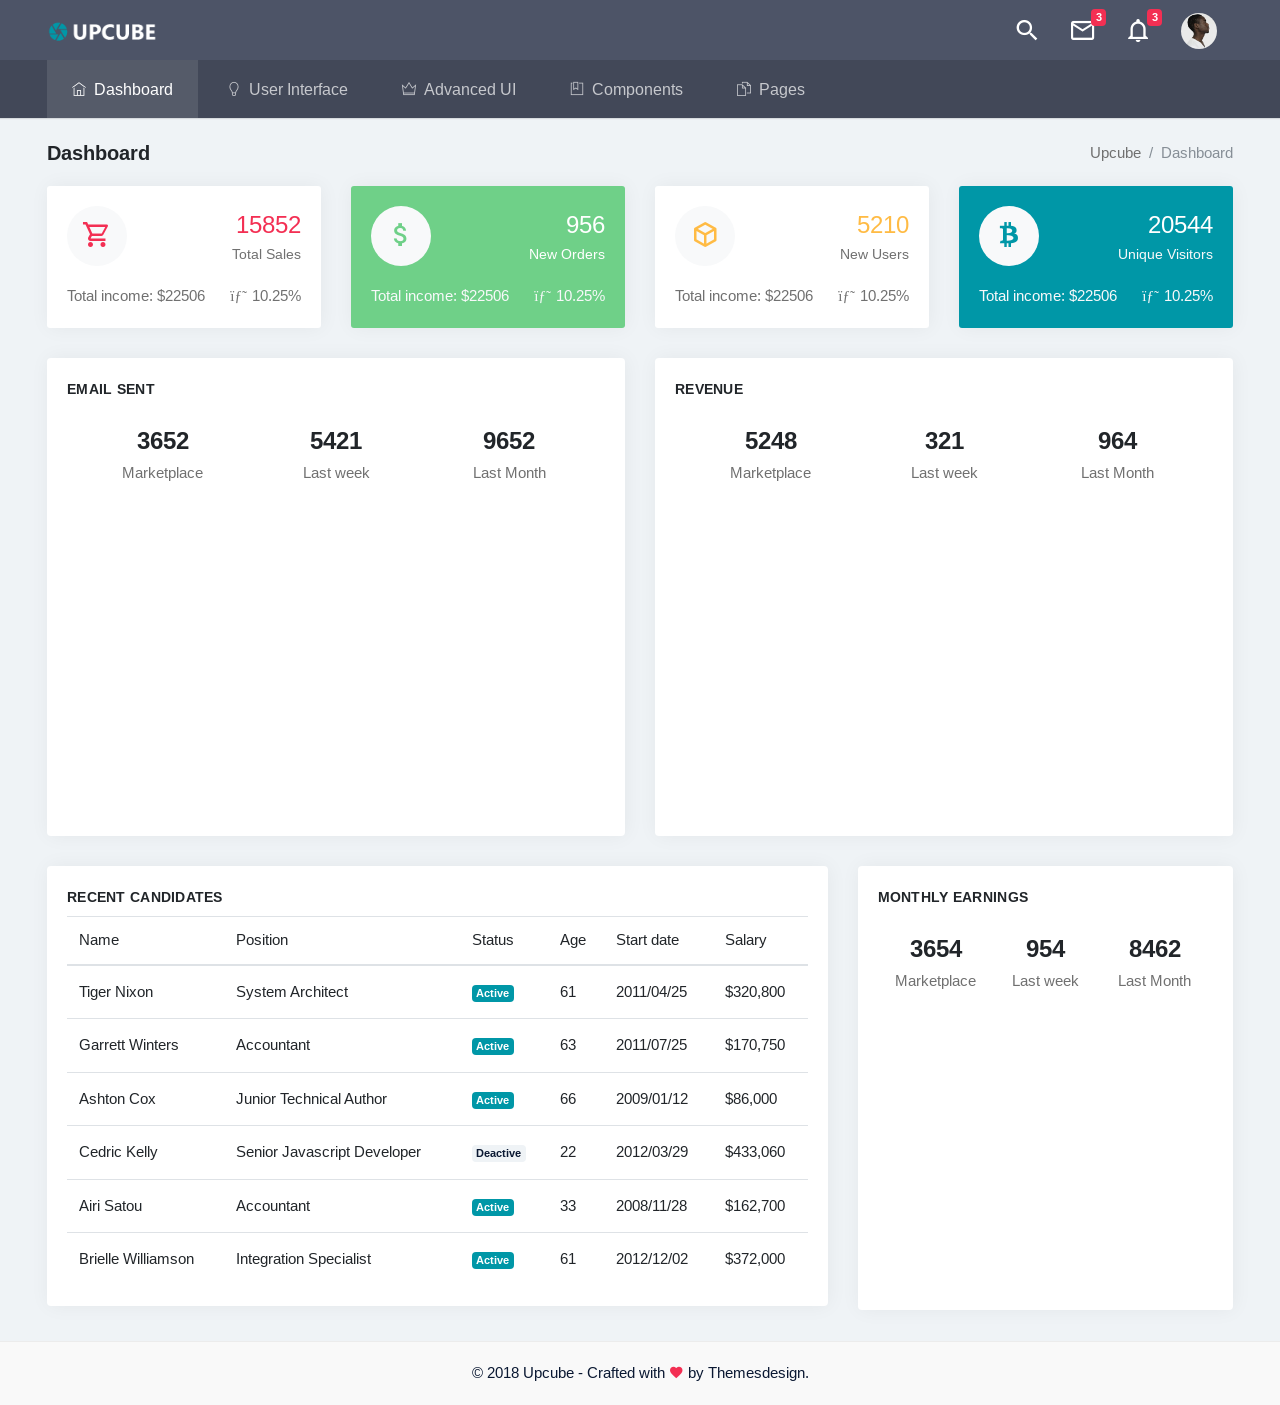
<file: webapp/public/adminlayouts/horizontal/index.html>
<!DOCTYPE html>
<html>
    <head>
        <meta charset="utf-8" />
        <meta http-equiv="X-UA-Compatible" content="IE=edge" />
        <meta name="viewport" content="width=device-width, initial-scale=1.0, user-scalable=0, minimal-ui" />
        <title>Upcube - Responsive Flat Admin Dashboard</title>
        <meta content="Admin Dashboard" name="description" />
        <meta content="Themesdesign" name="author" />
        <meta http-equiv="X-UA-Compatible" content="IE=edge" />

        <!-- App Icons -->
        <link rel="shortcut icon" href="./assets/images/favicon.ico" />

        <!--Morris Chart CSS -->
        <link rel="stylesheet" href="./assets/plugins/morris/morris.css" />

        <!-- App css -->
        <link href="./assets/css/bootstrap.min.css" rel="stylesheet" type="text/css" />
        <link href="./assets/css/icons.css" rel="stylesheet" type="text/css" />
        <link href="./assets/css/style.css" rel="stylesheet" type="text/css" />

    <meta http-equiv="Content-Type" content="text/html; charset=utf-8" /></head>


    <body>

        <!-- Loader -->
        <div id="preloader"><div id="status"><div class="spinner"></div></div></div>

        <!-- Navigation Bar-->
        <header id="topnav">
            <div class="topbar-main">
                <div class="container-fluid">

                    <!-- Logo container-->
                    <div class="logo">
                        <!-- Text Logo -->
                        <!--<a href="index.html" class="logo">-->
                        <!--Upcube-->
                        <!--</a>-->
                        <!-- Image Logo -->
                        <a href="./index.html" class="logo">
                            <img src="./assets/images/logo-sm.png" alt="" height="22" class="logo-small" />
                            <img src="./assets/images/logo.png" alt="" height="24" class="logo-large" />
                        </a>

                    </div>
                    <!-- End Logo container-->


                    <div class="menu-extras topbar-custom">

                        <!-- Search input -->
                        <div class="search-wrap" id="search-wrap">
                            <div class="search-bar">
                                <input class="search-input" type="search" placeholder="Search" />
                                <a href="#" class="close-search toggle-search" data-target="#search-wrap">
                                    <i class="mdi mdi-close-circle"></i>
                                </a>
                            </div>
                        </div>

                        <ul class="list-inline float-right mb-0">
                            <!-- Search -->
                            <li class="list-inline-item dropdown notification-list">
                                <a class="nav-link waves-effect toggle-search" href="#" data-target="#search-wrap">
                                    <i class="mdi mdi-magnify noti-icon"></i>
                                </a>
                            </li>
                            <!-- Messages-->
                            <li class="list-inline-item dropdown notification-list">
                                <a class="nav-link dropdown-toggle arrow-none waves-effect" data-toggle="dropdown" href="#" role="button" aria-haspopup="false" aria-expanded="false">
                                    <i class="mdi mdi-email-outline noti-icon"></i>
                                    <span class="badge badge-danger noti-icon-badge">3</span>
                                </a>
                                <div class="dropdown-menu dropdown-menu-right dropdown-arrow dropdown-menu-lg">
                                    <!-- item-->
                                    <div class="dropdown-item noti-title">
                                        <h5><span class="badge badge-danger float-right">745</span>Messages</h5>
                                    </div>

                                    <!-- item-->
                                    <a href="javascript:void(0);" class="dropdown-item notify-item">
                                        <div class="notify-icon"><img src="./assets/images/users/avatar-2.jpg" alt="user-img" class="img-fluid rounded-circle" /> </div>
                                        <p class="notify-details"><b>Charles M. Jones</b><small class="text-muted">Dummy text of the printing and typesetting industry.</small></p>
                                    </a>

                                    <!-- item-->
                                    <a href="javascript:void(0);" class="dropdown-item notify-item">
                                        <div class="notify-icon"><img src="./assets/images/users/avatar-3.jpg" alt="user-img" class="img-fluid rounded-circle" /> </div>
                                        <p class="notify-details"><b>Thomas J. Mimms</b><small class="text-muted">You have 87 unread messages</small></p>
                                    </a>

                                    <!-- item-->
                                    <a href="javascript:void(0);" class="dropdown-item notify-item">
                                        <div class="notify-icon"><img src="./assets/images/users/avatar-4.jpg" alt="user-img" class="img-fluid rounded-circle" /> </div>
                                        <p class="notify-details"><b>Luis M. Konrad</b><small class="text-muted">It is a long established fact that a reader will</small></p>
                                    </a>

                                    <!-- All-->
                                    <a href="javascript:void(0);" class="dropdown-item notify-item">
                                        View All
                                    </a>

                                </div>
                            </li>
                            <!-- notification-->
                            <li class="list-inline-item dropdown notification-list">
                                <a class="nav-link dropdown-toggle arrow-none waves-effect" data-toggle="dropdown" href="#" role="button" aria-haspopup="false" aria-expanded="false">
                                    <i class="mdi mdi-bell-outline noti-icon"></i>
                                    <span class="badge badge-danger noti-icon-badge">3</span>
                                </a>
                                <div class="dropdown-menu dropdown-menu-right dropdown-arrow dropdown-menu-lg">
                                    <!-- item-->
                                    <div class="dropdown-item noti-title">
                                        <h5>Notification (3)</h5>
                                    </div>

                                    <!-- item-->
                                    <a href="javascript:void(0);" class="dropdown-item notify-item active">
                                        <div class="notify-icon bg-success"><i class="mdi mdi-cart-outline"></i></div>
                                        <p class="notify-details"><b>Your order is placed</b><small class="text-muted">Dummy text of the printing and typesetting industry.</small></p>
                                    </a>

                                    <!-- item-->
                                    <a href="javascript:void(0);" class="dropdown-item notify-item">
                                        <div class="notify-icon bg-warning"><i class="mdi mdi-message"></i></div>
                                        <p class="notify-details"><b>New Message received</b><small class="text-muted">You have 87 unread messages</small></p>
                                    </a>

                                    <!-- item-->
                                    <a href="javascript:void(0);" class="dropdown-item notify-item">
                                        <div class="notify-icon bg-info"><i class="mdi mdi-martini"></i></div>
                                        <p class="notify-details"><b>Your item is shipped</b><small class="text-muted">It is a long established fact that a reader will</small></p>
                                    </a>

                                    <!-- All-->
                                    <a href="javascript:void(0);" class="dropdown-item notify-item">
                                        View All
                                    </a>

                                </div>
                            </li>
                            <!-- User-->
                            <li class="list-inline-item dropdown notification-list">
                                <a class="nav-link dropdown-toggle arrow-none waves-effect nav-user" data-toggle="dropdown" href="#" role="button" aria-haspopup="false" aria-expanded="false">
                                    <img src="./assets/images/users/avatar-1.jpg" alt="user" class="rounded-circle" />
                                </a>
                                <div class="dropdown-menu dropdown-menu-right profile-dropdown ">
                                    <a class="dropdown-item" href="#"><i class="dripicons-user text-muted"></i> Profile</a>
                                    <a class="dropdown-item" href="#"><i class="dripicons-wallet text-muted"></i> My Wallet</a>
                                    <a class="dropdown-item" href="#"><span class="badge badge-success pull-right m-t-5">5</span><i class="dripicons-gear text-muted"></i> Settings</a>
                                    <a class="dropdown-item" href="#"><i class="dripicons-lock text-muted"></i> Lock screen</a>
                                    <div class="dropdown-divider"></div>
                                    <a class="dropdown-item" href="#"><i class="dripicons-exit text-muted"></i> Logout</a>
                                </div>
                            </li>
                            <li class="menu-item list-inline-item">
                                <!-- Mobile menu toggle-->
                                <a class="navbar-toggle nav-link">
                                    <div class="lines">
                                        <span></span>
                                        <span></span>
                                        <span></span>
                                    </div>
                                </a>
                                <!-- End mobile menu toggle-->
                            </li>

                        </ul>
                    </div>
                    <!-- end menu-extras -->

                    <div class="clearfix"></div>

                </div> <!-- end container -->
            </div>
            <!-- end topbar-main -->

            <!-- MENU Start -->
            <div class="navbar-custom">
                <div class="container-fluid">
                    <div id="navigation">
                        <!-- Navigation Menu-->
                        <ul class="navigation-menu">

                            <li class="has-submenu">
                                <a href="./index.html"><i class="ti-home"></i>Dashboard</a>
                            </li>

                            <li class="has-submenu">
                                <a href="#"><i class="ti-light-bulb"></i>User Interface</a>
                                <ul class="submenu megamenu">
                                    <li>
                                        <ul>
                                            <li><a href="./ui-buttons.html">Buttons</a></li>
                                            <li><a href="./ui-cards.html">Cards</a></li>
                                            <li><a href="./ui-tabs-accordions.html">Tabs &amp; Accordions</a></li>
                                            <li><a href="./ui-modals.html">Modals</a></li>
                                            <li><a href="./ui-images.html">Images</a></li>
                                            <li><a href="./ui-alerts.html">Alerts</a></li>
                                        </ul>
                                    </li>
                                    <li>
                                        <ul>
                                            <li><a href="./ui-progressbars.html">Progress Bars</a></li>
                                            <li><a href="./ui-dropdowns.html">Dropdowns</a></li>
                                            <li><a href="./ui-lightbox.html">Lightbox</a></li>
                                            <li><a href="./ui-navs.html">Navs</a></li>
                                            <li><a href="./ui-pagination.html">Pagination</a></li>
                                            <li><a href="./ui-popover-tooltips.html">Popover & Tooltips</a></li>
                                        </ul>
                                    </li>
                                    <li>
                                        <ul>
                                            <li><a href="./ui-badge.html">Badge</a></li>
                                            <li><a href="./ui-carousel.html">Carousel</a></li>
                                            <li><a href="./ui-video.html">Video</a></li>
                                            <li><a href="./ui-typography.html">Typography</a></li>
                                            <li><a href="./ui-sweet-alert.html">Sweet-Alert</a></li>
                                            <li><a href="./ui-grid.html">Grid</a></li>
                                        </ul>
                                    </li>
                                </ul>
                            </li>

                            <li class="has-submenu">
                                <a href="#"><i class="ti-crown"></i>Advanced UI</a>
                                <ul class="submenu">
                                    <li><a href="./advanced-animation.html">Animation</a></li>
                                    <li><a href="./advanced-highlight.html">Highlight</a></li>
                                    <li><a href="./advanced-rating.html">Rating</a></li>
                                    <li><a href="./advanced-nestable.html">Nestable</a></li>
                                    <li><a href="./advanced-alertify.html">Alertify</a></li>
                                    <li><a href="./advanced-rangeslider.html">Range Slider</a></li>
                                    <li><a href="./advanced-sessiontimeout.html">Session Timeout</a></li>
                                </ul>
                            </li>

                            <li class="has-submenu">
                                <a href="#"><i class="ti-bookmark-alt"></i>Components</a>
                                <ul class="submenu">
                                    <li class="has-submenu">
                                        <a href="#">Forms</a>
                                        <ul class="submenu">
                                            <li><a href="./form-elements.html">Form Elements</a></li>
                                            <li><a href="./form-validation.html">Form Validation</a></li>
                                            <li><a href="./form-advanced.html">Form Advanced</a></li>
                                            <li><a href="./form-editors.html">Form Editors</a></li>
                                            <li><a href="./form-uploads.html">Form File Upload</a></li>
                                            <li><a href="./form-mask.html">Form Mask</a></li>
                                            <li><a href="./form-summernote.html">Summernote</a></li>
                                            <li><a href="./form-xeditable.html">Form Xeditable</a></li>
                                        </ul>
                                    </li>
                                    <li class="has-submenu">
                                        <a href="#">Icons</a>
                                        <ul class="submenu">
                                            <li><a href="./icons-material.html">Material Design</a></li>
                                            <li><a href="./icons-ion.html">Ion Icons</a></li>
                                            <li><a href="./icons-fontawesome.html">Font Awesome</a></li>
                                            <li><a href="./icons-themify.html">Themify Icons</a></li>
                                            <li><a href="./icons-dripicons.html">Dripicons</a></li>
                                            <li><a href="./icons-typicons.html">Typicons Icons</a></li>
                                        </ul>
                                    </li>
                                    <li>
                                        <a href="./calendar.html">Calendar</a>
                                    </li>
                                    <li class="has-submenu">
                                        <a href="#">Charts</a>
                                        <ul class="submenu">
                                            <li><a href="./charts-morris.html">Morris Chart</a></li>
                                            <li><a href="./charts-chartist.html">Chartist Chart</a></li>
                                            <li><a href="./charts-chartjs.html">Chartjs Chart</a></li>
                                            <li><a href="./charts-flot.html">Flot Chart</a></li>
                                            <li><a href="./charts-c3.html">C3 Chart</a></li>
                                            <li><a href="./charts-other.html">Jquery Knob Chart</a></li>
                                        </ul>
                                    </li>
                                    <li class="has-submenu">
                                        <a href="#">Tables </a>
                                        <ul class="submenu">
                                            <li><a href="./tables-basic.html">Basic Tables</a></li>
                                            <li><a href="./tables-datatable.html">Data Table</a></li>
                                            <li><a href="./tables-responsive.html">Responsive Table</a></li>
                                            <li><a href="./tables-editable.html">Editable Table</a></li>
                                        </ul>
                                    </li>
                                    <li class="has-submenu">
                                        <a href="#">Maps</a>
                                        <ul class="submenu">
                                            <li><a href="./maps-google.html"> Google Map</a></li>
                                            <li><a href="./maps-vector.html"> Vector Map</a></li>
                                        </ul>
                                    </li>
                                </ul>
                            </li>

                            <li class="has-submenu">
                                <a href="#"><i class="ti-files"></i>Pages</a>
                                <ul class="submenu megamenu">
                                    <li>
                                        <ul>
                                            <li><a href="./pages-timeline.html">Timeline</a></li>
                                            <li><a href="./pages-invoice.html">Invoice</a></li>
                                            <li><a href="./pages-directory.html">Directory</a></li>
                                            <li><a href="./pages-login.html">Login</a></li>
                                            <li><a href="./pages-register.html">Register</a></li>
                                        </ul>
                                    </li>
                                    <li>
                                        <ul>
                                            <li><a href="./pages-recoverpw.html">Recover Password</a></li>
                                            <li><a href="./pages-lock-screen.html">Lock Screen</a></li>
                                            <li><a href="./pages-blank.html">Blank Page</a></li>
                                            <li><a href="./pages-404.html">Error 404</a></li>
                                            <li><a href="./pages-500.html">Error 500</a></li>
                                        </ul>
                                    </li>
                                </ul>
                            </li>

                        </ul>
                        <!-- End navigation menu -->
                    </div> <!-- end #navigation -->
                </div> <!-- end container -->
            </div> <!-- end navbar-custom -->
        </header>
        <!-- End Navigation Bar-->


        <div class="wrapper">
            <div class="container-fluid">

                <!-- Page-Title -->
                <div class="row">
                    <div class="col-sm-12">
                        <div class="page-title-box">
                            <div class="btn-group pull-right">
                                <ol class="breadcrumb hide-phone p-0 m-0">
                                    <li class="breadcrumb-item"><a href="#">Upcube</a></li>
                                    <li class="breadcrumb-item active">Dashboard</li>
                                </ol>
                            </div>
                            <h4 class="page-title">Dashboard</h4>
                        </div>
                    </div>
                </div>
                <!-- end page title end breadcrumb -->


                <div class="row">
                    <div class="col-md-6 col-xl-3">
                        <div class="mini-stat clearfix bg-white">
                            <span class="mini-stat-icon bg-light"><i class="mdi mdi-cart-outline text-danger"></i></span>
                            <div class="mini-stat-info text-right text-muted">
                                <span class="counter text-danger">15852</span>
                                Total Sales
                            </div>
                            <p class="mb-0 m-t-20 text-muted">Total income: $22506 <span class="pull-right"><i class="fa fa-caret-up m-r-5"></i>10.25%</span></p>
                        </div>
                    </div>
                    <div class="col-md-6 col-xl-3">
                        <div class="mini-stat clearfix bg-success">
                            <span class="mini-stat-icon bg-light"><i class="mdi mdi-currency-usd text-success"></i></span>
                            <div class="mini-stat-info text-right text-white">
                                <span class="counter text-white">956</span>
                                New Orders
                            </div>
                            <p class="mb-0 m-t-20 text-light">Total income: $22506 <span class="pull-right"><i class="fa fa-caret-up m-r-5"></i>10.25%</span></p>
                        </div>
                    </div>
                    <div class="col-md-6 col-xl-3">
                        <div class="mini-stat clearfix bg-white">
                            <span class="mini-stat-icon bg-light"><i class="mdi mdi-cube-outline text-warning"></i></span>
                            <div class="mini-stat-info text-right text-muted">
                                <span class="counter text-warning">5210</span>
                                New Users
                            </div>
                            <p class="mb-0 m-t-20 text-muted">Total income: $22506 <span class="pull-right"><i class="fa fa-caret-up m-r-5"></i>10.25%</span></p>
                        </div>
                    </div>
                    <div class="col-md-6 col-xl-3">
                        <div class="mini-stat clearfix bg-info">
                            <span class="mini-stat-icon bg-light"><i class="mdi mdi-currency-btc text-info"></i></span>
                            <div class="mini-stat-info text-right text-light">
                                <span class="counter text-white">20544</span>
                                Unique Visitors
                            </div>
                            <p class="mb-0 m-t-20 text-light">Total income: $22506 <span class="pull-right"><i class="fa fa-caret-up m-r-5"></i>10.25%</span></p>
                        </div>
                    </div>
                </div>

                <div class="row">
                    <div class="col-md-6">
                        <div class="card m-b-30">
                            <div class="card-body">
                                <h4 class="mt-0 header-title">Email Sent</h4>

                                <ul class="list-inline widget-chart m-t-20 text-center">
                                    <li>
                                        <h4 class=""><b>3652</b></h4>
                                        <p class="text-muted m-b-0">Marketplace</p>
                                    </li>
                                    <li>
                                        <h4 class=""><b>5421</b></h4>
                                        <p class="text-muted m-b-0">Last week</p>
                                    </li>
                                    <li>
                                        <h4 class=""><b>9652</b></h4>
                                        <p class="text-muted m-b-0">Last Month</p>
                                    </li>
                                </ul>

                                <div id="morris-area-example" style="height: 300px"></div>
                            </div>
                        </div>
                    </div>

                    <div class="col-md-6">
                        <div class="card m-b-30">
                            <div class="card-body">
                                <h4 class="mt-0 header-title">Revenue</h4>

                                <ul class="list-inline widget-chart m-t-20 text-center">
                                    <li>
                                        <h4 class=""><b>5248</b></h4>
                                        <p class="text-muted m-b-0">Marketplace</p>
                                    </li>
                                    <li>
                                        <h4 class=""><b>321</b></h4>
                                        <p class="text-muted m-b-0">Last week</p>
                                    </li>
                                    <li>
                                        <h4 class=""><b>964</b></h4>
                                        <p class="text-muted m-b-0">Last Month</p>
                                    </li>
                                </ul>

                                <div id="morris-bar-example" style="height: 300px"></div>
                            </div>
                        </div>
                    </div>
                </div>

                <div class="row">

                    <div class="col-xl-8">
                        <div class="card m-b-30">
                            <div class="card-body">
                                <h4 class="mt-0 m-b-15 header-title">Recent Candidates</h4>

                                <div class="table-responsive">
                                    <table class="table table-hover mb-0">
                                        <thead>
                                        <tr>
                                            <th>Name</th>
                                            <th>Position</th>
                                            <th>Status</th>
                                            <th>Age</th>
                                            <th>Start date</th>
                                            <th>Salary</th>
                                        </tr>

                                        </thead>
                                        <tbody>
                                        <tr>
                                            <td>Tiger Nixon</td>
                                            <td>System Architect</td>
                                            <td><span class="badge badge-info">Active</span></td>
                                            <td>61</td>
                                            <td>2011/04/25</td>
                                            <td>$320,800</td>
                                        </tr>
                                        <tr>
                                            <td>Garrett Winters</td>
                                            <td>Accountant</td>
                                            <td><span class="badge badge-info">Active</span></td>
                                            <td>63</td>
                                            <td>2011/07/25</td>
                                            <td>$170,750</td>
                                        </tr>
                                        <tr>
                                            <td>Ashton Cox</td>
                                            <td>Junior Technical Author</td>
                                            <td><span class="badge badge-info">Active</span></td>
                                            <td>66</td>
                                            <td>2009/01/12</td>
                                            <td>$86,000</td>
                                        </tr>
                                        <tr>
                                            <td>Cedric Kelly</td>
                                            <td>Senior Javascript Developer</td>
                                            <td><span class="badge badge-default">Deactive</span></td>
                                            <td>22</td>
                                            <td>2012/03/29</td>
                                            <td>$433,060</td>
                                        </tr>
                                        <tr>
                                            <td>Airi Satou</td>
                                            <td>Accountant</td>
                                            <td><span class="badge badge-info">Active</span></td>
                                            <td>33</td>
                                            <td>2008/11/28</td>
                                            <td>$162,700</td>
                                        </tr>
                                        <tr>
                                            <td>Brielle Williamson</td>
                                            <td>Integration Specialist</td>
                                            <td><span class="badge badge-info">Active</span></td>
                                            <td>61</td>
                                            <td>2012/12/02</td>
                                            <td>$372,000</td>
                                        </tr>

                                        </tbody>
                                    </table>
                                </div>

                            </div>
                        </div>
                    </div>

                    <div class="col-xl-4">
                        <div class="card m-b-30">
                            <div class="card-body">
                                <h4 class="mt-0 header-title">Monthly Earnings</h4>

                                <ul class="list-inline widget-chart m-t-20 text-center">
                                    <li>
                                        <h4 class=""><b>3654</b></h4>
                                        <p class="text-muted m-b-0">Marketplace</p>
                                    </li>
                                    <li>
                                        <h4 class=""><b>954</b></h4>
                                        <p class="text-muted m-b-0">Last week</p>
                                    </li>
                                    <li>
                                        <h4 class=""><b>8462</b></h4>
                                        <p class="text-muted m-b-0">Last Month</p>
                                    </li>
                                </ul>

                                <div id="morris-donut-example" style="height: 265px"></div>
                            </div>
                        </div>
                    </div>

                </div>
                <!-- end row -->

            </div> <!-- end container -->
        </div>
        <!-- end wrapper -->


        <!-- Footer -->
        <footer class="footer">
            <div class="container-fluid">
                <div class="row">
                    <div class="col-12">
                        © 2018 Upcube - Crafted with <i class="mdi mdi-heart text-danger"></i> by Themesdesign.
                    </div>
                </div>
            </div>
        </footer>
        <!-- End Footer -->


        <!-- jQuery  -->
        <script src="./assets/js/jquery.min.js"></script>
        <script src="./assets/js/popper.min.js"></script>
        <script src="./assets/js/bootstrap.min.js"></script>
        <script src="./assets/js/modernizr.min.js"></script>
        <script src="./assets/js/waves.js"></script>
        <script src="./assets/js/jquery.slimscroll.js"></script>
        <script src="./assets/js/jquery.nicescroll.js"></script>
        <script src="./assets/js/jquery.scrollTo.min.js"></script>

        <!--Morris Chart-->
        <script src="./assets/plugins/morris/morris.min.js"></script>
        <script src="./assets/plugins/raphael/raphael-min.js"></script>

        <script src="./assets/pages/dashborad.js"></script>

        <!-- App js -->
        <script src="./assets/js/app.js"></script>

    </body>
</html>
</file>
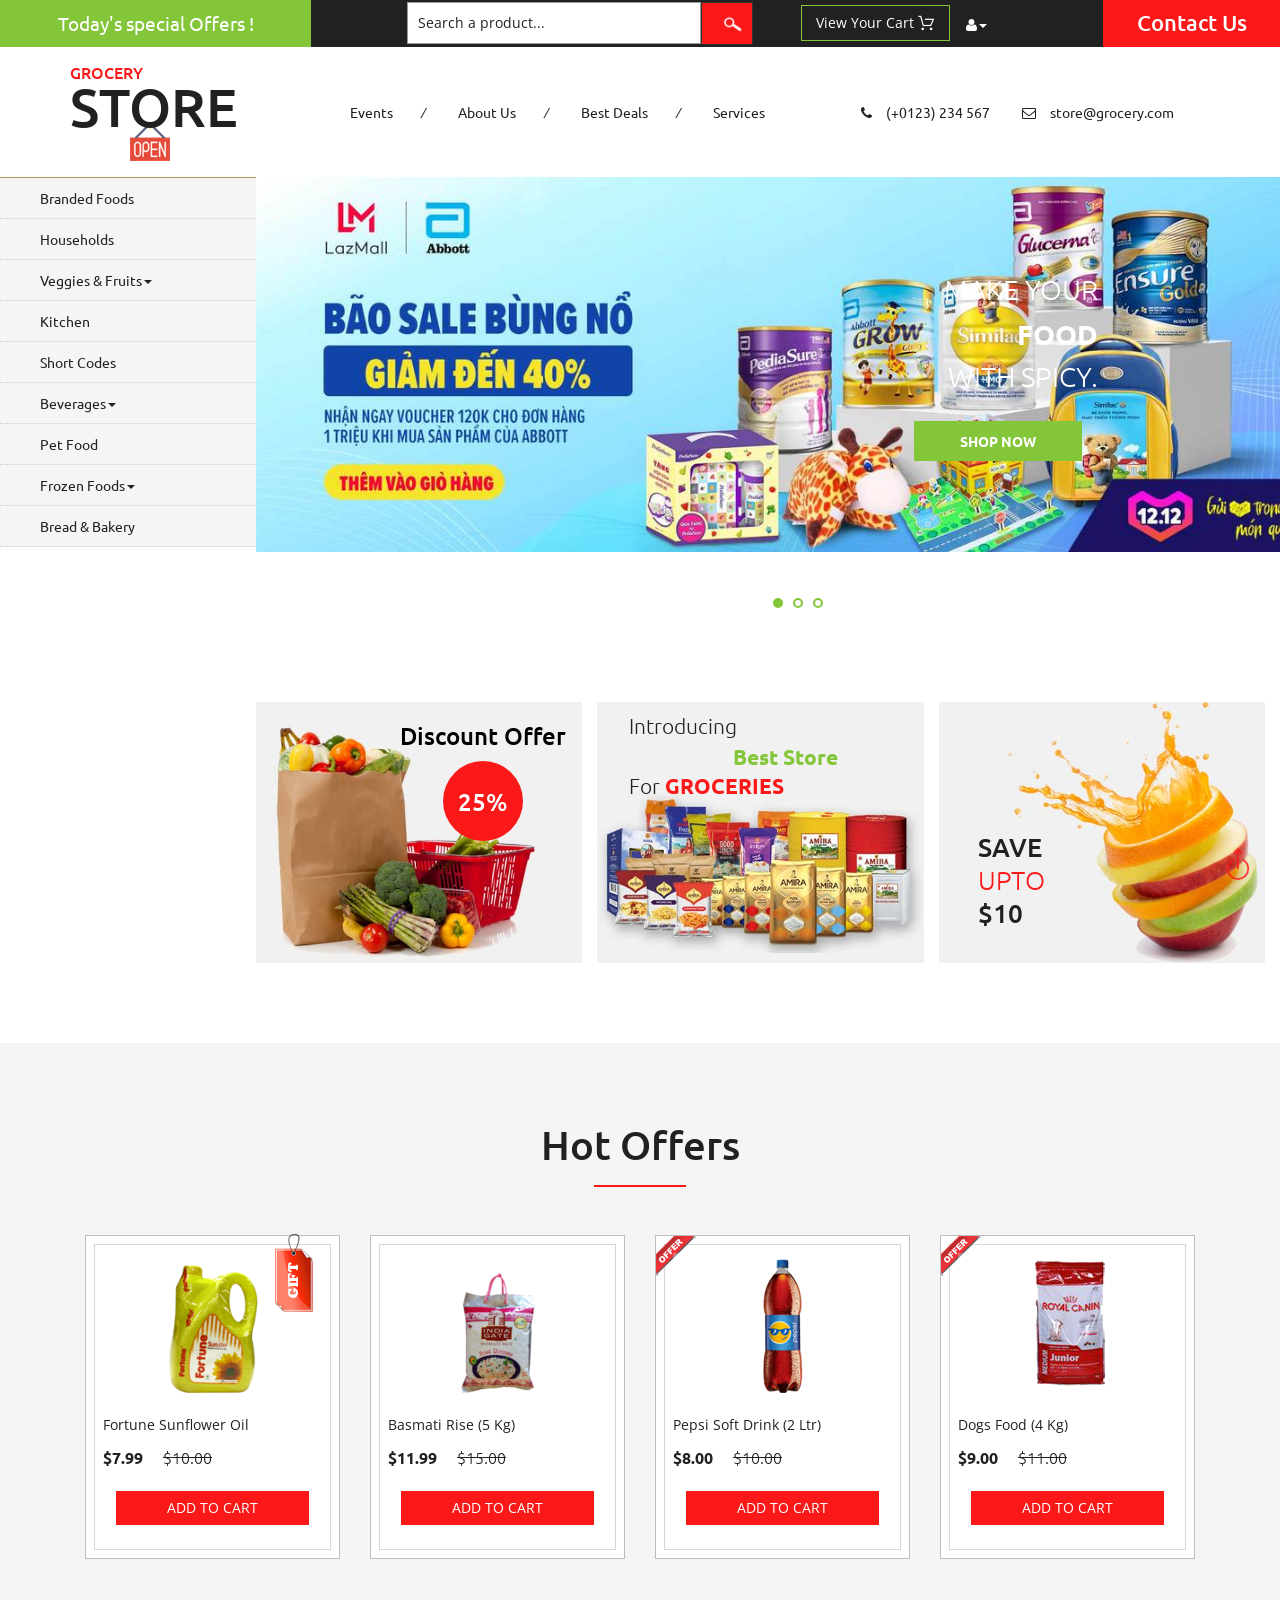
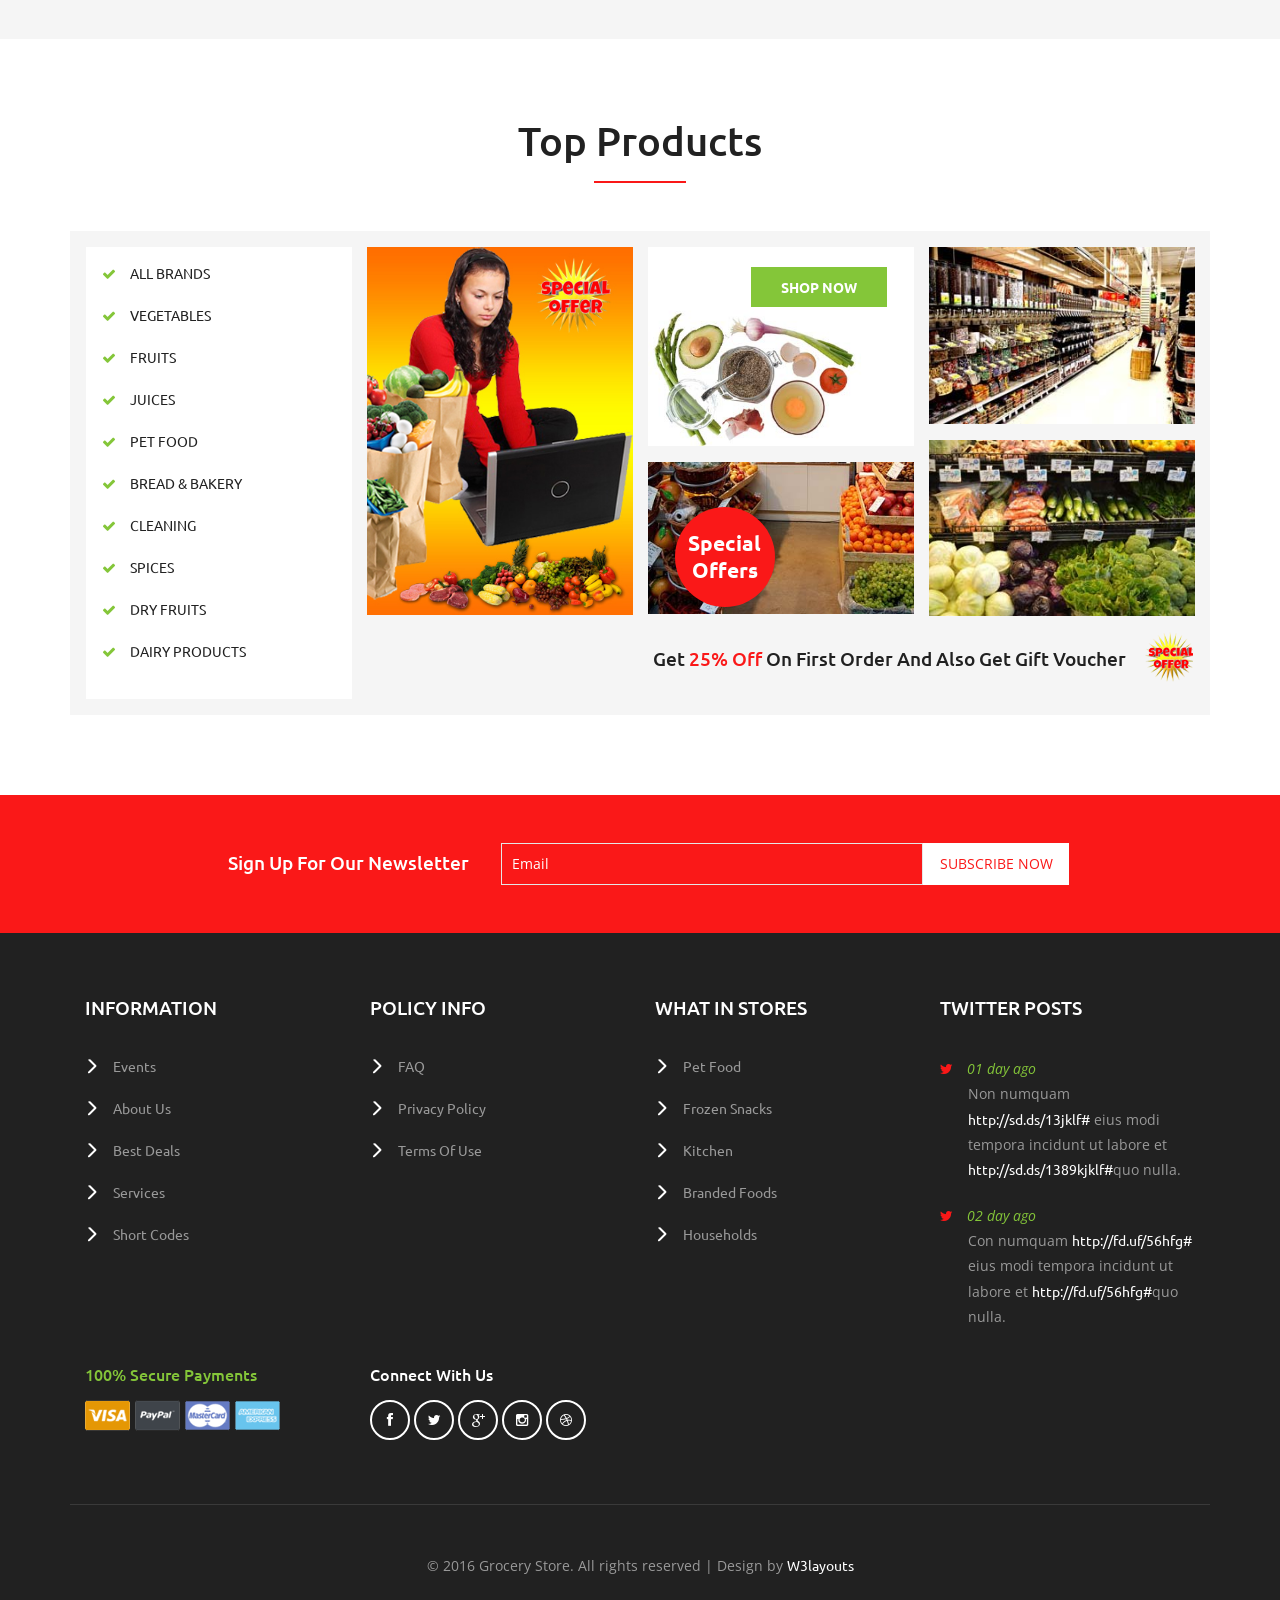
<file: webapp/public/userlayouts/webuser/index.html>
<!--
author: W3layouts
author URL: http://w3layouts.com
License: Creative Commons Attribution 3.0 Unported
License URL: http://creativecommons.org/licenses/by/3.0/
-->
<!DOCTYPE html>
<html>
<head>
<title>Grocery Store a Ecommerce Online Shopping Category Flat Bootstrap Responsive Website Template | Home :: w3layouts</title>
<!-- for-mobile-apps -->
<meta name="viewport" content="width=device-width, initial-scale=1">
<meta http-equiv="Content-Type" content="text/html; charset=utf-8" />
<meta name="keywords" content="Grocery Store Responsive web template, Bootstrap Web Templates, Flat Web Templates, Android Compatible web template, 
Smartphone Compatible web template, free webdesigns for Nokia, Samsung, LG, SonyEricsson, Motorola web design" />
<script type="application/x-javascript"> addEventListener("load", function() { setTimeout(hideURLbar, 0); }, false);
		function hideURLbar(){ window.scrollTo(0,1); } </script>
<!-- //for-mobile-apps -->
<link href="css/bootstrap.css" rel="stylesheet" type="text/css" media="all" />
<link href="css/style.css" rel="stylesheet" type="text/css" media="all" />
<!-- font-awesome icons -->
<link href="css/font-awesome.css" rel="stylesheet" type="text/css" media="all" /> 
<!-- //font-awesome icons -->
<!-- js -->
<script src="js/jquery-1.11.1.min.js"></script>
<!-- //js -->
<link href='//fonts.googleapis.com/css?family=Ubuntu:400,300,300italic,400italic,500,500italic,700,700italic' rel='stylesheet' type='text/css'>
<link href='//fonts.googleapis.com/css?family=Open+Sans:400,300,300italic,400italic,600,600italic,700,700italic,800,800italic' rel='stylesheet' type='text/css'>
<!-- start-smoth-scrolling -->
<script type="text/javascript" src="js/move-top.js"></script>
<script type="text/javascript" src="js/easing.js"></script>
<script type="text/javascript">
	jQuery(document).ready(function($) {
		$(".scroll").click(function(event){		
			event.preventDefault();
			$('html,body').animate({scrollTop:$(this.hash).offset().top},1000);
		});
	});
</script>
<!-- start-smoth-scrolling -->
</head>
	
<body>
<!-- header -->
	<div class="agileits_header">
		<div class="w3l_offers">
			<a href="products.html">Today's special Offers !</a>
		</div>
		<div class="w3l_search">
			<form action="#" method="post">
				<input type="text" name="Product" value="Search a product..." onfocus="this.value = '';" onblur="if (this.value == '') {this.value = 'Search a product...';}" required="">
				<input type="submit" value=" ">
			</form>
		</div>
		<div class="product_list_header">  
			<form action="#" method="post" class="last">
                <fieldset>
                    <input type="hidden" name="cmd" value="_cart" />
                    <input type="hidden" name="display" value="1" />
                    <input type="submit" name="submit" value="View your cart" class="button" />
                </fieldset>
            </form>
		</div>
		<div class="w3l_header_right">
			<ul>
				<li class="dropdown profile_details_drop">
					<a href="#" class="dropdown-toggle" data-toggle="dropdown"><i class="fa fa-user" aria-hidden="true"></i><span class="caret"></span></a>
					<div class="mega-dropdown-menu">
						<div class="w3ls_vegetables">
							<ul class="dropdown-menu drp-mnu">
								<li><a href="login.html">Login</a></li> 
								<li><a href="login.html">Sign Up</a></li>
							</ul>
						</div>                  
					</div>	
				</li>
			</ul>
		</div>
		<div class="w3l_header_right1">
			<h2><a href="mail.html">Contact Us</a></h2>
		</div>
		<div class="clearfix"> </div>
	</div>
<!-- script-for sticky-nav -->
	<script>
	$(document).ready(function() {
		 var navoffeset=$(".agileits_header").offset().top;
		 $(window).scroll(function(){
			var scrollpos=$(window).scrollTop(); 
			if(scrollpos >=navoffeset){
				$(".agileits_header").addClass("fixed");
			}else{
				$(".agileits_header").removeClass("fixed");
			}
		 });
		 
	});
	</script>
<!-- //script-for sticky-nav -->
	<div class="logo_products">
		<div class="container">
			<div class="w3ls_logo_products_left">
				<h1><a href="index.html"><span>Grocery</span> Store</a></h1>
			</div>
			<div class="w3ls_logo_products_left1">
				<ul class="special_items">
					<li><a href="events.html">Events</a><i>/</i></li>
					<li><a href="about.html">About Us</a><i>/</i></li>
					<li><a href="products.html">Best Deals</a><i>/</i></li>
					<li><a href="services.html">Services</a></li>
				</ul>
			</div>
			<div class="w3ls_logo_products_left1">
				<ul class="phone_email">
					<li><i class="fa fa-phone" aria-hidden="true"></i>(+0123) 234 567</li>
					<li><i class="fa fa-envelope-o" aria-hidden="true"></i><a href="mailto:store@grocery.com">store@grocery.com</a></li>
				</ul>
			</div>
			<div class="clearfix"> </div>
		</div>
	</div>
<!-- //header -->
<!-- banner -->
	<div class="banner">
		<div class="w3l_banner_nav_left">
			<nav class="navbar nav_bottom">
			 <!-- Brand and toggle get grouped for better mobile display -->
			  <div class="navbar-header nav_2">
				  <button type="button" class="navbar-toggle collapsed navbar-toggle1" data-toggle="collapse" data-target="#bs-megadropdown-tabs">
					<span class="sr-only">Toggle navigation</span>
					<span class="icon-bar"></span>
					<span class="icon-bar"></span>
					<span class="icon-bar"></span>
				  </button>
			   </div> 
			   <!-- Collect the nav links, forms, and other content for toggling -->
				<div class="collapse navbar-collapse" id="bs-megadropdown-tabs">
					<ul class="nav navbar-nav nav_1">
						<li><a href="products.html">Branded Foods</a></li>
						<li><a href="household.html">Households</a></li>
						<li class="dropdown mega-dropdown active">
							<a href="#" class="dropdown-toggle" data-toggle="dropdown">Veggies & Fruits<span class="caret"></span></a>				
							<div class="dropdown-menu mega-dropdown-menu w3ls_vegetables_menu">
								<div class="w3ls_vegetables">
									<ul>	
										<li><a href="vegetables.html">Vegetables</a></li>
										<li><a href="vegetables.html">Fruits</a></li>
									</ul>
								</div>                  
							</div>				
						</li>
						<li><a href="kitchen.html">Kitchen</a></li>
						<li><a href="short-codes.html">Short Codes</a></li>
						<li class="dropdown">
							<a href="#" class="dropdown-toggle" data-toggle="dropdown">Beverages<span class="caret"></span></a>
							<div class="dropdown-menu mega-dropdown-menu w3ls_vegetables_menu">
								<div class="w3ls_vegetables">
									<ul>
										<li><a href="drinks.html">Soft Drinks</a></li>
										<li><a href="drinks.html">Juices</a></li>
									</ul>
								</div>                  
							</div>	
						</li>
						<li><a href="pet.html">Pet Food</a></li>
						<li class="dropdown">
							<a href="#" class="dropdown-toggle" data-toggle="dropdown">Frozen Foods<span class="caret"></span></a>
							<div class="dropdown-menu mega-dropdown-menu w3ls_vegetables_menu">
								<div class="w3ls_vegetables">
									<ul>
										<li><a href="frozen.html">Frozen Snacks</a></li>
										<li><a href="frozen.html">Frozen Nonveg</a></li>
									</ul>
								</div>                  
							</div>	
						</li>
						<li><a href="bread.html">Bread & Bakery</a></li>
					</ul>
				 </div><!-- /.navbar-collapse -->
			</nav>
		</div>
		<div class="w3l_banner_nav_right">
			<section class="slider">
				<div class="flexslider">
					<ul class="slides">
						<li>
							<div class="w3l_banner_nav_right_banner">
								<h3>Make your <span>food</span> with Spicy.</h3>
								<div class="more">
									<a href="products.html" class="button--saqui button--round-l button--text-thick" data-text="Shop now">Shop now</a>
								</div>
							</div>
						</li>
						<li>
							<div class="w3l_banner_nav_right_banner1">
								<h3>Make your <span>food</span> with Spicy.</h3>
								<div class="more">
									<a href="products.html" class="button--saqui button--round-l button--text-thick" data-text="Shop now">Shop now</a>
								</div>
							</div>
						</li>
						<li>
							<div class="w3l_banner_nav_right_banner2">
								<h3>upto <i>50%</i> off.</h3>
								<div class="more">
									<a href="products.html" class="button--saqui button--round-l button--text-thick" data-text="Shop now">Shop now</a>
								</div>
							</div>
						</li>
					</ul>
				</div>
			</section>
			<!-- flexSlider -->
				<link rel="stylesheet" href="css/flexslider.css" type="text/css" media="screen" property="" />
				<script defer src="js/jquery.flexslider.js"></script>
				<script type="text/javascript">
				$(window).load(function(){
				  $('.flexslider').flexslider({
					animation: "slide",
					start: function(slider){
					  $('body').removeClass('loading');
					}
				  });
				});
			  </script>
			<!-- //flexSlider -->
		</div>
		<div class="clearfix"></div>
	</div>
<!-- banner -->
	<div class="banner_bottom">
			<div class="wthree_banner_bottom_left_grid_sub">
			</div>
			<div class="wthree_banner_bottom_left_grid_sub1">
				<div class="col-md-4 wthree_banner_bottom_left">
					<div class="wthree_banner_bottom_left_grid">
						<img src="images/4.jpg" alt=" " class="img-responsive" />
						<div class="wthree_banner_bottom_left_grid_pos">
							<h4>Discount Offer <span>25%</span></h4>
						</div>
					</div>
				</div>
				<div class="col-md-4 wthree_banner_bottom_left">
					<div class="wthree_banner_bottom_left_grid">
						<img src="images/5.jpg" alt=" " class="img-responsive" />
						<div class="wthree_banner_btm_pos">
							<h3>introducing <span>best store</span> for <i>groceries</i></h3>
						</div>
					</div>
				</div>
				<div class="col-md-4 wthree_banner_bottom_left">
					<div class="wthree_banner_bottom_left_grid">
						<img src="images/6.jpg" alt=" " class="img-responsive" />
						<div class="wthree_banner_btm_pos1">
							<h3>Save <span>Upto</span> $10</h3>
						</div>
					</div>
				</div>
				<div class="clearfix"> </div>
			</div>
			<div class="clearfix"> </div>
	</div>
<!-- top-brands -->
	<div class="top-brands">
		<div class="container">
			<h3>Hot Offers</h3>
			<div class="agile_top_brands_grids">
				<div class="col-md-3 top_brand_left">
					<div class="hover14 column">
						<div class="agile_top_brand_left_grid">
							<div class="tag"><img src="images/tag.png" alt=" " class="img-responsive" /></div>
							<div class="agile_top_brand_left_grid1">
								<figure>
									<div class="snipcart-item block" >
										<div class="snipcart-thumb">
											<a href="single.html"><img title=" " alt=" " src="images/1.png" /></a>		
											<p>fortune sunflower oil</p>
											<h4>$7.99 <span>$10.00</span></h4>
										</div>
										<div class="snipcart-details top_brand_home_details">
											<form action="checkout.html" method="post">
												<fieldset>
													<input type="hidden" name="cmd" value="_cart" />
													<input type="hidden" name="add" value="1" />
													<input type="hidden" name="business" value=" " />
													<input type="hidden" name="item_name" value="Fortune Sunflower Oil" />
													<input type="hidden" name="amount" value="7.99" />
													<input type="hidden" name="discount_amount" value="1.00" />
													<input type="hidden" name="currency_code" value="USD" />
													<input type="hidden" name="return" value=" " />
													<input type="hidden" name="cancel_return" value=" " />
													<input type="submit" name="submit" value="Add to cart" class="button" />
												</fieldset>
													
											</form>
									
										</div>
									</div>
								</figure>
							</div>
						</div>
					</div>
				</div>
				<div class="col-md-3 top_brand_left">
					<div class="hover14 column">
						<div class="agile_top_brand_left_grid">
							<div class="agile_top_brand_left_grid1">
								<figure>
									<div class="snipcart-item block" >
										<div class="snipcart-thumb">
											<a href="single.html"><img title=" " alt=" " src="images/3.png" /></a>		
											<p>basmati rise (5 Kg)</p>
											<h4>$11.99 <span>$15.00</span></h4>
										</div>
										<div class="snipcart-details top_brand_home_details">
											<form action="#" method="post">
												<fieldset>
													<input type="hidden" name="cmd" value="_cart" />
													<input type="hidden" name="add" value="1" />
													<input type="hidden" name="business" value=" " />
													<input type="hidden" name="item_name" value="basmati rise" />
													<input type="hidden" name="amount" value="11.99" />
													<input type="hidden" name="discount_amount" value="1.00" />
													<input type="hidden" name="currency_code" value="USD" />
													<input type="hidden" name="return" value=" " />
													<input type="hidden" name="cancel_return" value=" " />
													<input type="submit" name="submit" value="Add to cart" class="button" />
												</fieldset>
											</form>
										</div>
									</div>
								</figure>
							</div>
						</div>
					</div>
				</div>
				<div class="col-md-3 top_brand_left">
					<div class="hover14 column">
						<div class="agile_top_brand_left_grid">
							<div class="agile_top_brand_left_grid_pos">
								<img src="images/offer.png" alt=" " class="img-responsive" />
							</div>
							<div class="agile_top_brand_left_grid1">
								<figure>
									<div class="snipcart-item block">
										<div class="snipcart-thumb">
											<a href="single.html"><img src="images/2.png" alt=" " class="img-responsive" /></a>
											<p>Pepsi soft drink (2 Ltr)</p>
											<h4>$8.00 <span>$10.00</span></h4>
										</div>
										<div class="snipcart-details top_brand_home_details">
											<form action="#" method="post">
												<fieldset>
													<input type="hidden" name="cmd" value="_cart" />
													<input type="hidden" name="add" value="1" />
													<input type="hidden" name="business" value=" " />
													<input type="hidden" name="item_name" value="Pepsi soft drink" />
													<input type="hidden" name="amount" value="8.00" />
													<input type="hidden" name="discount_amount" value="1.00" />
													<input type="hidden" name="currency_code" value="USD" />
													<input type="hidden" name="return" value=" " />
													<input type="hidden" name="cancel_return" value=" " />
													<input type="submit" name="submit" value="Add to cart" class="button" />
												</fieldset>
											</form>
										</div>
									</div>
								</figure>
							</div>
						</div>
					</div>
				</div>
				<div class="col-md-3 top_brand_left">
					<div class="hover14 column">
						<div class="agile_top_brand_left_grid">
							<div class="agile_top_brand_left_grid_pos">
								<img src="images/offer.png" alt=" " class="img-responsive" />
							</div>
							<div class="agile_top_brand_left_grid1">
								<figure>
									<div class="snipcart-item block">
										<div class="snipcart-thumb">
											<a href="single.html"><img src="images/4.png" alt=" " class="img-responsive" /></a>
											<p>dogs food (4 Kg)</p>
											<h4>$9.00 <span>$11.00</span></h4>
										</div>
										<div class="snipcart-details top_brand_home_details">
											<form action="#" method="post">
												<fieldset>
													<input type="hidden" name="cmd" value="_cart" />
													<input type="hidden" name="add" value="1" />
													<input type="hidden" name="business" value=" " />
													<input type="hidden" name="item_name" value="dogs food" />
													<input type="hidden" name="amount" value="9.00" />
													<input type="hidden" name="discount_amount" value="1.00" />
													<input type="hidden" name="currency_code" value="USD" />
													<input type="hidden" name="return" value=" " />
													<input type="hidden" name="cancel_return" value=" " />
													<input type="submit" name="submit" value="Add to cart" class="button" />
												</fieldset>
											</form>
										</div>
									</div>
								</figure>
							</div>
						</div>
					</div>
				</div>
				<div class="clearfix"> </div>
			</div>
		</div>
	</div>
<!-- //top-brands -->
<!-- fresh-vegetables -->
	<div class="fresh-vegetables">
		<div class="container">
			<h3>Top Products</h3>
			<div class="w3l_fresh_vegetables_grids">
				<div class="col-md-3 w3l_fresh_vegetables_grid w3l_fresh_vegetables_grid_left">
					<div class="w3l_fresh_vegetables_grid2">
						<ul>
							<li><i class="fa fa-check" aria-hidden="true"></i><a href="products.html">All Brands</a></li>
							<li><i class="fa fa-check" aria-hidden="true"></i><a href="vegetables.html">Vegetables</a></li>
							<li><i class="fa fa-check" aria-hidden="true"></i><a href="vegetables.html">Fruits</a></li>
							<li><i class="fa fa-check" aria-hidden="true"></i><a href="drinks.html">Juices</a></li>
							<li><i class="fa fa-check" aria-hidden="true"></i><a href="pet.html">Pet Food</a></li>
							<li><i class="fa fa-check" aria-hidden="true"></i><a href="bread.html">Bread & Bakery</a></li>
							<li><i class="fa fa-check" aria-hidden="true"></i><a href="household.html">Cleaning</a></li>
							<li><i class="fa fa-check" aria-hidden="true"></i><a href="products.html">Spices</a></li>
							<li><i class="fa fa-check" aria-hidden="true"></i><a href="products.html">Dry Fruits</a></li>
							<li><i class="fa fa-check" aria-hidden="true"></i><a href="products.html">Dairy Products</a></li>
						</ul>
					</div>
				</div>
				<div class="col-md-9 w3l_fresh_vegetables_grid_right">
					<div class="col-md-4 w3l_fresh_vegetables_grid">
						<div class="w3l_fresh_vegetables_grid1">
							<img src="images/8.jpg" alt=" " class="img-responsive" />
						</div>
					</div>
					<div class="col-md-4 w3l_fresh_vegetables_grid">
						<div class="w3l_fresh_vegetables_grid1">
							<div class="w3l_fresh_vegetables_grid1_rel">
								<img src="images/7.jpg" alt=" " class="img-responsive" />
								<div class="w3l_fresh_vegetables_grid1_rel_pos">
									<div class="more m1">
										<a href="products.html" class="button--saqui button--round-l button--text-thick" data-text="Shop now">Shop now</a>
									</div>
								</div>
							</div>
						</div>
						<div class="w3l_fresh_vegetables_grid1_bottom">
							<img src="images/10.jpg" alt=" " class="img-responsive" />
							<div class="w3l_fresh_vegetables_grid1_bottom_pos">
								<h5>Special Offers</h5>
							</div>
						</div>
					</div>
					<div class="col-md-4 w3l_fresh_vegetables_grid">
						<div class="w3l_fresh_vegetables_grid1">
							<img src="images/9.jpg" alt=" " class="img-responsive" />
						</div>
						<div class="w3l_fresh_vegetables_grid1_bottom">
							<img src="images/11.jpg" alt=" " class="img-responsive" />
						</div>
					</div>
					<div class="clearfix"> </div>
					<div class="agileinfo_move_text">
						<div class="agileinfo_marquee">
							<h4>get <span class="blink_me">25% off</span> on first order and also get gift voucher</h4>
						</div>
						<div class="agileinfo_breaking_news">
							<span> </span>
						</div>
						<div class="clearfix"></div>
					</div>
				</div>
				<div class="clearfix"> </div>
			</div>
		</div>
	</div>
<!-- //fresh-vegetables -->
<!-- newsletter -->
	<div class="newsletter">
		<div class="container">
			<div class="w3agile_newsletter_left">
				<h3>sign up for our newsletter</h3>
			</div>
			<div class="w3agile_newsletter_right">
				<form action="#" method="post">
					<input type="email" name="Email" value="Email" onfocus="this.value = '';" onblur="if (this.value == '') {this.value = 'Email';}" required="">
					<input type="submit" value="subscribe now">
				</form>
			</div>
			<div class="clearfix"> </div>
		</div>
	</div>
<!-- //newsletter -->
<!-- footer -->
	<div class="footer">
		<div class="container">
			<div class="col-md-3 w3_footer_grid">
				<h3>information</h3>
				<ul class="w3_footer_grid_list">
					<li><a href="events.html">Events</a></li>
					<li><a href="about.html">About Us</a></li>
					<li><a href="products.html">Best Deals</a></li>
					<li><a href="services.html">Services</a></li>
					<li><a href="short-codes.html">Short Codes</a></li>
				</ul>
			</div>
			<div class="col-md-3 w3_footer_grid">
				<h3>policy info</h3>
				<ul class="w3_footer_grid_list">
					<li><a href="faqs.html">FAQ</a></li>
					<li><a href="privacy.html">privacy policy</a></li>
					<li><a href="privacy.html">terms of use</a></li>
				</ul>
			</div>
			<div class="col-md-3 w3_footer_grid">
				<h3>what in stores</h3>
				<ul class="w3_footer_grid_list">
					<li><a href="pet.html">Pet Food</a></li>
					<li><a href="frozen.html">Frozen Snacks</a></li>
					<li><a href="kitchen.html">Kitchen</a></li>
					<li><a href="products.html">Branded Foods</a></li>
					<li><a href="household.html">Households</a></li>
				</ul>
			</div>
			<div class="col-md-3 w3_footer_grid">
				<h3>twitter posts</h3>
				<ul class="w3_footer_grid_list1">
					<li><label class="fa fa-twitter" aria-hidden="true"></label><i>01 day ago</i><span>Non numquam <a href="#">http://sd.ds/13jklf#</a>
						eius modi tempora incidunt ut labore et
						<a href="#">http://sd.ds/1389kjklf#</a>quo nulla.</span></li>
					<li><label class="fa fa-twitter" aria-hidden="true"></label><i>02 day ago</i><span>Con numquam <a href="#">http://fd.uf/56hfg#</a>
						eius modi tempora incidunt ut labore et
						<a href="#">http://fd.uf/56hfg#</a>quo nulla.</span></li>
				</ul>
			</div>
			<div class="clearfix"> </div>
			<div class="agile_footer_grids">
				<div class="col-md-3 w3_footer_grid agile_footer_grids_w3_footer">
					<div class="w3_footer_grid_bottom">
						<h4>100% secure payments</h4>
						<img src="images/card.png" alt=" " class="img-responsive" />
					</div>
				</div>
				<div class="col-md-3 w3_footer_grid agile_footer_grids_w3_footer">
					<div class="w3_footer_grid_bottom">
						<h5>connect with us</h5>
						<ul class="agileits_social_icons">
							<li><a href="#" class="facebook"><i class="fa fa-facebook" aria-hidden="true"></i></a></li>
							<li><a href="#" class="twitter"><i class="fa fa-twitter" aria-hidden="true"></i></a></li>
							<li><a href="#" class="google"><i class="fa fa-google-plus" aria-hidden="true"></i></a></li>
							<li><a href="#" class="instagram"><i class="fa fa-instagram" aria-hidden="true"></i></a></li>
							<li><a href="#" class="dribbble"><i class="fa fa-dribbble" aria-hidden="true"></i></a></li>
						</ul>
					</div>
				</div>
				<div class="clearfix"> </div>
			</div>
			<div class="wthree_footer_copy">
				<p>© 2016 Grocery Store. All rights reserved | Design by <a href="http://w3layouts.com/">W3layouts</a></p>
			</div>
		</div>
	</div>
<!-- //footer -->
<!-- Bootstrap Core JavaScript -->
<script src="js/bootstrap.min.js"></script>
<script>
$(document).ready(function(){
    $(".dropdown").hover(            
        function() {
            $('.dropdown-menu', this).stop( true, true ).slideDown("fast");
            $(this).toggleClass('open');        
        },
        function() {
            $('.dropdown-menu', this).stop( true, true ).slideUp("fast");
            $(this).toggleClass('open');       
        }
    );
});
</script>
<!-- here stars scrolling icon -->
	<script type="text/javascript">
		$(document).ready(function() {
			/*
				var defaults = {
				containerID: 'toTop', // fading element id
				containerHoverID: 'toTopHover', // fading element hover id
				scrollSpeed: 1200,
				easingType: 'linear' 
				};
			*/
								
			$().UItoTop({ easingType: 'easeOutQuart' });
								
			});
	</script>
<!-- //here ends scrolling icon -->
<script src="js/minicart.js"></script>
<script>
		paypal.minicart.render();

		paypal.minicart.cart.on('checkout', function (evt) {
			var items = this.items(),
				len = items.length,
				total = 0,
				i;

			// Count the number of each item in the cart
			for (i = 0; i < len; i++) {
				total += items[i].get('quantity');
			}

			if (total < 3) {
				alert('The minimum order quantity is 3. Please add more to your shopping cart before checking out');
				evt.preventDefault();
			}
		});

	</script>
</body>
</html>
</file>
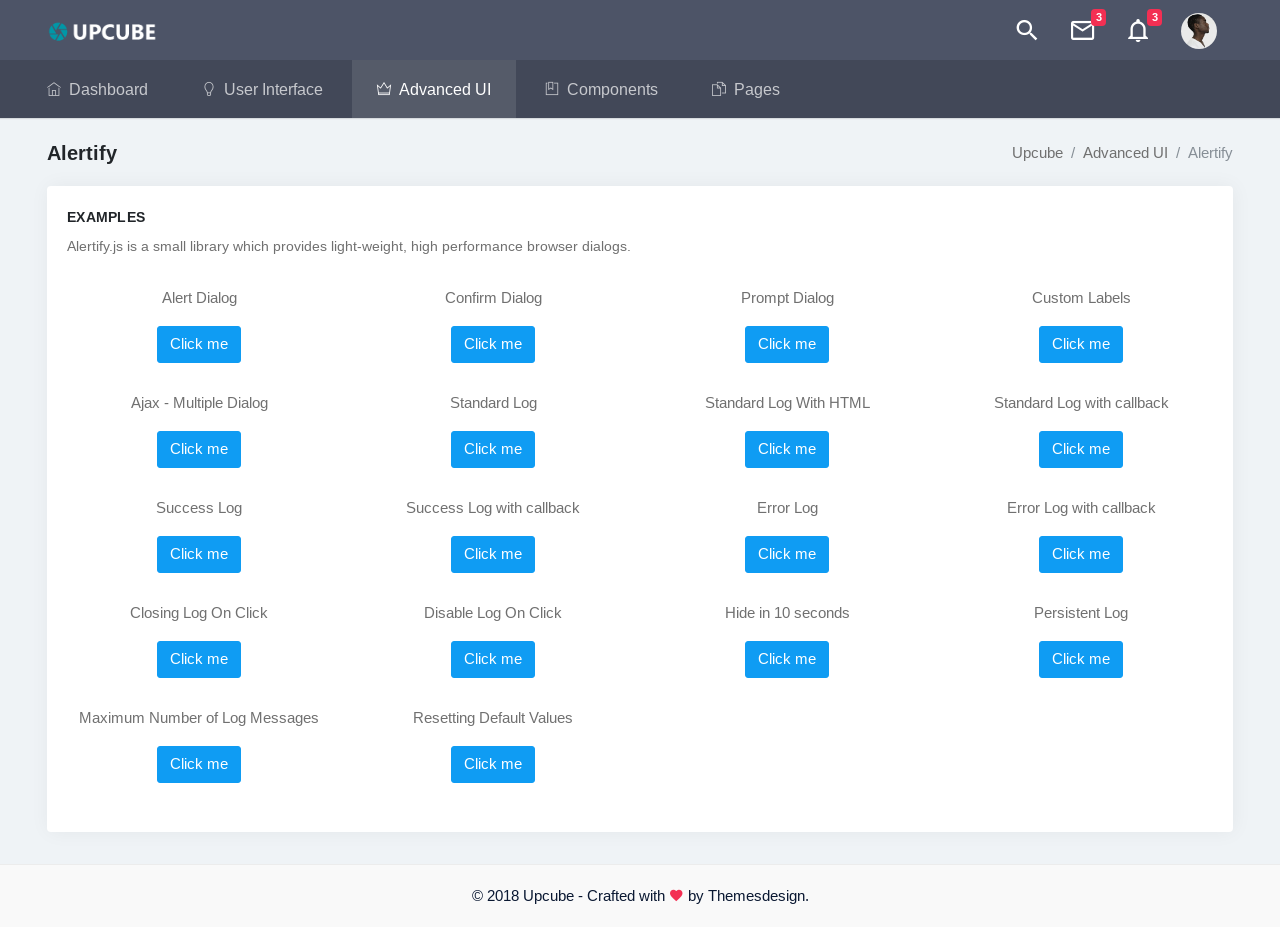
<file: webapp/public/adminlayouts/horizontal/advanced-alertify.html>
<!DOCTYPE html>
<html>
    <head>
        <meta charset="utf-8" />
        <meta http-equiv="X-UA-Compatible" content="IE=edge" />
        <meta name="viewport" content="width=device-width, initial-scale=1.0, user-scalable=0, minimal-ui" />
        <title>Upcube - Responsive Flat Admin Dashboard</title>
        <meta content="Admin Dashboard" name="description" />
        <meta content="Themesdesign" name="author" />
        <meta http-equiv="X-UA-Compatible" content="IE=edge" />

        <!-- App Icons -->
        <link rel="shortcut icon" href="./assets/images/favicon.ico" />

        <!-- Alertify css -->
        <link href="./assets/plugins/alertify/css/alertify.css" rel="stylesheet" type="text/css" />

        <!-- App css -->
        <link href="./assets/css/bootstrap.min.css" rel="stylesheet" type="text/css" />
        <link href="./assets/css/icons.css" rel="stylesheet" type="text/css" />
        <link href="./assets/css/style.css" rel="stylesheet" type="text/css" />

    <meta http-equiv="Content-Type" content="text/html; charset=utf-8" /></head>


    <body>

        <!-- Loader -->
        <div id="preloader"><div id="status"><div class="spinner"></div></div></div>

        <!-- Navigation Bar-->
        <header id="topnav">
            <div class="topbar-main">
                <div class="container-fluid">

                    <!-- Logo container-->
                    <div class="logo">
                        <!-- Text Logo -->
                        <!--<a href="index.html" class="logo">-->
                        <!--Upcube-->
                        <!--</a>-->
                        <!-- Image Logo -->
                        <a href="./index.html" class="logo">
                            <img src="./assets/images/logo-sm.png" alt="" height="22" class="logo-small" />
                            <img src="./assets/images/logo.png" alt="" height="24" class="logo-large" />
                        </a>

                    </div>
                    <!-- End Logo container-->


                    <div class="menu-extras topbar-custom">

                        <!-- Search input -->
                        <div class="search-wrap" id="search-wrap">
                            <div class="search-bar">
                                <input class="search-input" type="search" placeholder="Search" />
                                <a href="#" class="close-search toggle-search" data-target="#search-wrap">
                                    <i class="mdi mdi-close-circle"></i>
                                </a>
                            </div>
                        </div>

                        <ul class="list-inline float-right mb-0">
                            <!-- Search -->
                            <li class="list-inline-item dropdown notification-list">
                                <a class="nav-link waves-effect toggle-search" href="#" data-target="#search-wrap">
                                    <i class="mdi mdi-magnify noti-icon"></i>
                                </a>
                            </li>
                            <!-- Messages-->
                            <li class="list-inline-item dropdown notification-list">
                                <a class="nav-link dropdown-toggle arrow-none waves-effect" data-toggle="dropdown" href="#" role="button" aria-haspopup="false" aria-expanded="false">
                                    <i class="mdi mdi-email-outline noti-icon"></i>
                                    <span class="badge badge-danger noti-icon-badge">3</span>
                                </a>
                                <div class="dropdown-menu dropdown-menu-right dropdown-arrow dropdown-menu-lg">
                                    <!-- item-->
                                    <div class="dropdown-item noti-title">
                                        <h5><span class="badge badge-danger float-right">745</span>Messages</h5>
                                    </div>

                                    <!-- item-->
                                    <a href="javascript:void(0);" class="dropdown-item notify-item">
                                        <div class="notify-icon"><img src="./assets/images/users/avatar-2.jpg" alt="user-img" class="img-fluid rounded-circle" /> </div>
                                        <p class="notify-details"><b>Charles M. Jones</b><small class="text-muted">Dummy text of the printing and typesetting industry.</small></p>
                                    </a>

                                    <!-- item-->
                                    <a href="javascript:void(0);" class="dropdown-item notify-item">
                                        <div class="notify-icon"><img src="./assets/images/users/avatar-3.jpg" alt="user-img" class="img-fluid rounded-circle" /> </div>
                                        <p class="notify-details"><b>Thomas J. Mimms</b><small class="text-muted">You have 87 unread messages</small></p>
                                    </a>

                                    <!-- item-->
                                    <a href="javascript:void(0);" class="dropdown-item notify-item">
                                        <div class="notify-icon"><img src="./assets/images/users/avatar-4.jpg" alt="user-img" class="img-fluid rounded-circle" /> </div>
                                        <p class="notify-details"><b>Luis M. Konrad</b><small class="text-muted">It is a long established fact that a reader will</small></p>
                                    </a>

                                    <!-- All-->
                                    <a href="javascript:void(0);" class="dropdown-item notify-item">
                                        View All
                                    </a>

                                </div>
                            </li>
                            <!-- notification-->
                            <li class="list-inline-item dropdown notification-list">
                                <a class="nav-link dropdown-toggle arrow-none waves-effect" data-toggle="dropdown" href="#" role="button" aria-haspopup="false" aria-expanded="false">
                                    <i class="mdi mdi-bell-outline noti-icon"></i>
                                    <span class="badge badge-danger noti-icon-badge">3</span>
                                </a>
                                <div class="dropdown-menu dropdown-menu-right dropdown-arrow dropdown-menu-lg">
                                    <!-- item-->
                                    <div class="dropdown-item noti-title">
                                        <h5>Notification (3)</h5>
                                    </div>

                                    <!-- item-->
                                    <a href="javascript:void(0);" class="dropdown-item notify-item active">
                                        <div class="notify-icon bg-success"><i class="mdi mdi-cart-outline"></i></div>
                                        <p class="notify-details"><b>Your order is placed</b><small class="text-muted">Dummy text of the printing and typesetting industry.</small></p>
                                    </a>

                                    <!-- item-->
                                    <a href="javascript:void(0);" class="dropdown-item notify-item">
                                        <div class="notify-icon bg-warning"><i class="mdi mdi-message"></i></div>
                                        <p class="notify-details"><b>New Message received</b><small class="text-muted">You have 87 unread messages</small></p>
                                    </a>

                                    <!-- item-->
                                    <a href="javascript:void(0);" class="dropdown-item notify-item">
                                        <div class="notify-icon bg-info"><i class="mdi mdi-martini"></i></div>
                                        <p class="notify-details"><b>Your item is shipped</b><small class="text-muted">It is a long established fact that a reader will</small></p>
                                    </a>

                                    <!-- All-->
                                    <a href="javascript:void(0);" class="dropdown-item notify-item">
                                        View All
                                    </a>

                                </div>
                            </li>
                            <!-- User-->
                            <li class="list-inline-item dropdown notification-list">
                                <a class="nav-link dropdown-toggle arrow-none waves-effect nav-user" data-toggle="dropdown" href="#" role="button" aria-haspopup="false" aria-expanded="false">
                                    <img src="./assets/images/users/avatar-1.jpg" alt="user" class="rounded-circle" />
                                </a>
                                <div class="dropdown-menu dropdown-menu-right profile-dropdown ">
                                    <a class="dropdown-item" href="#"><i class="dripicons-user text-muted"></i> Profile</a>
                                    <a class="dropdown-item" href="#"><i class="dripicons-wallet text-muted"></i> My Wallet</a>
                                    <a class="dropdown-item" href="#"><span class="badge badge-success pull-right m-t-5">5</span><i class="dripicons-gear text-muted"></i> Settings</a>
                                    <a class="dropdown-item" href="#"><i class="dripicons-lock text-muted"></i> Lock screen</a>
                                    <div class="dropdown-divider"></div>
                                    <a class="dropdown-item" href="#"><i class="dripicons-exit text-muted"></i> Logout</a>
                                </div>
                            </li>
                            <li class="menu-item list-inline-item">
                                <!-- Mobile menu toggle-->
                                <a class="navbar-toggle nav-link">
                                    <div class="lines">
                                        <span></span>
                                        <span></span>
                                        <span></span>
                                    </div>
                                </a>
                                <!-- End mobile menu toggle-->
                            </li>

                        </ul>
                    </div>
                    <!-- end menu-extras -->

                    <div class="clearfix"></div>

                </div> <!-- end container -->
            </div>
            <!-- end topbar-main -->

            <!-- MENU Start -->
            <div class="navbar-custom">
                <div class="container-fluid">
                    <div id="navigation">
                        <!-- Navigation Menu-->
                        <ul class="navigation-menu">

                            <li class="has-submenu">
                                <a href="./index.html"><i class="ti-home"></i>Dashboard</a>
                            </li>

                            <li class="has-submenu">
                                <a href="#"><i class="ti-light-bulb"></i>User Interface</a>
                                <ul class="submenu megamenu">
                                    <li>
                                        <ul>
                                            <li><a href="./ui-buttons.html">Buttons</a></li>
                                            <li><a href="./ui-cards.html">Cards</a></li>
                                            <li><a href="./ui-tabs-accordions.html">Tabs &amp; Accordions</a></li>
                                            <li><a href="./ui-modals.html">Modals</a></li>
                                            <li><a href="./ui-images.html">Images</a></li>
                                            <li><a href="./ui-alerts.html">Alerts</a></li>
                                        </ul>
                                    </li>
                                    <li>
                                        <ul>
                                            <li><a href="./ui-progressbars.html">Progress Bars</a></li>
                                            <li><a href="./ui-dropdowns.html">Dropdowns</a></li>
                                            <li><a href="./ui-lightbox.html">Lightbox</a></li>
                                            <li><a href="./ui-navs.html">Navs</a></li>
                                            <li><a href="./ui-pagination.html">Pagination</a></li>
                                            <li><a href="./ui-popover-tooltips.html">Popover & Tooltips</a></li>
                                        </ul>
                                    </li>
                                    <li>
                                        <ul>
                                            <li><a href="./ui-badge.html">Badge</a></li>
                                            <li><a href="./ui-carousel.html">Carousel</a></li>
                                            <li><a href="./ui-video.html">Video</a></li>
                                            <li><a href="./ui-typography.html">Typography</a></li>
                                            <li><a href="./ui-sweet-alert.html">Sweet-Alert</a></li>
                                            <li><a href="./ui-grid.html">Grid</a></li>
                                        </ul>
                                    </li>
                                </ul>
                            </li>

                            <li class="has-submenu">
                                <a href="#"><i class="ti-crown"></i>Advanced UI</a>
                                <ul class="submenu">
                                    <li><a href="./advanced-animation.html">Animation</a></li>
                                    <li><a href="./advanced-highlight.html">Highlight</a></li>
                                    <li><a href="./advanced-rating.html">Rating</a></li>
                                    <li><a href="./advanced-nestable.html">Nestable</a></li>
                                    <li><a href="./advanced-alertify.html">Alertify</a></li>
                                    <li><a href="./advanced-rangeslider.html">Range Slider</a></li>
                                    <li><a href="./advanced-sessiontimeout.html">Session Timeout</a></li>
                                </ul>
                            </li>

                            <li class="has-submenu">
                                <a href="#"><i class="ti-bookmark-alt"></i>Components</a>
                                <ul class="submenu">
                                    <li class="has-submenu">
                                        <a href="#">Forms</a>
                                        <ul class="submenu">
                                            <li><a href="./form-elements.html">Form Elements</a></li>
                                            <li><a href="./form-validation.html">Form Validation</a></li>
                                            <li><a href="./form-advanced.html">Form Advanced</a></li>
                                            <li><a href="./form-editors.html">Form Editors</a></li>
                                            <li><a href="./form-uploads.html">Form File Upload</a></li>
                                            <li><a href="./form-mask.html">Form Mask</a></li>
                                            <li><a href="./form-summernote.html">Summernote</a></li>
                                            <li><a href="./form-xeditable.html">Form Xeditable</a></li>
                                        </ul>
                                    </li>
                                    <li class="has-submenu">
                                        <a href="#">Icons</a>
                                        <ul class="submenu">
                                            <li><a href="./icons-material.html">Material Design</a></li>
                                            <li><a href="./icons-ion.html">Ion Icons</a></li>
                                            <li><a href="./icons-fontawesome.html">Font Awesome</a></li>
                                            <li><a href="./icons-themify.html">Themify Icons</a></li>
                                            <li><a href="./icons-dripicons.html">Dripicons</a></li>
                                            <li><a href="./icons-typicons.html">Typicons Icons</a></li>
                                        </ul>
                                    </li>
                                    <li>
                                        <a href="./calendar.html">Calendar</a>
                                    </li>
                                    <li class="has-submenu">
                                        <a href="#">Charts</a>
                                        <ul class="submenu">
                                            <li><a href="./charts-morris.html">Morris Chart</a></li>
                                            <li><a href="./charts-chartist.html">Chartist Chart</a></li>
                                            <li><a href="./charts-chartjs.html">Chartjs Chart</a></li>
                                            <li><a href="./charts-flot.html">Flot Chart</a></li>
                                            <li><a href="./charts-c3.html">C3 Chart</a></li>
                                            <li><a href="./charts-other.html">Jquery Knob Chart</a></li>
                                        </ul>
                                    </li>
                                    <li class="has-submenu">
                                        <a href="#">Tables </a>
                                        <ul class="submenu">
                                            <li><a href="./tables-basic.html">Basic Tables</a></li>
                                            <li><a href="./tables-datatable.html">Data Table</a></li>
                                            <li><a href="./tables-responsive.html">Responsive Table</a></li>
                                            <li><a href="./tables-editable.html">Editable Table</a></li>
                                        </ul>
                                    </li>
                                    <li class="has-submenu">
                                        <a href="#">Maps</a>
                                        <ul class="submenu">
                                            <li><a href="./maps-google.html"> Google Map</a></li>
                                            <li><a href="./maps-vector.html"> Vector Map</a></li>
                                        </ul>
                                    </li>
                                </ul>
                            </li>

                            <li class="has-submenu">
                                <a href="#"><i class="ti-files"></i>Pages</a>
                                <ul class="submenu megamenu">
                                    <li>
                                        <ul>
                                            <li><a href="./pages-timeline.html">Timeline</a></li>
                                            <li><a href="./pages-invoice.html">Invoice</a></li>
                                            <li><a href="./pages-directory.html">Directory</a></li>
                                            <li><a href="./pages-login.html">Login</a></li>
                                            <li><a href="./pages-register.html">Register</a></li>
                                        </ul>
                                    </li>
                                    <li>
                                        <ul>
                                            <li><a href="./pages-recoverpw.html">Recover Password</a></li>
                                            <li><a href="./pages-lock-screen.html">Lock Screen</a></li>
                                            <li><a href="./pages-blank.html">Blank Page</a></li>
                                            <li><a href="./pages-404.html">Error 404</a></li>
                                            <li><a href="./pages-500.html">Error 500</a></li>
                                        </ul>
                                    </li>
                                </ul>
                            </li>

                        </ul>
                        <!-- End navigation menu -->
                    </div> <!-- end #navigation -->
                </div> <!-- end container -->
            </div> <!-- end navbar-custom -->
        </header>
        <!-- End Navigation Bar-->


        <div class="wrapper">
            <div class="container-fluid">

                <!-- Page-Title -->
                <div class="row">
                    <div class="col-sm-12">
                        <div class="page-title-box">
                            <div class="btn-group pull-right">
                                <ol class="breadcrumb hide-phone p-0 m-0">
                                    <li class="breadcrumb-item"><a href="#">Upcube</a></li>
                                    <li class="breadcrumb-item"><a href="#">Advanced UI</a></li>
                                    <li class="breadcrumb-item active">Alertify</li>
                                </ol>
                            </div>
                            <h4 class="page-title">Alertify</h4>
                        </div>
                    </div>
                </div>
                <!-- end page title end breadcrumb -->

                <div class="row">
                    <div class="col-12">
                        <div class="card m-b-30">
                            <div class="card-body">

                                <h4 class="mt-0 header-title">Examples</h4>
                                <p class="text-muted m-b-30 font-14">Alertify.js is a small library which
                                    provides light-weight, high performance browser dialogs.</p>

                                <div class="row text-center">
                                    <div class="col-xs-6 col-sm-3 m-b-30">
                                        <p class="text-muted">Alert Dialog</p>
                                        <button type="button" class="btn btn-primary waves-effect waves-light" id="alertify-alert">Click me</button>
                                    </div>
                                    <div class="col-xs-6 col-sm-3 m-b-30">
                                        <p class="text-muted">Confirm Dialog</p>
                                        <button type="button" class="btn btn-primary waves-effect waves-light" id="alertify-confirm">Click me</button>
                                    </div>
                                    <div class="col-xs-6 col-sm-3 m-b-30">
                                        <p class="text-muted">Prompt Dialog</p>
                                        <button type="button" class="btn btn-primary waves-effect waves-light" id="alertify-prompt">Click me</button>
                                    </div>
                                    <div class="col-xs-6 col-sm-3 m-b-30">
                                        <p class="text-muted">Custom Labels</p>
                                        <button type="button" class="btn btn-primary waves-effect waves-light" id="alertify-labels">Click me</button>
                                    </div>

                                    <div class="col-xs-6 col-sm-3 m-b-30">
                                        <p class="text-muted">Ajax - Multiple Dialog</p>
                                        <button type="button" class="btn btn-primary waves-effect waves-light" id="alertify-ajax">Click me</button>
                                    </div>
                                    <div class="col-xs-6 col-sm-3 m-b-30">
                                        <p class="text-muted">Standard Log</p>
                                        <button type="button" class="btn btn-primary waves-effect waves-light" id="alertify-notification">Click me</button>
                                    </div>
                                    <div class="col-xs-6 col-sm-3 m-b-30">
                                        <p class="text-muted">Standard Log With HTML</p>
                                        <button type="button" class="btn btn-primary waves-effect waves-light" id="alertify-notification-html">Click me</button>
                                    </div>
                                    <div class="col-xs-6 col-sm-3 m-b-30">
                                        <p class="text-muted">Standard Log with callback</p>
                                        <button type="button" class="btn btn-primary waves-effect waves-light" id="alertify-notification-callback">Click me</button>
                                    </div>
                                    <div class="col-xs-6 col-sm-3 m-b-30">
                                        <p class="text-muted">Success Log</p>
                                        <button type="button" class="btn btn-primary waves-effect waves-light" id="alertify-success">Click me</button>
                                    </div>
                                    <div class="col-xs-6 col-sm-3 m-b-30">
                                        <p class="text-muted">Success Log with callback</p>
                                        <button type="button" class="btn btn-primary waves-effect waves-light" id="alertify-success-callback">Click me</button>
                                    </div>
                                    <div class="col-xs-6 col-sm-3 m-b-30">
                                        <p class="text-muted">Error Log</p>
                                        <button type="button" class="btn btn-primary waves-effect waves-light" id="alertify-error">Click me</button>
                                    </div>
                                    <div class="col-xs-6 col-sm-3 m-b-30">
                                        <p class="text-muted">Error Log with callback</p>
                                        <button type="button" class="btn btn-primary waves-effect waves-light" id="alertify-error-callback">Click me</button>
                                    </div>

                                    <div class="col-xs-6 col-sm-3 m-b-30">
                                        <p class="text-muted">Closing Log On Click</p>
                                        <button type="button" class="btn btn-primary waves-effect waves-light" id="alertify-click-to-close">Click me</button>
                                    </div>

                                    <div class="col-xs-6 col-sm-3 m-b-30">
                                        <p class="text-muted">Disable Log On Click</p>
                                        <button type="button" class="btn btn-primary waves-effect waves-light" id="alertify-disable-click-to-close">Click me</button>
                                    </div>

                                    <div class="col-xs-6 col-sm-3 m-b-30">
                                        <p class="text-muted">Hide in 10 seconds</p>
                                        <button type="button" class="btn btn-primary waves-effect waves-light" id="alertify-delay">Click me</button>
                                    </div>

                                    <div class="col-xs-6 col-sm-3 m-b-30">
                                        <p class="text-muted">Persistent Log</p>
                                        <button type="button" class="btn btn-primary waves-effect waves-light" id="alertify-forever">Click me</button>
                                    </div>

                                    <div class="col-xs-6 col-sm-3 m-b-30">
                                        <p class="text-muted">Maximum Number of Log Messages</p>
                                        <button type="button" class="btn btn-primary waves-effect waves-light" id="alertify-max-log-items">Click me</button>
                                    </div>

                                    <div class="col-xs-6 col-sm-3 m-b-30">
                                        <p class="text-muted">Resetting Default Values</p>
                                        <button type="button" class="btn btn-primary waves-effect waves-light" id="alertify-reset">Click me</button>
                                    </div>

                                </div> <!-- end row -->

                            </div>
                        </div>
                    </div> <!-- end col -->
                </div> <!-- end row -->

            </div> <!-- end container -->
        </div>
        <!-- end wrapper -->


        <!-- Footer -->
        <footer class="footer">
            <div class="container-fluid">
                <div class="row">
                    <div class="col-12">
                        © 2018 Upcube - Crafted with <i class="mdi mdi-heart text-danger"></i> by Themesdesign.
                    </div>
                </div>
            </div>
        </footer>
        <!-- End Footer -->


        <!-- jQuery  -->
        <script src="./assets/js/jquery.min.js"></script>
        <script src="./assets/js/popper.min.js"></script>
        <script src="./assets/js/bootstrap.min.js"></script>
        <script src="./assets/js/modernizr.min.js"></script>
        <script src="./assets/js/waves.js"></script>
        <script src="./assets/js/jquery.slimscroll.js"></script>
        <script src="./assets/js/jquery.nicescroll.js"></script>
        <script src="./assets/js/jquery.scrollTo.min.js"></script>

        <!-- Alertify js -->
        <script src="./assets/plugins/alertify/js/alertify.js"></script>
        <script src="./assets/pages/alertify-init.js"></script>

        <!-- App js -->
        <script src="./assets/js/app.js"></script>

    </body>
</html>
</file>
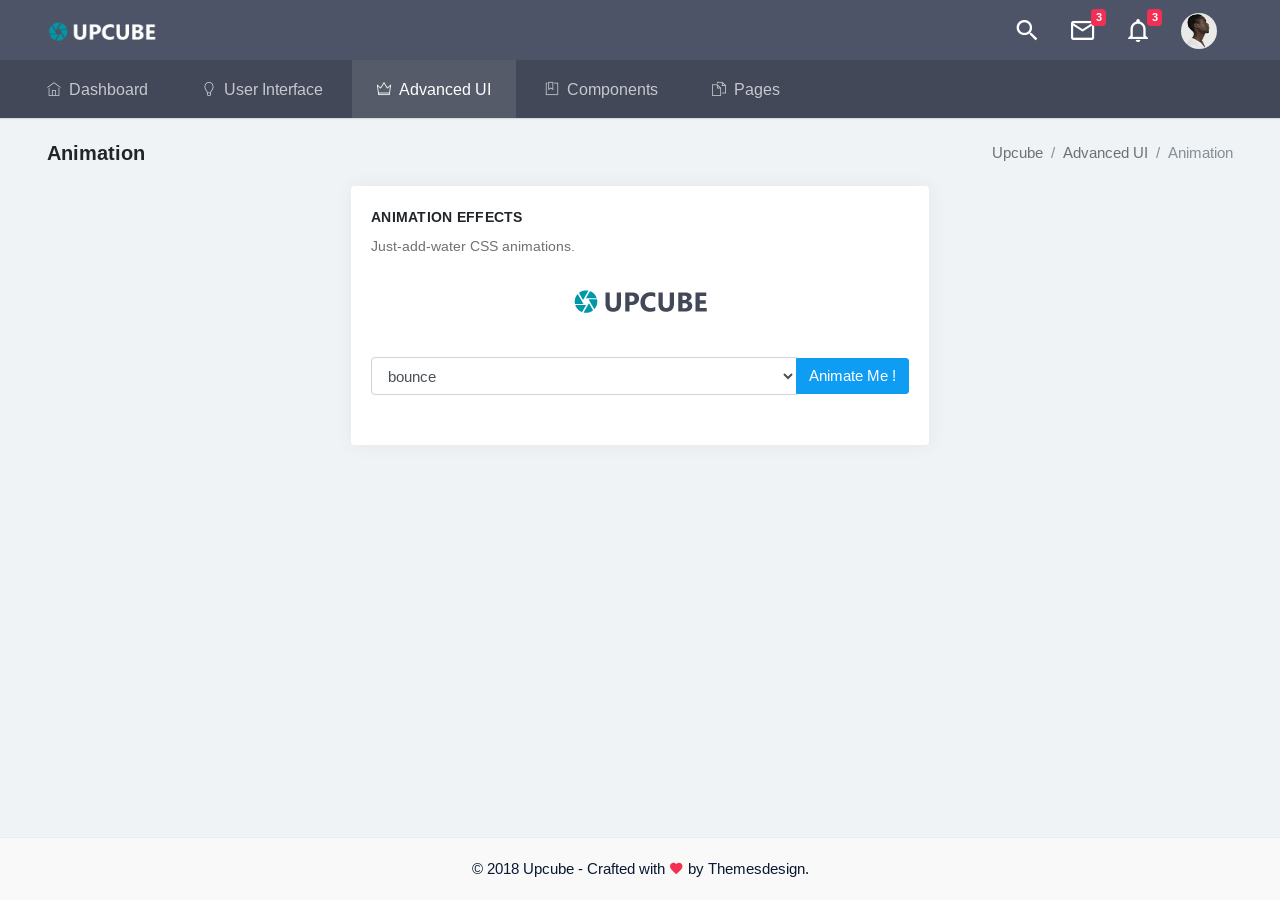
<file: webapp/public/adminlayouts/horizontal/advanced-animation.html>
<!DOCTYPE html>
<html>
    <head>
        <meta charset="utf-8" />
        <meta http-equiv="X-UA-Compatible" content="IE=edge" />
        <meta name="viewport" content="width=device-width, initial-scale=1.0, user-scalable=0, minimal-ui" />
        <title>Upcube - Responsive Flat Admin Dashboard</title>
        <meta content="Admin Dashboard" name="description" />
        <meta content="Themesdesign" name="author" />
        <meta http-equiv="X-UA-Compatible" content="IE=edge" />

        <!-- App Icons -->
        <link rel="shortcut icon" href="./assets/images/favicon.ico" />

        <link href="./assets/plugins/animate/animate.min.css" rel="stylesheet" type="text/css" />

        <!-- App css -->
        <link href="./assets/css/bootstrap.min.css" rel="stylesheet" type="text/css" />
        <link href="./assets/css/icons.css" rel="stylesheet" type="text/css" />
        <link href="./assets/css/style.css" rel="stylesheet" type="text/css" />

    <meta http-equiv="Content-Type" content="text/html; charset=utf-8" /></head>


    <body>

        <!-- Loader -->
        <div id="preloader"><div id="status"><div class="spinner"></div></div></div>

        <!-- Navigation Bar-->
        <header id="topnav">
            <div class="topbar-main">
                <div class="container-fluid">

                    <!-- Logo container-->
                    <div class="logo">
                        <!-- Text Logo -->
                        <!--<a href="index.html" class="logo">-->
                        <!--Upcube-->
                        <!--</a>-->
                        <!-- Image Logo -->
                        <a href="./index.html" class="logo">
                            <img src="./assets/images/logo-sm.png" alt="" height="22" class="logo-small" />
                            <img src="./assets/images/logo.png" alt="" height="24" class="logo-large" />
                        </a>

                    </div>
                    <!-- End Logo container-->


                    <div class="menu-extras topbar-custom">

                        <!-- Search input -->
                        <div class="search-wrap" id="search-wrap">
                            <div class="search-bar">
                                <input class="search-input" type="search" placeholder="Search" />
                                <a href="#" class="close-search toggle-search" data-target="#search-wrap">
                                    <i class="mdi mdi-close-circle"></i>
                                </a>
                            </div>
                        </div>

                        <ul class="list-inline float-right mb-0">
                            <!-- Search -->
                            <li class="list-inline-item dropdown notification-list">
                                <a class="nav-link waves-effect toggle-search" href="#" data-target="#search-wrap">
                                    <i class="mdi mdi-magnify noti-icon"></i>
                                </a>
                            </li>
                            <!-- Messages-->
                            <li class="list-inline-item dropdown notification-list">
                                <a class="nav-link dropdown-toggle arrow-none waves-effect" data-toggle="dropdown" href="#" role="button" aria-haspopup="false" aria-expanded="false">
                                    <i class="mdi mdi-email-outline noti-icon"></i>
                                    <span class="badge badge-danger noti-icon-badge">3</span>
                                </a>
                                <div class="dropdown-menu dropdown-menu-right dropdown-arrow dropdown-menu-lg">
                                    <!-- item-->
                                    <div class="dropdown-item noti-title">
                                        <h5><span class="badge badge-danger float-right">745</span>Messages</h5>
                                    </div>

                                    <!-- item-->
                                    <a href="javascript:void(0);" class="dropdown-item notify-item">
                                        <div class="notify-icon"><img src="./assets/images/users/avatar-2.jpg" alt="user-img" class="img-fluid rounded-circle" /> </div>
                                        <p class="notify-details"><b>Charles M. Jones</b><small class="text-muted">Dummy text of the printing and typesetting industry.</small></p>
                                    </a>

                                    <!-- item-->
                                    <a href="javascript:void(0);" class="dropdown-item notify-item">
                                        <div class="notify-icon"><img src="./assets/images/users/avatar-3.jpg" alt="user-img" class="img-fluid rounded-circle" /> </div>
                                        <p class="notify-details"><b>Thomas J. Mimms</b><small class="text-muted">You have 87 unread messages</small></p>
                                    </a>

                                    <!-- item-->
                                    <a href="javascript:void(0);" class="dropdown-item notify-item">
                                        <div class="notify-icon"><img src="./assets/images/users/avatar-4.jpg" alt="user-img" class="img-fluid rounded-circle" /> </div>
                                        <p class="notify-details"><b>Luis M. Konrad</b><small class="text-muted">It is a long established fact that a reader will</small></p>
                                    </a>

                                    <!-- All-->
                                    <a href="javascript:void(0);" class="dropdown-item notify-item">
                                        View All
                                    </a>

                                </div>
                            </li>
                            <!-- notification-->
                            <li class="list-inline-item dropdown notification-list">
                                <a class="nav-link dropdown-toggle arrow-none waves-effect" data-toggle="dropdown" href="#" role="button" aria-haspopup="false" aria-expanded="false">
                                    <i class="mdi mdi-bell-outline noti-icon"></i>
                                    <span class="badge badge-danger noti-icon-badge">3</span>
                                </a>
                                <div class="dropdown-menu dropdown-menu-right dropdown-arrow dropdown-menu-lg">
                                    <!-- item-->
                                    <div class="dropdown-item noti-title">
                                        <h5>Notification (3)</h5>
                                    </div>

                                    <!-- item-->
                                    <a href="javascript:void(0);" class="dropdown-item notify-item active">
                                        <div class="notify-icon bg-success"><i class="mdi mdi-cart-outline"></i></div>
                                        <p class="notify-details"><b>Your order is placed</b><small class="text-muted">Dummy text of the printing and typesetting industry.</small></p>
                                    </a>

                                    <!-- item-->
                                    <a href="javascript:void(0);" class="dropdown-item notify-item">
                                        <div class="notify-icon bg-warning"><i class="mdi mdi-message"></i></div>
                                        <p class="notify-details"><b>New Message received</b><small class="text-muted">You have 87 unread messages</small></p>
                                    </a>

                                    <!-- item-->
                                    <a href="javascript:void(0);" class="dropdown-item notify-item">
                                        <div class="notify-icon bg-info"><i class="mdi mdi-martini"></i></div>
                                        <p class="notify-details"><b>Your item is shipped</b><small class="text-muted">It is a long established fact that a reader will</small></p>
                                    </a>

                                    <!-- All-->
                                    <a href="javascript:void(0);" class="dropdown-item notify-item">
                                        View All
                                    </a>

                                </div>
                            </li>
                            <!-- User-->
                            <li class="list-inline-item dropdown notification-list">
                                <a class="nav-link dropdown-toggle arrow-none waves-effect nav-user" data-toggle="dropdown" href="#" role="button" aria-haspopup="false" aria-expanded="false">
                                    <img src="./assets/images/users/avatar-1.jpg" alt="user" class="rounded-circle" />
                                </a>
                                <div class="dropdown-menu dropdown-menu-right profile-dropdown ">
                                    <a class="dropdown-item" href="#"><i class="dripicons-user text-muted"></i> Profile</a>
                                    <a class="dropdown-item" href="#"><i class="dripicons-wallet text-muted"></i> My Wallet</a>
                                    <a class="dropdown-item" href="#"><span class="badge badge-success pull-right m-t-5">5</span><i class="dripicons-gear text-muted"></i> Settings</a>
                                    <a class="dropdown-item" href="#"><i class="dripicons-lock text-muted"></i> Lock screen</a>
                                    <div class="dropdown-divider"></div>
                                    <a class="dropdown-item" href="#"><i class="dripicons-exit text-muted"></i> Logout</a>
                                </div>
                            </li>
                            <li class="menu-item list-inline-item">
                                <!-- Mobile menu toggle-->
                                <a class="navbar-toggle nav-link">
                                    <div class="lines">
                                        <span></span>
                                        <span></span>
                                        <span></span>
                                    </div>
                                </a>
                                <!-- End mobile menu toggle-->
                            </li>

                        </ul>
                    </div>
                    <!-- end menu-extras -->

                    <div class="clearfix"></div>

                </div> <!-- end container -->
            </div>
            <!-- end topbar-main -->

            <!-- MENU Start -->
            <div class="navbar-custom">
                <div class="container-fluid">
                    <div id="navigation">
                        <!-- Navigation Menu-->
                        <ul class="navigation-menu">

                            <li class="has-submenu">
                                <a href="./index.html"><i class="ti-home"></i>Dashboard</a>
                            </li>

                            <li class="has-submenu">
                                <a href="#"><i class="ti-light-bulb"></i>User Interface</a>
                                <ul class="submenu megamenu">
                                    <li>
                                        <ul>
                                            <li><a href="./ui-buttons.html">Buttons</a></li>
                                            <li><a href="./ui-cards.html">Cards</a></li>
                                            <li><a href="./ui-tabs-accordions.html">Tabs &amp; Accordions</a></li>
                                            <li><a href="./ui-modals.html">Modals</a></li>
                                            <li><a href="./ui-images.html">Images</a></li>
                                            <li><a href="./ui-alerts.html">Alerts</a></li>
                                        </ul>
                                    </li>
                                    <li>
                                        <ul>
                                            <li><a href="./ui-progressbars.html">Progress Bars</a></li>
                                            <li><a href="./ui-dropdowns.html">Dropdowns</a></li>
                                            <li><a href="./ui-lightbox.html">Lightbox</a></li>
                                            <li><a href="./ui-navs.html">Navs</a></li>
                                            <li><a href="./ui-pagination.html">Pagination</a></li>
                                            <li><a href="./ui-popover-tooltips.html">Popover & Tooltips</a></li>
                                        </ul>
                                    </li>
                                    <li>
                                        <ul>
                                            <li><a href="./ui-badge.html">Badge</a></li>
                                            <li><a href="./ui-carousel.html">Carousel</a></li>
                                            <li><a href="./ui-video.html">Video</a></li>
                                            <li><a href="./ui-typography.html">Typography</a></li>
                                            <li><a href="./ui-sweet-alert.html">Sweet-Alert</a></li>
                                            <li><a href="./ui-grid.html">Grid</a></li>
                                        </ul>
                                    </li>
                                </ul>
                            </li>

                            <li class="has-submenu">
                                <a href="#"><i class="ti-crown"></i>Advanced UI</a>
                                <ul class="submenu">
                                    <li><a href="./advanced-animation.html">Animation</a></li>
                                    <li><a href="./advanced-highlight.html">Highlight</a></li>
                                    <li><a href="./advanced-rating.html">Rating</a></li>
                                    <li><a href="./advanced-nestable.html">Nestable</a></li>
                                    <li><a href="./advanced-alertify.html">Alertify</a></li>
                                    <li><a href="./advanced-rangeslider.html">Range Slider</a></li>
                                    <li><a href="./advanced-sessiontimeout.html">Session Timeout</a></li>
                                </ul>
                            </li>

                            <li class="has-submenu">
                                <a href="#"><i class="ti-bookmark-alt"></i>Components</a>
                                <ul class="submenu">
                                    <li class="has-submenu">
                                        <a href="#">Forms</a>
                                        <ul class="submenu">
                                            <li><a href="./form-elements.html">Form Elements</a></li>
                                            <li><a href="./form-validation.html">Form Validation</a></li>
                                            <li><a href="./form-advanced.html">Form Advanced</a></li>
                                            <li><a href="./form-editors.html">Form Editors</a></li>
                                            <li><a href="./form-uploads.html">Form File Upload</a></li>
                                            <li><a href="./form-mask.html">Form Mask</a></li>
                                            <li><a href="./form-summernote.html">Summernote</a></li>
                                            <li><a href="./form-xeditable.html">Form Xeditable</a></li>
                                        </ul>
                                    </li>
                                    <li class="has-submenu">
                                        <a href="#">Icons</a>
                                        <ul class="submenu">
                                            <li><a href="./icons-material.html">Material Design</a></li>
                                            <li><a href="./icons-ion.html">Ion Icons</a></li>
                                            <li><a href="./icons-fontawesome.html">Font Awesome</a></li>
                                            <li><a href="./icons-themify.html">Themify Icons</a></li>
                                            <li><a href="./icons-dripicons.html">Dripicons</a></li>
                                            <li><a href="./icons-typicons.html">Typicons Icons</a></li>
                                        </ul>
                                    </li>
                                    <li>
                                        <a href="./calendar.html">Calendar</a>
                                    </li>
                                    <li class="has-submenu">
                                        <a href="#">Charts</a>
                                        <ul class="submenu">
                                            <li><a href="./charts-morris.html">Morris Chart</a></li>
                                            <li><a href="./charts-chartist.html">Chartist Chart</a></li>
                                            <li><a href="./charts-chartjs.html">Chartjs Chart</a></li>
                                            <li><a href="./charts-flot.html">Flot Chart</a></li>
                                            <li><a href="./charts-c3.html">C3 Chart</a></li>
                                            <li><a href="./charts-other.html">Jquery Knob Chart</a></li>
                                        </ul>
                                    </li>
                                    <li class="has-submenu">
                                        <a href="#">Tables </a>
                                        <ul class="submenu">
                                            <li><a href="./tables-basic.html">Basic Tables</a></li>
                                            <li><a href="./tables-datatable.html">Data Table</a></li>
                                            <li><a href="./tables-responsive.html">Responsive Table</a></li>
                                            <li><a href="./tables-editable.html">Editable Table</a></li>
                                        </ul>
                                    </li>
                                    <li class="has-submenu">
                                        <a href="#">Maps</a>
                                        <ul class="submenu">
                                            <li><a href="./maps-google.html"> Google Map</a></li>
                                            <li><a href="./maps-vector.html"> Vector Map</a></li>
                                        </ul>
                                    </li>
                                </ul>
                            </li>

                            <li class="has-submenu">
                                <a href="#"><i class="ti-files"></i>Pages</a>
                                <ul class="submenu megamenu">
                                    <li>
                                        <ul>
                                            <li><a href="./pages-timeline.html">Timeline</a></li>
                                            <li><a href="./pages-invoice.html">Invoice</a></li>
                                            <li><a href="./pages-directory.html">Directory</a></li>
                                            <li><a href="./pages-login.html">Login</a></li>
                                            <li><a href="./pages-register.html">Register</a></li>
                                        </ul>
                                    </li>
                                    <li>
                                        <ul>
                                            <li><a href="./pages-recoverpw.html">Recover Password</a></li>
                                            <li><a href="./pages-lock-screen.html">Lock Screen</a></li>
                                            <li><a href="./pages-blank.html">Blank Page</a></li>
                                            <li><a href="./pages-404.html">Error 404</a></li>
                                            <li><a href="./pages-500.html">Error 500</a></li>
                                        </ul>
                                    </li>
                                </ul>
                            </li>

                        </ul>
                        <!-- End navigation menu -->
                    </div> <!-- end #navigation -->
                </div> <!-- end container -->
            </div> <!-- end navbar-custom -->
        </header>
        <!-- End Navigation Bar-->


        <div class="wrapper">
            <div class="container-fluid">

                <!-- Page-Title -->
                <div class="row">
                    <div class="col-sm-12">
                        <div class="page-title-box">
                            <div class="btn-group pull-right">
                                <ol class="breadcrumb hide-phone p-0 m-0">
                                    <li class="breadcrumb-item"><a href="#">Upcube</a></li>
                                    <li class="breadcrumb-item"><a href="#">Advanced UI</a></li>
                                    <li class="breadcrumb-item active">Animation</li>
                                </ol>
                            </div>
                            <h4 class="page-title">Animation</h4>
                        </div>
                    </div>
                </div>
                <!-- end page title end breadcrumb -->

                <div class="row">
                    <div class="col-lg-6 offset-lg-3">
                        <div class="card m-b-30">
                            <div class="card-body">

                                <h4 class="mt-0 header-title">Animation Effects</h4>
                                <p class="text-muted m-b-30 font-14">Just-add-water CSS animations.</p>

                                <div class="text-center">
                                    <div id="animationSandbox" style="display: block;">
                                        <img src="./assets/images/logo-dark.png" alt="" class="img-fluid center-block" />
                                    </div>
                                </div>

                                <form class="m-b-30 m-t-40" />
                                    <div class="input-group">

                                        <select class="form-control js--animations">
                                            <optgroup label="Attention Seekers">
                                                <option value="bounce" />bounce
                                                <option value="flash" />flash
                                                <option value="pulse" />pulse
                                                <option value="rubberBand" />rubberBand
                                                <option value="shake" />shake
                                                <option value="swing" />swing
                                                <option value="tada" />tada
                                                <option value="wobble" />wobble
                                                <option value="jello" />jello
                                            </optgroup>

                                            <optgroup label="Bouncing Entrances">
                                                <option value="bounceIn" />bounceIn
                                                <option value="bounceInDown" />bounceInDown
                                                <option value="bounceInLeft" />bounceInLeft
                                                <option value="bounceInRight" />bounceInRight
                                                <option value="bounceInUp" />bounceInUp
                                            </optgroup>

                                            <optgroup label="Bouncing Exits">
                                                <option value="bounceOut" />bounceOut
                                                <option value="bounceOutDown" />bounceOutDown
                                                <option value="bounceOutLeft" />bounceOutLeft
                                                <option value="bounceOutRight" />bounceOutRight
                                                <option value="bounceOutUp" />bounceOutUp
                                            </optgroup>

                                            <optgroup label="Fading Entrances">
                                                <option value="fadeIn" />fadeIn
                                                <option value="fadeInDown" />fadeInDown
                                                <option value="fadeInDownBig" />fadeInDownBig
                                                <option value="fadeInLeft" />fadeInLeft
                                                <option value="fadeInLeftBig" />fadeInLeftBig
                                                <option value="fadeInRight" />fadeInRight
                                                <option value="fadeInRightBig" />fadeInRightBig
                                                <option value="fadeInUp" />fadeInUp
                                                <option value="fadeInUpBig" />fadeInUpBig
                                            </optgroup>

                                            <optgroup label="Fading Exits">
                                                <option value="fadeOut" />fadeOut
                                                <option value="fadeOutDown" />fadeOutDown
                                                <option value="fadeOutDownBig" />fadeOutDownBig
                                                <option value="fadeOutLeft" />fadeOutLeft
                                                <option value="fadeOutLeftBig" />fadeOutLeftBig
                                                <option value="fadeOutRight" />fadeOutRight
                                                <option value="fadeOutRightBig" />fadeOutRightBig
                                                
                                                <option value="fadeOutUp" />fadeOutUp
                                                <option value="fadeOutUpBig" />fadeOutUpBig
                                            </optgroup>

                                            <optgroup label="Flippers">
                                                <option value="flip" />flip
                                                <option value="flipInX" />flipInX
                                                <option value="flipInY" />flipInY
                                                <option value="flipOutX" />flipOutX
                                                <option value="flipOutY" />flipOutY
                                            </optgroup>

                                            <optgroup label="Lightspeed">
                                                <option value="lightSpeedIn" />lightSpeedIn
                                                <option value="lightSpeedOut" />lightSpeedOut
                                            </optgroup>

                                            <optgroup label="Rotating Entrances">
                                                <option value="rotateIn" />rotateIn
                                                <option value="rotateInDownLeft" />rotateInDownLeft
                                                
                                                <option value="rotateInDownRight" />rotateInDownRight
                                                
                                                <option value="rotateInUpLeft" />rotateInUpLeft
                                                <option value="rotateInUpRight" />rotateInUpRight
                                                
                                            </optgroup>

                                            <optgroup label="Rotating Exits">
                                                <option value="rotateOut" />rotateOut
                                                <option value="rotateOutDownLeft" />rotateOutDownLeft
                                                
                                                <option value="rotateOutDownRight" />
                                                    rotateOutDownRight
                                                
                                                <option value="rotateOutUpLeft" />rotateOutUpLeft
                                                
                                                <option value="rotateOutUpRight" />rotateOutUpRight
                                                
                                            </optgroup>

                                            <optgroup label="Sliding Entrances">
                                                <option value="slideInUp" />slideInUp
                                                <option value="slideInDown" />slideInDown
                                                <option value="slideInLeft" />slideInLeft
                                                <option value="slideInRight" />slideInRight

                                            </optgroup>
                                            <optgroup label="Sliding Exits">
                                                <option value="slideOutUp" />slideOutUp
                                                <option value="slideOutDown" />slideOutDown
                                                <option value="slideOutLeft" />slideOutLeft
                                                <option value="slideOutRight" />slideOutRight

                                            </optgroup>

                                            <optgroup label="Zoom Entrances">
                                                <option value="zoomIn" />zoomIn
                                                <option value="zoomInDown" />zoomInDown
                                                <option value="zoomInLeft" />zoomInLeft
                                                <option value="zoomInRight" />zoomInRight
                                                <option value="zoomInUp" />zoomInUp
                                            </optgroup>

                                            <optgroup label="Zoom Exits">
                                                <option value="zoomOut" />zoomOut
                                                <option value="zoomOutDown" />zoomOutDown
                                                <option value="zoomOutLeft" />zoomOutLeft
                                                <option value="zoomOutRight" />zoomOutRight
                                                <option value="zoomOutUp" />zoomOutUp
                                            </optgroup>

                                            <optgroup label="Specials">
                                                <option value="hinge" />hinge
                                                <option value="rollIn" />rollIn
                                                <option value="rollOut" />rollOut
                                            </optgroup>
                                        </select>

                                        <div class="input-group-append">
                                            <button class="btn btn-primary js--triggerAnimation" type="button">Animate Me !
                                            </button>
                                        </div>
                                    </div>
                                    <!-- /input-group -->

                                </form>

                            </div>
                        </div>
                    </div> <!-- end col -->
                </div> <!-- end row -->

            </div> <!-- end container -->
        </div>
        <!-- end wrapper -->


        <!-- Footer -->
        <footer class="footer">
            <div class="container-fluid">
                <div class="row">
                    <div class="col-12">
                        © 2018 Upcube - Crafted with <i class="mdi mdi-heart text-danger"></i> by Themesdesign.
                    </div>
                </div>
            </div>
        </footer>
        <!-- End Footer -->


        <!-- jQuery  -->
        <script src="./assets/js/jquery.min.js"></script>
        <script src="./assets/js/popper.min.js"></script>
        <script src="./assets/js/bootstrap.min.js"></script>
        <script src="./assets/js/modernizr.min.js"></script>
        <script src="./assets/js/waves.js"></script>
        <script src="./assets/js/jquery.slimscroll.js"></script>
        <script src="./assets/js/jquery.nicescroll.js"></script>
        <script src="./assets/js/jquery.scrollTo.min.js"></script>

        <!-- Animation js init(Demo purpose only)-->
        <script src="./assets/pages/animate-init.js"></script>

        <!-- App js -->
        <script src="./assets/js/app.js"></script>

    </body>
</html>
</file>
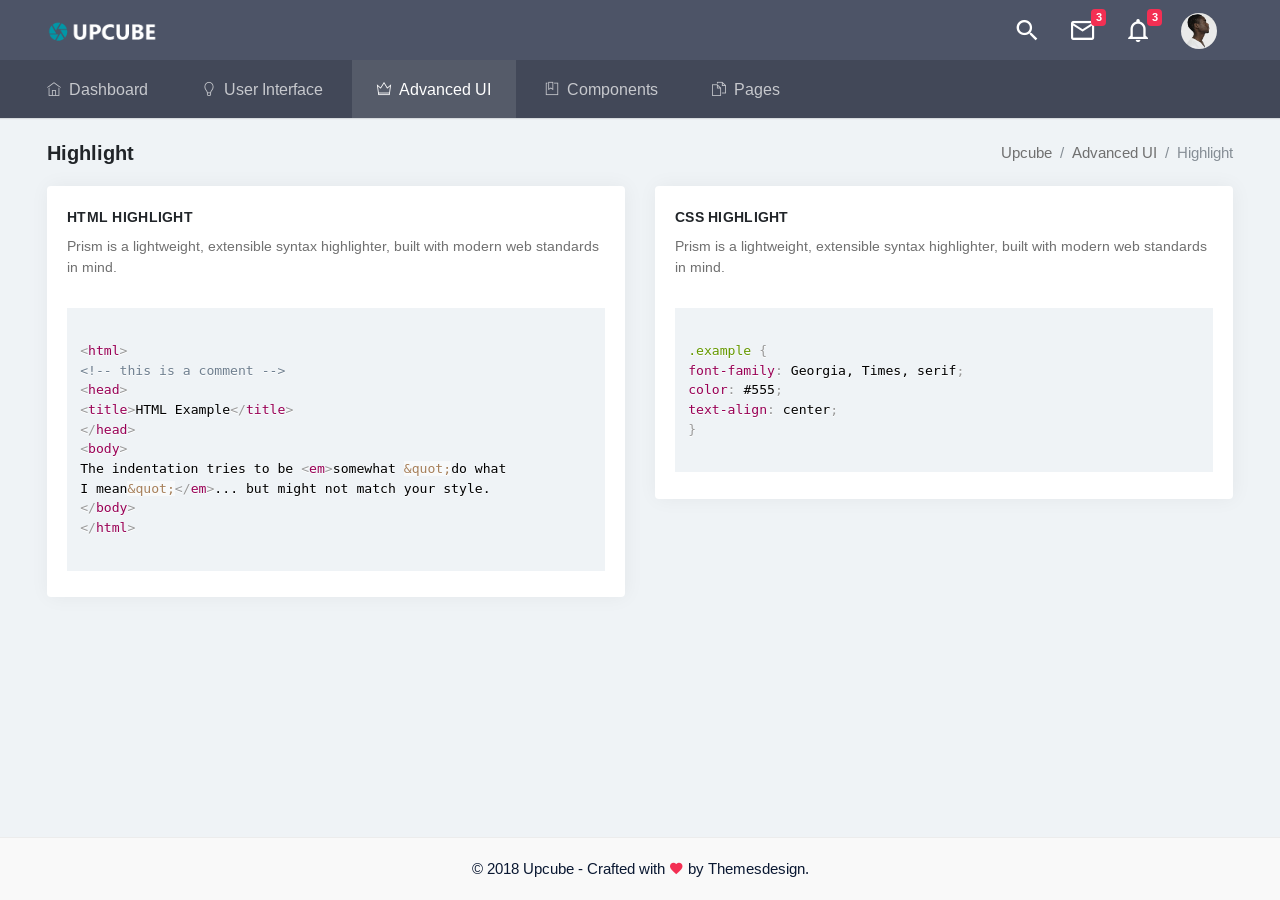
<file: webapp/public/adminlayouts/horizontal/advanced-highlight.html>
<!DOCTYPE html>
<html>
    <head>
        <meta charset="utf-8" />
        <meta http-equiv="X-UA-Compatible" content="IE=edge" />
        <meta name="viewport" content="width=device-width, initial-scale=1.0, user-scalable=0, minimal-ui" />
        <title>Upcube - Responsive Flat Admin Dashboard</title>
        <meta content="Admin Dashboard" name="description" />
        <meta content="Themesdesign" name="author" />
        <meta http-equiv="X-UA-Compatible" content="IE=edge" />

        <!-- App Icons -->
        <link rel="shortcut icon" href="./assets/images/favicon.ico" />

        <!-- prism css -->
        <link href="./assets/plugins/prism/prism.css" rel="stylesheet" type="text/css" />

        <!-- App css -->
        <link href="./assets/css/bootstrap.min.css" rel="stylesheet" type="text/css" />
        <link href="./assets/css/icons.css" rel="stylesheet" type="text/css" />
        <link href="./assets/css/style.css" rel="stylesheet" type="text/css" />

    <meta http-equiv="Content-Type" content="text/html; charset=utf-8" /></head>


    <body>

        <!-- Loader -->
        <div id="preloader"><div id="status"><div class="spinner"></div></div></div>

        <!-- Navigation Bar-->
        <header id="topnav">
            <div class="topbar-main">
                <div class="container-fluid">

                    <!-- Logo container-->
                    <div class="logo">
                        <!-- Text Logo -->
                        <!--<a href="index.html" class="logo">-->
                        <!--Upcube-->
                        <!--</a>-->
                        <!-- Image Logo -->
                        <a href="./index.html" class="logo">
                            <img src="./assets/images/logo-sm.png" alt="" height="22" class="logo-small" />
                            <img src="./assets/images/logo.png" alt="" height="24" class="logo-large" />
                        </a>

                    </div>
                    <!-- End Logo container-->


                    <div class="menu-extras topbar-custom">

                        <!-- Search input -->
                        <div class="search-wrap" id="search-wrap">
                            <div class="search-bar">
                                <input class="search-input" type="search" placeholder="Search" />
                                <a href="#" class="close-search toggle-search" data-target="#search-wrap">
                                    <i class="mdi mdi-close-circle"></i>
                                </a>
                            </div>
                        </div>

                        <ul class="list-inline float-right mb-0">
                            <!-- Search -->
                            <li class="list-inline-item dropdown notification-list">
                                <a class="nav-link waves-effect toggle-search" href="#" data-target="#search-wrap">
                                    <i class="mdi mdi-magnify noti-icon"></i>
                                </a>
                            </li>
                            <!-- Messages-->
                            <li class="list-inline-item dropdown notification-list">
                                <a class="nav-link dropdown-toggle arrow-none waves-effect" data-toggle="dropdown" href="#" role="button" aria-haspopup="false" aria-expanded="false">
                                    <i class="mdi mdi-email-outline noti-icon"></i>
                                    <span class="badge badge-danger noti-icon-badge">3</span>
                                </a>
                                <div class="dropdown-menu dropdown-menu-right dropdown-arrow dropdown-menu-lg">
                                    <!-- item-->
                                    <div class="dropdown-item noti-title">
                                        <h5><span class="badge badge-danger float-right">745</span>Messages</h5>
                                    </div>

                                    <!-- item-->
                                    <a href="javascript:void(0);" class="dropdown-item notify-item">
                                        <div class="notify-icon"><img src="./assets/images/users/avatar-2.jpg" alt="user-img" class="img-fluid rounded-circle" /> </div>
                                        <p class="notify-details"><b>Charles M. Jones</b><small class="text-muted">Dummy text of the printing and typesetting industry.</small></p>
                                    </a>

                                    <!-- item-->
                                    <a href="javascript:void(0);" class="dropdown-item notify-item">
                                        <div class="notify-icon"><img src="./assets/images/users/avatar-3.jpg" alt="user-img" class="img-fluid rounded-circle" /> </div>
                                        <p class="notify-details"><b>Thomas J. Mimms</b><small class="text-muted">You have 87 unread messages</small></p>
                                    </a>

                                    <!-- item-->
                                    <a href="javascript:void(0);" class="dropdown-item notify-item">
                                        <div class="notify-icon"><img src="./assets/images/users/avatar-4.jpg" alt="user-img" class="img-fluid rounded-circle" /> </div>
                                        <p class="notify-details"><b>Luis M. Konrad</b><small class="text-muted">It is a long established fact that a reader will</small></p>
                                    </a>

                                    <!-- All-->
                                    <a href="javascript:void(0);" class="dropdown-item notify-item">
                                        View All
                                    </a>

                                </div>
                            </li>
                            <!-- notification-->
                            <li class="list-inline-item dropdown notification-list">
                                <a class="nav-link dropdown-toggle arrow-none waves-effect" data-toggle="dropdown" href="#" role="button" aria-haspopup="false" aria-expanded="false">
                                    <i class="mdi mdi-bell-outline noti-icon"></i>
                                    <span class="badge badge-danger noti-icon-badge">3</span>
                                </a>
                                <div class="dropdown-menu dropdown-menu-right dropdown-arrow dropdown-menu-lg">
                                    <!-- item-->
                                    <div class="dropdown-item noti-title">
                                        <h5>Notification (3)</h5>
                                    </div>

                                    <!-- item-->
                                    <a href="javascript:void(0);" class="dropdown-item notify-item active">
                                        <div class="notify-icon bg-success"><i class="mdi mdi-cart-outline"></i></div>
                                        <p class="notify-details"><b>Your order is placed</b><small class="text-muted">Dummy text of the printing and typesetting industry.</small></p>
                                    </a>

                                    <!-- item-->
                                    <a href="javascript:void(0);" class="dropdown-item notify-item">
                                        <div class="notify-icon bg-warning"><i class="mdi mdi-message"></i></div>
                                        <p class="notify-details"><b>New Message received</b><small class="text-muted">You have 87 unread messages</small></p>
                                    </a>

                                    <!-- item-->
                                    <a href="javascript:void(0);" class="dropdown-item notify-item">
                                        <div class="notify-icon bg-info"><i class="mdi mdi-martini"></i></div>
                                        <p class="notify-details"><b>Your item is shipped</b><small class="text-muted">It is a long established fact that a reader will</small></p>
                                    </a>

                                    <!-- All-->
                                    <a href="javascript:void(0);" class="dropdown-item notify-item">
                                        View All
                                    </a>

                                </div>
                            </li>
                            <!-- User-->
                            <li class="list-inline-item dropdown notification-list">
                                <a class="nav-link dropdown-toggle arrow-none waves-effect nav-user" data-toggle="dropdown" href="#" role="button" aria-haspopup="false" aria-expanded="false">
                                    <img src="./assets/images/users/avatar-1.jpg" alt="user" class="rounded-circle" />
                                </a>
                                <div class="dropdown-menu dropdown-menu-right profile-dropdown ">
                                    <a class="dropdown-item" href="#"><i class="dripicons-user text-muted"></i> Profile</a>
                                    <a class="dropdown-item" href="#"><i class="dripicons-wallet text-muted"></i> My Wallet</a>
                                    <a class="dropdown-item" href="#"><span class="badge badge-success pull-right m-t-5">5</span><i class="dripicons-gear text-muted"></i> Settings</a>
                                    <a class="dropdown-item" href="#"><i class="dripicons-lock text-muted"></i> Lock screen</a>
                                    <div class="dropdown-divider"></div>
                                    <a class="dropdown-item" href="#"><i class="dripicons-exit text-muted"></i> Logout</a>
                                </div>
                            </li>
                            <li class="menu-item list-inline-item">
                                <!-- Mobile menu toggle-->
                                <a class="navbar-toggle nav-link">
                                    <div class="lines">
                                        <span></span>
                                        <span></span>
                                        <span></span>
                                    </div>
                                </a>
                                <!-- End mobile menu toggle-->
                            </li>

                        </ul>
                    </div>
                    <!-- end menu-extras -->

                    <div class="clearfix"></div>

                </div> <!-- end container -->
            </div>
            <!-- end topbar-main -->

            <!-- MENU Start -->
            <div class="navbar-custom">
                <div class="container-fluid">
                    <div id="navigation">
                        <!-- Navigation Menu-->
                        <ul class="navigation-menu">

                            <li class="has-submenu">
                                <a href="./index.html"><i class="ti-home"></i>Dashboard</a>
                            </li>

                            <li class="has-submenu">
                                <a href="#"><i class="ti-light-bulb"></i>User Interface</a>
                                <ul class="submenu megamenu">
                                    <li>
                                        <ul>
                                            <li><a href="./ui-buttons.html">Buttons</a></li>
                                            <li><a href="./ui-cards.html">Cards</a></li>
                                            <li><a href="./ui-tabs-accordions.html">Tabs &amp; Accordions</a></li>
                                            <li><a href="./ui-modals.html">Modals</a></li>
                                            <li><a href="./ui-images.html">Images</a></li>
                                            <li><a href="./ui-alerts.html">Alerts</a></li>
                                        </ul>
                                    </li>
                                    <li>
                                        <ul>
                                            <li><a href="./ui-progressbars.html">Progress Bars</a></li>
                                            <li><a href="./ui-dropdowns.html">Dropdowns</a></li>
                                            <li><a href="./ui-lightbox.html">Lightbox</a></li>
                                            <li><a href="./ui-navs.html">Navs</a></li>
                                            <li><a href="./ui-pagination.html">Pagination</a></li>
                                            <li><a href="./ui-popover-tooltips.html">Popover & Tooltips</a></li>
                                        </ul>
                                    </li>
                                    <li>
                                        <ul>
                                            <li><a href="./ui-badge.html">Badge</a></li>
                                            <li><a href="./ui-carousel.html">Carousel</a></li>
                                            <li><a href="./ui-video.html">Video</a></li>
                                            <li><a href="./ui-typography.html">Typography</a></li>
                                            <li><a href="./ui-sweet-alert.html">Sweet-Alert</a></li>
                                            <li><a href="./ui-grid.html">Grid</a></li>
                                        </ul>
                                    </li>
                                </ul>
                            </li>

                            <li class="has-submenu">
                                <a href="#"><i class="ti-crown"></i>Advanced UI</a>
                                <ul class="submenu">
                                    <li><a href="./advanced-animation.html">Animation</a></li>
                                    <li><a href="./advanced-highlight.html">Highlight</a></li>
                                    <li><a href="./advanced-rating.html">Rating</a></li>
                                    <li><a href="./advanced-nestable.html">Nestable</a></li>
                                    <li><a href="./advanced-alertify.html">Alertify</a></li>
                                    <li><a href="./advanced-rangeslider.html">Range Slider</a></li>
                                    <li><a href="./advanced-sessiontimeout.html">Session Timeout</a></li>
                                </ul>
                            </li>

                            <li class="has-submenu">
                                <a href="#"><i class="ti-bookmark-alt"></i>Components</a>
                                <ul class="submenu">
                                    <li class="has-submenu">
                                        <a href="#">Forms</a>
                                        <ul class="submenu">
                                            <li><a href="./form-elements.html">Form Elements</a></li>
                                            <li><a href="./form-validation.html">Form Validation</a></li>
                                            <li><a href="./form-advanced.html">Form Advanced</a></li>
                                            <li><a href="./form-editors.html">Form Editors</a></li>
                                            <li><a href="./form-uploads.html">Form File Upload</a></li>
                                            <li><a href="./form-mask.html">Form Mask</a></li>
                                            <li><a href="./form-summernote.html">Summernote</a></li>
                                            <li><a href="./form-xeditable.html">Form Xeditable</a></li>
                                        </ul>
                                    </li>
                                    <li class="has-submenu">
                                        <a href="#">Icons</a>
                                        <ul class="submenu">
                                            <li><a href="./icons-material.html">Material Design</a></li>
                                            <li><a href="./icons-ion.html">Ion Icons</a></li>
                                            <li><a href="./icons-fontawesome.html">Font Awesome</a></li>
                                            <li><a href="./icons-themify.html">Themify Icons</a></li>
                                            <li><a href="./icons-dripicons.html">Dripicons</a></li>
                                            <li><a href="./icons-typicons.html">Typicons Icons</a></li>
                                        </ul>
                                    </li>
                                    <li>
                                        <a href="./calendar.html">Calendar</a>
                                    </li>
                                    <li class="has-submenu">
                                        <a href="#">Charts</a>
                                        <ul class="submenu">
                                            <li><a href="./charts-morris.html">Morris Chart</a></li>
                                            <li><a href="./charts-chartist.html">Chartist Chart</a></li>
                                            <li><a href="./charts-chartjs.html">Chartjs Chart</a></li>
                                            <li><a href="./charts-flot.html">Flot Chart</a></li>
                                            <li><a href="./charts-c3.html">C3 Chart</a></li>
                                            <li><a href="./charts-other.html">Jquery Knob Chart</a></li>
                                        </ul>
                                    </li>
                                    <li class="has-submenu">
                                        <a href="#">Tables </a>
                                        <ul class="submenu">
                                            <li><a href="./tables-basic.html">Basic Tables</a></li>
                                            <li><a href="./tables-datatable.html">Data Table</a></li>
                                            <li><a href="./tables-responsive.html">Responsive Table</a></li>
                                            <li><a href="./tables-editable.html">Editable Table</a></li>
                                        </ul>
                                    </li>
                                    <li class="has-submenu">
                                        <a href="#">Maps</a>
                                        <ul class="submenu">
                                            <li><a href="./maps-google.html"> Google Map</a></li>
                                            <li><a href="./maps-vector.html"> Vector Map</a></li>
                                        </ul>
                                    </li>
                                </ul>
                            </li>

                            <li class="has-submenu">
                                <a href="#"><i class="ti-files"></i>Pages</a>
                                <ul class="submenu megamenu">
                                    <li>
                                        <ul>
                                            <li><a href="./pages-timeline.html">Timeline</a></li>
                                            <li><a href="./pages-invoice.html">Invoice</a></li>
                                            <li><a href="./pages-directory.html">Directory</a></li>
                                            <li><a href="./pages-login.html">Login</a></li>
                                            <li><a href="./pages-register.html">Register</a></li>
                                        </ul>
                                    </li>
                                    <li>
                                        <ul>
                                            <li><a href="./pages-recoverpw.html">Recover Password</a></li>
                                            <li><a href="./pages-lock-screen.html">Lock Screen</a></li>
                                            <li><a href="./pages-blank.html">Blank Page</a></li>
                                            <li><a href="./pages-404.html">Error 404</a></li>
                                            <li><a href="./pages-500.html">Error 500</a></li>
                                        </ul>
                                    </li>
                                </ul>
                            </li>

                        </ul>
                        <!-- End navigation menu -->
                    </div> <!-- end #navigation -->
                </div> <!-- end container -->
            </div> <!-- end navbar-custom -->
        </header>
        <!-- End Navigation Bar-->


        <div class="wrapper">
            <div class="container-fluid">

                <!-- Page-Title -->
                <div class="row">
                    <div class="col-sm-12">
                        <div class="page-title-box">
                            <div class="btn-group pull-right">
                                <ol class="breadcrumb hide-phone p-0 m-0">
                                    <li class="breadcrumb-item"><a href="#">Upcube</a></li>
                                    <li class="breadcrumb-item"><a href="#">Advanced UI</a></li>
                                    <li class="breadcrumb-item active">Highlight</li>
                                </ol>
                            </div>
                            <h4 class="page-title">Highlight</h4>
                        </div>
                    </div>
                </div>
                <!-- end page title end breadcrumb -->

                <div class="row">
                    <div class="col-lg-6">
                        <div class="card m-b-30">
                            <div class="card-body">

                                <h4 class="mt-0 header-title">HTML Highlight</h4>
                                <p class="text-muted m-b-30 font-14">Prism is a lightweight, extensible syntax highlighter, built with modern web standards in mind.</p>

                                <pre class=" language-markup"><code class=" language-markup">
&lt;html&gt;
&lt;!-- this is a comment --&gt;
&lt;head&gt;
&lt;title&gt;HTML Example&lt;/title&gt;
&lt;/head&gt;
&lt;body&gt;
The indentation tries to be &lt;em&gt;somewhat &amp;quot;do what
I mean&amp;quot;&lt;/em&gt;... but might not match your style.
&lt;/body&gt;
&lt;/html&gt;
                                </code></pre>
                            </div>
                        </div>
                    </div> <!-- end col -->

                    <div class="col-lg-6">
                        <div class="card m-b-30">
                            <div class="card-body">

                                <h4 class="mt-0 header-title">Css Highlight</h4>
                                <p class="text-muted m-b-30 font-14">Prism is a lightweight, extensible syntax highlighter, built with modern web standards in mind.</p>

<pre class="line-numbers">
<code class="language-css">
.example {
font-family: Georgia, Times, serif;
color: #555;
text-align: center;
}
</code>
</pre>
                            </div>
                        </div>
                    </div> <!-- end col -->

                </div> <!-- end row -->

            </div> <!-- end container -->
        </div>
        <!-- end wrapper -->


        <!-- Footer -->
        <footer class="footer">
            <div class="container-fluid">
                <div class="row">
                    <div class="col-12">
                        © 2018 Upcube - Crafted with <i class="mdi mdi-heart text-danger"></i> by Themesdesign.
                    </div>
                </div>
            </div>
        </footer>
        <!-- End Footer -->


        <!-- jQuery  -->
        <script src="./assets/js/jquery.min.js"></script>
        <script src="./assets/js/popper.min.js"></script>
        <script src="./assets/js/bootstrap.min.js"></script>
        <script src="./assets/js/modernizr.min.js"></script>
        <script src="./assets/js/waves.js"></script>
        <script src="./assets/js/jquery.slimscroll.js"></script>
        <script src="./assets/js/jquery.nicescroll.js"></script>
        <script src="./assets/js/jquery.scrollTo.min.js"></script>

        <!-- Prism js -->
        <script src="./assets/plugins/prism/prism.js"></script>

        <!-- App js -->
        <script src="./assets/js/app.js"></script>

    </body>
</html>
</file>
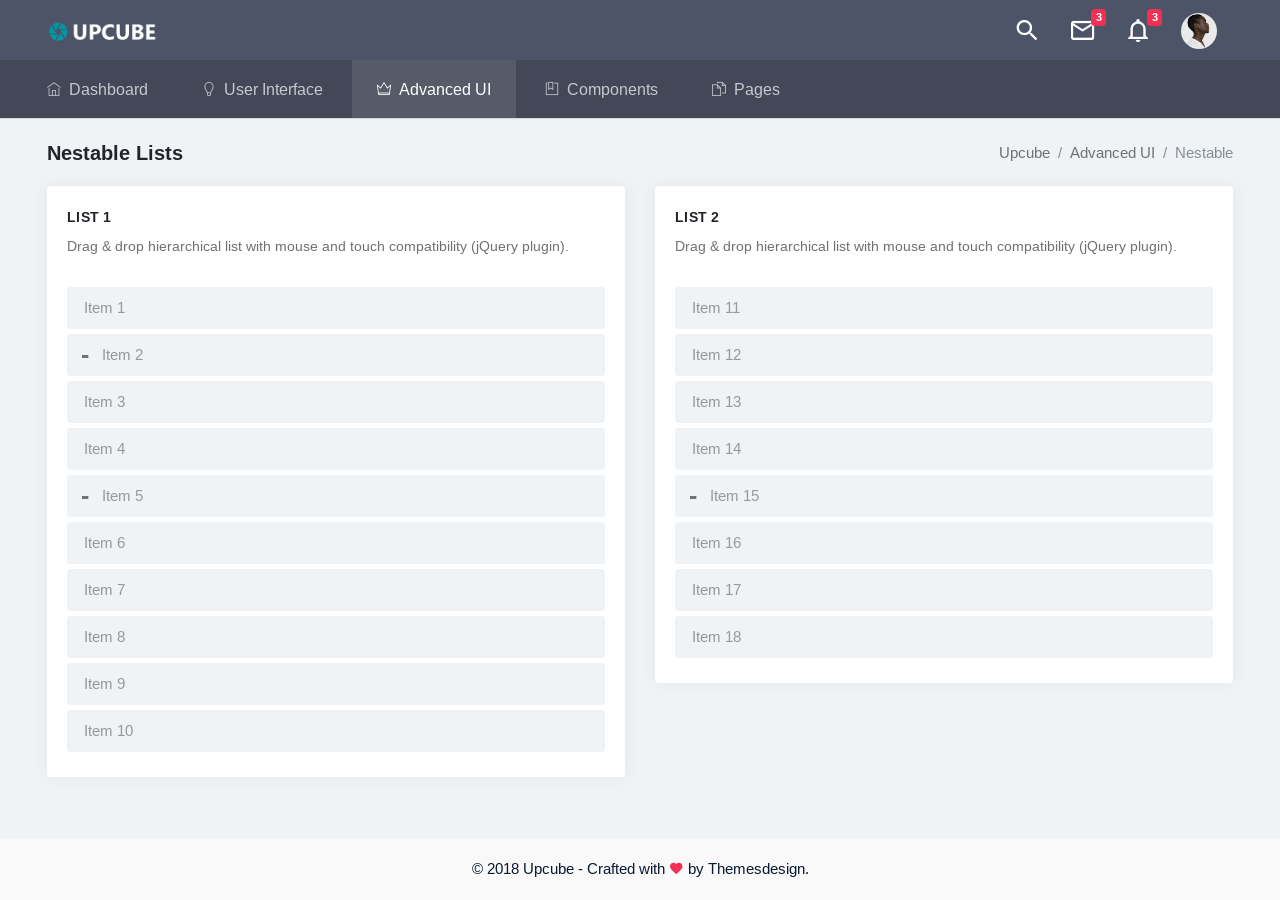
<file: webapp/public/adminlayouts/horizontal/advanced-nestable.html>
<!DOCTYPE html>
<html>
    <head>
        <meta charset="utf-8" />
        <meta http-equiv="X-UA-Compatible" content="IE=edge" />
        <meta name="viewport" content="width=device-width, initial-scale=1.0, user-scalable=0, minimal-ui" />
        <title>Upcube - Responsive Flat Admin Dashboard</title>
        <meta content="Admin Dashboard" name="description" />
        <meta content="Themesdesign" name="author" />
        <meta http-equiv="X-UA-Compatible" content="IE=edge" />

        <!-- App Icons -->
        <link rel="shortcut icon" href="./assets/images/favicon.ico" />

        <!-- Nestable css -->
        <link href="./assets/plugins/nestable/jquery.nestable.css" rel="stylesheet" />

        <!-- App css -->
        <link href="./assets/css/bootstrap.min.css" rel="stylesheet" type="text/css" />
        <link href="./assets/css/icons.css" rel="stylesheet" type="text/css" />
        <link href="./assets/css/style.css" rel="stylesheet" type="text/css" />

    <meta http-equiv="Content-Type" content="text/html; charset=utf-8" /></head>


    <body>

        <!-- Loader -->
        <div id="preloader"><div id="status"><div class="spinner"></div></div></div>

        <!-- Navigation Bar-->
        <header id="topnav">
            <div class="topbar-main">
                <div class="container-fluid">

                    <!-- Logo container-->
                    <div class="logo">
                        <!-- Text Logo -->
                        <!--<a href="index.html" class="logo">-->
                        <!--Upcube-->
                        <!--</a>-->
                        <!-- Image Logo -->
                        <a href="./index.html" class="logo">
                            <img src="./assets/images/logo-sm.png" alt="" height="22" class="logo-small" />
                            <img src="./assets/images/logo.png" alt="" height="24" class="logo-large" />
                        </a>

                    </div>
                    <!-- End Logo container-->


                    <div class="menu-extras topbar-custom">

                        <!-- Search input -->
                        <div class="search-wrap" id="search-wrap">
                            <div class="search-bar">
                                <input class="search-input" type="search" placeholder="Search" />
                                <a href="#" class="close-search toggle-search" data-target="#search-wrap">
                                    <i class="mdi mdi-close-circle"></i>
                                </a>
                            </div>
                        </div>

                        <ul class="list-inline float-right mb-0">
                            <!-- Search -->
                            <li class="list-inline-item dropdown notification-list">
                                <a class="nav-link waves-effect toggle-search" href="#" data-target="#search-wrap">
                                    <i class="mdi mdi-magnify noti-icon"></i>
                                </a>
                            </li>
                            <!-- Messages-->
                            <li class="list-inline-item dropdown notification-list">
                                <a class="nav-link dropdown-toggle arrow-none waves-effect" data-toggle="dropdown" href="#" role="button" aria-haspopup="false" aria-expanded="false">
                                    <i class="mdi mdi-email-outline noti-icon"></i>
                                    <span class="badge badge-danger noti-icon-badge">3</span>
                                </a>
                                <div class="dropdown-menu dropdown-menu-right dropdown-arrow dropdown-menu-lg">
                                    <!-- item-->
                                    <div class="dropdown-item noti-title">
                                        <h5><span class="badge badge-danger float-right">745</span>Messages</h5>
                                    </div>

                                    <!-- item-->
                                    <a href="javascript:void(0);" class="dropdown-item notify-item">
                                        <div class="notify-icon"><img src="./assets/images/users/avatar-2.jpg" alt="user-img" class="img-fluid rounded-circle" /> </div>
                                        <p class="notify-details"><b>Charles M. Jones</b><small class="text-muted">Dummy text of the printing and typesetting industry.</small></p>
                                    </a>

                                    <!-- item-->
                                    <a href="javascript:void(0);" class="dropdown-item notify-item">
                                        <div class="notify-icon"><img src="./assets/images/users/avatar-3.jpg" alt="user-img" class="img-fluid rounded-circle" /> </div>
                                        <p class="notify-details"><b>Thomas J. Mimms</b><small class="text-muted">You have 87 unread messages</small></p>
                                    </a>

                                    <!-- item-->
                                    <a href="javascript:void(0);" class="dropdown-item notify-item">
                                        <div class="notify-icon"><img src="./assets/images/users/avatar-4.jpg" alt="user-img" class="img-fluid rounded-circle" /> </div>
                                        <p class="notify-details"><b>Luis M. Konrad</b><small class="text-muted">It is a long established fact that a reader will</small></p>
                                    </a>

                                    <!-- All-->
                                    <a href="javascript:void(0);" class="dropdown-item notify-item">
                                        View All
                                    </a>

                                </div>
                            </li>
                            <!-- notification-->
                            <li class="list-inline-item dropdown notification-list">
                                <a class="nav-link dropdown-toggle arrow-none waves-effect" data-toggle="dropdown" href="#" role="button" aria-haspopup="false" aria-expanded="false">
                                    <i class="mdi mdi-bell-outline noti-icon"></i>
                                    <span class="badge badge-danger noti-icon-badge">3</span>
                                </a>
                                <div class="dropdown-menu dropdown-menu-right dropdown-arrow dropdown-menu-lg">
                                    <!-- item-->
                                    <div class="dropdown-item noti-title">
                                        <h5>Notification (3)</h5>
                                    </div>

                                    <!-- item-->
                                    <a href="javascript:void(0);" class="dropdown-item notify-item active">
                                        <div class="notify-icon bg-success"><i class="mdi mdi-cart-outline"></i></div>
                                        <p class="notify-details"><b>Your order is placed</b><small class="text-muted">Dummy text of the printing and typesetting industry.</small></p>
                                    </a>

                                    <!-- item-->
                                    <a href="javascript:void(0);" class="dropdown-item notify-item">
                                        <div class="notify-icon bg-warning"><i class="mdi mdi-message"></i></div>
                                        <p class="notify-details"><b>New Message received</b><small class="text-muted">You have 87 unread messages</small></p>
                                    </a>

                                    <!-- item-->
                                    <a href="javascript:void(0);" class="dropdown-item notify-item">
                                        <div class="notify-icon bg-info"><i class="mdi mdi-martini"></i></div>
                                        <p class="notify-details"><b>Your item is shipped</b><small class="text-muted">It is a long established fact that a reader will</small></p>
                                    </a>

                                    <!-- All-->
                                    <a href="javascript:void(0);" class="dropdown-item notify-item">
                                        View All
                                    </a>

                                </div>
                            </li>
                            <!-- User-->
                            <li class="list-inline-item dropdown notification-list">
                                <a class="nav-link dropdown-toggle arrow-none waves-effect nav-user" data-toggle="dropdown" href="#" role="button" aria-haspopup="false" aria-expanded="false">
                                    <img src="./assets/images/users/avatar-1.jpg" alt="user" class="rounded-circle" />
                                </a>
                                <div class="dropdown-menu dropdown-menu-right profile-dropdown ">
                                    <a class="dropdown-item" href="#"><i class="dripicons-user text-muted"></i> Profile</a>
                                    <a class="dropdown-item" href="#"><i class="dripicons-wallet text-muted"></i> My Wallet</a>
                                    <a class="dropdown-item" href="#"><span class="badge badge-success pull-right m-t-5">5</span><i class="dripicons-gear text-muted"></i> Settings</a>
                                    <a class="dropdown-item" href="#"><i class="dripicons-lock text-muted"></i> Lock screen</a>
                                    <div class="dropdown-divider"></div>
                                    <a class="dropdown-item" href="#"><i class="dripicons-exit text-muted"></i> Logout</a>
                                </div>
                            </li>
                            <li class="menu-item list-inline-item">
                                <!-- Mobile menu toggle-->
                                <a class="navbar-toggle nav-link">
                                    <div class="lines">
                                        <span></span>
                                        <span></span>
                                        <span></span>
                                    </div>
                                </a>
                                <!-- End mobile menu toggle-->
                            </li>

                        </ul>
                    </div>
                    <!-- end menu-extras -->

                    <div class="clearfix"></div>

                </div> <!-- end container -->
            </div>
            <!-- end topbar-main -->

            <!-- MENU Start -->
            <div class="navbar-custom">
                <div class="container-fluid">
                    <div id="navigation">
                        <!-- Navigation Menu-->
                        <ul class="navigation-menu">

                            <li class="has-submenu">
                                <a href="./index.html"><i class="ti-home"></i>Dashboard</a>
                            </li>

                            <li class="has-submenu">
                                <a href="#"><i class="ti-light-bulb"></i>User Interface</a>
                                <ul class="submenu megamenu">
                                    <li>
                                        <ul>
                                            <li><a href="./ui-buttons.html">Buttons</a></li>
                                            <li><a href="./ui-cards.html">Cards</a></li>
                                            <li><a href="./ui-tabs-accordions.html">Tabs &amp; Accordions</a></li>
                                            <li><a href="./ui-modals.html">Modals</a></li>
                                            <li><a href="./ui-images.html">Images</a></li>
                                            <li><a href="./ui-alerts.html">Alerts</a></li>
                                        </ul>
                                    </li>
                                    <li>
                                        <ul>
                                            <li><a href="./ui-progressbars.html">Progress Bars</a></li>
                                            <li><a href="./ui-dropdowns.html">Dropdowns</a></li>
                                            <li><a href="./ui-lightbox.html">Lightbox</a></li>
                                            <li><a href="./ui-navs.html">Navs</a></li>
                                            <li><a href="./ui-pagination.html">Pagination</a></li>
                                            <li><a href="./ui-popover-tooltips.html">Popover & Tooltips</a></li>
                                        </ul>
                                    </li>
                                    <li>
                                        <ul>
                                            <li><a href="./ui-badge.html">Badge</a></li>
                                            <li><a href="./ui-carousel.html">Carousel</a></li>
                                            <li><a href="./ui-video.html">Video</a></li>
                                            <li><a href="./ui-typography.html">Typography</a></li>
                                            <li><a href="./ui-sweet-alert.html">Sweet-Alert</a></li>
                                            <li><a href="./ui-grid.html">Grid</a></li>
                                        </ul>
                                    </li>
                                </ul>
                            </li>

                            <li class="has-submenu">
                                <a href="#"><i class="ti-crown"></i>Advanced UI</a>
                                <ul class="submenu">
                                    <li><a href="./advanced-animation.html">Animation</a></li>
                                    <li><a href="./advanced-highlight.html">Highlight</a></li>
                                    <li><a href="./advanced-rating.html">Rating</a></li>
                                    <li><a href="./advanced-nestable.html">Nestable</a></li>
                                    <li><a href="./advanced-alertify.html">Alertify</a></li>
                                    <li><a href="./advanced-rangeslider.html">Range Slider</a></li>
                                    <li><a href="./advanced-sessiontimeout.html">Session Timeout</a></li>
                                </ul>
                            </li>

                            <li class="has-submenu">
                                <a href="#"><i class="ti-bookmark-alt"></i>Components</a>
                                <ul class="submenu">
                                    <li class="has-submenu">
                                        <a href="#">Forms</a>
                                        <ul class="submenu">
                                            <li><a href="./form-elements.html">Form Elements</a></li>
                                            <li><a href="./form-validation.html">Form Validation</a></li>
                                            <li><a href="./form-advanced.html">Form Advanced</a></li>
                                            <li><a href="./form-editors.html">Form Editors</a></li>
                                            <li><a href="./form-uploads.html">Form File Upload</a></li>
                                            <li><a href="./form-mask.html">Form Mask</a></li>
                                            <li><a href="./form-summernote.html">Summernote</a></li>
                                            <li><a href="./form-xeditable.html">Form Xeditable</a></li>
                                        </ul>
                                    </li>
                                    <li class="has-submenu">
                                        <a href="#">Icons</a>
                                        <ul class="submenu">
                                            <li><a href="./icons-material.html">Material Design</a></li>
                                            <li><a href="./icons-ion.html">Ion Icons</a></li>
                                            <li><a href="./icons-fontawesome.html">Font Awesome</a></li>
                                            <li><a href="./icons-themify.html">Themify Icons</a></li>
                                            <li><a href="./icons-dripicons.html">Dripicons</a></li>
                                            <li><a href="./icons-typicons.html">Typicons Icons</a></li>
                                        </ul>
                                    </li>
                                    <li>
                                        <a href="./calendar.html">Calendar</a>
                                    </li>
                                    <li class="has-submenu">
                                        <a href="#">Charts</a>
                                        <ul class="submenu">
                                            <li><a href="./charts-morris.html">Morris Chart</a></li>
                                            <li><a href="./charts-chartist.html">Chartist Chart</a></li>
                                            <li><a href="./charts-chartjs.html">Chartjs Chart</a></li>
                                            <li><a href="./charts-flot.html">Flot Chart</a></li>
                                            <li><a href="./charts-c3.html">C3 Chart</a></li>
                                            <li><a href="./charts-other.html">Jquery Knob Chart</a></li>
                                        </ul>
                                    </li>
                                    <li class="has-submenu">
                                        <a href="#">Tables </a>
                                        <ul class="submenu">
                                            <li><a href="./tables-basic.html">Basic Tables</a></li>
                                            <li><a href="./tables-datatable.html">Data Table</a></li>
                                            <li><a href="./tables-responsive.html">Responsive Table</a></li>
                                            <li><a href="./tables-editable.html">Editable Table</a></li>
                                        </ul>
                                    </li>
                                    <li class="has-submenu">
                                        <a href="#">Maps</a>
                                        <ul class="submenu">
                                            <li><a href="./maps-google.html"> Google Map</a></li>
                                            <li><a href="./maps-vector.html"> Vector Map</a></li>
                                        </ul>
                                    </li>
                                </ul>
                            </li>

                            <li class="has-submenu">
                                <a href="#"><i class="ti-files"></i>Pages</a>
                                <ul class="submenu megamenu">
                                    <li>
                                        <ul>
                                            <li><a href="./pages-timeline.html">Timeline</a></li>
                                            <li><a href="./pages-invoice.html">Invoice</a></li>
                                            <li><a href="./pages-directory.html">Directory</a></li>
                                            <li><a href="./pages-login.html">Login</a></li>
                                            <li><a href="./pages-register.html">Register</a></li>
                                        </ul>
                                    </li>
                                    <li>
                                        <ul>
                                            <li><a href="./pages-recoverpw.html">Recover Password</a></li>
                                            <li><a href="./pages-lock-screen.html">Lock Screen</a></li>
                                            <li><a href="./pages-blank.html">Blank Page</a></li>
                                            <li><a href="./pages-404.html">Error 404</a></li>
                                            <li><a href="./pages-500.html">Error 500</a></li>
                                        </ul>
                                    </li>
                                </ul>
                            </li>

                        </ul>
                        <!-- End navigation menu -->
                    </div> <!-- end #navigation -->
                </div> <!-- end container -->
            </div> <!-- end navbar-custom -->
        </header>
        <!-- End Navigation Bar-->


        <div class="wrapper">
            <div class="container-fluid">

                <!-- Page-Title -->
                <div class="row">
                    <div class="col-sm-12">
                        <div class="page-title-box">
                            <div class="btn-group pull-right">
                                <ol class="breadcrumb hide-phone p-0 m-0">
                                    <li class="breadcrumb-item"><a href="#">Upcube</a></li>
                                    <li class="breadcrumb-item"><a href="#">Advanced UI</a></li>
                                    <li class="breadcrumb-item active">Nestable</li>
                                </ol>
                            </div>
                            <h4 class="page-title">Nestable Lists</h4>
                        </div>
                    </div>
                </div>
                <!-- end page title end breadcrumb -->

                <div class="row">
                    <div class="col-lg-6">
                        <div class="card m-b-30">
                            <div class="card-body">

                                <h4 class="mt-0 header-title">List 1</h4>
                                <p class="text-muted m-b-30 font-14">Drag & drop hierarchical list with
                                    mouse and touch compatibility (jQuery plugin).</p>

                                <div class="custom-dd dd" id="nestable_list_1">
                                    <ol class="dd-list">
                                        <li class="dd-item" data-id="1">
                                            <div class="dd-handle">
                                                Item 1
                                            </div>
                                        </li>
                                        <li class="dd-item" data-id="2">
                                            <div class="dd-handle">
                                                Item 2
                                            </div>
                                            <ol class="dd-list">
                                                </ol></li><li class="dd-item" data-id="3">
                                                    <div class="dd-handle">
                                                        Item 3
                                                    </div>
                                                </li>
                                                <li class="dd-item" data-id="4">
                                                    <div class="dd-handle">
                                                        Item 4
                                                    </div>
                                                </li>
                                                <li class="dd-item" data-id="5">
                                                    <div class="dd-handle">
                                                        Item 5
                                                    </div>
                                                    <ol class="dd-list">
                                                        </ol></li><li class="dd-item" data-id="6">
                                                            <div class="dd-handle">
                                                                Item 6
                                                            </div>
                                                        </li>
                                                        <li class="dd-item" data-id="7">
                                                            <div class="dd-handle">
                                                                Item 7
                                                            </div>
                                                        </li>
                                                        <li class="dd-item" data-id="8">
                                                            <div class="dd-handle">
                                                                Item 8
                                                            </div>
                                                        </li>
                                                    
                                                
                                                <li class="dd-item" data-id="9">
                                                    <div class="dd-handle">
                                                        Item 9
                                                    </div>
                                                </li>
                                                <li class="dd-item" data-id="10">
                                                    <div class="dd-handle">
                                                        Item 10
                                                    </div>
                                                </li>
                                            
                                        

                                    
                                </ol></div>

                            </div>
                        </div>
                    </div> <!-- end col -->

                    <div class="col-lg-6">
                        <div class="card m-b-30">
                            <div class="card-body">

                                <h4 class="mt-0 header-title">List 2</h4>
                                <p class="text-muted m-b-30 font-14">Drag & drop hierarchical list with
                                    mouse and touch compatibility (jQuery plugin).</p>

                                <div class="custom-dd dd" id="nestable_list_2">
                                    <ol class="dd-list">
                                        <li class="dd-item" data-id="11">
                                            <div class="dd-handle">
                                                Item 11
                                            </div>
                                        </li>
                                        <li class="dd-item" data-id="12">
                                            <div class="dd-handle">
                                                Item 12
                                            </div>
                                        </li>
                                        <li class="dd-item" data-id="13">
                                            <div class="dd-handle">
                                                Item 13
                                            </div>
                                        </li>
                                        <li class="dd-item" data-id="14">
                                            <div class="dd-handle">
                                                Item 14
                                            </div>
                                        </li>
                                        <li class="dd-item" data-id="15">
                                            <div class="dd-handle">
                                                Item 15
                                            </div>
                                            <ol class="dd-list">
                                                </ol></li><li class="dd-item" data-id="16">
                                                    <div class="dd-handle">
                                                        Item 16
                                                    </div>
                                                </li>
                                                <li class="dd-item" data-id="17">
                                                    <div class="dd-handle">
                                                        Item 17
                                                    </div>
                                                </li>
                                                <li class="dd-item" data-id="18">
                                                    <div class="dd-handle">
                                                        Item 18
                                                    </div>
                                                </li>
                                            
                                        
                                    
                                </ol></div>

                            </div>
                        </div>
                    </div> <!-- end col -->
                </div> <!-- end row -->

            </div> <!-- end container -->
        </div>
        <!-- end wrapper -->


        <!-- Footer -->
        <footer class="footer">
            <div class="container-fluid">
                <div class="row">
                    <div class="col-12">
                        © 2018 Upcube - Crafted with <i class="mdi mdi-heart text-danger"></i> by Themesdesign.
                    </div>
                </div>
            </div>
        </footer>
        <!-- End Footer -->


        <!-- jQuery  -->
        <script src="./assets/js/jquery.min.js"></script>
        <script src="./assets/js/popper.min.js"></script>
        <script src="./assets/js/bootstrap.min.js"></script>
        <script src="./assets/js/modernizr.min.js"></script>
        <script src="./assets/js/waves.js"></script>
        <script src="./assets/js/jquery.slimscroll.js"></script>
        <script src="./assets/js/jquery.nicescroll.js"></script>
        <script src="./assets/js/jquery.scrollTo.min.js"></script>

        <!--script for this page only-->
        <script src="./assets/plugins/nestable/jquery.nestable.js"></script>
        <script src="./assets/pages/nestable-init.js"></script>

        <!-- App js -->
        <script src="./assets/js/app.js"></script>

    </body>
</html>
</file>
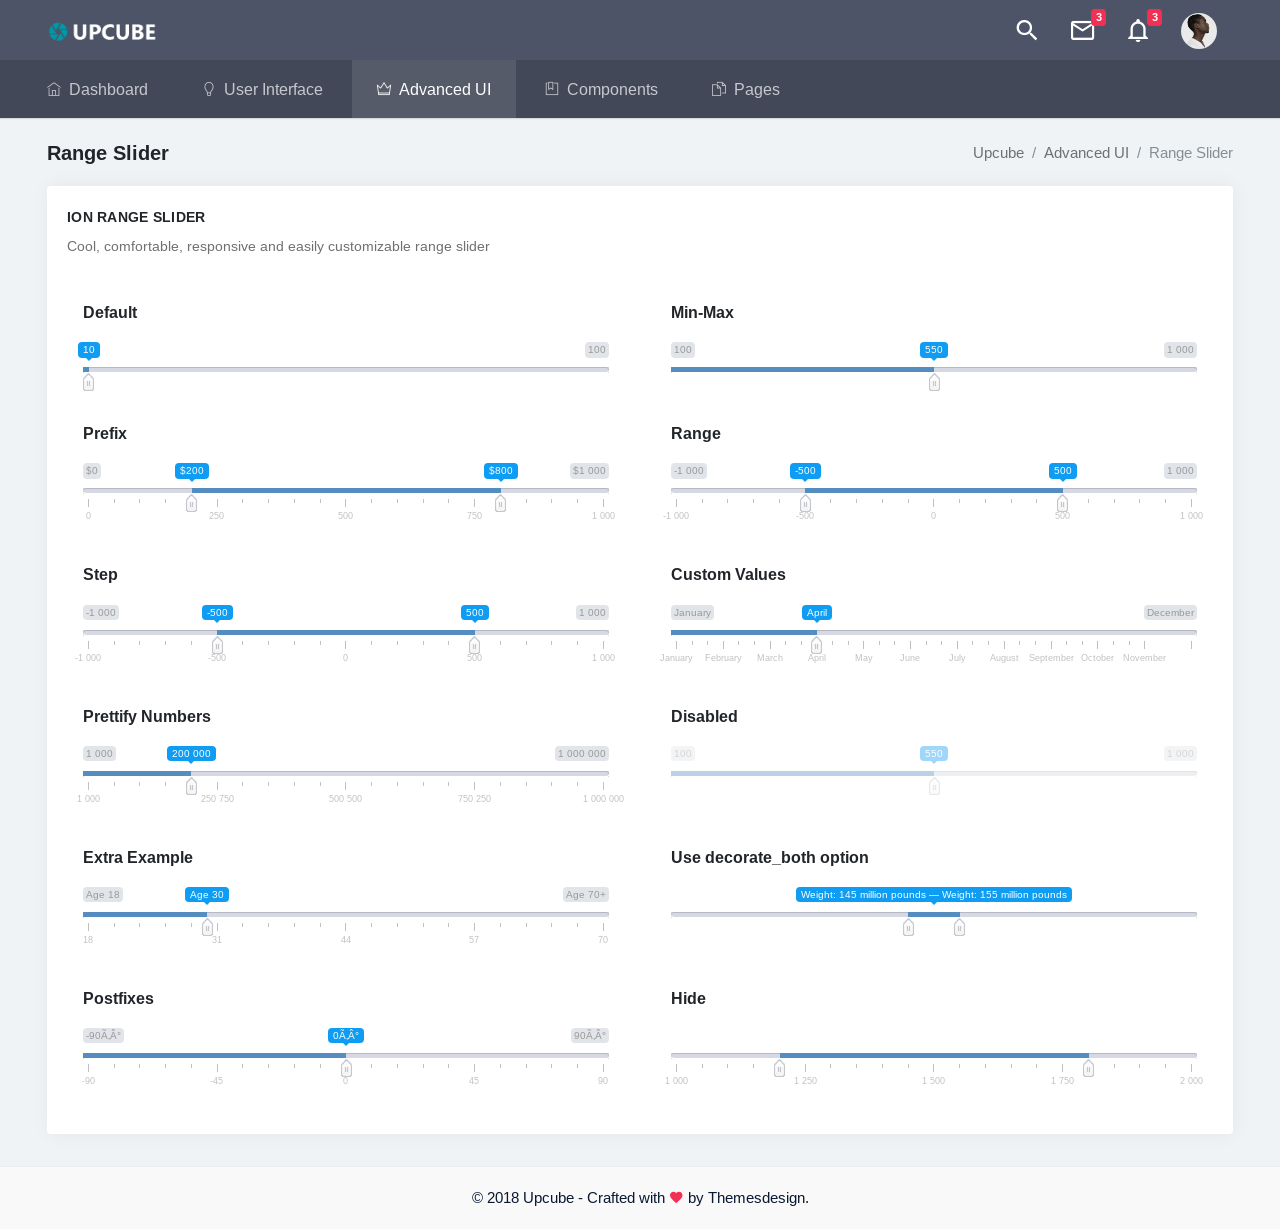
<file: webapp/public/adminlayouts/horizontal/advanced-rangeslider.html>
<!DOCTYPE html>
<html>
    <head>
        <meta charset="utf-8" />
        <meta http-equiv="X-UA-Compatible" content="IE=edge" />
        <meta name="viewport" content="width=device-width, initial-scale=1.0, user-scalable=0, minimal-ui" />
        <title>Upcube - Responsive Flat Admin Dashboard</title>
        <meta content="Admin Dashboard" name="description" />
        <meta content="Themesdesign" name="author" />
        <meta http-equiv="X-UA-Compatible" content="IE=edge" />

        <!-- App Icons -->
        <link rel="shortcut icon" href="./assets/images/favicon.ico" />

        <!-- ION Slider -->
        <link href="./assets/plugins/ion-rangeslider/ion.rangeSlider.css" rel="stylesheet" type="text/css" />
        <link href="./assets/plugins/ion-rangeslider/ion.rangeSlider.skinModern.css" rel="stylesheet" type="text/css" />

        <!-- App css -->
        <link href="./assets/css/bootstrap.min.css" rel="stylesheet" type="text/css" />
        <link href="./assets/css/icons.css" rel="stylesheet" type="text/css" />
        <link href="./assets/css/style.css" rel="stylesheet" type="text/css" />

    <meta http-equiv="Content-Type" content="text/html; charset=utf-8" /></head>


    <body>

        <!-- Loader -->
        <div id="preloader"><div id="status"><div class="spinner"></div></div></div>

        <!-- Navigation Bar-->
        <header id="topnav">
            <div class="topbar-main">
                <div class="container-fluid">

                    <!-- Logo container-->
                    <div class="logo">
                        <!-- Text Logo -->
                        <!--<a href="index.html" class="logo">-->
                        <!--Upcube-->
                        <!--</a>-->
                        <!-- Image Logo -->
                        <a href="./index.html" class="logo">
                            <img src="./assets/images/logo-sm.png" alt="" height="22" class="logo-small" />
                            <img src="./assets/images/logo.png" alt="" height="24" class="logo-large" />
                        </a>

                    </div>
                    <!-- End Logo container-->


                    <div class="menu-extras topbar-custom">

                        <!-- Search input -->
                        <div class="search-wrap" id="search-wrap">
                            <div class="search-bar">
                                <input class="search-input" type="search" placeholder="Search" />
                                <a href="#" class="close-search toggle-search" data-target="#search-wrap">
                                    <i class="mdi mdi-close-circle"></i>
                                </a>
                            </div>
                        </div>

                        <ul class="list-inline float-right mb-0">
                            <!-- Search -->
                            <li class="list-inline-item dropdown notification-list">
                                <a class="nav-link waves-effect toggle-search" href="#" data-target="#search-wrap">
                                    <i class="mdi mdi-magnify noti-icon"></i>
                                </a>
                            </li>
                            <!-- Messages-->
                            <li class="list-inline-item dropdown notification-list">
                                <a class="nav-link dropdown-toggle arrow-none waves-effect" data-toggle="dropdown" href="#" role="button" aria-haspopup="false" aria-expanded="false">
                                    <i class="mdi mdi-email-outline noti-icon"></i>
                                    <span class="badge badge-danger noti-icon-badge">3</span>
                                </a>
                                <div class="dropdown-menu dropdown-menu-right dropdown-arrow dropdown-menu-lg">
                                    <!-- item-->
                                    <div class="dropdown-item noti-title">
                                        <h5><span class="badge badge-danger float-right">745</span>Messages</h5>
                                    </div>

                                    <!-- item-->
                                    <a href="javascript:void(0);" class="dropdown-item notify-item">
                                        <div class="notify-icon"><img src="./assets/images/users/avatar-2.jpg" alt="user-img" class="img-fluid rounded-circle" /> </div>
                                        <p class="notify-details"><b>Charles M. Jones</b><small class="text-muted">Dummy text of the printing and typesetting industry.</small></p>
                                    </a>

                                    <!-- item-->
                                    <a href="javascript:void(0);" class="dropdown-item notify-item">
                                        <div class="notify-icon"><img src="./assets/images/users/avatar-3.jpg" alt="user-img" class="img-fluid rounded-circle" /> </div>
                                        <p class="notify-details"><b>Thomas J. Mimms</b><small class="text-muted">You have 87 unread messages</small></p>
                                    </a>

                                    <!-- item-->
                                    <a href="javascript:void(0);" class="dropdown-item notify-item">
                                        <div class="notify-icon"><img src="./assets/images/users/avatar-4.jpg" alt="user-img" class="img-fluid rounded-circle" /> </div>
                                        <p class="notify-details"><b>Luis M. Konrad</b><small class="text-muted">It is a long established fact that a reader will</small></p>
                                    </a>

                                    <!-- All-->
                                    <a href="javascript:void(0);" class="dropdown-item notify-item">
                                        View All
                                    </a>

                                </div>
                            </li>
                            <!-- notification-->
                            <li class="list-inline-item dropdown notification-list">
                                <a class="nav-link dropdown-toggle arrow-none waves-effect" data-toggle="dropdown" href="#" role="button" aria-haspopup="false" aria-expanded="false">
                                    <i class="mdi mdi-bell-outline noti-icon"></i>
                                    <span class="badge badge-danger noti-icon-badge">3</span>
                                </a>
                                <div class="dropdown-menu dropdown-menu-right dropdown-arrow dropdown-menu-lg">
                                    <!-- item-->
                                    <div class="dropdown-item noti-title">
                                        <h5>Notification (3)</h5>
                                    </div>

                                    <!-- item-->
                                    <a href="javascript:void(0);" class="dropdown-item notify-item active">
                                        <div class="notify-icon bg-success"><i class="mdi mdi-cart-outline"></i></div>
                                        <p class="notify-details"><b>Your order is placed</b><small class="text-muted">Dummy text of the printing and typesetting industry.</small></p>
                                    </a>

                                    <!-- item-->
                                    <a href="javascript:void(0);" class="dropdown-item notify-item">
                                        <div class="notify-icon bg-warning"><i class="mdi mdi-message"></i></div>
                                        <p class="notify-details"><b>New Message received</b><small class="text-muted">You have 87 unread messages</small></p>
                                    </a>

                                    <!-- item-->
                                    <a href="javascript:void(0);" class="dropdown-item notify-item">
                                        <div class="notify-icon bg-info"><i class="mdi mdi-martini"></i></div>
                                        <p class="notify-details"><b>Your item is shipped</b><small class="text-muted">It is a long established fact that a reader will</small></p>
                                    </a>

                                    <!-- All-->
                                    <a href="javascript:void(0);" class="dropdown-item notify-item">
                                        View All
                                    </a>

                                </div>
                            </li>
                            <!-- User-->
                            <li class="list-inline-item dropdown notification-list">
                                <a class="nav-link dropdown-toggle arrow-none waves-effect nav-user" data-toggle="dropdown" href="#" role="button" aria-haspopup="false" aria-expanded="false">
                                    <img src="./assets/images/users/avatar-1.jpg" alt="user" class="rounded-circle" />
                                </a>
                                <div class="dropdown-menu dropdown-menu-right profile-dropdown ">
                                    <a class="dropdown-item" href="#"><i class="dripicons-user text-muted"></i> Profile</a>
                                    <a class="dropdown-item" href="#"><i class="dripicons-wallet text-muted"></i> My Wallet</a>
                                    <a class="dropdown-item" href="#"><span class="badge badge-success pull-right m-t-5">5</span><i class="dripicons-gear text-muted"></i> Settings</a>
                                    <a class="dropdown-item" href="#"><i class="dripicons-lock text-muted"></i> Lock screen</a>
                                    <div class="dropdown-divider"></div>
                                    <a class="dropdown-item" href="#"><i class="dripicons-exit text-muted"></i> Logout</a>
                                </div>
                            </li>
                            <li class="menu-item list-inline-item">
                                <!-- Mobile menu toggle-->
                                <a class="navbar-toggle nav-link">
                                    <div class="lines">
                                        <span></span>
                                        <span></span>
                                        <span></span>
                                    </div>
                                </a>
                                <!-- End mobile menu toggle-->
                            </li>

                        </ul>
                    </div>
                    <!-- end menu-extras -->

                    <div class="clearfix"></div>

                </div> <!-- end container -->
            </div>
            <!-- end topbar-main -->

            <!-- MENU Start -->
            <div class="navbar-custom">
                <div class="container-fluid">
                    <div id="navigation">
                        <!-- Navigation Menu-->
                        <ul class="navigation-menu">

                            <li class="has-submenu">
                                <a href="./index.html"><i class="ti-home"></i>Dashboard</a>
                            </li>

                            <li class="has-submenu">
                                <a href="#"><i class="ti-light-bulb"></i>User Interface</a>
                                <ul class="submenu megamenu">
                                    <li>
                                        <ul>
                                            <li><a href="./ui-buttons.html">Buttons</a></li>
                                            <li><a href="./ui-cards.html">Cards</a></li>
                                            <li><a href="./ui-tabs-accordions.html">Tabs &amp; Accordions</a></li>
                                            <li><a href="./ui-modals.html">Modals</a></li>
                                            <li><a href="./ui-images.html">Images</a></li>
                                            <li><a href="./ui-alerts.html">Alerts</a></li>
                                        </ul>
                                    </li>
                                    <li>
                                        <ul>
                                            <li><a href="./ui-progressbars.html">Progress Bars</a></li>
                                            <li><a href="./ui-dropdowns.html">Dropdowns</a></li>
                                            <li><a href="./ui-lightbox.html">Lightbox</a></li>
                                            <li><a href="./ui-navs.html">Navs</a></li>
                                            <li><a href="./ui-pagination.html">Pagination</a></li>
                                            <li><a href="./ui-popover-tooltips.html">Popover & Tooltips</a></li>
                                        </ul>
                                    </li>
                                    <li>
                                        <ul>
                                            <li><a href="./ui-badge.html">Badge</a></li>
                                            <li><a href="./ui-carousel.html">Carousel</a></li>
                                            <li><a href="./ui-video.html">Video</a></li>
                                            <li><a href="./ui-typography.html">Typography</a></li>
                                            <li><a href="./ui-sweet-alert.html">Sweet-Alert</a></li>
                                            <li><a href="./ui-grid.html">Grid</a></li>
                                        </ul>
                                    </li>
                                </ul>
                            </li>

                            <li class="has-submenu">
                                <a href="#"><i class="ti-crown"></i>Advanced UI</a>
                                <ul class="submenu">
                                    <li><a href="./advanced-animation.html">Animation</a></li>
                                    <li><a href="./advanced-highlight.html">Highlight</a></li>
                                    <li><a href="./advanced-rating.html">Rating</a></li>
                                    <li><a href="./advanced-nestable.html">Nestable</a></li>
                                    <li><a href="./advanced-alertify.html">Alertify</a></li>
                                    <li><a href="./advanced-rangeslider.html">Range Slider</a></li>
                                    <li><a href="./advanced-sessiontimeout.html">Session Timeout</a></li>
                                </ul>
                            </li>

                            <li class="has-submenu">
                                <a href="#"><i class="ti-bookmark-alt"></i>Components</a>
                                <ul class="submenu">
                                    <li class="has-submenu">
                                        <a href="#">Forms</a>
                                        <ul class="submenu">
                                            <li><a href="./form-elements.html">Form Elements</a></li>
                                            <li><a href="./form-validation.html">Form Validation</a></li>
                                            <li><a href="./form-advanced.html">Form Advanced</a></li>
                                            <li><a href="./form-editors.html">Form Editors</a></li>
                                            <li><a href="./form-uploads.html">Form File Upload</a></li>
                                            <li><a href="./form-mask.html">Form Mask</a></li>
                                            <li><a href="./form-summernote.html">Summernote</a></li>
                                            <li><a href="./form-xeditable.html">Form Xeditable</a></li>
                                        </ul>
                                    </li>
                                    <li class="has-submenu">
                                        <a href="#">Icons</a>
                                        <ul class="submenu">
                                            <li><a href="./icons-material.html">Material Design</a></li>
                                            <li><a href="./icons-ion.html">Ion Icons</a></li>
                                            <li><a href="./icons-fontawesome.html">Font Awesome</a></li>
                                            <li><a href="./icons-themify.html">Themify Icons</a></li>
                                            <li><a href="./icons-dripicons.html">Dripicons</a></li>
                                            <li><a href="./icons-typicons.html">Typicons Icons</a></li>
                                        </ul>
                                    </li>
                                    <li>
                                        <a href="./calendar.html">Calendar</a>
                                    </li>
                                    <li class="has-submenu">
                                        <a href="#">Charts</a>
                                        <ul class="submenu">
                                            <li><a href="./charts-morris.html">Morris Chart</a></li>
                                            <li><a href="./charts-chartist.html">Chartist Chart</a></li>
                                            <li><a href="./charts-chartjs.html">Chartjs Chart</a></li>
                                            <li><a href="./charts-flot.html">Flot Chart</a></li>
                                            <li><a href="./charts-c3.html">C3 Chart</a></li>
                                            <li><a href="./charts-other.html">Jquery Knob Chart</a></li>
                                        </ul>
                                    </li>
                                    <li class="has-submenu">
                                        <a href="#">Tables </a>
                                        <ul class="submenu">
                                            <li><a href="./tables-basic.html">Basic Tables</a></li>
                                            <li><a href="./tables-datatable.html">Data Table</a></li>
                                            <li><a href="./tables-responsive.html">Responsive Table</a></li>
                                            <li><a href="./tables-editable.html">Editable Table</a></li>
                                        </ul>
                                    </li>
                                    <li class="has-submenu">
                                        <a href="#">Maps</a>
                                        <ul class="submenu">
                                            <li><a href="./maps-google.html"> Google Map</a></li>
                                            <li><a href="./maps-vector.html"> Vector Map</a></li>
                                        </ul>
                                    </li>
                                </ul>
                            </li>

                            <li class="has-submenu">
                                <a href="#"><i class="ti-files"></i>Pages</a>
                                <ul class="submenu megamenu">
                                    <li>
                                        <ul>
                                            <li><a href="./pages-timeline.html">Timeline</a></li>
                                            <li><a href="./pages-invoice.html">Invoice</a></li>
                                            <li><a href="./pages-directory.html">Directory</a></li>
                                            <li><a href="./pages-login.html">Login</a></li>
                                            <li><a href="./pages-register.html">Register</a></li>
                                        </ul>
                                    </li>
                                    <li>
                                        <ul>
                                            <li><a href="./pages-recoverpw.html">Recover Password</a></li>
                                            <li><a href="./pages-lock-screen.html">Lock Screen</a></li>
                                            <li><a href="./pages-blank.html">Blank Page</a></li>
                                            <li><a href="./pages-404.html">Error 404</a></li>
                                            <li><a href="./pages-500.html">Error 500</a></li>
                                        </ul>
                                    </li>
                                </ul>
                            </li>

                        </ul>
                        <!-- End navigation menu -->
                    </div> <!-- end #navigation -->
                </div> <!-- end container -->
            </div> <!-- end navbar-custom -->
        </header>
        <!-- End Navigation Bar-->


        <div class="wrapper">
            <div class="container-fluid">

                <!-- Page-Title -->
                <div class="row">
                    <div class="col-sm-12">
                        <div class="page-title-box">
                            <div class="btn-group pull-right">
                                <ol class="breadcrumb hide-phone p-0 m-0">
                                    <li class="breadcrumb-item"><a href="#">Upcube</a></li>
                                    <li class="breadcrumb-item"><a href="#">Advanced UI</a></li>
                                    <li class="breadcrumb-item active">Range Slider</li>
                                </ol>
                            </div>
                            <h4 class="page-title">Range Slider</h4>
                        </div>
                    </div>
                </div>
                <!-- end page title end breadcrumb -->

                <div class="row">
                    <div class="col-12">
                        <div class="card m-b-30">
                            <div class="card-body">

                                <h4 class="mt-0 header-title">ION Range slider</h4>
                                <p class="text-muted m-b-30 font-14">Cool, comfortable, responsive and easily customizable range slider</p>

                                <div class="row">
                                    <div class="col-md-6">
                                        <div class="p-3">
                                            <h5 class="font-16 m-b-20 mt-0">Default</h5>
                                            <input type="text" id="range_01" />
                                        </div>
                                    </div>

                                    <div class="col-md-6">
                                        <div class="p-3">
                                            <h5 class="font-16 m-b-20 mt-0">Min-Max</h5>
                                            <input type="text" id="range_02" />
                                        </div>
                                    </div>
                                </div>

                                <div class="row">
                                    <div class="col-md-6">
                                        <div class="p-3">
                                            <h5 class="font-16 m-b-20 mt-0">Prefix</h5>
                                            <input type="text" id="range_03" />
                                        </div>
                                    </div>

                                    <div class="col-md-6">
                                        <div class="p-3">
                                            <h5 class="font-16 m-b-20 mt-0">Range</h5>
                                            <input type="text" id="range_04" />
                                        </div>
                                    </div>
                                </div>

                                <div class="row">
                                    <div class="col-md-6">
                                        <div class="p-3">
                                            <h5 class="font-16 m-b-20 mt-0">Step</h5>
                                            <input type="text" id="range_05" />
                                        </div>
                                    </div>

                                    <div class="col-md-6">
                                        <div class="p-3">
                                            <h5 class="font-16 m-b-20 mt-0">Custom Values</h5>
                                            <input type="text" id="range_06" />
                                        </div>
                                    </div>
                                </div>

                                <div class="row">
                                    <div class="col-md-6">
                                        <div class="p-3">
                                            <h5 class="font-16 m-b-20 mt-0">Prettify Numbers</h5>
                                            <input type="text" id="range_07" />
                                        </div>
                                    </div>

                                    <div class="col-md-6">
                                        <div class="p-3">
                                            <h5 class="font-16 m-b-20 mt-0">Disabled</h5>
                                            <input type="text" id="range_08" />
                                        </div>
                                    </div>
                                </div>

                                <div class="row">
                                    <div class="col-md-6">
                                        <div class="p-3">
                                            <h5 class="font-16 m-b-20 mt-0">Extra Example</h5>
                                            <input type="text" id="range_09" />
                                        </div>
                                    </div>

                                    <div class="col-md-6">
                                        <div class="p-3">
                                            <h5 class="font-16 m-b-20 mt-0">Use decorate_both option</h5>
                                            <input type="text" id="range_10" />
                                        </div>
                                    </div>
                                </div>

                                <div class="row">
                                    <div class="col-md-6">
                                        <div class="p-3">
                                            <h5 class="font-16 m-b-20 mt-0">Postfixes</h5>
                                            <input type="text" id="range_11" />
                                        </div>
                                    </div>

                                    <div class="col-md-6">
                                        <div class="p-3">
                                            <h5 class="font-16 m-b-20 mt-0">Hide</h5>
                                            <input type="text" id="range_12" />
                                        </div>
                                    </div>
                                </div>

                            </div>
                        </div>
                    </div> <!-- end col -->
                </div> <!-- end row -->

            </div> <!-- end container -->
        </div>
        <!-- end wrapper -->


        <!-- Footer -->
        <footer class="footer">
            <div class="container-fluid">
                <div class="row">
                    <div class="col-12">
                        © 2018 Upcube - Crafted with <i class="mdi mdi-heart text-danger"></i> by Themesdesign.
                    </div>
                </div>
            </div>
        </footer>
        <!-- End Footer -->


        <!-- jQuery  -->
        <script src="./assets/js/jquery.min.js"></script>
        <script src="./assets/js/popper.min.js"></script>
        <script src="./assets/js/bootstrap.min.js"></script>
        <script src="./assets/js/modernizr.min.js"></script>
        <script src="./assets/js/waves.js"></script>
        <script src="./assets/js/jquery.slimscroll.js"></script>
        <script src="./assets/js/jquery.nicescroll.js"></script>
        <script src="./assets/js/jquery.scrollTo.min.js"></script>

        <!-- Range slider js -->
        <script src="./assets/plugins/ion-rangeslider/ion.rangeSlider.min.js"></script>
        <script src="./assets/pages/rangeslider-init.js"></script>

        <!-- App js -->
        <script src="./assets/js/app.js"></script>

    </body>
</html>
</file>
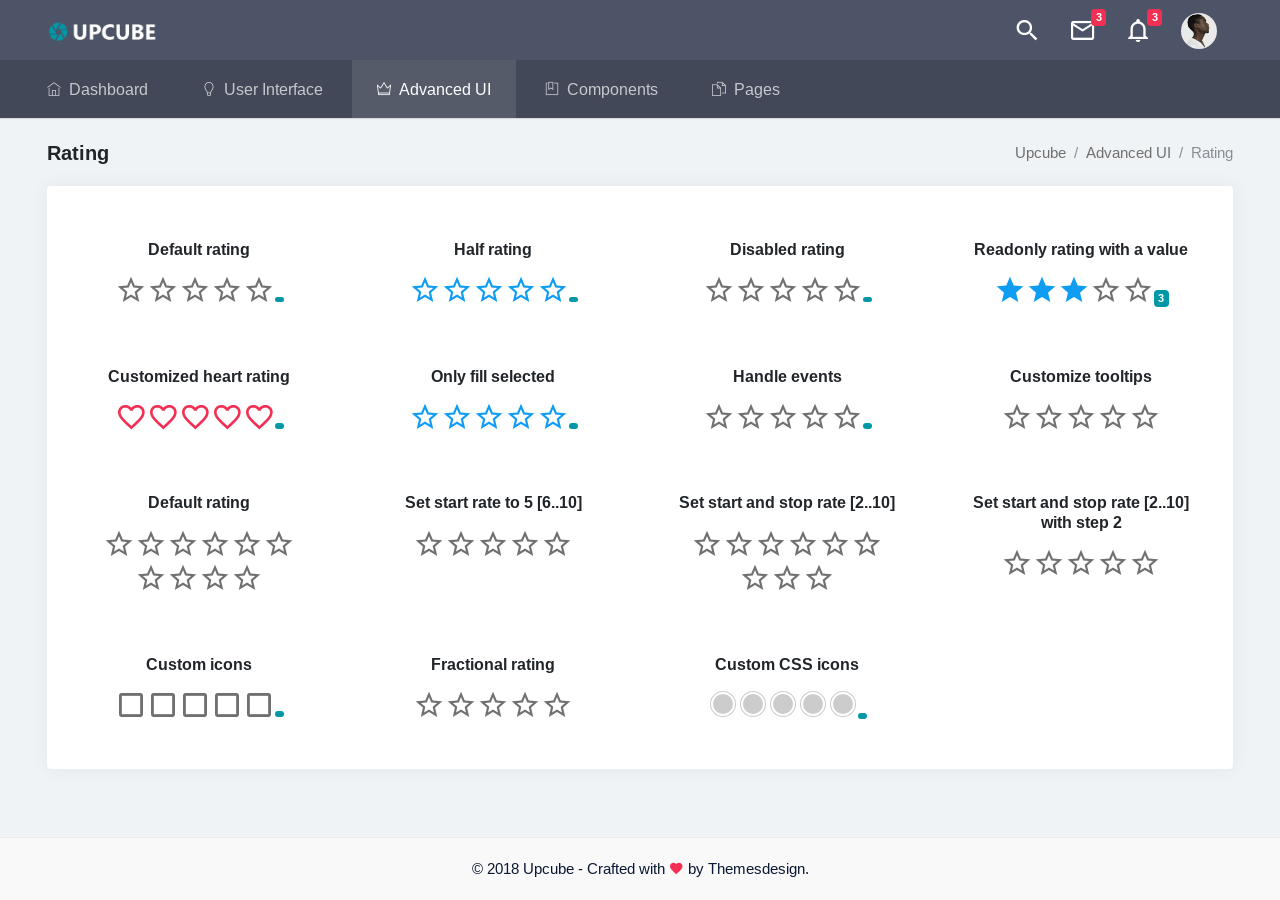
<file: webapp/public/adminlayouts/horizontal/advanced-rating.html>
<!DOCTYPE html>
<html>
    <head>
        <meta charset="utf-8" />
        <meta http-equiv="X-UA-Compatible" content="IE=edge" />
        <meta name="viewport" content="width=device-width, initial-scale=1.0, user-scalable=0, minimal-ui" />
        <title>Upcube - Responsive Flat Admin Dashboard</title>
        <meta content="Admin Dashboard" name="description" />
        <meta content="Themesdesign" name="author" />
        <meta http-equiv="X-UA-Compatible" content="IE=edge" />

        <!-- App Icons -->
        <link rel="shortcut icon" href="./assets/images/favicon.ico" />

        <!-- Bootstrap rating css -->
        <link href="./assets/plugins/bootstrap-rating/bootstrap-rating.css" rel="stylesheet" type="text/css" />

        <!-- App css -->
        <link href="./assets/css/bootstrap.min.css" rel="stylesheet" type="text/css" />
        <link href="./assets/css/icons.css" rel="stylesheet" type="text/css" />
        <link href="./assets/css/style.css" rel="stylesheet" type="text/css" />

    <meta http-equiv="Content-Type" content="text/html; charset=utf-8" /></head>


    <body>

        <!-- Loader -->
        <div id="preloader"><div id="status"><div class="spinner"></div></div></div>

        <!-- Navigation Bar-->
        <header id="topnav">
            <div class="topbar-main">
                <div class="container-fluid">

                    <!-- Logo container-->
                    <div class="logo">
                        <!-- Text Logo -->
                        <!--<a href="index.html" class="logo">-->
                        <!--Upcube-->
                        <!--</a>-->
                        <!-- Image Logo -->
                        <a href="./index.html" class="logo">
                            <img src="./assets/images/logo-sm.png" alt="" height="22" class="logo-small" />
                            <img src="./assets/images/logo.png" alt="" height="24" class="logo-large" />
                        </a>

                    </div>
                    <!-- End Logo container-->


                    <div class="menu-extras topbar-custom">

                        <!-- Search input -->
                        <div class="search-wrap" id="search-wrap">
                            <div class="search-bar">
                                <input class="search-input" type="search" placeholder="Search" />
                                <a href="#" class="close-search toggle-search" data-target="#search-wrap">
                                    <i class="mdi mdi-close-circle"></i>
                                </a>
                            </div>
                        </div>

                        <ul class="list-inline float-right mb-0">
                            <!-- Search -->
                            <li class="list-inline-item dropdown notification-list">
                                <a class="nav-link waves-effect toggle-search" href="#" data-target="#search-wrap">
                                    <i class="mdi mdi-magnify noti-icon"></i>
                                </a>
                            </li>
                            <!-- Messages-->
                            <li class="list-inline-item dropdown notification-list">
                                <a class="nav-link dropdown-toggle arrow-none waves-effect" data-toggle="dropdown" href="#" role="button" aria-haspopup="false" aria-expanded="false">
                                    <i class="mdi mdi-email-outline noti-icon"></i>
                                    <span class="badge badge-danger noti-icon-badge">3</span>
                                </a>
                                <div class="dropdown-menu dropdown-menu-right dropdown-arrow dropdown-menu-lg">
                                    <!-- item-->
                                    <div class="dropdown-item noti-title">
                                        <h5><span class="badge badge-danger float-right">745</span>Messages</h5>
                                    </div>

                                    <!-- item-->
                                    <a href="javascript:void(0);" class="dropdown-item notify-item">
                                        <div class="notify-icon"><img src="./assets/images/users/avatar-2.jpg" alt="user-img" class="img-fluid rounded-circle" /> </div>
                                        <p class="notify-details"><b>Charles M. Jones</b><small class="text-muted">Dummy text of the printing and typesetting industry.</small></p>
                                    </a>

                                    <!-- item-->
                                    <a href="javascript:void(0);" class="dropdown-item notify-item">
                                        <div class="notify-icon"><img src="./assets/images/users/avatar-3.jpg" alt="user-img" class="img-fluid rounded-circle" /> </div>
                                        <p class="notify-details"><b>Thomas J. Mimms</b><small class="text-muted">You have 87 unread messages</small></p>
                                    </a>

                                    <!-- item-->
                                    <a href="javascript:void(0);" class="dropdown-item notify-item">
                                        <div class="notify-icon"><img src="./assets/images/users/avatar-4.jpg" alt="user-img" class="img-fluid rounded-circle" /> </div>
                                        <p class="notify-details"><b>Luis M. Konrad</b><small class="text-muted">It is a long established fact that a reader will</small></p>
                                    </a>

                                    <!-- All-->
                                    <a href="javascript:void(0);" class="dropdown-item notify-item">
                                        View All
                                    </a>

                                </div>
                            </li>
                            <!-- notification-->
                            <li class="list-inline-item dropdown notification-list">
                                <a class="nav-link dropdown-toggle arrow-none waves-effect" data-toggle="dropdown" href="#" role="button" aria-haspopup="false" aria-expanded="false">
                                    <i class="mdi mdi-bell-outline noti-icon"></i>
                                    <span class="badge badge-danger noti-icon-badge">3</span>
                                </a>
                                <div class="dropdown-menu dropdown-menu-right dropdown-arrow dropdown-menu-lg">
                                    <!-- item-->
                                    <div class="dropdown-item noti-title">
                                        <h5>Notification (3)</h5>
                                    </div>

                                    <!-- item-->
                                    <a href="javascript:void(0);" class="dropdown-item notify-item active">
                                        <div class="notify-icon bg-success"><i class="mdi mdi-cart-outline"></i></div>
                                        <p class="notify-details"><b>Your order is placed</b><small class="text-muted">Dummy text of the printing and typesetting industry.</small></p>
                                    </a>

                                    <!-- item-->
                                    <a href="javascript:void(0);" class="dropdown-item notify-item">
                                        <div class="notify-icon bg-warning"><i class="mdi mdi-message"></i></div>
                                        <p class="notify-details"><b>New Message received</b><small class="text-muted">You have 87 unread messages</small></p>
                                    </a>

                                    <!-- item-->
                                    <a href="javascript:void(0);" class="dropdown-item notify-item">
                                        <div class="notify-icon bg-info"><i class="mdi mdi-martini"></i></div>
                                        <p class="notify-details"><b>Your item is shipped</b><small class="text-muted">It is a long established fact that a reader will</small></p>
                                    </a>

                                    <!-- All-->
                                    <a href="javascript:void(0);" class="dropdown-item notify-item">
                                        View All
                                    </a>

                                </div>
                            </li>
                            <!-- User-->
                            <li class="list-inline-item dropdown notification-list">
                                <a class="nav-link dropdown-toggle arrow-none waves-effect nav-user" data-toggle="dropdown" href="#" role="button" aria-haspopup="false" aria-expanded="false">
                                    <img src="./assets/images/users/avatar-1.jpg" alt="user" class="rounded-circle" />
                                </a>
                                <div class="dropdown-menu dropdown-menu-right profile-dropdown ">
                                    <a class="dropdown-item" href="#"><i class="dripicons-user text-muted"></i> Profile</a>
                                    <a class="dropdown-item" href="#"><i class="dripicons-wallet text-muted"></i> My Wallet</a>
                                    <a class="dropdown-item" href="#"><span class="badge badge-success pull-right m-t-5">5</span><i class="dripicons-gear text-muted"></i> Settings</a>
                                    <a class="dropdown-item" href="#"><i class="dripicons-lock text-muted"></i> Lock screen</a>
                                    <div class="dropdown-divider"></div>
                                    <a class="dropdown-item" href="#"><i class="dripicons-exit text-muted"></i> Logout</a>
                                </div>
                            </li>
                            <li class="menu-item list-inline-item">
                                <!-- Mobile menu toggle-->
                                <a class="navbar-toggle nav-link">
                                    <div class="lines">
                                        <span></span>
                                        <span></span>
                                        <span></span>
                                    </div>
                                </a>
                                <!-- End mobile menu toggle-->
                            </li>

                        </ul>
                    </div>
                    <!-- end menu-extras -->

                    <div class="clearfix"></div>

                </div> <!-- end container -->
            </div>
            <!-- end topbar-main -->

            <!-- MENU Start -->
            <div class="navbar-custom">
                <div class="container-fluid">
                    <div id="navigation">
                        <!-- Navigation Menu-->
                        <ul class="navigation-menu">

                            <li class="has-submenu">
                                <a href="./index.html"><i class="ti-home"></i>Dashboard</a>
                            </li>

                            <li class="has-submenu">
                                <a href="#"><i class="ti-light-bulb"></i>User Interface</a>
                                <ul class="submenu megamenu">
                                    <li>
                                        <ul>
                                            <li><a href="./ui-buttons.html">Buttons</a></li>
                                            <li><a href="./ui-cards.html">Cards</a></li>
                                            <li><a href="./ui-tabs-accordions.html">Tabs &amp; Accordions</a></li>
                                            <li><a href="./ui-modals.html">Modals</a></li>
                                            <li><a href="./ui-images.html">Images</a></li>
                                            <li><a href="./ui-alerts.html">Alerts</a></li>
                                        </ul>
                                    </li>
                                    <li>
                                        <ul>
                                            <li><a href="./ui-progressbars.html">Progress Bars</a></li>
                                            <li><a href="./ui-dropdowns.html">Dropdowns</a></li>
                                            <li><a href="./ui-lightbox.html">Lightbox</a></li>
                                            <li><a href="./ui-navs.html">Navs</a></li>
                                            <li><a href="./ui-pagination.html">Pagination</a></li>
                                            <li><a href="./ui-popover-tooltips.html">Popover & Tooltips</a></li>
                                        </ul>
                                    </li>
                                    <li>
                                        <ul>
                                            <li><a href="./ui-badge.html">Badge</a></li>
                                            <li><a href="./ui-carousel.html">Carousel</a></li>
                                            <li><a href="./ui-video.html">Video</a></li>
                                            <li><a href="./ui-typography.html">Typography</a></li>
                                            <li><a href="./ui-sweet-alert.html">Sweet-Alert</a></li>
                                            <li><a href="./ui-grid.html">Grid</a></li>
                                        </ul>
                                    </li>
                                </ul>
                            </li>

                            <li class="has-submenu">
                                <a href="#"><i class="ti-crown"></i>Advanced UI</a>
                                <ul class="submenu">
                                    <li><a href="./advanced-animation.html">Animation</a></li>
                                    <li><a href="./advanced-highlight.html">Highlight</a></li>
                                    <li><a href="./advanced-rating.html">Rating</a></li>
                                    <li><a href="./advanced-nestable.html">Nestable</a></li>
                                    <li><a href="./advanced-alertify.html">Alertify</a></li>
                                    <li><a href="./advanced-rangeslider.html">Range Slider</a></li>
                                    <li><a href="./advanced-sessiontimeout.html">Session Timeout</a></li>
                                </ul>
                            </li>

                            <li class="has-submenu">
                                <a href="#"><i class="ti-bookmark-alt"></i>Components</a>
                                <ul class="submenu">
                                    <li class="has-submenu">
                                        <a href="#">Forms</a>
                                        <ul class="submenu">
                                            <li><a href="./form-elements.html">Form Elements</a></li>
                                            <li><a href="./form-validation.html">Form Validation</a></li>
                                            <li><a href="./form-advanced.html">Form Advanced</a></li>
                                            <li><a href="./form-editors.html">Form Editors</a></li>
                                            <li><a href="./form-uploads.html">Form File Upload</a></li>
                                            <li><a href="./form-mask.html">Form Mask</a></li>
                                            <li><a href="./form-summernote.html">Summernote</a></li>
                                            <li><a href="./form-xeditable.html">Form Xeditable</a></li>
                                        </ul>
                                    </li>
                                    <li class="has-submenu">
                                        <a href="#">Icons</a>
                                        <ul class="submenu">
                                            <li><a href="./icons-material.html">Material Design</a></li>
                                            <li><a href="./icons-ion.html">Ion Icons</a></li>
                                            <li><a href="./icons-fontawesome.html">Font Awesome</a></li>
                                            <li><a href="./icons-themify.html">Themify Icons</a></li>
                                            <li><a href="./icons-dripicons.html">Dripicons</a></li>
                                            <li><a href="./icons-typicons.html">Typicons Icons</a></li>
                                        </ul>
                                    </li>
                                    <li>
                                        <a href="./calendar.html">Calendar</a>
                                    </li>
                                    <li class="has-submenu">
                                        <a href="#">Charts</a>
                                        <ul class="submenu">
                                            <li><a href="./charts-morris.html">Morris Chart</a></li>
                                            <li><a href="./charts-chartist.html">Chartist Chart</a></li>
                                            <li><a href="./charts-chartjs.html">Chartjs Chart</a></li>
                                            <li><a href="./charts-flot.html">Flot Chart</a></li>
                                            <li><a href="./charts-c3.html">C3 Chart</a></li>
                                            <li><a href="./charts-other.html">Jquery Knob Chart</a></li>
                                        </ul>
                                    </li>
                                    <li class="has-submenu">
                                        <a href="#">Tables </a>
                                        <ul class="submenu">
                                            <li><a href="./tables-basic.html">Basic Tables</a></li>
                                            <li><a href="./tables-datatable.html">Data Table</a></li>
                                            <li><a href="./tables-responsive.html">Responsive Table</a></li>
                                            <li><a href="./tables-editable.html">Editable Table</a></li>
                                        </ul>
                                    </li>
                                    <li class="has-submenu">
                                        <a href="#">Maps</a>
                                        <ul class="submenu">
                                            <li><a href="./maps-google.html"> Google Map</a></li>
                                            <li><a href="./maps-vector.html"> Vector Map</a></li>
                                        </ul>
                                    </li>
                                </ul>
                            </li>

                            <li class="has-submenu">
                                <a href="#"><i class="ti-files"></i>Pages</a>
                                <ul class="submenu megamenu">
                                    <li>
                                        <ul>
                                            <li><a href="./pages-timeline.html">Timeline</a></li>
                                            <li><a href="./pages-invoice.html">Invoice</a></li>
                                            <li><a href="./pages-directory.html">Directory</a></li>
                                            <li><a href="./pages-login.html">Login</a></li>
                                            <li><a href="./pages-register.html">Register</a></li>
                                        </ul>
                                    </li>
                                    <li>
                                        <ul>
                                            <li><a href="./pages-recoverpw.html">Recover Password</a></li>
                                            <li><a href="./pages-lock-screen.html">Lock Screen</a></li>
                                            <li><a href="./pages-blank.html">Blank Page</a></li>
                                            <li><a href="./pages-404.html">Error 404</a></li>
                                            <li><a href="./pages-500.html">Error 500</a></li>
                                        </ul>
                                    </li>
                                </ul>
                            </li>

                        </ul>
                        <!-- End navigation menu -->
                    </div> <!-- end #navigation -->
                </div> <!-- end container -->
            </div> <!-- end navbar-custom -->
        </header>
        <!-- End Navigation Bar-->


        <div class="wrapper">
            <div class="container-fluid">

                <!-- Page-Title -->
                <div class="row">
                    <div class="col-sm-12">
                        <div class="page-title-box">
                            <div class="btn-group pull-right">
                                <ol class="breadcrumb hide-phone p-0 m-0">
                                    <li class="breadcrumb-item"><a href="#">Upcube</a></li>
                                    <li class="breadcrumb-item"><a href="#">Advanced UI</a></li>
                                    <li class="breadcrumb-item active">Rating</li>
                                </ol>
                            </div>
                            <h4 class="page-title">Rating</h4>
                        </div>
                    </div>
                </div>
                <!-- end page title end breadcrumb -->

                <div class="row">
                    <div class="col-12">
                        <div class="card m-b-30">
                            <div class="card-body">

                                <div class="row">
                                    <div class="col-sm-4 col-lg-3">
                                        <div class="p-4 text-center">
                                            <h5 class="font-16 m-b-15">Default rating</h5>
                                            <input type="hidden" class="rating" data-filled="mdi mdi-star font-32 text-primary" data-empty="mdi mdi-star-outline font-32 text-muted" />
                                        </div>
                                    </div>

                                    <div class="col-sm-4 col-lg-3">
                                        <div class="p-4 text-center">
                                            <h5 class="font-16 m-b-15">Half rating</h5>
                                            <input type="hidden" class="rating" data-filled="mdi mdi-star font-32 text-primary" data-empty="mdi mdi-star-outline font-32 text-primary" data-fractions="2" />
                                        </div>
                                    </div>

                                    <div class="col-sm-4 col-lg-3">
                                        <div class="p-4 text-center">
                                            <h5 class="font-16 m-b-15">Disabled rating</h5>
                                            <input type="hidden" class="rating" data-filled="mdi mdi-star font-32 text-primary" data-empty="mdi mdi-star-outline font-32 text-muted" disabled="disabled" />
                                        </div>
                                    </div>

                                    <div class="col-sm-4 col-lg-3">
                                        <div class="p-4 text-center">
                                            <h5 class="font-16 m-b-15">Readonly rating with a value</h5>
                                            <input type="hidden" class="rating" data-filled="mdi mdi-star font-32 text-primary" data-empty="mdi mdi-star-outline font-32 text-muted" data-readonly="" value="3" />
                                        </div>
                                    </div>

                                    <div class="col-sm-4 col-lg-3">
                                        <div class="p-4 text-center">
                                            <h5 class="font-16 m-b-15">Customized heart rating</h5>
                                            <input type="hidden" class="rating" data-filled="mdi mdi-heart font-32 text-danger" data-empty="mdi mdi-heart-outline font-32 text-danger" />
                                        </div>
                                    </div>

                                    <div class="col-sm-4 col-lg-3">
                                        <div class="p-4 text-center">
                                            <h5 class="font-16 m-b-15">Only fill selected</h5>
                                            <input type="hidden" class="rating" data-filled="mdi mdi-star-outline font-32 text-primary" data-empty="mdi mdi-star-outline font-32 text-primary" data-filled-selected="mdi mdi-star font-32 text-primary" />
                                        </div>
                                    </div>

                                    <div class="col-sm-4 col-lg-3">
                                        <div class="p-4 text-center">
                                            <h5 class="font-16 m-b-15">Handle events</h5>
                                            <input type="hidden" class="rating check" data-filled="mdi mdi-star font-32 text-primary" data-empty="mdi mdi-star-outline font-32 text-muted" />
                                        </div>
                                    </div>

                                    <div class="col-sm-4 col-lg-3">
                                        <div class="p-4 text-center">
                                            <h5 class="font-16 m-b-15">Customize tooltips</h5>
                                            <input type="hidden" class="rating-tooltip" data-filled="mdi mdi-star font-32 text-primary" data-empty="mdi mdi-star-outline font-32 text-muted" />
                                        </div>
                                    </div>

                                    <div class="col-sm-4 col-lg-3">
                                        <div class="p-4 text-center">
                                            <h5 class="font-16 m-b-15">Default rating</h5>
                                            <input type="hidden" class="rating-tooltip" data-stop="10" data-filled="mdi mdi-star font-32 text-primary" data-empty="mdi mdi-star-outline font-32 text-muted" />
                                        </div>
                                    </div>

                                    <div class="col-sm-4 col-lg-3">
                                        <div class="p-4 text-center">
                                            <h5 class="font-16 m-b-15">Set start rate to 5 [6..10]</h5>
                                            <input type="hidden" class="rating-tooltip" data-start="5" data-filled="mdi mdi-star font-32 text-primary" data-empty="mdi mdi-star-outline font-32 text-muted" />
                                        </div>
                                    </div>

                                    <div class="col-sm-4 col-lg-3">
                                        <div class="p-4 text-center">
                                            <h5 class="font-16 m-b-15">Set start and stop rate [2..10]</h5>
                                            <input type="hidden" class="rating-tooltip" data-start="1" data-stop="10" data-filled="mdi mdi-star font-32 text-primary" data-empty="mdi mdi-star-outline font-32 text-muted" />
                                        </div>
                                    </div>

                                    <div class="col-sm-4 col-lg-3">
                                        <div class="p-4 text-center">
                                            <h5 class="font-16 m-b-15">Set start and stop rate [2..10] with step 2</h5>
                                            <input type="hidden" class="rating-tooltip" data-stop="10" data-step="2" data-filled="mdi mdi-star font-32 text-primary" data-empty="mdi mdi-star-outline font-32 text-muted" />
                                        </div>
                                    </div>

                                    <div class="col-sm-4 col-lg-3">
                                        <div class="p-4 text-center">
                                            <h5 class="font-16 m-b-15">Custom icons</h5>
                                            <input type="hidden" class="rating" data-filled="mdi mdi-checkbox-marked font-32 text-primary" data-empty="mdi mdi-checkbox-blank-outline font-32 text-muted" />
                                        </div>
                                    </div>

                                    <div class="col-sm-4 col-lg-3">
                                        <div class="p-4 text-center">
                                            <h5 class="font-16 m-b-15">Fractional rating</h5>
                                            <input type="hidden" class="rating-tooltip-manual" data-fractions="3" data-filled="mdi mdi-star font-32 text-primary" data-empty="mdi mdi-star-outline font-32 text-muted" />
                                        </div>
                                    </div>

                                    <div class="col-sm-4 col-lg-3">
                                        <div class="p-4 text-center">
                                            <h5 class="font-16 m-b-15">Custom CSS icons</h5>
                                            <input type="hidden" class="rating" data-filled="symbol symbol-filled" data-empty="symbol symbol-empty" data-fractions="2" />
                                        </div>
                                    </div>

                                </div>
                            </div>
                        </div>
                    </div> <!-- end col -->
                </div> <!-- end row -->

            </div> <!-- end container -->
        </div>
        <!-- end wrapper -->


        <!-- Footer -->
        <footer class="footer">
            <div class="container-fluid">
                <div class="row">
                    <div class="col-12">
                        © 2018 Upcube - Crafted with <i class="mdi mdi-heart text-danger"></i> by Themesdesign.
                    </div>
                </div>
            </div>
        </footer>
        <!-- End Footer -->


        <!-- jQuery  -->
        <script src="./assets/js/jquery.min.js"></script>
        <script src="./assets/js/popper.min.js"></script>
        <script src="./assets/js/bootstrap.min.js"></script>
        <script src="./assets/js/modernizr.min.js"></script>
        <script src="./assets/js/waves.js"></script>
        <script src="./assets/js/jquery.slimscroll.js"></script>
        <script src="./assets/js/jquery.nicescroll.js"></script>
        <script src="./assets/js/jquery.scrollTo.min.js"></script>

        <!-- Bootstrap rating js -->
        <script src="./assets/plugins/bootstrap-rating/bootstrap-rating.min.js"></script>
        <script src="./assets/pages/rating-init.js"></script>

        <!-- App js -->
        <script src="./assets/js/app.js"></script>

    </body>
</html>
</file>
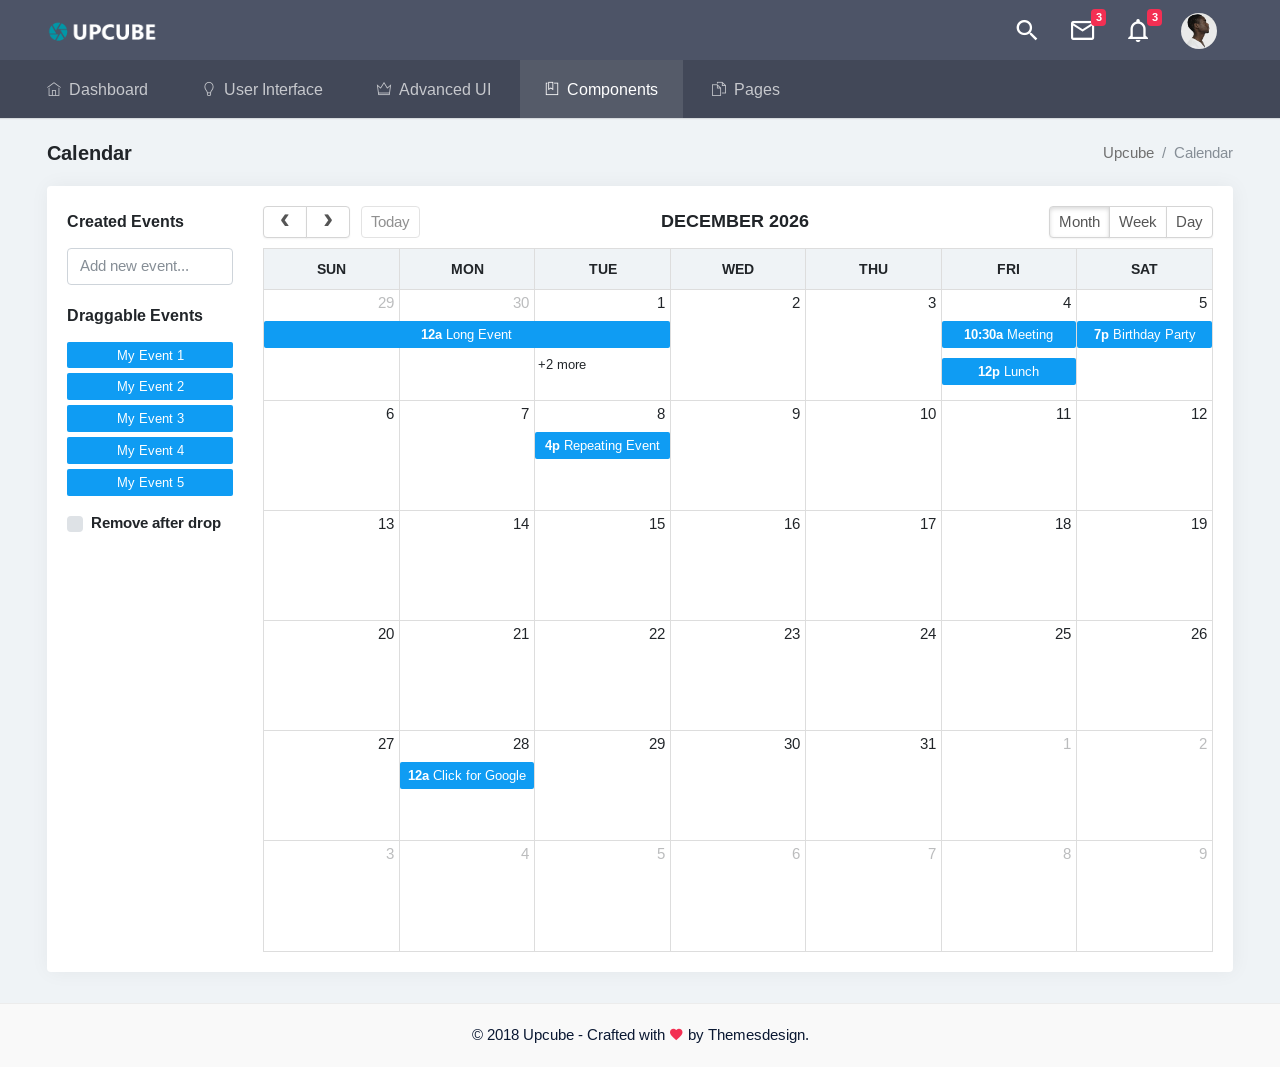
<file: webapp/public/adminlayouts/horizontal/calendar.html>
<!DOCTYPE html>
<html>
    <head>
        <meta charset="utf-8" />
        <meta http-equiv="X-UA-Compatible" content="IE=edge" />
        <meta name="viewport" content="width=device-width, initial-scale=1.0, user-scalable=0, minimal-ui" />
        <title>Upcube - Responsive Flat Admin Dashboard</title>
        <meta content="Admin Dashboard" name="description" />
        <meta content="Themesdesign" name="author" />
        <meta http-equiv="X-UA-Compatible" content="IE=edge" />

        <!-- App Icons -->
        <link rel="shortcut icon" href="./assets/images/favicon.ico" />

        <!--calendar css-->
        <link href="./assets/plugins/fullcalendar/css/fullcalendar.min.css" rel="stylesheet" />

        <!-- App css -->
        <link href="./assets/css/bootstrap.min.css" rel="stylesheet" type="text/css" />
        <link href="./assets/css/icons.css" rel="stylesheet" type="text/css" />
        <link href="./assets/css/style.css" rel="stylesheet" type="text/css" />

    <meta http-equiv="Content-Type" content="text/html; charset=utf-8" /></head>


    <body>

        <!-- Loader -->
        <div id="preloader"><div id="status"><div class="spinner"></div></div></div>

        <!-- Navigation Bar-->
        <header id="topnav">
            <div class="topbar-main">
                <div class="container-fluid">

                    <!-- Logo container-->
                    <div class="logo">
                        <!-- Text Logo -->
                        <!--<a href="index.html" class="logo">-->
                        <!--Upcube-->
                        <!--</a>-->
                        <!-- Image Logo -->
                        <a href="./index.html" class="logo">
                            <img src="./assets/images/logo-sm.png" alt="" height="22" class="logo-small" />
                            <img src="./assets/images/logo.png" alt="" height="24" class="logo-large" />
                        </a>

                    </div>
                    <!-- End Logo container-->


                    <div class="menu-extras topbar-custom">

                        <!-- Search input -->
                        <div class="search-wrap" id="search-wrap">
                            <div class="search-bar">
                                <input class="search-input" type="search" placeholder="Search" />
                                <a href="#" class="close-search toggle-search" data-target="#search-wrap">
                                    <i class="mdi mdi-close-circle"></i>
                                </a>
                            </div>
                        </div>

                        <ul class="list-inline float-right mb-0">
                            <!-- Search -->
                            <li class="list-inline-item dropdown notification-list">
                                <a class="nav-link waves-effect toggle-search" href="#" data-target="#search-wrap">
                                    <i class="mdi mdi-magnify noti-icon"></i>
                                </a>
                            </li>
                            <!-- Messages-->
                            <li class="list-inline-item dropdown notification-list">
                                <a class="nav-link dropdown-toggle arrow-none waves-effect" data-toggle="dropdown" href="#" role="button" aria-haspopup="false" aria-expanded="false">
                                    <i class="mdi mdi-email-outline noti-icon"></i>
                                    <span class="badge badge-danger noti-icon-badge">3</span>
                                </a>
                                <div class="dropdown-menu dropdown-menu-right dropdown-arrow dropdown-menu-lg">
                                    <!-- item-->
                                    <div class="dropdown-item noti-title">
                                        <h5><span class="badge badge-danger float-right">745</span>Messages</h5>
                                    </div>

                                    <!-- item-->
                                    <a href="javascript:void(0);" class="dropdown-item notify-item">
                                        <div class="notify-icon"><img src="./assets/images/users/avatar-2.jpg" alt="user-img" class="img-fluid rounded-circle" /> </div>
                                        <p class="notify-details"><b>Charles M. Jones</b><small class="text-muted">Dummy text of the printing and typesetting industry.</small></p>
                                    </a>

                                    <!-- item-->
                                    <a href="javascript:void(0);" class="dropdown-item notify-item">
                                        <div class="notify-icon"><img src="./assets/images/users/avatar-3.jpg" alt="user-img" class="img-fluid rounded-circle" /> </div>
                                        <p class="notify-details"><b>Thomas J. Mimms</b><small class="text-muted">You have 87 unread messages</small></p>
                                    </a>

                                    <!-- item-->
                                    <a href="javascript:void(0);" class="dropdown-item notify-item">
                                        <div class="notify-icon"><img src="./assets/images/users/avatar-4.jpg" alt="user-img" class="img-fluid rounded-circle" /> </div>
                                        <p class="notify-details"><b>Luis M. Konrad</b><small class="text-muted">It is a long established fact that a reader will</small></p>
                                    </a>

                                    <!-- All-->
                                    <a href="javascript:void(0);" class="dropdown-item notify-item">
                                        View All
                                    </a>

                                </div>
                            </li>
                            <!-- notification-->
                            <li class="list-inline-item dropdown notification-list">
                                <a class="nav-link dropdown-toggle arrow-none waves-effect" data-toggle="dropdown" href="#" role="button" aria-haspopup="false" aria-expanded="false">
                                    <i class="mdi mdi-bell-outline noti-icon"></i>
                                    <span class="badge badge-danger noti-icon-badge">3</span>
                                </a>
                                <div class="dropdown-menu dropdown-menu-right dropdown-arrow dropdown-menu-lg">
                                    <!-- item-->
                                    <div class="dropdown-item noti-title">
                                        <h5>Notification (3)</h5>
                                    </div>

                                    <!-- item-->
                                    <a href="javascript:void(0);" class="dropdown-item notify-item active">
                                        <div class="notify-icon bg-success"><i class="mdi mdi-cart-outline"></i></div>
                                        <p class="notify-details"><b>Your order is placed</b><small class="text-muted">Dummy text of the printing and typesetting industry.</small></p>
                                    </a>

                                    <!-- item-->
                                    <a href="javascript:void(0);" class="dropdown-item notify-item">
                                        <div class="notify-icon bg-warning"><i class="mdi mdi-message"></i></div>
                                        <p class="notify-details"><b>New Message received</b><small class="text-muted">You have 87 unread messages</small></p>
                                    </a>

                                    <!-- item-->
                                    <a href="javascript:void(0);" class="dropdown-item notify-item">
                                        <div class="notify-icon bg-info"><i class="mdi mdi-martini"></i></div>
                                        <p class="notify-details"><b>Your item is shipped</b><small class="text-muted">It is a long established fact that a reader will</small></p>
                                    </a>

                                    <!-- All-->
                                    <a href="javascript:void(0);" class="dropdown-item notify-item">
                                        View All
                                    </a>

                                </div>
                            </li>
                            <!-- User-->
                            <li class="list-inline-item dropdown notification-list">
                                <a class="nav-link dropdown-toggle arrow-none waves-effect nav-user" data-toggle="dropdown" href="#" role="button" aria-haspopup="false" aria-expanded="false">
                                    <img src="./assets/images/users/avatar-1.jpg" alt="user" class="rounded-circle" />
                                </a>
                                <div class="dropdown-menu dropdown-menu-right profile-dropdown ">
                                    <a class="dropdown-item" href="#"><i class="dripicons-user text-muted"></i> Profile</a>
                                    <a class="dropdown-item" href="#"><i class="dripicons-wallet text-muted"></i> My Wallet</a>
                                    <a class="dropdown-item" href="#"><span class="badge badge-success pull-right m-t-5">5</span><i class="dripicons-gear text-muted"></i> Settings</a>
                                    <a class="dropdown-item" href="#"><i class="dripicons-lock text-muted"></i> Lock screen</a>
                                    <div class="dropdown-divider"></div>
                                    <a class="dropdown-item" href="#"><i class="dripicons-exit text-muted"></i> Logout</a>
                                </div>
                            </li>
                            <li class="menu-item list-inline-item">
                                <!-- Mobile menu toggle-->
                                <a class="navbar-toggle nav-link">
                                    <div class="lines">
                                        <span></span>
                                        <span></span>
                                        <span></span>
                                    </div>
                                </a>
                                <!-- End mobile menu toggle-->
                            </li>

                        </ul>
                    </div>
                    <!-- end menu-extras -->

                    <div class="clearfix"></div>

                </div> <!-- end container -->
            </div>
            <!-- end topbar-main -->

            <!-- MENU Start -->
            <div class="navbar-custom">
                <div class="container-fluid">
                    <div id="navigation">
                        <!-- Navigation Menu-->
                        <ul class="navigation-menu">

                            <li class="has-submenu">
                                <a href="./index.html"><i class="ti-home"></i>Dashboard</a>
                            </li>

                            <li class="has-submenu">
                                <a href="#"><i class="ti-light-bulb"></i>User Interface</a>
                                <ul class="submenu megamenu">
                                    <li>
                                        <ul>
                                            <li><a href="./ui-buttons.html">Buttons</a></li>
                                            <li><a href="./ui-cards.html">Cards</a></li>
                                            <li><a href="./ui-tabs-accordions.html">Tabs &amp; Accordions</a></li>
                                            <li><a href="./ui-modals.html">Modals</a></li>
                                            <li><a href="./ui-images.html">Images</a></li>
                                            <li><a href="./ui-alerts.html">Alerts</a></li>
                                        </ul>
                                    </li>
                                    <li>
                                        <ul>
                                            <li><a href="./ui-progressbars.html">Progress Bars</a></li>
                                            <li><a href="./ui-dropdowns.html">Dropdowns</a></li>
                                            <li><a href="./ui-lightbox.html">Lightbox</a></li>
                                            <li><a href="./ui-navs.html">Navs</a></li>
                                            <li><a href="./ui-pagination.html">Pagination</a></li>
                                            <li><a href="./ui-popover-tooltips.html">Popover & Tooltips</a></li>
                                        </ul>
                                    </li>
                                    <li>
                                        <ul>
                                            <li><a href="./ui-badge.html">Badge</a></li>
                                            <li><a href="./ui-carousel.html">Carousel</a></li>
                                            <li><a href="./ui-video.html">Video</a></li>
                                            <li><a href="./ui-typography.html">Typography</a></li>
                                            <li><a href="./ui-sweet-alert.html">Sweet-Alert</a></li>
                                            <li><a href="./ui-grid.html">Grid</a></li>
                                        </ul>
                                    </li>
                                </ul>
                            </li>

                            <li class="has-submenu">
                                <a href="#"><i class="ti-crown"></i>Advanced UI</a>
                                <ul class="submenu">
                                    <li><a href="./advanced-animation.html">Animation</a></li>
                                    <li><a href="./advanced-highlight.html">Highlight</a></li>
                                    <li><a href="./advanced-rating.html">Rating</a></li>
                                    <li><a href="./advanced-nestable.html">Nestable</a></li>
                                    <li><a href="./advanced-alertify.html">Alertify</a></li>
                                    <li><a href="./advanced-rangeslider.html">Range Slider</a></li>
                                    <li><a href="./advanced-sessiontimeout.html">Session Timeout</a></li>
                                </ul>
                            </li>

                            <li class="has-submenu">
                                <a href="#"><i class="ti-bookmark-alt"></i>Components</a>
                                <ul class="submenu">
                                    <li class="has-submenu">
                                        <a href="#">Forms</a>
                                        <ul class="submenu">
                                            <li><a href="./form-elements.html">Form Elements</a></li>
                                            <li><a href="./form-validation.html">Form Validation</a></li>
                                            <li><a href="./form-advanced.html">Form Advanced</a></li>
                                            <li><a href="./form-editors.html">Form Editors</a></li>
                                            <li><a href="./form-uploads.html">Form File Upload</a></li>
                                            <li><a href="./form-mask.html">Form Mask</a></li>
                                            <li><a href="./form-summernote.html">Summernote</a></li>
                                            <li><a href="./form-xeditable.html">Form Xeditable</a></li>
                                        </ul>
                                    </li>
                                    <li class="has-submenu">
                                        <a href="#">Icons</a>
                                        <ul class="submenu">
                                            <li><a href="./icons-material.html">Material Design</a></li>
                                            <li><a href="./icons-ion.html">Ion Icons</a></li>
                                            <li><a href="./icons-fontawesome.html">Font Awesome</a></li>
                                            <li><a href="./icons-themify.html">Themify Icons</a></li>
                                            <li><a href="./icons-dripicons.html">Dripicons</a></li>
                                            <li><a href="./icons-typicons.html">Typicons Icons</a></li>
                                        </ul>
                                    </li>
                                    <li>
                                        <a href="./calendar.html">Calendar</a>
                                    </li>
                                    <li class="has-submenu">
                                        <a href="#">Charts</a>
                                        <ul class="submenu">
                                            <li><a href="./charts-morris.html">Morris Chart</a></li>
                                            <li><a href="./charts-chartist.html">Chartist Chart</a></li>
                                            <li><a href="./charts-chartjs.html">Chartjs Chart</a></li>
                                            <li><a href="./charts-flot.html">Flot Chart</a></li>
                                            <li><a href="./charts-c3.html">C3 Chart</a></li>
                                            <li><a href="./charts-other.html">Jquery Knob Chart</a></li>
                                        </ul>
                                    </li>
                                    <li class="has-submenu">
                                        <a href="#">Tables </a>
                                        <ul class="submenu">
                                            <li><a href="./tables-basic.html">Basic Tables</a></li>
                                            <li><a href="./tables-datatable.html">Data Table</a></li>
                                            <li><a href="./tables-responsive.html">Responsive Table</a></li>
                                            <li><a href="./tables-editable.html">Editable Table</a></li>
                                        </ul>
                                    </li>
                                    <li class="has-submenu">
                                        <a href="#">Maps</a>
                                        <ul class="submenu">
                                            <li><a href="./maps-google.html"> Google Map</a></li>
                                            <li><a href="./maps-vector.html"> Vector Map</a></li>
                                        </ul>
                                    </li>
                                </ul>
                            </li>

                            <li class="has-submenu">
                                <a href="#"><i class="ti-files"></i>Pages</a>
                                <ul class="submenu megamenu">
                                    <li>
                                        <ul>
                                            <li><a href="./pages-timeline.html">Timeline</a></li>
                                            <li><a href="./pages-invoice.html">Invoice</a></li>
                                            <li><a href="./pages-directory.html">Directory</a></li>
                                            <li><a href="./pages-login.html">Login</a></li>
                                            <li><a href="./pages-register.html">Register</a></li>
                                        </ul>
                                    </li>
                                    <li>
                                        <ul>
                                            <li><a href="./pages-recoverpw.html">Recover Password</a></li>
                                            <li><a href="./pages-lock-screen.html">Lock Screen</a></li>
                                            <li><a href="./pages-blank.html">Blank Page</a></li>
                                            <li><a href="./pages-404.html">Error 404</a></li>
                                            <li><a href="./pages-500.html">Error 500</a></li>
                                        </ul>
                                    </li>
                                </ul>
                            </li>

                        </ul>
                        <!-- End navigation menu -->
                    </div> <!-- end #navigation -->
                </div> <!-- end container -->
            </div> <!-- end navbar-custom -->
        </header>
        <!-- End Navigation Bar-->


        <div class="wrapper">
            <div class="container-fluid">

                <!-- Page-Title -->
                <div class="row">
                    <div class="col-sm-12">
                        <div class="page-title-box">
                            <div class="btn-group pull-right">
                                <ol class="breadcrumb hide-phone p-0 m-0">
                                    <li class="breadcrumb-item"><a href="#">Upcube</a></li>
                                    <li class="breadcrumb-item active">Calendar</li>
                                </ol>
                            </div>
                            <h4 class="page-title">Calendar</h4>
                        </div>
                    </div>
                </div>
                <!-- end page title end breadcrumb -->

                <div class="row">
                    <div class="col-12">
                        <div class="card m-b-30">
                            <div class="card-body">

                                <div class="row">
                                    <div class="col-xl-2 col-lg-3 col-md-4">

                                        <h4 class="m-t-5 m-b-15 font-16">Created Events</h4>
                                        <form method="post" id="add_event_form" class="m-t-5 m-b-20" />
                                            <input type="text" class="form-control new-event-form" placeholder="Add new event..." />
                                        </form>

                                        <div id='external-events'>
                                            <h4 class="m-b-15 font-16">Draggable Events</h4>
                                            <div class='fc-event'>My Event 1</div>
                                            <div class='fc-event'>My Event 2</div>
                                            <div class='fc-event'>My Event 3</div>
                                            <div class='fc-event'>My Event 4</div>
                                            <div class='fc-event'>My Event 5</div>
                                        </div>

                                        <!-- checkbox -->
                                        <div class="custom-control custom-checkbox mt-3">
                                            <input type="checkbox" class="custom-control-input" id="drop-remove" data-parsley-multiple="groups" data-parsley-mincheck="2" />
                                            <label class="custom-control-label" for="drop-remove">Remove after drop</label>
                                        </div>

                                    </div>

                                    <div id='calendar' class="col-xl-10 col-lg-9 col-md-8"></div>

                                </div>
                                <!-- end row -->

                            </div>
                        </div>
                    </div> <!-- end col -->
                </div> <!-- end row -->

            </div> <!-- end container -->
        </div>
        <!-- end wrapper -->


        <!-- Footer -->
        <footer class="footer">
            <div class="container-fluid">
                <div class="row">
                    <div class="col-12">
                        © 2018 Upcube - Crafted with <i class="mdi mdi-heart text-danger"></i> by Themesdesign.
                    </div>
                </div>
            </div>
        </footer>
        <!-- End Footer -->


        <!-- jQuery  -->
        <script src="./assets/js/jquery.min.js"></script>
        <script src="./assets/js/popper.min.js"></script>
        <script src="./assets/js/bootstrap.min.js"></script>
        <script src="./assets/js/modernizr.min.js"></script>
        <script src="./assets/js/waves.js"></script>
        <script src="./assets/js/jquery.slimscroll.js"></script>
        <script src="./assets/js/jquery.nicescroll.js"></script>
        <script src="./assets/js/jquery.scrollTo.min.js"></script>

        <!-- Jquery-Ui -->
        <script src="./assets/plugins/jquery-ui/jquery-ui.min.js"></script>
        <script src="./assets/plugins/moment/moment.js"></script>
        <script src='./assets/plugins/fullcalendar/js/fullcalendar.min.js'></script>
        <script src="./assets/pages/calendar-init.js"></script>

        <!-- App js -->
        <script src="./assets/js/app.js"></script>

    </body>
</html>
</file>
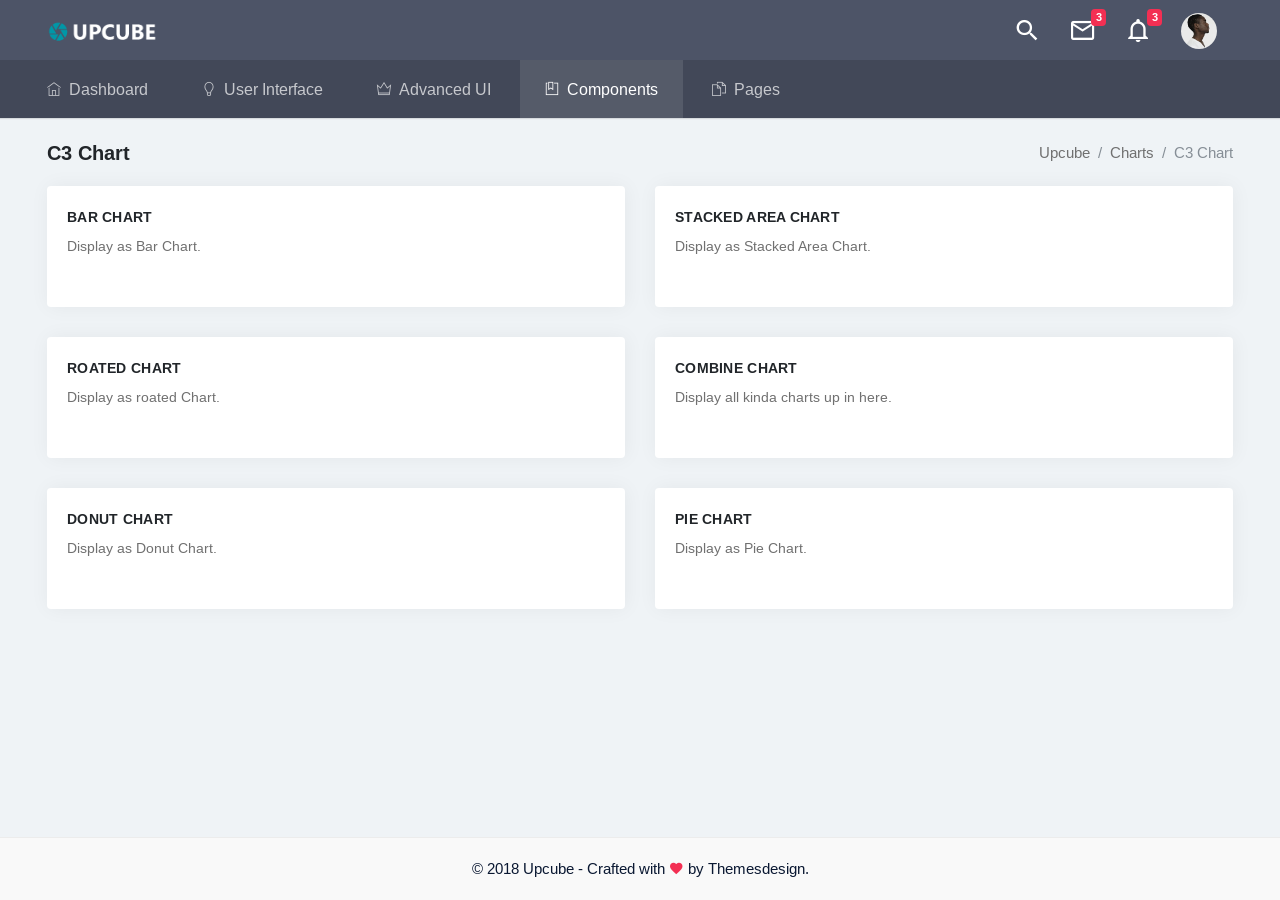
<file: webapp/public/adminlayouts/horizontal/charts-c3.html>
<!DOCTYPE html>
<html>
    <head>
        <meta charset="utf-8" />
        <meta http-equiv="X-UA-Compatible" content="IE=edge" />
        <meta name="viewport" content="width=device-width, initial-scale=1.0, user-scalable=0, minimal-ui" />
        <title>Upcube - Responsive Flat Admin Dashboard</title>
        <meta content="Admin Dashboard" name="description" />
        <meta content="Themesdesign" name="author" />
        <meta http-equiv="X-UA-Compatible" content="IE=edge" />

        <!-- App Icons -->
        <link rel="shortcut icon" href="./assets/images/favicon.ico" />

        <!-- C3 charts css -->
        <link href="./assets/plugins/c3/c3.min.css" rel="stylesheet" type="text/css" />

        <!-- App css -->
        <link href="./assets/css/bootstrap.min.css" rel="stylesheet" type="text/css" />
        <link href="./assets/css/icons.css" rel="stylesheet" type="text/css" />
        <link href="./assets/css/style.css" rel="stylesheet" type="text/css" />

    <meta http-equiv="Content-Type" content="text/html; charset=utf-8" /></head>


    <body>

        <!-- Loader -->
        <div id="preloader"><div id="status"><div class="spinner"></div></div></div>

        <!-- Navigation Bar-->
        <header id="topnav">
            <div class="topbar-main">
                <div class="container-fluid">

                    <!-- Logo container-->
                    <div class="logo">
                        <!-- Text Logo -->
                        <!--<a href="index.html" class="logo">-->
                        <!--Upcube-->
                        <!--</a>-->
                        <!-- Image Logo -->
                        <a href="./index.html" class="logo">
                            <img src="./assets/images/logo-sm.png" alt="" height="22" class="logo-small" />
                            <img src="./assets/images/logo.png" alt="" height="24" class="logo-large" />
                        </a>

                    </div>
                    <!-- End Logo container-->


                    <div class="menu-extras topbar-custom">

                        <!-- Search input -->
                        <div class="search-wrap" id="search-wrap">
                            <div class="search-bar">
                                <input class="search-input" type="search" placeholder="Search" />
                                <a href="#" class="close-search toggle-search" data-target="#search-wrap">
                                    <i class="mdi mdi-close-circle"></i>
                                </a>
                            </div>
                        </div>

                        <ul class="list-inline float-right mb-0">
                            <!-- Search -->
                            <li class="list-inline-item dropdown notification-list">
                                <a class="nav-link waves-effect toggle-search" href="#" data-target="#search-wrap">
                                    <i class="mdi mdi-magnify noti-icon"></i>
                                </a>
                            </li>
                            <!-- Messages-->
                            <li class="list-inline-item dropdown notification-list">
                                <a class="nav-link dropdown-toggle arrow-none waves-effect" data-toggle="dropdown" href="#" role="button" aria-haspopup="false" aria-expanded="false">
                                    <i class="mdi mdi-email-outline noti-icon"></i>
                                    <span class="badge badge-danger noti-icon-badge">3</span>
                                </a>
                                <div class="dropdown-menu dropdown-menu-right dropdown-arrow dropdown-menu-lg">
                                    <!-- item-->
                                    <div class="dropdown-item noti-title">
                                        <h5><span class="badge badge-danger float-right">745</span>Messages</h5>
                                    </div>

                                    <!-- item-->
                                    <a href="javascript:void(0);" class="dropdown-item notify-item">
                                        <div class="notify-icon"><img src="./assets/images/users/avatar-2.jpg" alt="user-img" class="img-fluid rounded-circle" /> </div>
                                        <p class="notify-details"><b>Charles M. Jones</b><small class="text-muted">Dummy text of the printing and typesetting industry.</small></p>
                                    </a>

                                    <!-- item-->
                                    <a href="javascript:void(0);" class="dropdown-item notify-item">
                                        <div class="notify-icon"><img src="./assets/images/users/avatar-3.jpg" alt="user-img" class="img-fluid rounded-circle" /> </div>
                                        <p class="notify-details"><b>Thomas J. Mimms</b><small class="text-muted">You have 87 unread messages</small></p>
                                    </a>

                                    <!-- item-->
                                    <a href="javascript:void(0);" class="dropdown-item notify-item">
                                        <div class="notify-icon"><img src="./assets/images/users/avatar-4.jpg" alt="user-img" class="img-fluid rounded-circle" /> </div>
                                        <p class="notify-details"><b>Luis M. Konrad</b><small class="text-muted">It is a long established fact that a reader will</small></p>
                                    </a>

                                    <!-- All-->
                                    <a href="javascript:void(0);" class="dropdown-item notify-item">
                                        View All
                                    </a>

                                </div>
                            </li>
                            <!-- notification-->
                            <li class="list-inline-item dropdown notification-list">
                                <a class="nav-link dropdown-toggle arrow-none waves-effect" data-toggle="dropdown" href="#" role="button" aria-haspopup="false" aria-expanded="false">
                                    <i class="mdi mdi-bell-outline noti-icon"></i>
                                    <span class="badge badge-danger noti-icon-badge">3</span>
                                </a>
                                <div class="dropdown-menu dropdown-menu-right dropdown-arrow dropdown-menu-lg">
                                    <!-- item-->
                                    <div class="dropdown-item noti-title">
                                        <h5>Notification (3)</h5>
                                    </div>

                                    <!-- item-->
                                    <a href="javascript:void(0);" class="dropdown-item notify-item active">
                                        <div class="notify-icon bg-success"><i class="mdi mdi-cart-outline"></i></div>
                                        <p class="notify-details"><b>Your order is placed</b><small class="text-muted">Dummy text of the printing and typesetting industry.</small></p>
                                    </a>

                                    <!-- item-->
                                    <a href="javascript:void(0);" class="dropdown-item notify-item">
                                        <div class="notify-icon bg-warning"><i class="mdi mdi-message"></i></div>
                                        <p class="notify-details"><b>New Message received</b><small class="text-muted">You have 87 unread messages</small></p>
                                    </a>

                                    <!-- item-->
                                    <a href="javascript:void(0);" class="dropdown-item notify-item">
                                        <div class="notify-icon bg-info"><i class="mdi mdi-martini"></i></div>
                                        <p class="notify-details"><b>Your item is shipped</b><small class="text-muted">It is a long established fact that a reader will</small></p>
                                    </a>

                                    <!-- All-->
                                    <a href="javascript:void(0);" class="dropdown-item notify-item">
                                        View All
                                    </a>

                                </div>
                            </li>
                            <!-- User-->
                            <li class="list-inline-item dropdown notification-list">
                                <a class="nav-link dropdown-toggle arrow-none waves-effect nav-user" data-toggle="dropdown" href="#" role="button" aria-haspopup="false" aria-expanded="false">
                                    <img src="./assets/images/users/avatar-1.jpg" alt="user" class="rounded-circle" />
                                </a>
                                <div class="dropdown-menu dropdown-menu-right profile-dropdown ">
                                    <a class="dropdown-item" href="#"><i class="dripicons-user text-muted"></i> Profile</a>
                                    <a class="dropdown-item" href="#"><i class="dripicons-wallet text-muted"></i> My Wallet</a>
                                    <a class="dropdown-item" href="#"><span class="badge badge-success pull-right m-t-5">5</span><i class="dripicons-gear text-muted"></i> Settings</a>
                                    <a class="dropdown-item" href="#"><i class="dripicons-lock text-muted"></i> Lock screen</a>
                                    <div class="dropdown-divider"></div>
                                    <a class="dropdown-item" href="#"><i class="dripicons-exit text-muted"></i> Logout</a>
                                </div>
                            </li>
                            <li class="menu-item list-inline-item">
                                <!-- Mobile menu toggle-->
                                <a class="navbar-toggle nav-link">
                                    <div class="lines">
                                        <span></span>
                                        <span></span>
                                        <span></span>
                                    </div>
                                </a>
                                <!-- End mobile menu toggle-->
                            </li>

                        </ul>
                    </div>
                    <!-- end menu-extras -->

                    <div class="clearfix"></div>

                </div> <!-- end container -->
            </div>
            <!-- end topbar-main -->

            <!-- MENU Start -->
            <div class="navbar-custom">
                <div class="container-fluid">
                    <div id="navigation">
                        <!-- Navigation Menu-->
                        <ul class="navigation-menu">

                            <li class="has-submenu">
                                <a href="./index.html"><i class="ti-home"></i>Dashboard</a>
                            </li>

                            <li class="has-submenu">
                                <a href="#"><i class="ti-light-bulb"></i>User Interface</a>
                                <ul class="submenu megamenu">
                                    <li>
                                        <ul>
                                            <li><a href="./ui-buttons.html">Buttons</a></li>
                                            <li><a href="./ui-cards.html">Cards</a></li>
                                            <li><a href="./ui-tabs-accordions.html">Tabs &amp; Accordions</a></li>
                                            <li><a href="./ui-modals.html">Modals</a></li>
                                            <li><a href="./ui-images.html">Images</a></li>
                                            <li><a href="./ui-alerts.html">Alerts</a></li>
                                        </ul>
                                    </li>
                                    <li>
                                        <ul>
                                            <li><a href="./ui-progressbars.html">Progress Bars</a></li>
                                            <li><a href="./ui-dropdowns.html">Dropdowns</a></li>
                                            <li><a href="./ui-lightbox.html">Lightbox</a></li>
                                            <li><a href="./ui-navs.html">Navs</a></li>
                                            <li><a href="./ui-pagination.html">Pagination</a></li>
                                            <li><a href="./ui-popover-tooltips.html">Popover & Tooltips</a></li>
                                        </ul>
                                    </li>
                                    <li>
                                        <ul>
                                            <li><a href="./ui-badge.html">Badge</a></li>
                                            <li><a href="./ui-carousel.html">Carousel</a></li>
                                            <li><a href="./ui-video.html">Video</a></li>
                                            <li><a href="./ui-typography.html">Typography</a></li>
                                            <li><a href="./ui-sweet-alert.html">Sweet-Alert</a></li>
                                            <li><a href="./ui-grid.html">Grid</a></li>
                                        </ul>
                                    </li>
                                </ul>
                            </li>

                            <li class="has-submenu">
                                <a href="#"><i class="ti-crown"></i>Advanced UI</a>
                                <ul class="submenu">
                                    <li><a href="./advanced-animation.html">Animation</a></li>
                                    <li><a href="./advanced-highlight.html">Highlight</a></li>
                                    <li><a href="./advanced-rating.html">Rating</a></li>
                                    <li><a href="./advanced-nestable.html">Nestable</a></li>
                                    <li><a href="./advanced-alertify.html">Alertify</a></li>
                                    <li><a href="./advanced-rangeslider.html">Range Slider</a></li>
                                    <li><a href="./advanced-sessiontimeout.html">Session Timeout</a></li>
                                </ul>
                            </li>

                            <li class="has-submenu">
                                <a href="#"><i class="ti-bookmark-alt"></i>Components</a>
                                <ul class="submenu">
                                    <li class="has-submenu">
                                        <a href="#">Forms</a>
                                        <ul class="submenu">
                                            <li><a href="./form-elements.html">Form Elements</a></li>
                                            <li><a href="./form-validation.html">Form Validation</a></li>
                                            <li><a href="./form-advanced.html">Form Advanced</a></li>
                                            <li><a href="./form-editors.html">Form Editors</a></li>
                                            <li><a href="./form-uploads.html">Form File Upload</a></li>
                                            <li><a href="./form-mask.html">Form Mask</a></li>
                                            <li><a href="./form-summernote.html">Summernote</a></li>
                                            <li><a href="./form-xeditable.html">Form Xeditable</a></li>
                                        </ul>
                                    </li>
                                    <li class="has-submenu">
                                        <a href="#">Icons</a>
                                        <ul class="submenu">
                                            <li><a href="./icons-material.html">Material Design</a></li>
                                            <li><a href="./icons-ion.html">Ion Icons</a></li>
                                            <li><a href="./icons-fontawesome.html">Font Awesome</a></li>
                                            <li><a href="./icons-themify.html">Themify Icons</a></li>
                                            <li><a href="./icons-dripicons.html">Dripicons</a></li>
                                            <li><a href="./icons-typicons.html">Typicons Icons</a></li>
                                        </ul>
                                    </li>
                                    <li>
                                        <a href="./calendar.html">Calendar</a>
                                    </li>
                                    <li class="has-submenu">
                                        <a href="#">Charts</a>
                                        <ul class="submenu">
                                            <li><a href="./charts-morris.html">Morris Chart</a></li>
                                            <li><a href="./charts-chartist.html">Chartist Chart</a></li>
                                            <li><a href="./charts-chartjs.html">Chartjs Chart</a></li>
                                            <li><a href="./charts-flot.html">Flot Chart</a></li>
                                            <li><a href="./charts-c3.html">C3 Chart</a></li>
                                            <li><a href="./charts-other.html">Jquery Knob Chart</a></li>
                                        </ul>
                                    </li>
                                    <li class="has-submenu">
                                        <a href="#">Tables </a>
                                        <ul class="submenu">
                                            <li><a href="./tables-basic.html">Basic Tables</a></li>
                                            <li><a href="./tables-datatable.html">Data Table</a></li>
                                            <li><a href="./tables-responsive.html">Responsive Table</a></li>
                                            <li><a href="./tables-editable.html">Editable Table</a></li>
                                        </ul>
                                    </li>
                                    <li class="has-submenu">
                                        <a href="#">Maps</a>
                                        <ul class="submenu">
                                            <li><a href="./maps-google.html"> Google Map</a></li>
                                            <li><a href="./maps-vector.html"> Vector Map</a></li>
                                        </ul>
                                    </li>
                                </ul>
                            </li>

                            <li class="has-submenu">
                                <a href="#"><i class="ti-files"></i>Pages</a>
                                <ul class="submenu megamenu">
                                    <li>
                                        <ul>
                                            <li><a href="./pages-timeline.html">Timeline</a></li>
                                            <li><a href="./pages-invoice.html">Invoice</a></li>
                                            <li><a href="./pages-directory.html">Directory</a></li>
                                            <li><a href="./pages-login.html">Login</a></li>
                                            <li><a href="./pages-register.html">Register</a></li>
                                        </ul>
                                    </li>
                                    <li>
                                        <ul>
                                            <li><a href="./pages-recoverpw.html">Recover Password</a></li>
                                            <li><a href="./pages-lock-screen.html">Lock Screen</a></li>
                                            <li><a href="./pages-blank.html">Blank Page</a></li>
                                            <li><a href="./pages-404.html">Error 404</a></li>
                                            <li><a href="./pages-500.html">Error 500</a></li>
                                        </ul>
                                    </li>
                                </ul>
                            </li>

                        </ul>
                        <!-- End navigation menu -->
                    </div> <!-- end #navigation -->
                </div> <!-- end container -->
            </div> <!-- end navbar-custom -->
        </header>
        <!-- End Navigation Bar-->


        <div class="wrapper">
            <div class="container-fluid">

                <!-- Page-Title -->
                <div class="row">
                    <div class="col-sm-12">
                        <div class="page-title-box">
                            <div class="btn-group pull-right">
                                <ol class="breadcrumb hide-phone p-0 m-0">
                                    <li class="breadcrumb-item"><a href="#">Upcube</a></li>
                                    <li class="breadcrumb-item"><a href="#">Charts</a></li>
                                    <li class="breadcrumb-item active">C3 Chart</li>
                                </ol>
                            </div>
                            <h4 class="page-title">C3 Chart</h4>
                        </div>
                    </div>
                </div>
                <!-- end page title end breadcrumb -->

                <div class="row">
                    <div class="col-lg-6">
                        <div class="card m-b-30">
                            <div class="card-body">

                                <h4 class="mt-0 header-title">Bar Chart</h4>
                                <p class="text-muted m-b-30 font-14">Display as Bar Chart.</p>

                                <div id="chart"></div>
                            </div>
                        </div>
                    </div> <!-- end col -->

                    <div class="col-lg-6">
                        <div class="card m-b-30">
                            <div class="card-body">

                                <h4 class="mt-0 header-title">Stacked Area Chart</h4>
                                <p class="text-muted m-b-30 font-14">Display as Stacked Area Chart.</p>

                                <div id="chart-stacked"></div>

                            </div>
                        </div>
                    </div> <!-- end col -->
                </div> <!-- end row -->


                <div class="row">
                    <div class="col-lg-6">
                        <div class="card m-b-30">
                            <div class="card-body">

                                <h4 class="mt-0 header-title">Roated Chart</h4>
                                <p class="text-muted m-b-30 font-14">Display as roated Chart.</p>

                                <div id="roated-chart"></div>
                            </div>
                        </div>
                    </div> <!-- end col -->

                    <div class="col-lg-6">
                        <div class="card m-b-30">
                            <div class="card-body">

                                <h4 class="mt-0 header-title">Combine Chart</h4>
                                <p class="text-muted m-b-30 font-14">Display all kinda charts up in here.</p>

                                <div id="combine-chart"></div>

                            </div>
                        </div>
                    </div> <!-- end col -->
                </div> <!-- end row -->


                <div class="row">
                    <div class="col-lg-6">
                        <div class="card m-b-30">
                            <div class="card-body">

                                <h4 class="mt-0 header-title">Donut Chart</h4>
                                <p class="text-muted m-b-30 font-14">Display as Donut Chart.</p>

                                <div id="donut-chart"></div>

                            </div>
                        </div>
                    </div> <!-- end col -->

                    <div class="col-lg-6">
                        <div class="card m-b-30">
                            <div class="card-body">

                                <h4 class="mt-0 header-title">Pie Chart</h4>
                                <p class="text-muted m-b-30 font-14">Display as Pie Chart.</p>

                                <div id="pie-chart"></div>

                            </div>
                        </div>
                    </div> <!-- end col -->
                </div> <!-- end row -->

            </div> <!-- end container -->
        </div>
        <!-- end wrapper -->


        <!-- Footer -->
        <footer class="footer">
            <div class="container-fluid">
                <div class="row">
                    <div class="col-12">
                        © 2018 Upcube - Crafted with <i class="mdi mdi-heart text-danger"></i> by Themesdesign.
                    </div>
                </div>
            </div>
        </footer>
        <!-- End Footer -->


        <!-- jQuery  -->
        <script src="./assets/js/jquery.min.js"></script>
        <script src="./assets/js/popper.min.js"></script>
        <script src="./assets/js/bootstrap.min.js"></script>
        <script src="./assets/js/modernizr.min.js"></script>
        <script src="./assets/js/waves.js"></script>
        <script src="./assets/js/jquery.slimscroll.js"></script>
        <script src="./assets/js/jquery.nicescroll.js"></script>
        <script src="./assets/js/jquery.scrollTo.min.js"></script>

        <!--C3 Chart-->
        <script type="text/javascript" src="./assets/plugins/d3/d3.min.js"></script>
        <script type="text/javascript" src="./assets/plugins/c3/c3.min.js"></script>
        <script src="./assets/pages/c3-chart-init.js"></script>

        <!-- App js -->
        <script src="./assets/js/app.js"></script>

    </body>
</html>
</file>
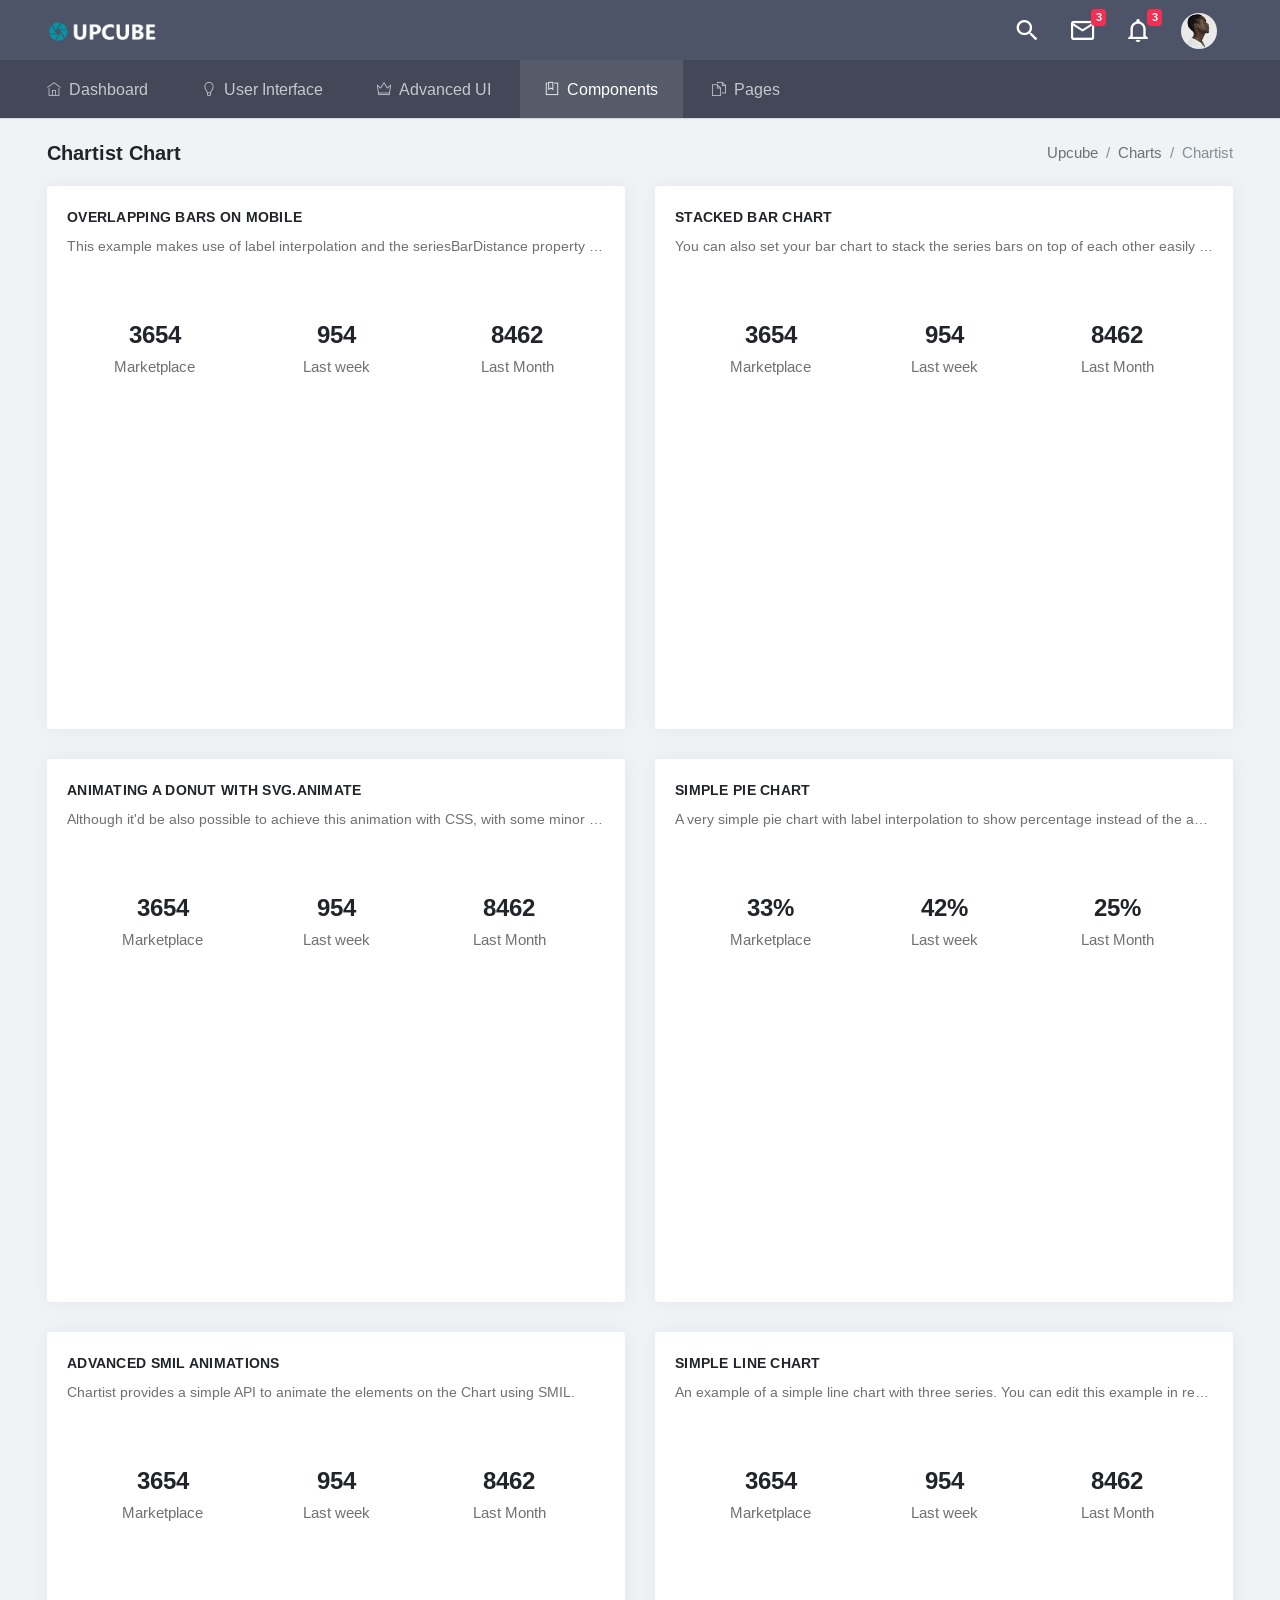
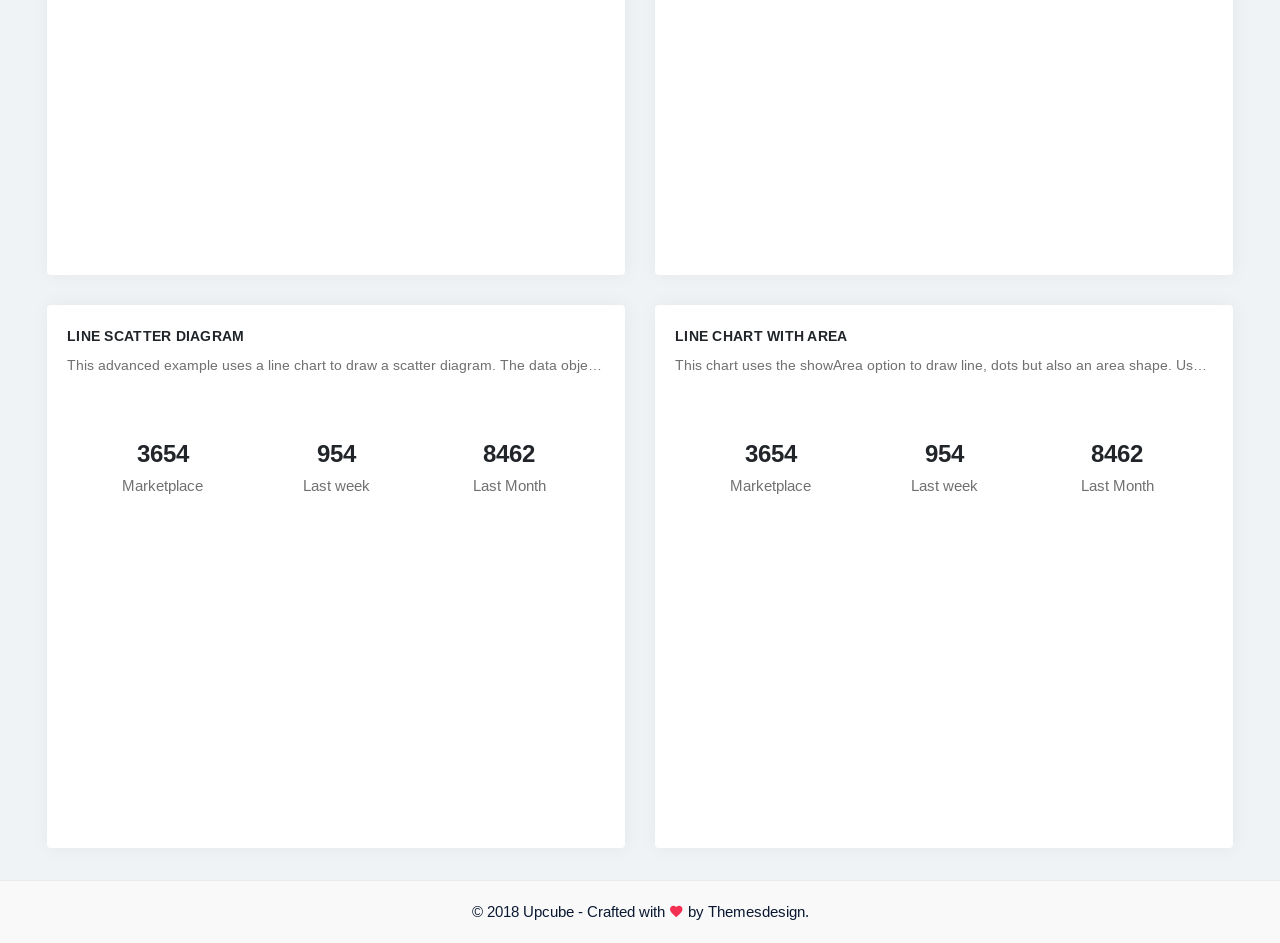
<file: webapp/public/adminlayouts/horizontal/charts-chartist.html>
<!DOCTYPE html>
<html>
    <head>
        <meta charset="utf-8" />
        <meta http-equiv="X-UA-Compatible" content="IE=edge" />
        <meta name="viewport" content="width=device-width, initial-scale=1.0, user-scalable=0, minimal-ui" />
        <title>Upcube - Responsive Flat Admin Dashboard</title>
        <meta content="Admin Dashboard" name="description" />
        <meta content="Themesdesign" name="author" />
        <meta http-equiv="X-UA-Compatible" content="IE=edge" />

        <!-- App Icons -->
        <link rel="shortcut icon" href="./assets/images/favicon.ico" />

        <!--Chartist Chart CSS -->
        <link rel="stylesheet" href="./assets/plugins/chartist/css/chartist.min.css" />

        <!-- App css -->
        <link href="./assets/css/bootstrap.min.css" rel="stylesheet" type="text/css" />
        <link href="./assets/css/icons.css" rel="stylesheet" type="text/css" />
        <link href="./assets/css/style.css" rel="stylesheet" type="text/css" />

    <meta http-equiv="Content-Type" content="text/html; charset=utf-8" /></head>


    <body>

        <!-- Loader -->
        <div id="preloader"><div id="status"><div class="spinner"></div></div></div>

        <!-- Navigation Bar-->
        <header id="topnav">
            <div class="topbar-main">
                <div class="container-fluid">

                    <!-- Logo container-->
                    <div class="logo">
                        <!-- Text Logo -->
                        <!--<a href="index.html" class="logo">-->
                        <!--Upcube-->
                        <!--</a>-->
                        <!-- Image Logo -->
                        <a href="./index.html" class="logo">
                            <img src="./assets/images/logo-sm.png" alt="" height="22" class="logo-small" />
                            <img src="./assets/images/logo.png" alt="" height="24" class="logo-large" />
                        </a>

                    </div>
                    <!-- End Logo container-->


                    <div class="menu-extras topbar-custom">

                        <!-- Search input -->
                        <div class="search-wrap" id="search-wrap">
                            <div class="search-bar">
                                <input class="search-input" type="search" placeholder="Search" />
                                <a href="#" class="close-search toggle-search" data-target="#search-wrap">
                                    <i class="mdi mdi-close-circle"></i>
                                </a>
                            </div>
                        </div>

                        <ul class="list-inline float-right mb-0">
                            <!-- Search -->
                            <li class="list-inline-item dropdown notification-list">
                                <a class="nav-link waves-effect toggle-search" href="#" data-target="#search-wrap">
                                    <i class="mdi mdi-magnify noti-icon"></i>
                                </a>
                            </li>
                            <!-- Messages-->
                            <li class="list-inline-item dropdown notification-list">
                                <a class="nav-link dropdown-toggle arrow-none waves-effect" data-toggle="dropdown" href="#" role="button" aria-haspopup="false" aria-expanded="false">
                                    <i class="mdi mdi-email-outline noti-icon"></i>
                                    <span class="badge badge-danger noti-icon-badge">3</span>
                                </a>
                                <div class="dropdown-menu dropdown-menu-right dropdown-arrow dropdown-menu-lg">
                                    <!-- item-->
                                    <div class="dropdown-item noti-title">
                                        <h5><span class="badge badge-danger float-right">745</span>Messages</h5>
                                    </div>

                                    <!-- item-->
                                    <a href="javascript:void(0);" class="dropdown-item notify-item">
                                        <div class="notify-icon"><img src="./assets/images/users/avatar-2.jpg" alt="user-img" class="img-fluid rounded-circle" /> </div>
                                        <p class="notify-details"><b>Charles M. Jones</b><small class="text-muted">Dummy text of the printing and typesetting industry.</small></p>
                                    </a>

                                    <!-- item-->
                                    <a href="javascript:void(0);" class="dropdown-item notify-item">
                                        <div class="notify-icon"><img src="./assets/images/users/avatar-3.jpg" alt="user-img" class="img-fluid rounded-circle" /> </div>
                                        <p class="notify-details"><b>Thomas J. Mimms</b><small class="text-muted">You have 87 unread messages</small></p>
                                    </a>

                                    <!-- item-->
                                    <a href="javascript:void(0);" class="dropdown-item notify-item">
                                        <div class="notify-icon"><img src="./assets/images/users/avatar-4.jpg" alt="user-img" class="img-fluid rounded-circle" /> </div>
                                        <p class="notify-details"><b>Luis M. Konrad</b><small class="text-muted">It is a long established fact that a reader will</small></p>
                                    </a>

                                    <!-- All-->
                                    <a href="javascript:void(0);" class="dropdown-item notify-item">
                                        View All
                                    </a>

                                </div>
                            </li>
                            <!-- notification-->
                            <li class="list-inline-item dropdown notification-list">
                                <a class="nav-link dropdown-toggle arrow-none waves-effect" data-toggle="dropdown" href="#" role="button" aria-haspopup="false" aria-expanded="false">
                                    <i class="mdi mdi-bell-outline noti-icon"></i>
                                    <span class="badge badge-danger noti-icon-badge">3</span>
                                </a>
                                <div class="dropdown-menu dropdown-menu-right dropdown-arrow dropdown-menu-lg">
                                    <!-- item-->
                                    <div class="dropdown-item noti-title">
                                        <h5>Notification (3)</h5>
                                    </div>

                                    <!-- item-->
                                    <a href="javascript:void(0);" class="dropdown-item notify-item active">
                                        <div class="notify-icon bg-success"><i class="mdi mdi-cart-outline"></i></div>
                                        <p class="notify-details"><b>Your order is placed</b><small class="text-muted">Dummy text of the printing and typesetting industry.</small></p>
                                    </a>

                                    <!-- item-->
                                    <a href="javascript:void(0);" class="dropdown-item notify-item">
                                        <div class="notify-icon bg-warning"><i class="mdi mdi-message"></i></div>
                                        <p class="notify-details"><b>New Message received</b><small class="text-muted">You have 87 unread messages</small></p>
                                    </a>

                                    <!-- item-->
                                    <a href="javascript:void(0);" class="dropdown-item notify-item">
                                        <div class="notify-icon bg-info"><i class="mdi mdi-martini"></i></div>
                                        <p class="notify-details"><b>Your item is shipped</b><small class="text-muted">It is a long established fact that a reader will</small></p>
                                    </a>

                                    <!-- All-->
                                    <a href="javascript:void(0);" class="dropdown-item notify-item">
                                        View All
                                    </a>

                                </div>
                            </li>
                            <!-- User-->
                            <li class="list-inline-item dropdown notification-list">
                                <a class="nav-link dropdown-toggle arrow-none waves-effect nav-user" data-toggle="dropdown" href="#" role="button" aria-haspopup="false" aria-expanded="false">
                                    <img src="./assets/images/users/avatar-1.jpg" alt="user" class="rounded-circle" />
                                </a>
                                <div class="dropdown-menu dropdown-menu-right profile-dropdown ">
                                    <a class="dropdown-item" href="#"><i class="dripicons-user text-muted"></i> Profile</a>
                                    <a class="dropdown-item" href="#"><i class="dripicons-wallet text-muted"></i> My Wallet</a>
                                    <a class="dropdown-item" href="#"><span class="badge badge-success pull-right m-t-5">5</span><i class="dripicons-gear text-muted"></i> Settings</a>
                                    <a class="dropdown-item" href="#"><i class="dripicons-lock text-muted"></i> Lock screen</a>
                                    <div class="dropdown-divider"></div>
                                    <a class="dropdown-item" href="#"><i class="dripicons-exit text-muted"></i> Logout</a>
                                </div>
                            </li>
                            <li class="menu-item list-inline-item">
                                <!-- Mobile menu toggle-->
                                <a class="navbar-toggle nav-link">
                                    <div class="lines">
                                        <span></span>
                                        <span></span>
                                        <span></span>
                                    </div>
                                </a>
                                <!-- End mobile menu toggle-->
                            </li>

                        </ul>
                    </div>
                    <!-- end menu-extras -->

                    <div class="clearfix"></div>

                </div> <!-- end container -->
            </div>
            <!-- end topbar-main -->

            <!-- MENU Start -->
            <div class="navbar-custom">
                <div class="container-fluid">
                    <div id="navigation">
                        <!-- Navigation Menu-->
                        <ul class="navigation-menu">

                            <li class="has-submenu">
                                <a href="./index.html"><i class="ti-home"></i>Dashboard</a>
                            </li>

                            <li class="has-submenu">
                                <a href="#"><i class="ti-light-bulb"></i>User Interface</a>
                                <ul class="submenu megamenu">
                                    <li>
                                        <ul>
                                            <li><a href="./ui-buttons.html">Buttons</a></li>
                                            <li><a href="./ui-cards.html">Cards</a></li>
                                            <li><a href="./ui-tabs-accordions.html">Tabs &amp; Accordions</a></li>
                                            <li><a href="./ui-modals.html">Modals</a></li>
                                            <li><a href="./ui-images.html">Images</a></li>
                                            <li><a href="./ui-alerts.html">Alerts</a></li>
                                        </ul>
                                    </li>
                                    <li>
                                        <ul>
                                            <li><a href="./ui-progressbars.html">Progress Bars</a></li>
                                            <li><a href="./ui-dropdowns.html">Dropdowns</a></li>
                                            <li><a href="./ui-lightbox.html">Lightbox</a></li>
                                            <li><a href="./ui-navs.html">Navs</a></li>
                                            <li><a href="./ui-pagination.html">Pagination</a></li>
                                            <li><a href="./ui-popover-tooltips.html">Popover & Tooltips</a></li>
                                        </ul>
                                    </li>
                                    <li>
                                        <ul>
                                            <li><a href="./ui-badge.html">Badge</a></li>
                                            <li><a href="./ui-carousel.html">Carousel</a></li>
                                            <li><a href="./ui-video.html">Video</a></li>
                                            <li><a href="./ui-typography.html">Typography</a></li>
                                            <li><a href="./ui-sweet-alert.html">Sweet-Alert</a></li>
                                            <li><a href="./ui-grid.html">Grid</a></li>
                                        </ul>
                                    </li>
                                </ul>
                            </li>

                            <li class="has-submenu">
                                <a href="#"><i class="ti-crown"></i>Advanced UI</a>
                                <ul class="submenu">
                                    <li><a href="./advanced-animation.html">Animation</a></li>
                                    <li><a href="./advanced-highlight.html">Highlight</a></li>
                                    <li><a href="./advanced-rating.html">Rating</a></li>
                                    <li><a href="./advanced-nestable.html">Nestable</a></li>
                                    <li><a href="./advanced-alertify.html">Alertify</a></li>
                                    <li><a href="./advanced-rangeslider.html">Range Slider</a></li>
                                    <li><a href="./advanced-sessiontimeout.html">Session Timeout</a></li>
                                </ul>
                            </li>

                            <li class="has-submenu">
                                <a href="#"><i class="ti-bookmark-alt"></i>Components</a>
                                <ul class="submenu">
                                    <li class="has-submenu">
                                        <a href="#">Forms</a>
                                        <ul class="submenu">
                                            <li><a href="./form-elements.html">Form Elements</a></li>
                                            <li><a href="./form-validation.html">Form Validation</a></li>
                                            <li><a href="./form-advanced.html">Form Advanced</a></li>
                                            <li><a href="./form-editors.html">Form Editors</a></li>
                                            <li><a href="./form-uploads.html">Form File Upload</a></li>
                                            <li><a href="./form-mask.html">Form Mask</a></li>
                                            <li><a href="./form-summernote.html">Summernote</a></li>
                                            <li><a href="./form-xeditable.html">Form Xeditable</a></li>
                                        </ul>
                                    </li>
                                    <li class="has-submenu">
                                        <a href="#">Icons</a>
                                        <ul class="submenu">
                                            <li><a href="./icons-material.html">Material Design</a></li>
                                            <li><a href="./icons-ion.html">Ion Icons</a></li>
                                            <li><a href="./icons-fontawesome.html">Font Awesome</a></li>
                                            <li><a href="./icons-themify.html">Themify Icons</a></li>
                                            <li><a href="./icons-dripicons.html">Dripicons</a></li>
                                            <li><a href="./icons-typicons.html">Typicons Icons</a></li>
                                        </ul>
                                    </li>
                                    <li>
                                        <a href="./calendar.html">Calendar</a>
                                    </li>
                                    <li class="has-submenu">
                                        <a href="#">Charts</a>
                                        <ul class="submenu">
                                            <li><a href="./charts-morris.html">Morris Chart</a></li>
                                            <li><a href="./charts-chartist.html">Chartist Chart</a></li>
                                            <li><a href="./charts-chartjs.html">Chartjs Chart</a></li>
                                            <li><a href="./charts-flot.html">Flot Chart</a></li>
                                            <li><a href="./charts-c3.html">C3 Chart</a></li>
                                            <li><a href="./charts-other.html">Jquery Knob Chart</a></li>
                                        </ul>
                                    </li>
                                    <li class="has-submenu">
                                        <a href="#">Tables </a>
                                        <ul class="submenu">
                                            <li><a href="./tables-basic.html">Basic Tables</a></li>
                                            <li><a href="./tables-datatable.html">Data Table</a></li>
                                            <li><a href="./tables-responsive.html">Responsive Table</a></li>
                                            <li><a href="./tables-editable.html">Editable Table</a></li>
                                        </ul>
                                    </li>
                                    <li class="has-submenu">
                                        <a href="#">Maps</a>
                                        <ul class="submenu">
                                            <li><a href="./maps-google.html"> Google Map</a></li>
                                            <li><a href="./maps-vector.html"> Vector Map</a></li>
                                        </ul>
                                    </li>
                                </ul>
                            </li>

                            <li class="has-submenu">
                                <a href="#"><i class="ti-files"></i>Pages</a>
                                <ul class="submenu megamenu">
                                    <li>
                                        <ul>
                                            <li><a href="./pages-timeline.html">Timeline</a></li>
                                            <li><a href="./pages-invoice.html">Invoice</a></li>
                                            <li><a href="./pages-directory.html">Directory</a></li>
                                            <li><a href="./pages-login.html">Login</a></li>
                                            <li><a href="./pages-register.html">Register</a></li>
                                        </ul>
                                    </li>
                                    <li>
                                        <ul>
                                            <li><a href="./pages-recoverpw.html">Recover Password</a></li>
                                            <li><a href="./pages-lock-screen.html">Lock Screen</a></li>
                                            <li><a href="./pages-blank.html">Blank Page</a></li>
                                            <li><a href="./pages-404.html">Error 404</a></li>
                                            <li><a href="./pages-500.html">Error 500</a></li>
                                        </ul>
                                    </li>
                                </ul>
                            </li>

                        </ul>
                        <!-- End navigation menu -->
                    </div> <!-- end #navigation -->
                </div> <!-- end container -->
            </div> <!-- end navbar-custom -->
        </header>
        <!-- End Navigation Bar-->


        <div class="wrapper">
            <div class="container-fluid">

                <!-- Page-Title -->
                <div class="row">
                    <div class="col-sm-12">
                        <div class="page-title-box">
                            <div class="btn-group pull-right">
                                <ol class="breadcrumb hide-phone p-0 m-0">
                                    <li class="breadcrumb-item"><a href="#">Upcube</a></li>
                                    <li class="breadcrumb-item"><a href="#">Charts</a></li>
                                    <li class="breadcrumb-item active">Chartist</li>
                                </ol>
                            </div>
                            <h4 class="page-title">Chartist Chart</h4>
                        </div>
                    </div>
                </div>
                <!-- end page title end breadcrumb -->

                <div class="row">
                    <div class="col-lg-6">
                        <div class="card m-b-30">
                            <div class="card-body">

                                <h4 class="mt-0 header-title">Overlapping bars on mobile</h4>
                                <p class="text-muted m-b-30 font-14 d-inline-block text-truncate w-100">This example makes use of label
                                    interpolation and the seriesBarDistance property that allows you to make
                                    bars overlap over each other.</p>

                                <ul class="list-inline widget-chart m-t-20 m-b-15 text-center">
                                    <li class="list-inline-item">
                                        <h4 class=""><b>3654</b></h4>
                                        <p class="text-muted">Marketplace</p>
                                    </li>
                                    <li class="list-inline-item">
                                        <h4 class=""><b>954</b></h4>
                                        <p class="text-muted">Last week</p>
                                    </li>
                                    <li class="list-inline-item">
                                        <h4 class=""><b>8462</b></h4>
                                        <p class="text-muted">Last Month</p>
                                    </li>
                                </ul>

                                <div id="overlapping-bars" class="ct-chart ct-golden-section"></div>

                            </div>
                        </div>
                    </div> <!-- end col -->

                    <div class="col-lg-6">
                        <div class="card m-b-30">
                            <div class="card-body">

                                <h4 class="mt-0 header-title">Stacked bar chart</h4>
                                <p class="text-muted m-b-30 font-14 d-inline-block text-truncate w-100">You can also set your bar chart to
                                    stack the series bars on top of each other easily by using the stackBars
                                    property in your configuration.</p>

                                <ul class="list-inline widget-chart m-t-20 m-b-15 text-center">
                                    <li>
                                        <h4 class=""><b>3654</b></h4>
                                        <p class="text-muted">Marketplace</p>
                                    </li>
                                    <li>
                                        <h4 class=""><b>954</b></h4>
                                        <p class="text-muted">Last week</p>
                                    </li>
                                    <li>
                                        <h4 class=""><b>8462</b></h4>
                                        <p class="text-muted">Last Month</p>
                                    </li>
                                </ul>

                                <div id="stacked-bar-chart" class="ct-chart ct-golden-section"></div>
                            </div>
                        </div>
                    </div> <!-- end col -->
                </div> <!-- end row -->

                <div class="row">
                    <div class="col-lg-6">
                        <div class="card m-b-30">
                            <div class="card-body">

                                <h4 class="mt-0 header-title">Animating a Donut with Svg.animate</h4>
                                <p class="text-muted m-b-30 font-14 d-inline-block text-truncate w-100">Although it'd be also possible to
                                    achieve this animation with CSS, with some minor suboptimal things,
                                    here's an example of how to animate donut charts using
                                    Chartist.Svg.animate and SMIL.</p>

                                <ul class="list-inline widget-chart m-t-20 m-b-15 text-center">
                                    <li>
                                        <h4 class=""><b>3654</b></h4>
                                        <p class="text-muted">Marketplace</p>
                                    </li>
                                    <li>
                                        <h4 class=""><b>954</b></h4>
                                        <p class="text-muted">Last week</p>
                                    </li>
                                    <li>
                                        <h4 class=""><b>8462</b></h4>
                                        <p class="text-muted">Last Month</p>
                                    </li>
                                </ul>

                                <div id="animating-donut" class="ct-chart ct-golden-section"></div>

                            </div>
                        </div>
                    </div> <!-- end col -->

                    <div class="col-lg-6">
                        <div class="card m-b-30">
                            <div class="card-body">

                                <h4 class="mt-0 header-title">Simple pie chart</h4>
                                <p class="text-muted m-b-30 font-14 d-inline-block text-truncate w-100">A very simple pie chart with label
                                    interpolation to show percentage instead of the actual data series
                                    value.
                                </p>

                                <ul class="list-inline widget-chart m-t-20 m-b-15 text-center">
                                    <li>
                                        <h4 class=""><b>33%</b></h4>
                                        <p class="text-muted">Marketplace</p>
                                    </li>
                                    <li>
                                        <h4 class=""><b>42%</b></h4>
                                        <p class="text-muted">Last week</p>
                                    </li>
                                    <li>
                                        <h4 class=""><b>25%</b></h4>
                                        <p class="text-muted">Last Month</p>
                                    </li>
                                </ul>

                                <div id="simple-pie" class="ct-chart ct-golden-section simple-pie-chart-chartist"></div>

                            </div>
                        </div>
                    </div> <!-- end col -->
                </div> <!-- end row -->

                <div class="row">
                    <div class="col-lg-6">
                        <div class="card m-b-30">
                            <div class="card-body">

                                <h4 class="mt-0 header-title">Advanced Smil Animations</h4>
                                <p class="text-muted m-b-30 font-14 d-inline-block text-truncate w-100">Chartist provides a simple API to animate the elements on the Chart using SMIL.</p>

                                <ul class="list-inline widget-chart m-t-20 m-b-15 text-center">
                                    <li>
                                        <h4 class=""><b>3654</b></h4>
                                        <p class="text-muted">Marketplace</p>
                                    </li>
                                    <li>
                                        <h4 class=""><b>954</b></h4>
                                        <p class="text-muted">Last week</p>
                                    </li>
                                    <li>
                                        <h4 class=""><b>8462</b></h4>
                                        <p class="text-muted">Last Month</p>
                                    </li>
                                </ul>

                                <div id="smil-animations" class="ct-chart ct-golden-section"></div>

                            </div>
                        </div>
                    </div> <!-- end col -->

                    <div class="col-lg-6">
                        <div class="card m-b-30">
                            <div class="card-body">

                                <h4 class="mt-0 header-title">Simple line chart</h4>
                                <p class="text-muted m-b-30 font-14 d-inline-block text-truncate w-100">An example of a simple line chart with three series. You can edit this example in realtime.</p>

                                <ul class="list-inline widget-chart m-t-20 m-b-15 text-center">
                                    <li>
                                        <h4 class=""><b>3654</b></h4>
                                        <p class="text-muted">Marketplace</p>
                                    </li>
                                    <li>
                                        <h4 class=""><b>954</b></h4>
                                        <p class="text-muted">Last week</p>
                                    </li>
                                    <li>
                                        <h4 class=""><b>8462</b></h4>
                                        <p class="text-muted">Last Month</p>
                                    </li>
                                </ul>

                                <div id="simple-line-chart" class="ct-chart ct-golden-section"></div>

                            </div>
                        </div>
                    </div> <!-- end col -->
                </div> <!-- end row -->

                <div class="row">
                    <div class="col-lg-6">
                        <div class="card m-b-30">
                            <div class="card-body">

                                <h4 class="mt-0 header-title">Line Scatter Diagram</h4>
                                <p class="text-muted m-b-30 font-14 d-inline-block text-truncate w-100">This advanced example uses a line chart
                                    to draw a scatter diagram. The data object is created with a functional
                                    style random mechanism.</p>

                                <ul class="list-inline widget-chart m-t-20 m-b-15 text-center">
                                    <li>
                                        <h4 class=""><b>3654</b></h4>
                                        <p class="text-muted">Marketplace</p>
                                    </li>
                                    <li>
                                        <h4 class=""><b>954</b></h4>
                                        <p class="text-muted">Last week</p>
                                    </li>
                                    <li>
                                        <h4 class=""><b>8462</b></h4>
                                        <p class="text-muted">Last Month</p>
                                    </li>
                                </ul>

                                <div id="scatter-diagram" class="ct-chart ct-golden-section"></div>

                            </div>
                        </div>
                    </div> <!-- end col -->

                    <div class="col-lg-6">
                        <div class="card m-b-30">
                            <div class="card-body">

                                <h4 class="mt-0 header-title">Line chart with area</h4>
                                <p class="text-muted m-b-30 font-14 d-inline-block text-truncate w-100">This chart uses the showArea option to
                                    draw line, dots but also an area shape. Use the low option to specify a
                                    fixed lower bound that will make the area expand.</p>

                                <ul class="list-inline widget-chart m-t-20 m-b-15 text-center">
                                    <li>
                                        <h4 class=""><b>3654</b></h4>
                                        <p class="text-muted">Marketplace</p>
                                    </li>
                                    <li>
                                        <h4 class=""><b>954</b></h4>
                                        <p class="text-muted">Last week</p>
                                    </li>
                                    <li>
                                        <h4 class=""><b>8462</b></h4>
                                        <p class="text-muted">Last Month</p>
                                    </li>
                                </ul>

                                <div id="chart-with-area" class="ct-chart ct-golden-section"></div>

                            </div>
                        </div>
                    </div> <!-- end col -->
                </div> <!-- end row -->

            </div> <!-- end container -->
        </div>
        <!-- end wrapper -->


        <!-- Footer -->
        <footer class="footer">
            <div class="container-fluid">
                <div class="row">
                    <div class="col-12">
                        © 2018 Upcube - Crafted with <i class="mdi mdi-heart text-danger"></i> by Themesdesign.
                    </div>
                </div>
            </div>
        </footer>
        <!-- End Footer -->


        <!-- jQuery  -->
        <script src="./assets/js/jquery.min.js"></script>
        <script src="./assets/js/popper.min.js"></script>
        <script src="./assets/js/bootstrap.min.js"></script>
        <script src="./assets/js/modernizr.min.js"></script>
        <script src="./assets/js/waves.js"></script>
        <script src="./assets/js/jquery.slimscroll.js"></script>
        <script src="./assets/js/jquery.nicescroll.js"></script>
        <script src="./assets/js/jquery.scrollTo.min.js"></script>

        <!--Chartist Chart-->
        <script src="./assets/plugins/chartist/js/chartist.min.js"></script>
        <script src="./assets/plugins/chartist/js/chartist-plugin-tooltip.min.js"></script>
        <script src="./assets/pages/chartist.init.js"></script>

        <!-- App js -->
        <script src="./assets/js/app.js"></script>

    </body>
</html>
</file>
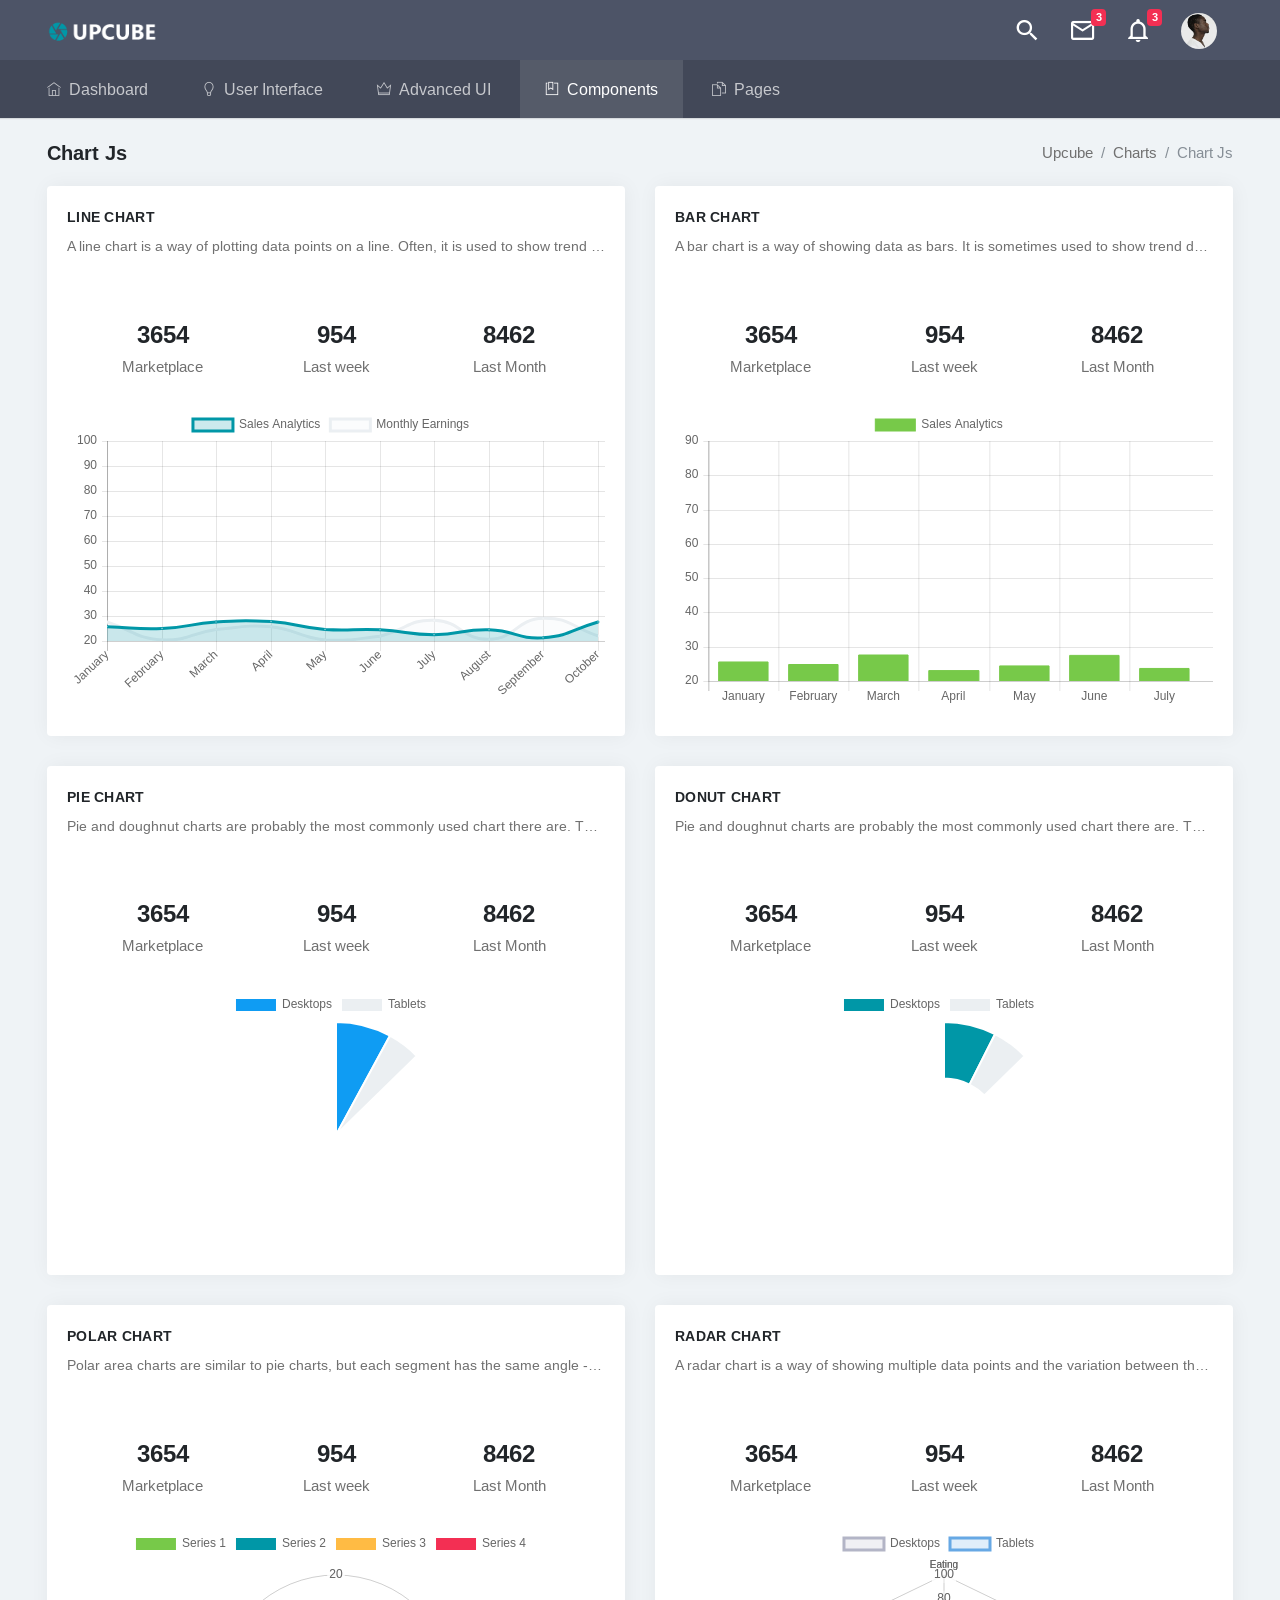
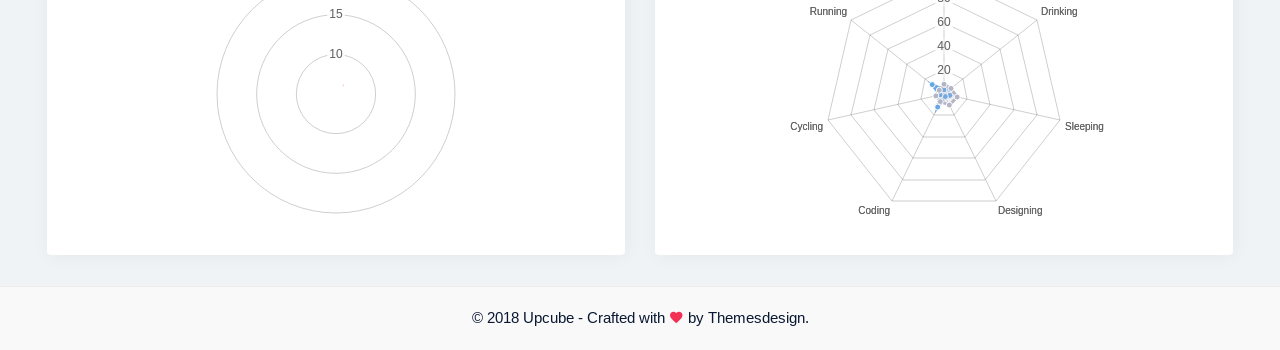
<file: webapp/public/adminlayouts/horizontal/charts-chartjs.html>
<!DOCTYPE html>
<html>
    <head>
        <meta charset="utf-8" />
        <meta http-equiv="X-UA-Compatible" content="IE=edge" />
        <meta name="viewport" content="width=device-width, initial-scale=1.0, user-scalable=0, minimal-ui" />
        <title>Upcube - Responsive Flat Admin Dashboard</title>
        <meta content="Admin Dashboard" name="description" />
        <meta content="Themesdesign" name="author" />
        <meta http-equiv="X-UA-Compatible" content="IE=edge" />

        <!-- App Icons -->
        <link rel="shortcut icon" href="./assets/images/favicon.ico" />

        <!-- App css -->
        <link href="./assets/css/bootstrap.min.css" rel="stylesheet" type="text/css" />
        <link href="./assets/css/icons.css" rel="stylesheet" type="text/css" />
        <link href="./assets/css/style.css" rel="stylesheet" type="text/css" />

    <meta http-equiv="Content-Type" content="text/html; charset=utf-8" /></head>


    <body>

        <!-- Loader -->
        <div id="preloader"><div id="status"><div class="spinner"></div></div></div>

        <!-- Navigation Bar-->
        <header id="topnav">
            <div class="topbar-main">
                <div class="container-fluid">

                    <!-- Logo container-->
                    <div class="logo">
                        <!-- Text Logo -->
                        <!--<a href="index.html" class="logo">-->
                        <!--Upcube-->
                        <!--</a>-->
                        <!-- Image Logo -->
                        <a href="./index.html" class="logo">
                            <img src="./assets/images/logo-sm.png" alt="" height="22" class="logo-small" />
                            <img src="./assets/images/logo.png" alt="" height="24" class="logo-large" />
                        </a>

                    </div>
                    <!-- End Logo container-->


                    <div class="menu-extras topbar-custom">

                        <!-- Search input -->
                        <div class="search-wrap" id="search-wrap">
                            <div class="search-bar">
                                <input class="search-input" type="search" placeholder="Search" />
                                <a href="#" class="close-search toggle-search" data-target="#search-wrap">
                                    <i class="mdi mdi-close-circle"></i>
                                </a>
                            </div>
                        </div>

                        <ul class="list-inline float-right mb-0">
                            <!-- Search -->
                            <li class="list-inline-item dropdown notification-list">
                                <a class="nav-link waves-effect toggle-search" href="#" data-target="#search-wrap">
                                    <i class="mdi mdi-magnify noti-icon"></i>
                                </a>
                            </li>
                            <!-- Messages-->
                            <li class="list-inline-item dropdown notification-list">
                                <a class="nav-link dropdown-toggle arrow-none waves-effect" data-toggle="dropdown" href="#" role="button" aria-haspopup="false" aria-expanded="false">
                                    <i class="mdi mdi-email-outline noti-icon"></i>
                                    <span class="badge badge-danger noti-icon-badge">3</span>
                                </a>
                                <div class="dropdown-menu dropdown-menu-right dropdown-arrow dropdown-menu-lg">
                                    <!-- item-->
                                    <div class="dropdown-item noti-title">
                                        <h5><span class="badge badge-danger float-right">745</span>Messages</h5>
                                    </div>

                                    <!-- item-->
                                    <a href="javascript:void(0);" class="dropdown-item notify-item">
                                        <div class="notify-icon"><img src="./assets/images/users/avatar-2.jpg" alt="user-img" class="img-fluid rounded-circle" /> </div>
                                        <p class="notify-details"><b>Charles M. Jones</b><small class="text-muted">Dummy text of the printing and typesetting industry.</small></p>
                                    </a>

                                    <!-- item-->
                                    <a href="javascript:void(0);" class="dropdown-item notify-item">
                                        <div class="notify-icon"><img src="./assets/images/users/avatar-3.jpg" alt="user-img" class="img-fluid rounded-circle" /> </div>
                                        <p class="notify-details"><b>Thomas J. Mimms</b><small class="text-muted">You have 87 unread messages</small></p>
                                    </a>

                                    <!-- item-->
                                    <a href="javascript:void(0);" class="dropdown-item notify-item">
                                        <div class="notify-icon"><img src="./assets/images/users/avatar-4.jpg" alt="user-img" class="img-fluid rounded-circle" /> </div>
                                        <p class="notify-details"><b>Luis M. Konrad</b><small class="text-muted">It is a long established fact that a reader will</small></p>
                                    </a>

                                    <!-- All-->
                                    <a href="javascript:void(0);" class="dropdown-item notify-item">
                                        View All
                                    </a>

                                </div>
                            </li>
                            <!-- notification-->
                            <li class="list-inline-item dropdown notification-list">
                                <a class="nav-link dropdown-toggle arrow-none waves-effect" data-toggle="dropdown" href="#" role="button" aria-haspopup="false" aria-expanded="false">
                                    <i class="mdi mdi-bell-outline noti-icon"></i>
                                    <span class="badge badge-danger noti-icon-badge">3</span>
                                </a>
                                <div class="dropdown-menu dropdown-menu-right dropdown-arrow dropdown-menu-lg">
                                    <!-- item-->
                                    <div class="dropdown-item noti-title">
                                        <h5>Notification (3)</h5>
                                    </div>

                                    <!-- item-->
                                    <a href="javascript:void(0);" class="dropdown-item notify-item active">
                                        <div class="notify-icon bg-success"><i class="mdi mdi-cart-outline"></i></div>
                                        <p class="notify-details"><b>Your order is placed</b><small class="text-muted">Dummy text of the printing and typesetting industry.</small></p>
                                    </a>

                                    <!-- item-->
                                    <a href="javascript:void(0);" class="dropdown-item notify-item">
                                        <div class="notify-icon bg-warning"><i class="mdi mdi-message"></i></div>
                                        <p class="notify-details"><b>New Message received</b><small class="text-muted">You have 87 unread messages</small></p>
                                    </a>

                                    <!-- item-->
                                    <a href="javascript:void(0);" class="dropdown-item notify-item">
                                        <div class="notify-icon bg-info"><i class="mdi mdi-martini"></i></div>
                                        <p class="notify-details"><b>Your item is shipped</b><small class="text-muted">It is a long established fact that a reader will</small></p>
                                    </a>

                                    <!-- All-->
                                    <a href="javascript:void(0);" class="dropdown-item notify-item">
                                        View All
                                    </a>

                                </div>
                            </li>
                            <!-- User-->
                            <li class="list-inline-item dropdown notification-list">
                                <a class="nav-link dropdown-toggle arrow-none waves-effect nav-user" data-toggle="dropdown" href="#" role="button" aria-haspopup="false" aria-expanded="false">
                                    <img src="./assets/images/users/avatar-1.jpg" alt="user" class="rounded-circle" />
                                </a>
                                <div class="dropdown-menu dropdown-menu-right profile-dropdown ">
                                    <a class="dropdown-item" href="#"><i class="dripicons-user text-muted"></i> Profile</a>
                                    <a class="dropdown-item" href="#"><i class="dripicons-wallet text-muted"></i> My Wallet</a>
                                    <a class="dropdown-item" href="#"><span class="badge badge-success pull-right m-t-5">5</span><i class="dripicons-gear text-muted"></i> Settings</a>
                                    <a class="dropdown-item" href="#"><i class="dripicons-lock text-muted"></i> Lock screen</a>
                                    <div class="dropdown-divider"></div>
                                    <a class="dropdown-item" href="#"><i class="dripicons-exit text-muted"></i> Logout</a>
                                </div>
                            </li>
                            <li class="menu-item list-inline-item">
                                <!-- Mobile menu toggle-->
                                <a class="navbar-toggle nav-link">
                                    <div class="lines">
                                        <span></span>
                                        <span></span>
                                        <span></span>
                                    </div>
                                </a>
                                <!-- End mobile menu toggle-->
                            </li>

                        </ul>
                    </div>
                    <!-- end menu-extras -->

                    <div class="clearfix"></div>

                </div> <!-- end container -->
            </div>
            <!-- end topbar-main -->

            <!-- MENU Start -->
            <div class="navbar-custom">
                <div class="container-fluid">
                    <div id="navigation">
                        <!-- Navigation Menu-->
                        <ul class="navigation-menu">

                            <li class="has-submenu">
                                <a href="./index.html"><i class="ti-home"></i>Dashboard</a>
                            </li>

                            <li class="has-submenu">
                                <a href="#"><i class="ti-light-bulb"></i>User Interface</a>
                                <ul class="submenu megamenu">
                                    <li>
                                        <ul>
                                            <li><a href="./ui-buttons.html">Buttons</a></li>
                                            <li><a href="./ui-cards.html">Cards</a></li>
                                            <li><a href="./ui-tabs-accordions.html">Tabs &amp; Accordions</a></li>
                                            <li><a href="./ui-modals.html">Modals</a></li>
                                            <li><a href="./ui-images.html">Images</a></li>
                                            <li><a href="./ui-alerts.html">Alerts</a></li>
                                        </ul>
                                    </li>
                                    <li>
                                        <ul>
                                            <li><a href="./ui-progressbars.html">Progress Bars</a></li>
                                            <li><a href="./ui-dropdowns.html">Dropdowns</a></li>
                                            <li><a href="./ui-lightbox.html">Lightbox</a></li>
                                            <li><a href="./ui-navs.html">Navs</a></li>
                                            <li><a href="./ui-pagination.html">Pagination</a></li>
                                            <li><a href="./ui-popover-tooltips.html">Popover & Tooltips</a></li>
                                        </ul>
                                    </li>
                                    <li>
                                        <ul>
                                            <li><a href="./ui-badge.html">Badge</a></li>
                                            <li><a href="./ui-carousel.html">Carousel</a></li>
                                            <li><a href="./ui-video.html">Video</a></li>
                                            <li><a href="./ui-typography.html">Typography</a></li>
                                            <li><a href="./ui-sweet-alert.html">Sweet-Alert</a></li>
                                            <li><a href="./ui-grid.html">Grid</a></li>
                                        </ul>
                                    </li>
                                </ul>
                            </li>

                            <li class="has-submenu">
                                <a href="#"><i class="ti-crown"></i>Advanced UI</a>
                                <ul class="submenu">
                                    <li><a href="./advanced-animation.html">Animation</a></li>
                                    <li><a href="./advanced-highlight.html">Highlight</a></li>
                                    <li><a href="./advanced-rating.html">Rating</a></li>
                                    <li><a href="./advanced-nestable.html">Nestable</a></li>
                                    <li><a href="./advanced-alertify.html">Alertify</a></li>
                                    <li><a href="./advanced-rangeslider.html">Range Slider</a></li>
                                    <li><a href="./advanced-sessiontimeout.html">Session Timeout</a></li>
                                </ul>
                            </li>

                            <li class="has-submenu">
                                <a href="#"><i class="ti-bookmark-alt"></i>Components</a>
                                <ul class="submenu">
                                    <li class="has-submenu">
                                        <a href="#">Forms</a>
                                        <ul class="submenu">
                                            <li><a href="./form-elements.html">Form Elements</a></li>
                                            <li><a href="./form-validation.html">Form Validation</a></li>
                                            <li><a href="./form-advanced.html">Form Advanced</a></li>
                                            <li><a href="./form-editors.html">Form Editors</a></li>
                                            <li><a href="./form-uploads.html">Form File Upload</a></li>
                                            <li><a href="./form-mask.html">Form Mask</a></li>
                                            <li><a href="./form-summernote.html">Summernote</a></li>
                                            <li><a href="./form-xeditable.html">Form Xeditable</a></li>
                                        </ul>
                                    </li>
                                    <li class="has-submenu">
                                        <a href="#">Icons</a>
                                        <ul class="submenu">
                                            <li><a href="./icons-material.html">Material Design</a></li>
                                            <li><a href="./icons-ion.html">Ion Icons</a></li>
                                            <li><a href="./icons-fontawesome.html">Font Awesome</a></li>
                                            <li><a href="./icons-themify.html">Themify Icons</a></li>
                                            <li><a href="./icons-dripicons.html">Dripicons</a></li>
                                            <li><a href="./icons-typicons.html">Typicons Icons</a></li>
                                        </ul>
                                    </li>
                                    <li>
                                        <a href="./calendar.html">Calendar</a>
                                    </li>
                                    <li class="has-submenu">
                                        <a href="#">Charts</a>
                                        <ul class="submenu">
                                            <li><a href="./charts-morris.html">Morris Chart</a></li>
                                            <li><a href="./charts-chartist.html">Chartist Chart</a></li>
                                            <li><a href="./charts-chartjs.html">Chartjs Chart</a></li>
                                            <li><a href="./charts-flot.html">Flot Chart</a></li>
                                            <li><a href="./charts-c3.html">C3 Chart</a></li>
                                            <li><a href="./charts-other.html">Jquery Knob Chart</a></li>
                                        </ul>
                                    </li>
                                    <li class="has-submenu">
                                        <a href="#">Tables </a>
                                        <ul class="submenu">
                                            <li><a href="./tables-basic.html">Basic Tables</a></li>
                                            <li><a href="./tables-datatable.html">Data Table</a></li>
                                            <li><a href="./tables-responsive.html">Responsive Table</a></li>
                                            <li><a href="./tables-editable.html">Editable Table</a></li>
                                        </ul>
                                    </li>
                                    <li class="has-submenu">
                                        <a href="#">Maps</a>
                                        <ul class="submenu">
                                            <li><a href="./maps-google.html"> Google Map</a></li>
                                            <li><a href="./maps-vector.html"> Vector Map</a></li>
                                        </ul>
                                    </li>
                                </ul>
                            </li>

                            <li class="has-submenu">
                                <a href="#"><i class="ti-files"></i>Pages</a>
                                <ul class="submenu megamenu">
                                    <li>
                                        <ul>
                                            <li><a href="./pages-timeline.html">Timeline</a></li>
                                            <li><a href="./pages-invoice.html">Invoice</a></li>
                                            <li><a href="./pages-directory.html">Directory</a></li>
                                            <li><a href="./pages-login.html">Login</a></li>
                                            <li><a href="./pages-register.html">Register</a></li>
                                        </ul>
                                    </li>
                                    <li>
                                        <ul>
                                            <li><a href="./pages-recoverpw.html">Recover Password</a></li>
                                            <li><a href="./pages-lock-screen.html">Lock Screen</a></li>
                                            <li><a href="./pages-blank.html">Blank Page</a></li>
                                            <li><a href="./pages-404.html">Error 404</a></li>
                                            <li><a href="./pages-500.html">Error 500</a></li>
                                        </ul>
                                    </li>
                                </ul>
                            </li>

                        </ul>
                        <!-- End navigation menu -->
                    </div> <!-- end #navigation -->
                </div> <!-- end container -->
            </div> <!-- end navbar-custom -->
        </header>
        <!-- End Navigation Bar-->


        <div class="wrapper">
            <div class="container-fluid">

                <!-- Page-Title -->
                <div class="row">
                    <div class="col-sm-12">
                        <div class="page-title-box">
                            <div class="btn-group pull-right">
                                <ol class="breadcrumb hide-phone p-0 m-0">
                                    <li class="breadcrumb-item"><a href="#">Upcube</a></li>
                                    <li class="breadcrumb-item"><a href="#">Charts</a></li>
                                    <li class="breadcrumb-item active">Chart Js</li>
                                </ol>
                            </div>
                            <h4 class="page-title">Chart Js</h4>
                        </div>
                    </div>
                </div>
                <!-- end page title end breadcrumb -->
                <div class="row">
                    <div class="col-lg-6">
                        <div class="card m-b-30">
                            <div class="card-body">

                                <h4 class="mt-0 header-title">Line Chart</h4>
                                <p class="text-muted m-b-30 font-14 d-inline-block text-truncate w-100">A line chart is a way of plotting data
                                    points on a line. Often, it is used to show trend data, and the
                                    comparison of two data sets.</p>

                                <ul class="list-inline widget-chart m-t-20 m-b-15 text-center">
                                    <li>
                                        <h4 class=""><b>3654</b></h4>
                                        <p class="text-muted">Marketplace</p>
                                    </li>
                                    <li>
                                        <h4 class=""><b>954</b></h4>
                                        <p class="text-muted">Last week</p>
                                    </li>
                                    <li>
                                        <h4 class=""><b>8462</b></h4>
                                        <p class="text-muted">Last Month</p>
                                    </li>
                                </ul>

                                <canvas id="lineChart" height="300"></canvas>

                            </div>
                        </div>
                    </div> <!-- end col -->

                    <div class="col-lg-6">
                        <div class="card m-b-30">
                            <div class="card-body">

                                <h4 class="mt-0 header-title">Bar Chart</h4>
                                <p class="text-muted m-b-30 font-14 d-inline-block text-truncate w-100">A bar chart is a way of showing data as
                                    bars. It is sometimes used to show trend data, and the comparison of
                                    multiple data sets side by side.</p>

                                <ul class="list-inline widget-chart m-t-20 m-b-15 text-center">
                                    <li>
                                        <h4 class=""><b>3654</b></h4>
                                        <p class="text-muted">Marketplace</p>
                                    </li>
                                    <li>
                                        <h4 class=""><b>954</b></h4>
                                        <p class="text-muted">Last week</p>
                                    </li>
                                    <li>
                                        <h4 class=""><b>8462</b></h4>
                                        <p class="text-muted">Last Month</p>
                                    </li>
                                </ul>

                                <canvas id="bar" height="300"></canvas>

                            </div>
                        </div>
                    </div> <!-- end col -->
                </div> <!-- end row -->


                <div class="row">
                    <div class="col-lg-6">
                        <div class="card m-b-30">
                            <div class="card-body">

                                <h4 class="mt-0 header-title">Pie Chart</h4>
                                <p class="text-muted m-b-30 font-14 d-inline-block text-truncate w-100">Pie and doughnut charts are probably
                                    the most commonly used chart there are. They are divided into segments,
                                    the arc of each segment shows the proportional value of each piece of
                                    data.</p>

                                <ul class="list-inline widget-chart m-t-20 m-b-15 text-center">
                                    <li>
                                        <h4 class=""><b>3654</b></h4>
                                        <p class="text-muted">Marketplace</p>
                                    </li>
                                    <li>
                                        <h4 class=""><b>954</b></h4>
                                        <p class="text-muted">Last week</p>
                                    </li>
                                    <li>
                                        <h4 class=""><b>8462</b></h4>
                                        <p class="text-muted">Last Month</p>
                                    </li>
                                </ul>

                                <canvas id="pie" height="260"></canvas>

                            </div>
                        </div>
                    </div> <!-- end col -->

                    <div class="col-lg-6">
                        <div class="card m-b-30">
                            <div class="card-body">

                                <h4 class="mt-0 header-title">Donut Chart</h4>
                                <p class="text-muted m-b-30 font-14 d-inline-block text-truncate w-100">Pie and doughnut charts are probably
                                    the most commonly used chart there are. They are divided into segments,
                                    the arc of each segment shows the proportional value of each piece of
                                    data.</p>

                                <ul class="list-inline widget-chart m-t-20 m-b-15 text-center">
                                    <li>
                                        <h4 class=""><b>3654</b></h4>
                                        <p class="text-muted">Marketplace</p>
                                    </li>
                                    <li>
                                        <h4 class=""><b>954</b></h4>
                                        <p class="text-muted">Last week</p>
                                    </li>
                                    <li>
                                        <h4 class=""><b>8462</b></h4>
                                        <p class="text-muted">Last Month</p>
                                    </li>
                                </ul>

                                <canvas id="doughnut" height="260"></canvas>

                            </div>
                        </div>
                    </div> <!-- end col -->
                </div> <!-- end row -->

                <div class="row">
                    <div class="col-lg-6">
                        <div class="card m-b-30">
                            <div class="card-body">

                                <h4 class="mt-0 header-title">Polar Chart</h4>
                                <p class="text-muted m-b-30 font-14 d-inline-block text-truncate w-100">Polar area charts are similar to pie
                                    charts, but each segment has the same angle - the radius of the segment
                                    differs depending on the value.</p>

                                <ul class="list-inline widget-chart m-t-20 m-b-15 text-center">
                                    <li>
                                        <h4 class=""><b>3654</b></h4>
                                        <p class="text-muted">Marketplace</p>
                                    </li>
                                    <li>
                                        <h4 class=""><b>954</b></h4>
                                        <p class="text-muted">Last week</p>
                                    </li>
                                    <li>
                                        <h4 class=""><b>8462</b></h4>
                                        <p class="text-muted">Last Month</p>
                                    </li>
                                </ul>

                                <canvas id="polarArea" height="300"> </canvas>

                            </div>
                        </div>
                    </div> <!-- end col -->

                    <div class="col-lg-6">
                        <div class="card m-b-30">
                            <div class="card-body">

                                <h4 class="mt-0 header-title">Radar Chart</h4>
                                <p class="text-muted m-b-30 font-14 d-inline-block text-truncate w-100">A radar chart is a way of showing
                                    multiple data points and the variation between them. They are often
                                    useful for comparing the points of two or more different data sets.</p>

                                <ul class="list-inline widget-chart m-t-20 m-b-15 text-center">
                                    <li>
                                        <h4 class=""><b>3654</b></h4>
                                        <p class="text-muted">Marketplace</p>
                                    </li>
                                    <li>
                                        <h4 class=""><b>954</b></h4>
                                        <p class="text-muted">Last week</p>
                                    </li>
                                    <li>
                                        <h4 class=""><b>8462</b></h4>
                                        <p class="text-muted">Last Month</p>
                                    </li>
                                </ul>

                                <canvas id="radar" height="300"></canvas>

                            </div>
                        </div>
                    </div> <!-- end col -->
                </div> <!-- end row -->

            </div> <!-- end container -->
        </div>
        <!-- end wrapper -->


        <!-- Footer -->
        <footer class="footer">
            <div class="container-fluid">
                <div class="row">
                    <div class="col-12">
                        © 2018 Upcube - Crafted with <i class="mdi mdi-heart text-danger"></i> by Themesdesign.
                    </div>
                </div>
            </div>
        </footer>
        <!-- End Footer -->


        <!-- jQuery  -->
        <script src="./assets/js/jquery.min.js"></script>
        <script src="./assets/js/popper.min.js"></script>
        <script src="./assets/js/bootstrap.min.js"></script>
        <script src="./assets/js/modernizr.min.js"></script>
        <script src="./assets/js/waves.js"></script>
        <script src="./assets/js/jquery.slimscroll.js"></script>
        <script src="./assets/js/jquery.nicescroll.js"></script>
        <script src="./assets/js/jquery.scrollTo.min.js"></script>

        <!-- Chart JS -->
        <script src="./assets/plugins/chart.js/chart.min.js"></script>
        <script src="./assets/pages/chartjs.init.js"></script>


        <!-- App js -->
        <script src="./assets/js/app.js"></script>

    </body>
</html>
</file>
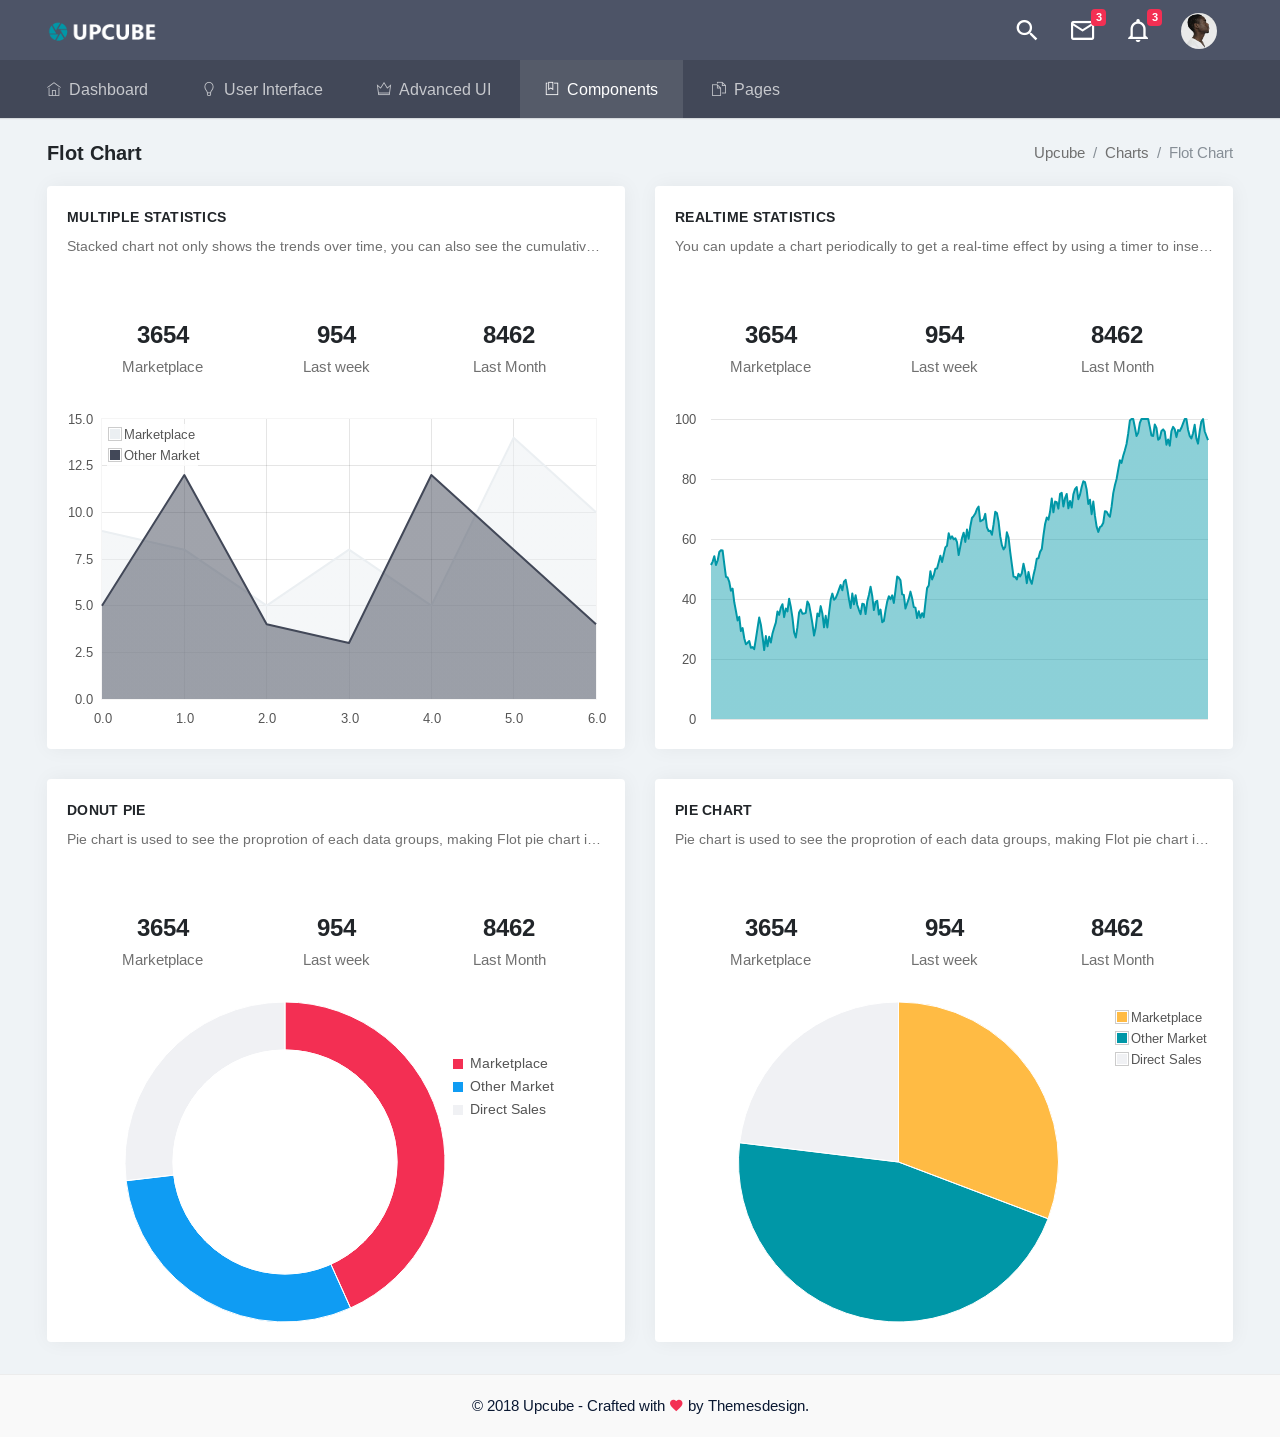
<file: webapp/public/adminlayouts/horizontal/charts-flot.html>
<!DOCTYPE html>
<html>
    <head>
        <meta charset="utf-8" />
        <meta http-equiv="X-UA-Compatible" content="IE=edge" />
        <meta name="viewport" content="width=device-width, initial-scale=1.0, user-scalable=0, minimal-ui" />
        <title>Upcube - Responsive Flat Admin Dashboard</title>
        <meta content="Admin Dashboard" name="description" />
        <meta content="Themesdesign" name="author" />
        <meta http-equiv="X-UA-Compatible" content="IE=edge" />

        <!-- App Icons -->
        <link rel="shortcut icon" href="./assets/images/favicon.ico" />

        <!-- App css -->
        <link href="./assets/css/bootstrap.min.css" rel="stylesheet" type="text/css" />
        <link href="./assets/css/icons.css" rel="stylesheet" type="text/css" />
        <link href="./assets/css/style.css" rel="stylesheet" type="text/css" />

    <meta http-equiv="Content-Type" content="text/html; charset=utf-8" /></head>


    <body>

        <!-- Loader -->
        <div id="preloader"><div id="status"><div class="spinner"></div></div></div>

        <!-- Navigation Bar-->
        <header id="topnav">
            <div class="topbar-main">
                <div class="container-fluid">

                    <!-- Logo container-->
                    <div class="logo">
                        <!-- Text Logo -->
                        <!--<a href="index.html" class="logo">-->
                        <!--Upcube-->
                        <!--</a>-->
                        <!-- Image Logo -->
                        <a href="./index.html" class="logo">
                            <img src="./assets/images/logo-sm.png" alt="" height="22" class="logo-small" />
                            <img src="./assets/images/logo.png" alt="" height="24" class="logo-large" />
                        </a>

                    </div>
                    <!-- End Logo container-->


                    <div class="menu-extras topbar-custom">

                        <!-- Search input -->
                        <div class="search-wrap" id="search-wrap">
                            <div class="search-bar">
                                <input class="search-input" type="search" placeholder="Search" />
                                <a href="#" class="close-search toggle-search" data-target="#search-wrap">
                                    <i class="mdi mdi-close-circle"></i>
                                </a>
                            </div>
                        </div>

                        <ul class="list-inline float-right mb-0">
                            <!-- Search -->
                            <li class="list-inline-item dropdown notification-list">
                                <a class="nav-link waves-effect toggle-search" href="#" data-target="#search-wrap">
                                    <i class="mdi mdi-magnify noti-icon"></i>
                                </a>
                            </li>
                            <!-- Messages-->
                            <li class="list-inline-item dropdown notification-list">
                                <a class="nav-link dropdown-toggle arrow-none waves-effect" data-toggle="dropdown" href="#" role="button" aria-haspopup="false" aria-expanded="false">
                                    <i class="mdi mdi-email-outline noti-icon"></i>
                                    <span class="badge badge-danger noti-icon-badge">3</span>
                                </a>
                                <div class="dropdown-menu dropdown-menu-right dropdown-arrow dropdown-menu-lg">
                                    <!-- item-->
                                    <div class="dropdown-item noti-title">
                                        <h5><span class="badge badge-danger float-right">745</span>Messages</h5>
                                    </div>

                                    <!-- item-->
                                    <a href="javascript:void(0);" class="dropdown-item notify-item">
                                        <div class="notify-icon"><img src="./assets/images/users/avatar-2.jpg" alt="user-img" class="img-fluid rounded-circle" /> </div>
                                        <p class="notify-details"><b>Charles M. Jones</b><small class="text-muted">Dummy text of the printing and typesetting industry.</small></p>
                                    </a>

                                    <!-- item-->
                                    <a href="javascript:void(0);" class="dropdown-item notify-item">
                                        <div class="notify-icon"><img src="./assets/images/users/avatar-3.jpg" alt="user-img" class="img-fluid rounded-circle" /> </div>
                                        <p class="notify-details"><b>Thomas J. Mimms</b><small class="text-muted">You have 87 unread messages</small></p>
                                    </a>

                                    <!-- item-->
                                    <a href="javascript:void(0);" class="dropdown-item notify-item">
                                        <div class="notify-icon"><img src="./assets/images/users/avatar-4.jpg" alt="user-img" class="img-fluid rounded-circle" /> </div>
                                        <p class="notify-details"><b>Luis M. Konrad</b><small class="text-muted">It is a long established fact that a reader will</small></p>
                                    </a>

                                    <!-- All-->
                                    <a href="javascript:void(0);" class="dropdown-item notify-item">
                                        View All
                                    </a>

                                </div>
                            </li>
                            <!-- notification-->
                            <li class="list-inline-item dropdown notification-list">
                                <a class="nav-link dropdown-toggle arrow-none waves-effect" data-toggle="dropdown" href="#" role="button" aria-haspopup="false" aria-expanded="false">
                                    <i class="mdi mdi-bell-outline noti-icon"></i>
                                    <span class="badge badge-danger noti-icon-badge">3</span>
                                </a>
                                <div class="dropdown-menu dropdown-menu-right dropdown-arrow dropdown-menu-lg">
                                    <!-- item-->
                                    <div class="dropdown-item noti-title">
                                        <h5>Notification (3)</h5>
                                    </div>

                                    <!-- item-->
                                    <a href="javascript:void(0);" class="dropdown-item notify-item active">
                                        <div class="notify-icon bg-success"><i class="mdi mdi-cart-outline"></i></div>
                                        <p class="notify-details"><b>Your order is placed</b><small class="text-muted">Dummy text of the printing and typesetting industry.</small></p>
                                    </a>

                                    <!-- item-->
                                    <a href="javascript:void(0);" class="dropdown-item notify-item">
                                        <div class="notify-icon bg-warning"><i class="mdi mdi-message"></i></div>
                                        <p class="notify-details"><b>New Message received</b><small class="text-muted">You have 87 unread messages</small></p>
                                    </a>

                                    <!-- item-->
                                    <a href="javascript:void(0);" class="dropdown-item notify-item">
                                        <div class="notify-icon bg-info"><i class="mdi mdi-martini"></i></div>
                                        <p class="notify-details"><b>Your item is shipped</b><small class="text-muted">It is a long established fact that a reader will</small></p>
                                    </a>

                                    <!-- All-->
                                    <a href="javascript:void(0);" class="dropdown-item notify-item">
                                        View All
                                    </a>

                                </div>
                            </li>
                            <!-- User-->
                            <li class="list-inline-item dropdown notification-list">
                                <a class="nav-link dropdown-toggle arrow-none waves-effect nav-user" data-toggle="dropdown" href="#" role="button" aria-haspopup="false" aria-expanded="false">
                                    <img src="./assets/images/users/avatar-1.jpg" alt="user" class="rounded-circle" />
                                </a>
                                <div class="dropdown-menu dropdown-menu-right profile-dropdown ">
                                    <a class="dropdown-item" href="#"><i class="dripicons-user text-muted"></i> Profile</a>
                                    <a class="dropdown-item" href="#"><i class="dripicons-wallet text-muted"></i> My Wallet</a>
                                    <a class="dropdown-item" href="#"><span class="badge badge-success pull-right m-t-5">5</span><i class="dripicons-gear text-muted"></i> Settings</a>
                                    <a class="dropdown-item" href="#"><i class="dripicons-lock text-muted"></i> Lock screen</a>
                                    <div class="dropdown-divider"></div>
                                    <a class="dropdown-item" href="#"><i class="dripicons-exit text-muted"></i> Logout</a>
                                </div>
                            </li>
                            <li class="menu-item list-inline-item">
                                <!-- Mobile menu toggle-->
                                <a class="navbar-toggle nav-link">
                                    <div class="lines">
                                        <span></span>
                                        <span></span>
                                        <span></span>
                                    </div>
                                </a>
                                <!-- End mobile menu toggle-->
                            </li>

                        </ul>
                    </div>
                    <!-- end menu-extras -->

                    <div class="clearfix"></div>

                </div> <!-- end container -->
            </div>
            <!-- end topbar-main -->

            <!-- MENU Start -->
            <div class="navbar-custom">
                <div class="container-fluid">
                    <div id="navigation">
                        <!-- Navigation Menu-->
                        <ul class="navigation-menu">

                            <li class="has-submenu">
                                <a href="./index.html"><i class="ti-home"></i>Dashboard</a>
                            </li>

                            <li class="has-submenu">
                                <a href="#"><i class="ti-light-bulb"></i>User Interface</a>
                                <ul class="submenu megamenu">
                                    <li>
                                        <ul>
                                            <li><a href="./ui-buttons.html">Buttons</a></li>
                                            <li><a href="./ui-cards.html">Cards</a></li>
                                            <li><a href="./ui-tabs-accordions.html">Tabs &amp; Accordions</a></li>
                                            <li><a href="./ui-modals.html">Modals</a></li>
                                            <li><a href="./ui-images.html">Images</a></li>
                                            <li><a href="./ui-alerts.html">Alerts</a></li>
                                        </ul>
                                    </li>
                                    <li>
                                        <ul>
                                            <li><a href="./ui-progressbars.html">Progress Bars</a></li>
                                            <li><a href="./ui-dropdowns.html">Dropdowns</a></li>
                                            <li><a href="./ui-lightbox.html">Lightbox</a></li>
                                            <li><a href="./ui-navs.html">Navs</a></li>
                                            <li><a href="./ui-pagination.html">Pagination</a></li>
                                            <li><a href="./ui-popover-tooltips.html">Popover & Tooltips</a></li>
                                        </ul>
                                    </li>
                                    <li>
                                        <ul>
                                            <li><a href="./ui-badge.html">Badge</a></li>
                                            <li><a href="./ui-carousel.html">Carousel</a></li>
                                            <li><a href="./ui-video.html">Video</a></li>
                                            <li><a href="./ui-typography.html">Typography</a></li>
                                            <li><a href="./ui-sweet-alert.html">Sweet-Alert</a></li>
                                            <li><a href="./ui-grid.html">Grid</a></li>
                                        </ul>
                                    </li>
                                </ul>
                            </li>

                            <li class="has-submenu">
                                <a href="#"><i class="ti-crown"></i>Advanced UI</a>
                                <ul class="submenu">
                                    <li><a href="./advanced-animation.html">Animation</a></li>
                                    <li><a href="./advanced-highlight.html">Highlight</a></li>
                                    <li><a href="./advanced-rating.html">Rating</a></li>
                                    <li><a href="./advanced-nestable.html">Nestable</a></li>
                                    <li><a href="./advanced-alertify.html">Alertify</a></li>
                                    <li><a href="./advanced-rangeslider.html">Range Slider</a></li>
                                    <li><a href="./advanced-sessiontimeout.html">Session Timeout</a></li>
                                </ul>
                            </li>

                            <li class="has-submenu">
                                <a href="#"><i class="ti-bookmark-alt"></i>Components</a>
                                <ul class="submenu">
                                    <li class="has-submenu">
                                        <a href="#">Forms</a>
                                        <ul class="submenu">
                                            <li><a href="./form-elements.html">Form Elements</a></li>
                                            <li><a href="./form-validation.html">Form Validation</a></li>
                                            <li><a href="./form-advanced.html">Form Advanced</a></li>
                                            <li><a href="./form-editors.html">Form Editors</a></li>
                                            <li><a href="./form-uploads.html">Form File Upload</a></li>
                                            <li><a href="./form-mask.html">Form Mask</a></li>
                                            <li><a href="./form-summernote.html">Summernote</a></li>
                                            <li><a href="./form-xeditable.html">Form Xeditable</a></li>
                                        </ul>
                                    </li>
                                    <li class="has-submenu">
                                        <a href="#">Icons</a>
                                        <ul class="submenu">
                                            <li><a href="./icons-material.html">Material Design</a></li>
                                            <li><a href="./icons-ion.html">Ion Icons</a></li>
                                            <li><a href="./icons-fontawesome.html">Font Awesome</a></li>
                                            <li><a href="./icons-themify.html">Themify Icons</a></li>
                                            <li><a href="./icons-dripicons.html">Dripicons</a></li>
                                            <li><a href="./icons-typicons.html">Typicons Icons</a></li>
                                        </ul>
                                    </li>
                                    <li>
                                        <a href="./calendar.html">Calendar</a>
                                    </li>
                                    <li class="has-submenu">
                                        <a href="#">Charts</a>
                                        <ul class="submenu">
                                            <li><a href="./charts-morris.html">Morris Chart</a></li>
                                            <li><a href="./charts-chartist.html">Chartist Chart</a></li>
                                            <li><a href="./charts-chartjs.html">Chartjs Chart</a></li>
                                            <li><a href="./charts-flot.html">Flot Chart</a></li>
                                            <li><a href="./charts-c3.html">C3 Chart</a></li>
                                            <li><a href="./charts-other.html">Jquery Knob Chart</a></li>
                                        </ul>
                                    </li>
                                    <li class="has-submenu">
                                        <a href="#">Tables </a>
                                        <ul class="submenu">
                                            <li><a href="./tables-basic.html">Basic Tables</a></li>
                                            <li><a href="./tables-datatable.html">Data Table</a></li>
                                            <li><a href="./tables-responsive.html">Responsive Table</a></li>
                                            <li><a href="./tables-editable.html">Editable Table</a></li>
                                        </ul>
                                    </li>
                                    <li class="has-submenu">
                                        <a href="#">Maps</a>
                                        <ul class="submenu">
                                            <li><a href="./maps-google.html"> Google Map</a></li>
                                            <li><a href="./maps-vector.html"> Vector Map</a></li>
                                        </ul>
                                    </li>
                                </ul>
                            </li>

                            <li class="has-submenu">
                                <a href="#"><i class="ti-files"></i>Pages</a>
                                <ul class="submenu megamenu">
                                    <li>
                                        <ul>
                                            <li><a href="./pages-timeline.html">Timeline</a></li>
                                            <li><a href="./pages-invoice.html">Invoice</a></li>
                                            <li><a href="./pages-directory.html">Directory</a></li>
                                            <li><a href="./pages-login.html">Login</a></li>
                                            <li><a href="./pages-register.html">Register</a></li>
                                        </ul>
                                    </li>
                                    <li>
                                        <ul>
                                            <li><a href="./pages-recoverpw.html">Recover Password</a></li>
                                            <li><a href="./pages-lock-screen.html">Lock Screen</a></li>
                                            <li><a href="./pages-blank.html">Blank Page</a></li>
                                            <li><a href="./pages-404.html">Error 404</a></li>
                                            <li><a href="./pages-500.html">Error 500</a></li>
                                        </ul>
                                    </li>
                                </ul>
                            </li>

                        </ul>
                        <!-- End navigation menu -->
                    </div> <!-- end #navigation -->
                </div> <!-- end container -->
            </div> <!-- end navbar-custom -->
        </header>
        <!-- End Navigation Bar-->


        <div class="wrapper">
            <div class="container-fluid">

                <!-- Page-Title -->
                <div class="row">
                    <div class="col-sm-12">
                        <div class="page-title-box">
                            <div class="btn-group pull-right">
                                <ol class="breadcrumb hide-phone p-0 m-0">
                                    <li class="breadcrumb-item"><a href="#">Upcube</a></li>
                                    <li class="breadcrumb-item"><a href="#">Charts</a></li>
                                    <li class="breadcrumb-item active">Flot Chart</li>
                                </ol>
                            </div>
                            <h4 class="page-title">Flot Chart</h4>
                        </div>
                    </div>
                </div>
                <!-- end page title end breadcrumb -->

                <div class="row">
                    <div class="col-lg-6">
                        <div class="card m-b-30">
                            <div class="card-body">

                                <h4 class="mt-0 header-title">Multiple Statistics</h4>
                                <p class="text-muted m-b-30 font-14 d-inline-block text-truncate w-100">Stacked chart not only shows the trends
                                    over time, you can also see the cumulative sum of all data.</p>

                                <ul class="list-inline widget-chart m-t-20 m-b-15 text-center">
                                    <li>
                                        <h4 class=""><b>3654</b></h4>
                                        <p class="text-muted">Marketplace</p>
                                    </li>
                                    <li>
                                        <h4 class=""><b>954</b></h4>
                                        <p class="text-muted">Last week</p>
                                    </li>
                                    <li>
                                        <h4 class=""><b>8462</b></h4>
                                        <p class="text-muted">Last Month</p>
                                    </li>
                                </ul>

                                <div id="website-stats" style="height: 320px" class="flot-chart"></div>

                            </div>
                        </div>
                    </div> <!-- end col -->

                    <div class="col-lg-6">
                        <div class="card m-b-30">
                            <div class="card-body">

                                <h4 class="mt-0 header-title">Realtime Statistics</h4>
                                <p class="text-muted m-b-30 font-14 d-inline-block text-truncate w-100">You can update a chart periodically to
                                    get a real-time effect by using a timer to insert the new data in the
                                    plot and redraw it.</p>

                                <ul class="list-inline widget-chart m-t-20 m-b-15 text-center">
                                    <li>
                                        <h4 class=""><b>3654</b></h4>
                                        <p class="text-muted">Marketplace</p>
                                    </li>
                                    <li>
                                        <h4 class=""><b>954</b></h4>
                                        <p class="text-muted">Last week</p>
                                    </li>
                                    <li>
                                        <h4 class=""><b>8462</b></h4>
                                        <p class="text-muted">Last Month</p>
                                    </li>
                                </ul>
                                <div id="flotRealTime" style="height: 320px" class="flot-chart"></div>

                            </div>
                        </div>
                    </div> <!-- end col -->
                </div> <!-- end row -->


                <div class="row">
                    <div class="col-lg-6">
                        <div class="card m-b-30">
                            <div class="card-body">

                                <h4 class="mt-0 header-title">Donut Pie</h4>
                                <p class="text-muted m-b-30 font-14 d-inline-block text-truncate w-100">Pie chart is used to see the proprotion
                                    of each data groups, making Flot pie chart is pretty simple, in order to
                                    make pie chart you have to incldue jquery.flot.pie.js plugin.</p>

                                <ul class="list-inline widget-chart m-t-20 m-b-15 text-center">
                                    <li>
                                        <h4 class=""><b>3654</b></h4>
                                        <p class="text-muted">Marketplace</p>
                                    </li>
                                    <li>
                                        <h4 class=""><b>954</b></h4>
                                        <p class="text-muted">Last week</p>
                                    </li>
                                    <li>
                                        <h4 class=""><b>8462</b></h4>
                                        <p class="text-muted">Last Month</p>
                                    </li>
                                </ul>

                                <div id="donut-chart">
                                    <div id="donut-chart-container" class="flot-chart" style="height: 320px">
                                    </div>
                                </div>

                            </div>
                        </div>
                    </div> <!-- end col -->

                    <div class="col-lg-6">
                        <div class="card m-b-30">
                            <div class="card-body">

                                <h4 class="mt-0 header-title">Pie Chart</h4>
                                <p class="text-muted m-b-30 font-14 d-inline-block text-truncate w-100">Pie chart is used to see the proprotion
                                    of each data groups, making Flot pie chart is pretty simple, in order to
                                    make pie chart you have to incldue jquery.flot.pie.js plugin.</p>

                                <ul class="list-inline widget-chart m-t-20 m-b-15 text-center">
                                    <li>
                                        <h4 class=""><b>3654</b></h4>
                                        <p class="text-muted">Marketplace</p>
                                    </li>
                                    <li>
                                        <h4 class=""><b>954</b></h4>
                                        <p class="text-muted">Last week</p>
                                    </li>
                                    <li>
                                        <h4 class=""><b>8462</b></h4>
                                        <p class="text-muted">Last Month</p>
                                    </li>
                                </ul>

                                <div id="pie-chart">
                                    <div id="pie-chart-container" class="flot-chart" style="height: 320px">
                                    </div>
                                </div>

                            </div>
                        </div>
                    </div> <!-- end col -->
                </div> <!-- end row -->

            </div> <!-- end container -->
        </div>
        <!-- end wrapper -->


        <!-- Footer -->
        <footer class="footer">
            <div class="container-fluid">
                <div class="row">
                    <div class="col-12">
                        © 2018 Upcube - Crafted with <i class="mdi mdi-heart text-danger"></i> by Themesdesign.
                    </div>
                </div>
            </div>
        </footer>
        <!-- End Footer -->


        <!-- jQuery  -->
        <script src="./assets/js/jquery.min.js"></script>
        <script src="./assets/js/popper.min.js"></script>
        <script src="./assets/js/bootstrap.min.js"></script>
        <script src="./assets/js/modernizr.min.js"></script>
        <script src="./assets/js/waves.js"></script>
        <script src="./assets/js/jquery.slimscroll.js"></script>
        <script src="./assets/js/jquery.nicescroll.js"></script>
        <script src="./assets/js/jquery.scrollTo.min.js"></script>

        <script src="./assets/plugins/flot-chart/jquery.flot.min.js"></script>
        <script src="./assets/plugins/flot-chart/jquery.flot.time.js"></script>
        <script src="./assets/plugins/flot-chart/jquery.flot.tooltip.min.js"></script>
        <script src="./assets/plugins/flot-chart/jquery.flot.resize.js"></script>
        <script src="./assets/plugins/flot-chart/jquery.flot.pie.js"></script>
        <script src="./assets/plugins/flot-chart/jquery.flot.selection.js"></script>
        <script src="./assets/plugins/flot-chart/jquery.flot.stack.js"></script>
        <script src="./assets/plugins/flot-chart/curvedLines.js"></script>
        <script src="./assets/plugins/flot-chart/jquery.flot.crosshair.js"></script>
        <script src="./assets/pages/flot.init.js"></script>

        <!-- App js -->
        <script src="./assets/js/app.js"></script>

    </body>
</html>
</file>
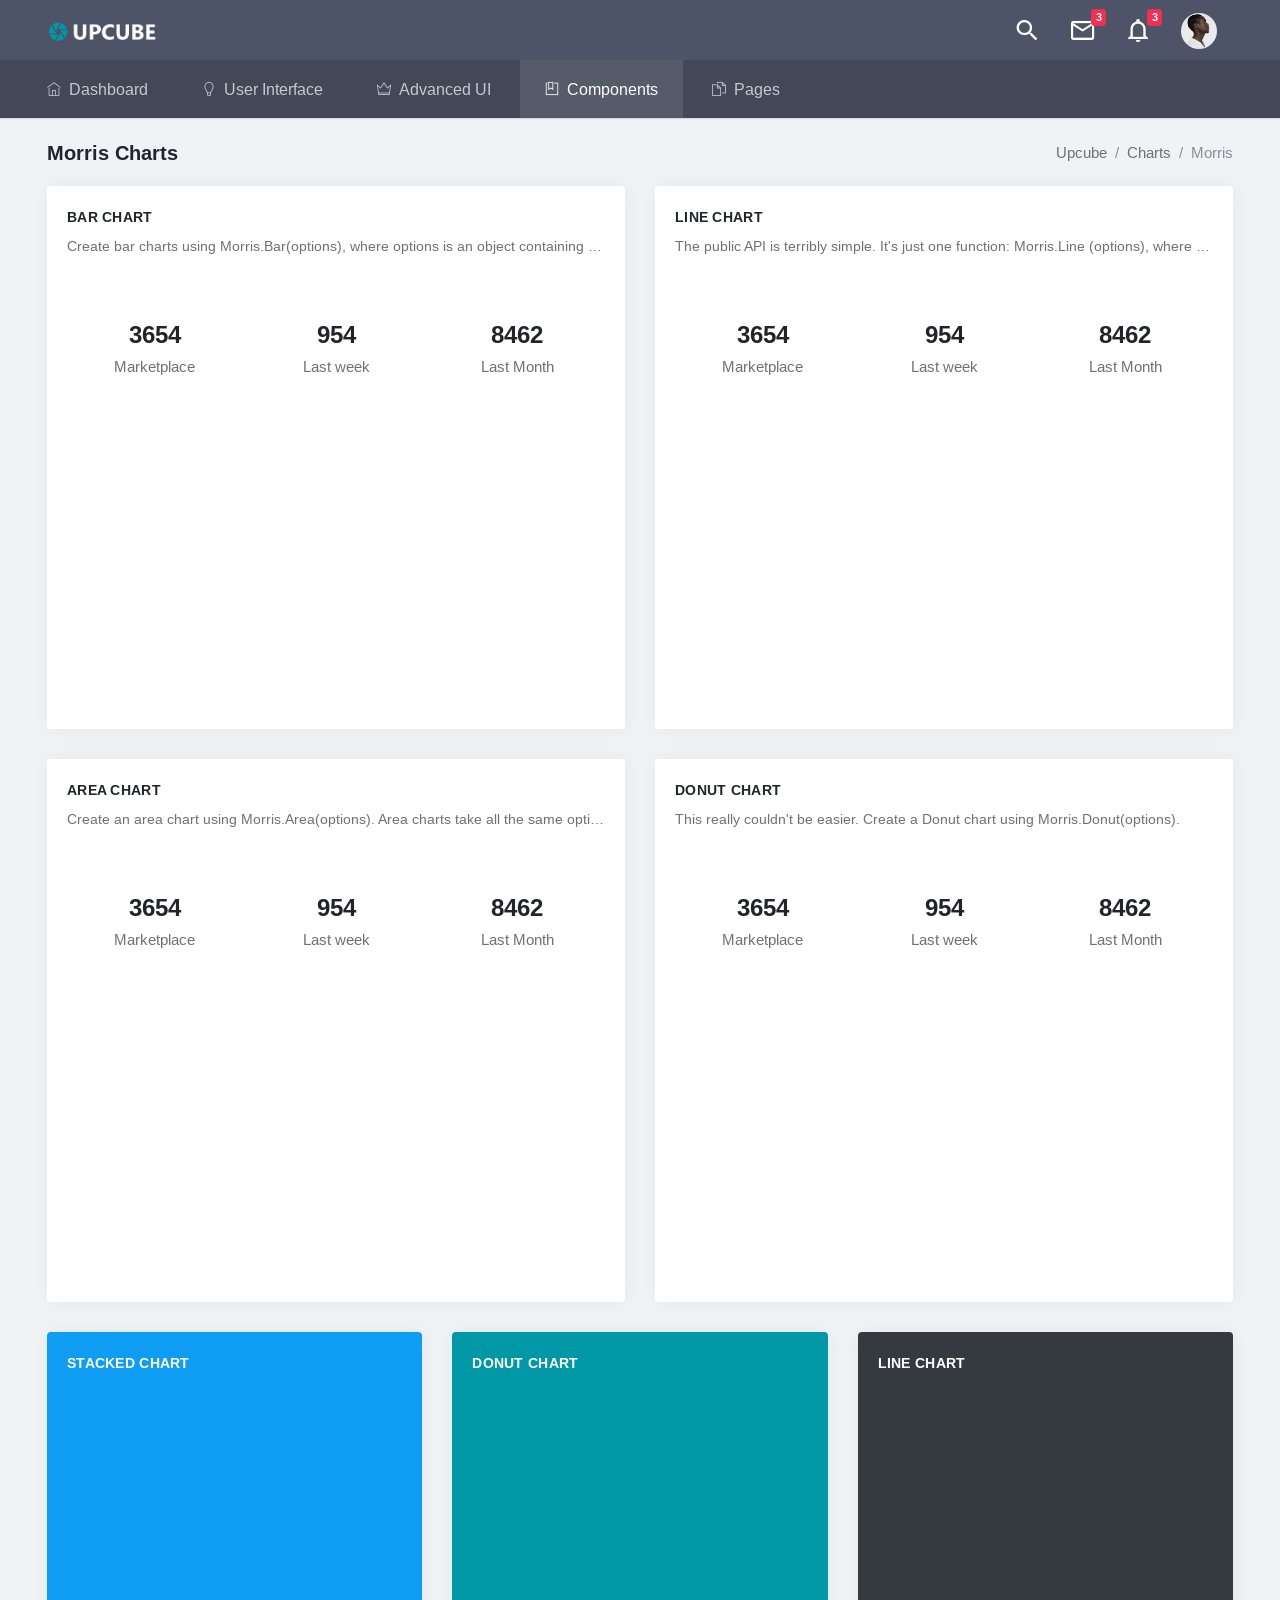
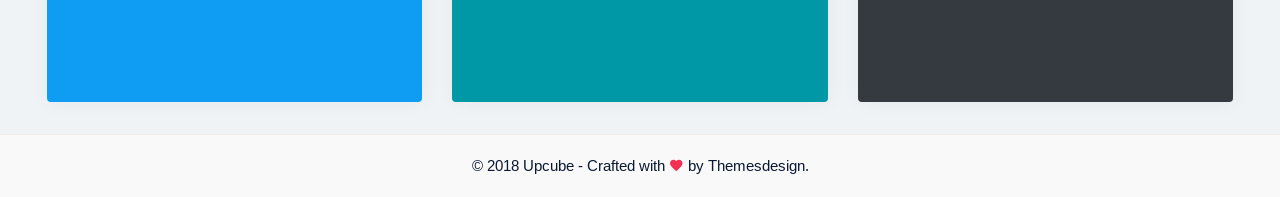
<file: webapp/public/adminlayouts/horizontal/charts-morris.html>
<!DOCTYPE html>
<html>
    <head>
        <meta charset="utf-8" />
        <meta http-equiv="X-UA-Compatible" content="IE=edge" />
        <meta name="viewport" content="width=device-width, initial-scale=1.0, user-scalable=0, minimal-ui" />
        <title>Upcube - Responsive Flat Admin Dashboard</title>
        <meta content="Admin Dashboard" name="description" />
        <meta content="Themesdesign" name="author" />
        <meta http-equiv="X-UA-Compatible" content="IE=edge" />

        <!-- App Icons -->
        <link rel="shortcut icon" href="./assets/images/favicon.ico" />

        <!--Morris Chart CSS -->
        <link rel="stylesheet" href="./assets/plugins/morris/morris.css" />

        <!-- App css -->
        <link href="./assets/css/bootstrap.min.css" rel="stylesheet" type="text/css" />
        <link href="./assets/css/icons.css" rel="stylesheet" type="text/css" />
        <link href="./assets/css/style.css" rel="stylesheet" type="text/css" />

    <meta http-equiv="Content-Type" content="text/html; charset=utf-8" /></head>


    <body>

        <!-- Loader -->
        <div id="preloader"><div id="status"><div class="spinner"></div></div></div>

        <!-- Navigation Bar-->
        <header id="topnav">
            <div class="topbar-main">
                <div class="container-fluid">

                    <!-- Logo container-->
                    <div class="logo">
                        <!-- Text Logo -->
                        <!--<a href="index.html" class="logo">-->
                        <!--Upcube-->
                        <!--</a>-->
                        <!-- Image Logo -->
                        <a href="./index.html" class="logo">
                            <img src="./assets/images/logo-sm.png" alt="" height="22" class="logo-small" />
                            <img src="./assets/images/logo.png" alt="" height="24" class="logo-large" />
                        </a>

                    </div>
                    <!-- End Logo container-->


                    <div class="menu-extras topbar-custom">

                        <!-- Search input -->
                        <div class="search-wrap" id="search-wrap">
                            <div class="search-bar">
                                <input class="search-input" type="search" placeholder="Search" />
                                <a href="#" class="close-search toggle-search" data-target="#search-wrap">
                                    <i class="mdi mdi-close-circle"></i>
                                </a>
                            </div>
                        </div>

                        <ul class="list-inline float-right mb-0">
                            <!-- Search -->
                            <li class="list-inline-item dropdown notification-list">
                                <a class="nav-link waves-effect toggle-search" href="#" data-target="#search-wrap">
                                    <i class="mdi mdi-magnify noti-icon"></i>
                                </a>
                            </li>
                            <!-- Messages-->
                            <li class="list-inline-item dropdown notification-list">
                                <a class="nav-link dropdown-toggle arrow-none waves-effect" data-toggle="dropdown" href="#" role="button" aria-haspopup="false" aria-expanded="false">
                                    <i class="mdi mdi-email-outline noti-icon"></i>
                                    <span class="badge badge-danger noti-icon-badge">3</span>
                                </a>
                                <div class="dropdown-menu dropdown-menu-right dropdown-arrow dropdown-menu-lg">
                                    <!-- item-->
                                    <div class="dropdown-item noti-title">
                                        <h5><span class="badge badge-danger float-right">745</span>Messages</h5>
                                    </div>

                                    <!-- item-->
                                    <a href="javascript:void(0);" class="dropdown-item notify-item">
                                        <div class="notify-icon"><img src="./assets/images/users/avatar-2.jpg" alt="user-img" class="img-fluid rounded-circle" /> </div>
                                        <p class="notify-details"><b>Charles M. Jones</b><small class="text-muted">Dummy text of the printing and typesetting industry.</small></p>
                                    </a>

                                    <!-- item-->
                                    <a href="javascript:void(0);" class="dropdown-item notify-item">
                                        <div class="notify-icon"><img src="./assets/images/users/avatar-3.jpg" alt="user-img" class="img-fluid rounded-circle" /> </div>
                                        <p class="notify-details"><b>Thomas J. Mimms</b><small class="text-muted">You have 87 unread messages</small></p>
                                    </a>

                                    <!-- item-->
                                    <a href="javascript:void(0);" class="dropdown-item notify-item">
                                        <div class="notify-icon"><img src="./assets/images/users/avatar-4.jpg" alt="user-img" class="img-fluid rounded-circle" /> </div>
                                        <p class="notify-details"><b>Luis M. Konrad</b><small class="text-muted">It is a long established fact that a reader will</small></p>
                                    </a>

                                    <!-- All-->
                                    <a href="javascript:void(0);" class="dropdown-item notify-item">
                                        View All
                                    </a>

                                </div>
                            </li>
                            <!-- notification-->
                            <li class="list-inline-item dropdown notification-list">
                                <a class="nav-link dropdown-toggle arrow-none waves-effect" data-toggle="dropdown" href="#" role="button" aria-haspopup="false" aria-expanded="false">
                                    <i class="mdi mdi-bell-outline noti-icon"></i>
                                    <span class="badge badge-danger noti-icon-badge">3</span>
                                </a>
                                <div class="dropdown-menu dropdown-menu-right dropdown-arrow dropdown-menu-lg">
                                    <!-- item-->
                                    <div class="dropdown-item noti-title">
                                        <h5>Notification (3)</h5>
                                    </div>

                                    <!-- item-->
                                    <a href="javascript:void(0);" class="dropdown-item notify-item active">
                                        <div class="notify-icon bg-success"><i class="mdi mdi-cart-outline"></i></div>
                                        <p class="notify-details"><b>Your order is placed</b><small class="text-muted">Dummy text of the printing and typesetting industry.</small></p>
                                    </a>

                                    <!-- item-->
                                    <a href="javascript:void(0);" class="dropdown-item notify-item">
                                        <div class="notify-icon bg-warning"><i class="mdi mdi-message"></i></div>
                                        <p class="notify-details"><b>New Message received</b><small class="text-muted">You have 87 unread messages</small></p>
                                    </a>

                                    <!-- item-->
                                    <a href="javascript:void(0);" class="dropdown-item notify-item">
                                        <div class="notify-icon bg-info"><i class="mdi mdi-martini"></i></div>
                                        <p class="notify-details"><b>Your item is shipped</b><small class="text-muted">It is a long established fact that a reader will</small></p>
                                    </a>

                                    <!-- All-->
                                    <a href="javascript:void(0);" class="dropdown-item notify-item">
                                        View All
                                    </a>

                                </div>
                            </li>
                            <!-- User-->
                            <li class="list-inline-item dropdown notification-list">
                                <a class="nav-link dropdown-toggle arrow-none waves-effect nav-user" data-toggle="dropdown" href="#" role="button" aria-haspopup="false" aria-expanded="false">
                                    <img src="./assets/images/users/avatar-1.jpg" alt="user" class="rounded-circle" />
                                </a>
                                <div class="dropdown-menu dropdown-menu-right profile-dropdown ">
                                    <a class="dropdown-item" href="#"><i class="dripicons-user text-muted"></i> Profile</a>
                                    <a class="dropdown-item" href="#"><i class="dripicons-wallet text-muted"></i> My Wallet</a>
                                    <a class="dropdown-item" href="#"><span class="badge badge-success pull-right m-t-5">5</span><i class="dripicons-gear text-muted"></i> Settings</a>
                                    <a class="dropdown-item" href="#"><i class="dripicons-lock text-muted"></i> Lock screen</a>
                                    <div class="dropdown-divider"></div>
                                    <a class="dropdown-item" href="#"><i class="dripicons-exit text-muted"></i> Logout</a>
                                </div>
                            </li>
                            <li class="menu-item list-inline-item">
                                <!-- Mobile menu toggle-->
                                <a class="navbar-toggle nav-link">
                                    <div class="lines">
                                        <span></span>
                                        <span></span>
                                        <span></span>
                                    </div>
                                </a>
                                <!-- End mobile menu toggle-->
                            </li>

                        </ul>
                    </div>
                    <!-- end menu-extras -->

                    <div class="clearfix"></div>

                </div> <!-- end container -->
            </div>
            <!-- end topbar-main -->

            <!-- MENU Start -->
            <div class="navbar-custom">
                <div class="container-fluid">
                    <div id="navigation">
                        <!-- Navigation Menu-->
                        <ul class="navigation-menu">

                            <li class="has-submenu">
                                <a href="./index.html"><i class="ti-home"></i>Dashboard</a>
                            </li>

                            <li class="has-submenu">
                                <a href="#"><i class="ti-light-bulb"></i>User Interface</a>
                                <ul class="submenu megamenu">
                                    <li>
                                        <ul>
                                            <li><a href="./ui-buttons.html">Buttons</a></li>
                                            <li><a href="./ui-cards.html">Cards</a></li>
                                            <li><a href="./ui-tabs-accordions.html">Tabs &amp; Accordions</a></li>
                                            <li><a href="./ui-modals.html">Modals</a></li>
                                            <li><a href="./ui-images.html">Images</a></li>
                                            <li><a href="./ui-alerts.html">Alerts</a></li>
                                        </ul>
                                    </li>
                                    <li>
                                        <ul>
                                            <li><a href="./ui-progressbars.html">Progress Bars</a></li>
                                            <li><a href="./ui-dropdowns.html">Dropdowns</a></li>
                                            <li><a href="./ui-lightbox.html">Lightbox</a></li>
                                            <li><a href="./ui-navs.html">Navs</a></li>
                                            <li><a href="./ui-pagination.html">Pagination</a></li>
                                            <li><a href="./ui-popover-tooltips.html">Popover & Tooltips</a></li>
                                        </ul>
                                    </li>
                                    <li>
                                        <ul>
                                            <li><a href="./ui-badge.html">Badge</a></li>
                                            <li><a href="./ui-carousel.html">Carousel</a></li>
                                            <li><a href="./ui-video.html">Video</a></li>
                                            <li><a href="./ui-typography.html">Typography</a></li>
                                            <li><a href="./ui-sweet-alert.html">Sweet-Alert</a></li>
                                            <li><a href="./ui-grid.html">Grid</a></li>
                                        </ul>
                                    </li>
                                </ul>
                            </li>

                            <li class="has-submenu">
                                <a href="#"><i class="ti-crown"></i>Advanced UI</a>
                                <ul class="submenu">
                                    <li><a href="./advanced-animation.html">Animation</a></li>
                                    <li><a href="./advanced-highlight.html">Highlight</a></li>
                                    <li><a href="./advanced-rating.html">Rating</a></li>
                                    <li><a href="./advanced-nestable.html">Nestable</a></li>
                                    <li><a href="./advanced-alertify.html">Alertify</a></li>
                                    <li><a href="./advanced-rangeslider.html">Range Slider</a></li>
                                    <li><a href="./advanced-sessiontimeout.html">Session Timeout</a></li>
                                </ul>
                            </li>

                            <li class="has-submenu">
                                <a href="#"><i class="ti-bookmark-alt"></i>Components</a>
                                <ul class="submenu">
                                    <li class="has-submenu">
                                        <a href="#">Forms</a>
                                        <ul class="submenu">
                                            <li><a href="./form-elements.html">Form Elements</a></li>
                                            <li><a href="./form-validation.html">Form Validation</a></li>
                                            <li><a href="./form-advanced.html">Form Advanced</a></li>
                                            <li><a href="./form-editors.html">Form Editors</a></li>
                                            <li><a href="./form-uploads.html">Form File Upload</a></li>
                                            <li><a href="./form-mask.html">Form Mask</a></li>
                                            <li><a href="./form-summernote.html">Summernote</a></li>
                                            <li><a href="./form-xeditable.html">Form Xeditable</a></li>
                                        </ul>
                                    </li>
                                    <li class="has-submenu">
                                        <a href="#">Icons</a>
                                        <ul class="submenu">
                                            <li><a href="./icons-material.html">Material Design</a></li>
                                            <li><a href="./icons-ion.html">Ion Icons</a></li>
                                            <li><a href="./icons-fontawesome.html">Font Awesome</a></li>
                                            <li><a href="./icons-themify.html">Themify Icons</a></li>
                                            <li><a href="./icons-dripicons.html">Dripicons</a></li>
                                            <li><a href="./icons-typicons.html">Typicons Icons</a></li>
                                        </ul>
                                    </li>
                                    <li>
                                        <a href="./calendar.html">Calendar</a>
                                    </li>
                                    <li class="has-submenu">
                                        <a href="#">Charts</a>
                                        <ul class="submenu">
                                            <li><a href="./charts-morris.html">Morris Chart</a></li>
                                            <li><a href="./charts-chartist.html">Chartist Chart</a></li>
                                            <li><a href="./charts-chartjs.html">Chartjs Chart</a></li>
                                            <li><a href="./charts-flot.html">Flot Chart</a></li>
                                            <li><a href="./charts-c3.html">C3 Chart</a></li>
                                            <li><a href="./charts-other.html">Jquery Knob Chart</a></li>
                                        </ul>
                                    </li>
                                    <li class="has-submenu">
                                        <a href="#">Tables </a>
                                        <ul class="submenu">
                                            <li><a href="./tables-basic.html">Basic Tables</a></li>
                                            <li><a href="./tables-datatable.html">Data Table</a></li>
                                            <li><a href="./tables-responsive.html">Responsive Table</a></li>
                                            <li><a href="./tables-editable.html">Editable Table</a></li>
                                        </ul>
                                    </li>
                                    <li class="has-submenu">
                                        <a href="#">Maps</a>
                                        <ul class="submenu">
                                            <li><a href="./maps-google.html"> Google Map</a></li>
                                            <li><a href="./maps-vector.html"> Vector Map</a></li>
                                        </ul>
                                    </li>
                                </ul>
                            </li>

                            <li class="has-submenu">
                                <a href="#"><i class="ti-files"></i>Pages</a>
                                <ul class="submenu megamenu">
                                    <li>
                                        <ul>
                                            <li><a href="./pages-timeline.html">Timeline</a></li>
                                            <li><a href="./pages-invoice.html">Invoice</a></li>
                                            <li><a href="./pages-directory.html">Directory</a></li>
                                            <li><a href="./pages-login.html">Login</a></li>
                                            <li><a href="./pages-register.html">Register</a></li>
                                        </ul>
                                    </li>
                                    <li>
                                        <ul>
                                            <li><a href="./pages-recoverpw.html">Recover Password</a></li>
                                            <li><a href="./pages-lock-screen.html">Lock Screen</a></li>
                                            <li><a href="./pages-blank.html">Blank Page</a></li>
                                            <li><a href="./pages-404.html">Error 404</a></li>
                                            <li><a href="./pages-500.html">Error 500</a></li>
                                        </ul>
                                    </li>
                                </ul>
                            </li>

                        </ul>
                        <!-- End navigation menu -->
                    </div> <!-- end #navigation -->
                </div> <!-- end container -->
            </div> <!-- end navbar-custom -->
        </header>
        <!-- End Navigation Bar-->


        <div class="wrapper">
            <div class="container-fluid">

                <!-- Page-Title -->
                <div class="row">
                    <div class="col-sm-12">
                        <div class="page-title-box">
                            <div class="btn-group pull-right">
                                <ol class="breadcrumb hide-phone p-0 m-0">
                                    <li class="breadcrumb-item"><a href="#">Upcube</a></li>
                                    <li class="breadcrumb-item"><a href="#">Charts</a></li>
                                    <li class="breadcrumb-item active">Morris</li>
                                </ol>
                            </div>
                            <h4 class="page-title">Morris Charts</h4>
                        </div>
                    </div>
                </div>
                <!-- end page title end breadcrumb -->

                <div class="row">
                    <div class="col-lg-6">
                        <div class="card m-b-30">
                            <div class="card-body">

                                <h4 class="mt-0 header-title">Bar Chart</h4>
                                <p class="text-muted m-b-30 font-14 d-inline-block text-truncate w-100">Create bar charts using
                                    Morris.Bar(options), where options is an object containing the
                                    configuration options.</p>

                                <ul class="list-inline widget-chart m-t-20 m-b-15 text-center">
                                    <li class="list-inline-item">
                                        <h4 class=""><b>3654</b></h4>
                                        <p class="text-muted">Marketplace</p>
                                    </li>
                                    <li class="list-inline-item">
                                        <h4 class=""><b>954</b></h4>
                                        <p class="text-muted">Last week</p>
                                    </li>
                                    <li class="list-inline-item">
                                        <h4 class=""><b>8462</b></h4>
                                        <p class="text-muted">Last Month</p>
                                    </li>
                                </ul>

                                <div id="morris-bar-example" style="height: 300px"></div>

                            </div>
                        </div>
                    </div> <!-- end col -->

                    <div class="col-lg-6">
                        <div class="card m-b-30">
                            <div class="card-body">

                                <h4 class="mt-0 header-title">Line Chart</h4>
                                <p class="text-muted m-b-30 font-14 d-inline-block text-truncate w-100">The public API is terribly simple. It's
                                    just one function: Morris.Line (options), where options is an object
                                    containing some of the configuration options.</p>

                                <ul class="list-inline widget-chart m-t-20 m-b-15 text-center">
                                    <li class="list-inline-item">
                                        <h4 class=""><b>3654</b></h4>
                                        <p class="text-muted">Marketplace</p>
                                    </li>
                                    <li class="list-inline-item">
                                        <h4 class=""><b>954</b></h4>
                                        <p class="text-muted">Last week</p>
                                    </li>
                                    <li class="list-inline-item">
                                        <h4 class=""><b>8462</b></h4>
                                        <p class="text-muted">Last Month</p>
                                    </li>
                                </ul>

                                <div id="morris-line-example" style="height: 300px"></div>

                            </div>
                        </div>
                    </div> <!-- end col -->
                </div> <!-- end row -->


                <div class="row">
                    <div class="col-lg-6">
                        <div class="card m-b-30">
                            <div class="card-body">

                                <h4 class="mt-0 header-title">Area Chart</h4>
                                <p class="text-muted m-b-30 font-14 d-inline-block text-truncate w-100">Create an area chart using
                                    Morris.Area(options). Area charts take all the same options as line
                                    charts.</p>

                                <ul class="list-inline widget-chart m-t-20 m-b-15 text-center">
                                    <li class="list-inline-item">
                                        <h4 class=""><b>3654</b></h4>
                                        <p class="text-muted">Marketplace</p>
                                    </li>
                                    <li class="list-inline-item">
                                        <h4 class=""><b>954</b></h4>
                                        <p class="text-muted">Last week</p>
                                    </li>
                                    <li class="list-inline-item">
                                        <h4 class=""><b>8462</b></h4>
                                        <p class="text-muted">Last Month</p>
                                    </li>
                                </ul>

                                <div id="morris-area-example" style="height: 300px"></div>

                            </div>
                        </div>
                    </div> <!-- end col -->

                    <div class="col-lg-6">
                        <div class="card m-b-30">
                            <div class="card-body">

                                <h4 class="mt-0 header-title">Donut Chart</h4>
                                <p class="text-muted m-b-30 font-14 d-inline-block text-truncate w-100">This really couldn't be easier. Create
                                    a Donut chart using Morris.Donut(options).</p>

                                <ul class="list-inline widget-chart m-t-20 m-b-15 text-center">
                                    <li class="list-inline-item">
                                        <h4 class=""><b>3654</b></h4>
                                        <p class="text-muted">Marketplace</p>
                                    </li>
                                    <li class="list-inline-item">
                                        <h4 class=""><b>954</b></h4>
                                        <p class="text-muted">Last week</p>
                                    </li>
                                    <li class="list-inline-item">
                                        <h4 class=""><b>8462</b></h4>
                                        <p class="text-muted">Last Month</p>
                                    </li>
                                </ul>

                                <div id="morris-donut-example" style="height: 300px"></div>

                            </div>
                        </div>
                    </div> <!-- end col -->
                </div> <!-- end row -->


                <div class="row">
                    <div class="col-lg-4">
                        <div class="card card-primary m-b-30">
                            <div class="card-body">

                                <h4 class="mt-0 text-white header-title">Stacked Chart</h4>

                                <div id="morris-bar-stacked" style="height: 300px"></div>

                            </div>
                        </div>
                    </div> <!-- end col -->

                    <div class="col-lg-4">
                        <div class="card card-info m-b-30">
                            <div class="card-body">

                                <h4 class="mt-0 text-white header-title">Donut Chart</h4>

                                <div id="morris-donut-example-dark" style="height: 300px"></div>

                            </div>
                        </div>
                    </div> <!-- end col -->

                    <div class="col-lg-4">
                        <div class="card bg-dark m-b-30">
                            <div class="card-body">

                                <h4 class="mt-0 text-white header-title">Line Chart</h4>

                                <div id="morris-line-example-dark" style="height: 300px"></div>

                            </div>
                        </div>
                    </div> <!-- end col -->
                </div> <!-- end row -->

            </div> <!-- end container -->
        </div>
        <!-- end wrapper -->


        <!-- Footer -->
        <footer class="footer">
            <div class="container-fluid">
                <div class="row">
                    <div class="col-12">
                        © 2018 Upcube - Crafted with <i class="mdi mdi-heart text-danger"></i> by Themesdesign.
                    </div>
                </div>
            </div>
        </footer>
        <!-- End Footer -->


        <!-- jQuery  -->
        <script src="./assets/js/jquery.min.js"></script>
        <script src="./assets/js/popper.min.js"></script>
        <script src="./assets/js/bootstrap.min.js"></script>
        <script src="./assets/js/modernizr.min.js"></script>
        <script src="./assets/js/waves.js"></script>
        <script src="./assets/js/jquery.slimscroll.js"></script>
        <script src="./assets/js/jquery.nicescroll.js"></script>
        <script src="./assets/js/jquery.scrollTo.min.js"></script>

        <!--Morris Chart-->
        <script src="./assets/plugins/morris/morris.min.js"></script>
        <script src="./assets/plugins/raphael/raphael-min.js"></script>
        <script src="./assets/pages/morris.init.js"></script>

        <!-- App js -->
        <script src="./assets/js/app.js"></script>

    </body>
</html>
</file>
<file: webapp/public/adminlayouts/horizontal/assets/plugins/morris/morris.css>
.morris-hover{position:absolute;z-index:1000}.morris-hover.morris-default-style{border-radius:10px;padding:6px;color:#666;background:rgba(255,255,255,0.8);border:solid 2px rgba(230,230,230,0.8);font-family:sans-serif;font-size:12px;text-align:center}.morris-hover.morris-default-style .morris-hover-row-label{font-weight:bold;margin:0.25em 0}
.morris-hover.morris-default-style .morris-hover-point{white-space:nowrap;margin:0.1em 0}
</file>
<file: webapp/public/userlayouts/webuser/css/style.css>
/*--
Author: W3layouts
Author URL: http://w3layouts.com
License: Creative Commons Attribution 3.0 Unported
License URL: http://creativecommons.org/licenses/by/3.0/
--*/
html, body{
    font-size: 100%;
	font-family: 'Open Sans', sans-serif;
	background:#ffffff;
}
ul li,ol li{
	font-size:14px;
}
p{
	margin:0;
}
h1,h2,h3,h4,h5,h6,a{
	font-family:'Ubuntu', sans-serif !important;
	margin:0;
}
ul,label{
	margin:0;
	padding:0;
}
body a:hover{
	text-decoration:none;
}
/*-- header --*/
.fixed{
	position: fixed;
	top: 0;
	width: 100%;
	margin: 0 auto;
	left:0;
	z-index:9999;
}
span.glyphicon.glyphicon-shopping-cart.my-cart-icon.my-cart-icon-affix {
	position: relative !important;
}
.btn-danger {
    color: #fff;
    background-color: #FA1818;
    border-color: #FA1818;
}
.modal-dialog {
    width: 850px;
	margin:75px auto 30px;
}
.snipcart-thumb a {
    display: block;
    text-align: center;
}
.my-cart-icon-affix i {
    background: #84C639 !important;
}
.agile_top_brand_left_grid {
    position: relative;
    display: block;
}
i.badge.badge-notify.my-cart-badge {
    font-style: normal;
    background: #FA1818;
    font-size: 14px;
    position: absolute;
    top: -10px;
    right:-22px;
}
.product_list_header span {
    font-size: 1em;
    color: #fff;
	top: 1em;
}
input[type="submit"],#PPMiniCart .minicart-submit,.w3ls_vegetables ul li a,input[type="reset"],.agileinfo_mail_grid_left ul li a,.events_bottom_left2 ul li a,.w3ls_service_grids1_right a,ul.agileits_social_icons li a,.w3l_banner_nav_right_banner_pet a,.w3ls_w3l_banner_nav_right_grid_head_grid ul li a,.products-breadcrumb ul li a,.w3_footer_grid ul li a,.w3l_fresh_vegetables_grid ul li a,.wthree_footer_copy p a,.agile_top_brand_left_grid1 .button,.w3ls_logo_products_left1 ul.special_items li a,.w3ls_logo_products_left1 ul.phone_email li a{
	transition: .5s ease-in;
	-webkit-transition: .5s ease-in;
	-moz-transition: .5s ease-in;
	-o-transition: .5s ease-in;
	-ms-transition: .5s ease-in;
}
.agileits_header{
	background:#212121;
}
.w3l_offers{
	float:left;
}
.w3l_offers a{
	font-size: 1.2em;
    color: #fff;
    text-decoration: none;
    padding: .5em 3em;
    background: #84C639;
	display:block;
}
.w3l_search{
	float: left;
    width: 27%;
    margin:.1em 0 0em 10em;
}
.w3l_search input[type="text"]{
	outline: none;
    padding: 10px;
    color: #212121;
    font-size: 14px;
    width: 85%;
    background: #fff;
    border: 1px solid #999;
    float: left;
}
.w3l_search input[type="submit"]{
	outline: none;
    padding: 10px 0 9px;
    width: 15%;
    border: 1px solid;
    position: relative;
    background: url(../images/img-sp.png) no-repeat 14px 5px #FA1818;
}
.w3l_search input[type="submit"]:hover{
    background: url(../images/img-sp.png) no-repeat 14px 5px #84C639;
}
.w3l_header_right{
	float: left;
    padding-left: 10em;
}
.w3l_header_right ul li {
    list-style-type: none;
}
.w3l_header_right1{
	float:right;
}
.w3l_header_right1 h2 a{
	font-size: .74em;
    color: #fff;
    padding: .5em 1.5em;
    background: #FA1818;
    display: block;
	text-decoration:none;
}
ul.dropdown-menu.drp-mnu {
    right: 0;
    min-width: 130px;
    text-align: center;
    padding: 1.5em 0;
    margin: 0;
    left:auto;
}
ul.dropdown-menu.drp-mnu li:first-child{
	margin-bottom: .5em;
}
ul.dropdown-menu.drp-mnu li a {
    color: #999;
}
ul.dropdown-menu.drp-mnu li a i {
    padding-left: 1em;
}
.logo_products{
	padding:4em 0 1em;
}
.w3ls_logo_products_left{
	float:left;
	margin-right: 7em;
}
.w3ls_logo_products_left h1 a{
	font-size: 1.5em;
    color: #212121;
    text-decoration: none;
    text-transform: uppercase;
    display: block;
    background: url(../images/img-sp.png) no-repeat 54px 6px;
    line-height: 1;
    height: 97px;
}
.profile_details_drop a {
    display: block;
	padding-top:1em;
	font-size:1em;
	color:#fff;
}
.w3ls_logo_products_left h1 a span {
    font-size: .3em;
    display: block;
    color: #FA1818;
}
.w3ls_logo_products_left1{
	float: left;
	margin-top: 2.3em;
}
.w3ls_logo_products_left1 ul.phone_email li{
	display:inline-block;
	color:#212121;
	font-family: 'Ubuntu', sans-serif;
/*-- w3layouts --*/
	margin-right:2em;
}
.w3ls_logo_products_left1 ul.phone_email li a{
	color:#212121;
	text-decoration:none;
}
.w3ls_logo_products_left1 ul.phone_email li i{
	padding-right:1em;
}
.w3ls_logo_products_left1 ul.special_items li{
	display:inline-block;
}
.w3ls_logo_products_left1 ul.special_items li a{
	color:#212121;
	font-family: 'Ubuntu', sans-serif;
	text-decoration:none;
}
.w3ls_logo_products_left1 ul.special_items li a:hover,.w3ls_logo_products_left1 ul.phone_email li a:hover{
	color:#FA1818;
}
.w3ls_logo_products_left1 ul.special_items li i{
	padding:0 2em;
}
.w3ls_logo_products_left1:nth-child(3) {
    margin-left: 6em;
}
.sub{
    float:left;
}
.sub i {
    color: #84C639;
    font-size: 1em;
    padding: .5em .5em 0 0em;
}
.sub_jfk{
	float:right;
}
/*-- //header --*/
/*-- banner --*/
.navbar-collapse {
    padding: 0;
    box-shadow: none;
}
.navbar {
    margin-bottom: 0;
    border: none;
}
.w3l_banner_nav_left{
	float: left;
/*-- agileits --*/
    width: 20%;
    background: #f5f5f5;
}
.wthree_banner_bottom_left_grid_sub{
	float: left;
    width: 20%;
}
.wthree_banner_bottom_left_grid_sub1{
	float:right;
	width:80%;
}
.w3l_banner_nav_right{
	float:right;
	width:80%;
}
.navbar-nav > li {
    float: none;
}
.nav > li > a:hover, .nav > li > a:focus {
    background-color: #84C639;
    color: #fff;
}
.navbar-nav {
    float: none;
    margin: 0;
	border-top: 1px solid #B58F62;
}
.navbar-nav > li > a {
    color: #212121;
    padding:10px 0px 10px 40px;
    border-bottom: 1px dotted #CDCDCD;
}
.nav .open > a, .nav .open > a:hover, .nav .open > a:focus {
    background-color: #84C639;
    border: none;
}
.w3ls_vegetables_menu {
    left: 13%;
    border: none;
    padding: 1em;
}
.w3ls_vegetables ul li {
    list-style-type: none;
}
.w3ls_vegetables ul li:first-child {
    margin-bottom:.5em;
}
.w3ls_vegetables ul li a {
    color: #212121;
/*-- w3layouts --*/
    display: block;
    text-decoration: none;
}
.w3ls_vegetables ul li a:hover{
	color:#FA1818;
}
.w3l_banner_nav_right_banner1,.w3l_banner_nav_right_banner,.w3l_banner_nav_right_banner2{
	min-height:500px;
	text-align: right;
	padding:10em 17em 0 0;
	margin-bottom: 5em;
}
.w3l_banner_nav_right_banner{
	background:url(../images/sikde2.jpg) no-repeat 0px 0px;
	background-size:cover;
	-webkit-background-size:cover;
	-moz-background-size:cover;
	-o-background-size:cover;
	-ms-background-size:cover;
}
.w3l_banner_nav_right_banner1{
	background:url(../images/sikde1.jpg) no-repeat 0px 0px;
	background-size:cover;
	-webkit-background-size:cover;
	-moz-background-size:cover;
	-o-background-size:cover;
	-ms-background-size:cover;
}
.w3l_banner_nav_right_banner2{
	background:url(../images/sikde3.jpg) no-repeat 0px 0px;
	background-size:cover;
	-webkit-background-size:cover;
	-moz-background-size:cover;
	-o-background-size:cover;
	-ms-background-size:cover;
}
.w3l_banner_nav_right_banner h3,.w3l_banner_nav_right_banner1 h3,.w3l_banner_nav_right_banner2 h3{
	font-size: 2em;
    color: #fff;
    font-weight: 300;
    text-transform: uppercase;
	margin-bottom: 1em;
}
.w3l_banner_nav_right_banner h3 span,.w3l_banner_nav_right_banner1 h3 span{
	display:block;
	font-weight:600;
	line-height:2em;
}
.w3l_banner_nav_right_banner2 h3 i{
/*-- agileits --*/
	display:block;
	font-weight:600;
	line-height:2em;
	color:#FA1818;
}
.more a{
	padding:10px 30px;
	background:#84C639;
	font-size:14px;
	text-transform:uppercase;
	font-weight:600;
	text-decoration:none;
	color:#fff;
	position:relative;
	display:block;
}
.more {
    width: 20%;
    text-align: center;
    margin-left:59em;
}
/* Saqui */
.button--saqui {
	overflow: hidden;
	-webkit-transition: background-color 0.3s ease-in, color 0.3s ease-in;
	transition: background-color 0.3s ease-in, color 0.3s ease-in;
}
.button--saqui.button--inverted {
	background: #fff;
	color: #37474f;
}
.button--saqui::after {
	content: attr(data-text);
	position: absolute;
	top: 0;
	left: 0;
	width: 100%;
	height: 100%;
	padding: 9px 30px;
    color: #FFFFFF;
	-webkit-transform-origin: -25% 50%;
	transform-origin: -25% 50%;
	-webkit-transform: rotate3d(0, 0, 1, 45deg);
	transform: rotate3d(0, 0, 1, 45deg);
	-webkit-transition: -webkit-transform 0.3s ease-in;
	transition: transform 0.3s ease-in;
}
.button--saqui.button--inverted::after {
	color: #fff;
}
.button--saqui:hover::after,
.button--saqui:hover {
	-webkit-transition-timing-function: ease-out;
	transition-timing-function: ease-out;
}
.button--saqui:hover {
	background-color: #FA1818;
	color: #656060;
}
.button--saqui.button--inverted:hover {
	background-color: #3f51b5;
	color: #3f51b5;
}
.button--saqui:hover::after {
	-webkit-transform: rotate3d(0, 0, 1, 0deg);
	transform: rotate3d(0, 0, 1, 0deg);
}
/*-- //banner --*/
/*-- banner_bottom --*/
.banner_bottom,.top-brands,.fresh-vegetables,.w3l_banner_nav_right_banner3_btm,.testimonials,.team,.newsletter-top-serv-btm,.w3ls_w3l_banner_nav_right_grid_sub{
	padding:5em 0 !important;
}
.wthree_banner_bottom_left {
    padding-left: 0;
}
.wthree_banner_bottom_left_grid{
	position:relative;
}
.wthree_banner_bottom_left_grid_pos{
	position: absolute;
    top: 15%;
    right: 5%;
}
.wthree_banner_bottom_left_grid_pos h4{
	font-size: 1.5em;
    color: #000000;
}
.wthree_banner_bottom_left_grid_pos h4 span{
	display: block;
    line-height: 1;
    width: 80px;
    height: 80px;
    background: #FA1818;
    color: #fff;
    border-radius: 50px;
    text-align: center;
    padding-top: 1.2em;
    margin: 0.5em auto 0;
}
.wthree_banner_btm_pos{
	width:100%;
	position:absolute;
	top:5%;
	padding: 0 2em;
}
.wthree_banner_btm_pos h3{
	text-transform:capitalize;
	font-size:1.5em;
	color:#212121;
	font-weight:300;
}
.wthree_banner_btm_pos h3 span{
	color: #84C639;
    font-weight: 600;
    display: block;
    line-height:1.8em;
    padding-left: 7em;
}
.wthree_banner_btm_pos h3 i{
	color: #FA1818;
    font-weight: 600;
    text-transform: uppercase;
    font-style: normal;
}
.wthree_banner_btm_pos1{
	position:absolute;
	top: 50%;
    left: 12%;
}
.wthree_banner_btm_pos1 h3{
	text-transform:uppercase;
	color:#212121;
	font-size:2em;
}
.wthree_banner_btm_pos1 h3 span{
	display: block;
    font-weight: 300;
    line-height: 1.5em;
    color: #FA1818;
}
/*-- //banner_bottom --*/
/*-- top-brands --*/
.tag {
    position: absolute;
    top: -1%;
    right: 10%;
}
.top-brands h3,.fresh-vegetables h3,.mail h3,.testimonials h3,.w3_login h3,.w3ls_w3l_banner_nav_right_grid h3,h3.title,.faq h3,.services h3,.about h3,.team h3,.events h3{
	text-align:center;
	color:#212121;
	padding-bottom:.5em;
	position:relative;
	font-size: 2.5em;
}
.top-brands h3:after,.fresh-vegetables h3:after,.mail h3:after,.w3_login h3:after,.testimonials h3:after,.w3ls_w3l_banner_nav_right_grid h3:after,h3.title:after,.faq h3:after,.services h3:after,.about h3:after,.team h3:after,.events h3:after{
	content: '';
    background: #FA1818;
    height: 2px;
    width: 8%;
    position: absolute;
    bottom: 0%;
    left: 46%;
}
.agile_top_brand_left_grid{
	background: #FFFFFF;
    padding: .5em;
    border: 1px solid #BEBEBE;
	position:relative;
}
.agile_top_brand_left_grid_pos{
	position:absolute;
	top:0%;
	left:0%;
}
.agile_top_brand_left_grid1{
	padding:1em;
	border:1px solid #D7D7D7;
}
.agile_top_brand_left_grid1 img{
	margin:0 auto;
}
.agile_top_brands_grids{
	margin:3em 0 0;
}
.top-brands{
    background: #f5f5f5;
}
.agile_top_brand_left_grid1 p{
	color:#212121;
	margin:1.5em 0 1em;
	line-height:1.5em;
	text-transform:capitalize;
	font-size:14px;
}
.agile_top_brand_left_grid1 h4,.agileinfo_single_right_snipcart h4{
	font-weight:600;
	font-size:1em;
	color:#212121;
}
.agile_top_brand_left_grid1 h4 span,.agileinfo_single_right_snipcart h4 span{
	font-weight:300;
	text-decoration:line-through;
	padding-left:1em;
}
/*-- cart --*/
.product_list_header {
    float: left;
    margin-left: 5em;
}
.snipcart-details {
    text-align: center;
	margin: 1.5em auto 1em;
    width:77%;
}
.btn-danger.my-cart-btn:focus {
    outline: none;
}
.snipcart-details input.button {
    font-size: 14px;
    color: #fff;
    background: #FA1818;
    text-decoration: none;
    position: relative;
    border: none;
    border-radius: 0;
    width: 100%;
    text-transform: uppercase;
    padding: .5em 0;
    outline: none;
}
.agile_top_brand_left_grid:hover .snipcart-details input.button,.snipcart-details input.button:hover{
    background: #84C639;
}
.product_list_header input.button {
    color: #fff;
    font-size: 14px;
    outline: none;
    text-transform: capitalize;
    padding: .5em 2.5em .5em 1em;
    border: 1px solid #84c639;
    margin: .35em 0 0;
    background: url(../images/cart.png) no-repeat 116px 9px;
}
#PPMiniCart form {
    width: 590px !important;
	padding: 10px 20px 40px !important;
	max-height:450px !important;
}
#PPMiniCart ul {
    width: 548px !important;
}
#PPMiniCart .minicart-item a {
    color: #212121 !important;
    font-size: 1em;
    display: block;
    margin-bottom: .5em;
    text-transform: capitalize;
}
#PPMiniCart .minicart-item {
    min-height:60px !important;
}
#PPMiniCart .minicart-attributes li {
    color: #999;
}
#PPMiniCart .minicart-remove {
    background: #fa1818 !important;
    border: 1px solid #fa1818 !important;
	opacity: 1 !important;
	outline:none;
}
#PPMiniCart .minicart-submit:hover{
	background:#84C639 !important;
	border-color: #5b951a !important;
}
#PPMiniCart .minicart-subtotal {
    padding-left: 25px !important;
	bottom: -17px !important;
}
#PPMiniCart {
    left: 44% !important;
}
.minicart-showing #PPMiniCart form{
    overflow-x: hidden;
    overflow-y: auto;
}
#PPMiniCart .minicart-footer {
    position: relative;
	width: 80%;
}
#PPMiniCart .minicart-submit {
    position: absolute;
    bottom: -28px!important;
    right: 0px!important;
    min-width: 153px;
    height: 33px;
    margin-right:6px;
    padding: 0 9px;
    border: 1px solid #84c639!important;
	background:#84c639!important;
	position: absolute;
    border-radius: 0px!important;
    color: #000;
    text-shadow:none!important;
    cursor: pointer;
}
#PPMiniCart .minicart-submit img {
    vertical-align: middle;
    padding: 4px 0 0 2px;
    display: none;
}
/*--/payment--*/
/*-- Pay-page --*/

.agileits_w3layouts_tab2 input[type="email"],.agileits_w3layouts_tab2 input[type="password"],.creditly-wrapper .form-control{
	display: block;
    width: 95.5%;
    padding: 15px 10px;
    font-size: 14px;
    color: #212121;
    background: #fff;
    border: 1px solid #e7e7e7;
    margin-bottom: 25px;
	outline:none;
}
.agileits_w3layouts_tab2 input[type="email"]:focus,.agileits_w3layouts_tab2 input[type="password"]:focus,.creditly-wrapper .form-control:focus {
  border-color: #66afe9;
  outline: 0;
}
.agileits_w3layouts_tab2 input[type="submit"] {
    display: block;
    position: relative;
    padding: 6px 50px 11px;
    letter-spacing: 3px;
    background: #1adeed;
    font-size: 1.5em;
    color: #fff;
    border: 1px solid #1adeed;
    outline: none;
    text-transform: uppercase;
	cursor:pointer;
}
.agileits_w3layouts_tab2 input[type="submit"]:hover{
	background: #fff;
    color: #212121;
	border: 1px solid #e7e7e7;
}
.agileinfo_main_grid_left_grid h3{
	font-size:1.3em;
	color:#fff;
}
.agileinfo_main_grid_left_grid ul{
	margin-top:1.5em;
}
.agileinfo_main_grid_left_grid ul li{
	display: inline-block;
    color: #fff;
    font-weight: bold;
    font-size: 2em;
    vertical-align: top;
}
.agileinfo_main_grid_left_grid ul li span{
	display:block;
	font-size:.5em;
	color:#999;
}
.agileinfo_main_grid_left_grid ul li:first-child{
	width: 70%;
	border-right:1px solid #999;
}
.agileinfo_main_grid_left_grid ul li:last-child{
	padding-left:1em;
	text-align:right;
}
.agile_amount{
	padding:1em 2em;
	background:#f71926;
}
.agile_amount h3{
	font-size:1.3em;
	color:#fff;
}
.agile_amount h4{
	font-size:2em;
	color:#fff;
	font-weight:bold;
}
.agile_amount p{
	font-size:1em;
	color:#1adeed;
	line-height:1.8em;
}


img.pp-img {
    width: 65%;
}
.tab-grid p {
    color: #8B8B8B;
    font-size: 0.95em;
    line-height: 1.8em;
    font-weight: 400;
    margin: 10px 0;
}
a.btn.btn-primary {
    background-color: #3a5795;
    font-family: 'Open Sans', sans-serif;
    color: #fff;
    border: none;
}



.vertical_post h5 {
    color: #212121;
    font-size: 18px;
    margin: 0 0 18px 0;
    letter-spacing: 1px;
}

.swit-radio label {
    font-size: 16px;
    color: #696969;
    padding: 0px 0 0 10px;
    font-weight: 100;
}
.radio_one:first-child {
    margin-left: 0;
    margin: 0;
}
.radio_one {
    padding-left: 22px;
    line-height: 28px;
    color: #404040;
    cursor: pointer;
}
.radio_one {
    position: relative;
    display: inline-block;
    margin-left: 15px;
}
.section_room_pay select {
    padding: 6px 10px;
    width: 33%;
    border: none;
    background: none;
    border: 1px solid #E6E4E4;
    color: #D2D1D1;
    outline: none;
    font-size: 16px;
    margin-bottom: 0;
    background: url(../images/arrow.png) no-repeat 96% center #ffffff;
    background-size: 4% !important;
    -webkit-appearance: none;
}
 select.form-control.option-w3ls {
    width: 100%;
    padding: 1em 1em 1em 1em;
    font-size: 0.8em;
    margin: 0.5em 0;
    outline: none;
    color: #212121;
    border: none;
    border: 1px solid #ccc;
    letter-spacing: 1px;
    text-align: left;
}
.checkout-right-basket span {
    margin-left: 1em;
}
.check_box_one {
    float: left;
    width: 22%;
    margin-bottom: 10px;
}
.vertical_post form input[type="submit"]:hover {
      background: #fa1818;
}
.vertical_post form input[type="submit"] {
     background: #84c639;
    color: #FFFFFF;
    text-align: center;
    padding: 10px 0;
    border: none;
    font-size: 16px;
    outline: none;
    width: 22%;
    cursor: pointer;
    font-weight: 600;
    margin-top: 30px;
    transition: 0.5s all;
    -webkit-transition: 0.5s all;
    -moz-transition: 0.5s all;
    -o-transition: 0.5s all;
    -ms-transition: 0.5s all;
}
.form-control {
    border-radius: 0;
}
.btn-primary {
    color: #fff;
    background-color: #84c639;
    border-color: #84c639;
    border-radius: 0;
}
button.submit.check_out{
    display: block;
    position: relative;
    padding: 11px 30px;
    letter-spacing: 1px;
    background: #84c639;
    font-size: 1.2em;
    color: #fff;
    font-weight: 500;
    border: none;
    outline: none;
    transition: 0.5s all;
    -webkit-transition: 0.5s all;
    -moz-transition: 0.5s all;
    -o-transition: 0.5s all;
    -ms-transition: 0.5s all;
    text-transform: uppercase;
}
/*-- //Pay-page --*/
/*-- //cart --*/
.column div.agile_top_brand_left_grid {
	position: relative;
	margin:0;
}
.agile_top_brand_left_grid figure {
	margin: 0;
	padding: 0;
	background:transparent;
	overflow: hidden;
	z-index: 0;
}
/* Shine */
.hover14 figure {
	position: relative;
}
.hover14 figure::before {
	position: absolute;
	top: 0;
	left: -75%;
	z-index: 2;
	display: block;
	content: '';
	width: 50%;
	height: 100%;
	background: -webkit-linear-gradient(left, rgba(255,255,255,0) 0%, rgba(255,255,255,.3) 100%);
	background: linear-gradient(to right, rgba(255,255,255,0) 0%, rgba(255,255,255,.3) 100%);
	-webkit-transform: skewX(-25deg);
	transform: skewX(-25deg);
}
.hover14 figure:hover::before,.top_brand_left:hover .hover14 figure::before{
	-webkit-animation: shine .75s;
	animation: shine .75s;
}
@-webkit-keyframes shine {
	100% {
		left: 125%;
	}
}
@keyframes shine {
	100% {
		left: 125%;
	}
}
/*-- //top-brands --*/
/*-- top-products --*/
.w3l_fresh_vegetables_grids{
	margin:3em 0 0;
	padding:1em 0em 1em 1em;
	background:#f5f5f5;
}
.w3l_fresh_vegetables_grid{
	padding-left:0;
}
.w3l_fresh_vegetables_grid ul li{
	list-style-type:none;
	margin-bottom:1.5em;
	color:#84C639;
}
.w3l_fresh_vegetables_grid ul li i{
	padding-right:1em;
}
.w3l_fresh_vegetables_grid ul li a{
	font-size:14px;
	text-transform:uppercase;
	color:#212121;
	text-decoration:none;
}
.w3l_fresh_vegetables_grid ul li a:hover{
	color:#84C639;
}
.w3l_fresh_vegetables_grid2{
	padding: 1em;
	background:#fff;
}
.w3l_fresh_vegetables_grid1_rel{
	position:relative;
}
.w3l_fresh_vegetables_grid1_rel_pos {
    position: absolute;
    top: 0;
    right: 5%;
}
.w3l_fresh_vegetables_grid1_rel_pos {
    position: absolute;
    top: 10%;
    right: 10%;
}
.m1 {
    margin-left: 0 !important;
    width: 100% !important;
}
.w3l_fresh_vegetables_grid1_bottom {
    margin: 1em 0 0;
	position:relative;
}
.w3l_fresh_vegetables_grid1_bottom_pos{
	position:absolute;
	bottom:5%;
	left:10%;
}
.w3l_fresh_vegetables_grid1_bottom_pos h5{
	font-size: 1.3em;
    color: #fff;
    font-weight: 600;
    width: 100px;
    height: 100px;
    text-align: center;
    background: #FA1818;
    border-radius: 50%;
    padding: 1.1em 0 0;
    line-height: 1.3em;
}
.agileinfo_breaking_news {
    float: right;
    width: 10%;
}
.agileinfo_marquee {
    width: 90%;
    float: left;
    padding: .8em 0 0px;
	text-align:right;
}
.agileinfo_breaking_news span{
    background: url(../images/img-sp.png) no-repeat 1px -116px;
    display: block;
    width: 50px;
    height: 50px;
    margin: 0 auto;
}
.w3l_fresh_vegetables_grid_right{
	padding:0;
}
.agileinfo_marquee h4{
	text-transform:capitalize;
	font-size:1.2em;
	color:#212121;
	line-height:1.5em;
}
.agileinfo_move_text {
    margin: 1em 0 0;
}
.agileinfo_marquee h4 span {
    color: #FA1818;
}
/*-- //top-products --*/
/*-- newsletter --*/
.newsletter{
	padding:3em 0;
	background:#FA1818;
}
.w3agile_newsletter_left{
	float: left;
    width: 35%;
    text-align: right;
}
.w3agile_newsletter_left h3{
	text-transform: capitalize;
    font-size: 1.2em;
    color: #fff;
    margin: .5em 0 0;
}
.w3agile_newsletter_right{
	float: left;
    width: 50%;
    margin-left: 2em;
}
.w3agile_newsletter_right input[type="email"]{
	outline: none;
    padding: 10px;
    background: none;
    border: 1px solid #E6E6E6;
    font-size: 14px;
    color: #fff;
    width: 74%;
    float: left;
}
.w3agile_newsletter_right input[type="submit"]{
	outline: none;
    padding: 10px 0;
    background: #fff;
    border: 1px solid #fff;
    font-size: 14px;
    color: #FA1818;
    width: 25.7%;
    text-transform: uppercase;
}
.w3agile_newsletter_right input[type="submit"]:hover{
	background:#84C639;
	border: 1px solid #84C639;
	color:#fff;
}
/*-- //newsletter --*/
/*-- footer --*/
.footer{
	padding:4em 0;
	background:#212121;
}
.w3_footer_grid h3{
	font-size:1.2em;
	color:#fff;
	text-transform:uppercase;
	margin-bottom:2em;
}
.w3_footer_grid ul.w3_footer_grid_list li{
	list-style-type: none;
    margin-bottom: 1.5em;
    padding-left: 2em;
    background: url(../images/img-sp.png) no-repeat -14px -193px;
}
.w3_footer_grid ul.w3_footer_grid_list li a{
	color:#999;
	text-decoration:none;
	text-transform:capitalize;
}
.w3_footer_grid ul.w3_footer_grid_list li a:hover{
	color:#fff;
}
.agile_footer_grids{
	padding:1em 0 0;
}
.w3_footer_grid_bottom h4,.w3_footer_grid_bottom h5{
	text-transform:capitalize;
	font-size:1em;
	margin-bottom:1em;
}
.w3_footer_grid_bottom h4{
	color:#84C639;
}
.w3_footer_grid_bottom h5{
	color:#fff;
}
.agileits_social_icons li{
	display:inline-block;
}
.agileits_social_icons li a{
	border: 2px solid #fff;
    border-radius: 20px;
    -webkit-border-radius: 20px;
    -moz-border-radius: 20px;
    -o-border-radius: 20px;
    -ms-border-radius: 20px;
    color: #fff;
    width: 40px;
    height: 40px;
    display: block;
    text-align: center;
}
.agileits_social_icons li a i {
    padding: 0.8em 0 0;
}
.agileits_social_icons li a.facebook:hover{
	background:#3b5998;
	border-color:#3b5998;
}
.agileits_social_icons li a.twitter:hover{
	background:#55acee;
	border-color:#55acee;
}
.agileits_social_icons li a.google:hover{
	background:#dd4b39;
	border-color:#dd4b39;
}
.agileits_social_icons li a.instagram:hover{
	background:#833ab4;
	border-color:#833ab4;
}
.agileits_social_icons li a.dribbble:hover{
	background:#ea4c89;
	border-color:#ea4c89;
}
.w3_footer_grid ul.w3_footer_grid_list1 li i {
    color: #84C639;
}
.w3_footer_grid ul.w3_footer_grid_list1 li span {
    margin-left: 2em;
    display: block;
}
.w3_footer_grid ul.w3_footer_grid_list1 li a {
    color: #fff;
    text-decoration: none;
}
.w3_footer_grid ul.w3_footer_grid_list1 li label{
	color:#FA1818;
	padding-right:1em;
}
.w3_footer_grid ul.w3_footer_grid_list1 li{
	list-style-type: none;
    margin-bottom: 1.5em;
    color: #999;
    line-height: 1.8em;
}
.w3_footer_grid ul.w3_footer_grid_list1 li a:hover{
	color:#999;
}
.wthree_footer_copy{
	margin: 4em 0 0;
    padding: 3em 0 0;
    text-align: center;
    border-top: 1px solid #3A3A3A;
}
.wthree_footer_copy p{
	font-size:14px;
	color:#999;
	line-height:1.8em;
}
.wthree_footer_copy p a{
	color:#fff;
	text-decoration:none;
}
.wthree_footer_copy p a:hover{
	color:#FA1818;
}
/*-- //footer --*/
/*-- to-top --*/
#toTop {
	display: none;
	text-decoration: none;
	position: fixed;
	bottom: 20px;
	right: 2%;
	overflow: hidden;
	z-index: 999; 
	width: 32px;
	height: 32px;
	border: none;
	text-indent: 100%;
	background: url(../images/arrow.png) no-repeat 0px 0px;
}
#toTopHover {
	width: 32px;
	height: 32px;
	display: block;
	overflow: hidden;
	float: right;
	opacity: 0;
	-moz-opacity: 0;
	filter: alpha(opacity=0);
}
/*-- //to-top --*/
/*-- products-breadcrumb --*/
.products-breadcrumb{
	padding:1em 0;
	background:#84C639;
}
.products-breadcrumb ul li{
	display:inline-block;
	color:#212121;
	font-family:'Ubuntu', sans-serif !important;
}
.products-breadcrumb ul li span{
	padding:0 2em;
}
.products-breadcrumb ul li a{
	color:#fff;
	text-decoration:none;
}
.products-breadcrumb ul li a:hover{
	color:#FA1818;
}
.products-breadcrumb ul li i {
    padding-right: 1em;
	color:#FA1818;
}
/*-- //products-breadcrumb --*/
/*-- products --*/
.w3l_banner_nav_right_banner3,.w3l_banner_nav_right_banner4,.w3l_banner_nav_right_banner5,.w3l_banner_nav_right_banner6,.w3l_banner_nav_right_banner7,.w3l_banner_nav_right_banner8,.w3l_banner_nav_right_banner9,.w3l_banner_nav_right_banner10{
	min-height:300px;
	padding-top: 7em;
}
.w3l_banner_nav_right_banner3{
	background:url(../images/shop.jpg) no-repeat 0px 0px;
	background-size:cover;
	-webkit-background-size:cover;
	-moz-background-size:cover;
	-o-background-size:cover;
	-ms-background-size:cover;
}
.w3l_banner_nav_right_banner4{
	background:url(../images/16.jpg) no-repeat 0px 0px;
	background-size:cover;
	-webkit-background-size:cover;
	-moz-background-size:cover;
	-o-background-size:cover;
	-ms-background-size:cover;
}
.w3l_banner_nav_right_banner5{
	background:url(../images/17.jpg) no-repeat 0px 0px;
	background-size:cover;
	-webkit-background-size:cover;
	-moz-background-size:cover;
	-o-background-size:cover;
	-ms-background-size:cover;
}
.w3l_banner_nav_right_banner6{
	background:url(../images/21.jpg) no-repeat 0px 0px;
	background-size:cover;
	-webkit-background-size:cover;
	-moz-background-size:cover;
	-o-background-size:cover;
	-ms-background-size:cover;
}
.w3l_banner_nav_right_banner7{
	background:url(../images/25.jpg) no-repeat 0px 0px;
	background-size:cover;
	-webkit-background-size:cover;
	-moz-background-size:cover;
	-o-background-size:cover;
	-ms-background-size:cover;
}
.w3l_banner_nav_right_banner8{
	background:url(../images/26.jpg) no-repeat 0px 0px;
	background-size:cover;
	-webkit-background-size:cover;
	-moz-background-size:cover;
	-o-background-size:cover;
	-ms-background-size:cover;
}
.w3l_banner_nav_right_banner9{
	background:url(../images/27.jpg) no-repeat 0px 0px;
	background-size:cover;
	-webkit-background-size:cover;
	-moz-background-size:cover;
	-o-background-size:cover;
	-ms-background-size:cover;
}
.w3l_banner_nav_right_banner10{
	background:url(../images/28.jpg) no-repeat 0px 0px;
	background-size:cover;
	-webkit-background-size:cover;
	-moz-background-size:cover;
	-o-background-size:cover;
	-ms-background-size:cover;
}
.w3l_banner_nav_right_banner3 h3,.w3l_banner_nav_right_banner4 h3,.w3l_banner_nav_right_banner5 h3,.w3l_banner_nav_right_banner6 h3,.w3l_banner_nav_right_banner7 h3,.w3l_banner_nav_right_banner8 h3,.w3l_banner_nav_right_banner9 h3,.w3l_banner_nav_right_banner10 h3{
	font-size: 2em;
    color: #FA1818;
    text-transform: capitalize;
    padding: .3em .5em;
    background: #fff;
    width: 37%;
    margin-left: 10em;
    font-weight: 300;
    text-align: center;
	position:relative;
}
.w3l_banner_nav_right_banner3 span,.w3l_banner_nav_right_banner4 span,.w3l_banner_nav_right_banner5 span,.w3l_banner_nav_right_banner6 span,.w3l_banner_nav_right_banner7 span,.w3l_banner_nav_right_banner8 span,.w3l_banner_nav_right_banner9 span,.w3l_banner_nav_right_banner10 span{
	background: url(../images/img-sp.png) no-repeat 1px -116px;
    display: block;
    width: 50px;
    height: 50px;
    position: absolute;
    right: -3%;
    top: -55%;
}
.blink_me {
    -webkit-animation-name: blinker;
    -webkit-animation-duration: 2s;
    -webkit-animation-timing-function: linear;
    -webkit-animation-iteration-count: infinite;
    
    -moz-animation-name: blinker;
    -moz-animation-duration: 2s;
    -moz-animation-timing-function: linear;
    -moz-animation-iteration-count: infinite;
    
    animation-name: blinker;
    animation-duration: 2s;
    animation-timing-function: linear;
    animation-iteration-count: infinite;
}

@-moz-keyframes blinker {  
    0% { opacity: 1.0; }
    50% { opacity: 0.0; }
    100% { opacity: 1.0; }
}

@-webkit-keyframes blinker {  
    0% { opacity: 1.0; }
    50% { opacity: 0.0; }
    100% { opacity: 1.0; }
}

@keyframes blinker {  
    0% { opacity: 1.0; }
    50% { opacity: 0.0; }
    100% { opacity: 1.0; }
}
.w3ls_w3l_banner_nav_right_grid1{
	margin:3em 0 0 0em;
}
.w3ls_w3l_banner_nav_right_grid1 h6{
	text-transform: uppercase;
    color: #212121;
    font-size: 1.5em;
    margin-bottom: 1.5em;
}
.checkout-right h4,.address_form_agile h4{
    text-transform: uppercase;
    color: #212121;
    font-size: 1.5em;
    margin-bottom: 1.5em;
}
.address_form_agile h4{
	font-size: 1.2em;
}
.w3l_agile_top_brand_left_grid{
	margin:0 !important;
}
.w3l_banner_nav_right_banner3_btml{
	padding-left:0;
}
.w3l_banner_nav_right_banner3_btml h4{
	font-size:1.5em;
	color:#212121;
	margin:1em 0;
}
.checkout-right {
    margin-top: 3em;
}
.w3l_banner_nav_right_banner3_btml ol {
    padding-left: 1em;
}
.w3l_banner_nav_right_banner3_btml ol li{
	color:#999;
	margin-bottom:1em;
	text-transform:capitalize;
}
.view-tenth img {
   -webkit-transform: scaleY(1);
   -moz-transform: scaleY(1);
   -o-transform: scaleY(1);
   -ms-transform: scaleY(1);
   transform: scaleY(1);
   -webkit-transition: all 0.7s ease-in-out;
   -moz-transition: all 0.7s ease-in-out;
   -o-transition: all 0.7s ease-in-out;
   -ms-transition: all 0.7s ease-in-out;
   transition: all 0.7s ease-in-out;
}
.view-tenth .mask {
	background-color: #FA1818;
    -webkit-transition: all 0.5s linear;
    -moz-transition: all 0.5s linear;
    -o-transition: all 0.5s linear;
    -ms-transition: all 0.5s linear;
    transition: all 0.5s linear;
    -ms-filter: "progid: DXImageTransform.Microsoft.Alpha(Opacity=0)";
    filter: alpha(opacity=0);
    opacity: 0;
    width: 100%;
    height: 100%;
}
.view-tenth h4 {
   border-bottom: 1px solid rgba(0, 0, 0, 0.3);
   background: transparent;
   margin: 20px 40px 0px 40px;
   -webkit-transform: scale(0);
   -moz-transform: scale(0);
   -o-transform: scale(0);
   -ms-transform: scale(0);
   transform: scale(0);
   color: #333;
   -webkit-transition: all 0.5s linear;
   -moz-transition: all 0.5s linear;
   -o-transition: all 0.5s linear;
   -ms-transition: all 0.5s linear;
   transition: all 0.5s linear;
   -ms-filter: "progid: DXImageTransform.Microsoft.Alpha(Opacity=0)";
   filter: alpha(opacity=0);
   opacity: 0;
}
.view-tenth p {
   color: #333;
   -ms-filter: "progid: DXImageTransform.Microsoft.Alpha(Opacity=0)";
   filter: alpha(opacity=0);
   opacity: 0;
   -webkit-transform: scale(0);
   -moz-transform: scale(0);
   -o-transform: scale(0);
   -ms-transform: scale(0);
   transform: scale(0);
   -webkit-transition: all 0.5s linear;
   -moz-transition: all 0.5s linear;
   -o-transition: all 0.5s linear;
   -ms-transition: all 0.5s linear;
   transition: all 0.5s linear;
}
.view-tenth:hover img,.w3l_banner_nav_right_banner3_btml:hover .view-tenth img{
   -webkit-transform: scale(10);
   -moz-transform: scale(10);
   -o-transform: scale(10);
   -ms-transform: scale(10);
   transform: scale(10);
   -ms-filter: "progid: DXImageTransform.Microsoft.Alpha(Opacity=0)";
   filter: alpha(opacity=0);
   opacity: 0;
}
.view-tenth:hover .mask,.w3l_banner_nav_right_banner3_btml:hover .view-tenth .mask{
   -ms-filter: "progid: DXImageTransform.Microsoft.Alpha(Opacity=100)";
   filter: alpha(opacity=100);
   opacity: 1;
}
.view-tenth:hover h4,.view-tenth:hover p,.w3l_banner_nav_right_banner3_btml:hover .view-tenth h4,.w3l_banner_nav_right_banner3_btml:hover .view-tenth p{
   -webkit-transform: scale(1);
   -moz-transform: scale(1);
   -o-transform: scale(1);
   -ms-transform: scale(1);
   transform: scale(1);
   -ms-filter: "progid: DXImageTransform.Microsoft.Alpha(Opacity=100)";
   filter: alpha(opacity=100);
   opacity: 1;
}
.view {
   overflow: hidden;
   position: relative;
   text-align: center;
}
.view .mask,.view .content {
   position: absolute;
   overflow: hidden;
   top: 0;
   left: 0;
}
.view img {
   display: block;
   position: relative;
   margin: 0 auto;
}
.view h4 {
   text-transform: uppercase;
   color: #fff;
   text-align: center;
   position: relative;
   font-size: 17px;
   padding: 10px;
   background: rgba(0, 0, 0, 0.8);
   margin:5em 0 0;
}
.view p {
	font-style: italic;
    font-size: 14px;
    position: relative;
    color: #fff;
    padding: 10px 45px 0px;
    text-align: center;
    line-height: 1.8em;
}
/*-- //products --*/
/*-- vegetables --*/
.w3l_fruit{
	margin-bottom:2em !important;
}
/*-- //vegetables --*/
/*-- kitchen --*/
.w3ls_w3l_banner_nav_right_grid_head h6{
	font-size:1.5em;
	text-transform:uppercase;
	color:#212121;
}
.w3ls_w3l_banner_nav_right_grid_head_grid {
    padding-left: 0;
}
.w3ls_w3l_banner_nav_right_grid_head_grids {
    margin: 3em 0 0;
}
.w3ls_w3l_banner_nav_right_grid_head_grid h4{
	text-transform:capitalize;
	font-size:1.2em;
	color:#212121;
	margin:1em 0;
}
.w3ls_w3l_banner_nav_right_grid{
	padding:0 0 5em;
}
.w3ls_w3l_banner_nav_right_grid_head_grid ul li{
	list-style-type:none;
	margin-bottom:.5em;
}
.w3ls_w3l_banner_nav_right_grid_head_grid ul li a{
	color:#999;
	text-decoration:none;
}
.w3ls_w3l_banner_nav_right_grid_head_grid ul li a:hover{
	color:#212121;
}
/*-- //kitchen --*/
/*--Typography--*/
.well {
    font-weight: 300;
    font-size: 14px;
}
.list-group-item {
    font-weight: 300;
    font-size: 14px;
}
li.list-group-item1 {
    font-size: 14px;
    font-weight: 300;
}
.typo p {
    margin: 0;
    font-size: 14px;
    font-weight: 300;
}
.show-grid [class^=col-] {
    background: #fff;
	text-align: center;
	margin-bottom: 10px;
	line-height: 2em;
	border: 10px solid #f0f0f0;
}
.show-grid [class*="col-"]:hover {
	background: #e0e0e0;
}
.grid_3{
	margin-bottom:2em;
}
.xs h3, h3.m_1{
	color:#000;
	font-size:1.7em;
	font-weight:300;
	margin-bottom: 1em;
}
.grid_3 p{
	color: #999;
	font-size: 0.85em;
	margin-bottom: 1em;
	font-weight: 300;
}
.grid_4{
	background:none;
	margin-top:50px;
}
.label {
	font-weight: 300 !important;
	border-radius:4px;
}  
.grid_5{
	background:none;
	padding:2em 0;
}
.grid_5 h3, .grid_5 h2, .grid_5 h1, .grid_5 h4, .grid_5 h5, h3.hdg, h3.bars {
	margin-bottom: 1em;
    color:#FA1818;
}
.table > thead > tr > th, .table > tbody > tr > th, .table > tfoot > tr > th, .table > thead > tr > td, .table > tbody > tr > td, .table > tfoot > tr > td {
	border-top: none !important;
}
.tab-content > .active {
	display: block;
	visibility: visible;
}
.pagination > .active > a, .pagination > .active > span, .pagination > .active > a:hover, .pagination > .active > span:hover, .pagination > .active > a:focus, .pagination > .active > span:focus {
	z-index: 0;
}
.badge-primary {
	background-color: #03a9f4;
}
.badge-success {
	background-color: #8bc34a;
}
.badge-warning {
	background-color: #ffc107;
}
.badge-danger {
	background-color: #e51c23;
}
.grid_3 p{
	line-height: 2em;
	color: #888;
	font-size: 0.9em;
	margin-bottom: 1em;
	font-weight: 300;
}
.bs-docs-example {
	margin: 1em 0;
}
section#tables  p {
	margin-top: 1em;
}
.tab-container .tab-content {
	border-radius: 0 2px 2px 2px;
	border: 1px solid #e0e0e0;
	padding: 16px;
	background-color: #ffffff;
}
.table td, .table>tbody>tr>td, .table>tbody>tr>th, .table>tfoot>tr>td, .table>tfoot>tr>th, .table>thead>tr>td, .table>thead>tr>th {
	padding: 15px!important;
}
.table > thead > tr > th, .table > tbody > tr > th, .table > tfoot > tr > th, .table > thead > tr > td, .table > tbody > tr > td, .table > tfoot > tr > td {
	font-size: 0.9em;
	color: #999;
	border-top: none !important;
}
.tab-content > .active {
	display: block;
	visibility: visible;
}
.label {
	font-weight: 300 !important;
}
.label {
	padding: 4px 6px;
	border: none;
	text-shadow: none;
}
.nav-tabs {
	margin-bottom: 3em;
}
.alert {
	font-size: 0.85em;
}
h1.t-button,h2.t-button,h3.t-button,h4.t-button,h5.t-button {
	line-height:2em;
	margin-top:0.5em;
	margin-bottom: 0.5em;
}
li.list-group-item1 {
	line-height: 2.5em;
}
.input-group {
	margin-bottom: 20px;
}
.in-gp-tl{
	padding:0;
}
.in-gp-tb{
	padding-right:0;
}
.list-group {
	margin-bottom: 48px;
}
ol {
	margin-bottom: 44px;
}
h2.typoh2{
    margin: 0 0 10px;
}
@media (max-width:768px){
	.grid_5 {
		padding: 0 0 1em;
	}
	.grid_3 {
		margin-bottom: 0em;
	}
}
@media (max-width:640px){
	h1, .h1, h2, .h2, h3, .h3 {
		margin-top: 0px;
		margin-bottom: 0px;
	}
	.grid_5 h3, .grid_5 h2, .grid_5 h1, .grid_5 h4, .grid_5 h5, h3.hdg, h3.bars {
		margin-bottom: .5em;
	}
	.progress {
		height: 10px;
		margin-bottom: 10px;
	}
	ol.breadcrumb li,.grid_3 p,ul.list-group li,li.list-group-item1 {
		font-size: 14px;
	}
	.breadcrumb {
		margin-bottom: 10px;
	}
	.well {
		font-size: 14px;
		margin-bottom: 10px;
	}
	h2.typoh2 {
		font-size: 1.5em;
	}
	.label {
		font-size: 60%;
	}
}
@media (max-width:480px){
	.table h1 {
		font-size: 26px;
	}
	.table h2 {
		font-size: 23px;
	}
	.table h3 {
		font-size: 20px;
	}
	.label {
		font-size: 53%;
	}
	.alert,p {
		font-size: 14px;
	}
	.pagination {
		margin: 20px 0 0px;
	}
}
@media (max-width: 320px){
	.grid_4 {
		margin-top: 18px;
	}
	h3.title {
		font-size: 1.6em;
	}
	.alert, p,ol.breadcrumb li, .grid_3 p,.well, ul.list-group li, li.list-group-item1,a.list-group-item {
		font-size: 13px;
	}
	.alert {
		padding: 10px;
		margin-bottom: 10px;
	}
	ul.pagination li a {
		font-size: 14px;
		padding: 5px 11px;
	}
	.list-group {
		margin-bottom: 10px;
	}
	.well {
		padding: 10px;
	}
	.nav > li > a {
		font-size: 14px;
	}
	table.table.table-striped,.table-bordered,.bs-docs-example {
		display: none;
	}
}
.typo,.privacy,.faq,.services,.events,.mail,.agileinfo_single,.w3_login{
    padding: 5em;
}
/*--//Typography --*/
/*-- pet-food --*/
.w3l_banner_nav_right_banner9 h4{
	font-size: 2em;
    color: #212121;
    line-height: 1.5em;
}
.w3l_banner_nav_right_banner_pet {
    padding:4.5em 0 0 4em !important;
}
.w3l_banner_nav_right_banner_pet p{
	margin:0 0 2em;
	font-size:14px;
	color:#fff;
	line-height:1.8em;
}
.w3l_banner_nav_right_banner_pet a,.w3ls_service_grids1_right a{
	padding:10px 30px;
	font-size:1em;
	text-transform:uppercase;
	color:#fff;
	background:#FA1818;
	text-decoration:none;
}
.w3l_banner_nav_right_banner_pet a:hover,.w3ls_service_grids1_right a:hover{
	background:#84C639;
}
/*-- //pet-food --*/
/*-- privacy --*/
.privacy1-grid,.privacy2-grid{
	margin:3em 0 0;
}
.privacy1-grid ul{
	margin-bottom:2em;
}
.privacy1-grid ul li{
	display: inline-block;
    font-size: 1.2em;
    color: #212121;
    margin-bottom: 1em;
}
.privacy1-grid ul li i{
	color:#84C639;
	top: -.5em;
}
.privacy1-grid ul li span,.privacy2-grid1 p{
	display:block;
	font-size:14px;
	color:#999;
	line-height:1.8em;
}
.privacy1-grid ul {
    padding: 0 2em 1em;
    border-bottom: 1px solid #E1E1E1;
}
.privacy2-grid1{
	padding:0 2em;
}
.privacy1-grid ul li:nth-child(1) {
    margin-right: 2em;
}
.privacy1-grid ul:nth-child(4){
	padding-bottom:0;
	border-bottom:none;
	margin-bottom:0;
}
.privacy1:nth-child(2){
	margin:3em 0 0;
}
.privacy2-grid1 h4{
	font-size: 1.5em;
    color: #84C639;
    margin: 0 0 1em;
    line-height: 1.5em;
    text-transform: capitalize;
    font-weight: 300;
}
.privacy2-grid1 h5{
	font-size: 1.2em;
    color: #212121;
    margin: 0 0 1em;
    text-transform: capitalize;
}
.privacy2-grid1-sub:nth-child(2){
	margin:2em 0;
}
.privacy1 h3 {
    font-size: 1.5em;
    color: #FA1818;
    text-transform: uppercase;
    font-weight: 300;
    letter-spacing: 3px;
    padding-bottom: .5em;
    position: relative;
}
.privacy1 h3:after{
	content:'';
	position:absolute;
	bottom:0%;
	left:0%;
	background:#212121;
	height:2px;
	width:10%;
}
.privacy2-grid1-sub {
    margin: 2em 0 0;
}
/*-- //privacy --*/
/*-- faq --*/
.pa_italic i {
    left: -1em;
	font-size: 11px;
}
.pa_italic span {
    display: none;
}
.collapsed span {
    display: inline-block;
    left: -1em;
	font-size: 11px;
}
.collapsed i {
    display: none;
}
.panel-heading {
    padding:30px 15px;
}
.panel-title > a{
    font-size: 1em;
    color:#212121;
    text-transform: capitalize;
	text-decoration: none;
}
.panel-default {
    border-color: #FFF;
	background: #f5f5f5;
}
.panel-default > .panel-heading {
    border-color: #FFF;
	color:#212121;
    background-color: #fff;
}
.panel-body {
    padding: 2em;
    font-size: 14px;
    line-height: 2em;
    color: #999;
}
a.pa_italic label {
    cursor: pointer;
	font-weight:500;
}
a.pa_italic:focus {
    outline: none;
    text-decoration: none;
}
.panel-default > .panel-heading + .panel-collapse > .panel-body {
    border-top-color: transparent;
}
.w3l_panel_group_faq{
	margin:3em 0 0;
}
/*-- //faq --*/
/*-- services --*/
.w3ls_service_grid_left h4{
	text-transform:uppercase;
	font-size:1.5em;
	color:#212121;
	padding-bottom:.5em;
	position:relative;
}
.w3ls_service_grid_left h4:after{
	content:'';
	position:absolute;
	bottom:0%;
	left:0%;
	background:#84C639;
	height:2px;
	width:30%;
}
.w3ls_service_grid_left p{
	font-size:14px;
	color:#999;
	line-height:2em;
	margin:1.5em 0 0;
}
.w3ls_service_grids {
    margin: 3em 0;
}
.w3ls_service_grid_right_1 {
    padding-right: 0;
}
.w3ls_service_grids1_right ul li{
	list-style-type:none;
	margin-bottom:1.5em;
	color:#212121;
	text-transform:capitalize;
}
.w3ls_service_grids1_right ul li i{
	padding-right:1em;
	color:#84C639;
}
.w3ls_service_grids1_left img {
    margin: 0 auto;
}
.w3ls_service_grids1_right ul{
	padding-bottom:2em;
}
.services-bottom{
	background:url(../images/2.jpg) no-repeat 0px 0px;
	background-size:cover;
	-webkit-background-size:cover;
	-moz-background-size:cover;
	-o-background-size:cover;
	-ms-background-size:cover;
	min-height:300px;
	padding:3em 0;
}
.about_counter_left {
    text-align: center;
}
.about_counter_left i{
    font-size: 1.5em;
    color: #fff;
    width: 100px;
    height: 100px;
    border: 2px solid #fff;
    border-radius: 60px;
    padding-top: 1.4em;
    background: #84C639;
}
.about_counter_left p{
	font-size: 2.5em;
    font-weight: bold;
    color: #fff;
    margin: 0.5em 0 0em;
}
.about_counter_left h3{
	color: #fff;
    font-size: 1.3em;
    margin: .5em 0 0;
}
.wthree_news_top_serv_btm_grid_icon i{
	font-size: 2.5em;
    color: #FA1818;
}
.wthree_news_top_serv_btm_grid h3{
	font-size:1.2em;
	color:#212121;
	text-transform:capitalize;
	margin:2em 0 1em;
}
.wthree_news_top_serv_btm_grid p{
	font-size:14px;
	color:#999;
	line-height:2em;
}
p.animi{
	font-size:14px;
	color:#999;
	line-height:2em;
	margin:1em 0 0;
}
.agile_about_grid_left ol li{
	color:#212121;
	margin-bottom:1.5em;
}
.agile_about_grid_left ol {
    margin: 0;
}
.agile_about_grids {
    margin: 3em 0 0;
}
/*-- //services --*/
/*-- team --*/
.team{
	background:#f5f5f5;
}
.agileits_team_grids{
	margin:3em 0 0;
}
.agileits_team_grid h4{
	margin: 1em 0 .2em;
    color: #84C639;
    font-size: 1.2em;
    text-transform: uppercase;
}
.agileits_team_grid p{
	color:#999;
	font-size:14px;
	margin-bottom:1em;
}
.agileits_team_grid {
    text-align: center;
}
.agileits_team_grid img{
    margin:0 auto;
}
.agileits_social_icons_team li a {
    border: 2px solid #212121;
    color: #212121;
}
.agileits_social_icons_team li a:hover{
    color: #fff;
}
.w3_testimonials_grid p{
	font-size:14px;
	color:#999;
	line-height:2em;
}
.w3_testimonials_grids {
    margin: 3em 0 0;
}
.w3_testimonials_grid p i {
    display: block;
    font-size: 1.5em;
    padding: 0 2em 1em 0;
    color: #84C639;
}
.w3_testimonials_grid {
    padding: 0 4em;
}
.w3_testimonials_grid h4{
	font-size:1em;
	color:#212121;
	text-align:right;
	text-transform:uppercase;
	margin: 2em 0 0;
}
.w3_testimonials_grid h4 span{
	display: block;
    font-weight: 300;
    letter-spacing: 3px;
    font-size: .8em;
    margin: .5em 0 0;
    color: #FA1818;
}
/*-- wmuslider --*/
.wmuSlider {
	position: relative;
	overflow: hidden;
}
.wmuSlider .wmuSliderWrapper article img {
	/*--max-width: 100%;
	width: auto;
	height: auto;
	display:block;--*/
}
/* Default Skin */
.wmuSliderPagination {
	z-index: 2;
    position: absolute;
    left: 47%;
    bottom: 2%;
}
ul.wmuSliderPagination {
	padding:0;
}
.wmuSliderPagination li {
	float: left;
	margin: 0 8px 0 0;
	list-style-type: none;
}
.wmuSliderPagination a {
	display: block;
    text-indent: -9999px;
    width: 10px;
    height: 10px;
    background: #CFCFCF;
    border-radius: 50px;
    -webkit-border-radius: 50px;
    -moz-border-radius: 50px;
    -o-border-radius: 50px;
	-ms-border-radius: 50px;
}
.wmuSliderPagination a.wmuActive {
	background: #84C639;
    box-shadow: 0px 0px 10px #84C639;
	-webkit-box-shadow: 0px 0px 10px #84C639;
	-moz-box-shadow: 0px 0px 10px #84C639;
	-o-box-shadow: 0px 0px 10px #84C639;
	-ms-box-shadow: 0px 0px 10px #84C639;
}
/* Default Skin */
.wmuGallery .wmuGalleryImage {
	margin-bottom: 10px;
}
.banner-wrap{
	padding:0 0 4em;
}
/*-- //wmuslider --*/
/*-- //team --*/
/*-- events --*/
.w3agile_event_grid_left i{
	font-size: 2em;
    color: #FA1818;
    padding-top: 1em;
}
.w3agile_event_grid_right{
	border-left: 1px solid #D2D2D2;
    padding-left: 3em;
    border-bottom: 1px solid #D2D2D2;
    padding-bottom: 1.25em;
}
.w3agile_event_grid_right h4{
	font-size: 1.1em;
    color: #212121;
    text-transform: uppercase;
}	
.w3agile_event_grid_right p{
	font-size:14px;
	color:#999;
	line-height:2em;
	margin:1em 0 0;
}
.w3agile_event_grids:nth-child(2){
	margin:3em 0 0;
}
.w3agile_event_grid_left {
    border-bottom: 1px solid #D2D2D2;
    height: 110px;
}
.w3agile_event_grids:nth-child(3){
	margin:3em 0;
}
.events_bottom_left1_grid {
    width: 125px;
    height: 125px;
    background:#84C639;
    text-align: center;
	margin:0 auto;
}
.events_bottom_left1_grid h4 {
    font-size: 2em;
    padding: .7em 0;
	background: #f5f5f5;
}
.events_bottom_left1_grid p {
    font-size: 14px;
    color: #fff;
    text-transform: uppercase;
    font-weight: bold;
    padding-top: .8em;
}
.events_bottom_left2 {
    padding: 0;
}
.events_bottom_left2 h4{
	text-transform:uppercase;
	font-size:1.2em;
	color:#212121;
	margin:2em 0 1em;
}
.events_bottom_left2 p{
	color:#999;
	line-height:2em;
	font-size:14px;
	margin: 1.5em 0 0;
}
.events_bottom_left2 ul li{
	display:inline-block;
	margin-right:1.5em;
	color:#212121;
}
.events_bottom_left2 ul li a{
	color:#212121;
	text-decoration:none;
}
.events_bottom_left2 ul li a:hover{
	color:#84C639;
}
.events_bottom_left2 ul li i{
	padding-right:1em;
	color:#FA1818;
}
.events-bottom {
    padding: 5em 0 0;
}
/*-- //events --*/
/*-- mail --*/
.agileinfo_mail_grid_left ul li{
	display:inline-block;
	font-size:1em;
	color:#212121;
	text-transform:uppercase;
	font-weight: bold;
}
.agileinfo_mail_grid_left ul li i{
	font-size:2em;
	color:#FA1818;
}
.agileinfo_mail_grid_left ul li span{
	display: block;
    font-weight: 300;
    font-size: 0.9em;
    letter-spacing: 1px;
}
.agileinfo_mail_grid_left ul li:first-child{
	padding-right:1.5em;
}
.agileinfo_mail_grid_left ul li:last-child{
	padding-left:1.5em;
	border-left:1px solid #999;
}
.agileinfo_mail_grids {
    margin: 3em 0 0;
}
.agileinfo_mail_grid_left ul:nth-child(2){
	margin:3em 0;
}
.agileinfo_mail_grid_left ul li a{
	text-decoration:none;
	color:#212121;
}
.agileinfo_mail_grid_left ul li a:hover{
	color:#FA1818;
}
.agileinfo_mail_grid_right input[type="text"],.agileinfo_mail_grid_right input[type="email"],.agileinfo_mail_grid_right textarea{
	outline:none;
	padding:10px;
	font-size:14px;
	color:#212121;
	background:#f5f5f5;
	width:100%;
	border:1px solid #E6E6E6;
}
.agileinfo_mail_grid_right input[type="text"]:nth-child(2),.agileinfo_mail_grid_right input[type="email"]{
	margin:1em 0 0;
}
.agileinfo_mail_grid_right textarea{
	min-height: 200px;
    margin: 1em 1.1em;
    width: 95.9% !important;
}
.agileinfo_mail_grid_right input[type="submit"],.agileinfo_mail_grid_right input[type="reset"]{
	outline: none;
    padding: 10px 0;
    font-size: 14px;
    color: #fff;
    background: #84C639;
    width: 46.6%;
    border: none;
    text-transform: uppercase;
    margin-left: 1.1em;
}
.agileinfo_mail_grid_right input[type="submit"]:hover,.agileinfo_mail_grid_right input[type="reset"]:hover{
	background:#212121;
}
.map iframe{
	width:100%;
	min-height:400px;
	margin-bottom:-6px;
}
/*-- //mail --*/
/*-- single --*/
.agileinfo_single h5{
	font-size: 1.8em;
    color: #212121;
    line-height: 1.5em;
    text-transform: uppercase;
    margin-bottom: 2em;
}
.agileinfo_single_left {
    padding: 2em;
    box-shadow: 0px 0px 5px #E1E1E1;
}
/*-- Ratings --*/
.rating1 {
    direction:ltr;
}
.starRating:not(old) {
    display: inline-block;
    height: 17px;
    width:100px;
    overflow: hidden;
}

.starRating:not(old) > input{
  margin-right :-26%;
  opacity      : 0;
}

.starRating:not(old) > label {
    float: right;
    background: url(../images/star.png);
    background-size: contain;
    margin-right: 2px;
}

.starRating:not(old) > label:before{
  content         : '';
  display         : block;
  width           : 16px;
  height          : 16px;
  background      : url(../images/star1.png);
  background-size : contain;
  opacity         : 0;
  transition      : opacity 0.2s linear;
}

.starRating:not(old) > label:hover:before,
.starRating:not(old) > label:hover ~ label:before,
.starRating:not(:hover) > :checked ~ label:before{
  opacity : 1;
}
/*-- //Ratings --*/
.agileinfo_single_right {
    padding-left: 5em;
}
.agileinfo_single_right_snipcart{
	margin:0 0 2em;
}
.agileinfo_single_right_details {
    margin: 0 !important;
    width: 25% !important;
}
.w3agile_description h4{
	font-size:1em;
	color:#212121;
	text-transform:uppercase;
}
.w3agile_description p{
	font-size:14px;
	color:#999;
	line-height:2em;
	margin:.5em 0 0;
	width:80%;
}
.w3agile_description {
    margin: 2em 0;
}
.w3ls_w3l_banner_nav_right_grid_popular{
	background:#f5f5f5;
	padding:5em 0 !important;
}
/*-- //single --*/
/*-- checkout --*/
.checkout h2{
	font-size:1em;
	color:#212121;
	text-transform:uppercase;
	margin:0 0 3em;
}
.checkout h2 span{
	color:#3399cc;
}
table.timetable_sub {
	width:100%;
	margin:0 auto;
}
.timetable_sub thead {
    background: #004284;
}
.timetable_sub th {
    background: #212121;
    color: #fff !important;
    text-transform: capitalize;
    font-size: 13px;
    border-right: 1px solid #ded2d2;
}
.timetable_sub th, .timetable_sub td {
    text-align: center;
    padding: 7px;
    font-size: 14px;
    color: #212121;
}
.timetable_sub td {
	border:1px solid #CDCDCD;
}
td.invert-image a img {
    width:30%;
    margin: 0 auto;
}
.rem{
	position:relative;
}
.close1,.close2,.close3 {
    background: url('../images/close_1.png') no-repeat 0px 0px;
    cursor: pointer;
    width: 28px;
    height: 28px;
    position: absolute;
    right: 15px;
    top: -13px;
    -webkit-transition: color 0.2s ease-in-out;
    -moz-transition: color 0.2s ease-in-out;
    -o-transition: color 0.2s ease-in-out;
    transition: color 0.2s ease-in-out;
}
/*-- quantity-starts --*/
 .value-minus,
.value-plus{
    height: 40px;
    line-height: 24px;
    width: 40px;
    margin-right: 3px;
    display: inline-block;
    cursor: pointer;
    position: relative;
    font-size: 18px;
    color: #fff;
    text-align: center;
    -webkit-user-select: none;
    -moz-user-select: none;
	border:1px solid #b2b2b2;
	    vertical-align: bottom;
}
.quantity-select .entry.value-minus:before,
.quantity-select .entry.value-plus:before{
	content: ""; 
	width: 13px;
	height: 2px; 
	background: #000;
	left: 50%;
	margin-left: -7px; 
	top: 50%;
	margin-top: -0.5px;
	position: absolute;
}
.quantity-select .entry.value-plus:after{
	content: "";
	height: 13px;
	width: 2px; 
	background: #000;
	left: 50%; 
	margin-left: -1.4px;
    top: 50%;
    margin-top: -6.2px;
	position: absolute;
}
.value  {
    cursor: default;
    width: 40px;
	height:40px;
    padding: 8px 0px;
    color: #A9A9A9;
    line-height: 24px;
    border: 1px solid #E5E5E5;
    background-color: #E5E5E5;
    text-align: center;
    display: inline-block;
	margin-right: 3px;
}
.quantity-select .entry.value-minus:hover,
 .quantity-select .entry.value-plus:hover{
	background: #E5E5E5;
}

.quantity-select .entry.value-minus{
    margin-left: 0;
}
/*-- quantity-end --*/
.checkout-left-basket h4{
	padding: 1em;
    background: #84c639;
    font-size: 1.1em;
    color: #fff;
    text-transform: uppercase;
    text-align: center;
    margin: 0 0 1em;
}
.checkout-left {
    margin: 2em 0 0;
}
.checkout-left-basket ul li{
	list-style-type:none;
	margin-bottom:1em;
	font-size:14px;
	color:#999;
}
.checkout-left-basket {
    float: left;
    padding-left: 0;
}
.checkout-right-basket{
	float: right;
margin: 3em 0 0 0em;    
}
.checkout-left-basket ul li span {
    float: right;
}
.checkout-left-basket ul li:nth-child(5) {
    font-size: 1em;
    color: #212121;
    font-weight: 600;
    padding: 1em 0;
    border-top: 1px solid #DDD;
	border-bottom: 1px solid #DDD;
    margin: 2em 0 0;
}
.checkout-right-basket a {
    padding: 10px 20px 10px 18px;
    color: #fff;
    font-size: 1em;
    background: #212121;
    text-decoration: none;
}
.checkout-right-basket a:hover{
    background: #84c639;
}
.checkout-right-basket a span {
    left: -.5em;
    top: 0.1em;
}
.checkout {
    padding: 5em 0;
}
.address_form_agile {
    float: right;
}
.information-wrapper input {
    width: 100%!important;
}
.check_box_one.cashon_delivery {
    float: left;
    width: 100%;
    margin-bottom: 10px;
}
/*-- checkbox --*/
.agileits-login label {
    font-size: 1em;
    color: #000;
	letter-spacing: 0.5px;
    font-weight: 400;
    cursor: pointer;
    position: relative;
}
input.checkbox {
    background: #fd0006;
    cursor: pointer;
    width: 1.2em;
    height: 1.2em;
    display: inline-block;
	margin: 0 5px 0 0;
	vertical-align: text-bottom;
}
input.checkbox:before {
	content: "";
	position: absolute;
	width: 1.2em;
	height: 1.2em;
	background: inherit;
	cursor: pointer;
}
input.checkbox:after {
	content: ""; 
	position: absolute;
	top: 0px;
	left: 0;
	z-index: 1;
	width: 1.2em;
	height: 1.2em;
	border: 1px solid #fff; 
	-webkit-transition: .4s ease-in-out;
	-moz-transition: .4s ease-in-out; 
	transition: .4s ease-in-out;
}
input.checkbox:checked:after {
	-webkit-transform: rotate(-45deg);
	-moz-transform: rotate(-45deg);
	-o-transform: rotate(-45deg);
	-ms-transform: rotate(-45deg);
	transform: rotate(-45deg);
	height: 1.2em;
	border-color: #fff;
	border-top-color: transparent;
	border-right-color: transparent;
}
.anim input.checkbox:checked:after {
	-webkit-transform: rotate(-45deg);
	-moz-transform: rotate(-45deg);
	-o-transform: rotate(-45deg);
	-ms-transform: rotate(-45deg);
	transform: rotate(-45deg);
	height: .6em;
	border-color: transparent;
	border-right-color: transparent;
	animation: .4s rippling .4s ease;
	animation-fill-mode: forwards;
}
@keyframes rippling {
	50% {
		border-left-color: #fff;
	}
	100% {
		border-bottom-color: #fff;
		border-left-color: #fff;
	}
} 
.vertical_post.check_box_agile {
    padding-bottom: 1em;
}  
.checkbox input[type="checkbox"], .checkbox-inline input[type="checkbox"] {
    margin-left: -29px;
}
/*-- //checkout --*/
/*-- login --*/
/* Pen Title */
.pen-title {
  padding: 50px 0;
  text-align: center;
  letter-spacing: 2px;
}
.pen-title h1 {
  margin: 0 0 20px;
  font-size: 48px;
  font-weight: 300;
}
.pen-title span {
  font-size: 12px;
}
.pen-title span .fa {
  color: #33b5e5;
}
.pen-title span a {
  color: #33b5e5;
  font-weight: 600;
  text-decoration: none;
}

/* Form Module */
.form-module {
	position: relative;
    background: #ffffff;
    max-width: 400px;
    width: 100%;
    border-top: 5px solid #FA1818;
    box-shadow: 0 0 3px rgba(0, 0, 0, 0.25);
    margin: 3em auto 0;
}
.w3_login_module{
	min-height: 475px;
}
.form-module .toggle {
  cursor: pointer;
  position: absolute;
  top: -0;
  right: -0;
  background:#FA1818;
  width: 30px;
  height: 30px;
  margin: -5px 0 0;
  color: #ffffff;
  font-size: 12px;
  line-height: 30px;
  text-align: center;
}
.form-module .toggle .tooltip {
	position: absolute;
    top: 5px;
    right: -75px;
    display: block;
    background: rgba(0, 0, 0, 0.6);
    width: auto;
    padding: 5px;
    font-size: 12px;
    line-height: 1;
    text-transform: uppercase;
    opacity: 1;
    font-family: 'Ubuntu', sans-serif !important;
}
.form-module .toggle .tooltip:before {
  content: '';
  position: absolute;
  top: 5px;
  left: -5px;
  display: block;
  border-top: 5px solid transparent;
  border-bottom: 5px solid transparent;
  border-right: 5px solid rgba(0, 0, 0, 0.6);
}
.form-module .form {
  display: none;
  padding: 40px;
}
.form-module .form:nth-child(2) {
  display: block;
}
.form-module h2 {
    margin: 0 0 1.5em;
    color: #212121;
    font-size: 1.2em;
    font-weight: 400;
    line-height: 1;
}
.form-module input[type="text"],.form-module input[type="password"],.form-module input[type="email"] {
  outline: none;
  display: block;
  width: 100%;
  border: 1px solid #d9d9d9;
  margin: 0 0 20px;
  padding: 10px 15px;
  box-sizing: border-box;
  font-wieght: 400;
  -webkit-transition: 0.3s ease;
  transition: 0.3s ease;
  font-size:14px;
}
.form-module input[type="text"]:focus,.form-module input[type="password"]:focus,.form-module input[type="email"]:focus {
  border:1px solid #A9A9A9;
  color: #333333;
}
.form-module input[type="submit"] {
  background:#84C639;
  width: 100%;
  border: 0;
  padding: 10px 15px;
  color: #ffffff;
  -webkit-transition: 0.3s ease;
  transition: 0.3s ease;
  font-size:14px;
  font-weight:bold;
}
.form-module input[type="submit"]:hover {
  background:#FA1818;
}
.form-module .cta {
	background: #343434;
    width: 100%;
    padding: 15px 40px;
    box-sizing: border-box;
    color: #fff;
    text-align: center;
}
.form-module .cta a {
    color: #fff;
    text-decoration: none;
    font-size: 1em;
}
/*-- //login --*/
/*-----start-responsive-design------*/
@media (max-width:1680px){
	.snipcart-details {
		width: 76%;
	}
	.more {
		margin-left: 63em;
	}
}
@media (max-width:1600px){
	.snipcart-details {
		width: 77%;
	}
	.more {
		margin-left: 59em;
	}
}
@media (max-width:1440px){
	.w3l_header_right {
		padding-left: 1em;
	}
	.w3l_banner_nav_right_banner3 h3, .w3l_banner_nav_right_banner4 h3, .w3l_banner_nav_right_banner5 h3, .w3l_banner_nav_right_banner6 h3, .w3l_banner_nav_right_banner7 h3, .w3l_banner_nav_right_banner8 h3, .w3l_banner_nav_right_banner9 h3, .w3l_banner_nav_right_banner10 h3 {
		width: 45%;
	}
	.w3l_banner_nav_right_banner1, .w3l_banner_nav_right_banner, .w3l_banner_nav_right_banner2 {
		padding: 10em 7em 0 0;
	}
	.snipcart-details {
		width: 93%;
	}
	.view h4 {
		margin: 4.5em 0 0;
	}
	.w3agile_event_grid_right {
		padding-left: 2em;
	}
	.w3agile_event_grid_right h4 {
		font-size: 1em;
	}
	.w3agile_event_grid_left {
		height: 108px;
	}
	.events_bottom_left2 h4 {
		line-height: 1.8em;
	}
	.agileinfo_mail_grid_left {
		padding: 0;
	}
	.agileinfo_mail_grid_left ul li span {
		font-size: 0.8em;
	}
}
@media (max-width:1366px){
	.w3l_search {
		margin: .1em 0 0em 6em;
	}
	.w3l_banner_nav_right_banner1, .w3l_banner_nav_right_banner, .w3l_banner_nav_right_banner2 {
		padding: 7em 13em 0 0;
		min-height: 375px;
	}
	.more {
		margin-left: 51em;
	}
	.view p {
		padding: 10px 35px 0px;
	}
	.view h4 {
		margin: 4em 0 0;
	}
	.agile_top_brand_left_grid1 {
		padding: .5em;
	}
	.w3l_banner_nav_right_banner5 {
		background-position:-115px 0px;
	}
	.snipcart-details {
		width: 89%;
	}
	.w3l_banner_nav_right_banner9 {
		background-position:-50px 0px;
	}
	.w3agile_event_grid_right {
		padding-right: 0;
	}
	.agileinfo_mail_grid_left ul li i {
		font-size: 1.5em;
	}
	.wthree_banner_btm_pos h3 span {
		padding-left: 6em;
	}
}
@media (max-width: 1280px){
	.more {
		margin-left: 47em;
	}
	.product_list_header {
		margin-left: 3em;
	}
	.wthree_banner_btm_pos h3 span {
		padding-left: 5em;
	}
	.wthree_banner_btm_pos h3 {
		font-size: 1.3em;
	}
	.wthree_banner_btm_pos1 h3 {
		font-size: 1.6em;
	}
	.w3l_banner_nav_right_banner3 h3, .w3l_banner_nav_right_banner4 h3, .w3l_banner_nav_right_banner5 h3, .w3l_banner_nav_right_banner6 h3, .w3l_banner_nav_right_banner7 h3, .w3l_banner_nav_right_banner8 h3, .w3l_banner_nav_right_banner9 h3, .w3l_banner_nav_right_banner10 h3 {
		margin-left: 8em;
	}
	.view p {
		padding: 10px 25px 0px;
	}
	.view h4 {
		margin: 3.6em 0 0;
	}
	.w3ls_w3l_banner_left {
		padding-left: 0;
	}
	.w3l_banner_nav_right_banner7 {
		background-position:-130px 0px;
	}
	.w3l_banner_nav_right_banner9 {
		background-position: -125px 0px;
	}
	.agileinfo_single_right {
		padding-left: 3em;
	}
	.agileinfo_single_right_details {
		width: 33% !important;
	}
	.snipcart-details {
		width: 88%;
	}
	.typo, .privacy, .faq, .services, .events, .mail, .agileinfo_single, .w3_login {
		padding: 5em 3em;
	}
	.events_bottom_left1_grid {
		width: 110px;
		height: 110px;
	}
	.events_bottom_left1_grid h4 {
		padding: .5em 0;
	}
	.events_bottom_left2 h4 {
		margin: 1em 0 1em;
	}
	.wthree_banner_bottom_left_grid_pos {
		top: 8%;
	}
}
@media (max-width: 1080px){
	.w3l_offers a {
		font-size: 1.1em;
		padding:.6em 1em;
	}
	.w3l_search {
		margin: .1em 0 0em 3em;
		width: 30%;
	}
	.w3l_search input[type="submit"] {
		background: url(../images/img-sp.png) no-repeat 6px 5px #FA1818;
	}
	.w3l_search input[type="submit"]:hover {
		background: url(../images/img-sp.png) no-repeat 6px 5px #84C639;
	}
	.product_list_header {
		margin-left: 2em;
	}
	#PPMiniCart {
		left: 42% !important;
	}
	.snipcart-details input.button {
		font-size: 13px;
	}
	.w3l_banner_nav_right_banner3_btml h4 {
		font-size: 1.3em;
	}
	.w3ls_logo_products_left h1 a {
		font-size: 1.3em;
		background: url(../images/img-sp.png) no-repeat 43px -3px;
		height: 88px;
	}
	.w3ls_logo_products_left1 ul.phone_email li:last-child {
		margin-right: 0;
	}
	.w3ls_logo_products_left {
		margin-right: 5em;
	}
	.w3ls_logo_products_left1 ul.special_items li i {
		padding: 0 1em;
	}
	.w3ls_logo_products_left1:nth-child(3) {
		margin-left: 4em;
	}
	.more {
		margin-left: 42em;
		width: 25%;
	}
	.w3l_banner_nav_right_banner1, .w3l_banner_nav_right_banner, .w3l_banner_nav_right_banner2 {
		padding: 7em 4em 0 0;
	}
	.wthree_banner_btm_pos h3 span {
		padding-left: 4em;
	}
	.top_brand_left {
		padding-left: 0;
	}
	.top-brands h3, .fresh-vegetables h3, .mail h3, .testimonials h3, .w3_login h3, .w3ls_w3l_banner_nav_right_grid h3, h3.title, .faq h3, .services h3, .about h3, .team h3, .events h3 {
		font-size: 2.3em;
	}
	.banner_bottom, .top-brands, .fresh-vegetables, .w3l_banner_nav_right_banner3_btm, .testimonials, .team, .newsletter-top-serv-btm, .w3ls_w3l_banner_nav_right_grid_sub {
		padding: 4em 0 !important;
	}
	.agile_footer_grids_w3_footer {
		width: 35%;
	}
	.w3_footer_grid {
		padding-left: 0;
	}
	.wthree_banner_bottom_left_grid_pos h4 {
		font-size: 1.3em;
	}
	#Awesome h4 {
		padding: 1.9em 0 0;
	}
	.wthree_banner_btm_pos1 {
		top: 40%;
	}
	.w3l_fresh_vegetables_grid1_bottom_pos h5 {
		font-size: 1.1em;
		width: 85px;
		height: 85px;
	}
	.w3l_banner_nav_right_banner3 h3, .w3l_banner_nav_right_banner4 h3, .w3l_banner_nav_right_banner5 h3, .w3l_banner_nav_right_banner6 h3, .w3l_banner_nav_right_banner7 h3, .w3l_banner_nav_right_banner8 h3, .w3l_banner_nav_right_banner9 h3, .w3l_banner_nav_right_banner10 h3 {
		font-size: 1.7em;
		width: 55%;
	}
	.w3l_banner_nav_right_banner3, .w3l_banner_nav_right_banner4, .w3l_banner_nav_right_banner5, .w3l_banner_nav_right_banner6, .w3l_banner_nav_right_banner7, .w3l_banner_nav_right_banner8, .w3l_banner_nav_right_banner9, .w3l_banner_nav_right_banner10 {
		min-height: 225px;
		padding-top: 5.5em;
	}
	.view p {
		padding: 10px 10px 0px;
	}
	.view h4 {
		margin: 1.8em 0 0;
	}
	.agile_top_brand_left_grid1 p {
		font-size:13px;
	}
	.snipcart-details {
		width: 80%;
	}
	.w3agile_newsletter_right {
		width: 60%;
	}
	.w3l_banner_nav_right_banner5 {
		background-position: -45px 0px;
	}
	.w3l_banner_nav_right_banner7 {
		background-position: -45px 0px;
	}
	.w3l_banner_nav_right_banner9 {
		background-position: -45px 0px;
	}
	.w3l_banner_nav_right_banner9 h4 {
		font-size: 1.6em;
	}
	.w3l_banner_nav_right_banner_pet {
		padding: 3em 0 0 3em !important;
	}
	.typo, .privacy, .faq, .services, .events, .mail, .agileinfo_single, .w3_login {
		padding: 4em 3em;
	}
	.w3agile_event_grid_right h4 {
		font-size: 1.1em;
		line-height: 1.5em;
	}
	.w3agile_event_grid_left {
		height: 171px;
	}
	.w3agile_event_grid_left i {
		padding-top: 2em;
	}
	.events_bottom_left1_grid h4 {
		font-size: 1.5em;
	}
	.events_bottom_left1_grid {
		width: 85px;
		height: 90px;
	}
	.events_bottom_left2 h4 {
		font-size: 1em;
	}
	.agileinfo_mail_grid_left ul li:first-child {
		padding-right: 1em;
	}
	.agileinfo_mail_grid_left ul li:last-child {
		padding-left: 1em;
	}
	.agileinfo_mail_grid_right textarea {
		width: 93.5% !important;
	}
	.agileinfo_mail_grid_right input[type="submit"], .agileinfo_mail_grid_right input[type="reset"] {
		width: 44.6%;
	}
	.map iframe {
		min-height: 300px;
	}
	.privacy1-grid ul li i {
		top: 0;
	}
	.privacy1-grid ul li:nth-child(2) {
		width: 85%;
	}
	.wthree_banner_bottom_left_grid_pos h4 span {
		width: 70px;
		height: 70px;
	}
}
@media (max-width: 1024px){
	.w3l_header_right {
		padding-left: 2em;
	}
	.more {
		margin-left: 40em;
	}
	.navbar-nav > li > a {
		padding: 10px 0px 10px 25px;
	}
	.w3l_banner_nav_right_banner3 h3, .w3l_banner_nav_right_banner4 h3, .w3l_banner_nav_right_banner5 h3, .w3l_banner_nav_right_banner6 h3, .w3l_banner_nav_right_banner7 h3, .w3l_banner_nav_right_banner8 h3, .w3l_banner_nav_right_banner9 h3, .w3l_banner_nav_right_banner10 h3 {
		margin-left: 7em;
	}
	.w3l_banner_nav_right_banner3_btml h4 {
		font-size: 1.3em;
	}
	.top-brands h3, .fresh-vegetables h3, .mail h3, .testimonials h3, .w3_login h3, .w3ls_w3l_banner_nav_right_grid h3, h3.title, .faq h3, .services h3, .about h3, .team h3, .events h3 {
		font-size: 2em;
	}
	.w3ls_w3l_banner_nav_right_grid1 h6 {
		font-size: 1.3em;
	}
	.w3l_banner_nav_right_banner3_btml h4 {
		font-size: 1.1em;
	}
	.view p {
		font-size: 13px;
	}
	.view h4 {
		margin: 1.5em 0 0;
	}
	.w3ls_service_grid_left h4 {
		font-size: 1.2em;
	}
	.w3ls_service_grids1_right {
		padding-right: 0;
	}
	.snipcart-details {
		width: 90%;
	}
}
@media (max-width: 991px){
	.w3l_search {
		margin: .1em 0 0em 2em;
	}
	.w3ls_logo_products_left h1 a {
		font-size: 1.2em;
		background: url(../images/img-sp.png) no-repeat 38px -9px;
		height: 83px;
	}
	.w3ls_logo_products_left1 ul.phone_email li {
		margin-right: 1em;
	}
	.w3ls_logo_products_left1 ul.special_items li i {
		padding: 0 .7em;
	}
	.container {
		width: 815px;
	}
	.w3ls_logo_products_left1:nth-child(3) {
		margin-left: 1em;
	}
	.w3ls_logo_products_left {
		margin-right: 1em;
	}
	.w3ls_logo_products_left1 ul.phone_email li i {
		padding-right: .5em;
	}
	.w3l_banner_nav_right_banner {
		background-position:-70px 0px;
	}
	.more {
		margin-left: 39em;
	}
	.wthree_banner_bottom_left_grid_sub,.wthree_banner_bottom_left_grid_sub1 {
		float: none;
		width: 100%;
	}
	.wthree_banner_bottom_left {
		padding: 0 1em;
		float: left;
		width: 33.33%;
	}
	.top_brand_left {
		padding: 0 1em;
		float: left;
		width: 50%;
	}
	.hover14.column {
		width: 75%;
		margin: 0 auto;
	}
	.snipcart-details {
		width: 70%;
	}
	.agile_top_brand_left_grid1 p {
		font-size: 14px;
	}
	.agile_top_brand_left_grid1 {
		padding: 1em;
	}
	.top_brand_left:nth-child(2) {
		margin: 0 0 3em;
	}
	.w3l_fresh_vegetables_grids {
		padding: 0;
		background: #fff;
	}
	.w3l_fresh_vegetables_grid {
		padding: 1em;
		width: 50%;
		margin: 0 auto;
		border: 10px solid #f5f5f5;
	}
	.w3l_fresh_vegetables_grid:nth-child(2) {
		margin: 2em auto;
	}
	.w3l_fresh_vegetables_grid_right {
		margin: 2em 0 0;
	}
	.w3l_fresh_vegetables_grid1_bottom img, .w3l_fresh_vegetables_grid1 img {
		margin: 0 auto;
	}
	.w3agile_newsletter_left {
		width: 32%;
		text-align: left;
	}
	.w3agile_newsletter_right {
		width: 63%;
	}
	.w3agile_newsletter_right input[type="submit"] {
		width: 27.7%;
	}
	.w3agile_newsletter_right input[type="email"] {
		width: 72%;
	}
	.w3_footer_grid {
		padding-left: 1em;
		float: left;
		width: 50%;
	}
	.w3_footer_grid:nth-child(2) {
		margin-bottom: 7em;
	}
	.agile_footer_grids_w3_footer {
		margin: 0 !important;
	}
	.agile_footer_grids {
		padding: 2em 0 0;
	}
	.w3l_banner_nav_right_banner3_btml {
		padding-left: 1em;
		width: 55%;
		margin: 0 auto;
	}
	.view p {
		font-size: 14px;
		padding: 10px 35px 0px;
	}
	.view h4 {
		margin: 5em 0 0;
	}
	.w3ls_w3l_banner_left {
		padding-left: 1em;
		float: left;
		width: 50%;
	}
	.w3ls_w3l_banner_left:nth-child(3) {
		margin-bottom: 3em;
	}
	.w3ls_w3l_banner_left:nth-child(2) {
		margin-bottom: 3em;
	}
	.w3ls_w3l_banner_left_asd {
		margin-bottom: 0 !important;
	}
	.w3ls_w3l_banner_nav_right_grid_head_grid {
		padding-left: 1em;
		width: 55%;
		margin: 0 auto;
	}
	.w3ls_w3l_banner_nav_right_grid_head_grid:nth-child(2){
		margin:2em auto;
	}
	.w3ls_service_grid_right {
		margin: 2em 0 0;
	}
	.w3ls_service_grid_right_1 {
		padding-right: 1em;
		padding-left: 0;
		float: left;
		width: 33.33%;
	}
	.w3ls_service_grids1_right {
		padding-right: 1em;
		margin: 2em 0 0;
	}
	.about_counter_left {
		float: left;
		width: 25%;
	}
	.about_counter_left i {
		width: 75px;
		height: 75px;
		padding-top: 1em;
	}
	.about_counter_left p {
		font-size: 2em;
	}
	.about_counter_left h3 {
		font-size: 1.2em;
	}
	.services-bottom {
		min-height: 260px;
	}
	.wthree_news_top_serv_btm_grid {
		float: left;
		width: 33.33%;
	}
	.wthree_news_top_serv_btm_grid h3 {
		font-size: 1.1em;
	}
	.agileinfo_single_left {
		width: 50%;
		margin: 0 auto 2em;
	}
	.agileinfo_single h5 {
		font-size: 1.5em;
	}
	p.animi {
		margin: 3em 0 0;
	}
	.agile_about_grids {
		margin: 2em 0 0;
	}
	.agile_about_grid_left {
		margin: 2em 0 0;
	}
	.agileits_team_grid {
		float: left;
		width: 50%;
	}
	.agileits_team_grid:nth-child(2) {
		margin-bottom: 2em;
	}
	.w3_testimonials_grid {
		padding: 0 1em;
		float: left;
		width: 50%;
	}
	.w3agile_event_grid_right {
		float: right;
		width: 80%;
	}
	.w3agile_event_grid_left {
		height: 117px;
		float: left;
		width: 20%;
	}
	.w3agile_event_grid_left i {
		padding-top: 1em;
	}
	.w3agile_event_grid:nth-child(2) {
		margin: 3em 0 0;
	}
	.events_bottom_left1 {
		float: left;
		width: 30%;
	}
	.events_bottom_left2 {
		float: right;
		width: 70%;
	}
	.events_bottom_left1_grid {
		width: 125px;
		height: 115px;
	}
	.events_bottom_left1_grid h4 {
		padding: 1em 0;
	}
	.events_bottom_left:nth-child(2) {
		margin: 2em 0 0;
	}
	.agileinfo_mail_grid_left {
		width: 50%;
		margin: 0 auto 2em;
	}
	.agileinfo_mail_grid_left ul li:first-child {
		padding-right: 2em;
	}
	.agileinfo_mail_grid_left ul li:last-child {
		padding-left: 2em;
	}
	.agileinfo_mail_grid_right input[type="email"] {
		margin: 1em 0;
	}
	.agileinfo_mail_grid_right textarea {
		width: 95.5% !important;
	}
	.agileinfo_mail_grid_right input[type="submit"], .agileinfo_mail_grid_right input[type="reset"] {
		width: 46.3%;
	}
	.w3l_panel_group_faq {
		margin: 1em 0 0;
	}
	.snipcart-details input.button {
		font-size: 14px;
	}
	.checkout-left-basket {
		float: left;
		width: 100%;
		margin-bottom: 2em;
	}
	.address_form_agile {
		float: right;
		width: 100%;
	}
	.checkout-right h4, .address_form_agile h4 {
      font-size: 1.2em;
	}
}
@media (max-width:800px){
	.w3l_offers a {
		padding: .6em 2em;
	}
	.w3l_search {
		width: 42%;
	}
	.w3l_offers a {
		padding: .6em 1em;
		font-size: .9em;
	}
	.w3l_search {
		width: 25%;
		margin: .1em 0 0em 1em;
	}
	.w3l_search input[type="submit"] {
		background: url(../images/img-sp.png) no-repeat 0px 5px #FA1818;
		width: 18%;
	}
	.w3l_search input[type="submit"]:hover {
		background: url(../images/img-sp.png) no-repeat 0px 5px #84C639;
	}
	.w3l_search input[type="text"] {
		width: 82%;
	}
	.product_list_header {
		margin-left: 1.5em;
	}
	.w3l_header_right {
		padding-left:2em;
	}
	.w3l_offers a {
		padding: .75em 1em;
		font-size: 1em;
	}
	.w3l_header_right1 h2 a {
		font-size: .6em;
		padding:.75em 1em;
	}
	.w3ls_logo_products_left h1 a {
		font-size: 1em;
		background: url(../images/img-sp.png) no-repeat 28px -17px;
		height: 74px;
	}
	.w3ls_logo_products_left1 {
		margin-top: 1.6em;
	}
	.navbar-nav > li > a {
		padding: 10px 0px 10px 15px;
	}
	.w3ls_vegetables_menu {
		left: 10%;
		min-width: 135px;
	}
	.w3l_banner_nav_right_banner1, .w3l_banner_nav_right_banner, .w3l_banner_nav_right_banner2 {
		min-height: 315px;
		padding: 5em 4em 0 0;
	}
	.more {
		margin-left: 30.5em;
	}
	.more a {
		padding: 7px 30px;
	}
	.w3l_banner_nav_right_banner2 {
		background-position:-60px 0px;
	}
	.wthree_banner_btm_pos h3 span {
		padding-left: 2em;
	}
	.wthree_banner_btm_pos h3 {
		font-size: 1.1em;
	}
	.w3agile_newsletter_left {
		width: 100%;
		text-align: center;
		float: none;
		margin-bottom: 2em;
	}
	.w3agile_newsletter_right {
		width: 70%;
		float: none;
		margin: 0 auto;
	}
	.container {
		width: 765px;
	}
	.modal-dialog {
		width: 710px;
	}
	.w3l_banner_nav_right_banner3 h3, .w3l_banner_nav_right_banner4 h3, .w3l_banner_nav_right_banner5 h3, .w3l_banner_nav_right_banner6 h3, .w3l_banner_nav_right_banner7 h3, .w3l_banner_nav_right_banner8 h3, .w3l_banner_nav_right_banner9 h3, .w3l_banner_nav_right_banner10 h3 {
		font-size: 1.4em;
		width: 65%;
		margin-left: 5em;
	}
	.w3l_banner_nav_right_banner3_btml {
		width: 68%;
	}
	.hover14.column {
		width: 100%;
	}
	.w3ls_w3l_banner_nav_right_grid_head_grid {
		width: 70%;
	}
	.w3l_banner_nav_right_banner7 {
		background-position: -140px 0px;
	}
	.typo, .privacy, .faq, .services, .events, .mail, .agileinfo_single, .w3_login {
		padding: 3em 2em;
	}
	.w3l_banner_nav_right_banner_pet a, .w3ls_service_grids1_right a {
		padding: 10px 40px;
		font-size: 14px;
	}
	.banner_bottom, .top-brands, .fresh-vegetables, .w3l_banner_nav_right_banner3_btm, .testimonials, .team, .newsletter-top-serv-btm, .w3ls_w3l_banner_nav_right_grid_sub {
		padding: 3em 0 !important;
	}
	.agileinfo_single_left {
		width: 75%;
	}
	.agileinfo_mail_grid_right input[type="submit"], .agileinfo_mail_grid_right input[type="reset"] {
		width: 46%;
	}
}
@media (max-width: 768px){
	.product_list_header {
		margin-left: 1em;
	}
	.w3l_header_right {
		padding-left: 1.5em;
	}
	#PPMiniCart {
		left: 39% !important;
	}
	.container {
		width: 750px;
	}
	.w3ls_logo_products_left1:nth-child(3) {
		margin-left: 1em;
		float: none;
		width: 100%;
		margin: 6em 0 1em;
		text-align: center;
	}
	.w3ls_logo_products_left {
		margin-right: 0;
	}
	.w3ls_logo_products_left1 {
		float: right;
	}
	.w3ls_logo_products_left h1 a {
		font-size: 1.2em;
		background: url(../images/img-sp.png) no-repeat 38px -8px;
		height: 85px;
	}
	ul.dropdown-menu.drp-mnu {
		top: 130%;
	}
	.more {
		margin-left: 26.5em;
		width: 30%;
	}
	.wthree_banner_bottom_left {
		float: none;
		width: 60%;
		margin: 0 auto;
	}
	.wthree_banner_bottom_left:nth-child(2) {
		margin: 2em auto;
	}
	.wthree_banner_btm_pos h3 {
		font-size: 1.3em;
	}
	.wthree_banner_btm_pos h3 span {
		padding-left: 8em;
	}
	.wthree_banner_btm_pos1 {
		top: 55%;
	}
	.w3l_fresh_vegetables_grid {
		width: 56%;
	}
	.w3ls_vegetables_menu {
		left: 5%;
	}
	.view h4 {
		margin: 4.5em 0 0;
	}
	.w3ls_logo_products_left1 ul.special_items li i {
		padding: 0 1.5em;
	}
	.wthree_news_top_serv_btm_grid_icon i {
		font-size: 2em;
	}
	.wthree_news_top_serv_btm_grid {
		padding-left: 0;
	}
	.events_bottom_left1_grid {
		width: 120px;
	}
	.agileinfo_mail_grid_left {
		width: 75%;
	}
	.agileinfo_mail_grid_right textarea {
		width: 94% !important;
	}
	.agileinfo_mail_grid_right input[type="submit"], .agileinfo_mail_grid_right input[type="reset"] {
		width: 45%;
	}
}
@media (max-width: 767px){
	.w3l_banner_nav_left {
		float: none;
		width: 100%;
		background: #f5f5f5;
		text-align: center;
	}
	.navbar-toggle {
		float: none;
		margin: .55em 0 0;
		border: 1px solid #212121;
	}
	.navbar-toggle .icon-bar {
		border: 1px solid #212121;
	}
	.w3l_banner_nav_right {
		float: none;
		width: 100%;
	}
	.navbar-nav {
		border-top: none;
	}
	.navbar-nav .open .dropdown-menu {
		background-color: #fff;
		text-align: center;
	}
	.w3ls_vegetables_menu {
		left: auto;
		float: none;
		min-width: 100%;
		text-align: center;
	}
	.w3l_banner_nav_right_banner2 {
		background-position: 0px 0px;
	}
	.more {
		margin-left: 34.5em;
	}
}
@media (max-width: 736px){
	.w3l_search {
		width: 50%;
		margin: .1em 0 1em 10em;
	}
	.w3l_header_right {
		padding-left: 6.5em;
	}
	.w3l_search input[type="submit"] {
		background: url(../images/img-sp.png) no-repeat 10px 5px #FA1818;
	}
	.w3l_search input[type="submit"]:hover {
		background: url(../images/img-sp.png) no-repeat 10px 5px #84C639;
	}
	.logo_products {
		padding: 8em 0 1em;
	}
	.container {
		width: 710px;
	}
	.modal-dialog {
		width: 650px;
		margin: 130px auto 30px;
	}
	.more {
		margin-left: 33.5em;
	}
	.w3agile_newsletter_right {
		width: 80%;
	}
	#PPMiniCart {
		top: 140px !important;
	}
	#PPMiniCart form {
		max-height: 185px !important;
	}
}
@media (max-width: 667px){
	.w3l_search {
		width: 55%;
		margin: .1em 0 1em 5.8em;
	}
	.container {
		width: auto;
	}
	.more {
		margin-left: 29.5em;
	}
	.footer {
		padding: 3em 0;
	}
	.wthree_footer_copy {
		margin: 3em 0 0;
		padding: 2.5em 0 0;
	}
	#PPMiniCart {
		left: 36% !important;
	}
	#PPMiniCart form {
		max-height: 165px !important;
	}
}
@media (max-width: 640px){
	#PPMiniCart form {
		max-height: 400px !important;
	}
	.fixed {
		position: relative;
	}
	.w3l_search {
		margin: .1em 0 1em 5em;
	}
	.w3l_header_right {
		padding-left: 4.5em;
	}
	.logo_products {
		padding: 2em 0 1em;
	}
	ul.dropdown-menu.drp-mnu {
		top: 100%;
	}
	.more {
		margin-left: 28em;
	}
	.wthree_banner_bottom_left {
		width: 75%;
	}
	.modal-dialog {
		width: 600px;
	}
	.w3l_fresh_vegetables_grid {
		width: 70%;
	}
	.w3agile_newsletter_right {
		width: 90%;
	}
	.w3l_banner_nav_right_banner3, .w3l_banner_nav_right_banner4, .w3l_banner_nav_right_banner5, .w3l_banner_nav_right_banner6, .w3l_banner_nav_right_banner7, .w3l_banner_nav_right_banner8, .w3l_banner_nav_right_banner9, .w3l_banner_nav_right_banner10 {
		min-height: 190px;
		padding-top: 4.5em;
	}
	.w3ls_w3l_banner_nav_right_grid {
		padding: 0 1em 3em;
	}
	.w3ls_w3l_banner_nav_right_grid_sub {
		padding-left: 1em !important;
		padding-right: 1em !important;
	}
	.w3l_banner_nav_right_banner7 {
		background-position: -105px 0px;
	}
	.w3l_banner_nav_right_banner_pet {
		padding: 2em 0 0 2em !important;
	}
	.w3l_banner_nav_right_banner9 {
		background-position: -95px 0px;
	}
	.w3ls_service_grid_left {
		padding: 0;
	}
	.about_counter_left h3 {
		font-size: 1em;
	}
	.about_counter_left p {
		font-size: 1.8em;
	}
	.wthree_news_top_serv_btm_grid {
		padding-left: 1em;
		float: none;
		width: 100%;
	}
	.wthree_news_top_serv_btm_grid:nth-child(2) {
		margin: 2em 0;
	}
	.wthree_news_top_serv_btm_grid h3 {
		margin: 1em 0 1em;
	}
	.map iframe {
		min-height: 250px;
	}
	.agileinfo_mail_grid_left {
		width: 100%;
	}
	.agileinfo_mail_grid_right,.wthree_contact_left_grid {
		padding: 0;
	}
	.agileinfo_mail_grid_right textarea {
		width: 100% !important;
		margin: 1em 0em;
	}
	.agileinfo_mail_grid_right input[type="submit"], .agileinfo_mail_grid_right input[type="reset"] {
		width: 46.7%;
	}
	.value-minus, .value-plus {
		height: 17px;
		width: 17px;
	}
	.value {
		width: 17px;
		height: 17px;
		line-height: 0px;
	}
	.timetable_sub th, .timetable_sub td {
		padding: 7px 0px;
	}
	.timetable_sub th, .timetable_sub td {
		width: 50px;
		    font-size: 12px;
	}
	button.submit.check_out {
		display: block;
		position: relative;
		padding: 11px 14px;
		letter-spacing: 1px;
		font-size: 0.9em;
	}
}
@media (max-width: 600px){
	.w3l_search {
		margin: .1em 0 1em 3.9em;
	}
	.w3ls_logo_products_left1 ul.special_items li i {
		padding: 0 1em;
	}
	.modal-dialog {
		width: 535px;
	}
	.more {
		margin-left: 26em;
	}
	.wthree_banner_bottom_left {
		width: 82%;
	}
	.top_brand_left:nth-child(2) {
		margin: 0 0 2em;
	}
	#PPMiniCart form {
		width: 506px !important;
	}
	#PPMiniCart {
		left: 41% !important;
	}
	#PPMiniCart ul {
		width: 464px !important;
	}
	#PPMiniCart form {
		max-height: 210px !important;
	}
}
@media (max-width: 568px){
	.w3l_search {
		margin: .1em 0 1em 2.9em;
	}
	.more {
		margin-left: 24.5em;
	}
	.snipcart-details {
		width: 80%;
	}
	.agileinfo_marquee h4 {
		font-size: 1.1em;
	}
	.w3agile_newsletter_left h3 {
		margin: 0;
	}
	.newsletter {
		padding: 2em 0;
	}
	.w3agile_newsletter_right {
		width: 100%;
	}
	#PPMiniCart form {
		max-height: 100px !important;
	}
	.checkout-right h4, .address_form_agile h4 {
		font-size: 1em;
		line-height: 1.7em;
	}
	.checkout-left-basket h4 {
		padding: 0.9em;
		font-size: 1em;
	}
}
@media (max-width: 480px){
	#PPMiniCart form {
		max-height: 350px !important;
	}
	.w3l_search {
		margin: .1em 0 0.5em 1.7em;
		width: 51%;
	}
	.w3l_search input[type="text"] {
		font-size: 13px;
	}
	.w3l_search input[type="submit"] {
		background: url(../images/img-sp.png) no-repeat 0px 3px #FA1818;
		padding: 8px 0 9.9px;
	}
	.w3l_search input[type="submit"]:hover {
		background: url(../images/img-sp.png) no-repeat 0px 3px #84C639;
	}
	.w3l_offers a {
		padding: .62em 1em;
	}
	.w3l_header_right1 h2 a {
		font-size: 14px;
	}
	.profile_details_drop a {
		padding-top: .5em;
	}
	.product_list_header span {
		top: .5em;
	}
	.modal-dialog {
		width: 468px;
	}
	.table td, .table>tbody>tr>td, .table>tbody>tr>th, .table>tfoot>tr>td, .table>tfoot>tr>th, .table>thead>tr>td, .table>thead>tr>th {
		padding: 10px !important;
	}
	.table > thead > tr > th, .table > tbody > tr > th, .table > tfoot > tr > th, .table > thead > tr > td, .table > tbody > tr > td, .table > tfoot > tr > td {
		font-size: 0.8em;
	}
	.w3ls_logo_products_left h1 a {
		font-size: 1em;
		background: url(../images/img-sp.png) no-repeat 28px -18px;
		height: 75px;
	}
	.w3ls_logo_products_left1 ul.special_items li i {
		padding: 0 0.5em;
	}
	.w3ls_logo_products_left1:nth-child(3) {
		margin: 5.5em 0 1em;
	}
	.w3l_banner_nav_right_banner h3, .w3l_banner_nav_right_banner1 h3, .w3l_banner_nav_right_banner2 h3 {
		font-size: 1.5em;
	}
	.w3l_banner_nav_right_banner1, .w3l_banner_nav_right_banner, .w3l_banner_nav_right_banner2 {
		min-height: 240px;
		padding: 2.5em 3em 0 0;
		margin-bottom: 3em;
	}
	.more {
		margin-left: 18em;
		width: 40%;
	}
	.banner_bottom, .top-brands, .fresh-vegetables, .w3l_banner_nav_right_banner3_btm, .testimonials, .team, .newsletter-top-serv-btm, .w3ls_w3l_banner_nav_right_grid_sub {
		padding: 2em 0 !important;
	}
	.wthree_banner_bottom_left {
		width: 90%;
	}
	.top-brands h3, .fresh-vegetables h3, .mail h3, .testimonials h3, .w3_login h3, .w3ls_w3l_banner_nav_right_grid h3, h3.title, .faq h3, .services h3, .about h3, .team h3, .events h3 {
		font-size: 1.8em;
	}
	.top_brand_left,.w3ls_w3l_banner_left {
		float: none;
		width: 70%;
		margin: 0 auto;
	}
	.top_brand_left:nth-child(2) {
		margin: 2em auto;
	}
	.top_brand_left:nth-child(3) {
		margin-bottom: 2em;
	}
	.w3l_fresh_vegetables_grid {
		width: 90%;
	}
	.agileinfo_breaking_news span {
		background: url(../images/img-sp.png) no-repeat 1px -103px;
		height: 65px;
	}
	.agileinfo_marquee {
		width: 85%;
	}
	.agileinfo_marquee h4 {
		font-size: 1em;
	}
	.w3agile_newsletter_right input[type="submit"] {
		width: 31.7%;
	}
	.w3agile_newsletter_right input[type="email"] {
		width: 68%;
	}
	.footer {
		padding: 2em 0;
	}
	.w3_footer_grid {
		float: none;
		width: 100%;
	}
	.w3_footer_grid h3 {
		font-size: 1.1em;
		margin-bottom: 1em;
	}
	.w3_footer_grid:nth-child(2) {
		margin: 3em 0;
	}
	.w3_footer_grid:nth-child(4) {
		margin: 3em 0 0;
	}
	.agile_footer_grids_w3_footer:nth-child(1) {
		margin-bottom: 2em !important;
	}
	.wthree_footer_copy {
		margin: 2em 0 0;
		padding: 1.5em 0 0;
	}
	.w3l_banner_nav_right_banner3 h3, .w3l_banner_nav_right_banner4 h3, .w3l_banner_nav_right_banner5 h3, .w3l_banner_nav_right_banner6 h3, .w3l_banner_nav_right_banner7 h3, .w3l_banner_nav_right_banner8 h3, .w3l_banner_nav_right_banner9 h3, .w3l_banner_nav_right_banner10 h3 {
		font-size: 1.2em;
		width: 75%;
		margin-left: 3em;
	}
	.w3l_banner_nav_right_banner3 span, .w3l_banner_nav_right_banner4 span, .w3l_banner_nav_right_banner5 span, .w3l_banner_nav_right_banner6 span, .w3l_banner_nav_right_banner7 span, .w3l_banner_nav_right_banner8 span, .w3l_banner_nav_right_banner9 span, .w3l_banner_nav_right_banner10 span {
		top: -85%;
	}
	.w3l_banner_nav_right_banner3_btml {
		width: 90%;
	}
	.w3ls_w3l_banner_left:nth-child(2) {
		margin-bottom: 2em;
	}
	.w3ls_w3l_banner_left:nth-child(3){
		margin:0 auto;
	}
	.w3ls_w3l_banner_left:nth-child(4){
		margin:2em auto;
	}
	.w3ls_w3l_banner_nav_right_grid_sub {
		padding-left: 1em !important;
		padding-right: 1em !important;
	}
	.w3ls_w3l_banner_nav_right_grid1 {
		margin: 2em 0 0;
	}
	.w3ls_w3l_banner_left_asdfdfd {
		margin-bottom: 2em;
	}
	.w3ls_w3l_banner_nav_right_grid1_veg {
		margin: 0 !important;
	}
	.w3ls_w3l_banner_nav_right_grid_veg {
		padding: 0 1em !important;
	}
	.w3ls_w3l_banner_nav_right_grid_head h6 {
		font-size: 1.3em;
	}
	.w3ls_w3l_banner_nav_right_grid_head_grid {
		width: 100%;
	}
	.w3ls_w3l_banner_nav_right_grid_head_grids {
		margin: 2em 0 0;
	}
	.w3ls_w3l_banner_nav_right_grid {
		padding: 0 1em 2em;
	}
	.typo, .privacy, .faq, .services, .events, .mail, .agileinfo_single, .w3_login {
		padding: 2em 1em;
	}
	.w3l_fruit {
		margin-bottom: 1.5em !important;
	}
	.agileinfo_single h5 {
		font-size: 1.3em;
	}
	.agileinfo_single_right {
		padding-left: 1em;
	}
	.about_counter_left {
		width: 50%;
	}
	.about_counter_left:nth-child(2) {
		margin-bottom: 2em;
	}
	.w3ls_service_grids1_right ul {
		padding-bottom: 1em;
	}
	.w3ls_service_grids1_right a {
		margin-bottom: 1em;
		display: block;
		width: 40%;
		text-align: center;
	}
	.w3ls_w3l_banner_nav_right_grid_popular {
		padding: 2em 0 !important;
	}
	.privacy1 h3 {
		font-size: 1.3em;
	}
	.privacy1-grid ul {
		padding: 0 1em 1em;
	}
	.privacy1-grid ul li {
		display: block;
		text-align: center;
	}
	.privacy1-grid ul li:nth-child(1) {
		margin-right: 0;
	}
	.privacy1-grid ul li:nth-child(2) {
		width: 100%;
	}
	.privacy2-grid1 h4 {
		font-size: 1.2em;
	}
	.privacy2-grid1 {
		padding: 0 1em;
	}
	.privacy2-grid1 h5 {
		font-size: 1.1em;
	}
	.w3_testimonials_grid {
		float: none;
		width: 100%;
	}
	.privacy1-grid, .privacy2-grid {
		margin: 2em 0 0;
	}
	.panel-title > a {
		line-height: 1.8em;
	}
	.panel-heading {
		padding: 20px 15px;
	}
	.w3agile_event_grid_right h4 {
		font-size: 1em;
	}
	.w3agile_event_grid_left {
		height: 115px;
	}
	.events-bottom {
		padding: 3em 0 0;
	}
	.events_bottom_left {
		padding: 0;
	}
	.events_bottom_left1_grid {
		width: 98px;
	}
	.agileinfo_mail_grid_left ul li {
		font-size: .9em;
	}
	.form-module .toggle .tooltip {
		display: none;
	}
	.w3_login {
		padding-bottom: 0;
	}
	.agileinfo_mail_grid_right input[type="submit"], .agileinfo_mail_grid_right input[type="reset"] {
		width: 49.5%;
		margin: 0;
	}
	.product_list_header input.button {
		margin: 0;
		padding: .3em 2.5em .3em 1em;
		background: url(../images/cart.png) no-repeat 116px 5px;
	}
	#PPMiniCart form {
		width: 400px !important;
	}
	#PPMiniCart ul {
		width: 358px !important;
	}
	#PPMiniCart {
		left: 51% !important;
	}
}
@media (max-width: 414px){
	.w3l_offers a {
		padding: .62em .5em;
	}
	.w3l_search {
		margin: .1em 0 0.5em 0.7em;
	}
	.w3l_search input[type="submit"] {
		width: 18%;
	}
	.w3l_search input[type="text"] {
		width: 82%;
	}
	.w3ls_logo_products_left1 {
		float: none;
		text-align: center;
		margin-top: 1em;
	}
	.w3ls_logo_products_left {
		float: none;
		text-align: center;
		width: 31%;
		margin: 0 auto;
	}
	.w3ls_logo_products_left1:nth-child(3) {
		margin: 0.5em 0 1em;
	}
	
	.more a {
		font-size: 13px;
	}
	.more {
		margin-left: 15em;
	}
	.w3l_banner_nav_right_banner2 {
		background-position: -145px 0px;
	}
	.wthree_banner_btm_pos h3 span {
		padding-left: 7em;
	}
	.wthree_banner_btm_pos1 h3 {
		font-size: 1.4em;
	}
	.agile_top_brands_grids {
		margin: 2em 0 0;
	}
	.top_brand_left, .w3ls_w3l_banner_left {
		width: 80%;
	}
	.modal-dialog {
		width: 390px;
	}
	.w3agile_newsletter_right input[type="submit"] {
		width: 37.7%;
	}
	.w3agile_newsletter_right input[type="email"] {
		width: 62%;
	}
	.w3l_banner_nav_right_banner3, .w3l_banner_nav_right_banner4, .w3l_banner_nav_right_banner5, .w3l_banner_nav_right_banner6, .w3l_banner_nav_right_banner7, .w3l_banner_nav_right_banner8, .w3l_banner_nav_right_banner9, .w3l_banner_nav_right_banner10 {
		min-height: 155px;
		padding-top: 3.7em;
	}
	.view p {
		font-size: 13px;
	}
	.view h4 {
		margin: 4em 0 0;
	}
	.w3ls_w3l_banner_nav_right_grid1 h6 {
		font-size: 1.3em;
		text-align: center;
	}
	.w3l_banner_nav_right_banner9 h4 {
		font-size: 1.2em;
	}
	.w3l_banner_nav_right_banner_pet p {
		margin: 0 0 1em;
	}
	.w3l_banner_nav_right_banner_pet a, .w3ls_service_grids1_right a {
		padding: 10px 30px;
	}
	.w3ls_service_grids1_right ul li {
		line-height: 1.8em;
	}
	.w3ls_service_grids1_right a {
		width: 45%;
	}
	.agileinfo_single h5 {
		font-size: 1.2em;
	}
	.agileinfo_single_right_details {
		width: 45% !important;
	}
	.privacy2-grid1 {
		padding: 0;
	}
	.privacy2-grid1 h5 {
		font-size: 1em;
	}
	.agileits_team_grid {
		float: none;
		width: 100%;
	}
	.agileits_team_grid:nth-child(2) {
		margin: 2em 0;
	}
	.agileits_team_grid:nth-child(3) {
		margin-bottom: 2em;
	}
	.w3agile_event_grid {
		padding: 0;
	}
	.w3agile_event_grid_right {
		padding-left: 1em;
	}
	.w3agile_event_grid_right h4 {
		font-size: .9em;
	}
	.w3agile_event_grid_left {
		height: 140px;
	}
	.w3agile_event_grid_left i {
		padding-top: 1.5em;
	}
	.events_bottom_left1 {
		padding-left: 0;
	}
	.events_bottom_left1_grid {
		width: 95px;
	}
	.form-module .form {
		padding: 20px;
	}
	.w3_login_module {
		min-height: 433px;
	}
	.agileinfo_mail_grid_right input[type="submit"], .agileinfo_mail_grid_right input[type="reset"] {
		width: 100%;
		margin: 0;
	}
	.agileinfo_mail_grid_right input[type="submit"]{
		margin-bottom:1em;
	}
	#PPMiniCart form {
		width: 360px !important;
	}
	#PPMiniCart ul {
		width: 318px !important;
	}
	#PPMiniCart {
		left: 55% !important;
	}
}
@media (max-width: 384px){
	.w3l_search input[type="submit"]:hover {
		background: url(../images/img-sp.png) no-repeat 17px 3px #84C639;
	}
	.w3l_offers {
		float: none;
		text-align: center;
	}
	.w3l_search {
		margin: .1em 0;
		float: none;
		width: 100%;
	}
	.w3l_search input[type="submit"] {
		background: url(../images/img-sp.png) no-repeat 17px 3px #FA1818;
		padding: 8px 0 8.9px;
	}
	.more {
		margin-left: 13em;
		width: 42%;
	}
	.wthree_banner_btm_pos h3 span {
		padding-left: 6em;
	}
	.top_brand_left, .w3ls_w3l_banner_left {
		width: 90%;
	}
	.agileinfo_breaking_news {
		width: 20%;
	}
	.agileinfo_marquee {
		width: 75%;
	}
	.view h4 {
		margin: 2.5em 0 0;
	}
	.modal-dialog {
		width: 290px;
	}	
	.table td, .table>tbody>tr>td, .table>tbody>tr>th, .table>tfoot>tr>td, .table>tfoot>tr>th, .table>thead>tr>td, .table>thead>tr>th {
		padding: 3px !important;
	}
	.table > thead > tr > th, .table > tbody > tr > th, .table > tfoot > tr > th, .table > thead > tr > td, .table > tbody > tr > td, .table > tfoot > tr > td {
		font-size: 0.8em;
	}
	input.my-product-quantity {
		width: 40px !important;
	}
	table.table {
		width: 100%;
	}
	.product_list_header {
		margin-left: .3em;
	}
	.w3l_header_right {
		padding-left: 3.5em;
	}
	#PPMiniCart form {
		width: 300px !important;
		padding: 10px 10px 40px !important;
	}
	#PPMiniCart ul {
		width: 278px !important;
	}
	#PPMiniCart .minicart-remove {
		width: 11px !important;
		height: 11px !important;
		line-height: 0;
		margin: 3px 0 0 !important;
	}
	#PPMiniCart {
		left: 64% !important;
	}
	#PPMiniCart .minicart-item a {
		font-size: 13px;
	}
	#PPMiniCart .minicart-attributes li {
		font-size: 12px;
	}
	span.minicart-price {
		font-size: 12px;
	}
	#PPMiniCart .minicart-quantity {
		font-size: 11px;
	}
}
@media (max-width: 375px){
	.wthree_banner_btm_pos h3 span {
		padding-left: 5em;
	}
	.w3l_banner_nav_right_banner3 h3, .w3l_banner_nav_right_banner4 h3, .w3l_banner_nav_right_banner5 h3, .w3l_banner_nav_right_banner6 h3, .w3l_banner_nav_right_banner7 h3, .w3l_banner_nav_right_banner8 h3, .w3l_banner_nav_right_banner9 h3, .w3l_banner_nav_right_banner10 h3 {
		width: 86%;
		margin-left: 1em;
	}
	.view p {
		padding: 10px 10px 0px;
	}
	.top-brands h3, .fresh-vegetables h3, .mail h3, .testimonials h3, .w3_login h3, .w3ls_w3l_banner_nav_right_grid h3, h3.title, .faq h3, .services h3, .about h3, .team h3, .events h3 {
		font-size: 1.6em;
	}
	.w3ls_service_grids {
		margin: 3em 0 0;
	}
	.w3ls_service_grid_right_1 {
		padding-left: 1em;
		float: none;
		width: 100%;
		margin-bottom: 1em;
	}
	.w3ls_service_grids1_right {
		padding: 0;
	}
	.agileinfo_single h5 {
		font-size: 1em;
	}
	.agileinfo_single_left {
		width: 90%;
	}
	.agileinfo_single_right {
		padding: 0;
	}
	p.animi,.w3_testimonials_grids {
		margin: 2em 0 0;
	}
	.events_bottom_left1_grid {
		width: 85px;
	}
	.form-module .cta {
		padding: 10px 0px;
	}
	.form-module .cta a {
		font-size: 14px;
	}
	.map iframe {
		min-height: 200px;
	}
	.w3ls_logo_products_left {
		width: 36%;
	}
}
@media (max-width: 320px){
	.agileits_social_icons li a i {
		padding: .9em 0 0;
	}
	ul li, ol li {
		font-size: 13px;
	}
	.w3ls_logo_products_left {
		width: 42%;
	}
	.w3l_search input[type="submit"] {
		background: url(../images/img-sp.png) no-repeat 11px 3px #FA1818;
	}
	.w3l_search input[type="submit"]:hover {
		background: url(../images/img-sp.png) no-repeat 11px 3px #84C639;
	}
	.w3l_banner_nav_right_banner1, .w3l_banner_nav_right_banner, .w3l_banner_nav_right_banner2 {
		min-height: 190px;
		padding: 2em 3em 0 0;
	}
	.more {
		margin-left: 10em;
		width: 50%;
	}
	.wthree_banner_bottom_left {
		width: 100%;
	}
	.wthree_banner_bottom_left_grid_pos h4 {
		font-size: 1.1em;
	}
	.wthree_banner_bottom_left_grid_pos h4 span {
		width: 50px;
		height: 50px;
		padding-top: .9em;
	}
	.wthree_banner_btm_pos h3 span {
		padding-left: 6em;
	}
	.wthree_banner_btm_pos h3 {
		font-size: 1.1em;
	}
	.top_brand_left, .w3ls_w3l_banner_left {
		width: 100%;
	}
	.agile_top_brand_left_grid1 p,.agileinfo_mail_grid_right input[type="text"], .agileinfo_mail_grid_right input[type="email"], .agileinfo_mail_grid_right textarea,.w3agile_event_grid_right p,.agileits_team_grid p,p.animi,.w3_testimonials_grid p,.wthree_news_top_serv_btm_grid p,.privacy1-grid ul li span,.w3ls_service_grid_left p, .privacy2-grid1 p,.w3l_fresh_vegetables_grid ul li a,.wthree_footer_copy p,.w3l_banner_nav_right_banner_pet p {
		font-size: 13px;
	}
	.privacy1-grid ul li span {
		margin: 1em 0 0;
	}
	.w3agile_event_grid_left {
		height: 156px;
		padding-left: 0;
		text-align: center;
	}
	.w3agile_event_grid_right h4 {
		font-size: .94em;
	}
	.wthree_news_top_serv_btm_grid h3 {
		margin: 1em 0 .5em;
	}
	.w3ls_service_grid_right {
		margin: 1em 0 0;
		padding: 0;
	}
	.w3ls_service_grids1_right a {
		width: 55%;
	}
	.privacy2-grid1 h4 {
		font-size: 1em;
	}
	.privacy2-grid1 h5 {
		line-height: 1.5em;
	}
	.privacy2-grid1-sub {
		margin: 1.5em 0 0;
	}
	.agileinfo_single_right_snipcart {
		margin: 0 0 1em;
	}
	.agileinfo_single_right_details {
		width: 55% !important;
	}
	.w3agile_newsletter_left {
		margin-bottom: 1.5em;
	}
	.w3agile_description p {
		font-size: 13px;
		width: 100%;
	}
	.w3agile_description {
		margin: 2em 0 1em;
	}
	.privacy1-grid ul li {
		font-size: 1.1em;
	}
	.w3l_banner_nav_right_banner_pet a, .w3ls_service_grids1_right a {
		padding: 7px 30px;
		font-size: 13px;
	}
	.w3l_fresh_vegetables_grid {
		width: 100%;
	}
	.w3l_fresh_vegetables_grid2 {
		padding: 1em 0 0;
	}
	.w3l_fresh_vegetables_grids {
		margin: 2em 0 0;
	}
	.w3l_fresh_vegetables_grid1_bottom_pos h5 {
		font-size: 1em;
		width: 80px;
		height: 80px;
		padding: 1.2em 0 0;
	}
	.w3agile_newsletter_right input[type="email"] {
		width: 100%;
		float: none;
		margin-bottom: 1em;
		font-size: 13px;
	}
	.w3agile_newsletter_right input[type="submit"] {
		width: 55%;
		font-size: 13px;
		padding: 9px 0;
	}
	.w3l_banner_nav_right_banner3 h3, .w3l_banner_nav_right_banner4 h3, .w3l_banner_nav_right_banner5 h3, .w3l_banner_nav_right_banner6 h3, .w3l_banner_nav_right_banner7 h3, .w3l_banner_nav_right_banner8 h3, .w3l_banner_nav_right_banner9 h3, .w3l_banner_nav_right_banner10 h3 {
		font-size: 1.1em;
	}
	.w3l_banner_nav_right_banner3 span, .w3l_banner_nav_right_banner4 span, .w3l_banner_nav_right_banner5 span, .w3l_banner_nav_right_banner6 span, .w3l_banner_nav_right_banner7 span, .w3l_banner_nav_right_banner8 span, .w3l_banner_nav_right_banner9 span, .w3l_banner_nav_right_banner10 span {
		top: -125%;
	}
	.w3l_banner_nav_right_banner3, .w3l_banner_nav_right_banner4, .w3l_banner_nav_right_banner5, .w3l_banner_nav_right_banner6, .w3l_banner_nav_right_banner7, .w3l_banner_nav_right_banner8, .w3l_banner_nav_right_banner9, .w3l_banner_nav_right_banner10 {
		min-height: 125px;
		padding-top: 2.7em;
	}
	.w3l_banner_nav_right_banner3_btml {
		width: 100%;
	}
	.w3l_banner_nav_right_banner3_btml ol {
		margin-bottom: 30px;
	}
	.w3ls_w3l_banner_nav_right_grid_head h6 {
		font-size: 1.2em;
	}
	.w3ls_w3l_banner_nav_right_grid_head_grid,.agile_about_grid_right,.agile_about_grid_left{
		padding: 0;
	}
	.agile_about_grid_left ol {
		padding-left: 15px;
	}
	.top-brands h3, .fresh-vegetables h3, .mail h3, .testimonials h3, .w3_login h3, .w3ls_w3l_banner_nav_right_grid h3, h3.title, .faq h3, .services h3, .about h3, .team h3, .events h3 {
		font-size: 1.49em;
	}
	.agileits_team_grids {
		margin: 2em 0 0;
	}
	.agileits_team_grid h4 {
		font-size: 1em;
	}
	.agile_about_grids {
		margin: 1em 0 0;
	}
	.panel-body {
		padding: 1em;
		font-size: 13px;
	}
	.privacy1 h3 {
		font-size: 1.1em;
	}
	.products-breadcrumb ul li span {
		padding: 0 1em;
	}
	.w3l_banner_nav_right_banner2 {
		background-position: -125px 0px;
	}
	.w3l_banner_nav_right_banner_pet {
		padding: 1em 0 0 1em !important;
	}
	.w3l_banner_nav_right_banner9 h4 {
		font-size: 1.1em;
	}
	.w3ls_service_grid_left h4 {
		font-size: 1em;
	}
	.w3ls_service_grids {
		margin: 2em 0 0;
	}
	.about_counter_left i {
		width: 55px;
		height: 55px;
		padding-top: 1em;
		font-size: 1.1em;
	}
	.about_counter_left p {
		font-size: 1.5em;
	}
	.about_counter_left h3 {
		font-size: 14px;
	}
	.services-bottom {
		padding: 2em 0;
	}
	.wthree_news_top_serv_btm_grid,.w3_testimonials_grid {
		padding: 0;
	}
	.wthree_news_top_serv_btm_grid_icon i {
		font-size: 1.5em;
	}
	.w3_testimonials_grid p i {
		padding: 0 2em 0.5em 0;
	}
	.w3_testimonials_grid h4 {
		font-size: .9em;
		margin: 1em 0 0;
	}
	.w3agile_event_grid_left i {
		padding-top: 2.5em;
		font-size: 1.5em;
	}
	.events_bottom_left1 {
		padding-right: .5em;
	}
	.events_bottom_left1_grid {
		width: 73px;
		height: 86px;
	}
	.events_bottom_left1_grid h4 {
		padding: .5em 0;
	}
	.events_bottom_left1_grid p {
		font-size: 12px;
	}
	.events_bottom_left2 h4 {
		font-size: .9em;
		margin: .5em 0;
	}
	.events_bottom_left2 p {
		font-size: 13px;
		margin: 1em 0 0;
	}
	ul.dropdown-menu.drp-mnu {
		min-width: 90px;
		padding: 1em 0;
	}
	.w3l_header_right {
		padding-left:1.5em;
	}
	#PPMiniCart form {
		width: 285px !important;
	}
	#PPMiniCart ul {
		width: 263px !important;
	}
	#PPMiniCart {
		left: 69% !important;
	}
	#PPMiniCart .minicart-subtotal {
		padding-left: 5px !important;
		font-size: 13px !important;
	}
	.snipcart-details input.button {
		font-size: 13px;
	}
	.w3ls_w3l_banner_nav_right_grid1 h6 {
		font-size: 1.1em;
	}
	.form-module input[type="text"], .form-module input[type="password"], .form-module input[type="email"] {
		margin: 0 0 10px;
		padding: 10px;
		font-size: 13px;
	}
	.w3_login_module {
		min-height: 375px;
	}
	.form-module {
		margin: 2em auto 0;
	}
	.product_list_header input.button {
		padding: .3em 2.5em .3em 0.8em;
		background: url(../images/cart.png) no-repeat 105px 5px;
		font-size: 13px;
	}
}
</file>
<file: webapp/public/adminlayouts/horizontal/assets/plugins/alertify/css/alertify.css>
.alertify-logs>*{padding:12px 24px;color:#fff;box-shadow:0 2px 5px 0 rgba(0,0,0,.2);border-radius:1px}.alertify-logs>*,.alertify-logs>.default{background:rgba(0,0,0,.8)}.alertify-logs>.error{background:rgba(244,67,54,.8)}.alertify-logs>.success{background:rgba(76,175,80,.9)}.alertify{position:fixed;background-color:rgba(0,0,0,.3);left:0;right:0;top:0;bottom:0;width:100%;height:100%;z-index:1}.alertify.hide{opacity:0;pointer-events:none}.alertify,.alertify.show{box-sizing:border-box;transition:all .33s cubic-bezier(.25,.8,.25,1)}.alertify,.alertify *{box-sizing:border-box}.alertify .dialog{padding:12px}.alertify .alert,.alertify .dialog{width:100%;margin:0 auto;position:relative;top:50%;transform:translateY(-50%)}.alertify .alert>*,.alertify .dialog>*{width:400px;max-width:95%;margin:0 auto;text-align:center;padding:12px;background:#fff;box-shadow:0 2px 4px -1px rgba(0,0,0,.14),0 4px 5px 0 rgba(0,0,0,.098),0 1px 10px 0 rgba(0,0,0,.084)}.alertify .alert .msg,.alertify .dialog .msg{padding:12px;margin-bottom:12px;margin:0;text-align:left}.alertify .alert input:not(.form-control),.alertify .dialog input:not(.form-control){margin-bottom:15px;width:100%;font-size:100%;padding:12px}.alertify .alert input:not(.form-control):focus,.alertify .dialog input:not(.form-control):focus{outline-offset:-2px}.alertify .alert nav,.alertify .dialog nav{text-align:right}.alertify .alert nav button:not(.btn):not(.pure-button):not(.md-button):not(.mdl-button),.alertify .dialog nav button:not(.btn):not(.pure-button):not(.md-button):not(.mdl-button){background:transparent;box-sizing:border-box;color:rgba(0,0,0,.87);position:relative;outline:0;border:0;display:inline-block;-ms-flex-align:center;-ms-grid-row-align:center;align-items:center;padding:0 6px;margin:6px 8px;line-height:36px;min-height:36px;white-space:nowrap;min-width:88px;text-align:center;text-transform:uppercase;font-size:14px;text-decoration:none;cursor:pointer;border:1px solid transparent;border-radius:2px}.alertify .alert nav button:not(.btn):not(.pure-button):not(.md-button):not(.mdl-button):active,.alertify .alert nav button:not(.btn):not(.pure-button):not(.md-button):not(.mdl-button):hover,.alertify .dialog nav button:not(.btn):not(.pure-button):not(.md-button):not(.mdl-button):active,.alertify .dialog nav button:not(.btn):not(.pure-button):not(.md-button):not(.mdl-button):hover{background-color:rgba(0,0,0,.05)}.alertify .alert nav button:not(.btn):not(.pure-button):not(.md-button):not(.mdl-button):focus,.alertify .dialog nav button:not(.btn):not(.pure-button):not(.md-button):not(.mdl-button):focus{border:1px solid rgba(0,0,0,.1)}.alertify .alert nav button.btn,.alertify .dialog nav button.btn{margin:6px 4px}.alertify-logs{position:fixed;z-index:1}.alertify-logs.bottom,.alertify-logs:not(.top){bottom:16px}.alertify-logs.left,.alertify-logs:not(.right){left:16px}.alertify-logs.left>*,.alertify-logs:not(.right)>*{float:left;transform:translateZ(0);height:auto}.alertify-logs.left>.show,.alertify-logs:not(.right)>.show{left:0}.alertify-logs.left>*,.alertify-logs.left>.hide,.alertify-logs:not(.right)>*,.alertify-logs:not(.right)>.hide{left:-110%}.alertify-logs.right{right:16px}.alertify-logs.right>*{float:right;transform:translateZ(0)}.alertify-logs.right>.show{right:0;opacity:1}.alertify-logs.right>*,.alertify-logs.right>.hide{right:-110%;opacity:0}.alertify-logs.top{top:0}.alertify-logs>*{box-sizing:border-box;transition:all .4s cubic-bezier(.25,.8,.25,1);position:relative;clear:both;backface-visibility:hidden;perspective:1000;max-height:0;margin:0;padding:0;overflow:hidden;opacity:0;pointer-events:none}.alertify-logs>.show{margin-top:12px;opacity:1;max-height:1000px;padding:12px;pointer-events:auto}
</file>
<file: webapp/public/adminlayouts/horizontal/assets/plugins/prism/prism.css>
/* http://prismjs.com/download.html?themes=prism&languages=markup+css+clike+javascript */
/**
 * prism.js default theme for JavaScript, CSS and HTML
 * Based on dabblet (http://dabblet.com)
 * @author Lea Verou
 */

code[class*="language-"],
pre[class*="language-"] {
	color: black;
	background: none;
	text-shadow: 0 1px white;
	font-family: Consolas, Monaco, 'Andale Mono', 'Ubuntu Mono', monospace;
	text-align: left;
	white-space: pre;
	word-spacing: normal;
	word-break: normal;
	word-wrap: normal;
	line-height: 1.5;

	-moz-tab-size: 4;
	-o-tab-size: 4;
	tab-size: 4;

	-webkit-hyphens: none;
	-moz-hyphens: none;
	-ms-hyphens: none;
	hyphens: none;
}

pre[class*="language-"]::-moz-selection, pre[class*="language-"] ::-moz-selection,
code[class*="language-"]::-moz-selection, code[class*="language-"] ::-moz-selection {
	text-shadow: none;
	background: #b3d4fc;
}

pre[class*="language-"]::selection, pre[class*="language-"] ::selection,
code[class*="language-"]::selection, code[class*="language-"] ::selection {
	text-shadow: none;
	background: #b3d4fc;
}

@media print {
	code[class*="language-"],
	pre[class*="language-"] {
		text-shadow: none;
	}
}

/* Code blocks */
pre[class*="language-"] {
	padding: 1em;
	margin: .5em 0;
	overflow: auto;
}

:not(pre) > code[class*="language-"],
pre[class*="language-"] {
	background: #f5f2f0;
}

/* Inline code */
:not(pre) > code[class*="language-"] {
	padding: .1em;
	border-radius: .3em;
	white-space: normal;
}

.token.comment,
.token.prolog,
.token.doctype,
.token.cdata {
	color: slategray;
}

.token.punctuation {
	color: #999;
}

.namespace {
	opacity: .7;
}

.token.property,
.token.tag,
.token.boolean,
.token.number,
.token.constant,
.token.symbol,
.token.deleted {
	color: #905;
}

.token.selector,
.token.attr-name,
.token.string,
.token.char,
.token.builtin,
.token.inserted {
	color: #690;
}

.token.operator,
.token.entity,
.token.url,
.language-css .token.string,
.style .token.string {
	color: #a67f59;
	background: hsla(0, 0%, 100%, .5);
}

.token.atrule,
.token.attr-value,
.token.keyword {
	color: #07a;
}

.token.function {
	color: #DD4A68;
}

.token.regex,
.token.important,
.token.variable {
	color: #e90;
}

.token.important,
.token.bold {
	font-weight: bold;
}
.token.italic {
	font-style: italic;
}

.token.entity {
	cursor: help;
}
</file>
<file: webapp/public/adminlayouts/horizontal/assets/plugins/ion-rangeslider/ion.rangeSlider.css>
/* Ion.RangeSlider
// css version 2.0.3
// Â© 2013-2014 Denis Ineshin | IonDen.com
// ===================================================================================================================*/

/* =====================================================================================================================
// RangeSlider */

.irs {
    position: relative; display: block;
    -webkit-touch-callout: none;
    -webkit-user-select: none;
     -khtml-user-select: none;
       -moz-user-select: none;
        -ms-user-select: none;
            user-select: none;
}
    .irs-line {
        position: relative; display: block;
        overflow: hidden;
        outline: none !important;
    }
        .irs-line-left, .irs-line-mid, .irs-line-right {
            position: absolute; display: block;
            top: 0;
        }
        .irs-line-left {
            left: 0; width: 11%;
        }
        .irs-line-mid {
            left: 9%; width: 82%;
        }
        .irs-line-right {
            right: 0; width: 11%;
        }

    .irs-bar {
        position: absolute; display: block;
        left: 0; width: 0;
    }
        .irs-bar-edge {
            position: absolute; display: block;
            top: 0; left: 0;
        }

    .irs-shadow {
        position: absolute; display: none;
        left: 0; width: 0;
    }

    .irs-slider {
        position: absolute; display: block;
        cursor: default;
        z-index: 1;
    }
        .irs-slider.single {

        }
        .irs-slider.from {

        }
        .irs-slider.to {

        }
        .irs-slider.type_last {
            z-index: 2;
        }

    .irs-min {
        position: absolute; display: block;
        left: 0;
        cursor: default;
    }
    .irs-max {
        position: absolute; display: block;
        right: 0;
        cursor: default;
    }

    .irs-from, .irs-to, .irs-single {
        position: absolute; display: block;
        top: 0; left: 0;
        cursor: default;
        white-space: nowrap;
    }

.irs-grid {
    position: absolute; display: none;
    bottom: 0; left: 0;
    width: 100%; height: 20px;
}
.irs-with-grid .irs-grid {
    display: block;
}
    .irs-grid-pol {
        position: absolute;
        top: 0; left: 0;
        width: 1px; height: 8px;
        background: #000;
    }
    .irs-grid-pol.small {
        height: 4px;
    }
    .irs-grid-text {
        position: absolute;
        bottom: 0; left: 0;
        white-space: nowrap;
        text-align: center;
        font-size: 9px; line-height: 9px;
        padding: 0 3px;
        color: #000;
    }

.irs-disable-mask {
    position: absolute; display: block;
    top: 0; left: -1%;
    width: 102%; height: 100%;
    cursor: default;
    background: rgba(0,0,0,0.0);
    z-index: 2;
}
.lt-ie9 .irs-disable-mask {
    background: #000;
    filter: alpha(opacity=0);
    cursor: not-allowed;
}

.irs-disabled {
    opacity: 0.4;
}


.irs-hidden-input {
    position: absolute !important;
    display: block !important;
    top: 0 !important;
    left: 0 !important;
    width: 0 !important;
    height: 0 !important;
    font-size: 0 !important;
    line-height: 0 !important;
    padding: 0 !important;
    margin: 0 !important;
    overflow: hidden;
    outline: none !important;
    z-index: -9999 !important;
    background: none !important;
    border-style: solid !important;
    border-color: transparent !important;
}
</file>
<file: webapp/public/adminlayouts/horizontal/assets/plugins/ion-rangeslider/ion.rangeSlider.skinModern.css>
/* Ion.RangeSlider, Modern Skin
// css version 2.0.3
// Â© Denis Ineshin, 2014    https://github.com/IonDen
// ===================================================================================================================*/

/* =====================================================================================================================
// Skin details */

.irs-line-mid,
.irs-line-left,
.irs-line-right,
.irs-bar,
.irs-bar-edge,
.irs-slider {
    background: url(./sprite-skin-modern.png) repeat-x;
}

.irs {
    height: 50px;
}
.irs-with-grid {
    height: 70px;
}
.irs-line {
    height: 6px; top: 25px;
}
    .irs-line-left {
        height: 6px;
        background-position: 0 -30px;
    }
    .irs-line-mid {
        height: 6px;
        background-position: 0 0;
    }
    .irs-line-right {
        height: 6px;
        background-position: 100% -30px;
    }

.irs-bar {
    height: 6px; top: 25px;
    background-position: 0 -60px;
}
    .irs-bar-edge {
        top: 25px;
        height: 6px; width: 6px;
        background-position: 0 -90px;
    }

.irs-shadow {
    height: 5px; top: 25px;
    background: #000;
    opacity: 0.25;
}
.lt-ie9 .irs-shadow {
    filter: alpha(opacity=25);
}

.irs-slider {
    width: 11px; height: 18px;
    top: 31px;
    background-position: 0 -120px;
}
.irs-slider.state_hover, .irs-slider:hover {
    background-position: 0 -150px;
}

.irs-min, .irs-max {
    color: #999;
    font-size: 10px; line-height: 1.333;
    text-shadow: none;
    top: 0; padding: 1px 3px;
    background: #e1e4e9;
    -moz-border-radius: 4px;
    border-radius: 4px;
}

.irs-from, .irs-to, .irs-single {
    color: #fff;
    font-size: 10px; line-height: 1.333;
    text-shadow: none;
    padding: 1px 5px;
    background: #26a69a;
    -moz-border-radius: 4px;
    border-radius: 4px;
}
.irs-from:after, .irs-to:after, .irs-single:after {
    position: absolute; display: block; content: "";
    bottom: -6px; left: 50%;
    width: 0; height: 0;
    margin-left: -3px;
    overflow: hidden;
    border: 3px solid transparent;
    border-top-color: #26a69a;
}

.irs-grid {
    height: 34px;
}
.irs-grid-pol {
    background: #c0c0c0;
}
.irs-grid-text {
    bottom: 12px;
    color: #c0c0c0;
}

.irs-disable-mask {

}
.irs-disabled {

}
.lt-ie9 .irs-disabled {

}
</file>
<file: webapp/public/adminlayouts/horizontal/assets/css/icons.css>
@charset "UTF-8";
/*
 Template Name: Admiria - Bootstrap 4 Admin Dashboard
 Author: Themesbrand
 File: Vector Maps Init
 */
/*!
 *  Font Awesome 4.7.0 by @davegandy - http://fontawesome.io - @fontawesome
 *  License - http://fontawesome.io/license (Font: SIL OFL 1.1, CSS: MIT License)
 */
/* FONT PATH
 * -------------------------- */
@font-face {
  font-family: 'FontAwesome';
  src: url("../fonts/fontawesome-webfont_cdea9098.eot");
  src: url("../fonts/fontawesome-webfont_162a16fe.eot") format("embedded-opentype"), url("../fonts/fontawesome-webfont_cdea9098.woff2") format("woff2"), url("../fonts/fontawesome-webfont_cdea9098.woff") format("woff"), url("../fonts/fontawesome-webfont_cdea9098.ttf") format("truetype"), url("../fonts/fontawesome-webfont_cdea9098.svg") format("svg");
  font-weight: normal;
  font-style: normal; }
.fa {
  display: inline-block;
  font: normal normal normal 14px/1 FontAwesome;
  font-size: inherit;
  text-rendering: auto;
  -webkit-font-smoothing: antialiased;
  -moz-osx-font-smoothing: grayscale; }

/* makes the font 33% larger relative to the icon container */
.fa-lg {
  font-size: 1.33333em;
  line-height: 0.75em;
  vertical-align: -15%; }

.fa-2x {
  font-size: 2em; }

.fa-3x {
  font-size: 3em; }

.fa-4x {
  font-size: 4em; }

.fa-5x {
  font-size: 5em; }

.fa-fw {
  width: 1.28571em;
  text-align: center; }

.fa-ul {
  padding-left: 0;
  margin-left: 2.14286em;
  list-style-type: none; }
  .fa-ul > li {
    position: relative; }

.fa-li {
  position: absolute;
  left: -2.14286em;
  width: 2.14286em;
  top: 0.14286em;
  text-align: center; }
  .fa-li.fa-lg {
    left: -1.85714em; }

.fa-border {
  padding: .2em .25em .15em;
  border: solid 0.08em #eee;
  border-radius: .1em; }

.fa-pull-left {
  float: left; }

.fa-pull-right {
  float: right; }

.fa.fa-pull-left {
  margin-right: .3em; }
.fa.fa-pull-right {
  margin-left: .3em; }

/* Deprecated as of 4.4.0 */
.pull-right {
  float: right; }

.pull-left {
  float: left; }

.fa.pull-left {
  margin-right: .3em; }
.fa.pull-right {
  margin-left: .3em; }

.fa-spin {
  -webkit-animation: fa-spin 2s infinite linear;
  animation: fa-spin 2s infinite linear; }

.fa-pulse {
  -webkit-animation: fa-spin 1s infinite steps(8);
  animation: fa-spin 1s infinite steps(8); }

@-webkit-keyframes fa-spin {
  0% {
    -webkit-transform: rotate(0deg);
    transform: rotate(0deg); }
  100% {
    -webkit-transform: rotate(359deg);
    transform: rotate(359deg); } }
@keyframes fa-spin {
  0% {
    -webkit-transform: rotate(0deg);
    transform: rotate(0deg); }
  100% {
    -webkit-transform: rotate(359deg);
    transform: rotate(359deg); } }
.fa-rotate-90 {
  -ms-filter: "progid:DXImageTransform.Microsoft.BasicImage(rotation=1)";
  -webkit-transform: rotate(90deg);
  -ms-transform: rotate(90deg);
  transform: rotate(90deg); }

.fa-rotate-180 {
  -ms-filter: "progid:DXImageTransform.Microsoft.BasicImage(rotation=2)";
  -webkit-transform: rotate(180deg);
  -ms-transform: rotate(180deg);
  transform: rotate(180deg); }

.fa-rotate-270 {
  -ms-filter: "progid:DXImageTransform.Microsoft.BasicImage(rotation=3)";
  -webkit-transform: rotate(270deg);
  -ms-transform: rotate(270deg);
  transform: rotate(270deg); }

.fa-flip-horizontal {
  -ms-filter: "progid:DXImageTransform.Microsoft.BasicImage(rotation=0, mirror=1)";
  -webkit-transform: scale(-1, 1);
  -ms-transform: scale(-1, 1);
  transform: scale(-1, 1); }

.fa-flip-vertical {
  -ms-filter: "progid:DXImageTransform.Microsoft.BasicImage(rotation=2, mirror=1)";
  -webkit-transform: scale(1, -1);
  -ms-transform: scale(1, -1);
  transform: scale(1, -1); }

:root .fa-rotate-90,
:root .fa-rotate-180,
:root .fa-rotate-270,
:root .fa-flip-horizontal,
:root .fa-flip-vertical {
  filter: none; }

.fa-stack {
  position: relative;
  display: inline-block;
  width: 2em;
  height: 2em;
  line-height: 2em;
  vertical-align: middle; }

.fa-stack-1x, .fa-stack-2x {
  position: absolute;
  left: 0;
  width: 100%;
  text-align: center; }

.fa-stack-1x {
  line-height: inherit; }

.fa-stack-2x {
  font-size: 2em; }

.fa-inverse {
  color: #fff; }

/* Font Awesome uses the Unicode Private Use Area (PUA) to ensure screen
   readers do not read off random characters that represent icons */
.fa-glass:before {
  content: "ï€€"; }

.fa-music:before {
  content: "ï€"; }

.fa-search:before {
  content: "ï€‚"; }

.fa-envelope-o:before {
  content: "ï€ƒ"; }

.fa-heart:before {
  content: "ï€„"; }

.fa-star:before {
  content: "ï€…"; }

.fa-star-o:before {
  content: "ï€†"; }

.fa-user:before {
  content: "ï€‡"; }

.fa-film:before {
  content: "ï€ˆ"; }

.fa-th-large:before {
  content: "ï€‰"; }

.fa-th:before {
  content: "ï€Š"; }

.fa-th-list:before {
  content: "ï€‹"; }

.fa-check:before {
  content: "ï€Œ"; }

.fa-remove:before,
.fa-close:before,
.fa-times:before {
  content: "ï€"; }

.fa-search-plus:before {
  content: "ï€Ž"; }

.fa-search-minus:before {
  content: "ï€"; }

.fa-power-off:before {
  content: "ï€‘"; }

.fa-signal:before {
  content: "ï€’"; }

.fa-gear:before,
.fa-cog:before {
  content: "ï€“"; }

.fa-trash-o:before {
  content: "ï€”"; }

.fa-home:before {
  content: "ï€•"; }

.fa-file-o:before {
  content: "ï€–"; }

.fa-clock-o:before {
  content: "ï€—"; }

.fa-road:before {
  content: "ï€˜"; }

.fa-download:before {
  content: "ï€™"; }

.fa-arrow-circle-o-down:before {
  content: "ï€š"; }

.fa-arrow-circle-o-up:before {
  content: "ï€›"; }

.fa-inbox:before {
  content: "ï€œ"; }

.fa-play-circle-o:before {
  content: "ï€"; }

.fa-rotate-right:before,
.fa-repeat:before {
  content: "ï€ž"; }

.fa-refresh:before {
  content: "ï€¡"; }

.fa-list-alt:before {
  content: "ï€¢"; }

.fa-lock:before {
  content: "ï€£"; }

.fa-flag:before {
  content: "ï€¤"; }

.fa-headphones:before {
  content: "ï€¥"; }

.fa-volume-off:before {
  content: "ï€¦"; }

.fa-volume-down:before {
  content: "ï€§"; }

.fa-volume-up:before {
  content: "ï€¨"; }

.fa-qrcode:before {
  content: "ï€©"; }

.fa-barcode:before {
  content: "ï€ª"; }

.fa-tag:before {
  content: "ï€«"; }

.fa-tags:before {
  content: "ï€¬"; }

.fa-book:before {
  content: "ï€­"; }

.fa-bookmark:before {
  content: "ï€®"; }

.fa-print:before {
  content: "ï€¯"; }

.fa-camera:before {
  content: "ï€°"; }

.fa-font:before {
  content: "ï€±"; }

.fa-bold:before {
  content: "ï€²"; }

.fa-italic:before {
  content: "ï€³"; }

.fa-text-height:before {
  content: "ï€´"; }

.fa-text-width:before {
  content: "ï€µ"; }

.fa-align-left:before {
  content: "ï€¶"; }

.fa-align-center:before {
  content: "ï€·"; }

.fa-align-right:before {
  content: "ï€¸"; }

.fa-align-justify:before {
  content: "ï€¹"; }

.fa-list:before {
  content: "ï€º"; }

.fa-dedent:before,
.fa-outdent:before {
  content: "ï€»"; }

.fa-indent:before {
  content: "ï€¼"; }

.fa-video-camera:before {
  content: "ï€½"; }

.fa-photo:before,
.fa-image:before,
.fa-picture-o:before {
  content: "ï€¾"; }

.fa-pencil:before {
  content: "ï€"; }

.fa-map-marker:before {
  content: "ï"; }

.fa-adjust:before {
  content: "ï‚"; }

.fa-tint:before {
  content: "ïƒ"; }

.fa-edit:before,
.fa-pencil-square-o:before {
  content: "ï„"; }

.fa-share-square-o:before {
  content: "ï…"; }

.fa-check-square-o:before {
  content: "ï†"; }

.fa-arrows:before {
  content: "ï‡"; }

.fa-step-backward:before {
  content: "ïˆ"; }

.fa-fast-backward:before {
  content: "ï‰"; }

.fa-backward:before {
  content: "ïŠ"; }

.fa-play:before {
  content: "ï‹"; }

.fa-pause:before {
  content: "ïŒ"; }

.fa-stop:before {
  content: "ï"; }

.fa-forward:before {
  content: "ïŽ"; }

.fa-fast-forward:before {
  content: "ï"; }

.fa-step-forward:before {
  content: "ï‘"; }

.fa-eject:before {
  content: "ï’"; }

.fa-chevron-left:before {
  content: "ï“"; }

.fa-chevron-right:before {
  content: "ï”"; }

.fa-plus-circle:before {
  content: "ï•"; }

.fa-minus-circle:before {
  content: "ï–"; }

.fa-times-circle:before {
  content: "ï—"; }

.fa-check-circle:before {
  content: "ï˜"; }

.fa-question-circle:before {
  content: "ï™"; }

.fa-info-circle:before {
  content: "ïš"; }

.fa-crosshairs:before {
  content: "ï›"; }

.fa-times-circle-o:before {
  content: "ïœ"; }

.fa-check-circle-o:before {
  content: "ï"; }

.fa-ban:before {
  content: "ïž"; }

.fa-arrow-left:before {
  content: "ï "; }

.fa-arrow-right:before {
  content: "ï¡"; }

.fa-arrow-up:before {
  content: "ï¢"; }

.fa-arrow-down:before {
  content: "ï£"; }

.fa-mail-forward:before,
.fa-share:before {
  content: "ï¤"; }

.fa-expand:before {
  content: "ï¥"; }

.fa-compress:before {
  content: "ï¦"; }

.fa-plus:before {
  content: "ï§"; }

.fa-minus:before {
  content: "ï¨"; }

.fa-asterisk:before {
  content: "ï©"; }

.fa-exclamation-circle:before {
  content: "ïª"; }

.fa-gift:before {
  content: "ï«"; }

.fa-leaf:before {
  content: "ï¬"; }

.fa-fire:before {
  content: "ï­"; }

.fa-eye:before {
  content: "ï®"; }

.fa-eye-slash:before {
  content: "ï°"; }

.fa-warning:before,
.fa-exclamation-triangle:before {
  content: "ï±"; }

.fa-plane:before {
  content: "ï²"; }

.fa-calendar:before {
  content: "ï³"; }

.fa-random:before {
  content: "ï´"; }

.fa-comment:before {
  content: "ïµ"; }

.fa-magnet:before {
  content: "ï¶"; }

.fa-chevron-up:before {
  content: "ï·"; }

.fa-chevron-down:before {
  content: "ï¸"; }

.fa-retweet:before {
  content: "ï¹"; }

.fa-shopping-cart:before {
  content: "ïº"; }

.fa-folder:before {
  content: "ï»"; }

.fa-folder-open:before {
  content: "ï¼"; }

.fa-arrows-v:before {
  content: "ï½"; }

.fa-arrows-h:before {
  content: "ï¾"; }

.fa-bar-chart-o:before,
.fa-bar-chart:before {
  content: "ï‚€"; }

.fa-twitter-square:before {
  content: "ï‚"; }

.fa-facebook-square:before {
  content: "ï‚‚"; }

.fa-camera-retro:before {
  content: "ï‚ƒ"; }

.fa-key:before {
  content: "ï‚„"; }

.fa-gears:before,
.fa-cogs:before {
  content: "ï‚…"; }

.fa-comments:before {
  content: "ï‚†"; }

.fa-thumbs-o-up:before {
  content: "ï‚‡"; }

.fa-thumbs-o-down:before {
  content: "ï‚ˆ"; }

.fa-star-half:before {
  content: "ï‚‰"; }

.fa-heart-o:before {
  content: "ï‚Š"; }

.fa-sign-out:before {
  content: "ï‚‹"; }

.fa-linkedin-square:before {
  content: "ï‚Œ"; }

.fa-thumb-tack:before {
  content: "ï‚"; }

.fa-external-link:before {
  content: "ï‚Ž"; }

.fa-sign-in:before {
  content: "ï‚"; }

.fa-trophy:before {
  content: "ï‚‘"; }

.fa-github-square:before {
  content: "ï‚’"; }

.fa-upload:before {
  content: "ï‚“"; }

.fa-lemon-o:before {
  content: "ï‚”"; }

.fa-phone:before {
  content: "ï‚•"; }

.fa-square-o:before {
  content: "ï‚–"; }

.fa-bookmark-o:before {
  content: "ï‚—"; }

.fa-phone-square:before {
  content: "ï‚˜"; }

.fa-twitter:before {
  content: "ï‚™"; }

.fa-facebook-f:before,
.fa-facebook:before {
  content: "ï‚š"; }

.fa-github:before {
  content: "ï‚›"; }

.fa-unlock:before {
  content: "ï‚œ"; }

.fa-credit-card:before {
  content: "ï‚"; }

.fa-feed:before,
.fa-rss:before {
  content: "ï‚ž"; }

.fa-hdd-o:before {
  content: "ï‚ "; }

.fa-bullhorn:before {
  content: "ï‚¡"; }

.fa-bell:before {
  content: "ïƒ³"; }

.fa-certificate:before {
  content: "ï‚£"; }

.fa-hand-o-right:before {
  content: "ï‚¤"; }

.fa-hand-o-left:before {
  content: "ï‚¥"; }

.fa-hand-o-up:before {
  content: "ï‚¦"; }

.fa-hand-o-down:before {
  content: "ï‚§"; }

.fa-arrow-circle-left:before {
  content: "ï‚¨"; }

.fa-arrow-circle-right:before {
  content: "ï‚©"; }

.fa-arrow-circle-up:before {
  content: "ï‚ª"; }

.fa-arrow-circle-down:before {
  content: "ï‚«"; }

.fa-globe:before {
  content: "ï‚¬"; }

.fa-wrench:before {
  content: "ï‚­"; }

.fa-tasks:before {
  content: "ï‚®"; }

.fa-filter:before {
  content: "ï‚°"; }

.fa-briefcase:before {
  content: "ï‚±"; }

.fa-arrows-alt:before {
  content: "ï‚²"; }

.fa-group:before,
.fa-users:before {
  content: "ïƒ€"; }

.fa-chain:before,
.fa-link:before {
  content: "ïƒ"; }

.fa-cloud:before {
  content: "ïƒ‚"; }

.fa-flask:before {
  content: "ïƒƒ"; }

.fa-cut:before,
.fa-scissors:before {
  content: "ïƒ„"; }

.fa-copy:before,
.fa-files-o:before {
  content: "ïƒ…"; }

.fa-paperclip:before {
  content: "ïƒ†"; }

.fa-save:before,
.fa-floppy-o:before {
  content: "ïƒ‡"; }

.fa-square:before {
  content: "ïƒˆ"; }

.fa-navicon:before,
.fa-reorder:before,
.fa-bars:before {
  content: "ïƒ‰"; }

.fa-list-ul:before {
  content: "ïƒŠ"; }

.fa-list-ol:before {
  content: "ïƒ‹"; }

.fa-strikethrough:before {
  content: "ïƒŒ"; }

.fa-underline:before {
  content: "ïƒ"; }

.fa-table:before {
  content: "ïƒŽ"; }

.fa-magic:before {
  content: "ïƒ"; }

.fa-truck:before {
  content: "ïƒ‘"; }

.fa-pinterest:before {
  content: "ïƒ’"; }

.fa-pinterest-square:before {
  content: "ïƒ“"; }

.fa-google-plus-square:before {
  content: "ïƒ”"; }

.fa-google-plus:before {
  content: "ïƒ•"; }

.fa-money:before {
  content: "ïƒ–"; }

.fa-caret-down:before {
  content: "ïƒ—"; }

.fa-caret-up:before {
  content: "ïƒ˜"; }

.fa-caret-left:before {
  content: "ïƒ™"; }

.fa-caret-right:before {
  content: "ïƒš"; }

.fa-columns:before {
  content: "ïƒ›"; }

.fa-unsorted:before,
.fa-sort:before {
  content: "ïƒœ"; }

.fa-sort-down:before,
.fa-sort-desc:before {
  content: "ïƒ"; }

.fa-sort-up:before,
.fa-sort-asc:before {
  content: "ïƒž"; }

.fa-envelope:before {
  content: "ïƒ "; }

.fa-linkedin:before {
  content: "ïƒ¡"; }

.fa-rotate-left:before,
.fa-undo:before {
  content: "ïƒ¢"; }

.fa-legal:before,
.fa-gavel:before {
  content: "ïƒ£"; }

.fa-dashboard:before,
.fa-tachometer:before {
  content: "ïƒ¤"; }

.fa-comment-o:before {
  content: "ïƒ¥"; }

.fa-comments-o:before {
  content: "ïƒ¦"; }

.fa-flash:before,
.fa-bolt:before {
  content: "ïƒ§"; }

.fa-sitemap:before {
  content: "ïƒ¨"; }

.fa-umbrella:before {
  content: "ïƒ©"; }

.fa-paste:before,
.fa-clipboard:before {
  content: "ïƒª"; }

.fa-lightbulb-o:before {
  content: "ïƒ«"; }

.fa-exchange:before {
  content: "ïƒ¬"; }

.fa-cloud-download:before {
  content: "ïƒ­"; }

.fa-cloud-upload:before {
  content: "ïƒ®"; }

.fa-user-md:before {
  content: "ïƒ°"; }

.fa-stethoscope:before {
  content: "ïƒ±"; }

.fa-suitcase:before {
  content: "ïƒ²"; }

.fa-bell-o:before {
  content: "ï‚¢"; }

.fa-coffee:before {
  content: "ïƒ´"; }

.fa-cutlery:before {
  content: "ïƒµ"; }

.fa-file-text-o:before {
  content: "ïƒ¶"; }

.fa-building-o:before {
  content: "ïƒ·"; }

.fa-hospital-o:before {
  content: "ïƒ¸"; }

.fa-ambulance:before {
  content: "ïƒ¹"; }

.fa-medkit:before {
  content: "ïƒº"; }

.fa-fighter-jet:before {
  content: "ïƒ»"; }

.fa-beer:before {
  content: "ïƒ¼"; }

.fa-h-square:before {
  content: "ïƒ½"; }

.fa-plus-square:before {
  content: "ïƒ¾"; }

.fa-angle-double-left:before {
  content: "ï„€"; }

.fa-angle-double-right:before {
  content: "ï„"; }

.fa-angle-double-up:before {
  content: "ï„‚"; }

.fa-angle-double-down:before {
  content: "ï„ƒ"; }

.fa-angle-left:before {
  content: "ï„„"; }

.fa-angle-right:before {
  content: "ï„…"; }

.fa-angle-up:before {
  content: "ï„†"; }

.fa-angle-down:before {
  content: "ï„‡"; }

.fa-desktop:before {
  content: "ï„ˆ"; }

.fa-laptop:before {
  content: "ï„‰"; }

.fa-tablet:before {
  content: "ï„Š"; }

.fa-mobile-phone:before,
.fa-mobile:before {
  content: "ï„‹"; }

.fa-circle-o:before {
  content: "ï„Œ"; }

.fa-quote-left:before {
  content: "ï„"; }

.fa-quote-right:before {
  content: "ï„Ž"; }

.fa-spinner:before {
  content: "ï„"; }

.fa-circle:before {
  content: "ï„‘"; }

.fa-mail-reply:before,
.fa-reply:before {
  content: "ï„’"; }

.fa-github-alt:before {
  content: "ï„“"; }

.fa-folder-o:before {
  content: "ï„”"; }

.fa-folder-open-o:before {
  content: "ï„•"; }

.fa-smile-o:before {
  content: "ï„˜"; }

.fa-frown-o:before {
  content: "ï„™"; }

.fa-meh-o:before {
  content: "ï„š"; }

.fa-gamepad:before {
  content: "ï„›"; }

.fa-keyboard-o:before {
  content: "ï„œ"; }

.fa-flag-o:before {
  content: "ï„"; }

.fa-flag-checkered:before {
  content: "ï„ž"; }

.fa-terminal:before {
  content: "ï„ "; }

.fa-code:before {
  content: "ï„¡"; }

.fa-mail-reply-all:before,
.fa-reply-all:before {
  content: "ï„¢"; }

.fa-star-half-empty:before,
.fa-star-half-full:before,
.fa-star-half-o:before {
  content: "ï„£"; }

.fa-location-arrow:before {
  content: "ï„¤"; }

.fa-crop:before {
  content: "ï„¥"; }

.fa-code-fork:before {
  content: "ï„¦"; }

.fa-unlink:before,
.fa-chain-broken:before {
  content: "ï„§"; }

.fa-question:before {
  content: "ï„¨"; }

.fa-info:before {
  content: "ï„©"; }

.fa-exclamation:before {
  content: "ï„ª"; }

.fa-superscript:before {
  content: "ï„«"; }

.fa-subscript:before {
  content: "ï„¬"; }

.fa-eraser:before {
  content: "ï„­"; }

.fa-puzzle-piece:before {
  content: "ï„®"; }

.fa-microphone:before {
  content: "ï„°"; }

.fa-microphone-slash:before {
  content: "ï„±"; }

.fa-shield:before {
  content: "ï„²"; }

.fa-calendar-o:before {
  content: "ï„³"; }

.fa-fire-extinguisher:before {
  content: "ï„´"; }

.fa-rocket:before {
  content: "ï„µ"; }

.fa-maxcdn:before {
  content: "ï„¶"; }

.fa-chevron-circle-left:before {
  content: "ï„·"; }

.fa-chevron-circle-right:before {
  content: "ï„¸"; }

.fa-chevron-circle-up:before {
  content: "ï„¹"; }

.fa-chevron-circle-down:before {
  content: "ï„º"; }

.fa-html5:before {
  content: "ï„»"; }

.fa-css3:before {
  content: "ï„¼"; }

.fa-anchor:before {
  content: "ï„½"; }

.fa-unlock-alt:before {
  content: "ï„¾"; }

.fa-bullseye:before {
  content: "ï…€"; }

.fa-ellipsis-h:before {
  content: "ï…"; }

.fa-ellipsis-v:before {
  content: "ï…‚"; }

.fa-rss-square:before {
  content: "ï…ƒ"; }

.fa-play-circle:before {
  content: "ï…„"; }

.fa-ticket:before {
  content: "ï……"; }

.fa-minus-square:before {
  content: "ï…†"; }

.fa-minus-square-o:before {
  content: "ï…‡"; }

.fa-level-up:before {
  content: "ï…ˆ"; }

.fa-level-down:before {
  content: "ï…‰"; }

.fa-check-square:before {
  content: "ï…Š"; }

.fa-pencil-square:before {
  content: "ï…‹"; }

.fa-external-link-square:before {
  content: "ï…Œ"; }

.fa-share-square:before {
  content: "ï…"; }

.fa-compass:before {
  content: "ï…Ž"; }

.fa-toggle-down:before,
.fa-caret-square-o-down:before {
  content: "ï…"; }

.fa-toggle-up:before,
.fa-caret-square-o-up:before {
  content: "ï…‘"; }

.fa-toggle-right:before,
.fa-caret-square-o-right:before {
  content: "ï…’"; }

.fa-euro:before,
.fa-eur:before {
  content: "ï…“"; }

.fa-gbp:before {
  content: "ï…”"; }

.fa-dollar:before,
.fa-usd:before {
  content: "ï…•"; }

.fa-rupee:before,
.fa-inr:before {
  content: "ï…–"; }

.fa-cny:before,
.fa-rmb:before,
.fa-yen:before,
.fa-jpy:before {
  content: "ï…—"; }

.fa-ruble:before,
.fa-rouble:before,
.fa-rub:before {
  content: "ï…˜"; }

.fa-won:before,
.fa-krw:before {
  content: "ï…™"; }

.fa-bitcoin:before,
.fa-btc:before {
  content: "ï…š"; }

.fa-file:before {
  content: "ï…›"; }

.fa-file-text:before {
  content: "ï…œ"; }

.fa-sort-alpha-asc:before {
  content: "ï…"; }

.fa-sort-alpha-desc:before {
  content: "ï…ž"; }

.fa-sort-amount-asc:before {
  content: "ï… "; }

.fa-sort-amount-desc:before {
  content: "ï…¡"; }

.fa-sort-numeric-asc:before {
  content: "ï…¢"; }

.fa-sort-numeric-desc:before {
  content: "ï…£"; }

.fa-thumbs-up:before {
  content: "ï…¤"; }

.fa-thumbs-down:before {
  content: "ï…¥"; }

.fa-youtube-square:before {
  content: "ï…¦"; }

.fa-youtube:before {
  content: "ï…§"; }

.fa-xing:before {
  content: "ï…¨"; }

.fa-xing-square:before {
  content: "ï…©"; }

.fa-youtube-play:before {
  content: "ï…ª"; }

.fa-dropbox:before {
  content: "ï…«"; }

.fa-stack-overflow:before {
  content: "ï…¬"; }

.fa-instagram:before {
  content: "ï…­"; }

.fa-flickr:before {
  content: "ï…®"; }

.fa-adn:before {
  content: "ï…°"; }

.fa-bitbucket:before {
  content: "ï…±"; }

.fa-bitbucket-square:before {
  content: "ï…²"; }

.fa-tumblr:before {
  content: "ï…³"; }

.fa-tumblr-square:before {
  content: "ï…´"; }

.fa-long-arrow-down:before {
  content: "ï…µ"; }

.fa-long-arrow-up:before {
  content: "ï…¶"; }

.fa-long-arrow-left:before {
  content: "ï…·"; }

.fa-long-arrow-right:before {
  content: "ï…¸"; }

.fa-apple:before {
  content: "ï…¹"; }

.fa-windows:before {
  content: "ï…º"; }

.fa-android:before {
  content: "ï…»"; }

.fa-linux:before {
  content: "ï…¼"; }

.fa-dribbble:before {
  content: "ï…½"; }

.fa-skype:before {
  content: "ï…¾"; }

.fa-foursquare:before {
  content: "ï†€"; }

.fa-trello:before {
  content: "ï†"; }

.fa-female:before {
  content: "ï†‚"; }

.fa-male:before {
  content: "ï†ƒ"; }

.fa-gittip:before,
.fa-gratipay:before {
  content: "ï†„"; }

.fa-sun-o:before {
  content: "ï†…"; }

.fa-moon-o:before {
  content: "ï††"; }

.fa-archive:before {
  content: "ï†‡"; }

.fa-bug:before {
  content: "ï†ˆ"; }

.fa-vk:before {
  content: "ï†‰"; }

.fa-weibo:before {
  content: "ï†Š"; }

.fa-renren:before {
  content: "ï†‹"; }

.fa-pagelines:before {
  content: "ï†Œ"; }

.fa-stack-exchange:before {
  content: "ï†"; }

.fa-arrow-circle-o-right:before {
  content: "ï†Ž"; }

.fa-arrow-circle-o-left:before {
  content: "ï†"; }

.fa-toggle-left:before,
.fa-caret-square-o-left:before {
  content: "ï†‘"; }

.fa-dot-circle-o:before {
  content: "ï†’"; }

.fa-wheelchair:before {
  content: "ï†“"; }

.fa-vimeo-square:before {
  content: "ï†”"; }

.fa-turkish-lira:before,
.fa-try:before {
  content: "ï†•"; }

.fa-plus-square-o:before {
  content: "ï†–"; }

.fa-space-shuttle:before {
  content: "ï†—"; }

.fa-slack:before {
  content: "ï†˜"; }

.fa-envelope-square:before {
  content: "ï†™"; }

.fa-wordpress:before {
  content: "ï†š"; }

.fa-openid:before {
  content: "ï†›"; }

.fa-institution:before,
.fa-bank:before,
.fa-university:before {
  content: "ï†œ"; }

.fa-mortar-board:before,
.fa-graduation-cap:before {
  content: "ï†"; }

.fa-yahoo:before {
  content: "ï†ž"; }

.fa-google:before {
  content: "ï† "; }

.fa-reddit:before {
  content: "ï†¡"; }

.fa-reddit-square:before {
  content: "ï†¢"; }

.fa-stumbleupon-circle:before {
  content: "ï†£"; }

.fa-stumbleupon:before {
  content: "ï†¤"; }

.fa-delicious:before {
  content: "ï†¥"; }

.fa-digg:before {
  content: "ï†¦"; }

.fa-pied-piper-pp:before {
  content: "ï†§"; }

.fa-pied-piper-alt:before {
  content: "ï†¨"; }

.fa-drupal:before {
  content: "ï†©"; }

.fa-joomla:before {
  content: "ï†ª"; }

.fa-language:before {
  content: "ï†«"; }

.fa-fax:before {
  content: "ï†¬"; }

.fa-building:before {
  content: "ï†­"; }

.fa-child:before {
  content: "ï†®"; }

.fa-paw:before {
  content: "ï†°"; }

.fa-spoon:before {
  content: "ï†±"; }

.fa-cube:before {
  content: "ï†²"; }

.fa-cubes:before {
  content: "ï†³"; }

.fa-behance:before {
  content: "ï†´"; }

.fa-behance-square:before {
  content: "ï†µ"; }

.fa-steam:before {
  content: "ï†¶"; }

.fa-steam-square:before {
  content: "ï†·"; }

.fa-recycle:before {
  content: "ï†¸"; }

.fa-automobile:before,
.fa-car:before {
  content: "ï†¹"; }

.fa-cab:before,
.fa-taxi:before {
  content: "ï†º"; }

.fa-tree:before {
  content: "ï†»"; }

.fa-spotify:before {
  content: "ï†¼"; }

.fa-deviantart:before {
  content: "ï†½"; }

.fa-soundcloud:before {
  content: "ï†¾"; }

.fa-database:before {
  content: "ï‡€"; }

.fa-file-pdf-o:before {
  content: "ï‡"; }

.fa-file-word-o:before {
  content: "ï‡‚"; }

.fa-file-excel-o:before {
  content: "ï‡ƒ"; }

.fa-file-powerpoint-o:before {
  content: "ï‡„"; }

.fa-file-photo-o:before,
.fa-file-picture-o:before,
.fa-file-image-o:before {
  content: "ï‡…"; }

.fa-file-zip-o:before,
.fa-file-archive-o:before {
  content: "ï‡†"; }

.fa-file-sound-o:before,
.fa-file-audio-o:before {
  content: "ï‡‡"; }

.fa-file-movie-o:before,
.fa-file-video-o:before {
  content: "ï‡ˆ"; }

.fa-file-code-o:before {
  content: "ï‡‰"; }

.fa-vine:before {
  content: "ï‡Š"; }

.fa-codepen:before {
  content: "ï‡‹"; }

.fa-jsfiddle:before {
  content: "ï‡Œ"; }

.fa-life-bouy:before,
.fa-life-buoy:before,
.fa-life-saver:before,
.fa-support:before,
.fa-life-ring:before {
  content: "ï‡"; }

.fa-circle-o-notch:before {
  content: "ï‡Ž"; }

.fa-ra:before,
.fa-resistance:before,
.fa-rebel:before {
  content: "ï‡"; }

.fa-ge:before,
.fa-empire:before {
  content: "ï‡‘"; }

.fa-git-square:before {
  content: "ï‡’"; }

.fa-git:before {
  content: "ï‡“"; }

.fa-y-combinator-square:before,
.fa-yc-square:before,
.fa-hacker-news:before {
  content: "ï‡”"; }

.fa-tencent-weibo:before {
  content: "ï‡•"; }

.fa-qq:before {
  content: "ï‡–"; }

.fa-wechat:before,
.fa-weixin:before {
  content: "ï‡—"; }

.fa-send:before,
.fa-paper-plane:before {
  content: "ï‡˜"; }

.fa-send-o:before,
.fa-paper-plane-o:before {
  content: "ï‡™"; }

.fa-history:before {
  content: "ï‡š"; }

.fa-circle-thin:before {
  content: "ï‡›"; }

.fa-header:before {
  content: "ï‡œ"; }

.fa-paragraph:before {
  content: "ï‡"; }

.fa-sliders:before {
  content: "ï‡ž"; }

.fa-share-alt:before {
  content: "ï‡ "; }

.fa-share-alt-square:before {
  content: "ï‡¡"; }

.fa-bomb:before {
  content: "ï‡¢"; }

.fa-soccer-ball-o:before,
.fa-futbol-o:before {
  content: "ï‡£"; }

.fa-tty:before {
  content: "ï‡¤"; }

.fa-binoculars:before {
  content: "ï‡¥"; }

.fa-plug:before {
  content: "ï‡¦"; }

.fa-slideshare:before {
  content: "ï‡§"; }

.fa-twitch:before {
  content: "ï‡¨"; }

.fa-yelp:before {
  content: "ï‡©"; }

.fa-newspaper-o:before {
  content: "ï‡ª"; }

.fa-wifi:before {
  content: "ï‡«"; }

.fa-calculator:before {
  content: "ï‡¬"; }

.fa-paypal:before {
  content: "ï‡­"; }

.fa-google-wallet:before {
  content: "ï‡®"; }

.fa-cc-visa:before {
  content: "ï‡°"; }

.fa-cc-mastercard:before {
  content: "ï‡±"; }

.fa-cc-discover:before {
  content: "ï‡²"; }

.fa-cc-amex:before {
  content: "ï‡³"; }

.fa-cc-paypal:before {
  content: "ï‡´"; }

.fa-cc-stripe:before {
  content: "ï‡µ"; }

.fa-bell-slash:before {
  content: "ï‡¶"; }

.fa-bell-slash-o:before {
  content: "ï‡·"; }

.fa-trash:before {
  content: "ï‡¸"; }

.fa-copyright:before {
  content: "ï‡¹"; }

.fa-at:before {
  content: "ï‡º"; }

.fa-eyedropper:before {
  content: "ï‡»"; }

.fa-paint-brush:before {
  content: "ï‡¼"; }

.fa-birthday-cake:before {
  content: "ï‡½"; }

.fa-area-chart:before {
  content: "ï‡¾"; }

.fa-pie-chart:before {
  content: "ïˆ€"; }

.fa-line-chart:before {
  content: "ïˆ"; }

.fa-lastfm:before {
  content: "ïˆ‚"; }

.fa-lastfm-square:before {
  content: "ïˆƒ"; }

.fa-toggle-off:before {
  content: "ïˆ„"; }

.fa-toggle-on:before {
  content: "ïˆ…"; }

.fa-bicycle:before {
  content: "ïˆ†"; }

.fa-bus:before {
  content: "ïˆ‡"; }

.fa-ioxhost:before {
  content: "ïˆˆ"; }

.fa-angellist:before {
  content: "ïˆ‰"; }

.fa-cc:before {
  content: "ïˆŠ"; }

.fa-shekel:before,
.fa-sheqel:before,
.fa-ils:before {
  content: "ïˆ‹"; }

.fa-meanpath:before {
  content: "ïˆŒ"; }

.fa-buysellads:before {
  content: "ïˆ"; }

.fa-connectdevelop:before {
  content: "ïˆŽ"; }

.fa-dashcube:before {
  content: "ïˆ"; }

.fa-forumbee:before {
  content: "ïˆ‘"; }

.fa-leanpub:before {
  content: "ïˆ’"; }

.fa-sellsy:before {
  content: "ïˆ“"; }

.fa-shirtsinbulk:before {
  content: "ïˆ”"; }

.fa-simplybuilt:before {
  content: "ïˆ•"; }

.fa-skyatlas:before {
  content: "ïˆ–"; }

.fa-cart-plus:before {
  content: "ïˆ—"; }

.fa-cart-arrow-down:before {
  content: "ïˆ˜"; }

.fa-diamond:before {
  content: "ïˆ™"; }

.fa-ship:before {
  content: "ïˆš"; }

.fa-user-secret:before {
  content: "ïˆ›"; }

.fa-motorcycle:before {
  content: "ïˆœ"; }

.fa-street-view:before {
  content: "ïˆ"; }

.fa-heartbeat:before {
  content: "ïˆž"; }

.fa-venus:before {
  content: "ïˆ¡"; }

.fa-mars:before {
  content: "ïˆ¢"; }

.fa-mercury:before {
  content: "ïˆ£"; }

.fa-intersex:before,
.fa-transgender:before {
  content: "ïˆ¤"; }

.fa-transgender-alt:before {
  content: "ïˆ¥"; }

.fa-venus-double:before {
  content: "ïˆ¦"; }

.fa-mars-double:before {
  content: "ïˆ§"; }

.fa-venus-mars:before {
  content: "ïˆ¨"; }

.fa-mars-stroke:before {
  content: "ïˆ©"; }

.fa-mars-stroke-v:before {
  content: "ïˆª"; }

.fa-mars-stroke-h:before {
  content: "ïˆ«"; }

.fa-neuter:before {
  content: "ïˆ¬"; }

.fa-genderless:before {
  content: "ïˆ­"; }

.fa-facebook-official:before {
  content: "ïˆ°"; }

.fa-pinterest-p:before {
  content: "ïˆ±"; }

.fa-whatsapp:before {
  content: "ïˆ²"; }

.fa-server:before {
  content: "ïˆ³"; }

.fa-user-plus:before {
  content: "ïˆ´"; }

.fa-user-times:before {
  content: "ïˆµ"; }

.fa-hotel:before,
.fa-bed:before {
  content: "ïˆ¶"; }

.fa-viacoin:before {
  content: "ïˆ·"; }

.fa-train:before {
  content: "ïˆ¸"; }

.fa-subway:before {
  content: "ïˆ¹"; }

.fa-medium:before {
  content: "ïˆº"; }

.fa-yc:before,
.fa-y-combinator:before {
  content: "ïˆ»"; }

.fa-optin-monster:before {
  content: "ïˆ¼"; }

.fa-opencart:before {
  content: "ïˆ½"; }

.fa-expeditedssl:before {
  content: "ïˆ¾"; }

.fa-battery-4:before,
.fa-battery:before,
.fa-battery-full:before {
  content: "ï‰€"; }

.fa-battery-3:before,
.fa-battery-three-quarters:before {
  content: "ï‰"; }

.fa-battery-2:before,
.fa-battery-half:before {
  content: "ï‰‚"; }

.fa-battery-1:before,
.fa-battery-quarter:before {
  content: "ï‰ƒ"; }

.fa-battery-0:before,
.fa-battery-empty:before {
  content: "ï‰„"; }

.fa-mouse-pointer:before {
  content: "ï‰…"; }

.fa-i-cursor:before {
  content: "ï‰†"; }

.fa-object-group:before {
  content: "ï‰‡"; }

.fa-object-ungroup:before {
  content: "ï‰ˆ"; }

.fa-sticky-note:before {
  content: "ï‰‰"; }

.fa-sticky-note-o:before {
  content: "ï‰Š"; }

.fa-cc-jcb:before {
  content: "ï‰‹"; }

.fa-cc-diners-club:before {
  content: "ï‰Œ"; }

.fa-clone:before {
  content: "ï‰"; }

.fa-balance-scale:before {
  content: "ï‰Ž"; }

.fa-hourglass-o:before {
  content: "ï‰"; }

.fa-hourglass-1:before,
.fa-hourglass-start:before {
  content: "ï‰‘"; }

.fa-hourglass-2:before,
.fa-hourglass-half:before {
  content: "ï‰’"; }

.fa-hourglass-3:before,
.fa-hourglass-end:before {
  content: "ï‰“"; }

.fa-hourglass:before {
  content: "ï‰”"; }

.fa-hand-grab-o:before,
.fa-hand-rock-o:before {
  content: "ï‰•"; }

.fa-hand-stop-o:before,
.fa-hand-paper-o:before {
  content: "ï‰–"; }

.fa-hand-scissors-o:before {
  content: "ï‰—"; }

.fa-hand-lizard-o:before {
  content: "ï‰˜"; }

.fa-hand-spock-o:before {
  content: "ï‰™"; }

.fa-hand-pointer-o:before {
  content: "ï‰š"; }

.fa-hand-peace-o:before {
  content: "ï‰›"; }

.fa-trademark:before {
  content: "ï‰œ"; }

.fa-registered:before {
  content: "ï‰"; }

.fa-creative-commons:before {
  content: "ï‰ž"; }

.fa-gg:before {
  content: "ï‰ "; }

.fa-gg-circle:before {
  content: "ï‰¡"; }

.fa-tripadvisor:before {
  content: "ï‰¢"; }

.fa-odnoklassniki:before {
  content: "ï‰£"; }

.fa-odnoklassniki-square:before {
  content: "ï‰¤"; }

.fa-get-pocket:before {
  content: "ï‰¥"; }

.fa-wikipedia-w:before {
  content: "ï‰¦"; }

.fa-safari:before {
  content: "ï‰§"; }

.fa-chrome:before {
  content: "ï‰¨"; }

.fa-firefox:before {
  content: "ï‰©"; }

.fa-opera:before {
  content: "ï‰ª"; }

.fa-internet-explorer:before {
  content: "ï‰«"; }

.fa-tv:before,
.fa-television:before {
  content: "ï‰¬"; }

.fa-contao:before {
  content: "ï‰­"; }

.fa-500px:before {
  content: "ï‰®"; }

.fa-amazon:before {
  content: "ï‰°"; }

.fa-calendar-plus-o:before {
  content: "ï‰±"; }

.fa-calendar-minus-o:before {
  content: "ï‰²"; }

.fa-calendar-times-o:before {
  content: "ï‰³"; }

.fa-calendar-check-o:before {
  content: "ï‰´"; }

.fa-industry:before {
  content: "ï‰µ"; }

.fa-map-pin:before {
  content: "ï‰¶"; }

.fa-map-signs:before {
  content: "ï‰·"; }

.fa-map-o:before {
  content: "ï‰¸"; }

.fa-map:before {
  content: "ï‰¹"; }

.fa-commenting:before {
  content: "ï‰º"; }

.fa-commenting-o:before {
  content: "ï‰»"; }

.fa-houzz:before {
  content: "ï‰¼"; }

.fa-vimeo:before {
  content: "ï‰½"; }

.fa-black-tie:before {
  content: "ï‰¾"; }

.fa-fonticons:before {
  content: "ïŠ€"; }

.fa-reddit-alien:before {
  content: "ïŠ"; }

.fa-edge:before {
  content: "ïŠ‚"; }

.fa-credit-card-alt:before {
  content: "ïŠƒ"; }

.fa-codiepie:before {
  content: "ïŠ„"; }

.fa-modx:before {
  content: "ïŠ…"; }

.fa-fort-awesome:before {
  content: "ïŠ†"; }

.fa-usb:before {
  content: "ïŠ‡"; }

.fa-product-hunt:before {
  content: "ïŠˆ"; }

.fa-mixcloud:before {
  content: "ïŠ‰"; }

.fa-scribd:before {
  content: "ïŠŠ"; }

.fa-pause-circle:before {
  content: "ïŠ‹"; }

.fa-pause-circle-o:before {
  content: "ïŠŒ"; }

.fa-stop-circle:before {
  content: "ïŠ"; }

.fa-stop-circle-o:before {
  content: "ïŠŽ"; }

.fa-shopping-bag:before {
  content: "ïŠ"; }

.fa-shopping-basket:before {
  content: "ïŠ‘"; }

.fa-hashtag:before {
  content: "ïŠ’"; }

.fa-bluetooth:before {
  content: "ïŠ“"; }

.fa-bluetooth-b:before {
  content: "ïŠ”"; }

.fa-percent:before {
  content: "ïŠ•"; }

.fa-gitlab:before {
  content: "ïŠ–"; }

.fa-wpbeginner:before {
  content: "ïŠ—"; }

.fa-wpforms:before {
  content: "ïŠ˜"; }

.fa-envira:before {
  content: "ïŠ™"; }

.fa-universal-access:before {
  content: "ïŠš"; }

.fa-wheelchair-alt:before {
  content: "ïŠ›"; }

.fa-question-circle-o:before {
  content: "ïŠœ"; }

.fa-blind:before {
  content: "ïŠ"; }

.fa-audio-description:before {
  content: "ïŠž"; }

.fa-volume-control-phone:before {
  content: "ïŠ "; }

.fa-braille:before {
  content: "ïŠ¡"; }

.fa-assistive-listening-systems:before {
  content: "ïŠ¢"; }

.fa-asl-interpreting:before,
.fa-american-sign-language-interpreting:before {
  content: "ïŠ£"; }

.fa-deafness:before,
.fa-hard-of-hearing:before,
.fa-deaf:before {
  content: "ïŠ¤"; }

.fa-glide:before {
  content: "ïŠ¥"; }

.fa-glide-g:before {
  content: "ïŠ¦"; }

.fa-signing:before,
.fa-sign-language:before {
  content: "ïŠ§"; }

.fa-low-vision:before {
  content: "ïŠ¨"; }

.fa-viadeo:before {
  content: "ïŠ©"; }

.fa-viadeo-square:before {
  content: "ïŠª"; }

.fa-snapchat:before {
  content: "ïŠ«"; }

.fa-snapchat-ghost:before {
  content: "ïŠ¬"; }

.fa-snapchat-square:before {
  content: "ïŠ­"; }

.fa-pied-piper:before {
  content: "ïŠ®"; }

.fa-first-order:before {
  content: "ïŠ°"; }

.fa-yoast:before {
  content: "ïŠ±"; }

.fa-themeisle:before {
  content: "ïŠ²"; }

.fa-google-plus-circle:before,
.fa-google-plus-official:before {
  content: "ïŠ³"; }

.fa-fa:before,
.fa-font-awesome:before {
  content: "ïŠ´"; }

.fa-handshake-o:before {
  content: "ïŠµ"; }

.fa-envelope-open:before {
  content: "ïŠ¶"; }

.fa-envelope-open-o:before {
  content: "ïŠ·"; }

.fa-linode:before {
  content: "ïŠ¸"; }

.fa-address-book:before {
  content: "ïŠ¹"; }

.fa-address-book-o:before {
  content: "ïŠº"; }

.fa-vcard:before,
.fa-address-card:before {
  content: "ïŠ»"; }

.fa-vcard-o:before,
.fa-address-card-o:before {
  content: "ïŠ¼"; }

.fa-user-circle:before {
  content: "ïŠ½"; }

.fa-user-circle-o:before {
  content: "ïŠ¾"; }

.fa-user-o:before {
  content: "ï‹€"; }

.fa-id-badge:before {
  content: "ï‹"; }

.fa-drivers-license:before,
.fa-id-card:before {
  content: "ï‹‚"; }

.fa-drivers-license-o:before,
.fa-id-card-o:before {
  content: "ï‹ƒ"; }

.fa-quora:before {
  content: "ï‹„"; }

.fa-free-code-camp:before {
  content: "ï‹…"; }

.fa-telegram:before {
  content: "ï‹†"; }

.fa-thermometer-4:before,
.fa-thermometer:before,
.fa-thermometer-full:before {
  content: "ï‹‡"; }

.fa-thermometer-3:before,
.fa-thermometer-three-quarters:before {
  content: "ï‹ˆ"; }

.fa-thermometer-2:before,
.fa-thermometer-half:before {
  content: "ï‹‰"; }

.fa-thermometer-1:before,
.fa-thermometer-quarter:before {
  content: "ï‹Š"; }

.fa-thermometer-0:before,
.fa-thermometer-empty:before {
  content: "ï‹‹"; }

.fa-shower:before {
  content: "ï‹Œ"; }

.fa-bathtub:before,
.fa-s15:before,
.fa-bath:before {
  content: "ï‹"; }

.fa-podcast:before {
  content: "ï‹Ž"; }

.fa-window-maximize:before {
  content: "ï‹"; }

.fa-window-minimize:before {
  content: "ï‹‘"; }

.fa-window-restore:before {
  content: "ï‹’"; }

.fa-times-rectangle:before,
.fa-window-close:before {
  content: "ï‹“"; }

.fa-times-rectangle-o:before,
.fa-window-close-o:before {
  content: "ï‹”"; }

.fa-bandcamp:before {
  content: "ï‹•"; }

.fa-grav:before {
  content: "ï‹–"; }

.fa-etsy:before {
  content: "ï‹—"; }

.fa-imdb:before {
  content: "ï‹˜"; }

.fa-ravelry:before {
  content: "ï‹™"; }

.fa-eercast:before {
  content: "ï‹š"; }

.fa-microchip:before {
  content: "ï‹›"; }

.fa-snowflake-o:before {
  content: "ï‹œ"; }

.fa-superpowers:before {
  content: "ï‹"; }

.fa-wpexplorer:before {
  content: "ï‹ž"; }

.fa-meetup:before {
  content: "ï‹ "; }

.sr-only {
  position: absolute;
  width: 1px;
  height: 1px;
  padding: 0;
  margin: -1px;
  overflow: hidden;
  clip: rect(0, 0, 0, 0);
  border: 0; }

.sr-only-focusable:active, .sr-only-focusable:focus {
  position: static;
  width: auto;
  height: auto;
  margin: 0;
  overflow: visible;
  clip: auto; }

/* MaterialDesignIcons.com */
@font-face {
  font-family: "Material Design Icons";
  src: url("../fonts/materialdesignicons-webfont_d213f1c9.eot");
  src: url("../fonts/materialdesignicons-webfont_162a16fe.eot") format("embedded-opentype"), url("../fonts/materialdesignicons-webfont_d213f1c9.woff2") format("woff2"), url("../fonts/materialdesignicons-webfont_d213f1c9.woff") format("woff"), url("../fonts/materialdesignicons-webfont_d213f1c9.ttf") format("truetype"), url("../fonts/materialdesignicons-webfont_d213f1c9.svg") format("svg");
  font-weight: normal;
  font-style: normal; }
.mdi {
  display: inline-block;
  font: normal normal normal 24px/1 "Material Design Icons";
  font-size: inherit;
  text-rendering: auto;
  -webkit-font-smoothing: antialiased;
  -moz-osx-font-smoothing: grayscale;
  transform: translate(0, 0); }

.mdi-access-point:before {
  content: "\F002"; }

.mdi-access-point-network:before {
  content: "\F003"; }

.mdi-account:before {
  content: "\F004"; }

.mdi-account-alert:before {
  content: "\F005"; }

.mdi-account-box:before {
  content: "\F006"; }

.mdi-account-box-outline:before {
  content: "\F007"; }

.mdi-account-card-details:before {
  content: "\F5D2"; }

.mdi-account-check:before {
  content: "\F008"; }

.mdi-account-circle:before {
  content: "\F009"; }

.mdi-account-convert:before {
  content: "\F00A"; }

.mdi-account-key:before {
  content: "\F00B"; }

.mdi-account-location:before {
  content: "\F00C"; }

.mdi-account-minus:before {
  content: "\F00D"; }

.mdi-account-multiple:before {
  content: "\F00E"; }

.mdi-account-multiple-minus:before {
  content: "\F5D3"; }

.mdi-account-multiple-outline:before {
  content: "\F00F"; }

.mdi-account-multiple-plus:before {
  content: "\F010"; }

.mdi-account-network:before {
  content: "\F011"; }

.mdi-account-off:before {
  content: "\F012"; }

.mdi-account-outline:before {
  content: "\F013"; }

.mdi-account-plus:before {
  content: "\F014"; }

.mdi-account-remove:before {
  content: "\F015"; }

.mdi-account-search:before {
  content: "\F016"; }

.mdi-account-settings:before {
  content: "\F630"; }

.mdi-account-settings-variant:before {
  content: "\F631"; }

.mdi-account-star:before {
  content: "\F017"; }

.mdi-account-star-variant:before {
  content: "\F018"; }

.mdi-account-switch:before {
  content: "\F019"; }

.mdi-adjust:before {
  content: "\F01A"; }

.mdi-air-conditioner:before {
  content: "\F01B"; }

.mdi-airballoon:before {
  content: "\F01C"; }

.mdi-airplane:before {
  content: "\F01D"; }

.mdi-airplane-landing:before {
  content: "\F5D4"; }

.mdi-airplane-off:before {
  content: "\F01E"; }

.mdi-airplane-takeoff:before {
  content: "\F5D5"; }

.mdi-airplay:before {
  content: "\F01F"; }

.mdi-alarm:before {
  content: "\F020"; }

.mdi-alarm-check:before {
  content: "\F021"; }

.mdi-alarm-multiple:before {
  content: "\F022"; }

.mdi-alarm-off:before {
  content: "\F023"; }

.mdi-alarm-plus:before {
  content: "\F024"; }

.mdi-album:before {
  content: "\F025"; }

.mdi-alert:before {
  content: "\F026"; }

.mdi-alert-box:before {
  content: "\F027"; }

.mdi-alert-circle:before {
  content: "\F028"; }

.mdi-alert-circle-outline:before {
  content: "\F5D6"; }

.mdi-alert-octagon:before {
  content: "\F029"; }

.mdi-alert-outline:before {
  content: "\F02A"; }

.mdi-alpha:before {
  content: "\F02B"; }

.mdi-alphabetical:before {
  content: "\F02C"; }

.mdi-altimeter:before {
  content: "\F5D7"; }

.mdi-amazon:before {
  content: "\F02D"; }

.mdi-amazon-clouddrive:before {
  content: "\F02E"; }

.mdi-ambulance:before {
  content: "\F02F"; }

.mdi-amplifier:before {
  content: "\F030"; }

.mdi-anchor:before {
  content: "\F031"; }

.mdi-android:before {
  content: "\F032"; }

.mdi-android-debug-bridge:before {
  content: "\F033"; }

.mdi-android-studio:before {
  content: "\F034"; }

.mdi-animation:before {
  content: "\F5D8"; }

.mdi-apple:before {
  content: "\F035"; }

.mdi-apple-finder:before {
  content: "\F036"; }

.mdi-apple-ios:before {
  content: "\F037"; }

.mdi-apple-keyboard-caps:before {
  content: "\F632"; }

.mdi-apple-keyboard-command:before {
  content: "\F633"; }

.mdi-apple-keyboard-control:before {
  content: "\F634"; }

.mdi-apple-keyboard-option:before {
  content: "\F635"; }

.mdi-apple-keyboard-shift:before {
  content: "\F636"; }

.mdi-apple-mobileme:before {
  content: "\F038"; }

.mdi-apple-safari:before {
  content: "\F039"; }

.mdi-application:before {
  content: "\F614"; }

.mdi-appnet:before {
  content: "\F03A"; }

.mdi-apps:before {
  content: "\F03B"; }

.mdi-archive:before {
  content: "\F03C"; }

.mdi-arrange-bring-forward:before {
  content: "\F03D"; }

.mdi-arrange-bring-to-front:before {
  content: "\F03E"; }

.mdi-arrange-send-backward:before {
  content: "\F03F"; }

.mdi-arrange-send-to-back:before {
  content: "\F040"; }

.mdi-arrow-all:before {
  content: "\F041"; }

.mdi-arrow-bottom-left:before {
  content: "\F042"; }

.mdi-arrow-bottom-right:before {
  content: "\F043"; }

.mdi-arrow-compress:before {
  content: "\F615"; }

.mdi-arrow-compress-all:before {
  content: "\F044"; }

.mdi-arrow-down:before {
  content: "\F045"; }

.mdi-arrow-down-bold:before {
  content: "\F046"; }

.mdi-arrow-down-bold-circle:before {
  content: "\F047"; }

.mdi-arrow-down-bold-circle-outline:before {
  content: "\F048"; }

.mdi-arrow-down-bold-hexagon-outline:before {
  content: "\F049"; }

.mdi-arrow-down-drop-circle:before {
  content: "\F04A"; }

.mdi-arrow-down-drop-circle-outline:before {
  content: "\F04B"; }

.mdi-arrow-expand:before {
  content: "\F616"; }

.mdi-arrow-expand-all:before {
  content: "\F04C"; }

.mdi-arrow-left:before {
  content: "\F04D"; }

.mdi-arrow-left-bold:before {
  content: "\F04E"; }

.mdi-arrow-left-bold-circle:before {
  content: "\F04F"; }

.mdi-arrow-left-bold-circle-outline:before {
  content: "\F050"; }

.mdi-arrow-left-bold-hexagon-outline:before {
  content: "\F051"; }

.mdi-arrow-left-drop-circle:before {
  content: "\F052"; }

.mdi-arrow-left-drop-circle-outline:before {
  content: "\F053"; }

.mdi-arrow-right:before {
  content: "\F054"; }

.mdi-arrow-right-bold:before {
  content: "\F055"; }

.mdi-arrow-right-bold-circle:before {
  content: "\F056"; }

.mdi-arrow-right-bold-circle-outline:before {
  content: "\F057"; }

.mdi-arrow-right-bold-hexagon-outline:before {
  content: "\F058"; }

.mdi-arrow-right-drop-circle:before {
  content: "\F059"; }

.mdi-arrow-right-drop-circle-outline:before {
  content: "\F05A"; }

.mdi-arrow-top-left:before {
  content: "\F05B"; }

.mdi-arrow-top-right:before {
  content: "\F05C"; }

.mdi-arrow-up:before {
  content: "\F05D"; }

.mdi-arrow-up-bold:before {
  content: "\F05E"; }

.mdi-arrow-up-bold-circle:before {
  content: "\F05F"; }

.mdi-arrow-up-bold-circle-outline:before {
  content: "\F060"; }

.mdi-arrow-up-bold-hexagon-outline:before {
  content: "\F061"; }

.mdi-arrow-up-drop-circle:before {
  content: "\F062"; }

.mdi-arrow-up-drop-circle-outline:before {
  content: "\F063"; }

.mdi-assistant:before {
  content: "\F064"; }

.mdi-at:before {
  content: "\F065"; }

.mdi-attachment:before {
  content: "\F066"; }

.mdi-audiobook:before {
  content: "\F067"; }

.mdi-auto-fix:before {
  content: "\F068"; }

.mdi-auto-upload:before {
  content: "\F069"; }

.mdi-autorenew:before {
  content: "\F06A"; }

.mdi-av-timer:before {
  content: "\F06B"; }

.mdi-baby:before {
  content: "\F06C"; }

.mdi-backburger:before {
  content: "\F06D"; }

.mdi-backspace:before {
  content: "\F06E"; }

.mdi-backup-restore:before {
  content: "\F06F"; }

.mdi-bank:before {
  content: "\F070"; }

.mdi-barcode:before {
  content: "\F071"; }

.mdi-barcode-scan:before {
  content: "\F072"; }

.mdi-barley:before {
  content: "\F073"; }

.mdi-barrel:before {
  content: "\F074"; }

.mdi-basecamp:before {
  content: "\F075"; }

.mdi-basket:before {
  content: "\F076"; }

.mdi-basket-fill:before {
  content: "\F077"; }

.mdi-basket-unfill:before {
  content: "\F078"; }

.mdi-battery:before {
  content: "\F079"; }

.mdi-battery-10:before {
  content: "\F07A"; }

.mdi-battery-20:before {
  content: "\F07B"; }

.mdi-battery-30:before {
  content: "\F07C"; }

.mdi-battery-40:before {
  content: "\F07D"; }

.mdi-battery-50:before {
  content: "\F07E"; }

.mdi-battery-60:before {
  content: "\F07F"; }

.mdi-battery-70:before {
  content: "\F080"; }

.mdi-battery-80:before {
  content: "\F081"; }

.mdi-battery-90:before {
  content: "\F082"; }

.mdi-battery-alert:before {
  content: "\F083"; }

.mdi-battery-charging:before {
  content: "\F084"; }

.mdi-battery-charging-100:before {
  content: "\F085"; }

.mdi-battery-charging-20:before {
  content: "\F086"; }

.mdi-battery-charging-30:before {
  content: "\F087"; }

.mdi-battery-charging-40:before {
  content: "\F088"; }

.mdi-battery-charging-60:before {
  content: "\F089"; }

.mdi-battery-charging-80:before {
  content: "\F08A"; }

.mdi-battery-charging-90:before {
  content: "\F08B"; }

.mdi-battery-minus:before {
  content: "\F08C"; }

.mdi-battery-negative:before {
  content: "\F08D"; }

.mdi-battery-outline:before {
  content: "\F08E"; }

.mdi-battery-plus:before {
  content: "\F08F"; }

.mdi-battery-positive:before {
  content: "\F090"; }

.mdi-battery-unknown:before {
  content: "\F091"; }

.mdi-beach:before {
  content: "\F092"; }

.mdi-beats:before {
  content: "\F097"; }

.mdi-beer:before {
  content: "\F098"; }

.mdi-behance:before {
  content: "\F099"; }

.mdi-bell:before {
  content: "\F09A"; }

.mdi-bell-off:before {
  content: "\F09B"; }

.mdi-bell-outline:before {
  content: "\F09C"; }

.mdi-bell-plus:before {
  content: "\F09D"; }

.mdi-bell-ring:before {
  content: "\F09E"; }

.mdi-bell-ring-outline:before {
  content: "\F09F"; }

.mdi-bell-sleep:before {
  content: "\F0A0"; }

.mdi-beta:before {
  content: "\F0A1"; }

.mdi-bible:before {
  content: "\F0A2"; }

.mdi-bike:before {
  content: "\F0A3"; }

.mdi-bing:before {
  content: "\F0A4"; }

.mdi-binoculars:before {
  content: "\F0A5"; }

.mdi-bio:before {
  content: "\F0A6"; }

.mdi-biohazard:before {
  content: "\F0A7"; }

.mdi-bitbucket:before {
  content: "\F0A8"; }

.mdi-black-mesa:before {
  content: "\F0A9"; }

.mdi-blackberry:before {
  content: "\F0AA"; }

.mdi-blender:before {
  content: "\F0AB"; }

.mdi-blinds:before {
  content: "\F0AC"; }

.mdi-block-helper:before {
  content: "\F0AD"; }

.mdi-blogger:before {
  content: "\F0AE"; }

.mdi-bluetooth:before {
  content: "\F0AF"; }

.mdi-bluetooth-audio:before {
  content: "\F0B0"; }

.mdi-bluetooth-connect:before {
  content: "\F0B1"; }

.mdi-bluetooth-off:before {
  content: "\F0B2"; }

.mdi-bluetooth-settings:before {
  content: "\F0B3"; }

.mdi-bluetooth-transfer:before {
  content: "\F0B4"; }

.mdi-blur:before {
  content: "\F0B5"; }

.mdi-blur-linear:before {
  content: "\F0B6"; }

.mdi-blur-off:before {
  content: "\F0B7"; }

.mdi-blur-radial:before {
  content: "\F0B8"; }

.mdi-bone:before {
  content: "\F0B9"; }

.mdi-book:before {
  content: "\F0BA"; }

.mdi-book-minus:before {
  content: "\F5D9"; }

.mdi-book-multiple:before {
  content: "\F0BB"; }

.mdi-book-multiple-variant:before {
  content: "\F0BC"; }

.mdi-book-open:before {
  content: "\F0BD"; }

.mdi-book-open-page-variant:before {
  content: "\F5DA"; }

.mdi-book-open-variant:before {
  content: "\F0BE"; }

.mdi-book-plus:before {
  content: "\F5DB"; }

.mdi-book-variant:before {
  content: "\F0BF"; }

.mdi-bookmark:before {
  content: "\F0C0"; }

.mdi-bookmark-check:before {
  content: "\F0C1"; }

.mdi-bookmark-music:before {
  content: "\F0C2"; }

.mdi-bookmark-outline:before {
  content: "\F0C3"; }

.mdi-bookmark-plus:before {
  content: "\F0C5"; }

.mdi-bookmark-plus-outline:before {
  content: "\F0C4"; }

.mdi-bookmark-remove:before {
  content: "\F0C6"; }

.mdi-boombox:before {
  content: "\F5DC"; }

.mdi-border-all:before {
  content: "\F0C7"; }

.mdi-border-bottom:before {
  content: "\F0C8"; }

.mdi-border-color:before {
  content: "\F0C9"; }

.mdi-border-horizontal:before {
  content: "\F0CA"; }

.mdi-border-inside:before {
  content: "\F0CB"; }

.mdi-border-left:before {
  content: "\F0CC"; }

.mdi-border-none:before {
  content: "\F0CD"; }

.mdi-border-outside:before {
  content: "\F0CE"; }

.mdi-border-right:before {
  content: "\F0CF"; }

.mdi-border-style:before {
  content: "\F0D0"; }

.mdi-border-top:before {
  content: "\F0D1"; }

.mdi-border-vertical:before {
  content: "\F0D2"; }

.mdi-bowl:before {
  content: "\F617"; }

.mdi-bowling:before {
  content: "\F0D3"; }

.mdi-box:before {
  content: "\F0D4"; }

.mdi-box-cutter:before {
  content: "\F0D5"; }

.mdi-box-shadow:before {
  content: "\F637"; }

.mdi-bridge:before {
  content: "\F618"; }

.mdi-briefcase:before {
  content: "\F0D6"; }

.mdi-briefcase-check:before {
  content: "\F0D7"; }

.mdi-briefcase-download:before {
  content: "\F0D8"; }

.mdi-briefcase-upload:before {
  content: "\F0D9"; }

.mdi-brightness-1:before {
  content: "\F0DA"; }

.mdi-brightness-2:before {
  content: "\F0DB"; }

.mdi-brightness-3:before {
  content: "\F0DC"; }

.mdi-brightness-4:before {
  content: "\F0DD"; }

.mdi-brightness-5:before {
  content: "\F0DE"; }

.mdi-brightness-6:before {
  content: "\F0DF"; }

.mdi-brightness-7:before {
  content: "\F0E0"; }

.mdi-brightness-auto:before {
  content: "\F0E1"; }

.mdi-broom:before {
  content: "\F0E2"; }

.mdi-brush:before {
  content: "\F0E3"; }

.mdi-buffer:before {
  content: "\F619"; }

.mdi-bug:before {
  content: "\F0E4"; }

.mdi-bulletin-board:before {
  content: "\F0E5"; }

.mdi-bullhorn:before {
  content: "\F0E6"; }

.mdi-bullseye:before {
  content: "\F5DD"; }

.mdi-burst-mode:before {
  content: "\F5DE"; }

.mdi-bus:before {
  content: "\F0E7"; }

.mdi-cached:before {
  content: "\F0E8"; }

.mdi-cake:before {
  content: "\F0E9"; }

.mdi-cake-layered:before {
  content: "\F0EA"; }

.mdi-cake-variant:before {
  content: "\F0EB"; }

.mdi-calculator:before {
  content: "\F0EC"; }

.mdi-calendar:before {
  content: "\F0ED"; }

.mdi-calendar-blank:before {
  content: "\F0EE"; }

.mdi-calendar-check:before {
  content: "\F0EF"; }

.mdi-calendar-clock:before {
  content: "\F0F0"; }

.mdi-calendar-multiple:before {
  content: "\F0F1"; }

.mdi-calendar-multiple-check:before {
  content: "\F0F2"; }

.mdi-calendar-plus:before {
  content: "\F0F3"; }

.mdi-calendar-remove:before {
  content: "\F0F4"; }

.mdi-calendar-text:before {
  content: "\F0F5"; }

.mdi-calendar-today:before {
  content: "\F0F6"; }

.mdi-call-made:before {
  content: "\F0F7"; }

.mdi-call-merge:before {
  content: "\F0F8"; }

.mdi-call-missed:before {
  content: "\F0F9"; }

.mdi-call-received:before {
  content: "\F0FA"; }

.mdi-call-split:before {
  content: "\F0FB"; }

.mdi-camcorder:before {
  content: "\F0FC"; }

.mdi-camcorder-box:before {
  content: "\F0FD"; }

.mdi-camcorder-box-off:before {
  content: "\F0FE"; }

.mdi-camcorder-off:before {
  content: "\F0FF"; }

.mdi-camera:before {
  content: "\F100"; }

.mdi-camera-enhance:before {
  content: "\F101"; }

.mdi-camera-front:before {
  content: "\F102"; }

.mdi-camera-front-variant:before {
  content: "\F103"; }

.mdi-camera-iris:before {
  content: "\F104"; }

.mdi-camera-off:before {
  content: "\F5DF"; }

.mdi-camera-party-mode:before {
  content: "\F105"; }

.mdi-camera-rear:before {
  content: "\F106"; }

.mdi-camera-rear-variant:before {
  content: "\F107"; }

.mdi-camera-switch:before {
  content: "\F108"; }

.mdi-camera-timer:before {
  content: "\F109"; }

.mdi-candle:before {
  content: "\F5E2"; }

.mdi-candycane:before {
  content: "\F10A"; }

.mdi-car:before {
  content: "\F10B"; }

.mdi-car-battery:before {
  content: "\F10C"; }

.mdi-car-connected:before {
  content: "\F10D"; }

.mdi-car-wash:before {
  content: "\F10E"; }

.mdi-cards:before {
  content: "\F638"; }

.mdi-cards-outline:before {
  content: "\F639"; }

.mdi-cards-playing-outline:before {
  content: "\F63A"; }

.mdi-carrot:before {
  content: "\F10F"; }

.mdi-cart:before {
  content: "\F110"; }

.mdi-cart-off:before {
  content: "\F66B"; }

.mdi-cart-outline:before {
  content: "\F111"; }

.mdi-cart-plus:before {
  content: "\F112"; }

.mdi-case-sensitive-alt:before {
  content: "\F113"; }

.mdi-cash:before {
  content: "\F114"; }

.mdi-cash-100:before {
  content: "\F115"; }

.mdi-cash-multiple:before {
  content: "\F116"; }

.mdi-cash-usd:before {
  content: "\F117"; }

.mdi-cast:before {
  content: "\F118"; }

.mdi-cast-connected:before {
  content: "\F119"; }

.mdi-castle:before {
  content: "\F11A"; }

.mdi-cat:before {
  content: "\F11B"; }

.mdi-cellphone:before {
  content: "\F11C"; }

.mdi-cellphone-android:before {
  content: "\F11D"; }

.mdi-cellphone-basic:before {
  content: "\F11E"; }

.mdi-cellphone-dock:before {
  content: "\F11F"; }

.mdi-cellphone-iphone:before {
  content: "\F120"; }

.mdi-cellphone-link:before {
  content: "\F121"; }

.mdi-cellphone-link-off:before {
  content: "\F122"; }

.mdi-cellphone-settings:before {
  content: "\F123"; }

.mdi-certificate:before {
  content: "\F124"; }

.mdi-chair-school:before {
  content: "\F125"; }

.mdi-chart-arc:before {
  content: "\F126"; }

.mdi-chart-areaspline:before {
  content: "\F127"; }

.mdi-chart-bar:before {
  content: "\F128"; }

.mdi-chart-bubble:before {
  content: "\F5E3"; }

.mdi-chart-gantt:before {
  content: "\F66C"; }

.mdi-chart-histogram:before {
  content: "\F129"; }

.mdi-chart-line:before {
  content: "\F12A"; }

.mdi-chart-pie:before {
  content: "\F12B"; }

.mdi-chart-scatterplot-hexbin:before {
  content: "\F66D"; }

.mdi-chart-timeline:before {
  content: "\F66E"; }

.mdi-check:before {
  content: "\F12C"; }

.mdi-check-all:before {
  content: "\F12D"; }

.mdi-check-circle:before {
  content: "\F5E0"; }

.mdi-check-circle-outline:before {
  content: "\F5E1"; }

.mdi-checkbox-blank:before {
  content: "\F12E"; }

.mdi-checkbox-blank-circle:before {
  content: "\F12F"; }

.mdi-checkbox-blank-circle-outline:before {
  content: "\F130"; }

.mdi-checkbox-blank-outline:before {
  content: "\F131"; }

.mdi-checkbox-marked:before {
  content: "\F132"; }

.mdi-checkbox-marked-circle:before {
  content: "\F133"; }

.mdi-checkbox-marked-circle-outline:before {
  content: "\F134"; }

.mdi-checkbox-marked-outline:before {
  content: "\F135"; }

.mdi-checkbox-multiple-blank:before {
  content: "\F136"; }

.mdi-checkbox-multiple-blank-circle:before {
  content: "\F63B"; }

.mdi-checkbox-multiple-blank-circle-outline:before {
  content: "\F63C"; }

.mdi-checkbox-multiple-blank-outline:before {
  content: "\F137"; }

.mdi-checkbox-multiple-marked:before {
  content: "\F138"; }

.mdi-checkbox-multiple-marked-circle:before {
  content: "\F63D"; }

.mdi-checkbox-multiple-marked-circle-outline:before {
  content: "\F63E"; }

.mdi-checkbox-multiple-marked-outline:before {
  content: "\F139"; }

.mdi-checkerboard:before {
  content: "\F13A"; }

.mdi-chemical-weapon:before {
  content: "\F13B"; }

.mdi-chevron-double-down:before {
  content: "\F13C"; }

.mdi-chevron-double-left:before {
  content: "\F13D"; }

.mdi-chevron-double-right:before {
  content: "\F13E"; }

.mdi-chevron-double-up:before {
  content: "\F13F"; }

.mdi-chevron-down:before {
  content: "\F140"; }

.mdi-chevron-left:before {
  content: "\F141"; }

.mdi-chevron-right:before {
  content: "\F142"; }

.mdi-chevron-up:before {
  content: "\F143"; }

.mdi-chip:before {
  content: "\F61A"; }

.mdi-church:before {
  content: "\F144"; }

.mdi-cisco-webex:before {
  content: "\F145"; }

.mdi-city:before {
  content: "\F146"; }

.mdi-clipboard:before {
  content: "\F147"; }

.mdi-clipboard-account:before {
  content: "\F148"; }

.mdi-clipboard-alert:before {
  content: "\F149"; }

.mdi-clipboard-arrow-down:before {
  content: "\F14A"; }

.mdi-clipboard-arrow-left:before {
  content: "\F14B"; }

.mdi-clipboard-check:before {
  content: "\F14C"; }

.mdi-clipboard-outline:before {
  content: "\F14D"; }

.mdi-clipboard-text:before {
  content: "\F14E"; }

.mdi-clippy:before {
  content: "\F14F"; }

.mdi-clock:before {
  content: "\F150"; }

.mdi-clock-alert:before {
  content: "\F5CE"; }

.mdi-clock-end:before {
  content: "\F151"; }

.mdi-clock-fast:before {
  content: "\F152"; }

.mdi-clock-in:before {
  content: "\F153"; }

.mdi-clock-out:before {
  content: "\F154"; }

.mdi-clock-start:before {
  content: "\F155"; }

.mdi-close:before {
  content: "\F156"; }

.mdi-close-box:before {
  content: "\F157"; }

.mdi-close-box-outline:before {
  content: "\F158"; }

.mdi-close-circle:before {
  content: "\F159"; }

.mdi-close-circle-outline:before {
  content: "\F15A"; }

.mdi-close-network:before {
  content: "\F15B"; }

.mdi-close-octagon:before {
  content: "\F15C"; }

.mdi-close-octagon-outline:before {
  content: "\F15D"; }

.mdi-closed-caption:before {
  content: "\F15E"; }

.mdi-cloud:before {
  content: "\F15F"; }

.mdi-cloud-check:before {
  content: "\F160"; }

.mdi-cloud-circle:before {
  content: "\F161"; }

.mdi-cloud-download:before {
  content: "\F162"; }

.mdi-cloud-outline:before {
  content: "\F163"; }

.mdi-cloud-outline-off:before {
  content: "\F164"; }

.mdi-cloud-print:before {
  content: "\F165"; }

.mdi-cloud-print-outline:before {
  content: "\F166"; }

.mdi-cloud-sync:before {
  content: "\F63F"; }

.mdi-cloud-upload:before {
  content: "\F167"; }

.mdi-code-array:before {
  content: "\F168"; }

.mdi-code-braces:before {
  content: "\F169"; }

.mdi-code-brackets:before {
  content: "\F16A"; }

.mdi-code-equal:before {
  content: "\F16B"; }

.mdi-code-greater-than:before {
  content: "\F16C"; }

.mdi-code-greater-than-or-equal:before {
  content: "\F16D"; }

.mdi-code-less-than:before {
  content: "\F16E"; }

.mdi-code-less-than-or-equal:before {
  content: "\F16F"; }

.mdi-code-not-equal:before {
  content: "\F170"; }

.mdi-code-not-equal-variant:before {
  content: "\F171"; }

.mdi-code-parentheses:before {
  content: "\F172"; }

.mdi-code-string:before {
  content: "\F173"; }

.mdi-code-tags:before {
  content: "\F174"; }

.mdi-codepen:before {
  content: "\F175"; }

.mdi-coffee:before {
  content: "\F176"; }

.mdi-coffee-to-go:before {
  content: "\F177"; }

.mdi-coin:before {
  content: "\F178"; }

.mdi-collage:before {
  content: "\F640"; }

.mdi-color-helper:before {
  content: "\F179"; }

.mdi-comment:before {
  content: "\F17A"; }

.mdi-comment-account:before {
  content: "\F17B"; }

.mdi-comment-account-outline:before {
  content: "\F17C"; }

.mdi-comment-alert:before {
  content: "\F17D"; }

.mdi-comment-alert-outline:before {
  content: "\F17E"; }

.mdi-comment-check:before {
  content: "\F17F"; }

.mdi-comment-check-outline:before {
  content: "\F180"; }

.mdi-comment-multiple-outline:before {
  content: "\F181"; }

.mdi-comment-outline:before {
  content: "\F182"; }

.mdi-comment-plus-outline:before {
  content: "\F183"; }

.mdi-comment-processing:before {
  content: "\F184"; }

.mdi-comment-processing-outline:before {
  content: "\F185"; }

.mdi-comment-question-outline:before {
  content: "\F186"; }

.mdi-comment-remove-outline:before {
  content: "\F187"; }

.mdi-comment-text:before {
  content: "\F188"; }

.mdi-comment-text-outline:before {
  content: "\F189"; }

.mdi-compare:before {
  content: "\F18A"; }

.mdi-compass:before {
  content: "\F18B"; }

.mdi-compass-outline:before {
  content: "\F18C"; }

.mdi-console:before {
  content: "\F18D"; }

.mdi-contact-mail:before {
  content: "\F18E"; }

.mdi-content-copy:before {
  content: "\F18F"; }

.mdi-content-cut:before {
  content: "\F190"; }

.mdi-content-duplicate:before {
  content: "\F191"; }

.mdi-content-paste:before {
  content: "\F192"; }

.mdi-content-save:before {
  content: "\F193"; }

.mdi-content-save-all:before {
  content: "\F194"; }

.mdi-content-save-settings:before {
  content: "\F61B"; }

.mdi-contrast:before {
  content: "\F195"; }

.mdi-contrast-box:before {
  content: "\F196"; }

.mdi-contrast-circle:before {
  content: "\F197"; }

.mdi-cookie:before {
  content: "\F198"; }

.mdi-copyright:before {
  content: "\F5E6"; }

.mdi-counter:before {
  content: "\F199"; }

.mdi-cow:before {
  content: "\F19A"; }

.mdi-credit-card:before {
  content: "\F19B"; }

.mdi-credit-card-multiple:before {
  content: "\F19C"; }

.mdi-credit-card-off:before {
  content: "\F5E4"; }

.mdi-credit-card-scan:before {
  content: "\F19D"; }

.mdi-crop:before {
  content: "\F19E"; }

.mdi-crop-free:before {
  content: "\F19F"; }

.mdi-crop-landscape:before {
  content: "\F1A0"; }

.mdi-crop-portrait:before {
  content: "\F1A1"; }

.mdi-crop-square:before {
  content: "\F1A2"; }

.mdi-crosshairs:before {
  content: "\F1A3"; }

.mdi-crosshairs-gps:before {
  content: "\F1A4"; }

.mdi-crown:before {
  content: "\F1A5"; }

.mdi-cube:before {
  content: "\F1A6"; }

.mdi-cube-outline:before {
  content: "\F1A7"; }

.mdi-cube-send:before {
  content: "\F1A8"; }

.mdi-cube-unfolded:before {
  content: "\F1A9"; }

.mdi-cup:before {
  content: "\F1AA"; }

.mdi-cup-off:before {
  content: "\F5E5"; }

.mdi-cup-water:before {
  content: "\F1AB"; }

.mdi-currency-btc:before {
  content: "\F1AC"; }

.mdi-currency-eur:before {
  content: "\F1AD"; }

.mdi-currency-gbp:before {
  content: "\F1AE"; }

.mdi-currency-inr:before {
  content: "\F1AF"; }

.mdi-currency-ngn:before {
  content: "\F1B0"; }

.mdi-currency-rub:before {
  content: "\F1B1"; }

.mdi-currency-try:before {
  content: "\F1B2"; }

.mdi-currency-usd:before {
  content: "\F1B3"; }

.mdi-cursor-default:before {
  content: "\F1B4"; }

.mdi-cursor-default-outline:before {
  content: "\F1B5"; }

.mdi-cursor-move:before {
  content: "\F1B6"; }

.mdi-cursor-pointer:before {
  content: "\F1B7"; }

.mdi-cursor-text:before {
  content: "\F5E7"; }

.mdi-database:before {
  content: "\F1B8"; }

.mdi-database-minus:before {
  content: "\F1B9"; }

.mdi-database-plus:before {
  content: "\F1BA"; }

.mdi-debug-step-into:before {
  content: "\F1BB"; }

.mdi-debug-step-out:before {
  content: "\F1BC"; }

.mdi-debug-step-over:before {
  content: "\F1BD"; }

.mdi-decimal-decrease:before {
  content: "\F1BE"; }

.mdi-decimal-increase:before {
  content: "\F1BF"; }

.mdi-delete:before {
  content: "\F1C0"; }

.mdi-delete-forever:before {
  content: "\F5E8"; }

.mdi-delete-sweep:before {
  content: "\F5E9"; }

.mdi-delete-variant:before {
  content: "\F1C1"; }

.mdi-delta:before {
  content: "\F1C2"; }

.mdi-deskphone:before {
  content: "\F1C3"; }

.mdi-desktop-mac:before {
  content: "\F1C4"; }

.mdi-desktop-tower:before {
  content: "\F1C5"; }

.mdi-details:before {
  content: "\F1C6"; }

.mdi-deviantart:before {
  content: "\F1C7"; }

.mdi-dialpad:before {
  content: "\F61C"; }

.mdi-diamond:before {
  content: "\F1C8"; }

.mdi-dice-1:before {
  content: "\F1CA"; }

.mdi-dice-2:before {
  content: "\F1CB"; }

.mdi-dice-3:before {
  content: "\F1CC"; }

.mdi-dice-4:before {
  content: "\F1CD"; }

.mdi-dice-5:before {
  content: "\F1CE"; }

.mdi-dice-6:before {
  content: "\F1CF"; }

.mdi-dice-d20:before {
  content: "\F5EA"; }

.mdi-dice-d4:before {
  content: "\F5EB"; }

.mdi-dice-d6:before {
  content: "\F5EC"; }

.mdi-dice-d8:before {
  content: "\F5ED"; }

.mdi-dictionary:before {
  content: "\F61D"; }

.mdi-directions:before {
  content: "\F1D0"; }

.mdi-directions-fork:before {
  content: "\F641"; }

.mdi-discord:before {
  content: "\F66F"; }

.mdi-disk:before {
  content: "\F5EE"; }

.mdi-disk-alert:before {
  content: "\F1D1"; }

.mdi-disqus:before {
  content: "\F1D2"; }

.mdi-disqus-outline:before {
  content: "\F1D3"; }

.mdi-division:before {
  content: "\F1D4"; }

.mdi-division-box:before {
  content: "\F1D5"; }

.mdi-dns:before {
  content: "\F1D6"; }

.mdi-domain:before {
  content: "\F1D7"; }

.mdi-dots-horizontal:before {
  content: "\F1D8"; }

.mdi-dots-vertical:before {
  content: "\F1D9"; }

.mdi-download:before {
  content: "\F1DA"; }

.mdi-drag:before {
  content: "\F1DB"; }

.mdi-drag-horizontal:before {
  content: "\F1DC"; }

.mdi-drag-vertical:before {
  content: "\F1DD"; }

.mdi-drawing:before {
  content: "\F1DE"; }

.mdi-drawing-box:before {
  content: "\F1DF"; }

.mdi-dribbble:before {
  content: "\F1E0"; }

.mdi-dribbble-box:before {
  content: "\F1E1"; }

.mdi-drone:before {
  content: "\F1E2"; }

.mdi-dropbox:before {
  content: "\F1E3"; }

.mdi-drupal:before {
  content: "\F1E4"; }

.mdi-duck:before {
  content: "\F1E5"; }

.mdi-dumbbell:before {
  content: "\F1E6"; }

.mdi-earth:before {
  content: "\F1E7"; }

.mdi-earth-off:before {
  content: "\F1E8"; }

.mdi-edge:before {
  content: "\F1E9"; }

.mdi-eject:before {
  content: "\F1EA"; }

.mdi-elevation-decline:before {
  content: "\F1EB"; }

.mdi-elevation-rise:before {
  content: "\F1EC"; }

.mdi-elevator:before {
  content: "\F1ED"; }

.mdi-email:before {
  content: "\F1EE"; }

.mdi-email-open:before {
  content: "\F1EF"; }

.mdi-email-open-outline:before {
  content: "\F5EF"; }

.mdi-email-outline:before {
  content: "\F1F0"; }

.mdi-email-secure:before {
  content: "\F1F1"; }

.mdi-email-variant:before {
  content: "\F5F0"; }

.mdi-emoticon:before {
  content: "\F1F2"; }

.mdi-emoticon-cool:before {
  content: "\F1F3"; }

.mdi-emoticon-devil:before {
  content: "\F1F4"; }

.mdi-emoticon-happy:before {
  content: "\F1F5"; }

.mdi-emoticon-neutral:before {
  content: "\F1F6"; }

.mdi-emoticon-poop:before {
  content: "\F1F7"; }

.mdi-emoticon-sad:before {
  content: "\F1F8"; }

.mdi-emoticon-tongue:before {
  content: "\F1F9"; }

.mdi-engine:before {
  content: "\F1FA"; }

.mdi-engine-outline:before {
  content: "\F1FB"; }

.mdi-equal:before {
  content: "\F1FC"; }

.mdi-equal-box:before {
  content: "\F1FD"; }

.mdi-eraser:before {
  content: "\F1FE"; }

.mdi-eraser-variant:before {
  content: "\F642"; }

.mdi-escalator:before {
  content: "\F1FF"; }

.mdi-ethernet:before {
  content: "\F200"; }

.mdi-ethernet-cable:before {
  content: "\F201"; }

.mdi-ethernet-cable-off:before {
  content: "\F202"; }

.mdi-etsy:before {
  content: "\F203"; }

.mdi-ev-station:before {
  content: "\F5F1"; }

.mdi-evernote:before {
  content: "\F204"; }

.mdi-exclamation:before {
  content: "\F205"; }

.mdi-exit-to-app:before {
  content: "\F206"; }

.mdi-export:before {
  content: "\F207"; }

.mdi-eye:before {
  content: "\F208"; }

.mdi-eye-off:before {
  content: "\F209"; }

.mdi-eyedropper:before {
  content: "\F20A"; }

.mdi-eyedropper-variant:before {
  content: "\F20B"; }

.mdi-face:before {
  content: "\F643"; }

.mdi-face-profile:before {
  content: "\F644"; }

.mdi-facebook:before {
  content: "\F20C"; }

.mdi-facebook-box:before {
  content: "\F20D"; }

.mdi-facebook-messenger:before {
  content: "\F20E"; }

.mdi-factory:before {
  content: "\F20F"; }

.mdi-fan:before {
  content: "\F210"; }

.mdi-fast-forward:before {
  content: "\F211"; }

.mdi-fax:before {
  content: "\F212"; }

.mdi-ferry:before {
  content: "\F213"; }

.mdi-file:before {
  content: "\F214"; }

.mdi-file-chart:before {
  content: "\F215"; }

.mdi-file-check:before {
  content: "\F216"; }

.mdi-file-cloud:before {
  content: "\F217"; }

.mdi-file-delimited:before {
  content: "\F218"; }

.mdi-file-document:before {
  content: "\F219"; }

.mdi-file-document-box:before {
  content: "\F21A"; }

.mdi-file-excel:before {
  content: "\F21B"; }

.mdi-file-excel-box:before {
  content: "\F21C"; }

.mdi-file-export:before {
  content: "\F21D"; }

.mdi-file-find:before {
  content: "\F21E"; }

.mdi-file-hidden:before {
  content: "\F613"; }

.mdi-file-image:before {
  content: "\F21F"; }

.mdi-file-import:before {
  content: "\F220"; }

.mdi-file-lock:before {
  content: "\F221"; }

.mdi-file-multiple:before {
  content: "\F222"; }

.mdi-file-music:before {
  content: "\F223"; }

.mdi-file-outline:before {
  content: "\F224"; }

.mdi-file-pdf:before {
  content: "\F225"; }

.mdi-file-pdf-box:before {
  content: "\F226"; }

.mdi-file-powerpoint:before {
  content: "\F227"; }

.mdi-file-powerpoint-box:before {
  content: "\F228"; }

.mdi-file-presentation-box:before {
  content: "\F229"; }

.mdi-file-restore:before {
  content: "\F670"; }

.mdi-file-send:before {
  content: "\F22A"; }

.mdi-file-tree:before {
  content: "\F645"; }

.mdi-file-video:before {
  content: "\F22B"; }

.mdi-file-word:before {
  content: "\F22C"; }

.mdi-file-word-box:before {
  content: "\F22D"; }

.mdi-file-xml:before {
  content: "\F22E"; }

.mdi-film:before {
  content: "\F22F"; }

.mdi-filmstrip:before {
  content: "\F230"; }

.mdi-filmstrip-off:before {
  content: "\F231"; }

.mdi-filter:before {
  content: "\F232"; }

.mdi-filter-outline:before {
  content: "\F233"; }

.mdi-filter-remove:before {
  content: "\F234"; }

.mdi-filter-remove-outline:before {
  content: "\F235"; }

.mdi-filter-variant:before {
  content: "\F236"; }

.mdi-fingerprint:before {
  content: "\F237"; }

.mdi-fire:before {
  content: "\F238"; }

.mdi-firefox:before {
  content: "\F239"; }

.mdi-fish:before {
  content: "\F23A"; }

.mdi-flag:before {
  content: "\F23B"; }

.mdi-flag-checkered:before {
  content: "\F23C"; }

.mdi-flag-outline:before {
  content: "\F23D"; }

.mdi-flag-outline-variant:before {
  content: "\F23E"; }

.mdi-flag-triangle:before {
  content: "\F23F"; }

.mdi-flag-variant:before {
  content: "\F240"; }

.mdi-flash:before {
  content: "\F241"; }

.mdi-flash-auto:before {
  content: "\F242"; }

.mdi-flash-off:before {
  content: "\F243"; }

.mdi-flashlight:before {
  content: "\F244"; }

.mdi-flashlight-off:before {
  content: "\F245"; }

.mdi-flask:before {
  content: "\F093"; }

.mdi-flask-empty:before {
  content: "\F094"; }

.mdi-flask-empty-outline:before {
  content: "\F095"; }

.mdi-flask-outline:before {
  content: "\F096"; }

.mdi-flattr:before {
  content: "\F246"; }

.mdi-flip-to-back:before {
  content: "\F247"; }

.mdi-flip-to-front:before {
  content: "\F248"; }

.mdi-floppy:before {
  content: "\F249"; }

.mdi-flower:before {
  content: "\F24A"; }

.mdi-folder:before {
  content: "\F24B"; }

.mdi-folder-account:before {
  content: "\F24C"; }

.mdi-folder-download:before {
  content: "\F24D"; }

.mdi-folder-google-drive:before {
  content: "\F24E"; }

.mdi-folder-image:before {
  content: "\F24F"; }

.mdi-folder-lock:before {
  content: "\F250"; }

.mdi-folder-lock-open:before {
  content: "\F251"; }

.mdi-folder-move:before {
  content: "\F252"; }

.mdi-folder-multiple:before {
  content: "\F253"; }

.mdi-folder-multiple-image:before {
  content: "\F254"; }

.mdi-folder-multiple-outline:before {
  content: "\F255"; }

.mdi-folder-outline:before {
  content: "\F256"; }

.mdi-folder-plus:before {
  content: "\F257"; }

.mdi-folder-remove:before {
  content: "\F258"; }

.mdi-folder-upload:before {
  content: "\F259"; }

.mdi-food:before {
  content: "\F25A"; }

.mdi-food-apple:before {
  content: "\F25B"; }

.mdi-food-fork-drink:before {
  content: "\F5F2"; }

.mdi-food-off:before {
  content: "\F5F3"; }

.mdi-food-variant:before {
  content: "\F25C"; }

.mdi-football:before {
  content: "\F25D"; }

.mdi-football-australian:before {
  content: "\F25E"; }

.mdi-football-helmet:before {
  content: "\F25F"; }

.mdi-format-align-center:before {
  content: "\F260"; }

.mdi-format-align-justify:before {
  content: "\F261"; }

.mdi-format-align-left:before {
  content: "\F262"; }

.mdi-format-align-right:before {
  content: "\F263"; }

.mdi-format-annotation-plus:before {
  content: "\F646"; }

.mdi-format-bold:before {
  content: "\F264"; }

.mdi-format-clear:before {
  content: "\F265"; }

.mdi-format-color-fill:before {
  content: "\F266"; }

.mdi-format-float-center:before {
  content: "\F267"; }

.mdi-format-float-left:before {
  content: "\F268"; }

.mdi-format-float-none:before {
  content: "\F269"; }

.mdi-format-float-right:before {
  content: "\F26A"; }

.mdi-format-header-1:before {
  content: "\F26B"; }

.mdi-format-header-2:before {
  content: "\F26C"; }

.mdi-format-header-3:before {
  content: "\F26D"; }

.mdi-format-header-4:before {
  content: "\F26E"; }

.mdi-format-header-5:before {
  content: "\F26F"; }

.mdi-format-header-6:before {
  content: "\F270"; }

.mdi-format-header-decrease:before {
  content: "\F271"; }

.mdi-format-header-equal:before {
  content: "\F272"; }

.mdi-format-header-increase:before {
  content: "\F273"; }

.mdi-format-header-pound:before {
  content: "\F274"; }

.mdi-format-horizontal-align-center:before {
  content: "\F61E"; }

.mdi-format-horizontal-align-left:before {
  content: "\F61F"; }

.mdi-format-horizontal-align-right:before {
  content: "\F620"; }

.mdi-format-indent-decrease:before {
  content: "\F275"; }

.mdi-format-indent-increase:before {
  content: "\F276"; }

.mdi-format-italic:before {
  content: "\F277"; }

.mdi-format-line-spacing:before {
  content: "\F278"; }

.mdi-format-line-style:before {
  content: "\F5C8"; }

.mdi-format-line-weight:before {
  content: "\F5C9"; }

.mdi-format-list-bulleted:before {
  content: "\F279"; }

.mdi-format-list-bulleted-type:before {
  content: "\F27A"; }

.mdi-format-list-numbers:before {
  content: "\F27B"; }

.mdi-format-paint:before {
  content: "\F27C"; }

.mdi-format-paragraph:before {
  content: "\F27D"; }

.mdi-format-quote:before {
  content: "\F27E"; }

.mdi-format-size:before {
  content: "\F27F"; }

.mdi-format-strikethrough:before {
  content: "\F280"; }

.mdi-format-strikethrough-variant:before {
  content: "\F281"; }

.mdi-format-subscript:before {
  content: "\F282"; }

.mdi-format-superscript:before {
  content: "\F283"; }

.mdi-format-text:before {
  content: "\F284"; }

.mdi-format-textdirection-l-to-r:before {
  content: "\F285"; }

.mdi-format-textdirection-r-to-l:before {
  content: "\F286"; }

.mdi-format-title:before {
  content: "\F5F4"; }

.mdi-format-underline:before {
  content: "\F287"; }

.mdi-format-vertical-align-bottom:before {
  content: "\F621"; }

.mdi-format-vertical-align-center:before {
  content: "\F622"; }

.mdi-format-vertical-align-top:before {
  content: "\F623"; }

.mdi-format-wrap-inline:before {
  content: "\F288"; }

.mdi-format-wrap-square:before {
  content: "\F289"; }

.mdi-format-wrap-tight:before {
  content: "\F28A"; }

.mdi-format-wrap-top-bottom:before {
  content: "\F28B"; }

.mdi-forum:before {
  content: "\F28C"; }

.mdi-forward:before {
  content: "\F28D"; }

.mdi-foursquare:before {
  content: "\F28E"; }

.mdi-fridge:before {
  content: "\F28F"; }

.mdi-fridge-filled:before {
  content: "\F290"; }

.mdi-fridge-filled-bottom:before {
  content: "\F291"; }

.mdi-fridge-filled-top:before {
  content: "\F292"; }

.mdi-fullscreen:before {
  content: "\F293"; }

.mdi-fullscreen-exit:before {
  content: "\F294"; }

.mdi-function:before {
  content: "\F295"; }

.mdi-gamepad:before {
  content: "\F296"; }

.mdi-gamepad-variant:before {
  content: "\F297"; }

.mdi-gas-cylinder:before {
  content: "\F647"; }

.mdi-gas-station:before {
  content: "\F298"; }

.mdi-gate:before {
  content: "\F299"; }

.mdi-gauge:before {
  content: "\F29A"; }

.mdi-gavel:before {
  content: "\F29B"; }

.mdi-gender-female:before {
  content: "\F29C"; }

.mdi-gender-male:before {
  content: "\F29D"; }

.mdi-gender-male-female:before {
  content: "\F29E"; }

.mdi-gender-transgender:before {
  content: "\F29F"; }

.mdi-ghost:before {
  content: "\F2A0"; }

.mdi-gift:before {
  content: "\F2A1"; }

.mdi-git:before {
  content: "\F2A2"; }

.mdi-github-box:before {
  content: "\F2A3"; }

.mdi-github-circle:before {
  content: "\F2A4"; }

.mdi-glass-flute:before {
  content: "\F2A5"; }

.mdi-glass-mug:before {
  content: "\F2A6"; }

.mdi-glass-stange:before {
  content: "\F2A7"; }

.mdi-glass-tulip:before {
  content: "\F2A8"; }

.mdi-glassdoor:before {
  content: "\F2A9"; }

.mdi-glasses:before {
  content: "\F2AA"; }

.mdi-gmail:before {
  content: "\F2AB"; }

.mdi-gnome:before {
  content: "\F2AC"; }

.mdi-google:before {
  content: "\F2AD"; }

.mdi-google-cardboard:before {
  content: "\F2AE"; }

.mdi-google-chrome:before {
  content: "\F2AF"; }

.mdi-google-circles:before {
  content: "\F2B0"; }

.mdi-google-circles-communities:before {
  content: "\F2B1"; }

.mdi-google-circles-extended:before {
  content: "\F2B2"; }

.mdi-google-circles-group:before {
  content: "\F2B3"; }

.mdi-google-controller:before {
  content: "\F2B4"; }

.mdi-google-controller-off:before {
  content: "\F2B5"; }

.mdi-google-drive:before {
  content: "\F2B6"; }

.mdi-google-earth:before {
  content: "\F2B7"; }

.mdi-google-glass:before {
  content: "\F2B8"; }

.mdi-google-maps:before {
  content: "\F5F5"; }

.mdi-google-nearby:before {
  content: "\F2B9"; }

.mdi-google-pages:before {
  content: "\F2BA"; }

.mdi-google-physical-web:before {
  content: "\F2BB"; }

.mdi-google-play:before {
  content: "\F2BC"; }

.mdi-google-plus:before {
  content: "\F2BD"; }

.mdi-google-plus-box:before {
  content: "\F2BE"; }

.mdi-google-translate:before {
  content: "\F2BF"; }

.mdi-google-wallet:before {
  content: "\F2C0"; }

.mdi-grease-pencil:before {
  content: "\F648"; }

.mdi-grid:before {
  content: "\F2C1"; }

.mdi-grid-off:before {
  content: "\F2C2"; }

.mdi-group:before {
  content: "\F2C3"; }

.mdi-guitar-electric:before {
  content: "\F2C4"; }

.mdi-guitar-pick:before {
  content: "\F2C5"; }

.mdi-guitar-pick-outline:before {
  content: "\F2C6"; }

.mdi-hackernews:before {
  content: "\F624"; }

.mdi-hand-pointing-right:before {
  content: "\F2C7"; }

.mdi-hanger:before {
  content: "\F2C8"; }

.mdi-hangouts:before {
  content: "\F2C9"; }

.mdi-harddisk:before {
  content: "\F2CA"; }

.mdi-headphones:before {
  content: "\F2CB"; }

.mdi-headphones-box:before {
  content: "\F2CC"; }

.mdi-headphones-settings:before {
  content: "\F2CD"; }

.mdi-headset:before {
  content: "\F2CE"; }

.mdi-headset-dock:before {
  content: "\F2CF"; }

.mdi-headset-off:before {
  content: "\F2D0"; }

.mdi-heart:before {
  content: "\F2D1"; }

.mdi-heart-box:before {
  content: "\F2D2"; }

.mdi-heart-box-outline:before {
  content: "\F2D3"; }

.mdi-heart-broken:before {
  content: "\F2D4"; }

.mdi-heart-outline:before {
  content: "\F2D5"; }

.mdi-heart-pulse:before {
  content: "\F5F6"; }

.mdi-help:before {
  content: "\F2D6"; }

.mdi-help-circle:before {
  content: "\F2D7"; }

.mdi-help-circle-outline:before {
  content: "\F625"; }

.mdi-hexagon:before {
  content: "\F2D8"; }

.mdi-hexagon-outline:before {
  content: "\F2D9"; }

.mdi-highway:before {
  content: "\F5F7"; }

.mdi-history:before {
  content: "\F2DA"; }

.mdi-hololens:before {
  content: "\F2DB"; }

.mdi-home:before {
  content: "\F2DC"; }

.mdi-home-map-marker:before {
  content: "\F5F8"; }

.mdi-home-modern:before {
  content: "\F2DD"; }

.mdi-home-variant:before {
  content: "\F2DE"; }

.mdi-hops:before {
  content: "\F2DF"; }

.mdi-hospital:before {
  content: "\F2E0"; }

.mdi-hospital-building:before {
  content: "\F2E1"; }

.mdi-hospital-marker:before {
  content: "\F2E2"; }

.mdi-hotel:before {
  content: "\F2E3"; }

.mdi-houzz:before {
  content: "\F2E4"; }

.mdi-houzz-box:before {
  content: "\F2E5"; }

.mdi-human:before {
  content: "\F2E6"; }

.mdi-human-child:before {
  content: "\F2E7"; }

.mdi-human-female:before {
  content: "\F649"; }

.mdi-human-greeting:before {
  content: "\F64A"; }

.mdi-human-handsdown:before {
  content: "\F64B"; }

.mdi-human-handsup:before {
  content: "\F64C"; }

.mdi-human-male:before {
  content: "\F64D"; }

.mdi-human-male-female:before {
  content: "\F2E8"; }

.mdi-human-pregnant:before {
  content: "\F5CF"; }

.mdi-image:before {
  content: "\F2E9"; }

.mdi-image-album:before {
  content: "\F2EA"; }

.mdi-image-area:before {
  content: "\F2EB"; }

.mdi-image-area-close:before {
  content: "\F2EC"; }

.mdi-image-broken:before {
  content: "\F2ED"; }

.mdi-image-broken-variant:before {
  content: "\F2EE"; }

.mdi-image-filter:before {
  content: "\F2EF"; }

.mdi-image-filter-black-white:before {
  content: "\F2F0"; }

.mdi-image-filter-center-focus:before {
  content: "\F2F1"; }

.mdi-image-filter-center-focus-weak:before {
  content: "\F2F2"; }

.mdi-image-filter-drama:before {
  content: "\F2F3"; }

.mdi-image-filter-frames:before {
  content: "\F2F4"; }

.mdi-image-filter-hdr:before {
  content: "\F2F5"; }

.mdi-image-filter-none:before {
  content: "\F2F6"; }

.mdi-image-filter-tilt-shift:before {
  content: "\F2F7"; }

.mdi-image-filter-vintage:before {
  content: "\F2F8"; }

.mdi-image-multiple:before {
  content: "\F2F9"; }

.mdi-import:before {
  content: "\F2FA"; }

.mdi-inbox:before {
  content: "\F2FB"; }

.mdi-incognito:before {
  content: "\F5F9"; }

.mdi-information:before {
  content: "\F2FC"; }

.mdi-information-outline:before {
  content: "\F2FD"; }

.mdi-information-variant:before {
  content: "\F64E"; }

.mdi-instagram:before {
  content: "\F2FE"; }

.mdi-instapaper:before {
  content: "\F2FF"; }

.mdi-internet-explorer:before {
  content: "\F300"; }

.mdi-invert-colors:before {
  content: "\F301"; }

.mdi-jeepney:before {
  content: "\F302"; }

.mdi-jira:before {
  content: "\F303"; }

.mdi-jsfiddle:before {
  content: "\F304"; }

.mdi-json:before {
  content: "\F626"; }

.mdi-keg:before {
  content: "\F305"; }

.mdi-kettle:before {
  content: "\F5FA"; }

.mdi-key:before {
  content: "\F306"; }

.mdi-key-change:before {
  content: "\F307"; }

.mdi-key-minus:before {
  content: "\F308"; }

.mdi-key-plus:before {
  content: "\F309"; }

.mdi-key-remove:before {
  content: "\F30A"; }

.mdi-key-variant:before {
  content: "\F30B"; }

.mdi-keyboard:before {
  content: "\F30C"; }

.mdi-keyboard-backspace:before {
  content: "\F30D"; }

.mdi-keyboard-caps:before {
  content: "\F30E"; }

.mdi-keyboard-close:before {
  content: "\F30F"; }

.mdi-keyboard-off:before {
  content: "\F310"; }

.mdi-keyboard-return:before {
  content: "\F311"; }

.mdi-keyboard-tab:before {
  content: "\F312"; }

.mdi-keyboard-variant:before {
  content: "\F313"; }

.mdi-kodi:before {
  content: "\F314"; }

.mdi-label:before {
  content: "\F315"; }

.mdi-label-outline:before {
  content: "\F316"; }

.mdi-lambda:before {
  content: "\F627"; }

.mdi-lan:before {
  content: "\F317"; }

.mdi-lan-connect:before {
  content: "\F318"; }

.mdi-lan-disconnect:before {
  content: "\F319"; }

.mdi-lan-pending:before {
  content: "\F31A"; }

.mdi-language-c:before {
  content: "\F671"; }

.mdi-language-cpp:before {
  content: "\F672"; }

.mdi-language-csharp:before {
  content: "\F31B"; }

.mdi-language-css3:before {
  content: "\F31C"; }

.mdi-language-html5:before {
  content: "\F31D"; }

.mdi-language-javascript:before {
  content: "\F31E"; }

.mdi-language-php:before {
  content: "\F31F"; }

.mdi-language-python:before {
  content: "\F320"; }

.mdi-language-python-text:before {
  content: "\F321"; }

.mdi-laptop:before {
  content: "\F322"; }

.mdi-laptop-chromebook:before {
  content: "\F323"; }

.mdi-laptop-mac:before {
  content: "\F324"; }

.mdi-laptop-windows:before {
  content: "\F325"; }

.mdi-lastfm:before {
  content: "\F326"; }

.mdi-launch:before {
  content: "\F327"; }

.mdi-layers:before {
  content: "\F328"; }

.mdi-layers-off:before {
  content: "\F329"; }

.mdi-lead-pencil:before {
  content: "\F64F"; }

.mdi-leaf:before {
  content: "\F32A"; }

.mdi-led-off:before {
  content: "\F32B"; }

.mdi-led-on:before {
  content: "\F32C"; }

.mdi-led-outline:before {
  content: "\F32D"; }

.mdi-led-variant-off:before {
  content: "\F32E"; }

.mdi-led-variant-on:before {
  content: "\F32F"; }

.mdi-led-variant-outline:before {
  content: "\F330"; }

.mdi-library:before {
  content: "\F331"; }

.mdi-library-books:before {
  content: "\F332"; }

.mdi-library-music:before {
  content: "\F333"; }

.mdi-library-plus:before {
  content: "\F334"; }

.mdi-lightbulb:before {
  content: "\F335"; }

.mdi-lightbulb-outline:before {
  content: "\F336"; }

.mdi-link:before {
  content: "\F337"; }

.mdi-link-off:before {
  content: "\F338"; }

.mdi-link-variant:before {
  content: "\F339"; }

.mdi-link-variant-off:before {
  content: "\F33A"; }

.mdi-linkedin:before {
  content: "\F33B"; }

.mdi-linkedin-box:before {
  content: "\F33C"; }

.mdi-linux:before {
  content: "\F33D"; }

.mdi-lock:before {
  content: "\F33E"; }

.mdi-lock-open:before {
  content: "\F33F"; }

.mdi-lock-open-outline:before {
  content: "\F340"; }

.mdi-lock-outline:before {
  content: "\F341"; }

.mdi-lock-plus:before {
  content: "\F5FB"; }

.mdi-login:before {
  content: "\F342"; }

.mdi-login-variant:before {
  content: "\F5FC"; }

.mdi-logout:before {
  content: "\F343"; }

.mdi-logout-variant:before {
  content: "\F5FD"; }

.mdi-looks:before {
  content: "\F344"; }

.mdi-loupe:before {
  content: "\F345"; }

.mdi-lumx:before {
  content: "\F346"; }

.mdi-magnet:before {
  content: "\F347"; }

.mdi-magnet-on:before {
  content: "\F348"; }

.mdi-magnify:before {
  content: "\F349"; }

.mdi-magnify-minus:before {
  content: "\F34A"; }

.mdi-magnify-plus:before {
  content: "\F34B"; }

.mdi-mail-ru:before {
  content: "\F34C"; }

.mdi-map:before {
  content: "\F34D"; }

.mdi-map-marker:before {
  content: "\F34E"; }

.mdi-map-marker-circle:before {
  content: "\F34F"; }

.mdi-map-marker-minus:before {
  content: "\F650"; }

.mdi-map-marker-multiple:before {
  content: "\F350"; }

.mdi-map-marker-off:before {
  content: "\F351"; }

.mdi-map-marker-plus:before {
  content: "\F651"; }

.mdi-map-marker-radius:before {
  content: "\F352"; }

.mdi-margin:before {
  content: "\F353"; }

.mdi-markdown:before {
  content: "\F354"; }

.mdi-marker:before {
  content: "\F652"; }

.mdi-marker-check:before {
  content: "\F355"; }

.mdi-martini:before {
  content: "\F356"; }

.mdi-material-ui:before {
  content: "\F357"; }

.mdi-math-compass:before {
  content: "\F358"; }

.mdi-matrix:before {
  content: "\F628"; }

.mdi-maxcdn:before {
  content: "\F359"; }

.mdi-medium:before {
  content: "\F35A"; }

.mdi-memory:before {
  content: "\F35B"; }

.mdi-menu:before {
  content: "\F35C"; }

.mdi-menu-down:before {
  content: "\F35D"; }

.mdi-menu-left:before {
  content: "\F35E"; }

.mdi-menu-right:before {
  content: "\F35F"; }

.mdi-menu-up:before {
  content: "\F360"; }

.mdi-message:before {
  content: "\F361"; }

.mdi-message-alert:before {
  content: "\F362"; }

.mdi-message-draw:before {
  content: "\F363"; }

.mdi-message-image:before {
  content: "\F364"; }

.mdi-message-outline:before {
  content: "\F365"; }

.mdi-message-plus:before {
  content: "\F653"; }

.mdi-message-processing:before {
  content: "\F366"; }

.mdi-message-reply:before {
  content: "\F367"; }

.mdi-message-reply-text:before {
  content: "\F368"; }

.mdi-message-text:before {
  content: "\F369"; }

.mdi-message-text-outline:before {
  content: "\F36A"; }

.mdi-message-video:before {
  content: "\F36B"; }

.mdi-meteor:before {
  content: "\F629"; }

.mdi-microphone:before {
  content: "\F36C"; }

.mdi-microphone-off:before {
  content: "\F36D"; }

.mdi-microphone-outline:before {
  content: "\F36E"; }

.mdi-microphone-settings:before {
  content: "\F36F"; }

.mdi-microphone-variant:before {
  content: "\F370"; }

.mdi-microphone-variant-off:before {
  content: "\F371"; }

.mdi-microscope:before {
  content: "\F654"; }

.mdi-microsoft:before {
  content: "\F372"; }

.mdi-minecraft:before {
  content: "\F373"; }

.mdi-minus:before {
  content: "\F374"; }

.mdi-minus-box:before {
  content: "\F375"; }

.mdi-minus-circle:before {
  content: "\F376"; }

.mdi-minus-circle-outline:before {
  content: "\F377"; }

.mdi-minus-network:before {
  content: "\F378"; }

.mdi-mixcloud:before {
  content: "\F62A"; }

.mdi-monitor:before {
  content: "\F379"; }

.mdi-monitor-multiple:before {
  content: "\F37A"; }

.mdi-more:before {
  content: "\F37B"; }

.mdi-motorbike:before {
  content: "\F37C"; }

.mdi-mouse:before {
  content: "\F37D"; }

.mdi-mouse-off:before {
  content: "\F37E"; }

.mdi-mouse-variant:before {
  content: "\F37F"; }

.mdi-mouse-variant-off:before {
  content: "\F380"; }

.mdi-move-resize:before {
  content: "\F655"; }

.mdi-move-resize-variant:before {
  content: "\F656"; }

.mdi-movie:before {
  content: "\F381"; }

.mdi-multiplication:before {
  content: "\F382"; }

.mdi-multiplication-box:before {
  content: "\F383"; }

.mdi-music-box:before {
  content: "\F384"; }

.mdi-music-box-outline:before {
  content: "\F385"; }

.mdi-music-circle:before {
  content: "\F386"; }

.mdi-music-note:before {
  content: "\F387"; }

.mdi-music-note-bluetooth:before {
  content: "\F5FE"; }

.mdi-music-note-bluetooth-off:before {
  content: "\F5FF"; }

.mdi-music-note-eighth:before {
  content: "\F388"; }

.mdi-music-note-half:before {
  content: "\F389"; }

.mdi-music-note-off:before {
  content: "\F38A"; }

.mdi-music-note-quarter:before {
  content: "\F38B"; }

.mdi-music-note-sixteenth:before {
  content: "\F38C"; }

.mdi-music-note-whole:before {
  content: "\F38D"; }

.mdi-nature:before {
  content: "\F38E"; }

.mdi-nature-people:before {
  content: "\F38F"; }

.mdi-navigation:before {
  content: "\F390"; }

.mdi-near-me:before {
  content: "\F5CD"; }

.mdi-needle:before {
  content: "\F391"; }

.mdi-nest-protect:before {
  content: "\F392"; }

.mdi-nest-thermostat:before {
  content: "\F393"; }

.mdi-new-box:before {
  content: "\F394"; }

.mdi-newspaper:before {
  content: "\F395"; }

.mdi-nfc:before {
  content: "\F396"; }

.mdi-nfc-tap:before {
  content: "\F397"; }

.mdi-nfc-variant:before {
  content: "\F398"; }

.mdi-nodejs:before {
  content: "\F399"; }

.mdi-note:before {
  content: "\F39A"; }

.mdi-note-outline:before {
  content: "\F39B"; }

.mdi-note-plus:before {
  content: "\F39C"; }

.mdi-note-plus-outline:before {
  content: "\F39D"; }

.mdi-note-text:before {
  content: "\F39E"; }

.mdi-notification-clear-all:before {
  content: "\F39F"; }

.mdi-numeric:before {
  content: "\F3A0"; }

.mdi-numeric-0-box:before {
  content: "\F3A1"; }

.mdi-numeric-0-box-multiple-outline:before {
  content: "\F3A2"; }

.mdi-numeric-0-box-outline:before {
  content: "\F3A3"; }

.mdi-numeric-1-box:before {
  content: "\F3A4"; }

.mdi-numeric-1-box-multiple-outline:before {
  content: "\F3A5"; }

.mdi-numeric-1-box-outline:before {
  content: "\F3A6"; }

.mdi-numeric-2-box:before {
  content: "\F3A7"; }

.mdi-numeric-2-box-multiple-outline:before {
  content: "\F3A8"; }

.mdi-numeric-2-box-outline:before {
  content: "\F3A9"; }

.mdi-numeric-3-box:before {
  content: "\F3AA"; }

.mdi-numeric-3-box-multiple-outline:before {
  content: "\F3AB"; }

.mdi-numeric-3-box-outline:before {
  content: "\F3AC"; }

.mdi-numeric-4-box:before {
  content: "\F3AD"; }

.mdi-numeric-4-box-multiple-outline:before {
  content: "\F3AE"; }

.mdi-numeric-4-box-outline:before {
  content: "\F3AF"; }

.mdi-numeric-5-box:before {
  content: "\F3B0"; }

.mdi-numeric-5-box-multiple-outline:before {
  content: "\F3B1"; }

.mdi-numeric-5-box-outline:before {
  content: "\F3B2"; }

.mdi-numeric-6-box:before {
  content: "\F3B3"; }

.mdi-numeric-6-box-multiple-outline:before {
  content: "\F3B4"; }

.mdi-numeric-6-box-outline:before {
  content: "\F3B5"; }

.mdi-numeric-7-box:before {
  content: "\F3B6"; }

.mdi-numeric-7-box-multiple-outline:before {
  content: "\F3B7"; }

.mdi-numeric-7-box-outline:before {
  content: "\F3B8"; }

.mdi-numeric-8-box:before {
  content: "\F3B9"; }

.mdi-numeric-8-box-multiple-outline:before {
  content: "\F3BA"; }

.mdi-numeric-8-box-outline:before {
  content: "\F3BB"; }

.mdi-numeric-9-box:before {
  content: "\F3BC"; }

.mdi-numeric-9-box-multiple-outline:before {
  content: "\F3BD"; }

.mdi-numeric-9-box-outline:before {
  content: "\F3BE"; }

.mdi-numeric-9-plus-box:before {
  content: "\F3BF"; }

.mdi-numeric-9-plus-box-multiple-outline:before {
  content: "\F3C0"; }

.mdi-numeric-9-plus-box-outline:before {
  content: "\F3C1"; }

.mdi-nutrition:before {
  content: "\F3C2"; }

.mdi-octagon:before {
  content: "\F3C3"; }

.mdi-octagon-outline:before {
  content: "\F3C4"; }

.mdi-odnoklassniki:before {
  content: "\F3C5"; }

.mdi-office:before {
  content: "\F3C6"; }

.mdi-oil:before {
  content: "\F3C7"; }

.mdi-oil-temperature:before {
  content: "\F3C8"; }

.mdi-omega:before {
  content: "\F3C9"; }

.mdi-onedrive:before {
  content: "\F3CA"; }

.mdi-opacity:before {
  content: "\F5CC"; }

.mdi-open-in-app:before {
  content: "\F3CB"; }

.mdi-open-in-new:before {
  content: "\F3CC"; }

.mdi-openid:before {
  content: "\F3CD"; }

.mdi-opera:before {
  content: "\F3CE"; }

.mdi-ornament:before {
  content: "\F3CF"; }

.mdi-ornament-variant:before {
  content: "\F3D0"; }

.mdi-outbox:before {
  content: "\F3D1"; }

.mdi-owl:before {
  content: "\F3D2"; }

.mdi-package:before {
  content: "\F3D3"; }

.mdi-package-down:before {
  content: "\F3D4"; }

.mdi-package-up:before {
  content: "\F3D5"; }

.mdi-package-variant:before {
  content: "\F3D6"; }

.mdi-package-variant-closed:before {
  content: "\F3D7"; }

.mdi-page-first:before {
  content: "\F600"; }

.mdi-page-last:before {
  content: "\F601"; }

.mdi-palette:before {
  content: "\F3D8"; }

.mdi-palette-advanced:before {
  content: "\F3D9"; }

.mdi-panda:before {
  content: "\F3DA"; }

.mdi-pandora:before {
  content: "\F3DB"; }

.mdi-panorama:before {
  content: "\F3DC"; }

.mdi-panorama-fisheye:before {
  content: "\F3DD"; }

.mdi-panorama-horizontal:before {
  content: "\F3DE"; }

.mdi-panorama-vertical:before {
  content: "\F3DF"; }

.mdi-panorama-wide-angle:before {
  content: "\F3E0"; }

.mdi-paper-cut-vertical:before {
  content: "\F3E1"; }

.mdi-paperclip:before {
  content: "\F3E2"; }

.mdi-parking:before {
  content: "\F3E3"; }

.mdi-pause:before {
  content: "\F3E4"; }

.mdi-pause-circle:before {
  content: "\F3E5"; }

.mdi-pause-circle-outline:before {
  content: "\F3E6"; }

.mdi-pause-octagon:before {
  content: "\F3E7"; }

.mdi-pause-octagon-outline:before {
  content: "\F3E8"; }

.mdi-paw:before {
  content: "\F3E9"; }

.mdi-paw-off:before {
  content: "\F657"; }

.mdi-pen:before {
  content: "\F3EA"; }

.mdi-pencil:before {
  content: "\F3EB"; }

.mdi-pencil-box:before {
  content: "\F3EC"; }

.mdi-pencil-box-outline:before {
  content: "\F3ED"; }

.mdi-pencil-lock:before {
  content: "\F3EE"; }

.mdi-pencil-off:before {
  content: "\F3EF"; }

.mdi-percent:before {
  content: "\F3F0"; }

.mdi-pharmacy:before {
  content: "\F3F1"; }

.mdi-phone:before {
  content: "\F3F2"; }

.mdi-phone-bluetooth:before {
  content: "\F3F3"; }

.mdi-phone-classic:before {
  content: "\F602"; }

.mdi-phone-forward:before {
  content: "\F3F4"; }

.mdi-phone-hangup:before {
  content: "\F3F5"; }

.mdi-phone-in-talk:before {
  content: "\F3F6"; }

.mdi-phone-incoming:before {
  content: "\F3F7"; }

.mdi-phone-locked:before {
  content: "\F3F8"; }

.mdi-phone-log:before {
  content: "\F3F9"; }

.mdi-phone-minus:before {
  content: "\F658"; }

.mdi-phone-missed:before {
  content: "\F3FA"; }

.mdi-phone-outgoing:before {
  content: "\F3FB"; }

.mdi-phone-paused:before {
  content: "\F3FC"; }

.mdi-phone-plus:before {
  content: "\F659"; }

.mdi-phone-settings:before {
  content: "\F3FD"; }

.mdi-phone-voip:before {
  content: "\F3FE"; }

.mdi-pi:before {
  content: "\F3FF"; }

.mdi-pi-box:before {
  content: "\F400"; }

.mdi-pig:before {
  content: "\F401"; }

.mdi-pill:before {
  content: "\F402"; }

.mdi-pin:before {
  content: "\F403"; }

.mdi-pin-off:before {
  content: "\F404"; }

.mdi-pine-tree:before {
  content: "\F405"; }

.mdi-pine-tree-box:before {
  content: "\F406"; }

.mdi-pinterest:before {
  content: "\F407"; }

.mdi-pinterest-box:before {
  content: "\F408"; }

.mdi-pizza:before {
  content: "\F409"; }

.mdi-play:before {
  content: "\F40A"; }

.mdi-play-box-outline:before {
  content: "\F40B"; }

.mdi-play-circle:before {
  content: "\F40C"; }

.mdi-play-circle-outline:before {
  content: "\F40D"; }

.mdi-play-pause:before {
  content: "\F40E"; }

.mdi-play-protected-content:before {
  content: "\F40F"; }

.mdi-playlist-check:before {
  content: "\F5C7"; }

.mdi-playlist-minus:before {
  content: "\F410"; }

.mdi-playlist-play:before {
  content: "\F411"; }

.mdi-playlist-plus:before {
  content: "\F412"; }

.mdi-playlist-remove:before {
  content: "\F413"; }

.mdi-playstation:before {
  content: "\F414"; }

.mdi-plus:before {
  content: "\F415"; }

.mdi-plus-box:before {
  content: "\F416"; }

.mdi-plus-circle:before {
  content: "\F417"; }

.mdi-plus-circle-multiple-outline:before {
  content: "\F418"; }

.mdi-plus-circle-outline:before {
  content: "\F419"; }

.mdi-plus-network:before {
  content: "\F41A"; }

.mdi-plus-one:before {
  content: "\F41B"; }

.mdi-pocket:before {
  content: "\F41C"; }

.mdi-pokeball:before {
  content: "\F41D"; }

.mdi-polaroid:before {
  content: "\F41E"; }

.mdi-poll:before {
  content: "\F41F"; }

.mdi-poll-box:before {
  content: "\F420"; }

.mdi-polymer:before {
  content: "\F421"; }

.mdi-pool:before {
  content: "\F606"; }

.mdi-popcorn:before {
  content: "\F422"; }

.mdi-pot:before {
  content: "\F65A"; }

.mdi-pot-mix:before {
  content: "\F65B"; }

.mdi-pound:before {
  content: "\F423"; }

.mdi-pound-box:before {
  content: "\F424"; }

.mdi-power:before {
  content: "\F425"; }

.mdi-power-settings:before {
  content: "\F426"; }

.mdi-power-socket:before {
  content: "\F427"; }

.mdi-presentation:before {
  content: "\F428"; }

.mdi-presentation-play:before {
  content: "\F429"; }

.mdi-printer:before {
  content: "\F42A"; }

.mdi-printer-3d:before {
  content: "\F42B"; }

.mdi-printer-alert:before {
  content: "\F42C"; }

.mdi-priority-high:before {
  content: "\F603"; }

.mdi-priority-low:before {
  content: "\F604"; }

.mdi-professional-hexagon:before {
  content: "\F42D"; }

.mdi-projector:before {
  content: "\F42E"; }

.mdi-projector-screen:before {
  content: "\F42F"; }

.mdi-pulse:before {
  content: "\F430"; }

.mdi-puzzle:before {
  content: "\F431"; }

.mdi-qqchat:before {
  content: "\F605"; }

.mdi-qrcode:before {
  content: "\F432"; }

.mdi-qrcode-scan:before {
  content: "\F433"; }

.mdi-quadcopter:before {
  content: "\F434"; }

.mdi-quality-high:before {
  content: "\F435"; }

.mdi-quicktime:before {
  content: "\F436"; }

.mdi-radar:before {
  content: "\F437"; }

.mdi-radiator:before {
  content: "\F438"; }

.mdi-radio:before {
  content: "\F439"; }

.mdi-radio-handheld:before {
  content: "\F43A"; }

.mdi-radio-tower:before {
  content: "\F43B"; }

.mdi-radioactive:before {
  content: "\F43C"; }

.mdi-radiobox-blank:before {
  content: "\F43D"; }

.mdi-radiobox-marked:before {
  content: "\F43E"; }

.mdi-raspberrypi:before {
  content: "\F43F"; }

.mdi-ray-end:before {
  content: "\F440"; }

.mdi-ray-end-arrow:before {
  content: "\F441"; }

.mdi-ray-start:before {
  content: "\F442"; }

.mdi-ray-start-arrow:before {
  content: "\F443"; }

.mdi-ray-start-end:before {
  content: "\F444"; }

.mdi-ray-vertex:before {
  content: "\F445"; }

.mdi-rdio:before {
  content: "\F446"; }

.mdi-read:before {
  content: "\F447"; }

.mdi-readability:before {
  content: "\F448"; }

.mdi-receipt:before {
  content: "\F449"; }

.mdi-record:before {
  content: "\F44A"; }

.mdi-record-rec:before {
  content: "\F44B"; }

.mdi-recycle:before {
  content: "\F44C"; }

.mdi-reddit:before {
  content: "\F44D"; }

.mdi-redo:before {
  content: "\F44E"; }

.mdi-redo-variant:before {
  content: "\F44F"; }

.mdi-refresh:before {
  content: "\F450"; }

.mdi-regex:before {
  content: "\F451"; }

.mdi-relative-scale:before {
  content: "\F452"; }

.mdi-reload:before {
  content: "\F453"; }

.mdi-remote:before {
  content: "\F454"; }

.mdi-rename-box:before {
  content: "\F455"; }

.mdi-repeat:before {
  content: "\F456"; }

.mdi-repeat-off:before {
  content: "\F457"; }

.mdi-repeat-once:before {
  content: "\F458"; }

.mdi-replay:before {
  content: "\F459"; }

.mdi-reply:before {
  content: "\F45A"; }

.mdi-reply-all:before {
  content: "\F45B"; }

.mdi-reproduction:before {
  content: "\F45C"; }

.mdi-resize-bottom-right:before {
  content: "\F45D"; }

.mdi-responsive:before {
  content: "\F45E"; }

.mdi-rewind:before {
  content: "\F45F"; }

.mdi-ribbon:before {
  content: "\F460"; }

.mdi-road:before {
  content: "\F461"; }

.mdi-road-variant:before {
  content: "\F462"; }

.mdi-rocket:before {
  content: "\F463"; }

.mdi-rotate-3d:before {
  content: "\F464"; }

.mdi-rotate-left:before {
  content: "\F465"; }

.mdi-rotate-left-variant:before {
  content: "\F466"; }

.mdi-rotate-right:before {
  content: "\F467"; }

.mdi-rotate-right-variant:before {
  content: "\F468"; }

.mdi-rounded-corner:before {
  content: "\F607"; }

.mdi-router-wireless:before {
  content: "\F469"; }

.mdi-routes:before {
  content: "\F46A"; }

.mdi-rowing:before {
  content: "\F608"; }

.mdi-rss:before {
  content: "\F46B"; }

.mdi-rss-box:before {
  content: "\F46C"; }

.mdi-ruler:before {
  content: "\F46D"; }

.mdi-run:before {
  content: "\F46E"; }

.mdi-sale:before {
  content: "\F46F"; }

.mdi-satellite:before {
  content: "\F470"; }

.mdi-satellite-variant:before {
  content: "\F471"; }

.mdi-saxophone:before {
  content: "\F609"; }

.mdi-scale:before {
  content: "\F472"; }

.mdi-scale-balance:before {
  content: "\F5D1"; }

.mdi-scale-bathroom:before {
  content: "\F473"; }

.mdi-school:before {
  content: "\F474"; }

.mdi-screen-rotation:before {
  content: "\F475"; }

.mdi-screen-rotation-lock:before {
  content: "\F476"; }

.mdi-screwdriver:before {
  content: "\F477"; }

.mdi-script:before {
  content: "\F478"; }

.mdi-sd:before {
  content: "\F479"; }

.mdi-seal:before {
  content: "\F47A"; }

.mdi-seat-flat:before {
  content: "\F47B"; }

.mdi-seat-flat-angled:before {
  content: "\F47C"; }

.mdi-seat-individual-suite:before {
  content: "\F47D"; }

.mdi-seat-legroom-extra:before {
  content: "\F47E"; }

.mdi-seat-legroom-normal:before {
  content: "\F47F"; }

.mdi-seat-legroom-reduced:before {
  content: "\F480"; }

.mdi-seat-recline-extra:before {
  content: "\F481"; }

.mdi-seat-recline-normal:before {
  content: "\F482"; }

.mdi-security:before {
  content: "\F483"; }

.mdi-security-network:before {
  content: "\F484"; }

.mdi-select:before {
  content: "\F485"; }

.mdi-select-all:before {
  content: "\F486"; }

.mdi-select-inverse:before {
  content: "\F487"; }

.mdi-select-off:before {
  content: "\F488"; }

.mdi-selection:before {
  content: "\F489"; }

.mdi-send:before {
  content: "\F48A"; }

.mdi-serial-port:before {
  content: "\F65C"; }

.mdi-server:before {
  content: "\F48B"; }

.mdi-server-minus:before {
  content: "\F48C"; }

.mdi-server-network:before {
  content: "\F48D"; }

.mdi-server-network-off:before {
  content: "\F48E"; }

.mdi-server-off:before {
  content: "\F48F"; }

.mdi-server-plus:before {
  content: "\F490"; }

.mdi-server-remove:before {
  content: "\F491"; }

.mdi-server-security:before {
  content: "\F492"; }

.mdi-settings:before {
  content: "\F493"; }

.mdi-settings-box:before {
  content: "\F494"; }

.mdi-shape-circle-plus:before {
  content: "\F65D"; }

.mdi-shape-plus:before {
  content: "\F495"; }

.mdi-shape-polygon-plus:before {
  content: "\F65E"; }

.mdi-shape-rectangle-plus:before {
  content: "\F65F"; }

.mdi-shape-square-plus:before {
  content: "\F660"; }

.mdi-share:before {
  content: "\F496"; }

.mdi-share-variant:before {
  content: "\F497"; }

.mdi-shield:before {
  content: "\F498"; }

.mdi-shield-outline:before {
  content: "\F499"; }

.mdi-shopping:before {
  content: "\F49A"; }

.mdi-shopping-music:before {
  content: "\F49B"; }

.mdi-shredder:before {
  content: "\F49C"; }

.mdi-shuffle:before {
  content: "\F49D"; }

.mdi-shuffle-disabled:before {
  content: "\F49E"; }

.mdi-shuffle-variant:before {
  content: "\F49F"; }

.mdi-sigma:before {
  content: "\F4A0"; }

.mdi-sigma-lower:before {
  content: "\F62B"; }

.mdi-sign-caution:before {
  content: "\F4A1"; }

.mdi-signal:before {
  content: "\F4A2"; }

.mdi-signal-variant:before {
  content: "\F60A"; }

.mdi-silverware:before {
  content: "\F4A3"; }

.mdi-silverware-fork:before {
  content: "\F4A4"; }

.mdi-silverware-spoon:before {
  content: "\F4A5"; }

.mdi-silverware-variant:before {
  content: "\F4A6"; }

.mdi-sim:before {
  content: "\F4A7"; }

.mdi-sim-alert:before {
  content: "\F4A8"; }

.mdi-sim-off:before {
  content: "\F4A9"; }

.mdi-sitemap:before {
  content: "\F4AA"; }

.mdi-skip-backward:before {
  content: "\F4AB"; }

.mdi-skip-forward:before {
  content: "\F4AC"; }

.mdi-skip-next:before {
  content: "\F4AD"; }

.mdi-skip-next-circle:before {
  content: "\F661"; }

.mdi-skip-next-circle-outline:before {
  content: "\F662"; }

.mdi-skip-previous:before {
  content: "\F4AE"; }

.mdi-skip-previous-circle:before {
  content: "\F663"; }

.mdi-skip-previous-circle-outline:before {
  content: "\F664"; }

.mdi-skype:before {
  content: "\F4AF"; }

.mdi-skype-business:before {
  content: "\F4B0"; }

.mdi-slack:before {
  content: "\F4B1"; }

.mdi-sleep:before {
  content: "\F4B2"; }

.mdi-sleep-off:before {
  content: "\F4B3"; }

.mdi-smoking:before {
  content: "\F4B4"; }

.mdi-smoking-off:before {
  content: "\F4B5"; }

.mdi-snapchat:before {
  content: "\F4B6"; }

.mdi-snowman:before {
  content: "\F4B7"; }

.mdi-soccer:before {
  content: "\F4B8"; }

.mdi-sofa:before {
  content: "\F4B9"; }

.mdi-sort:before {
  content: "\F4BA"; }

.mdi-sort-alphabetical:before {
  content: "\F4BB"; }

.mdi-sort-ascending:before {
  content: "\F4BC"; }

.mdi-sort-descending:before {
  content: "\F4BD"; }

.mdi-sort-numeric:before {
  content: "\F4BE"; }

.mdi-sort-variant:before {
  content: "\F4BF"; }

.mdi-soundcloud:before {
  content: "\F4C0"; }

.mdi-source-branch:before {
  content: "\F62C"; }

.mdi-source-fork:before {
  content: "\F4C1"; }

.mdi-source-merge:before {
  content: "\F62D"; }

.mdi-source-pull:before {
  content: "\F4C2"; }

.mdi-speaker:before {
  content: "\F4C3"; }

.mdi-speaker-off:before {
  content: "\F4C4"; }

.mdi-speedometer:before {
  content: "\F4C5"; }

.mdi-spellcheck:before {
  content: "\F4C6"; }

.mdi-spotify:before {
  content: "\F4C7"; }

.mdi-spotlight:before {
  content: "\F4C8"; }

.mdi-spotlight-beam:before {
  content: "\F4C9"; }

.mdi-spray:before {
  content: "\F665"; }

.mdi-square-inc:before {
  content: "\F4CA"; }

.mdi-square-inc-cash:before {
  content: "\F4CB"; }

.mdi-stackexchange:before {
  content: "\F60B"; }

.mdi-stackoverflow:before {
  content: "\F4CC"; }

.mdi-stairs:before {
  content: "\F4CD"; }

.mdi-star:before {
  content: "\F4CE"; }

.mdi-star-circle:before {
  content: "\F4CF"; }

.mdi-star-half:before {
  content: "\F4D0"; }

.mdi-star-off:before {
  content: "\F4D1"; }

.mdi-star-outline:before {
  content: "\F4D2"; }

.mdi-steam:before {
  content: "\F4D3"; }

.mdi-steering:before {
  content: "\F4D4"; }

.mdi-step-backward:before {
  content: "\F4D5"; }

.mdi-step-backward-2:before {
  content: "\F4D6"; }

.mdi-step-forward:before {
  content: "\F4D7"; }

.mdi-step-forward-2:before {
  content: "\F4D8"; }

.mdi-stethoscope:before {
  content: "\F4D9"; }

.mdi-sticker:before {
  content: "\F5D0"; }

.mdi-stocking:before {
  content: "\F4DA"; }

.mdi-stop:before {
  content: "\F4DB"; }

.mdi-stop-circle:before {
  content: "\F666"; }

.mdi-stop-circle-outline:before {
  content: "\F667"; }

.mdi-store:before {
  content: "\F4DC"; }

.mdi-store-24-hour:before {
  content: "\F4DD"; }

.mdi-stove:before {
  content: "\F4DE"; }

.mdi-subdirectory-arrow-left:before {
  content: "\F60C"; }

.mdi-subdirectory-arrow-right:before {
  content: "\F60D"; }

.mdi-subway:before {
  content: "\F4DF"; }

.mdi-sunglasses:before {
  content: "\F4E0"; }

.mdi-surround-sound:before {
  content: "\F5C5"; }

.mdi-swap-horizontal:before {
  content: "\F4E1"; }

.mdi-swap-vertical:before {
  content: "\F4E2"; }

.mdi-swim:before {
  content: "\F4E3"; }

.mdi-switch:before {
  content: "\F4E4"; }

.mdi-sword:before {
  content: "\F4E5"; }

.mdi-sync:before {
  content: "\F4E6"; }

.mdi-sync-alert:before {
  content: "\F4E7"; }

.mdi-sync-off:before {
  content: "\F4E8"; }

.mdi-tab:before {
  content: "\F4E9"; }

.mdi-tab-unselected:before {
  content: "\F4EA"; }

.mdi-table:before {
  content: "\F4EB"; }

.mdi-table-column-plus-after:before {
  content: "\F4EC"; }

.mdi-table-column-plus-before:before {
  content: "\F4ED"; }

.mdi-table-column-remove:before {
  content: "\F4EE"; }

.mdi-table-column-width:before {
  content: "\F4EF"; }

.mdi-table-edit:before {
  content: "\F4F0"; }

.mdi-table-large:before {
  content: "\F4F1"; }

.mdi-table-row-height:before {
  content: "\F4F2"; }

.mdi-table-row-plus-after:before {
  content: "\F4F3"; }

.mdi-table-row-plus-before:before {
  content: "\F4F4"; }

.mdi-table-row-remove:before {
  content: "\F4F5"; }

.mdi-tablet:before {
  content: "\F4F6"; }

.mdi-tablet-android:before {
  content: "\F4F7"; }

.mdi-tablet-ipad:before {
  content: "\F4F8"; }

.mdi-tag:before {
  content: "\F4F9"; }

.mdi-tag-faces:before {
  content: "\F4FA"; }

.mdi-tag-multiple:before {
  content: "\F4FB"; }

.mdi-tag-outline:before {
  content: "\F4FC"; }

.mdi-tag-text-outline:before {
  content: "\F4FD"; }

.mdi-target:before {
  content: "\F4FE"; }

.mdi-taxi:before {
  content: "\F4FF"; }

.mdi-teamviewer:before {
  content: "\F500"; }

.mdi-telegram:before {
  content: "\F501"; }

.mdi-television:before {
  content: "\F502"; }

.mdi-television-guide:before {
  content: "\F503"; }

.mdi-temperature-celsius:before {
  content: "\F504"; }

.mdi-temperature-fahrenheit:before {
  content: "\F505"; }

.mdi-temperature-kelvin:before {
  content: "\F506"; }

.mdi-tennis:before {
  content: "\F507"; }

.mdi-tent:before {
  content: "\F508"; }

.mdi-terrain:before {
  content: "\F509"; }

.mdi-test-tube:before {
  content: "\F668"; }

.mdi-text-shadow:before {
  content: "\F669"; }

.mdi-text-to-speech:before {
  content: "\F50A"; }

.mdi-text-to-speech-off:before {
  content: "\F50B"; }

.mdi-textbox:before {
  content: "\F60E"; }

.mdi-texture:before {
  content: "\F50C"; }

.mdi-theater:before {
  content: "\F50D"; }

.mdi-theme-light-dark:before {
  content: "\F50E"; }

.mdi-thermometer:before {
  content: "\F50F"; }

.mdi-thermometer-lines:before {
  content: "\F510"; }

.mdi-thumb-down:before {
  content: "\F511"; }

.mdi-thumb-down-outline:before {
  content: "\F512"; }

.mdi-thumb-up:before {
  content: "\F513"; }

.mdi-thumb-up-outline:before {
  content: "\F514"; }

.mdi-thumbs-up-down:before {
  content: "\F515"; }

.mdi-ticket:before {
  content: "\F516"; }

.mdi-ticket-account:before {
  content: "\F517"; }

.mdi-ticket-confirmation:before {
  content: "\F518"; }

.mdi-tie:before {
  content: "\F519"; }

.mdi-timelapse:before {
  content: "\F51A"; }

.mdi-timer:before {
  content: "\F51B"; }

.mdi-timer-10:before {
  content: "\F51C"; }

.mdi-timer-3:before {
  content: "\F51D"; }

.mdi-timer-off:before {
  content: "\F51E"; }

.mdi-timer-sand:before {
  content: "\F51F"; }

.mdi-timetable:before {
  content: "\F520"; }

.mdi-toggle-switch:before {
  content: "\F521"; }

.mdi-toggle-switch-off:before {
  content: "\F522"; }

.mdi-tooltip:before {
  content: "\F523"; }

.mdi-tooltip-edit:before {
  content: "\F524"; }

.mdi-tooltip-image:before {
  content: "\F525"; }

.mdi-tooltip-outline:before {
  content: "\F526"; }

.mdi-tooltip-outline-plus:before {
  content: "\F527"; }

.mdi-tooltip-text:before {
  content: "\F528"; }

.mdi-tooth:before {
  content: "\F529"; }

.mdi-tor:before {
  content: "\F52A"; }

.mdi-traffic-light:before {
  content: "\F52B"; }

.mdi-train:before {
  content: "\F52C"; }

.mdi-tram:before {
  content: "\F52D"; }

.mdi-transcribe:before {
  content: "\F52E"; }

.mdi-transcribe-close:before {
  content: "\F52F"; }

.mdi-transfer:before {
  content: "\F530"; }

.mdi-translate:before {
  content: "\F5CA"; }

.mdi-tree:before {
  content: "\F531"; }

.mdi-trello:before {
  content: "\F532"; }

.mdi-trending-down:before {
  content: "\F533"; }

.mdi-trending-neutral:before {
  content: "\F534"; }

.mdi-trending-up:before {
  content: "\F535"; }

.mdi-triangle:before {
  content: "\F536"; }

.mdi-triangle-outline:before {
  content: "\F537"; }

.mdi-trophy:before {
  content: "\F538"; }

.mdi-trophy-award:before {
  content: "\F539"; }

.mdi-trophy-outline:before {
  content: "\F53A"; }

.mdi-trophy-variant:before {
  content: "\F53B"; }

.mdi-trophy-variant-outline:before {
  content: "\F53C"; }

.mdi-truck:before {
  content: "\F53D"; }

.mdi-truck-delivery:before {
  content: "\F53E"; }

.mdi-tshirt-crew:before {
  content: "\F53F"; }

.mdi-tshirt-v:before {
  content: "\F540"; }

.mdi-tumblr:before {
  content: "\F541"; }

.mdi-tumblr-reblog:before {
  content: "\F542"; }

.mdi-tune:before {
  content: "\F62E"; }

.mdi-tune-vertical:before {
  content: "\F66A"; }

.mdi-twitch:before {
  content: "\F543"; }

.mdi-twitter:before {
  content: "\F544"; }

.mdi-twitter-box:before {
  content: "\F545"; }

.mdi-twitter-circle:before {
  content: "\F546"; }

.mdi-twitter-retweet:before {
  content: "\F547"; }

.mdi-ubuntu:before {
  content: "\F548"; }

.mdi-umbraco:before {
  content: "\F549"; }

.mdi-umbrella:before {
  content: "\F54A"; }

.mdi-umbrella-outline:before {
  content: "\F54B"; }

.mdi-undo:before {
  content: "\F54C"; }

.mdi-undo-variant:before {
  content: "\F54D"; }

.mdi-unfold-less:before {
  content: "\F54E"; }

.mdi-unfold-more:before {
  content: "\F54F"; }

.mdi-ungroup:before {
  content: "\F550"; }

.mdi-untappd:before {
  content: "\F551"; }

.mdi-upload:before {
  content: "\F552"; }

.mdi-usb:before {
  content: "\F553"; }

.mdi-vector-arrange-above:before {
  content: "\F554"; }

.mdi-vector-arrange-below:before {
  content: "\F555"; }

.mdi-vector-circle:before {
  content: "\F556"; }

.mdi-vector-circle-variant:before {
  content: "\F557"; }

.mdi-vector-combine:before {
  content: "\F558"; }

.mdi-vector-curve:before {
  content: "\F559"; }

.mdi-vector-difference:before {
  content: "\F55A"; }

.mdi-vector-difference-ab:before {
  content: "\F55B"; }

.mdi-vector-difference-ba:before {
  content: "\F55C"; }

.mdi-vector-intersection:before {
  content: "\F55D"; }

.mdi-vector-line:before {
  content: "\F55E"; }

.mdi-vector-point:before {
  content: "\F55F"; }

.mdi-vector-polygon:before {
  content: "\F560"; }

.mdi-vector-polyline:before {
  content: "\F561"; }

.mdi-vector-rectangle:before {
  content: "\F5C6"; }

.mdi-vector-selection:before {
  content: "\F562"; }

.mdi-vector-square:before {
  content: "\F001"; }

.mdi-vector-triangle:before {
  content: "\F563"; }

.mdi-vector-union:before {
  content: "\F564"; }

.mdi-verified:before {
  content: "\F565"; }

.mdi-vibrate:before {
  content: "\F566"; }

.mdi-video:before {
  content: "\F567"; }

.mdi-video-off:before {
  content: "\F568"; }

.mdi-video-switch:before {
  content: "\F569"; }

.mdi-view-agenda:before {
  content: "\F56A"; }

.mdi-view-array:before {
  content: "\F56B"; }

.mdi-view-carousel:before {
  content: "\F56C"; }

.mdi-view-column:before {
  content: "\F56D"; }

.mdi-view-dashboard:before {
  content: "\F56E"; }

.mdi-view-day:before {
  content: "\F56F"; }

.mdi-view-grid:before {
  content: "\F570"; }

.mdi-view-headline:before {
  content: "\F571"; }

.mdi-view-list:before {
  content: "\F572"; }

.mdi-view-module:before {
  content: "\F573"; }

.mdi-view-quilt:before {
  content: "\F574"; }

.mdi-view-stream:before {
  content: "\F575"; }

.mdi-view-week:before {
  content: "\F576"; }

.mdi-vimeo:before {
  content: "\F577"; }

.mdi-vine:before {
  content: "\F578"; }

.mdi-violin:before {
  content: "\F60F"; }

.mdi-visualstudio:before {
  content: "\F610"; }

.mdi-vk:before {
  content: "\F579"; }

.mdi-vk-box:before {
  content: "\F57A"; }

.mdi-vk-circle:before {
  content: "\F57B"; }

.mdi-vlc:before {
  content: "\F57C"; }

.mdi-voice:before {
  content: "\F5CB"; }

.mdi-voicemail:before {
  content: "\F57D"; }

.mdi-volume-high:before {
  content: "\F57E"; }

.mdi-volume-low:before {
  content: "\F57F"; }

.mdi-volume-medium:before {
  content: "\F580"; }

.mdi-volume-off:before {
  content: "\F581"; }

.mdi-vpn:before {
  content: "\F582"; }

.mdi-walk:before {
  content: "\F583"; }

.mdi-wallet:before {
  content: "\F584"; }

.mdi-wallet-giftcard:before {
  content: "\F585"; }

.mdi-wallet-membership:before {
  content: "\F586"; }

.mdi-wallet-travel:before {
  content: "\F587"; }

.mdi-wan:before {
  content: "\F588"; }

.mdi-watch:before {
  content: "\F589"; }

.mdi-watch-export:before {
  content: "\F58A"; }

.mdi-watch-import:before {
  content: "\F58B"; }

.mdi-water:before {
  content: "\F58C"; }

.mdi-water-off:before {
  content: "\F58D"; }

.mdi-water-percent:before {
  content: "\F58E"; }

.mdi-water-pump:before {
  content: "\F58F"; }

.mdi-watermark:before {
  content: "\F612"; }

.mdi-weather-cloudy:before {
  content: "\F590"; }

.mdi-weather-fog:before {
  content: "\F591"; }

.mdi-weather-hail:before {
  content: "\F592"; }

.mdi-weather-lightning:before {
  content: "\F593"; }

.mdi-weather-night:before {
  content: "\F594"; }

.mdi-weather-partlycloudy:before {
  content: "\F595"; }

.mdi-weather-pouring:before {
  content: "\F596"; }

.mdi-weather-rainy:before {
  content: "\F597"; }

.mdi-weather-snowy:before {
  content: "\F598"; }

.mdi-weather-sunny:before {
  content: "\F599"; }

.mdi-weather-sunset:before {
  content: "\F59A"; }

.mdi-weather-sunset-down:before {
  content: "\F59B"; }

.mdi-weather-sunset-up:before {
  content: "\F59C"; }

.mdi-weather-windy:before {
  content: "\F59D"; }

.mdi-weather-windy-variant:before {
  content: "\F59E"; }

.mdi-web:before {
  content: "\F59F"; }

.mdi-webcam:before {
  content: "\F5A0"; }

.mdi-webhook:before {
  content: "\F62F"; }

.mdi-wechat:before {
  content: "\F611"; }

.mdi-weight:before {
  content: "\F5A1"; }

.mdi-weight-kilogram:before {
  content: "\F5A2"; }

.mdi-whatsapp:before {
  content: "\F5A3"; }

.mdi-wheelchair-accessibility:before {
  content: "\F5A4"; }

.mdi-white-balance-auto:before {
  content: "\F5A5"; }

.mdi-white-balance-incandescent:before {
  content: "\F5A6"; }

.mdi-white-balance-iridescent:before {
  content: "\F5A7"; }

.mdi-white-balance-sunny:before {
  content: "\F5A8"; }

.mdi-wifi:before {
  content: "\F5A9"; }

.mdi-wifi-off:before {
  content: "\F5AA"; }

.mdi-wii:before {
  content: "\F5AB"; }

.mdi-wikipedia:before {
  content: "\F5AC"; }

.mdi-window-close:before {
  content: "\F5AD"; }

.mdi-window-closed:before {
  content: "\F5AE"; }

.mdi-window-maximize:before {
  content: "\F5AF"; }

.mdi-window-minimize:before {
  content: "\F5B0"; }

.mdi-window-open:before {
  content: "\F5B1"; }

.mdi-window-restore:before {
  content: "\F5B2"; }

.mdi-windows:before {
  content: "\F5B3"; }

.mdi-wordpress:before {
  content: "\F5B4"; }

.mdi-worker:before {
  content: "\F5B5"; }

.mdi-wrap:before {
  content: "\F5B6"; }

.mdi-wrench:before {
  content: "\F5B7"; }

.mdi-wunderlist:before {
  content: "\F5B8"; }

.mdi-xaml:before {
  content: "\F673"; }

.mdi-xbox:before {
  content: "\F5B9"; }

.mdi-xbox-controller:before {
  content: "\F5BA"; }

.mdi-xbox-controller-off:before {
  content: "\F5BB"; }

.mdi-xda:before {
  content: "\F5BC"; }

.mdi-xing:before {
  content: "\F5BD"; }

.mdi-xing-box:before {
  content: "\F5BE"; }

.mdi-xing-circle:before {
  content: "\F5BF"; }

.mdi-xml:before {
  content: "\F5C0"; }

.mdi-yeast:before {
  content: "\F5C1"; }

.mdi-yelp:before {
  content: "\F5C2"; }

.mdi-youtube-play:before {
  content: "\F5C3"; }

.mdi-zip-box:before {
  content: "\F5C4"; }

.mdi-18px {
  font-size: 18px; }

.mdi-24px {
  font-size: 24px; }

.mdi-36px {
  font-size: 36px; }

.mdi-48px {
  font-size: 48px; }

.mdi-dark {
  color: rgba(0, 0, 0, 0.54); }

.mdi-dark.mdi-inactive {
  color: rgba(0, 0, 0, 0.26); }

.mdi-light {
  color: white; }

.mdi-light.mdi-inactive {
  color: rgba(255, 255, 255, 0.3); }

.mdi-rotate-45 {
  -webkit-transform: rotate(45deg);
  -ms-transform: rotate(45deg);
  transform: rotate(45deg); }

.mdi-rotate-90 {
  -webkit-transform: rotate(90deg);
  -ms-transform: rotate(90deg);
  transform: rotate(90deg); }

.mdi-rotate-135 {
  -webkit-transform: rotate(135deg);
  -ms-transform: rotate(135deg);
  transform: rotate(135deg); }

.mdi-rotate-180 {
  -webkit-transform: rotate(180deg);
  -ms-transform: rotate(180deg);
  transform: rotate(180deg); }

.mdi-rotate-225 {
  -webkit-transform: rotate(225deg);
  -ms-transform: rotate(225deg);
  transform: rotate(225deg); }

.mdi-rotate-270 {
  -webkit-transform: rotate(270deg);
  -ms-transform: rotate(270deg);
  transform: rotate(270deg); }

.mdi-rotate-315 {
  -webkit-transform: rotate(315deg);
  -ms-transform: rotate(315deg);
  transform: rotate(315deg); }

.mdi-flip-horizontal {
  -webkit-transform: scaleX(-1);
  transform: scaleX(-1);
  filter: FlipH;
  -ms-filter: "FlipH"; }

.mdi-flip-vertical {
  -webkit-transform: scaleY(-1);
  transform: scaleY(-1);
  filter: FlipV;
  -ms-filter: "FlipV"; }

/*# sourceMappingURL=materialdesignicons.css.map */
/*!
  Ionicons, v1.5.0
  Created by Ben Sperry for the Ionic Framework, http://ionicons.com/
  https://twitter.com/benjsperry  https://twitter.com/ionicframework
  MIT License: https://github.com/driftyco/ionicons
*/
@font-face {
  font-family: "Ionicons";
  src: url("../fonts/ionicons_cdea851f.eot");
  src: url("../fonts/ionicons_cdea851f.eot") format("embedded-opentype"), url("../fonts/ionicons_cdea851f.ttf") format("truetype"), url("../fonts/ionicons_cdea851f.woff") format("woff"), url("../fonts/ionicons_cdea851f.svg") format("svg");
  font-weight: normal;
  font-style: normal; }
.ion, .ion-loading-a,
.ion-loading-b,
.ion-loading-c,
.ion-loading-d,
.ion-looping,
.ion-refreshing,
.ion-ios7-reloading, .ionicons,
.ion-alert,
.ion-alert-circled,
.ion-android-add,
.ion-android-add-contact,
.ion-android-alarm,
.ion-android-archive,
.ion-android-arrow-back,
.ion-android-arrow-down-left,
.ion-android-arrow-down-right,
.ion-android-arrow-forward,
.ion-android-arrow-up-left,
.ion-android-arrow-up-right,
.ion-android-battery,
.ion-android-book,
.ion-android-calendar,
.ion-android-call,
.ion-android-camera,
.ion-android-chat,
.ion-android-checkmark,
.ion-android-clock,
.ion-android-close,
.ion-android-contact,
.ion-android-contacts,
.ion-android-data,
.ion-android-developer,
.ion-android-display,
.ion-android-download,
.ion-android-drawer,
.ion-android-dropdown,
.ion-android-earth,
.ion-android-folder,
.ion-android-forums,
.ion-android-friends,
.ion-android-hand,
.ion-android-image,
.ion-android-inbox,
.ion-android-information,
.ion-android-keypad,
.ion-android-lightbulb,
.ion-android-locate,
.ion-android-location,
.ion-android-mail,
.ion-android-microphone,
.ion-android-mixer,
.ion-android-more,
.ion-android-note,
.ion-android-playstore,
.ion-android-printer,
.ion-android-promotion,
.ion-android-reminder,
.ion-android-remove,
.ion-android-search,
.ion-android-send,
.ion-android-settings,
.ion-android-share,
.ion-android-social,
.ion-android-social-user,
.ion-android-sort,
.ion-android-stair-drawer,
.ion-android-star,
.ion-android-stopwatch,
.ion-android-storage,
.ion-android-system-back,
.ion-android-system-home,
.ion-android-system-windows,
.ion-android-timer,
.ion-android-trash,
.ion-android-user-menu,
.ion-android-volume,
.ion-android-wifi,
.ion-aperture,
.ion-archive,
.ion-arrow-down-a,
.ion-arrow-down-b,
.ion-arrow-down-c,
.ion-arrow-expand,
.ion-arrow-graph-down-left,
.ion-arrow-graph-down-right,
.ion-arrow-graph-up-left,
.ion-arrow-graph-up-right,
.ion-arrow-left-a,
.ion-arrow-left-b,
.ion-arrow-left-c,
.ion-arrow-move,
.ion-arrow-resize,
.ion-arrow-return-left,
.ion-arrow-return-right,
.ion-arrow-right-a,
.ion-arrow-right-b,
.ion-arrow-right-c,
.ion-arrow-shrink,
.ion-arrow-swap,
.ion-arrow-up-a,
.ion-arrow-up-b,
.ion-arrow-up-c,
.ion-asterisk,
.ion-at,
.ion-bag,
.ion-battery-charging,
.ion-battery-empty,
.ion-battery-full,
.ion-battery-half,
.ion-battery-low,
.ion-beaker,
.ion-beer,
.ion-bluetooth,
.ion-bonfire,
.ion-bookmark,
.ion-briefcase,
.ion-bug,
.ion-calculator,
.ion-calendar,
.ion-camera,
.ion-card,
.ion-cash,
.ion-chatbox,
.ion-chatbox-working,
.ion-chatboxes,
.ion-chatbubble,
.ion-chatbubble-working,
.ion-chatbubbles,
.ion-checkmark,
.ion-checkmark-circled,
.ion-checkmark-round,
.ion-chevron-down,
.ion-chevron-left,
.ion-chevron-right,
.ion-chevron-up,
.ion-clipboard,
.ion-clock,
.ion-close,
.ion-close-circled,
.ion-close-round,
.ion-closed-captioning,
.ion-cloud,
.ion-code,
.ion-code-download,
.ion-code-working,
.ion-coffee,
.ion-compass,
.ion-compose,
.ion-connection-bars,
.ion-contrast,
.ion-cube,
.ion-disc,
.ion-document,
.ion-document-text,
.ion-drag,
.ion-earth,
.ion-edit,
.ion-egg,
.ion-eject,
.ion-email,
.ion-eye,
.ion-eye-disabled,
.ion-female,
.ion-filing,
.ion-film-marker,
.ion-fireball,
.ion-flag,
.ion-flame,
.ion-flash,
.ion-flash-off,
.ion-flask,
.ion-folder,
.ion-fork,
.ion-fork-repo,
.ion-forward,
.ion-funnel,
.ion-game-controller-a,
.ion-game-controller-b,
.ion-gear-a,
.ion-gear-b,
.ion-grid,
.ion-hammer,
.ion-happy,
.ion-headphone,
.ion-heart,
.ion-heart-broken,
.ion-help,
.ion-help-buoy,
.ion-help-circled,
.ion-home,
.ion-icecream,
.ion-icon-social-google-plus,
.ion-icon-social-google-plus-outline,
.ion-image,
.ion-images,
.ion-information,
.ion-information-circled,
.ion-ionic,
.ion-ios7-alarm,
.ion-ios7-alarm-outline,
.ion-ios7-albums,
.ion-ios7-albums-outline,
.ion-ios7-americanfootball,
.ion-ios7-americanfootball-outline,
.ion-ios7-analytics,
.ion-ios7-analytics-outline,
.ion-ios7-arrow-back,
.ion-ios7-arrow-down,
.ion-ios7-arrow-forward,
.ion-ios7-arrow-left,
.ion-ios7-arrow-right,
.ion-ios7-arrow-thin-down,
.ion-ios7-arrow-thin-left,
.ion-ios7-arrow-thin-right,
.ion-ios7-arrow-thin-up,
.ion-ios7-arrow-up,
.ion-ios7-at,
.ion-ios7-at-outline,
.ion-ios7-barcode,
.ion-ios7-barcode-outline,
.ion-ios7-baseball,
.ion-ios7-baseball-outline,
.ion-ios7-basketball,
.ion-ios7-basketball-outline,
.ion-ios7-bell,
.ion-ios7-bell-outline,
.ion-ios7-bolt,
.ion-ios7-bolt-outline,
.ion-ios7-bookmarks,
.ion-ios7-bookmarks-outline,
.ion-ios7-box,
.ion-ios7-box-outline,
.ion-ios7-briefcase,
.ion-ios7-briefcase-outline,
.ion-ios7-browsers,
.ion-ios7-browsers-outline,
.ion-ios7-calculator,
.ion-ios7-calculator-outline,
.ion-ios7-calendar,
.ion-ios7-calendar-outline,
.ion-ios7-camera,
.ion-ios7-camera-outline,
.ion-ios7-cart,
.ion-ios7-cart-outline,
.ion-ios7-chatboxes,
.ion-ios7-chatboxes-outline,
.ion-ios7-chatbubble,
.ion-ios7-chatbubble-outline,
.ion-ios7-checkmark,
.ion-ios7-checkmark-empty,
.ion-ios7-checkmark-outline,
.ion-ios7-circle-filled,
.ion-ios7-circle-outline,
.ion-ios7-clock,
.ion-ios7-clock-outline,
.ion-ios7-close,
.ion-ios7-close-empty,
.ion-ios7-close-outline,
.ion-ios7-cloud,
.ion-ios7-cloud-download,
.ion-ios7-cloud-download-outline,
.ion-ios7-cloud-outline,
.ion-ios7-cloud-upload,
.ion-ios7-cloud-upload-outline,
.ion-ios7-cloudy,
.ion-ios7-cloudy-night,
.ion-ios7-cloudy-night-outline,
.ion-ios7-cloudy-outline,
.ion-ios7-cog,
.ion-ios7-cog-outline,
.ion-ios7-compose,
.ion-ios7-compose-outline,
.ion-ios7-contact,
.ion-ios7-contact-outline,
.ion-ios7-copy,
.ion-ios7-copy-outline,
.ion-ios7-download,
.ion-ios7-download-outline,
.ion-ios7-drag,
.ion-ios7-email,
.ion-ios7-email-outline,
.ion-ios7-expand,
.ion-ios7-eye,
.ion-ios7-eye-outline,
.ion-ios7-fastforward,
.ion-ios7-fastforward-outline,
.ion-ios7-filing,
.ion-ios7-filing-outline,
.ion-ios7-film,
.ion-ios7-film-outline,
.ion-ios7-flag,
.ion-ios7-flag-outline,
.ion-ios7-folder,
.ion-ios7-folder-outline,
.ion-ios7-football,
.ion-ios7-football-outline,
.ion-ios7-gear,
.ion-ios7-gear-outline,
.ion-ios7-glasses,
.ion-ios7-glasses-outline,
.ion-ios7-heart,
.ion-ios7-heart-outline,
.ion-ios7-help,
.ion-ios7-help-empty,
.ion-ios7-help-outline,
.ion-ios7-home,
.ion-ios7-home-outline,
.ion-ios7-infinite,
.ion-ios7-infinite-outline,
.ion-ios7-information,
.ion-ios7-information-empty,
.ion-ios7-information-outline,
.ion-ios7-ionic-outline,
.ion-ios7-keypad,
.ion-ios7-keypad-outline,
.ion-ios7-lightbulb,
.ion-ios7-lightbulb-outline,
.ion-ios7-location,
.ion-ios7-location-outline,
.ion-ios7-locked,
.ion-ios7-locked-outline,
.ion-ios7-loop,
.ion-ios7-loop-strong,
.ion-ios7-medkit,
.ion-ios7-medkit-outline,
.ion-ios7-mic,
.ion-ios7-mic-off,
.ion-ios7-mic-outline,
.ion-ios7-minus,
.ion-ios7-minus-empty,
.ion-ios7-minus-outline,
.ion-ios7-monitor,
.ion-ios7-monitor-outline,
.ion-ios7-moon,
.ion-ios7-moon-outline,
.ion-ios7-more,
.ion-ios7-more-outline,
.ion-ios7-musical-note,
.ion-ios7-musical-notes,
.ion-ios7-navigate,
.ion-ios7-navigate-outline,
.ion-ios7-paper,
.ion-ios7-paper-outline,
.ion-ios7-paperplane,
.ion-ios7-paperplane-outline,
.ion-ios7-partlysunny,
.ion-ios7-partlysunny-outline,
.ion-ios7-pause,
.ion-ios7-pause-outline,
.ion-ios7-paw,
.ion-ios7-paw-outline,
.ion-ios7-people,
.ion-ios7-people-outline,
.ion-ios7-person,
.ion-ios7-person-outline,
.ion-ios7-personadd,
.ion-ios7-personadd-outline,
.ion-ios7-photos,
.ion-ios7-photos-outline,
.ion-ios7-pie,
.ion-ios7-pie-outline,
.ion-ios7-play,
.ion-ios7-play-outline,
.ion-ios7-plus,
.ion-ios7-plus-empty,
.ion-ios7-plus-outline,
.ion-ios7-pricetag,
.ion-ios7-pricetag-outline,
.ion-ios7-pricetags,
.ion-ios7-pricetags-outline,
.ion-ios7-printer,
.ion-ios7-printer-outline,
.ion-ios7-pulse,
.ion-ios7-pulse-strong,
.ion-ios7-rainy,
.ion-ios7-rainy-outline,
.ion-ios7-recording,
.ion-ios7-recording-outline,
.ion-ios7-redo,
.ion-ios7-redo-outline,
.ion-ios7-refresh,
.ion-ios7-refresh-empty,
.ion-ios7-refresh-outline,
.ion-ios7-reload,
.ion-ios7-reverse-camera,
.ion-ios7-reverse-camera-outline,
.ion-ios7-rewind,
.ion-ios7-rewind-outline,
.ion-ios7-search,
.ion-ios7-search-strong,
.ion-ios7-settings,
.ion-ios7-settings-strong,
.ion-ios7-shrink,
.ion-ios7-skipbackward,
.ion-ios7-skipbackward-outline,
.ion-ios7-skipforward,
.ion-ios7-skipforward-outline,
.ion-ios7-snowy,
.ion-ios7-speedometer,
.ion-ios7-speedometer-outline,
.ion-ios7-star,
.ion-ios7-star-half,
.ion-ios7-star-outline,
.ion-ios7-stopwatch,
.ion-ios7-stopwatch-outline,
.ion-ios7-sunny,
.ion-ios7-sunny-outline,
.ion-ios7-telephone,
.ion-ios7-telephone-outline,
.ion-ios7-tennisball,
.ion-ios7-tennisball-outline,
.ion-ios7-thunderstorm,
.ion-ios7-thunderstorm-outline,
.ion-ios7-time,
.ion-ios7-time-outline,
.ion-ios7-timer,
.ion-ios7-timer-outline,
.ion-ios7-toggle,
.ion-ios7-toggle-outline,
.ion-ios7-trash,
.ion-ios7-trash-outline,
.ion-ios7-undo,
.ion-ios7-undo-outline,
.ion-ios7-unlocked,
.ion-ios7-unlocked-outline,
.ion-ios7-upload,
.ion-ios7-upload-outline,
.ion-ios7-videocam,
.ion-ios7-videocam-outline,
.ion-ios7-volume-high,
.ion-ios7-volume-low,
.ion-ios7-wineglass,
.ion-ios7-wineglass-outline,
.ion-ios7-world,
.ion-ios7-world-outline,
.ion-ipad,
.ion-iphone,
.ion-ipod,
.ion-jet,
.ion-key,
.ion-knife,
.ion-laptop,
.ion-leaf,
.ion-levels,
.ion-lightbulb,
.ion-link,
.ion-load-a,
.ion-load-b,
.ion-load-c,
.ion-load-d,
.ion-location,
.ion-locked,
.ion-log-in,
.ion-log-out,
.ion-loop,
.ion-magnet,
.ion-male,
.ion-man,
.ion-map,
.ion-medkit,
.ion-merge,
.ion-mic-a,
.ion-mic-b,
.ion-mic-c,
.ion-minus,
.ion-minus-circled,
.ion-minus-round,
.ion-model-s,
.ion-monitor,
.ion-more,
.ion-mouse,
.ion-music-note,
.ion-navicon,
.ion-navicon-round,
.ion-navigate,
.ion-network,
.ion-no-smoking,
.ion-nuclear,
.ion-outlet,
.ion-paper-airplane,
.ion-paperclip,
.ion-pause,
.ion-person,
.ion-person-add,
.ion-person-stalker,
.ion-pie-graph,
.ion-pin,
.ion-pinpoint,
.ion-pizza,
.ion-plane,
.ion-planet,
.ion-play,
.ion-playstation,
.ion-plus,
.ion-plus-circled,
.ion-plus-round,
.ion-podium,
.ion-pound,
.ion-power,
.ion-pricetag,
.ion-pricetags,
.ion-printer,
.ion-pull-request,
.ion-qr-scanner,
.ion-quote,
.ion-radio-waves,
.ion-record,
.ion-refresh,
.ion-reply,
.ion-reply-all,
.ion-ribbon-a,
.ion-ribbon-b,
.ion-sad,
.ion-scissors,
.ion-search,
.ion-settings,
.ion-share,
.ion-shuffle,
.ion-skip-backward,
.ion-skip-forward,
.ion-social-android,
.ion-social-android-outline,
.ion-social-apple,
.ion-social-apple-outline,
.ion-social-bitcoin,
.ion-social-bitcoin-outline,
.ion-social-buffer,
.ion-social-buffer-outline,
.ion-social-designernews,
.ion-social-designernews-outline,
.ion-social-dribbble,
.ion-social-dribbble-outline,
.ion-social-dropbox,
.ion-social-dropbox-outline,
.ion-social-facebook,
.ion-social-facebook-outline,
.ion-social-foursquare,
.ion-social-foursquare-outline,
.ion-social-freebsd-devil,
.ion-social-github,
.ion-social-github-outline,
.ion-social-google,
.ion-social-google-outline,
.ion-social-googleplus,
.ion-social-googleplus-outline,
.ion-social-hackernews,
.ion-social-hackernews-outline,
.ion-social-instagram,
.ion-social-instagram-outline,
.ion-social-linkedin,
.ion-social-linkedin-outline,
.ion-social-pinterest,
.ion-social-pinterest-outline,
.ion-social-reddit,
.ion-social-reddit-outline,
.ion-social-rss,
.ion-social-rss-outline,
.ion-social-skype,
.ion-social-skype-outline,
.ion-social-tumblr,
.ion-social-tumblr-outline,
.ion-social-tux,
.ion-social-twitter,
.ion-social-twitter-outline,
.ion-social-usd,
.ion-social-usd-outline,
.ion-social-vimeo,
.ion-social-vimeo-outline,
.ion-social-windows,
.ion-social-windows-outline,
.ion-social-wordpress,
.ion-social-wordpress-outline,
.ion-social-yahoo,
.ion-social-yahoo-outline,
.ion-social-youtube,
.ion-social-youtube-outline,
.ion-speakerphone,
.ion-speedometer,
.ion-spoon,
.ion-star,
.ion-stats-bars,
.ion-steam,
.ion-stop,
.ion-thermometer,
.ion-thumbsdown,
.ion-thumbsup,
.ion-toggle,
.ion-toggle-filled,
.ion-trash-a,
.ion-trash-b,
.ion-trophy,
.ion-umbrella,
.ion-university,
.ion-unlocked,
.ion-upload,
.ion-usb,
.ion-videocamera,
.ion-volume-high,
.ion-volume-low,
.ion-volume-medium,
.ion-volume-mute,
.ion-wand,
.ion-waterdrop,
.ion-wifi,
.ion-wineglass,
.ion-woman,
.ion-wrench,
.ion-xbox {
  display: inline-block;
  font-family: "Ionicons";
  speak: none;
  font-style: normal;
  font-weight: normal;
  font-variant: normal;
  text-transform: none;
  text-rendering: auto;
  line-height: 1;
  -webkit-font-smoothing: antialiased;
  -moz-osx-font-smoothing: grayscale; }

.ion-spin, .ion-loading-a,
.ion-loading-b,
.ion-loading-c,
.ion-loading-d,
.ion-looping,
.ion-refreshing,
.ion-ios7-reloading {
  -webkit-animation: spin 1s infinite linear;
  -moz-animation: spin 1s infinite linear;
  -o-animation: spin 1s infinite linear;
  animation: spin 1s infinite linear; }

@-moz-keyframes spin {
  0% {
    -moz-transform: rotate(0deg); }
  100% {
    -moz-transform: rotate(359deg); } }
@-webkit-keyframes spin {
  0% {
    -webkit-transform: rotate(0deg); }
  100% {
    -webkit-transform: rotate(359deg); } }
@-o-keyframes spin {
  0% {
    -o-transform: rotate(0deg); }
  100% {
    -o-transform: rotate(359deg); } }
@-ms-keyframes spin {
  0% {
    -ms-transform: rotate(0deg); }
  100% {
    -ms-transform: rotate(359deg); } }
@keyframes spin {
  0% {
    transform: rotate(0deg); }
  100% {
    transform: rotate(359deg); } }
.ion-loading-a {
  -webkit-animation-timing-function: steps(8, start);
  -moz-animation-timing-function: steps(8, start);
  animation-timing-function: steps(8, start); }

.ion-alert:before {
  content: "ï„"; }

.ion-alert-circled:before {
  content: "ï„€"; }

.ion-android-add:before {
  content: "ï‹‡"; }

.ion-android-add-contact:before {
  content: "ï‹†"; }

.ion-android-alarm:before {
  content: "ï‹ˆ"; }

.ion-android-archive:before {
  content: "ï‹‰"; }

.ion-android-arrow-back:before {
  content: "ï‹Š"; }

.ion-android-arrow-down-left:before {
  content: "ï‹‹"; }

.ion-android-arrow-down-right:before {
  content: "ï‹Œ"; }

.ion-android-arrow-forward:before {
  content: "ïŒ"; }

.ion-android-arrow-up-left:before {
  content: "ï‹"; }

.ion-android-arrow-up-right:before {
  content: "ï‹Ž"; }

.ion-android-battery:before {
  content: "ï‹"; }

.ion-android-book:before {
  content: "ï‹"; }

.ion-android-calendar:before {
  content: "ï‹‘"; }

.ion-android-call:before {
  content: "ï‹’"; }

.ion-android-camera:before {
  content: "ï‹“"; }

.ion-android-chat:before {
  content: "ï‹”"; }

.ion-android-checkmark:before {
  content: "ï‹•"; }

.ion-android-clock:before {
  content: "ï‹–"; }

.ion-android-close:before {
  content: "ï‹—"; }

.ion-android-contact:before {
  content: "ï‹˜"; }

.ion-android-contacts:before {
  content: "ï‹™"; }

.ion-android-data:before {
  content: "ï‹š"; }

.ion-android-developer:before {
  content: "ï‹›"; }

.ion-android-display:before {
  content: "ï‹œ"; }

.ion-android-download:before {
  content: "ï‹"; }

.ion-android-drawer:before {
  content: "ïŒ"; }

.ion-android-dropdown:before {
  content: "ï‹ž"; }

.ion-android-earth:before {
  content: "ï‹Ÿ"; }

.ion-android-folder:before {
  content: "ï‹ "; }

.ion-android-forums:before {
  content: "ï‹¡"; }

.ion-android-friends:before {
  content: "ï‹¢"; }

.ion-android-hand:before {
  content: "ï‹£"; }

.ion-android-image:before {
  content: "ï‹¤"; }

.ion-android-inbox:before {
  content: "ï‹¥"; }

.ion-android-information:before {
  content: "ï‹¦"; }

.ion-android-keypad:before {
  content: "ï‹§"; }

.ion-android-lightbulb:before {
  content: "ï‹¨"; }

.ion-android-locate:before {
  content: "ï‹©"; }

.ion-android-location:before {
  content: "ï‹ª"; }

.ion-android-mail:before {
  content: "ï‹«"; }

.ion-android-microphone:before {
  content: "ï‹¬"; }

.ion-android-mixer:before {
  content: "ï‹­"; }

.ion-android-more:before {
  content: "ï‹®"; }

.ion-android-note:before {
  content: "ï‹¯"; }

.ion-android-playstore:before {
  content: "ï‹°"; }

.ion-android-printer:before {
  content: "ï‹±"; }

.ion-android-promotion:before {
  content: "ï‹²"; }

.ion-android-reminder:before {
  content: "ï‹³"; }

.ion-android-remove:before {
  content: "ï‹´"; }

.ion-android-search:before {
  content: "ï‹µ"; }

.ion-android-send:before {
  content: "ï‹¶"; }

.ion-android-settings:before {
  content: "ï‹·"; }

.ion-android-share:before {
  content: "ï‹¸"; }

.ion-android-social:before {
  content: "ï‹º"; }

.ion-android-social-user:before {
  content: "ï‹¹"; }

.ion-android-sort:before {
  content: "ï‹»"; }

.ion-android-stair-drawer:before {
  content: "ïŒ‘"; }

.ion-android-star:before {
  content: "ï‹¼"; }

.ion-android-stopwatch:before {
  content: "ï‹½"; }

.ion-android-storage:before {
  content: "ï‹¾"; }

.ion-android-system-back:before {
  content: "ï‹¿"; }

.ion-android-system-home:before {
  content: "ïŒ€"; }

.ion-android-system-windows:before {
  content: "ïŒ"; }

.ion-android-timer:before {
  content: "ïŒ‚"; }

.ion-android-trash:before {
  content: "ïŒƒ"; }

.ion-android-user-menu:before {
  content: "ïŒ’"; }

.ion-android-volume:before {
  content: "ïŒ„"; }

.ion-android-wifi:before {
  content: "ïŒ…"; }

.ion-aperture:before {
  content: "ïŒ“"; }

.ion-archive:before {
  content: "ï„‚"; }

.ion-arrow-down-a:before {
  content: "ï„ƒ"; }

.ion-arrow-down-b:before {
  content: "ï„„"; }

.ion-arrow-down-c:before {
  content: "ï„…"; }

.ion-arrow-expand:before {
  content: "ï‰ž"; }

.ion-arrow-graph-down-left:before {
  content: "ï‰Ÿ"; }

.ion-arrow-graph-down-right:before {
  content: "ï‰ "; }

.ion-arrow-graph-up-left:before {
  content: "ï‰¡"; }

.ion-arrow-graph-up-right:before {
  content: "ï‰¢"; }

.ion-arrow-left-a:before {
  content: "ï„†"; }

.ion-arrow-left-b:before {
  content: "ï„‡"; }

.ion-arrow-left-c:before {
  content: "ï„ˆ"; }

.ion-arrow-move:before {
  content: "ï‰£"; }

.ion-arrow-resize:before {
  content: "ï‰¤"; }

.ion-arrow-return-left:before {
  content: "ï‰¥"; }

.ion-arrow-return-right:before {
  content: "ï‰¦"; }

.ion-arrow-right-a:before {
  content: "ï„‰"; }

.ion-arrow-right-b:before {
  content: "ï„Š"; }

.ion-arrow-right-c:before {
  content: "ï„‹"; }

.ion-arrow-shrink:before {
  content: "ï‰§"; }

.ion-arrow-swap:before {
  content: "ï‰¨"; }

.ion-arrow-up-a:before {
  content: "ï„Œ"; }

.ion-arrow-up-b:before {
  content: "ï„"; }

.ion-arrow-up-c:before {
  content: "ï„Ž"; }

.ion-asterisk:before {
  content: "ïŒ”"; }

.ion-at:before {
  content: "ï„"; }

.ion-bag:before {
  content: "ï„"; }

.ion-battery-charging:before {
  content: "ï„‘"; }

.ion-battery-empty:before {
  content: "ï„’"; }

.ion-battery-full:before {
  content: "ï„“"; }

.ion-battery-half:before {
  content: "ï„”"; }

.ion-battery-low:before {
  content: "ï„•"; }

.ion-beaker:before {
  content: "ï‰©"; }

.ion-beer:before {
  content: "ï‰ª"; }

.ion-bluetooth:before {
  content: "ï„–"; }

.ion-bonfire:before {
  content: "ïŒ•"; }

.ion-bookmark:before {
  content: "ï‰«"; }

.ion-briefcase:before {
  content: "ï‰¬"; }

.ion-bug:before {
  content: "ïŠ¾"; }

.ion-calculator:before {
  content: "ï‰­"; }

.ion-calendar:before {
  content: "ï„—"; }

.ion-camera:before {
  content: "ï„˜"; }

.ion-card:before {
  content: "ï„™"; }

.ion-cash:before {
  content: "ïŒ–"; }

.ion-chatbox:before {
  content: "ï„›"; }

.ion-chatbox-working:before {
  content: "ï„š"; }

.ion-chatboxes:before {
  content: "ï„œ"; }

.ion-chatbubble:before {
  content: "ï„ž"; }

.ion-chatbubble-working:before {
  content: "ï„"; }

.ion-chatbubbles:before {
  content: "ï„Ÿ"; }

.ion-checkmark:before {
  content: "ï„¢"; }

.ion-checkmark-circled:before {
  content: "ï„ "; }

.ion-checkmark-round:before {
  content: "ï„¡"; }

.ion-chevron-down:before {
  content: "ï„£"; }

.ion-chevron-left:before {
  content: "ï„¤"; }

.ion-chevron-right:before {
  content: "ï„¥"; }

.ion-chevron-up:before {
  content: "ï„¦"; }

.ion-clipboard:before {
  content: "ï„§"; }

.ion-clock:before {
  content: "ï‰®"; }

.ion-close:before {
  content: "ï„ª"; }

.ion-close-circled:before {
  content: "ï„¨"; }

.ion-close-round:before {
  content: "ï„©"; }

.ion-closed-captioning:before {
  content: "ïŒ—"; }

.ion-cloud:before {
  content: "ï„«"; }

.ion-code:before {
  content: "ï‰±"; }

.ion-code-download:before {
  content: "ï‰¯"; }

.ion-code-working:before {
  content: "ï‰°"; }

.ion-coffee:before {
  content: "ï‰²"; }

.ion-compass:before {
  content: "ï‰³"; }

.ion-compose:before {
  content: "ï„¬"; }

.ion-connection-bars:before {
  content: "ï‰´"; }

.ion-contrast:before {
  content: "ï‰µ"; }

.ion-cube:before {
  content: "ïŒ˜"; }

.ion-disc:before {
  content: "ï„­"; }

.ion-document:before {
  content: "ï„¯"; }

.ion-document-text:before {
  content: "ï„®"; }

.ion-drag:before {
  content: "ï„°"; }

.ion-earth:before {
  content: "ï‰¶"; }

.ion-edit:before {
  content: "ïŠ¿"; }

.ion-egg:before {
  content: "ï‰·"; }

.ion-eject:before {
  content: "ï„±"; }

.ion-email:before {
  content: "ï„²"; }

.ion-eye:before {
  content: "ï„³"; }

.ion-eye-disabled:before {
  content: "ïŒ†"; }

.ion-female:before {
  content: "ï‰¸"; }

.ion-filing:before {
  content: "ï„´"; }

.ion-film-marker:before {
  content: "ï„µ"; }

.ion-fireball:before {
  content: "ïŒ™"; }

.ion-flag:before {
  content: "ï‰¹"; }

.ion-flame:before {
  content: "ïŒš"; }

.ion-flash:before {
  content: "ï„·"; }

.ion-flash-off:before {
  content: "ï„¶"; }

.ion-flask:before {
  content: "ï„¸"; }

.ion-folder:before {
  content: "ï„¹"; }

.ion-fork:before {
  content: "ï‰º"; }

.ion-fork-repo:before {
  content: "ï‹€"; }

.ion-forward:before {
  content: "ï„º"; }

.ion-funnel:before {
  content: "ïŒ›"; }

.ion-game-controller-a:before {
  content: "ï„»"; }

.ion-game-controller-b:before {
  content: "ï„¼"; }

.ion-gear-a:before {
  content: "ï„½"; }

.ion-gear-b:before {
  content: "ï„¾"; }

.ion-grid:before {
  content: "ï„¿"; }

.ion-hammer:before {
  content: "ï‰»"; }

.ion-happy:before {
  content: "ïŒœ"; }

.ion-headphone:before {
  content: "ï…€"; }

.ion-heart:before {
  content: "ï…"; }

.ion-heart-broken:before {
  content: "ïŒ"; }

.ion-help:before {
  content: "ï…ƒ"; }

.ion-help-buoy:before {
  content: "ï‰¼"; }

.ion-help-circled:before {
  content: "ï…‚"; }

.ion-home:before {
  content: "ï…„"; }

.ion-icecream:before {
  content: "ï‰½"; }

.ion-icon-social-google-plus:before {
  content: "ï…†"; }

.ion-icon-social-google-plus-outline:before {
  content: "ï……"; }

.ion-image:before {
  content: "ï…‡"; }

.ion-images:before {
  content: "ï…ˆ"; }

.ion-information:before {
  content: "ï…Š"; }

.ion-information-circled:before {
  content: "ï…‰"; }

.ion-ionic:before {
  content: "ï…‹"; }

.ion-ios7-alarm:before {
  content: "ï…"; }

.ion-ios7-alarm-outline:before {
  content: "ï…Œ"; }

.ion-ios7-albums:before {
  content: "ï…"; }

.ion-ios7-albums-outline:before {
  content: "ï…Ž"; }

.ion-ios7-americanfootball:before {
  content: "ïŒŸ"; }

.ion-ios7-americanfootball-outline:before {
  content: "ïŒž"; }

.ion-ios7-analytics:before {
  content: "ïŒ¡"; }

.ion-ios7-analytics-outline:before {
  content: "ïŒ "; }

.ion-ios7-arrow-back:before {
  content: "ï…"; }

.ion-ios7-arrow-down:before {
  content: "ï…‘"; }

.ion-ios7-arrow-forward:before {
  content: "ï…’"; }

.ion-ios7-arrow-left:before {
  content: "ï…“"; }

.ion-ios7-arrow-right:before {
  content: "ï…”"; }

.ion-ios7-arrow-thin-down:before {
  content: "ï‰¾"; }

.ion-ios7-arrow-thin-left:before {
  content: "ï‰¿"; }

.ion-ios7-arrow-thin-right:before {
  content: "ïŠ€"; }

.ion-ios7-arrow-thin-up:before {
  content: "ïŠ"; }

.ion-ios7-arrow-up:before {
  content: "ï…•"; }

.ion-ios7-at:before {
  content: "ï…—"; }

.ion-ios7-at-outline:before {
  content: "ï…–"; }

.ion-ios7-barcode:before {
  content: "ïŒ£"; }

.ion-ios7-barcode-outline:before {
  content: "ïŒ¢"; }

.ion-ios7-baseball:before {
  content: "ïŒ¥"; }

.ion-ios7-baseball-outline:before {
  content: "ïŒ¤"; }

.ion-ios7-basketball:before {
  content: "ïŒ§"; }

.ion-ios7-basketball-outline:before {
  content: "ïŒ¦"; }

.ion-ios7-bell:before {
  content: "ï…™"; }

.ion-ios7-bell-outline:before {
  content: "ï…˜"; }

.ion-ios7-bolt:before {
  content: "ï…›"; }

.ion-ios7-bolt-outline:before {
  content: "ï…š"; }

.ion-ios7-bookmarks:before {
  content: "ï…"; }

.ion-ios7-bookmarks-outline:before {
  content: "ï…œ"; }

.ion-ios7-box:before {
  content: "ï…Ÿ"; }

.ion-ios7-box-outline:before {
  content: "ï…ž"; }

.ion-ios7-briefcase:before {
  content: "ïŠƒ"; }

.ion-ios7-briefcase-outline:before {
  content: "ïŠ‚"; }

.ion-ios7-browsers:before {
  content: "ï…¡"; }

.ion-ios7-browsers-outline:before {
  content: "ï… "; }

.ion-ios7-calculator:before {
  content: "ïŠ…"; }

.ion-ios7-calculator-outline:before {
  content: "ïŠ„"; }

.ion-ios7-calendar:before {
  content: "ï…£"; }

.ion-ios7-calendar-outline:before {
  content: "ï…¢"; }

.ion-ios7-camera:before {
  content: "ï…¥"; }

.ion-ios7-camera-outline:before {
  content: "ï…¤"; }

.ion-ios7-cart:before {
  content: "ï…§"; }

.ion-ios7-cart-outline:before {
  content: "ï…¦"; }

.ion-ios7-chatboxes:before {
  content: "ï…©"; }

.ion-ios7-chatboxes-outline:before {
  content: "ï…¨"; }

.ion-ios7-chatbubble:before {
  content: "ï…«"; }

.ion-ios7-chatbubble-outline:before {
  content: "ï…ª"; }

.ion-ios7-checkmark:before {
  content: "ï…®"; }

.ion-ios7-checkmark-empty:before {
  content: "ï…¬"; }

.ion-ios7-checkmark-outline:before {
  content: "ï…­"; }

.ion-ios7-circle-filled:before {
  content: "ï…¯"; }

.ion-ios7-circle-outline:before {
  content: "ï…°"; }

.ion-ios7-clock:before {
  content: "ï…²"; }

.ion-ios7-clock-outline:before {
  content: "ï…±"; }

.ion-ios7-close:before {
  content: "ïŠ¼"; }

.ion-ios7-close-empty:before {
  content: "ïŠ½"; }

.ion-ios7-close-outline:before {
  content: "ïŠ»"; }

.ion-ios7-cloud:before {
  content: "ï…¸"; }

.ion-ios7-cloud-download:before {
  content: "ï…´"; }

.ion-ios7-cloud-download-outline:before {
  content: "ï…³"; }

.ion-ios7-cloud-outline:before {
  content: "ï…µ"; }

.ion-ios7-cloud-upload:before {
  content: "ï…·"; }

.ion-ios7-cloud-upload-outline:before {
  content: "ï…¶"; }

.ion-ios7-cloudy:before {
  content: "ï…º"; }

.ion-ios7-cloudy-night:before {
  content: "ïŒˆ"; }

.ion-ios7-cloudy-night-outline:before {
  content: "ïŒ‡"; }

.ion-ios7-cloudy-outline:before {
  content: "ï…¹"; }

.ion-ios7-cog:before {
  content: "ï…¼"; }

.ion-ios7-cog-outline:before {
  content: "ï…»"; }

.ion-ios7-compose:before {
  content: "ï…¾"; }

.ion-ios7-compose-outline:before {
  content: "ï…½"; }

.ion-ios7-contact:before {
  content: "ï†€"; }

.ion-ios7-contact-outline:before {
  content: "ï…¿"; }

.ion-ios7-copy:before {
  content: "ï†‚"; }

.ion-ios7-copy-outline:before {
  content: "ï†"; }

.ion-ios7-download:before {
  content: "ï†„"; }

.ion-ios7-download-outline:before {
  content: "ï†ƒ"; }

.ion-ios7-drag:before {
  content: "ï†…"; }

.ion-ios7-email:before {
  content: "ï†‡"; }

.ion-ios7-email-outline:before {
  content: "ï††"; }

.ion-ios7-expand:before {
  content: "ïŒ"; }

.ion-ios7-eye:before {
  content: "ï†‰"; }

.ion-ios7-eye-outline:before {
  content: "ï†ˆ"; }

.ion-ios7-fastforward:before {
  content: "ï†‹"; }

.ion-ios7-fastforward-outline:before {
  content: "ï†Š"; }

.ion-ios7-filing:before {
  content: "ï†"; }

.ion-ios7-filing-outline:before {
  content: "ï†Œ"; }

.ion-ios7-film:before {
  content: "ï†"; }

.ion-ios7-film-outline:before {
  content: "ï†Ž"; }

.ion-ios7-flag:before {
  content: "ï†‘"; }

.ion-ios7-flag-outline:before {
  content: "ï†"; }

.ion-ios7-folder:before {
  content: "ï†“"; }

.ion-ios7-folder-outline:before {
  content: "ï†’"; }

.ion-ios7-football:before {
  content: "ïŒ©"; }

.ion-ios7-football-outline:before {
  content: "ïŒ¨"; }

.ion-ios7-gear:before {
  content: "ï†•"; }

.ion-ios7-gear-outline:before {
  content: "ï†”"; }

.ion-ios7-glasses:before {
  content: "ï†—"; }

.ion-ios7-glasses-outline:before {
  content: "ï†–"; }

.ion-ios7-heart:before {
  content: "ï†™"; }

.ion-ios7-heart-outline:before {
  content: "ï†˜"; }

.ion-ios7-help:before {
  content: "ï†œ"; }

.ion-ios7-help-empty:before {
  content: "ï†š"; }

.ion-ios7-help-outline:before {
  content: "ï†›"; }

.ion-ios7-home:before {
  content: "ïŒ«"; }

.ion-ios7-home-outline:before {
  content: "ïŒª"; }

.ion-ios7-infinite:before {
  content: "ï†ž"; }

.ion-ios7-infinite-outline:before {
  content: "ï†"; }

.ion-ios7-information:before {
  content: "ï†¡"; }

.ion-ios7-information-empty:before {
  content: "ï†Ÿ"; }

.ion-ios7-information-outline:before {
  content: "ï† "; }

.ion-ios7-ionic-outline:before {
  content: "ï†¢"; }

.ion-ios7-keypad:before {
  content: "ï†¤"; }

.ion-ios7-keypad-outline:before {
  content: "ï†£"; }

.ion-ios7-lightbulb:before {
  content: "ïŠ‡"; }

.ion-ios7-lightbulb-outline:before {
  content: "ïŠ†"; }

.ion-ios7-location:before {
  content: "ï†¦"; }

.ion-ios7-location-outline:before {
  content: "ï†¥"; }

.ion-ios7-locked:before {
  content: "ï†¨"; }

.ion-ios7-locked-outline:before {
  content: "ï†§"; }

.ion-ios7-loop:before {
  content: "ïŒ­"; }

.ion-ios7-loop-strong:before {
  content: "ïŒ¬"; }

.ion-ios7-medkit:before {
  content: "ïŠ‰"; }

.ion-ios7-medkit-outline:before {
  content: "ïŠˆ"; }

.ion-ios7-mic:before {
  content: "ï†«"; }

.ion-ios7-mic-off:before {
  content: "ï†©"; }

.ion-ios7-mic-outline:before {
  content: "ï†ª"; }

.ion-ios7-minus:before {
  content: "ï†®"; }

.ion-ios7-minus-empty:before {
  content: "ï†¬"; }

.ion-ios7-minus-outline:before {
  content: "ï†­"; }

.ion-ios7-monitor:before {
  content: "ï†°"; }

.ion-ios7-monitor-outline:before {
  content: "ï†¯"; }

.ion-ios7-moon:before {
  content: "ï†²"; }

.ion-ios7-moon-outline:before {
  content: "ï†±"; }

.ion-ios7-more:before {
  content: "ï†´"; }

.ion-ios7-more-outline:before {
  content: "ï†³"; }

.ion-ios7-musical-note:before {
  content: "ï†µ"; }

.ion-ios7-musical-notes:before {
  content: "ï†¶"; }

.ion-ios7-navigate:before {
  content: "ï†¸"; }

.ion-ios7-navigate-outline:before {
  content: "ï†·"; }

.ion-ios7-paper:before {
  content: "ïŒ¯"; }

.ion-ios7-paper-outline:before {
  content: "ïŒ®"; }

.ion-ios7-paperplane:before {
  content: "ï†º"; }

.ion-ios7-paperplane-outline:before {
  content: "ï†¹"; }

.ion-ios7-partlysunny:before {
  content: "ï†¼"; }

.ion-ios7-partlysunny-outline:before {
  content: "ï†»"; }

.ion-ios7-pause:before {
  content: "ï†¾"; }

.ion-ios7-pause-outline:before {
  content: "ï†½"; }

.ion-ios7-paw:before {
  content: "ïŒ±"; }

.ion-ios7-paw-outline:before {
  content: "ïŒ°"; }

.ion-ios7-people:before {
  content: "ï‡€"; }

.ion-ios7-people-outline:before {
  content: "ï†¿"; }

.ion-ios7-person:before {
  content: "ï‡‚"; }

.ion-ios7-person-outline:before {
  content: "ï‡"; }

.ion-ios7-personadd:before {
  content: "ï‡„"; }

.ion-ios7-personadd-outline:before {
  content: "ï‡ƒ"; }

.ion-ios7-photos:before {
  content: "ï‡†"; }

.ion-ios7-photos-outline:before {
  content: "ï‡…"; }

.ion-ios7-pie:before {
  content: "ïŠ‹"; }

.ion-ios7-pie-outline:before {
  content: "ïŠŠ"; }

.ion-ios7-play:before {
  content: "ï‡ˆ"; }

.ion-ios7-play-outline:before {
  content: "ï‡‡"; }

.ion-ios7-plus:before {
  content: "ï‡‹"; }

.ion-ios7-plus-empty:before {
  content: "ï‡‰"; }

.ion-ios7-plus-outline:before {
  content: "ï‡Š"; }

.ion-ios7-pricetag:before {
  content: "ïŠ"; }

.ion-ios7-pricetag-outline:before {
  content: "ïŠŒ"; }

.ion-ios7-pricetags:before {
  content: "ïŒ³"; }

.ion-ios7-pricetags-outline:before {
  content: "ïŒ²"; }

.ion-ios7-printer:before {
  content: "ï‡"; }

.ion-ios7-printer-outline:before {
  content: "ï‡Œ"; }

.ion-ios7-pulse:before {
  content: "ïŒµ"; }

.ion-ios7-pulse-strong:before {
  content: "ïŒ´"; }

.ion-ios7-rainy:before {
  content: "ï‡"; }

.ion-ios7-rainy-outline:before {
  content: "ï‡Ž"; }

.ion-ios7-recording:before {
  content: "ï‡‘"; }

.ion-ios7-recording-outline:before {
  content: "ï‡"; }

.ion-ios7-redo:before {
  content: "ï‡“"; }

.ion-ios7-redo-outline:before {
  content: "ï‡’"; }

.ion-ios7-refresh:before {
  content: "ï‡–"; }

.ion-ios7-refresh-empty:before {
  content: "ï‡”"; }

.ion-ios7-refresh-outline:before {
  content: "ï‡•"; }

.ion-ios7-reload:before, .ion-ios7-reloading:before {
  content: "ïŠŽ"; }

.ion-ios7-reverse-camera:before {
  content: "ïŒ·"; }

.ion-ios7-reverse-camera-outline:before {
  content: "ïŒ¶"; }

.ion-ios7-rewind:before {
  content: "ï‡˜"; }

.ion-ios7-rewind-outline:before {
  content: "ï‡—"; }

.ion-ios7-search:before {
  content: "ï‡š"; }

.ion-ios7-search-strong:before {
  content: "ï‡™"; }

.ion-ios7-settings:before {
  content: "ïŒ¹"; }

.ion-ios7-settings-strong:before {
  content: "ïŒ¸"; }

.ion-ios7-shrink:before {
  content: "ïŒŽ"; }

.ion-ios7-skipbackward:before {
  content: "ï‡œ"; }

.ion-ios7-skipbackward-outline:before {
  content: "ï‡›"; }

.ion-ios7-skipforward:before {
  content: "ï‡ž"; }

.ion-ios7-skipforward-outline:before {
  content: "ï‡"; }

.ion-ios7-snowy:before {
  content: "ïŒ‰"; }

.ion-ios7-speedometer:before {
  content: "ïŠ"; }

.ion-ios7-speedometer-outline:before {
  content: "ïŠ"; }

.ion-ios7-star:before {
  content: "ï‡ "; }

.ion-ios7-star-half:before {
  content: "ïŒº"; }

.ion-ios7-star-outline:before {
  content: "ï‡Ÿ"; }

.ion-ios7-stopwatch:before {
  content: "ï‡¢"; }

.ion-ios7-stopwatch-outline:before {
  content: "ï‡¡"; }

.ion-ios7-sunny:before {
  content: "ï‡¤"; }

.ion-ios7-sunny-outline:before {
  content: "ï‡£"; }

.ion-ios7-telephone:before {
  content: "ï‡¦"; }

.ion-ios7-telephone-outline:before {
  content: "ï‡¥"; }

.ion-ios7-tennisball:before {
  content: "ïŒ¼"; }

.ion-ios7-tennisball-outline:before {
  content: "ïŒ»"; }

.ion-ios7-thunderstorm:before {
  content: "ï‡¨"; }

.ion-ios7-thunderstorm-outline:before {
  content: "ï‡§"; }

.ion-ios7-time:before {
  content: "ïŠ’"; }

.ion-ios7-time-outline:before {
  content: "ïŠ‘"; }

.ion-ios7-timer:before {
  content: "ï‡ª"; }

.ion-ios7-timer-outline:before {
  content: "ï‡©"; }

.ion-ios7-toggle:before {
  content: "ïŒ¾"; }

.ion-ios7-toggle-outline:before {
  content: "ïŒ½"; }

.ion-ios7-trash:before {
  content: "ï‡¬"; }

.ion-ios7-trash-outline:before {
  content: "ï‡«"; }

.ion-ios7-undo:before {
  content: "ï‡®"; }

.ion-ios7-undo-outline:before {
  content: "ï‡­"; }

.ion-ios7-unlocked:before {
  content: "ï‡°"; }

.ion-ios7-unlocked-outline:before {
  content: "ï‡¯"; }

.ion-ios7-upload:before {
  content: "ï‡²"; }

.ion-ios7-upload-outline:before {
  content: "ï‡±"; }

.ion-ios7-videocam:before {
  content: "ï‡´"; }

.ion-ios7-videocam-outline:before {
  content: "ï‡³"; }

.ion-ios7-volume-high:before {
  content: "ï‡µ"; }

.ion-ios7-volume-low:before {
  content: "ï‡¶"; }

.ion-ios7-wineglass:before {
  content: "ïŠ”"; }

.ion-ios7-wineglass-outline:before {
  content: "ïŠ“"; }

.ion-ios7-world:before {
  content: "ï‡¸"; }

.ion-ios7-world-outline:before {
  content: "ï‡·"; }

.ion-ipad:before {
  content: "ï‡¹"; }

.ion-iphone:before {
  content: "ï‡º"; }

.ion-ipod:before {
  content: "ï‡»"; }

.ion-jet:before {
  content: "ïŠ•"; }

.ion-key:before {
  content: "ïŠ–"; }

.ion-knife:before {
  content: "ïŠ—"; }

.ion-laptop:before {
  content: "ï‡¼"; }

.ion-leaf:before {
  content: "ï‡½"; }

.ion-levels:before {
  content: "ïŠ˜"; }

.ion-lightbulb:before {
  content: "ïŠ™"; }

.ion-link:before {
  content: "ï‡¾"; }

.ion-load-a:before, .ion-loading-a:before {
  content: "ïŠš"; }

.ion-load-b:before, .ion-loading-b:before {
  content: "ïŠ›"; }

.ion-load-c:before, .ion-loading-c:before {
  content: "ïŠœ"; }

.ion-load-d:before, .ion-loading-d:before {
  content: "ïŠ"; }

.ion-location:before {
  content: "ï‡¿"; }

.ion-locked:before {
  content: "ïˆ€"; }

.ion-log-in:before {
  content: "ïŠž"; }

.ion-log-out:before {
  content: "ïŠŸ"; }

.ion-loop:before, .ion-looping:before {
  content: "ïˆ"; }

.ion-magnet:before {
  content: "ïŠ "; }

.ion-male:before {
  content: "ïŠ¡"; }

.ion-man:before {
  content: "ïˆ‚"; }

.ion-map:before {
  content: "ïˆƒ"; }

.ion-medkit:before {
  content: "ïŠ¢"; }

.ion-merge:before {
  content: "ïŒ¿"; }

.ion-mic-a:before {
  content: "ïˆ„"; }

.ion-mic-b:before {
  content: "ïˆ…"; }

.ion-mic-c:before {
  content: "ïˆ†"; }

.ion-minus:before {
  content: "ïˆ‰"; }

.ion-minus-circled:before {
  content: "ïˆ‡"; }

.ion-minus-round:before {
  content: "ïˆˆ"; }

.ion-model-s:before {
  content: "ï‹"; }

.ion-monitor:before {
  content: "ïˆŠ"; }

.ion-more:before {
  content: "ïˆ‹"; }

.ion-mouse:before {
  content: "ï€"; }

.ion-music-note:before {
  content: "ïˆŒ"; }

.ion-navicon:before {
  content: "ïˆŽ"; }

.ion-navicon-round:before {
  content: "ïˆ"; }

.ion-navigate:before {
  content: "ïŠ£"; }

.ion-network:before {
  content: "ï"; }

.ion-no-smoking:before {
  content: "ï‹‚"; }

.ion-nuclear:before {
  content: "ïŠ¤"; }

.ion-outlet:before {
  content: "ï‚"; }

.ion-paper-airplane:before {
  content: "ï‹ƒ"; }

.ion-paperclip:before {
  content: "ïˆ"; }

.ion-pause:before {
  content: "ïˆ"; }

.ion-person:before {
  content: "ïˆ“"; }

.ion-person-add:before {
  content: "ïˆ‘"; }

.ion-person-stalker:before {
  content: "ïˆ’"; }

.ion-pie-graph:before {
  content: "ïŠ¥"; }

.ion-pin:before {
  content: "ïŠ¦"; }

.ion-pinpoint:before {
  content: "ïŠ§"; }

.ion-pizza:before {
  content: "ïŠ¨"; }

.ion-plane:before {
  content: "ïˆ”"; }

.ion-planet:before {
  content: "ïƒ"; }

.ion-play:before {
  content: "ïˆ•"; }

.ion-playstation:before {
  content: "ïŒŠ"; }

.ion-plus:before {
  content: "ïˆ˜"; }

.ion-plus-circled:before {
  content: "ïˆ–"; }

.ion-plus-round:before {
  content: "ïˆ—"; }

.ion-podium:before {
  content: "ï„"; }

.ion-pound:before {
  content: "ïˆ™"; }

.ion-power:before {
  content: "ïŠ©"; }

.ion-pricetag:before {
  content: "ïŠª"; }

.ion-pricetags:before {
  content: "ïŠ«"; }

.ion-printer:before {
  content: "ïˆš"; }

.ion-pull-request:before {
  content: "ï…"; }

.ion-qr-scanner:before {
  content: "ï†"; }

.ion-quote:before {
  content: "ï‡"; }

.ion-radio-waves:before {
  content: "ïŠ¬"; }

.ion-record:before {
  content: "ïˆ›"; }

.ion-refresh:before, .ion-refreshing:before {
  content: "ïˆœ"; }

.ion-reply:before {
  content: "ïˆž"; }

.ion-reply-all:before {
  content: "ïˆ"; }

.ion-ribbon-a:before {
  content: "ïˆ"; }

.ion-ribbon-b:before {
  content: "ï‰"; }

.ion-sad:before {
  content: "ïŠ"; }

.ion-scissors:before {
  content: "ï‹"; }

.ion-search:before {
  content: "ïˆŸ"; }

.ion-settings:before {
  content: "ïŠ­"; }

.ion-share:before {
  content: "ïˆ "; }

.ion-shuffle:before {
  content: "ïˆ¡"; }

.ion-skip-backward:before {
  content: "ïˆ¢"; }

.ion-skip-forward:before {
  content: "ïˆ£"; }

.ion-social-android:before {
  content: "ïˆ¥"; }

.ion-social-android-outline:before {
  content: "ïˆ¤"; }

.ion-social-apple:before {
  content: "ïˆ§"; }

.ion-social-apple-outline:before {
  content: "ïˆ¦"; }

.ion-social-bitcoin:before {
  content: "ïŠ¯"; }

.ion-social-bitcoin-outline:before {
  content: "ïŠ®"; }

.ion-social-buffer:before {
  content: "ïˆ©"; }

.ion-social-buffer-outline:before {
  content: "ïˆ¨"; }

.ion-social-designernews:before {
  content: "ïˆ«"; }

.ion-social-designernews-outline:before {
  content: "ïˆª"; }

.ion-social-dribbble:before {
  content: "ïˆ­"; }

.ion-social-dribbble-outline:before {
  content: "ïˆ¬"; }

.ion-social-dropbox:before {
  content: "ïˆ¯"; }

.ion-social-dropbox-outline:before {
  content: "ïˆ®"; }

.ion-social-facebook:before {
  content: "ïˆ±"; }

.ion-social-facebook-outline:before {
  content: "ïˆ°"; }

.ion-social-foursquare:before {
  content: "ï"; }

.ion-social-foursquare-outline:before {
  content: "ïŒ"; }

.ion-social-freebsd-devil:before {
  content: "ï‹„"; }

.ion-social-github:before {
  content: "ïˆ³"; }

.ion-social-github-outline:before {
  content: "ïˆ²"; }

.ion-social-google:before {
  content: "ï"; }

.ion-social-google-outline:before {
  content: "ïŽ"; }

.ion-social-googleplus:before {
  content: "ïˆµ"; }

.ion-social-googleplus-outline:before {
  content: "ïˆ´"; }

.ion-social-hackernews:before {
  content: "ïˆ·"; }

.ion-social-hackernews-outline:before {
  content: "ïˆ¶"; }

.ion-social-instagram:before {
  content: "ï‘"; }

.ion-social-instagram-outline:before {
  content: "ï"; }

.ion-social-linkedin:before {
  content: "ïˆ¹"; }

.ion-social-linkedin-outline:before {
  content: "ïˆ¸"; }

.ion-social-pinterest:before {
  content: "ïŠ±"; }

.ion-social-pinterest-outline:before {
  content: "ïŠ°"; }

.ion-social-reddit:before {
  content: "ïˆ»"; }

.ion-social-reddit-outline:before {
  content: "ïˆº"; }

.ion-social-rss:before {
  content: "ïˆ½"; }

.ion-social-rss-outline:before {
  content: "ïˆ¼"; }

.ion-social-skype:before {
  content: "ïˆ¿"; }

.ion-social-skype-outline:before {
  content: "ïˆ¾"; }

.ion-social-tumblr:before {
  content: "ï‰"; }

.ion-social-tumblr-outline:before {
  content: "ï‰€"; }

.ion-social-tux:before {
  content: "ï‹…"; }

.ion-social-twitter:before {
  content: "ï‰ƒ"; }

.ion-social-twitter-outline:before {
  content: "ï‰‚"; }

.ion-social-usd:before {
  content: "ï“"; }

.ion-social-usd-outline:before {
  content: "ï’"; }

.ion-social-vimeo:before {
  content: "ï‰…"; }

.ion-social-vimeo-outline:before {
  content: "ï‰„"; }

.ion-social-windows:before {
  content: "ï‰‡"; }

.ion-social-windows-outline:before {
  content: "ï‰†"; }

.ion-social-wordpress:before {
  content: "ï‰‰"; }

.ion-social-wordpress-outline:before {
  content: "ï‰ˆ"; }

.ion-social-yahoo:before {
  content: "ï‰‹"; }

.ion-social-yahoo-outline:before {
  content: "ï‰Š"; }

.ion-social-youtube:before {
  content: "ï‰"; }

.ion-social-youtube-outline:before {
  content: "ï‰Œ"; }

.ion-speakerphone:before {
  content: "ïŠ²"; }

.ion-speedometer:before {
  content: "ïŠ³"; }

.ion-spoon:before {
  content: "ïŠ´"; }

.ion-star:before {
  content: "ï‰Ž"; }

.ion-stats-bars:before {
  content: "ïŠµ"; }

.ion-steam:before {
  content: "ïŒ‹"; }

.ion-stop:before {
  content: "ï‰"; }

.ion-thermometer:before {
  content: "ïŠ¶"; }

.ion-thumbsdown:before {
  content: "ï‰"; }

.ion-thumbsup:before {
  content: "ï‰‘"; }

.ion-toggle:before {
  content: "ï•"; }

.ion-toggle-filled:before {
  content: "ï”"; }

.ion-trash-a:before {
  content: "ï‰’"; }

.ion-trash-b:before {
  content: "ï‰“"; }

.ion-trophy:before {
  content: "ï–"; }

.ion-umbrella:before {
  content: "ïŠ·"; }

.ion-university:before {
  content: "ï—"; }

.ion-unlocked:before {
  content: "ï‰”"; }

.ion-upload:before {
  content: "ï‰•"; }

.ion-usb:before {
  content: "ïŠ¸"; }

.ion-videocamera:before {
  content: "ï‰–"; }

.ion-volume-high:before {
  content: "ï‰—"; }

.ion-volume-low:before {
  content: "ï‰˜"; }

.ion-volume-medium:before {
  content: "ï‰™"; }

.ion-volume-mute:before {
  content: "ï‰š"; }

.ion-wand:before {
  content: "ï˜"; }

.ion-waterdrop:before {
  content: "ï‰›"; }

.ion-wifi:before {
  content: "ï‰œ"; }

.ion-wineglass:before {
  content: "ïŠ¹"; }

.ion-woman:before {
  content: "ï‰"; }

.ion-wrench:before {
  content: "ïŠº"; }

.ion-xbox:before {
  content: "ïŒŒ"; }

@font-face {
  font-family: 'themify';
  src: url("../fonts/themify_7b299bc5.eot");
  src: url("../fonts/themify_162a16fe.eot") format("embedded-opentype"), url("../fonts/themify_7b299bc5.woff") format("woff"), url("../fonts/themify_7b299bc5.ttf") format("truetype"), url("../fonts/themify_7b299bc5.svg") format("svg");
  font-weight: normal;
  font-style: normal; }
[class^="ti-"], [class*=" ti-"] {
  font-family: 'themify';
  speak: none;
  font-style: normal;
  font-weight: normal;
  font-variant: normal;
  text-transform: none;
  line-height: 1;
  /* Better Font Rendering =========== */
  -webkit-font-smoothing: antialiased;
  -moz-osx-font-smoothing: grayscale; }

.ti-wand:before {
  content: "\e600"; }

.ti-volume:before {
  content: "\e601"; }

.ti-user:before {
  content: "\e602"; }

.ti-unlock:before {
  content: "\e603"; }

.ti-unlink:before {
  content: "\e604"; }

.ti-trash:before {
  content: "\e605"; }

.ti-thought:before {
  content: "\e606"; }

.ti-target:before {
  content: "\e607"; }

.ti-tag:before {
  content: "\e608"; }

.ti-tablet:before {
  content: "\e609"; }

.ti-star:before {
  content: "\e60a"; }

.ti-spray:before {
  content: "\e60b"; }

.ti-signal:before {
  content: "\e60c"; }

.ti-shopping-cart:before {
  content: "\e60d"; }

.ti-shopping-cart-full:before {
  content: "\e60e"; }

.ti-settings:before {
  content: "\e60f"; }

.ti-search:before {
  content: "\e610"; }

.ti-zoom-in:before {
  content: "\e611"; }

.ti-zoom-out:before {
  content: "\e612"; }

.ti-cut:before {
  content: "\e613"; }

.ti-ruler:before {
  content: "\e614"; }

.ti-ruler-pencil:before {
  content: "\e615"; }

.ti-ruler-alt:before {
  content: "\e616"; }

.ti-bookmark:before {
  content: "\e617"; }

.ti-bookmark-alt:before {
  content: "\e618"; }

.ti-reload:before {
  content: "\e619"; }

.ti-plus:before {
  content: "\e61a"; }

.ti-pin:before {
  content: "\e61b"; }

.ti-pencil:before {
  content: "\e61c"; }

.ti-pencil-alt:before {
  content: "\e61d"; }

.ti-paint-roller:before {
  content: "\e61e"; }

.ti-paint-bucket:before {
  content: "\e61f"; }

.ti-na:before {
  content: "\e620"; }

.ti-mobile:before {
  content: "\e621"; }

.ti-minus:before {
  content: "\e622"; }

.ti-medall:before {
  content: "\e623"; }

.ti-medall-alt:before {
  content: "\e624"; }

.ti-marker:before {
  content: "\e625"; }

.ti-marker-alt:before {
  content: "\e626"; }

.ti-arrow-up:before {
  content: "\e627"; }

.ti-arrow-right:before {
  content: "\e628"; }

.ti-arrow-left:before {
  content: "\e629"; }

.ti-arrow-down:before {
  content: "\e62a"; }

.ti-lock:before {
  content: "\e62b"; }

.ti-location-arrow:before {
  content: "\e62c"; }

.ti-link:before {
  content: "\e62d"; }

.ti-layout:before {
  content: "\e62e"; }

.ti-layers:before {
  content: "\e62f"; }

.ti-layers-alt:before {
  content: "\e630"; }

.ti-key:before {
  content: "\e631"; }

.ti-import:before {
  content: "\e632"; }

.ti-image:before {
  content: "\e633"; }

.ti-heart:before {
  content: "\e634"; }

.ti-heart-broken:before {
  content: "\e635"; }

.ti-hand-stop:before {
  content: "\e636"; }

.ti-hand-open:before {
  content: "\e637"; }

.ti-hand-drag:before {
  content: "\e638"; }

.ti-folder:before {
  content: "\e639"; }

.ti-flag:before {
  content: "\e63a"; }

.ti-flag-alt:before {
  content: "\e63b"; }

.ti-flag-alt-2:before {
  content: "\e63c"; }

.ti-eye:before {
  content: "\e63d"; }

.ti-export:before {
  content: "\e63e"; }

.ti-exchange-vertical:before {
  content: "\e63f"; }

.ti-desktop:before {
  content: "\e640"; }

.ti-cup:before {
  content: "\e641"; }

.ti-crown:before {
  content: "\e642"; }

.ti-comments:before {
  content: "\e643"; }

.ti-comment:before {
  content: "\e644"; }

.ti-comment-alt:before {
  content: "\e645"; }

.ti-close:before {
  content: "\e646"; }

.ti-clip:before {
  content: "\e647"; }

.ti-angle-up:before {
  content: "\e648"; }

.ti-angle-right:before {
  content: "\e649"; }

.ti-angle-left:before {
  content: "\e64a"; }

.ti-angle-down:before {
  content: "\e64b"; }

.ti-check:before {
  content: "\e64c"; }

.ti-check-box:before {
  content: "\e64d"; }

.ti-camera:before {
  content: "\e64e"; }

.ti-announcement:before {
  content: "\e64f"; }

.ti-brush:before {
  content: "\e650"; }

.ti-briefcase:before {
  content: "\e651"; }

.ti-bolt:before {
  content: "\e652"; }

.ti-bolt-alt:before {
  content: "\e653"; }

.ti-blackboard:before {
  content: "\e654"; }

.ti-bag:before {
  content: "\e655"; }

.ti-move:before {
  content: "\e656"; }

.ti-arrows-vertical:before {
  content: "\e657"; }

.ti-arrows-horizontal:before {
  content: "\e658"; }

.ti-fullscreen:before {
  content: "\e659"; }

.ti-arrow-top-right:before {
  content: "\e65a"; }

.ti-arrow-top-left:before {
  content: "\e65b"; }

.ti-arrow-circle-up:before {
  content: "\e65c"; }

.ti-arrow-circle-right:before {
  content: "\e65d"; }

.ti-arrow-circle-left:before {
  content: "\e65e"; }

.ti-arrow-circle-down:before {
  content: "\e65f"; }

.ti-angle-double-up:before {
  content: "\e660"; }

.ti-angle-double-right:before {
  content: "\e661"; }

.ti-angle-double-left:before {
  content: "\e662"; }

.ti-angle-double-down:before {
  content: "\e663"; }

.ti-zip:before {
  content: "\e664"; }

.ti-world:before {
  content: "\e665"; }

.ti-wheelchair:before {
  content: "\e666"; }

.ti-view-list:before {
  content: "\e667"; }

.ti-view-list-alt:before {
  content: "\e668"; }

.ti-view-grid:before {
  content: "\e669"; }

.ti-uppercase:before {
  content: "\e66a"; }

.ti-upload:before {
  content: "\e66b"; }

.ti-underline:before {
  content: "\e66c"; }

.ti-truck:before {
  content: "\e66d"; }

.ti-timer:before {
  content: "\e66e"; }

.ti-ticket:before {
  content: "\e66f"; }

.ti-thumb-up:before {
  content: "\e670"; }

.ti-thumb-down:before {
  content: "\e671"; }

.ti-text:before {
  content: "\e672"; }

.ti-stats-up:before {
  content: "\e673"; }

.ti-stats-down:before {
  content: "\e674"; }

.ti-split-v:before {
  content: "\e675"; }

.ti-split-h:before {
  content: "\e676"; }

.ti-smallcap:before {
  content: "\e677"; }

.ti-shine:before {
  content: "\e678"; }

.ti-shift-right:before {
  content: "\e679"; }

.ti-shift-left:before {
  content: "\e67a"; }

.ti-shield:before {
  content: "\e67b"; }

.ti-notepad:before {
  content: "\e67c"; }

.ti-server:before {
  content: "\e67d"; }

.ti-quote-right:before {
  content: "\e67e"; }

.ti-quote-left:before {
  content: "\e67f"; }

.ti-pulse:before {
  content: "\e680"; }

.ti-printer:before {
  content: "\e681"; }

.ti-power-off:before {
  content: "\e682"; }

.ti-plug:before {
  content: "\e683"; }

.ti-pie-chart:before {
  content: "\e684"; }

.ti-paragraph:before {
  content: "\e685"; }

.ti-panel:before {
  content: "\e686"; }

.ti-package:before {
  content: "\e687"; }

.ti-music:before {
  content: "\e688"; }

.ti-music-alt:before {
  content: "\e689"; }

.ti-mouse:before {
  content: "\e68a"; }

.ti-mouse-alt:before {
  content: "\e68b"; }

.ti-money:before {
  content: "\e68c"; }

.ti-microphone:before {
  content: "\e68d"; }

.ti-menu:before {
  content: "\e68e"; }

.ti-menu-alt:before {
  content: "\e68f"; }

.ti-map:before {
  content: "\e690"; }

.ti-map-alt:before {
  content: "\e691"; }

.ti-loop:before {
  content: "\e692"; }

.ti-location-pin:before {
  content: "\e693"; }

.ti-list:before {
  content: "\e694"; }

.ti-light-bulb:before {
  content: "\e695"; }

.ti-Italic:before {
  content: "\e696"; }

.ti-info:before {
  content: "\e697"; }

.ti-infinite:before {
  content: "\e698"; }

.ti-id-badge:before {
  content: "\e699"; }

.ti-hummer:before {
  content: "\e69a"; }

.ti-home:before {
  content: "\e69b"; }

.ti-help:before {
  content: "\e69c"; }

.ti-headphone:before {
  content: "\e69d"; }

.ti-harddrives:before {
  content: "\e69e"; }

.ti-harddrive:before {
  content: "\e69f"; }

.ti-gift:before {
  content: "\e6a0"; }

.ti-game:before {
  content: "\e6a1"; }

.ti-filter:before {
  content: "\e6a2"; }

.ti-files:before {
  content: "\e6a3"; }

.ti-file:before {
  content: "\e6a4"; }

.ti-eraser:before {
  content: "\e6a5"; }

.ti-envelope:before {
  content: "\e6a6"; }

.ti-download:before {
  content: "\e6a7"; }

.ti-direction:before {
  content: "\e6a8"; }

.ti-direction-alt:before {
  content: "\e6a9"; }

.ti-dashboard:before {
  content: "\e6aa"; }

.ti-control-stop:before {
  content: "\e6ab"; }

.ti-control-shuffle:before {
  content: "\e6ac"; }

.ti-control-play:before {
  content: "\e6ad"; }

.ti-control-pause:before {
  content: "\e6ae"; }

.ti-control-forward:before {
  content: "\e6af"; }

.ti-control-backward:before {
  content: "\e6b0"; }

.ti-cloud:before {
  content: "\e6b1"; }

.ti-cloud-up:before {
  content: "\e6b2"; }

.ti-cloud-down:before {
  content: "\e6b3"; }

.ti-clipboard:before {
  content: "\e6b4"; }

.ti-car:before {
  content: "\e6b5"; }

.ti-calendar:before {
  content: "\e6b6"; }

.ti-book:before {
  content: "\e6b7"; }

.ti-bell:before {
  content: "\e6b8"; }

.ti-basketball:before {
  content: "\e6b9"; }

.ti-bar-chart:before {
  content: "\e6ba"; }

.ti-bar-chart-alt:before {
  content: "\e6bb"; }

.ti-back-right:before {
  content: "\e6bc"; }

.ti-back-left:before {
  content: "\e6bd"; }

.ti-arrows-corner:before {
  content: "\e6be"; }

.ti-archive:before {
  content: "\e6bf"; }

.ti-anchor:before {
  content: "\e6c0"; }

.ti-align-right:before {
  content: "\e6c1"; }

.ti-align-left:before {
  content: "\e6c2"; }

.ti-align-justify:before {
  content: "\e6c3"; }

.ti-align-center:before {
  content: "\e6c4"; }

.ti-alert:before {
  content: "\e6c5"; }

.ti-alarm-clock:before {
  content: "\e6c6"; }

.ti-agenda:before {
  content: "\e6c7"; }

.ti-write:before {
  content: "\e6c8"; }

.ti-window:before {
  content: "\e6c9"; }

.ti-widgetized:before {
  content: "\e6ca"; }

.ti-widget:before {
  content: "\e6cb"; }

.ti-widget-alt:before {
  content: "\e6cc"; }

.ti-wallet:before {
  content: "\e6cd"; }

.ti-video-clapper:before {
  content: "\e6ce"; }

.ti-video-camera:before {
  content: "\e6cf"; }

.ti-vector:before {
  content: "\e6d0"; }

.ti-themify-logo:before {
  content: "\e6d1"; }

.ti-themify-favicon:before {
  content: "\e6d2"; }

.ti-themify-favicon-alt:before {
  content: "\e6d3"; }

.ti-support:before {
  content: "\e6d4"; }

.ti-stamp:before {
  content: "\e6d5"; }

.ti-split-v-alt:before {
  content: "\e6d6"; }

.ti-slice:before {
  content: "\e6d7"; }

.ti-shortcode:before {
  content: "\e6d8"; }

.ti-shift-right-alt:before {
  content: "\e6d9"; }

.ti-shift-left-alt:before {
  content: "\e6da"; }

.ti-ruler-alt-2:before {
  content: "\e6db"; }

.ti-receipt:before {
  content: "\e6dc"; }

.ti-pin2:before {
  content: "\e6dd"; }

.ti-pin-alt:before {
  content: "\e6de"; }

.ti-pencil-alt2:before {
  content: "\e6df"; }

.ti-palette:before {
  content: "\e6e0"; }

.ti-more:before {
  content: "\e6e1"; }

.ti-more-alt:before {
  content: "\e6e2"; }

.ti-microphone-alt:before {
  content: "\e6e3"; }

.ti-magnet:before {
  content: "\e6e4"; }

.ti-line-double:before {
  content: "\e6e5"; }

.ti-line-dotted:before {
  content: "\e6e6"; }

.ti-line-dashed:before {
  content: "\e6e7"; }

.ti-layout-width-full:before {
  content: "\e6e8"; }

.ti-layout-width-default:before {
  content: "\e6e9"; }

.ti-layout-width-default-alt:before {
  content: "\e6ea"; }

.ti-layout-tab:before {
  content: "\e6eb"; }

.ti-layout-tab-window:before {
  content: "\e6ec"; }

.ti-layout-tab-v:before {
  content: "\e6ed"; }

.ti-layout-tab-min:before {
  content: "\e6ee"; }

.ti-layout-slider:before {
  content: "\e6ef"; }

.ti-layout-slider-alt:before {
  content: "\e6f0"; }

.ti-layout-sidebar-right:before {
  content: "\e6f1"; }

.ti-layout-sidebar-none:before {
  content: "\e6f2"; }

.ti-layout-sidebar-left:before {
  content: "\e6f3"; }

.ti-layout-placeholder:before {
  content: "\e6f4"; }

.ti-layout-menu:before {
  content: "\e6f5"; }

.ti-layout-menu-v:before {
  content: "\e6f6"; }

.ti-layout-menu-separated:before {
  content: "\e6f7"; }

.ti-layout-menu-full:before {
  content: "\e6f8"; }

.ti-layout-media-right-alt:before {
  content: "\e6f9"; }

.ti-layout-media-right:before {
  content: "\e6fa"; }

.ti-layout-media-overlay:before {
  content: "\e6fb"; }

.ti-layout-media-overlay-alt:before {
  content: "\e6fc"; }

.ti-layout-media-overlay-alt-2:before {
  content: "\e6fd"; }

.ti-layout-media-left-alt:before {
  content: "\e6fe"; }

.ti-layout-media-left:before {
  content: "\e6ff"; }

.ti-layout-media-center-alt:before {
  content: "\e700"; }

.ti-layout-media-center:before {
  content: "\e701"; }

.ti-layout-list-thumb:before {
  content: "\e702"; }

.ti-layout-list-thumb-alt:before {
  content: "\e703"; }

.ti-layout-list-post:before {
  content: "\e704"; }

.ti-layout-list-large-image:before {
  content: "\e705"; }

.ti-layout-line-solid:before {
  content: "\e706"; }

.ti-layout-grid4:before {
  content: "\e707"; }

.ti-layout-grid3:before {
  content: "\e708"; }

.ti-layout-grid2:before {
  content: "\e709"; }

.ti-layout-grid2-thumb:before {
  content: "\e70a"; }

.ti-layout-cta-right:before {
  content: "\e70b"; }

.ti-layout-cta-left:before {
  content: "\e70c"; }

.ti-layout-cta-center:before {
  content: "\e70d"; }

.ti-layout-cta-btn-right:before {
  content: "\e70e"; }

.ti-layout-cta-btn-left:before {
  content: "\e70f"; }

.ti-layout-column4:before {
  content: "\e710"; }

.ti-layout-column3:before {
  content: "\e711"; }

.ti-layout-column2:before {
  content: "\e712"; }

.ti-layout-accordion-separated:before {
  content: "\e713"; }

.ti-layout-accordion-merged:before {
  content: "\e714"; }

.ti-layout-accordion-list:before {
  content: "\e715"; }

.ti-ink-pen:before {
  content: "\e716"; }

.ti-info-alt:before {
  content: "\e717"; }

.ti-help-alt:before {
  content: "\e718"; }

.ti-headphone-alt:before {
  content: "\e719"; }

.ti-hand-point-up:before {
  content: "\e71a"; }

.ti-hand-point-right:before {
  content: "\e71b"; }

.ti-hand-point-left:before {
  content: "\e71c"; }

.ti-hand-point-down:before {
  content: "\e71d"; }

.ti-gallery:before {
  content: "\e71e"; }

.ti-face-smile:before {
  content: "\e71f"; }

.ti-face-sad:before {
  content: "\e720"; }

.ti-credit-card:before {
  content: "\e721"; }

.ti-control-skip-forward:before {
  content: "\e722"; }

.ti-control-skip-backward:before {
  content: "\e723"; }

.ti-control-record:before {
  content: "\e724"; }

.ti-control-eject:before {
  content: "\e725"; }

.ti-comments-smiley:before {
  content: "\e726"; }

.ti-brush-alt:before {
  content: "\e727"; }

.ti-youtube:before {
  content: "\e728"; }

.ti-vimeo:before {
  content: "\e729"; }

.ti-twitter:before {
  content: "\e72a"; }

.ti-time:before {
  content: "\e72b"; }

.ti-tumblr:before {
  content: "\e72c"; }

.ti-skype:before {
  content: "\e72d"; }

.ti-share:before {
  content: "\e72e"; }

.ti-share-alt:before {
  content: "\e72f"; }

.ti-rocket:before {
  content: "\e730"; }

.ti-pinterest:before {
  content: "\e731"; }

.ti-new-window:before {
  content: "\e732"; }

.ti-microsoft:before {
  content: "\e733"; }

.ti-list-ol:before {
  content: "\e734"; }

.ti-linkedin:before {
  content: "\e735"; }

.ti-layout-sidebar-2:before {
  content: "\e736"; }

.ti-layout-grid4-alt:before {
  content: "\e737"; }

.ti-layout-grid3-alt:before {
  content: "\e738"; }

.ti-layout-grid2-alt:before {
  content: "\e739"; }

.ti-layout-column4-alt:before {
  content: "\e73a"; }

.ti-layout-column3-alt:before {
  content: "\e73b"; }

.ti-layout-column2-alt:before {
  content: "\e73c"; }

.ti-instagram:before {
  content: "\e73d"; }

.ti-google:before {
  content: "\e73e"; }

.ti-github:before {
  content: "\e73f"; }

.ti-flickr:before {
  content: "\e740"; }

.ti-facebook:before {
  content: "\e741"; }

.ti-dropbox:before {
  content: "\e742"; }

.ti-dribbble:before {
  content: "\e743"; }

.ti-apple:before {
  content: "\e744"; }

.ti-android:before {
  content: "\e745"; }

.ti-save:before {
  content: "\e746"; }

.ti-save-alt:before {
  content: "\e747"; }

.ti-yahoo:before {
  content: "\e748"; }

.ti-wordpress:before {
  content: "\e749"; }

.ti-vimeo-alt:before {
  content: "\e74a"; }

.ti-twitter-alt:before {
  content: "\e74b"; }

.ti-tumblr-alt:before {
  content: "\e74c"; }

.ti-trello:before {
  content: "\e74d"; }

.ti-stack-overflow:before {
  content: "\e74e"; }

.ti-soundcloud:before {
  content: "\e74f"; }

.ti-sharethis:before {
  content: "\e750"; }

.ti-sharethis-alt:before {
  content: "\e751"; }

.ti-reddit:before {
  content: "\e752"; }

.ti-pinterest-alt:before {
  content: "\e753"; }

.ti-microsoft-alt:before {
  content: "\e754"; }

.ti-linux:before {
  content: "\e755"; }

.ti-jsfiddle:before {
  content: "\e756"; }

.ti-joomla:before {
  content: "\e757"; }

.ti-html5:before {
  content: "\e758"; }

.ti-flickr-alt:before {
  content: "\e759"; }

.ti-email:before {
  content: "\e75a"; }

.ti-drupal:before {
  content: "\e75b"; }

.ti-dropbox-alt:before {
  content: "\e75c"; }

.ti-css3:before {
  content: "\e75d"; }

.ti-rss:before {
  content: "\e75e"; }

.ti-rss-alt:before {
  content: "\e75f"; }

@font-face {
  font-family: "dripicons-v2";
  src: url("../fonts/dripicons-v2.eot");
  src: url("../fonts/dripicons-v2_162a16fe.eot") format("embedded-opentype"), url("../fonts/dripicons-v2.woff") format("woff"), url("../fonts/dripicons-v2.ttf") format("truetype"), url("../fonts/dripicons-v2.svg") format("svg");
  font-weight: normal;
  font-style: normal; }
[data-icon]:before {
  font-family: "dripicons-v2" !important;
  content: attr(data-icon);
  font-style: normal !important;
  font-weight: normal !important;
  font-variant: normal !important;
  text-transform: none !important;
  speak: none;
  -webkit-font-smoothing: antialiased;
  -moz-osx-font-smoothing: grayscale; }

[class^="dripicons-"]:before,
[class*=" dripicons-"]:before {
  font-family: "dripicons-v2" !important;
  font-style: normal !important;
  font-weight: normal !important;
  font-variant: normal !important;
  text-transform: none !important;
  speak: none;
  -webkit-font-smoothing: antialiased;
  -moz-osx-font-smoothing: grayscale; }

.dripicons-alarm:before {
  content: "\61"; }

.dripicons-align-center:before {
  content: "\62"; }

.dripicons-align-justify:before {
  content: "\63"; }

.dripicons-align-left:before {
  content: "\64"; }

.dripicons-align-right:before {
  content: "\65"; }

.dripicons-anchor:before {
  content: "\66"; }

.dripicons-archive:before {
  content: "\67"; }

.dripicons-arrow-down:before {
  content: "\68"; }

.dripicons-arrow-left:before {
  content: "\69"; }

.dripicons-arrow-right:before {
  content: "\6a"; }

.dripicons-arrow-thin-down:before {
  content: "\6b"; }

.dripicons-arrow-thin-left:before {
  content: "\6c"; }

.dripicons-arrow-thin-right:before {
  content: "\6d"; }

.dripicons-arrow-thin-up:before {
  content: "\6e"; }

.dripicons-arrow-up:before {
  content: "\6f"; }

.dripicons-article:before {
  content: "\70"; }

.dripicons-backspace:before {
  content: "\71"; }

.dripicons-basket:before {
  content: "\72"; }

.dripicons-basketball:before {
  content: "\73"; }

.dripicons-battery-empty:before {
  content: "\74"; }

.dripicons-battery-full:before {
  content: "\75"; }

.dripicons-battery-low:before {
  content: "\76"; }

.dripicons-battery-medium:before {
  content: "\77"; }

.dripicons-bell:before {
  content: "\78"; }

.dripicons-blog:before {
  content: "\79"; }

.dripicons-bluetooth:before {
  content: "\7a"; }

.dripicons-bold:before {
  content: "\41"; }

.dripicons-bookmark:before {
  content: "\42"; }

.dripicons-bookmarks:before {
  content: "\43"; }

.dripicons-box:before {
  content: "\44"; }

.dripicons-briefcase:before {
  content: "\45"; }

.dripicons-brightness-low:before {
  content: "\46"; }

.dripicons-brightness-max:before {
  content: "\47"; }

.dripicons-brightness-medium:before {
  content: "\48"; }

.dripicons-broadcast:before {
  content: "\49"; }

.dripicons-browser:before {
  content: "\4a"; }

.dripicons-browser-upload:before {
  content: "\4b"; }

.dripicons-brush:before {
  content: "\4c"; }

.dripicons-calendar:before {
  content: "\4d"; }

.dripicons-camcorder:before {
  content: "\4e"; }

.dripicons-camera:before {
  content: "\4f"; }

.dripicons-card:before {
  content: "\50"; }

.dripicons-cart:before {
  content: "\51"; }

.dripicons-checklist:before {
  content: "\52"; }

.dripicons-checkmark:before {
  content: "\53"; }

.dripicons-chevron-down:before {
  content: "\54"; }

.dripicons-chevron-left:before {
  content: "\55"; }

.dripicons-chevron-right:before {
  content: "\56"; }

.dripicons-chevron-up:before {
  content: "\57"; }

.dripicons-clipboard:before {
  content: "\58"; }

.dripicons-clock:before {
  content: "\59"; }

.dripicons-clockwise:before {
  content: "\5a"; }

.dripicons-cloud:before {
  content: "\30"; }

.dripicons-cloud-download:before {
  content: "\31"; }

.dripicons-cloud-upload:before {
  content: "\32"; }

.dripicons-code:before {
  content: "\33"; }

.dripicons-contract:before {
  content: "\34"; }

.dripicons-contract-2:before {
  content: "\35"; }

.dripicons-conversation:before {
  content: "\36"; }

.dripicons-copy:before {
  content: "\37"; }

.dripicons-crop:before {
  content: "\38"; }

.dripicons-cross:before {
  content: "\39"; }

.dripicons-crosshair:before {
  content: "\21"; }

.dripicons-cutlery:before {
  content: "\22"; }

.dripicons-device-desktop:before {
  content: "\23"; }

.dripicons-device-mobile:before {
  content: "\24"; }

.dripicons-device-tablet:before {
  content: "\25"; }

.dripicons-direction:before {
  content: "\26"; }

.dripicons-disc:before {
  content: "\27"; }

.dripicons-document:before {
  content: "\28"; }

.dripicons-document-delete:before {
  content: "\29"; }

.dripicons-document-edit:before {
  content: "\2a"; }

.dripicons-document-new:before {
  content: "\2b"; }

.dripicons-document-remove:before {
  content: "\2c"; }

.dripicons-dot:before {
  content: "\2d"; }

.dripicons-dots-2:before {
  content: "\2e"; }

.dripicons-dots-3:before {
  content: "\2f"; }

.dripicons-download:before {
  content: "\3a"; }

.dripicons-duplicate:before {
  content: "\3b"; }

.dripicons-enter:before {
  content: "\3c"; }

.dripicons-exit:before {
  content: "\3d"; }

.dripicons-expand:before {
  content: "\3e"; }

.dripicons-expand-2:before {
  content: "\3f"; }

.dripicons-experiment:before {
  content: "\40"; }

.dripicons-export:before {
  content: "\5b"; }

.dripicons-feed:before {
  content: "\5d"; }

.dripicons-flag:before {
  content: "\5e"; }

.dripicons-flashlight:before {
  content: "\5f"; }

.dripicons-folder:before {
  content: "\60"; }

.dripicons-folder-open:before {
  content: "\7b"; }

.dripicons-forward:before {
  content: "\7c"; }

.dripicons-gaming:before {
  content: "\7d"; }

.dripicons-gear:before {
  content: "\7e"; }

.dripicons-graduation:before {
  content: "\5c"; }

.dripicons-graph-bar:before {
  content: "\e000"; }

.dripicons-graph-line:before {
  content: "\e001"; }

.dripicons-graph-pie:before {
  content: "\e002"; }

.dripicons-headset:before {
  content: "\e003"; }

.dripicons-heart:before {
  content: "\e004"; }

.dripicons-help:before {
  content: "\e005"; }

.dripicons-home:before {
  content: "\e006"; }

.dripicons-hourglass:before {
  content: "\e007"; }

.dripicons-inbox:before {
  content: "\e008"; }

.dripicons-information:before {
  content: "\e009"; }

.dripicons-italic:before {
  content: "\e00a"; }

.dripicons-jewel:before {
  content: "\e00b"; }

.dripicons-lifting:before {
  content: "\e00c"; }

.dripicons-lightbulb:before {
  content: "\e00d"; }

.dripicons-link:before {
  content: "\e00e"; }

.dripicons-link-broken:before {
  content: "\e00f"; }

.dripicons-list:before {
  content: "\e010"; }

.dripicons-loading:before {
  content: "\e011"; }

.dripicons-location:before {
  content: "\e012"; }

.dripicons-lock:before {
  content: "\e013"; }

.dripicons-lock-open:before {
  content: "\e014"; }

.dripicons-mail:before {
  content: "\e015"; }

.dripicons-map:before {
  content: "\e016"; }

.dripicons-media-loop:before {
  content: "\e017"; }

.dripicons-media-next:before {
  content: "\e018"; }

.dripicons-media-pause:before {
  content: "\e019"; }

.dripicons-media-play:before {
  content: "\e01a"; }

.dripicons-media-previous:before {
  content: "\e01b"; }

.dripicons-media-record:before {
  content: "\e01c"; }

.dripicons-media-shuffle:before {
  content: "\e01d"; }

.dripicons-media-stop:before {
  content: "\e01e"; }

.dripicons-medical:before {
  content: "\e01f"; }

.dripicons-menu:before {
  content: "\e020"; }

.dripicons-message:before {
  content: "\e021"; }

.dripicons-meter:before {
  content: "\e022"; }

.dripicons-microphone:before {
  content: "\e023"; }

.dripicons-minus:before {
  content: "\e024"; }

.dripicons-monitor:before {
  content: "\e025"; }

.dripicons-move:before {
  content: "\e026"; }

.dripicons-music:before {
  content: "\e027"; }

.dripicons-network-1:before {
  content: "\e028"; }

.dripicons-network-2:before {
  content: "\e029"; }

.dripicons-network-3:before {
  content: "\e02a"; }

.dripicons-network-4:before {
  content: "\e02b"; }

.dripicons-network-5:before {
  content: "\e02c"; }

.dripicons-pamphlet:before {
  content: "\e02d"; }

.dripicons-paperclip:before {
  content: "\e02e"; }

.dripicons-pencil:before {
  content: "\e02f"; }

.dripicons-phone:before {
  content: "\e030"; }

.dripicons-photo:before {
  content: "\e031"; }

.dripicons-photo-group:before {
  content: "\e032"; }

.dripicons-pill:before {
  content: "\e033"; }

.dripicons-pin:before {
  content: "\e034"; }

.dripicons-plus:before {
  content: "\e035"; }

.dripicons-power:before {
  content: "\e036"; }

.dripicons-preview:before {
  content: "\e037"; }

.dripicons-print:before {
  content: "\e038"; }

.dripicons-pulse:before {
  content: "\e039"; }

.dripicons-question:before {
  content: "\e03a"; }

.dripicons-reply:before {
  content: "\e03b"; }

.dripicons-reply-all:before {
  content: "\e03c"; }

.dripicons-return:before {
  content: "\e03d"; }

.dripicons-retweet:before {
  content: "\e03e"; }

.dripicons-rocket:before {
  content: "\e03f"; }

.dripicons-scale:before {
  content: "\e040"; }

.dripicons-search:before {
  content: "\e041"; }

.dripicons-shopping-bag:before {
  content: "\e042"; }

.dripicons-skip:before {
  content: "\e043"; }

.dripicons-stack:before {
  content: "\e044"; }

.dripicons-star:before {
  content: "\e045"; }

.dripicons-stopwatch:before {
  content: "\e046"; }

.dripicons-store:before {
  content: "\e047"; }

.dripicons-suitcase:before {
  content: "\e048"; }

.dripicons-swap:before {
  content: "\e049"; }

.dripicons-tag:before {
  content: "\e04a"; }

.dripicons-tag-delete:before {
  content: "\e04b"; }

.dripicons-tags:before {
  content: "\e04c"; }

.dripicons-thumbs-down:before {
  content: "\e04d"; }

.dripicons-thumbs-up:before {
  content: "\e04e"; }

.dripicons-ticket:before {
  content: "\e04f"; }

.dripicons-time-reverse:before {
  content: "\e050"; }

.dripicons-to-do:before {
  content: "\e051"; }

.dripicons-toggles:before {
  content: "\e052"; }

.dripicons-trash:before {
  content: "\e053"; }

.dripicons-trophy:before {
  content: "\e054"; }

.dripicons-upload:before {
  content: "\e055"; }

.dripicons-user:before {
  content: "\e056"; }

.dripicons-user-group:before {
  content: "\e057"; }

.dripicons-user-id:before {
  content: "\e058"; }

.dripicons-vibrate:before {
  content: "\e059"; }

.dripicons-view-apps:before {
  content: "\e05a"; }

.dripicons-view-list:before {
  content: "\e05b"; }

.dripicons-view-list-large:before {
  content: "\e05c"; }

.dripicons-view-thumb:before {
  content: "\e05d"; }

.dripicons-volume-full:before {
  content: "\e05e"; }

.dripicons-volume-low:before {
  content: "\e05f"; }

.dripicons-volume-medium:before {
  content: "\e060"; }

.dripicons-volume-off:before {
  content: "\e061"; }

.dripicons-wallet:before {
  content: "\e062"; }

.dripicons-warning:before {
  content: "\e063"; }

.dripicons-web:before {
  content: "\e064"; }

.dripicons-weight:before {
  content: "\e065"; }

.dripicons-wifi:before {
  content: "\e066"; }

.dripicons-wrong:before {
  content: "\e067"; }

.dripicons-zoom-in:before {
  content: "\e068"; }

.dripicons-zoom-out:before {
  content: "\e069"; }

/* @FONT-FACE loads font into browser */
@font-face {
  font-family: 'typicons';
  font-weight: normal;
  font-style: normal;
  src: url("../fonts/typicons.eot");
  src: url("../fonts/typicons_162a16fe.eot") format("embedded-opentype"), url("../fonts/typicons.woff") format("woff"), url("../fonts/typicons.ttf") format("truetype"), url("../fonts/typicons.svg") format("svg"); }
/* :before psuedo-selector inserts and styles icon */
.typcn:before {
  font-family: 'typicons';
  font-style: normal;
  font-weight: normal;
  speak: none;
  display: inline-block;
  text-decoration: inherit;
  width: 1em;
  height: 1em;
  font-size: 1em;
  text-align: center;
  -webkit-font-smoothing: antialiased;
  font-smoothing: antialiased;
  text-rendering: optimizeLegibility; }

/* Code for individual icons */
.typcn-adjust-brightness:before {
  content: '\e000';
  /* 'ÎµÃ‡Ã‡' */ }

.typcn-adjust-contrast:before {
  content: '\e001';
  /* 'ÎµÃ‡Ã¼' */ }

.typcn-anchor-outline:before {
  content: '\e002';
  /* 'ÎµÃ‡Ã©' */ }

.typcn-anchor:before {
  content: '\e003';
  /* 'ÎµÃ‡Ã¢' */ }

.typcn-archive:before {
  content: '\e004';
  /* 'ÎµÃ‡Ã¤' */ }

.typcn-arrow-back-outline:before {
  content: '\e005';
  /* 'ÎµÃ‡Ã ' */ }

.typcn-arrow-back:before {
  content: '\e006';
  /* 'ÎµÃ‡Ã¥' */ }

.typcn-arrow-down-outline:before {
  content: '\e007';
  /* 'ÎµÃ‡Ã§' */ }

.typcn-arrow-down-thick:before {
  content: '\e008';
  /* 'ÎµÃ‡Ãª' */ }

.typcn-arrow-down:before {
  content: '\e009';
  /* 'ÎµÃ‡Ã«' */ }

.typcn-arrow-forward-outline:before {
  content: '\e00a';
  /* 'ÎµÃ‡Ã¨' */ }

.typcn-arrow-forward:before {
  content: '\e00b';
  /* 'ÎµÃ‡Ã¯' */ }

.typcn-arrow-left-outline:before {
  content: '\e00c';
  /* 'ÎµÃ‡Ã®' */ }

.typcn-arrow-left-thick:before {
  content: '\e00d';
  /* 'ÎµÃ‡Ã¬' */ }

.typcn-arrow-left:before {
  content: '\e00e';
  /* 'ÎµÃ‡Ã„' */ }

.typcn-arrow-loop-outline:before {
  content: '\e00f';
  /* 'ÎµÃ‡Ã…' */ }

.typcn-arrow-loop:before {
  content: '\e010';
  /* 'ÎµÃ‡Ã‰' */ }

.typcn-arrow-maximise-outline:before {
  content: '\e011';
  /* 'ÎµÃ‡Ã¦' */ }

.typcn-arrow-maximise:before {
  content: '\e012';
  /* 'ÎµÃ‡Ã†' */ }

.typcn-arrow-minimise-outline:before {
  content: '\e013';
  /* 'ÎµÃ‡Ã´' */ }

.typcn-arrow-minimise:before {
  content: '\e014';
  /* 'ÎµÃ‡Ã¶' */ }

.typcn-arrow-move-outline:before {
  content: '\e015';
  /* 'ÎµÃ‡Ã²' */ }

.typcn-arrow-move:before {
  content: '\e016';
  /* 'ÎµÃ‡Ã»' */ }

.typcn-arrow-repeat-outline:before {
  content: '\e017';
  /* 'ÎµÃ‡Ã¹' */ }

.typcn-arrow-repeat:before {
  content: '\e018';
  /* 'ÎµÃ‡Ã¿' */ }

.typcn-arrow-right-outline:before {
  content: '\e019';
  /* 'ÎµÃ‡Ã–' */ }

.typcn-arrow-right-thick:before {
  content: '\e01a';
  /* 'ÎµÃ‡Ãœ' */ }

.typcn-arrow-right:before {
  content: '\e01b';
  /* 'ÎµÃ‡Â¢' */ }

.typcn-arrow-shuffle:before {
  content: '\e01c';
  /* 'ÎµÃ‡Â£' */ }

.typcn-arrow-sorted-down:before {
  content: '\e01d';
  /* 'ÎµÃ‡Â¥' */ }

.typcn-arrow-sorted-up:before {
  content: '\e01e';
  /* 'ÎµÃ‡â‚§' */ }

.typcn-arrow-sync-outline:before {
  content: '\e01f';
  /* 'ÎµÃ‡Æ’' */ }

.typcn-arrow-sync:before {
  content: '\e020';
  /* 'ÎµÃ‡Ã¡' */ }

.typcn-arrow-unsorted:before {
  content: '\e021';
  /* 'ÎµÃ‡Ã­' */ }

.typcn-arrow-up-outline:before {
  content: '\e022';
  /* 'ÎµÃ‡Ã³' */ }

.typcn-arrow-up-thick:before {
  content: '\e023';
  /* 'ÎµÃ‡Ãº' */ }

.typcn-arrow-up:before {
  content: '\e024';
  /* 'ÎµÃ‡Ã±' */ }

.typcn-at:before {
  content: '\e025';
  /* 'ÎµÃ‡Ã‘' */ }

.typcn-attachment-outline:before {
  content: '\e026';
  /* 'ÎµÃ‡Âª' */ }

.typcn-attachment:before {
  content: '\e027';
  /* 'ÎµÃ‡Âº' */ }

.typcn-backspace-outline:before {
  content: '\e028';
  /* 'ÎµÃ‡Â¿' */ }

.typcn-backspace:before {
  content: '\e029';
  /* 'ÎµÃ‡âŒ' */ }

.typcn-battery-charge:before {
  content: '\e02a';
  /* 'ÎµÃ‡Â¬' */ }

.typcn-battery-full:before {
  content: '\e02b';
  /* 'ÎµÃ‡Â½' */ }

.typcn-battery-high:before {
  content: '\e02c';
  /* 'ÎµÃ‡Â¼' */ }

.typcn-battery-low:before {
  content: '\e02d';
  /* 'ÎµÃ‡Â¡' */ }

.typcn-battery-mid:before {
  content: '\e02e';
  /* 'ÎµÃ‡Â«' */ }

.typcn-beaker:before {
  content: '\e02f';
  /* 'ÎµÃ‡Â»' */ }

.typcn-beer:before {
  content: '\e030';
  /* 'ÎµÃ‡â–‘' */ }

.typcn-bell:before {
  content: '\e031';
  /* 'ÎµÃ‡â–’' */ }

.typcn-book:before {
  content: '\e032';
  /* 'ÎµÃ‡â–“' */ }

.typcn-bookmark:before {
  content: '\e033';
  /* 'ÎµÃ‡â”‚' */ }

.typcn-briefcase:before {
  content: '\e034';
  /* 'ÎµÃ‡â”¤' */ }

.typcn-brush:before {
  content: '\e035';
  /* 'ÎµÃ‡â•¡' */ }

.typcn-business-card:before {
  content: '\e036';
  /* 'ÎµÃ‡â•¢' */ }

.typcn-calculator:before {
  content: '\e037';
  /* 'ÎµÃ‡â•–' */ }

.typcn-calendar-outline:before {
  content: '\e038';
  /* 'ÎµÃ‡â••' */ }

.typcn-calendar:before {
  content: '\e039';
  /* 'ÎµÃ‡â•£' */ }

.typcn-camera-outline:before {
  content: '\e03a';
  /* 'ÎµÃ‡â•‘' */ }

.typcn-camera:before {
  content: '\e03b';
  /* 'ÎµÃ‡â•—' */ }

.typcn-cancel-outline:before {
  content: '\e03c';
  /* 'ÎµÃ‡â•' */ }

.typcn-cancel:before {
  content: '\e03d';
  /* 'ÎµÃ‡â•œ' */ }

.typcn-chart-area-outline:before {
  content: '\e03e';
  /* 'ÎµÃ‡â•›' */ }

.typcn-chart-area:before {
  content: '\e03f';
  /* 'ÎµÃ‡â”' */ }

.typcn-chart-bar-outline:before {
  content: '\e040';
  /* 'ÎµÃ¼Ã‡' */ }

.typcn-chart-bar:before {
  content: '\e041';
  /* 'ÎµÃ¼Ã¼' */ }

.typcn-chart-line-outline:before {
  content: '\e042';
  /* 'ÎµÃ¼Ã©' */ }

.typcn-chart-line:before {
  content: '\e043';
  /* 'ÎµÃ¼Ã¢' */ }

.typcn-chart-pie-outline:before {
  content: '\e044';
  /* 'ÎµÃ¼Ã¤' */ }

.typcn-chart-pie:before {
  content: '\e045';
  /* 'ÎµÃ¼Ã ' */ }

.typcn-chevron-left-outline:before {
  content: '\e046';
  /* 'ÎµÃ¼Ã¥' */ }

.typcn-chevron-left:before {
  content: '\e047';
  /* 'ÎµÃ¼Ã§' */ }

.typcn-chevron-right-outline:before {
  content: '\e048';
  /* 'ÎµÃ¼Ãª' */ }

.typcn-chevron-right:before {
  content: '\e049';
  /* 'ÎµÃ¼Ã«' */ }

.typcn-clipboard:before {
  content: '\e04a';
  /* 'ÎµÃ¼Ã¨' */ }

.typcn-cloud-storage:before {
  content: '\e04b';
  /* 'ÎµÃ¼Ã¯' */ }

.typcn-cloud-storage-outline:before {
  content: '\e054';
  /* 'ÎµÃ¼Ã¶' */ }

.typcn-code-outline:before {
  content: '\e04c';
  /* 'ÎµÃ¼Ã®' */ }

.typcn-code:before {
  content: '\e04d';
  /* 'ÎµÃ¼Ã¬' */ }

.typcn-coffee:before {
  content: '\e04e';
  /* 'ÎµÃ¼Ã„' */ }

.typcn-cog-outline:before {
  content: '\e04f';
  /* 'ÎµÃ¼Ã…' */ }

.typcn-cog:before {
  content: '\e050';
  /* 'ÎµÃ¼Ã‰' */ }

.typcn-compass:before {
  content: '\e051';
  /* 'ÎµÃ¼Ã¦' */ }

.typcn-contacts:before {
  content: '\e052';
  /* 'ÎµÃ¼Ã†' */ }

.typcn-credit-card:before {
  content: '\e053';
  /* 'ÎµÃ¼Ã´' */ }

.typcn-css3:before {
  content: '\e055';
  /* 'ÎµÃ¼Ã²' */ }

.typcn-database:before {
  content: '\e056';
  /* 'ÎµÃ¼Ã»' */ }

.typcn-delete-outline:before {
  content: '\e057';
  /* 'ÎµÃ¼Ã¹' */ }

.typcn-delete:before {
  content: '\e058';
  /* 'ÎµÃ¼Ã¿' */ }

.typcn-device-desktop:before {
  content: '\e059';
  /* 'ÎµÃ¼Ã–' */ }

.typcn-device-laptop:before {
  content: '\e05a';
  /* 'ÎµÃ¼Ãœ' */ }

.typcn-device-phone:before {
  content: '\e05b';
  /* 'ÎµÃ¼Â¢' */ }

.typcn-device-tablet:before {
  content: '\e05c';
  /* 'ÎµÃ¼Â£' */ }

.typcn-directions:before {
  content: '\e05d';
  /* 'ÎµÃ¼Â¥' */ }

.typcn-divide-outline:before {
  content: '\e05e';
  /* 'ÎµÃ¼â‚§' */ }

.typcn-divide:before {
  content: '\e05f';
  /* 'ÎµÃ¼Æ’' */ }

.typcn-document-add:before {
  content: '\e060';
  /* 'ÎµÃ¼Ã¡' */ }

.typcn-document-delete:before {
  content: '\e061';
  /* 'ÎµÃ¼Ã­' */ }

.typcn-document-text:before {
  content: '\e062';
  /* 'ÎµÃ¼Ã³' */ }

.typcn-document:before {
  content: '\e063';
  /* 'ÎµÃ¼Ãº' */ }

.typcn-download-outline:before {
  content: '\e064';
  /* 'ÎµÃ¼Ã±' */ }

.typcn-download:before {
  content: '\e065';
  /* 'ÎµÃ¼Ã‘' */ }

.typcn-dropbox:before {
  content: '\e066';
  /* 'ÎµÃ¼Âª' */ }

.typcn-edit:before {
  content: '\e067';
  /* 'ÎµÃ¼Âº' */ }

.typcn-eject-outline:before {
  content: '\e068';
  /* 'ÎµÃ¼Â¿' */ }

.typcn-eject:before {
  content: '\e069';
  /* 'ÎµÃ¼âŒ' */ }

.typcn-equals-outline:before {
  content: '\e06a';
  /* 'ÎµÃ¼Â¬' */ }

.typcn-equals:before {
  content: '\e06b';
  /* 'ÎµÃ¼Â½' */ }

.typcn-export-outline:before {
  content: '\e06c';
  /* 'ÎµÃ¼Â¼' */ }

.typcn-export:before {
  content: '\e06d';
  /* 'ÎµÃ¼Â¡' */ }

.typcn-eye-outline:before {
  content: '\e06e';
  /* 'ÎµÃ¼Â«' */ }

.typcn-eye:before {
  content: '\e06f';
  /* 'ÎµÃ¼Â»' */ }

.typcn-feather:before {
  content: '\e070';
  /* 'ÎµÃ¼â–‘' */ }

.typcn-film:before {
  content: '\e071';
  /* 'ÎµÃ¼â–’' */ }

.typcn-filter:before {
  content: '\e072';
  /* 'ÎµÃ¼â–“' */ }

.typcn-flag-outline:before {
  content: '\e073';
  /* 'ÎµÃ¼â”‚' */ }

.typcn-flag:before {
  content: '\e074';
  /* 'ÎµÃ¼â”¤' */ }

.typcn-flash-outline:before {
  content: '\e075';
  /* 'ÎµÃ¼â•¡' */ }

.typcn-flash:before {
  content: '\e076';
  /* 'ÎµÃ¼â•¢' */ }

.typcn-flow-children:before {
  content: '\e077';
  /* 'ÎµÃ¼â•–' */ }

.typcn-flow-merge:before {
  content: '\e078';
  /* 'ÎµÃ¼â••' */ }

.typcn-flow-parallel:before {
  content: '\e079';
  /* 'ÎµÃ¼â•£' */ }

.typcn-flow-switch:before {
  content: '\e07a';
  /* 'ÎµÃ¼â•‘' */ }

.typcn-folder-add:before {
  content: '\e07b';
  /* 'ÎµÃ¼â•—' */ }

.typcn-folder-delete:before {
  content: '\e07c';
  /* 'ÎµÃ¼â•' */ }

.typcn-folder-open:before {
  content: '\e07d';
  /* 'ÎµÃ¼â•œ' */ }

.typcn-folder:before {
  content: '\e07e';
  /* 'ÎµÃ¼â•›' */ }

.typcn-gift:before {
  content: '\e07f';
  /* 'ÎµÃ¼â”' */ }

.typcn-globe-outline:before {
  content: '\e080';
  /* 'ÎµÃ©Ã‡' */ }

.typcn-globe:before {
  content: '\e081';
  /* 'ÎµÃ©Ã¼' */ }

.typcn-group-outline:before {
  content: '\e082';
  /* 'ÎµÃ©Ã©' */ }

.typcn-group:before {
  content: '\e083';
  /* 'ÎµÃ©Ã¢' */ }

.typcn-headphones:before {
  content: '\e084';
  /* 'ÎµÃ©Ã¤' */ }

.typcn-heart-full-outline:before {
  content: '\e085';
  /* 'ÎµÃ©Ã ' */ }

.typcn-heart-half-outline:before {
  content: '\e086';
  /* 'ÎµÃ©Ã¥' */ }

.typcn-heart-outline:before {
  content: '\e087';
  /* 'ÎµÃ©Ã§' */ }

.typcn-heart:before {
  content: '\e088';
  /* 'ÎµÃ©Ãª' */ }

.typcn-home-outline:before {
  content: '\e089';
  /* 'ÎµÃ©Ã«' */ }

.typcn-home:before {
  content: '\e08a';
  /* 'ÎµÃ©Ã¨' */ }

.typcn-html5:before {
  content: '\e08b';
  /* 'ÎµÃ©Ã¯' */ }

.typcn-image-outline:before {
  content: '\e08c';
  /* 'ÎµÃ©Ã®' */ }

.typcn-image:before {
  content: '\e08d';
  /* 'ÎµÃ©Ã¬' */ }

.typcn-infinity-outline:before {
  content: '\e08e';
  /* 'ÎµÃ©Ã„' */ }

.typcn-infinity:before {
  content: '\e08f';
  /* 'ÎµÃ©Ã…' */ }

.typcn-info-large-outline:before {
  content: '\e090';
  /* 'ÎµÃ©Ã‰' */ }

.typcn-info-large:before {
  content: '\e091';
  /* 'ÎµÃ©Ã¦' */ }

.typcn-info-outline:before {
  content: '\e092';
  /* 'ÎµÃ©Ã†' */ }

.typcn-info:before {
  content: '\e093';
  /* 'ÎµÃ©Ã´' */ }

.typcn-input-checked-outline:before {
  content: '\e094';
  /* 'ÎµÃ©Ã¶' */ }

.typcn-input-checked:before {
  content: '\e095';
  /* 'ÎµÃ©Ã²' */ }

.typcn-key-outline:before {
  content: '\e096';
  /* 'ÎµÃ©Ã»' */ }

.typcn-key:before {
  content: '\e097';
  /* 'ÎµÃ©Ã¹' */ }

.typcn-keyboard:before {
  content: '\e098';
  /* 'ÎµÃ©Ã¿' */ }

.typcn-leaf:before {
  content: '\e099';
  /* 'ÎµÃ©Ã–' */ }

.typcn-lightbulb:before {
  content: '\e09a';
  /* 'ÎµÃ©Ãœ' */ }

.typcn-link-outline:before {
  content: '\e09b';
  /* 'ÎµÃ©Â¢' */ }

.typcn-link:before {
  content: '\e09c';
  /* 'ÎµÃ©Â£' */ }

.typcn-location-arrow-outline:before {
  content: '\e09d';
  /* 'ÎµÃ©Â¥' */ }

.typcn-location-arrow:before {
  content: '\e09e';
  /* 'ÎµÃ©â‚§' */ }

.typcn-location-outline:before {
  content: '\e09f';
  /* 'ÎµÃ©Æ’' */ }

.typcn-location:before {
  content: '\e0a0';
  /* 'ÎµÃ©Ã¡' */ }

.typcn-lock-closed-outline:before {
  content: '\e0a1';
  /* 'ÎµÃ©Ã­' */ }

.typcn-lock-closed:before {
  content: '\e0a2';
  /* 'ÎµÃ©Ã³' */ }

.typcn-lock-open-outline:before {
  content: '\e0a3';
  /* 'ÎµÃ©Ãº' */ }

.typcn-lock-open:before {
  content: '\e0a4';
  /* 'ÎµÃ©Ã±' */ }

.typcn-mail:before {
  content: '\e0a5';
  /* 'ÎµÃ©Ã‘' */ }

.typcn-map:before {
  content: '\e0a6';
  /* 'ÎµÃ©Âª' */ }

.typcn-media-eject-outline:before {
  content: '\e0a7';
  /* 'ÎµÃ©Âº' */ }

.typcn-media-eject:before {
  content: '\e0a8';
  /* 'ÎµÃ©Â¿' */ }

.typcn-media-fast-forward-outline:before {
  content: '\e0a9';
  /* 'ÎµÃ©âŒ' */ }

.typcn-media-fast-forward:before {
  content: '\e0aa';
  /* 'ÎµÃ©Â¬' */ }

.typcn-media-pause-outline:before {
  content: '\e0ab';
  /* 'ÎµÃ©Â½' */ }

.typcn-media-pause:before {
  content: '\e0ac';
  /* 'ÎµÃ©Â¼' */ }

.typcn-media-play-outline:before {
  content: '\e0ad';
  /* 'ÎµÃ©Â¡' */ }

.typcn-media-play-reverse-outline:before {
  content: '\e0ae';
  /* 'ÎµÃ©Â«' */ }

.typcn-media-play-reverse:before {
  content: '\e0af';
  /* 'ÎµÃ©Â»' */ }

.typcn-media-play:before {
  content: '\e0b0';
  /* 'ÎµÃ©â–‘' */ }

.typcn-media-record-outline:before {
  content: '\e0b1';
  /* 'ÎµÃ©â–’' */ }

.typcn-media-record:before {
  content: '\e0b2';
  /* 'ÎµÃ©â–“' */ }

.typcn-media-rewind-outline:before {
  content: '\e0b3';
  /* 'ÎµÃ©â”‚' */ }

.typcn-media-rewind:before {
  content: '\e0b4';
  /* 'ÎµÃ©â”¤' */ }

.typcn-media-stop-outline:before {
  content: '\e0b5';
  /* 'ÎµÃ©â•¡' */ }

.typcn-media-stop:before {
  content: '\e0b6';
  /* 'ÎµÃ©â•¢' */ }

.typcn-message-typing:before {
  content: '\e0b7';
  /* 'ÎµÃ©â•–' */ }

.typcn-message:before {
  content: '\e0b8';
  /* 'ÎµÃ©â••' */ }

.typcn-messages:before {
  content: '\e0b9';
  /* 'ÎµÃ©â•£' */ }

.typcn-microphone-outline:before {
  content: '\e0ba';
  /* 'ÎµÃ©â•‘' */ }

.typcn-microphone:before {
  content: '\e0bb';
  /* 'ÎµÃ©â•—' */ }

.typcn-minus-outline:before {
  content: '\e0bc';
  /* 'ÎµÃ©â•' */ }

.typcn-minus:before {
  content: '\e0bd';
  /* 'ÎµÃ©â•œ' */ }

.typcn-mortar-board:before {
  content: '\e0be';
  /* 'ÎµÃ©â•›' */ }

.typcn-news:before {
  content: '\e0bf';
  /* 'ÎµÃ©â”' */ }

.typcn-notes-outline:before {
  content: '\e0c0';
  /* 'ÎµÃ¢Ã‡' */ }

.typcn-notes:before {
  content: '\e0c1';
  /* 'ÎµÃ¢Ã¼' */ }

.typcn-pen:before {
  content: '\e0c2';
  /* 'ÎµÃ¢Ã©' */ }

.typcn-pencil:before {
  content: '\e0c3';
  /* 'ÎµÃ¢Ã¢' */ }

.typcn-phone-outline:before {
  content: '\e0c4';
  /* 'ÎµÃ¢Ã¤' */ }

.typcn-phone:before {
  content: '\e0c5';
  /* 'ÎµÃ¢Ã ' */ }

.typcn-pi-outline:before {
  content: '\e0c6';
  /* 'ÎµÃ¢Ã¥' */ }

.typcn-pi:before {
  content: '\e0c7';
  /* 'ÎµÃ¢Ã§' */ }

.typcn-pin-outline:before {
  content: '\e0c8';
  /* 'ÎµÃ¢Ãª' */ }

.typcn-pin:before {
  content: '\e0c9';
  /* 'ÎµÃ¢Ã«' */ }

.typcn-pipette:before {
  content: '\e0ca';
  /* 'ÎµÃ¢Ã¨' */ }

.typcn-plane-outline:before {
  content: '\e0cb';
  /* 'ÎµÃ¢Ã¯' */ }

.typcn-plane:before {
  content: '\e0cc';
  /* 'ÎµÃ¢Ã®' */ }

.typcn-plug:before {
  content: '\e0cd';
  /* 'ÎµÃ¢Ã¬' */ }

.typcn-plus-outline:before {
  content: '\e0ce';
  /* 'ÎµÃ¢Ã„' */ }

.typcn-plus:before {
  content: '\e0cf';
  /* 'ÎµÃ¢Ã…' */ }

.typcn-point-of-interest-outline:before {
  content: '\e0d0';
  /* 'ÎµÃ¢Ã‰' */ }

.typcn-point-of-interest:before {
  content: '\e0d1';
  /* 'ÎµÃ¢Ã¦' */ }

.typcn-power-outline:before {
  content: '\e0d2';
  /* 'ÎµÃ¢Ã†' */ }

.typcn-power:before {
  content: '\e0d3';
  /* 'ÎµÃ¢Ã´' */ }

.typcn-printer:before {
  content: '\e0d4';
  /* 'ÎµÃ¢Ã¶' */ }

.typcn-puzzle-outline:before {
  content: '\e0d5';
  /* 'ÎµÃ¢Ã²' */ }

.typcn-puzzle:before {
  content: '\e0d6';
  /* 'ÎµÃ¢Ã»' */ }

.typcn-radar-outline:before {
  content: '\e0d7';
  /* 'ÎµÃ¢Ã¹' */ }

.typcn-radar:before {
  content: '\e0d8';
  /* 'ÎµÃ¢Ã¿' */ }

.typcn-refresh-outline:before {
  content: '\e0d9';
  /* 'ÎµÃ¢Ã–' */ }

.typcn-refresh:before {
  content: '\e0da';
  /* 'ÎµÃ¢Ãœ' */ }

.typcn-rss-outline:before {
  content: '\e0db';
  /* 'ÎµÃ¢Â¢' */ }

.typcn-rss:before {
  content: '\e0dc';
  /* 'ÎµÃ¢Â£' */ }

.typcn-scissors-outline:before {
  content: '\e0dd';
  /* 'ÎµÃ¢Â¥' */ }

.typcn-scissors:before {
  content: '\e0de';
  /* 'ÎµÃ¢â‚§' */ }

.typcn-shopping-bag:before {
  content: '\e0df';
  /* 'ÎµÃ¢Æ’' */ }

.typcn-shopping-cart:before {
  content: '\e0e0';
  /* 'ÎµÃ¢Ã¡' */ }

.typcn-social-at-circular:before {
  content: '\e0e1';
  /* 'ÎµÃ¢Ã­' */ }

.typcn-social-dribbble-circular:before {
  content: '\e0e2';
  /* 'ÎµÃ¢Ã³' */ }

.typcn-social-dribbble:before {
  content: '\e0e3';
  /* 'ÎµÃ¢Ãº' */ }

.typcn-social-facebook-circular:before {
  content: '\e0e4';
  /* 'ÎµÃ¢Ã±' */ }

.typcn-social-facebook:before {
  content: '\e0e5';
  /* 'ÎµÃ¢Ã‘' */ }

.typcn-social-flickr-circular:before {
  content: '\e0e6';
  /* 'ÎµÃ¢Âª' */ }

.typcn-social-flickr:before {
  content: '\e0e7';
  /* 'ÎµÃ¢Âº' */ }

.typcn-social-github-circular:before {
  content: '\e0e8';
  /* 'ÎµÃ¢Â¿' */ }

.typcn-social-github:before {
  content: '\e0e9';
  /* 'ÎµÃ¢âŒ' */ }

.typcn-social-google-plus-circular:before {
  content: '\e0ea';
  /* 'ÎµÃ¢Â¬' */ }

.typcn-social-google-plus:before {
  content: '\e0eb';
  /* 'ÎµÃ¢Â½' */ }

.typcn-social-instagram-circular:before {
  content: '\e0ec';
  /* 'ÎµÃ¢Â¼' */ }

.typcn-social-instagram:before {
  content: '\e0ed';
  /* 'ÎµÃ¢Â¡' */ }

.typcn-social-last-fm-circular:before {
  content: '\e0ee';
  /* 'ÎµÃ¢Â«' */ }

.typcn-social-last-fm:before {
  content: '\e0ef';
  /* 'ÎµÃ¢Â»' */ }

.typcn-social-linkedin-circular:before {
  content: '\e0f0';
  /* 'ÎµÃ¢â–‘' */ }

.typcn-social-linkedin:before {
  content: '\e0f1';
  /* 'ÎµÃ¢â–’' */ }

.typcn-social-pinterest-circular:before {
  content: '\e0f2';
  /* 'ÎµÃ¢â–“' */ }

.typcn-social-pinterest:before {
  content: '\e0f3';
  /* 'ÎµÃ¢â”‚' */ }

.typcn-social-skype-outline:before {
  content: '\e0f4';
  /* 'ÎµÃ¢â”¤' */ }

.typcn-social-skype:before {
  content: '\e0f5';
  /* 'ÎµÃ¢â•¡' */ }

.typcn-social-tumbler-circular:before {
  content: '\e0f6';
  /* 'ÎµÃ¢â•¢' */ }

.typcn-social-tumbler:before {
  content: '\e0f7';
  /* 'ÎµÃ¢â•–' */ }

.typcn-social-twitter-circular:before {
  content: '\e0f8';
  /* 'ÎµÃ¢â••' */ }

.typcn-social-twitter:before {
  content: '\e0f9';
  /* 'ÎµÃ¢â•£' */ }

.typcn-social-vimeo-circular:before {
  content: '\e0fa';
  /* 'ÎµÃ¢â•‘' */ }

.typcn-social-vimeo:before {
  content: '\e0fb';
  /* 'ÎµÃ¢â•—' */ }

.typcn-social-youtube-circular:before {
  content: '\e0fc';
  /* 'ÎµÃ¢â•' */ }

.typcn-social-youtube:before {
  content: '\e0fd';
  /* 'ÎµÃ¢â•œ' */ }

.typcn-sort-alphabetically-outline:before {
  content: '\e0fe';
  /* 'ÎµÃ¢â•›' */ }

.typcn-sort-alphabetically:before {
  content: '\e0ff';
  /* 'ÎµÃ¢â”' */ }

.typcn-sort-numerically-outline:before {
  content: '\e100';
  /* 'ÎµÃ¤Ã‡' */ }

.typcn-sort-numerically:before {
  content: '\e101';
  /* 'ÎµÃ¤Ã¼' */ }

.typcn-spanner-outline:before {
  content: '\e102';
  /* 'ÎµÃ¤Ã©' */ }

.typcn-spanner:before {
  content: '\e103';
  /* 'ÎµÃ¤Ã¢' */ }

.typcn-spiral:before {
  content: '\e104';
  /* 'ÎµÃ¤Ã¤' */ }

.typcn-star-full-outline:before {
  content: '\e105';
  /* 'ÎµÃ¤Ã ' */ }

.typcn-star-half-outline:before {
  content: '\e106';
  /* 'ÎµÃ¤Ã¥' */ }

.typcn-star-half:before {
  content: '\e107';
  /* 'ÎµÃ¤Ã§' */ }

.typcn-star-outline:before {
  content: '\e108';
  /* 'ÎµÃ¤Ãª' */ }

.typcn-star:before {
  content: '\e109';
  /* 'ÎµÃ¤Ã«' */ }

.typcn-starburst-outline:before {
  content: '\e10a';
  /* 'ÎµÃ¤Ã¨' */ }

.typcn-starburst:before {
  content: '\e10b';
  /* 'ÎµÃ¤Ã¯' */ }

.typcn-stopwatch:before {
  content: '\e10c';
  /* 'ÎµÃ¤Ã®' */ }

.typcn-support:before {
  content: '\e10d';
  /* 'ÎµÃ¤Ã¬' */ }

.typcn-tabs-outline:before {
  content: '\e10e';
  /* 'ÎµÃ¤Ã„' */ }

.typcn-tag:before {
  content: '\e10f';
  /* 'ÎµÃ¤Ã…' */ }

.typcn-tags:before {
  content: '\e110';
  /* 'ÎµÃ¤Ã‰' */ }

.typcn-th-large-outline:before {
  content: '\e111';
  /* 'ÎµÃ¤Ã¦' */ }

.typcn-th-large:before {
  content: '\e112';
  /* 'ÎµÃ¤Ã†' */ }

.typcn-th-list-outline:before {
  content: '\e113';
  /* 'ÎµÃ¤Ã´' */ }

.typcn-th-list:before {
  content: '\e114';
  /* 'ÎµÃ¤Ã¶' */ }

.typcn-th-menu-outline:before {
  content: '\e115';
  /* 'ÎµÃ¤Ã²' */ }

.typcn-th-menu:before {
  content: '\e116';
  /* 'ÎµÃ¤Ã»' */ }

.typcn-th-small-outline:before {
  content: '\e117';
  /* 'ÎµÃ¤Ã¹' */ }

.typcn-th-small:before {
  content: '\e118';
  /* 'ÎµÃ¤Ã¿' */ }

.typcn-thermometer:before {
  content: '\e119';
  /* 'ÎµÃ¤Ã–' */ }

.typcn-thumbs-down:before {
  content: '\e11a';
  /* 'ÎµÃ¤Ãœ' */ }

.typcn-thumbs-ok:before {
  content: '\e11b';
  /* 'ÎµÃ¤Â¢' */ }

.typcn-thumbs-up:before {
  content: '\e11c';
  /* 'ÎµÃ¤Â£' */ }

.typcn-tick-outline:before {
  content: '\e11d';
  /* 'ÎµÃ¤Â¥' */ }

.typcn-tick:before {
  content: '\e11e';
  /* 'ÎµÃ¤â‚§' */ }

.typcn-ticket:before {
  content: '\e11f';
  /* 'ÎµÃ¤Æ’' */ }

.typcn-time:before {
  content: '\e120';
  /* 'ÎµÃ¤Ã¡' */ }

.typcn-times-outline:before {
  content: '\e121';
  /* 'ÎµÃ¤Ã­' */ }

.typcn-times:before {
  content: '\e122';
  /* 'ÎµÃ¤Ã³' */ }

.typcn-trash:before {
  content: '\e123';
  /* 'ÎµÃ¤Ãº' */ }

.typcn-tree:before {
  content: '\e124';
  /* 'ÎµÃ¤Ã±' */ }

.typcn-upload-outline:before {
  content: '\e125';
  /* 'ÎµÃ¤Ã‘' */ }

.typcn-upload:before {
  content: '\e126';
  /* 'ÎµÃ¤Âª' */ }

.typcn-user-add-outline:before {
  content: '\e127';
  /* 'ÎµÃ¤Âº' */ }

.typcn-user-add:before {
  content: '\e128';
  /* 'ÎµÃ¤Â¿' */ }

.typcn-user-delete-outline:before {
  content: '\e129';
  /* 'ÎµÃ¤âŒ' */ }

.typcn-user-delete:before {
  content: '\e12a';
  /* 'ÎµÃ¤Â¬' */ }

.typcn-user-outline:before {
  content: '\e12b';
  /* 'ÎµÃ¤Â½' */ }

.typcn-user:before {
  content: '\e12c';
  /* 'ÎµÃ¤Â¼' */ }

.typcn-vendor-android:before {
  content: '\e12d';
  /* 'ÎµÃ¤Â¡' */ }

.typcn-vendor-apple:before {
  content: '\e12e';
  /* 'ÎµÃ¤Â«' */ }

.typcn-vendor-microsoft:before {
  content: '\e12f';
  /* 'ÎµÃ¤Â»' */ }

.typcn-video-outline:before {
  content: '\e130';
  /* 'ÎµÃ¤â–‘' */ }

.typcn-video:before {
  content: '\e131';
  /* 'ÎµÃ¤â–’' */ }

.typcn-volume-down:before {
  content: '\e132';
  /* 'ÎµÃ¤â–“' */ }

.typcn-volume-mute:before {
  content: '\e133';
  /* 'ÎµÃ¤â”‚' */ }

.typcn-volume-up:before {
  content: '\e134';
  /* 'ÎµÃ¤â”¤' */ }

.typcn-volume:before {
  content: '\e135';
  /* 'ÎµÃ¤â•¡' */ }

.typcn-warning-outline:before {
  content: '\e136';
  /* 'ÎµÃ¤â•¢' */ }

.typcn-warning:before {
  content: '\e137';
  /* 'ÎµÃ¤â•–' */ }

.typcn-watch:before {
  content: '\e138';
  /* 'ÎµÃ¤â••' */ }

.typcn-waves-outline:before {
  content: '\e139';
  /* 'ÎµÃ¤â•£' */ }

.typcn-waves:before {
  content: '\e13a';
  /* 'ÎµÃ¤â•‘' */ }

.typcn-weather-cloudy:before {
  content: '\e13b';
  /* 'ÎµÃ¤â•—' */ }

.typcn-weather-downpour:before {
  content: '\e13c';
  /* 'ÎµÃ¤â•' */ }

.typcn-weather-night:before {
  content: '\e13d';
  /* 'ÎµÃ¤â•œ' */ }

.typcn-weather-partly-sunny:before {
  content: '\e13e';
  /* 'ÎµÃ¤â•›' */ }

.typcn-weather-shower:before {
  content: '\e13f';
  /* 'ÎµÃ¤â”' */ }

.typcn-weather-snow:before {
  content: '\e140';
  /* 'ÎµÃ Ã‡' */ }

.typcn-weather-stormy:before {
  content: '\e141';
  /* 'ÎµÃ Ã¼' */ }

.typcn-weather-sunny:before {
  content: '\e142';
  /* 'ÎµÃ Ã©' */ }

.typcn-weather-windy-cloudy:before {
  content: '\e143';
  /* 'ÎµÃ Ã¢' */ }

.typcn-weather-windy:before {
  content: '\e144';
  /* 'ÎµÃ Ã¤' */ }

.typcn-wi-fi-outline:before {
  content: '\e145';
  /* 'ÎµÃ Ã ' */ }

.typcn-wi-fi:before {
  content: '\e146';
  /* 'ÎµÃ Ã¥' */ }

.typcn-wine:before {
  content: '\e147';
  /* 'ÎµÃ Ã§' */ }

.typcn-world-outline:before {
  content: '\e148';
  /* 'ÎµÃ Ãª' */ }

.typcn-world:before {
  content: '\e149';
  /* 'ÎµÃ Ã«' */ }

.typcn-zoom-in-outline:before {
  content: '\e14a';
  /* 'ÎµÃ Ã¨' */ }

.typcn-zoom-in:before {
  content: '\e14b';
  /* 'ÎµÃ Ã¯' */ }

.typcn-zoom-out-outline:before {
  content: '\e14c';
  /* 'ÎµÃ Ã®' */ }

.typcn-zoom-out:before {
  content: '\e14d';
  /* 'ÎµÃ Ã¬' */ }

.typcn-zoom-outline:before {
  content: '\e14e';
  /* 'ÎµÃ Ã„' */ }

.typcn-zoom:before {
  content: '\e14f';
  /* 'ÎµÃ Ã…' */ }

/*!
 *  Weather Icons 2.0
 *  Updated August 1, 2015
 *  Weather themed icons for Bootstrap
 *  Author - Erik Flowers - erik@helloerik.com
 *  Email: erik@helloerik.com
 *  Twitter: http://twitter.com/Erik_UX
 *  ------------------------------------------------------------------------------
 *  Maintained at http://erikflowers.github.io/weather-icons
 *
 *  License
 *  ------------------------------------------------------------------------------
 *  - Font licensed under SIL OFL 1.1 -
 *    http://scripts.sil.org/OFL
 *  - CSS, SCSS and LESS are licensed under MIT License -
 *    http://opensource.org/licenses/mit-license.html
 *  - Documentation licensed under CC BY 3.0 -
 *    http://creativecommons.org/licenses/by/3.0/
 *  - Inspired by and works great as a companion with Font Awesome
 *    "Font Awesome by Dave Gandy - http://fontawesome.io"
 */
@font-face {
  font-family: "weathericons";
  src: url("../fonts/weathericons-regular-webfont.eot");
  src: url("../fonts/weathericons-regular-webfont.eot?#iefix") format("embedded-opentype"), url("../fonts/weathericons-regular-webfont.woff2") format("woff2"), url("../fonts/weathericons-regular-webfont.woff") format("woff"), url("../fonts/weathericons-regular-webfont.ttf") format("truetype"), url("../fonts/weathericons-regular-webfont.svg#weather_iconsregular") format("svg");
  font-weight: normal;
  font-style: normal; }
.wi {
  display: inline-block;
  font-family: "weathericons";
  font-style: normal;
  font-weight: normal;
  line-height: 1;
  -webkit-font-smoothing: antialiased;
  -moz-osx-font-smoothing: grayscale; }

.wi-fw {
  width: 1.4em;
  text-align: center; }

.wi-rotate-90 {
  filter: progid:DXImageTransform.Microsoft.BasicImage(rotation=1);
  -webkit-transform: rotate(90deg);
  -ms-transform: rotate(90deg);
  transform: rotate(90deg); }

.wi-rotate-180 {
  filter: progid:DXImageTransform.Microsoft.BasicImage(rotation=2);
  -webkit-transform: rotate(180deg);
  -ms-transform: rotate(180deg);
  transform: rotate(180deg); }

.wi-rotate-270 {
  filter: progid:DXImageTransform.Microsoft.BasicImage(rotation=3);
  -webkit-transform: rotate(270deg);
  -ms-transform: rotate(270deg);
  transform: rotate(270deg); }

.wi-flip-horizontal {
  filter: progid:DXImageTransform.Microsoft.BasicImage(rotation=0);
  -webkit-transform: scale(-1, 1);
  -ms-transform: scale(-1, 1);
  transform: scale(-1, 1); }

.wi-flip-vertical {
  filter: progid:DXImageTransform.Microsoft.BasicImage(rotation=2);
  -webkit-transform: scale(1, -1);
  -ms-transform: scale(1, -1);
  transform: scale(1, -1); }

.wi-day-sunny:before {
  content: "ï€"; }

.wi-day-cloudy:before {
  content: "ï€‚"; }

.wi-day-cloudy-gusts:before {
  content: "ï€€"; }

.wi-day-cloudy-windy:before {
  content: "ï€"; }

.wi-day-fog:before {
  content: "ï€ƒ"; }

.wi-day-hail:before {
  content: "ï€„"; }

.wi-day-haze:before {
  content: "ï‚¶"; }

.wi-day-lightning:before {
  content: "ï€…"; }

.wi-day-rain:before {
  content: "ï€ˆ"; }

.wi-day-rain-mix:before {
  content: "ï€†"; }

.wi-day-rain-wind:before {
  content: "ï€‡"; }

.wi-day-showers:before {
  content: "ï€‰"; }

.wi-day-sleet:before {
  content: "ï‚²"; }

.wi-day-sleet-storm:before {
  content: "ï¨"; }

.wi-day-snow:before {
  content: "ï€Š"; }

.wi-day-snow-thunderstorm:before {
  content: "ï«"; }

.wi-day-snow-wind:before {
  content: "ï¥"; }

.wi-day-sprinkle:before {
  content: "ï€‹"; }

.wi-day-storm-showers:before {
  content: "ï€Ž"; }

.wi-day-sunny-overcast:before {
  content: "ï€Œ"; }

.wi-day-thunderstorm:before {
  content: "ï€"; }

.wi-day-windy:before {
  content: "ï‚…"; }

.wi-solar-eclipse:before {
  content: "ï®"; }

.wi-hot:before {
  content: "ï²"; }

.wi-day-cloudy-high:before {
  content: "ï½"; }

.wi-day-light-wind:before {
  content: "ïƒ„"; }

.wi-night-clear:before {
  content: "ï€®"; }

.wi-night-alt-cloudy:before {
  content: "ï‚†"; }

.wi-night-alt-cloudy-gusts:before {
  content: "ï€¢"; }

.wi-night-alt-cloudy-windy:before {
  content: "ï€£"; }

.wi-night-alt-hail:before {
  content: "ï€¤"; }

.wi-night-alt-lightning:before {
  content: "ï€¥"; }

.wi-night-alt-rain:before {
  content: "ï€¨"; }

.wi-night-alt-rain-mix:before {
  content: "ï€¦"; }

.wi-night-alt-rain-wind:before {
  content: "ï€§"; }

.wi-night-alt-showers:before {
  content: "ï€©"; }

.wi-night-alt-sleet:before {
  content: "ï‚´"; }

.wi-night-alt-sleet-storm:before {
  content: "ïª"; }

.wi-night-alt-snow:before {
  content: "ï€ª"; }

.wi-night-alt-snow-thunderstorm:before {
  content: "ï­"; }

.wi-night-alt-snow-wind:before {
  content: "ï§"; }

.wi-night-alt-sprinkle:before {
  content: "ï€«"; }

.wi-night-alt-storm-showers:before {
  content: "ï€¬"; }

.wi-night-alt-thunderstorm:before {
  content: "ï€­"; }

.wi-night-cloudy:before {
  content: "ï€±"; }

.wi-night-cloudy-gusts:before {
  content: "ï€¯"; }

.wi-night-cloudy-windy:before {
  content: "ï€°"; }

.wi-night-fog:before {
  content: "ïŠ"; }

.wi-night-hail:before {
  content: "ï€²"; }

.wi-night-lightning:before {
  content: "ï€³"; }

.wi-night-partly-cloudy:before {
  content: "ï‚ƒ"; }

.wi-night-rain:before {
  content: "ï€¶"; }

.wi-night-rain-mix:before {
  content: "ï€´"; }

.wi-night-rain-wind:before {
  content: "ï€µ"; }

.wi-night-showers:before {
  content: "ï€·"; }

.wi-night-sleet:before {
  content: "ï‚³"; }

.wi-night-sleet-storm:before {
  content: "ï©"; }

.wi-night-snow:before {
  content: "ï€¸"; }

.wi-night-snow-thunderstorm:before {
  content: "ï¬"; }

.wi-night-snow-wind:before {
  content: "ï¦"; }

.wi-night-sprinkle:before {
  content: "ï€¹"; }

.wi-night-storm-showers:before {
  content: "ï€º"; }

.wi-night-thunderstorm:before {
  content: "ï€»"; }

.wi-lunar-eclipse:before {
  content: "ï°"; }

.wi-stars:before {
  content: "ï·"; }

.wi-storm-showers:before {
  content: "ï€"; }

.wi-thunderstorm:before {
  content: "ï€ž"; }

.wi-night-alt-cloudy-high:before {
  content: "ï¾"; }

.wi-night-cloudy-high:before {
  content: "ï‚€"; }

.wi-night-alt-partly-cloudy:before {
  content: "ï‚"; }

.wi-cloud:before {
  content: "ï"; }

.wi-cloudy:before {
  content: "ï€“"; }

.wi-cloudy-gusts:before {
  content: "ï€‘"; }

.wi-cloudy-windy:before {
  content: "ï€’"; }

.wi-fog:before {
  content: "ï€”"; }

.wi-hail:before {
  content: "ï€•"; }

.wi-rain:before {
  content: "ï€™"; }

.wi-rain-mix:before {
  content: "ï€—"; }

.wi-rain-wind:before {
  content: "ï€˜"; }

.wi-showers:before {
  content: "ï€š"; }

.wi-sleet:before {
  content: "ï‚µ"; }

.wi-snow:before {
  content: "ï€›"; }

.wi-sprinkle:before {
  content: "ï€œ"; }

.wi-storm-showers:before {
  content: "ï€"; }

.wi-thunderstorm:before {
  content: "ï€ž"; }

.wi-snow-wind:before {
  content: "ï¤"; }

.wi-snow:before {
  content: "ï€›"; }

.wi-smog:before {
  content: "ï´"; }

.wi-smoke:before {
  content: "ï¢"; }

.wi-lightning:before {
  content: "ï€–"; }

.wi-raindrops:before {
  content: "ïŽ"; }

.wi-raindrop:before {
  content: "ï¸"; }

.wi-dust:before {
  content: "ï£"; }

.wi-snowflake-cold:before {
  content: "ï¶"; }

.wi-windy:before {
  content: "ï€¡"; }

.wi-strong-wind:before {
  content: "ï"; }

.wi-sandstorm:before {
  content: "ï‚‚"; }

.wi-earthquake:before {
  content: "ïƒ†"; }

.wi-fire:before {
  content: "ïƒ‡"; }

.wi-flood:before {
  content: "ï¼"; }

.wi-meteor:before {
  content: "ï±"; }

.wi-tsunami:before {
  content: "ïƒ…"; }

.wi-volcano:before {
  content: "ïƒˆ"; }

.wi-hurricane:before {
  content: "ï³"; }

.wi-tornado:before {
  content: "ï–"; }

.wi-small-craft-advisory:before {
  content: "ïƒŒ"; }

.wi-gale-warning:before {
  content: "ïƒ"; }

.wi-storm-warning:before {
  content: "ïƒŽ"; }

.wi-hurricane-warning:before {
  content: "ïƒ"; }

.wi-wind-direction:before {
  content: "ï‚±"; }

.wi-alien:before {
  content: "ïµ"; }

.wi-celsius:before {
  content: "ï€¼"; }

.wi-fahrenheit:before {
  content: "ï…"; }

.wi-degrees:before {
  content: "ï‚"; }

.wi-thermometer:before {
  content: "ï•"; }

.wi-thermometer-exterior:before {
  content: "ï“"; }

.wi-thermometer-internal:before {
  content: "ï”"; }

.wi-cloud-down:before {
  content: "ï€½"; }

.wi-cloud-up:before {
  content: "ï€"; }

.wi-cloud-refresh:before {
  content: "ï€¾"; }

.wi-horizon:before {
  content: "ï‡"; }

.wi-horizon-alt:before {
  content: "ï†"; }

.wi-sunrise:before {
  content: "ï‘"; }

.wi-sunset:before {
  content: "ï’"; }

.wi-moonrise:before {
  content: "ïƒ‰"; }

.wi-moonset:before {
  content: "ïƒŠ"; }

.wi-refresh:before {
  content: "ïŒ"; }

.wi-refresh-alt:before {
  content: "ï‹"; }

.wi-umbrella:before {
  content: "ï‚„"; }

.wi-barometer:before {
  content: "ï¹"; }

.wi-humidity:before {
  content: "ïº"; }

.wi-na:before {
  content: "ï»"; }

.wi-train:before {
  content: "ïƒ‹"; }

.wi-moon-new:before {
  content: "ï‚•"; }

.wi-moon-waxing-cresent-1:before {
  content: "ï‚–"; }

.wi-moon-waxing-cresent-2:before {
  content: "ï‚—"; }

.wi-moon-waxing-cresent-3:before {
  content: "ï‚˜"; }

.wi-moon-waxing-cresent-4:before {
  content: "ï‚™"; }

.wi-moon-waxing-cresent-5:before {
  content: "ï‚š"; }

.wi-moon-waxing-cresent-6:before {
  content: "ï‚›"; }

.wi-moon-first-quarter:before {
  content: "ï‚œ"; }

.wi-moon-waxing-gibbous-1:before {
  content: "ï‚"; }

.wi-moon-waxing-gibbous-2:before {
  content: "ï‚ž"; }

.wi-moon-waxing-gibbous-3:before {
  content: "ï‚Ÿ"; }

.wi-moon-waxing-gibbous-4:before {
  content: "ï‚ "; }

.wi-moon-waxing-gibbous-5:before {
  content: "ï‚¡"; }

.wi-moon-waxing-gibbous-6:before {
  content: "ï‚¢"; }

.wi-moon-full:before {
  content: "ï‚£"; }

.wi-moon-waning-gibbous-1:before {
  content: "ï‚¤"; }

.wi-moon-waning-gibbous-2:before {
  content: "ï‚¥"; }

.wi-moon-waning-gibbous-3:before {
  content: "ï‚¦"; }

.wi-moon-waning-gibbous-4:before {
  content: "ï‚§"; }

.wi-moon-waning-gibbous-5:before {
  content: "ï‚¨"; }

.wi-moon-waning-gibbous-6:before {
  content: "ï‚©"; }

.wi-moon-third-quarter:before {
  content: "ï‚ª"; }

.wi-moon-waning-crescent-1:before {
  content: "ï‚«"; }

.wi-moon-waning-crescent-2:before {
  content: "ï‚¬"; }

.wi-moon-waning-crescent-3:before {
  content: "ï‚­"; }

.wi-moon-waning-crescent-4:before {
  content: "ï‚®"; }

.wi-moon-waning-crescent-5:before {
  content: "ï‚¯"; }

.wi-moon-waning-crescent-6:before {
  content: "ï‚°"; }

.wi-moon-alt-new:before {
  content: "ïƒ«"; }

.wi-moon-alt-waxing-cresent-1:before {
  content: "ïƒ"; }

.wi-moon-alt-waxing-cresent-2:before {
  content: "ïƒ‘"; }

.wi-moon-alt-waxing-cresent-3:before {
  content: "ïƒ’"; }

.wi-moon-alt-waxing-cresent-4:before {
  content: "ïƒ“"; }

.wi-moon-alt-waxing-cresent-5:before {
  content: "ïƒ”"; }

.wi-moon-alt-waxing-cresent-6:before {
  content: "ïƒ•"; }

.wi-moon-alt-first-quarter:before {
  content: "ïƒ–"; }

.wi-moon-alt-waxing-gibbous-1:before {
  content: "ïƒ—"; }

.wi-moon-alt-waxing-gibbous-2:before {
  content: "ïƒ˜"; }

.wi-moon-alt-waxing-gibbous-3:before {
  content: "ïƒ™"; }

.wi-moon-alt-waxing-gibbous-4:before {
  content: "ïƒš"; }

.wi-moon-alt-waxing-gibbous-5:before {
  content: "ïƒ›"; }

.wi-moon-alt-waxing-gibbous-6:before {
  content: "ïƒœ"; }

.wi-moon-alt-full:before {
  content: "ïƒ"; }

.wi-moon-alt-waning-gibbous-1:before {
  content: "ïƒž"; }

.wi-moon-alt-waning-gibbous-2:before {
  content: "ïƒŸ"; }

.wi-moon-alt-waning-gibbous-3:before {
  content: "ïƒ "; }

.wi-moon-alt-waning-gibbous-4:before {
  content: "ïƒ¡"; }

.wi-moon-alt-waning-gibbous-5:before {
  content: "ïƒ¢"; }

.wi-moon-alt-waning-gibbous-6:before {
  content: "ïƒ£"; }

.wi-moon-alt-third-quarter:before {
  content: "ïƒ¤"; }

.wi-moon-alt-waning-crescent-1:before {
  content: "ïƒ¥"; }

.wi-moon-alt-waning-crescent-2:before {
  content: "ïƒ¦"; }

.wi-moon-alt-waning-crescent-3:before {
  content: "ïƒ§"; }

.wi-moon-alt-waning-crescent-4:before {
  content: "ïƒ¨"; }

.wi-moon-alt-waning-crescent-5:before {
  content: "ïƒ©"; }

.wi-moon-alt-waning-crescent-6:before {
  content: "ïƒª"; }

.wi-moon-0:before {
  content: "ï‚•"; }

.wi-moon-1:before {
  content: "ï‚–"; }

.wi-moon-2:before {
  content: "ï‚—"; }

.wi-moon-3:before {
  content: "ï‚˜"; }

.wi-moon-4:before {
  content: "ï‚™"; }

.wi-moon-5:before {
  content: "ï‚š"; }

.wi-moon-6:before {
  content: "ï‚›"; }

.wi-moon-7:before {
  content: "ï‚œ"; }

.wi-moon-8:before {
  content: "ï‚"; }

.wi-moon-9:before {
  content: "ï‚ž"; }

.wi-moon-10:before {
  content: "ï‚Ÿ"; }

.wi-moon-11:before {
  content: "ï‚ "; }

.wi-moon-12:before {
  content: "ï‚¡"; }

.wi-moon-13:before {
  content: "ï‚¢"; }

.wi-moon-14:before {
  content: "ï‚£"; }

.wi-moon-15:before {
  content: "ï‚¤"; }

.wi-moon-16:before {
  content: "ï‚¥"; }

.wi-moon-17:before {
  content: "ï‚¦"; }

.wi-moon-18:before {
  content: "ï‚§"; }

.wi-moon-19:before {
  content: "ï‚¨"; }

.wi-moon-20:before {
  content: "ï‚©"; }

.wi-moon-21:before {
  content: "ï‚ª"; }

.wi-moon-22:before {
  content: "ï‚«"; }

.wi-moon-23:before {
  content: "ï‚¬"; }

.wi-moon-24:before {
  content: "ï‚­"; }

.wi-moon-25:before {
  content: "ï‚®"; }

.wi-moon-26:before {
  content: "ï‚¯"; }

.wi-moon-27:before {
  content: "ï‚°"; }

.wi-time-1:before {
  content: "ï‚Š"; }

.wi-time-2:before {
  content: "ï‚‹"; }

.wi-time-3:before {
  content: "ï‚Œ"; }

.wi-time-4:before {
  content: "ï‚"; }

.wi-time-5:before {
  content: "ï‚Ž"; }

.wi-time-6:before {
  content: "ï‚"; }

.wi-time-7:before {
  content: "ï‚"; }

.wi-time-8:before {
  content: "ï‚‘"; }

.wi-time-9:before {
  content: "ï‚’"; }

.wi-time-10:before {
  content: "ï‚“"; }

.wi-time-11:before {
  content: "ï‚”"; }

.wi-time-12:before {
  content: "ï‚‰"; }

.wi-direction-up:before {
  content: "ï˜"; }

.wi-direction-up-right:before {
  content: "ï—"; }

.wi-direction-right:before {
  content: "ï"; }

.wi-direction-down-right:before {
  content: "ï‚ˆ"; }

.wi-direction-down:before {
  content: "ï„"; }

.wi-direction-down-left:before {
  content: "ïƒ"; }

.wi-direction-left:before {
  content: "ïˆ"; }

.wi-direction-up-left:before {
  content: "ï‚‡"; }

.wi-wind-beaufort-0:before {
  content: "ï‚·"; }

.wi-wind-beaufort-1:before {
  content: "ï‚¸"; }

.wi-wind-beaufort-2:before {
  content: "ï‚¹"; }

.wi-wind-beaufort-3:before {
  content: "ï‚º"; }

.wi-wind-beaufort-4:before {
  content: "ï‚»"; }

.wi-wind-beaufort-5:before {
  content: "ï‚¼"; }

.wi-wind-beaufort-6:before {
  content: "ï‚½"; }

.wi-wind-beaufort-7:before {
  content: "ï‚¾"; }

.wi-wind-beaufort-8:before {
  content: "ï‚¿"; }

.wi-wind-beaufort-9:before {
  content: "ïƒ€"; }

.wi-wind-beaufort-10:before {
  content: "ïƒ"; }

.wi-wind-beaufort-11:before {
  content: "ïƒ‚"; }

.wi-wind-beaufort-12:before {
  content: "ïƒƒ"; }

.wi-yahoo-0:before {
  content: "ï–"; }

.wi-yahoo-1:before {
  content: "ï€Ž"; }

.wi-yahoo-2:before {
  content: "ï³"; }

.wi-yahoo-3:before {
  content: "ï€ž"; }

.wi-yahoo-4:before {
  content: "ï€ž"; }

.wi-yahoo-5:before {
  content: "ï€—"; }

.wi-yahoo-6:before {
  content: "ï€—"; }

.wi-yahoo-7:before {
  content: "ï€—"; }

.wi-yahoo-8:before {
  content: "ï€•"; }

.wi-yahoo-9:before {
  content: "ï€š"; }

.wi-yahoo-10:before {
  content: "ï€•"; }

.wi-yahoo-11:before {
  content: "ï€š"; }

.wi-yahoo-12:before {
  content: "ï€š"; }

.wi-yahoo-13:before {
  content: "ï€›"; }

.wi-yahoo-14:before {
  content: "ï€Š"; }

.wi-yahoo-15:before {
  content: "ï¤"; }

.wi-yahoo-16:before {
  content: "ï€›"; }

.wi-yahoo-17:before {
  content: "ï€•"; }

.wi-yahoo-18:before {
  content: "ï€—"; }

.wi-yahoo-19:before {
  content: "ï£"; }

.wi-yahoo-20:before {
  content: "ï€”"; }

.wi-yahoo-21:before {
  content: "ï€¡"; }

.wi-yahoo-22:before {
  content: "ï¢"; }

.wi-yahoo-23:before {
  content: "ï"; }

.wi-yahoo-24:before {
  content: "ï"; }

.wi-yahoo-25:before {
  content: "ï¶"; }

.wi-yahoo-26:before {
  content: "ï€“"; }

.wi-yahoo-27:before {
  content: "ï€±"; }

.wi-yahoo-28:before {
  content: "ï€‚"; }

.wi-yahoo-29:before {
  content: "ï€±"; }

.wi-yahoo-30:before {
  content: "ï€‚"; }

.wi-yahoo-31:before {
  content: "ï€®"; }

.wi-yahoo-32:before {
  content: "ï€"; }

.wi-yahoo-33:before {
  content: "ï‚ƒ"; }

.wi-yahoo-34:before {
  content: "ï€Œ"; }

.wi-yahoo-35:before {
  content: "ï€—"; }

.wi-yahoo-36:before {
  content: "ï²"; }

.wi-yahoo-37:before {
  content: "ï€Ž"; }

.wi-yahoo-38:before {
  content: "ï€Ž"; }

.wi-yahoo-39:before {
  content: "ï€Ž"; }

.wi-yahoo-40:before {
  content: "ï€š"; }

.wi-yahoo-41:before {
  content: "ï¤"; }

.wi-yahoo-42:before {
  content: "ï€›"; }

.wi-yahoo-43:before {
  content: "ï¤"; }

.wi-yahoo-44:before {
  content: "ï€Œ"; }

.wi-yahoo-45:before {
  content: "ï€Ž"; }

.wi-yahoo-46:before {
  content: "ï€›"; }

.wi-yahoo-47:before {
  content: "ï€Ž"; }

.wi-yahoo-3200:before {
  content: "ï·"; }

.wi-forecast-io-clear-day:before {
  content: "ï€"; }

.wi-forecast-io-clear-night:before {
  content: "ï€®"; }

.wi-forecast-io-rain:before {
  content: "ï€™"; }

.wi-forecast-io-snow:before {
  content: "ï€›"; }

.wi-forecast-io-sleet:before {
  content: "ï‚µ"; }

.wi-forecast-io-wind:before {
  content: "ï"; }

.wi-forecast-io-fog:before {
  content: "ï€”"; }

.wi-forecast-io-cloudy:before {
  content: "ï€“"; }

.wi-forecast-io-partly-cloudy-day:before {
  content: "ï€‚"; }

.wi-forecast-io-partly-cloudy-night:before {
  content: "ï€±"; }

.wi-forecast-io-hail:before {
  content: "ï€•"; }

.wi-forecast-io-thunderstorm:before {
  content: "ï€ž"; }

.wi-forecast-io-tornado:before {
  content: "ï–"; }

.wi-wmo4680-0:before,
.wi-wmo4680-00:before {
  content: "ï•"; }

.wi-wmo4680-1:before,
.wi-wmo4680-01:before {
  content: "ï€“"; }

.wi-wmo4680-2:before,
.wi-wmo4680-02:before {
  content: "ï•"; }

.wi-wmo4680-3:before,
.wi-wmo4680-03:before {
  content: "ï€“"; }

.wi-wmo4680-4:before,
.wi-wmo4680-04:before {
  content: "ï€”"; }

.wi-wmo4680-5:before,
.wi-wmo4680-05:before {
  content: "ï€”"; }

.wi-wmo4680-10:before {
  content: "ï€”"; }

.wi-wmo4680-11:before {
  content: "ï€”"; }

.wi-wmo4680-12:before {
  content: "ï€–"; }

.wi-wmo4680-18:before {
  content: "ï"; }

.wi-wmo4680-20:before {
  content: "ï€”"; }

.wi-wmo4680-21:before {
  content: "ï€—"; }

.wi-wmo4680-22:before {
  content: "ï€—"; }

.wi-wmo4680-23:before {
  content: "ï€™"; }

.wi-wmo4680-24:before {
  content: "ï€›"; }

.wi-wmo4680-25:before {
  content: "ï€•"; }

.wi-wmo4680-26:before {
  content: "ï€ž"; }

.wi-wmo4680-27:before {
  content: "ï£"; }

.wi-wmo4680-28:before {
  content: "ï£"; }

.wi-wmo4680-29:before {
  content: "ï£"; }

.wi-wmo4680-30:before {
  content: "ï€”"; }

.wi-wmo4680-31:before {
  content: "ï€”"; }

.wi-wmo4680-32:before {
  content: "ï€”"; }

.wi-wmo4680-33:before {
  content: "ï€”"; }

.wi-wmo4680-34:before {
  content: "ï€”"; }

.wi-wmo4680-35:before {
  content: "ï€”"; }

.wi-wmo4680-40:before {
  content: "ï€—"; }

.wi-wmo4680-41:before {
  content: "ï€œ"; }

.wi-wmo4680-42:before {
  content: "ï€™"; }

.wi-wmo4680-43:before {
  content: "ï€œ"; }

.wi-wmo4680-44:before {
  content: "ï€™"; }

.wi-wmo4680-45:before {
  content: "ï€•"; }

.wi-wmo4680-46:before {
  content: "ï€•"; }

.wi-wmo4680-47:before {
  content: "ï€›"; }

.wi-wmo4680-48:before {
  content: "ï€›"; }

.wi-wmo4680-50:before {
  content: "ï€œ"; }

.wi-wmo4680-51:before {
  content: "ï€œ"; }

.wi-wmo4680-52:before {
  content: "ï€™"; }

.wi-wmo4680-53:before {
  content: "ï€™"; }

.wi-wmo4680-54:before {
  content: "ï¶"; }

.wi-wmo4680-55:before {
  content: "ï¶"; }

.wi-wmo4680-56:before {
  content: "ï¶"; }

.wi-wmo4680-57:before {
  content: "ï€œ"; }

.wi-wmo4680-58:before {
  content: "ï€™"; }

.wi-wmo4680-60:before {
  content: "ï€œ"; }

.wi-wmo4680-61:before {
  content: "ï€œ"; }

.wi-wmo4680-62:before {
  content: "ï€™"; }

.wi-wmo4680-63:before {
  content: "ï€™"; }

.wi-wmo4680-64:before {
  content: "ï€•"; }

.wi-wmo4680-65:before {
  content: "ï€•"; }

.wi-wmo4680-66:before {
  content: "ï€•"; }

.wi-wmo4680-67:before {
  content: "ï€—"; }

.wi-wmo4680-68:before {
  content: "ï€—"; }

.wi-wmo4680-70:before {
  content: "ï€›"; }

.wi-wmo4680-71:before {
  content: "ï€›"; }

.wi-wmo4680-72:before {
  content: "ï€›"; }

.wi-wmo4680-73:before {
  content: "ï€›"; }

.wi-wmo4680-74:before {
  content: "ï¶"; }

.wi-wmo4680-75:before {
  content: "ï¶"; }

.wi-wmo4680-76:before {
  content: "ï¶"; }

.wi-wmo4680-77:before {
  content: "ï€›"; }

.wi-wmo4680-78:before {
  content: "ï¶"; }

.wi-wmo4680-80:before {
  content: "ï€™"; }

.wi-wmo4680-81:before {
  content: "ï€œ"; }

.wi-wmo4680-82:before {
  content: "ï€™"; }

.wi-wmo4680-83:before {
  content: "ï€™"; }

.wi-wmo4680-84:before {
  content: "ï€"; }

.wi-wmo4680-85:before {
  content: "ï€—"; }

.wi-wmo4680-86:before {
  content: "ï€—"; }

.wi-wmo4680-87:before {
  content: "ï€—"; }

.wi-wmo4680-89:before {
  content: "ï€•"; }

.wi-wmo4680-90:before {
  content: "ï€–"; }

.wi-wmo4680-91:before {
  content: "ï€"; }

.wi-wmo4680-92:before {
  content: "ï€ž"; }

.wi-wmo4680-93:before {
  content: "ï€ž"; }

.wi-wmo4680-94:before {
  content: "ï€–"; }

.wi-wmo4680-95:before {
  content: "ï€ž"; }

.wi-wmo4680-96:before {
  content: "ï€ž"; }

.wi-wmo4680-99:before {
  content: "ï–"; }

.wi-owm-200:before {
  content: "ï€ž"; }

.wi-owm-201:before {
  content: "ï€ž"; }

.wi-owm-202:before {
  content: "ï€ž"; }

.wi-owm-210:before {
  content: "ï€–"; }

.wi-owm-211:before {
  content: "ï€–"; }

.wi-owm-212:before {
  content: "ï€–"; }

.wi-owm-221:before {
  content: "ï€–"; }

.wi-owm-230:before {
  content: "ï€ž"; }

.wi-owm-231:before {
  content: "ï€ž"; }

.wi-owm-232:before {
  content: "ï€ž"; }

.wi-owm-300:before {
  content: "ï€œ"; }

.wi-owm-301:before {
  content: "ï€œ"; }

.wi-owm-302:before {
  content: "ï€™"; }

.wi-owm-310:before {
  content: "ï€—"; }

.wi-owm-311:before {
  content: "ï€™"; }

.wi-owm-312:before {
  content: "ï€™"; }

.wi-owm-313:before {
  content: "ï€š"; }

.wi-owm-314:before {
  content: "ï€™"; }

.wi-owm-321:before {
  content: "ï€œ"; }

.wi-owm-500:before {
  content: "ï€œ"; }

.wi-owm-501:before {
  content: "ï€™"; }

.wi-owm-502:before {
  content: "ï€™"; }

.wi-owm-503:before {
  content: "ï€™"; }

.wi-owm-504:before {
  content: "ï€™"; }

.wi-owm-511:before {
  content: "ï€—"; }

.wi-owm-520:before {
  content: "ï€š"; }

.wi-owm-521:before {
  content: "ï€š"; }

.wi-owm-522:before {
  content: "ï€š"; }

.wi-owm-531:before {
  content: "ï€"; }

.wi-owm-600:before {
  content: "ï€›"; }

.wi-owm-601:before {
  content: "ï€›"; }

.wi-owm-602:before {
  content: "ï‚µ"; }

.wi-owm-611:before {
  content: "ï€—"; }

.wi-owm-612:before {
  content: "ï€—"; }

.wi-owm-615:before {
  content: "ï€—"; }

.wi-owm-616:before {
  content: "ï€—"; }

.wi-owm-620:before {
  content: "ï€—"; }

.wi-owm-621:before {
  content: "ï€›"; }

.wi-owm-622:before {
  content: "ï€›"; }

.wi-owm-701:before {
  content: "ï€š"; }

.wi-owm-711:before {
  content: "ï¢"; }

.wi-owm-721:before {
  content: "ï‚¶"; }

.wi-owm-731:before {
  content: "ï£"; }

.wi-owm-741:before {
  content: "ï€”"; }

.wi-owm-761:before {
  content: "ï£"; }

.wi-owm-762:before {
  content: "ï£"; }

.wi-owm-771:before {
  content: "ï€‘"; }

.wi-owm-781:before {
  content: "ï–"; }

.wi-owm-800:before {
  content: "ï€"; }

.wi-owm-801:before {
  content: "ï€‘"; }

.wi-owm-802:before {
  content: "ï€‘"; }

.wi-owm-803:before {
  content: "ï€‘"; }

.wi-owm-803:before {
  content: "ï€’"; }

.wi-owm-804:before {
  content: "ï€“"; }

.wi-owm-900:before {
  content: "ï–"; }

.wi-owm-901:before {
  content: "ï€"; }

.wi-owm-902:before {
  content: "ï³"; }

.wi-owm-903:before {
  content: "ï¶"; }

.wi-owm-904:before {
  content: "ï²"; }

.wi-owm-905:before {
  content: "ï€¡"; }

.wi-owm-906:before {
  content: "ï€•"; }

.wi-owm-957:before {
  content: "ï"; }

.wi-owm-day-200:before {
  content: "ï€"; }

.wi-owm-day-201:before {
  content: "ï€"; }

.wi-owm-day-202:before {
  content: "ï€"; }

.wi-owm-day-210:before {
  content: "ï€…"; }

.wi-owm-day-211:before {
  content: "ï€…"; }

.wi-owm-day-212:before {
  content: "ï€…"; }

.wi-owm-day-221:before {
  content: "ï€…"; }

.wi-owm-day-230:before {
  content: "ï€"; }

.wi-owm-day-231:before {
  content: "ï€"; }

.wi-owm-day-232:before {
  content: "ï€"; }

.wi-owm-day-300:before {
  content: "ï€‹"; }

.wi-owm-day-301:before {
  content: "ï€‹"; }

.wi-owm-day-302:before {
  content: "ï€ˆ"; }

.wi-owm-day-310:before {
  content: "ï€ˆ"; }

.wi-owm-day-311:before {
  content: "ï€ˆ"; }

.wi-owm-day-312:before {
  content: "ï€ˆ"; }

.wi-owm-day-313:before {
  content: "ï€ˆ"; }

.wi-owm-day-314:before {
  content: "ï€ˆ"; }

.wi-owm-day-321:before {
  content: "ï€‹"; }

.wi-owm-day-500:before {
  content: "ï€‹"; }

.wi-owm-day-501:before {
  content: "ï€ˆ"; }

.wi-owm-day-502:before {
  content: "ï€ˆ"; }

.wi-owm-day-503:before {
  content: "ï€ˆ"; }

.wi-owm-day-504:before {
  content: "ï€ˆ"; }

.wi-owm-day-511:before {
  content: "ï€†"; }

.wi-owm-day-520:before {
  content: "ï€‰"; }

.wi-owm-day-521:before {
  content: "ï€‰"; }

.wi-owm-day-522:before {
  content: "ï€‰"; }

.wi-owm-day-531:before {
  content: "ï€Ž"; }

.wi-owm-day-600:before {
  content: "ï€Š"; }

.wi-owm-day-601:before {
  content: "ï‚²"; }

.wi-owm-day-602:before {
  content: "ï€Š"; }

.wi-owm-day-611:before {
  content: "ï€†"; }

.wi-owm-day-612:before {
  content: "ï€†"; }

.wi-owm-day-615:before {
  content: "ï€†"; }

.wi-owm-day-616:before {
  content: "ï€†"; }

.wi-owm-day-620:before {
  content: "ï€†"; }

.wi-owm-day-621:before {
  content: "ï€Š"; }

.wi-owm-day-622:before {
  content: "ï€Š"; }

.wi-owm-day-701:before {
  content: "ï€‰"; }

.wi-owm-day-711:before {
  content: "ï¢"; }

.wi-owm-day-721:before {
  content: "ï‚¶"; }

.wi-owm-day-731:before {
  content: "ï£"; }

.wi-owm-day-741:before {
  content: "ï€ƒ"; }

.wi-owm-day-761:before {
  content: "ï£"; }

.wi-owm-day-762:before {
  content: "ï£"; }

.wi-owm-day-781:before {
  content: "ï–"; }

.wi-owm-day-800:before {
  content: "ï€"; }

.wi-owm-day-801:before {
  content: "ï€€"; }

.wi-owm-day-802:before {
  content: "ï€€"; }

.wi-owm-day-803:before {
  content: "ï€€"; }

.wi-owm-day-804:before {
  content: "ï€Œ"; }

.wi-owm-day-900:before {
  content: "ï–"; }

.wi-owm-day-902:before {
  content: "ï³"; }

.wi-owm-day-903:before {
  content: "ï¶"; }

.wi-owm-day-904:before {
  content: "ï²"; }

.wi-owm-day-906:before {
  content: "ï€„"; }

.wi-owm-day-957:before {
  content: "ï"; }

.wi-owm-night-200:before {
  content: "ï€­"; }

.wi-owm-night-201:before {
  content: "ï€­"; }

.wi-owm-night-202:before {
  content: "ï€­"; }

.wi-owm-night-210:before {
  content: "ï€¥"; }

.wi-owm-night-211:before {
  content: "ï€¥"; }

.wi-owm-night-212:before {
  content: "ï€¥"; }

.wi-owm-night-221:before {
  content: "ï€¥"; }

.wi-owm-night-230:before {
  content: "ï€­"; }

.wi-owm-night-231:before {
  content: "ï€­"; }

.wi-owm-night-232:before {
  content: "ï€­"; }

.wi-owm-night-300:before {
  content: "ï€«"; }

.wi-owm-night-301:before {
  content: "ï€«"; }

.wi-owm-night-302:before {
  content: "ï€¨"; }

.wi-owm-night-310:before {
  content: "ï€¨"; }

.wi-owm-night-311:before {
  content: "ï€¨"; }

.wi-owm-night-312:before {
  content: "ï€¨"; }

.wi-owm-night-313:before {
  content: "ï€¨"; }

.wi-owm-night-314:before {
  content: "ï€¨"; }

.wi-owm-night-321:before {
  content: "ï€«"; }

.wi-owm-night-500:before {
  content: "ï€«"; }

.wi-owm-night-501:before {
  content: "ï€¨"; }

.wi-owm-night-502:before {
  content: "ï€¨"; }

.wi-owm-night-503:before {
  content: "ï€¨"; }

.wi-owm-night-504:before {
  content: "ï€¨"; }

.wi-owm-night-511:before {
  content: "ï€¦"; }

.wi-owm-night-520:before {
  content: "ï€©"; }

.wi-owm-night-521:before {
  content: "ï€©"; }

.wi-owm-night-522:before {
  content: "ï€©"; }

.wi-owm-night-531:before {
  content: "ï€¬"; }

.wi-owm-night-600:before {
  content: "ï€ª"; }

.wi-owm-night-601:before {
  content: "ï‚´"; }

.wi-owm-night-602:before {
  content: "ï€ª"; }

.wi-owm-night-611:before {
  content: "ï€¦"; }

.wi-owm-night-612:before {
  content: "ï€¦"; }

.wi-owm-night-615:before {
  content: "ï€¦"; }

.wi-owm-night-616:before {
  content: "ï€¦"; }

.wi-owm-night-620:before {
  content: "ï€¦"; }

.wi-owm-night-621:before {
  content: "ï€ª"; }

.wi-owm-night-622:before {
  content: "ï€ª"; }

.wi-owm-night-701:before {
  content: "ï€©"; }

.wi-owm-night-711:before {
  content: "ï¢"; }

.wi-owm-night-721:before {
  content: "ï‚¶"; }

.wi-owm-night-731:before {
  content: "ï£"; }

.wi-owm-night-741:before {
  content: "ïŠ"; }

.wi-owm-night-761:before {
  content: "ï£"; }

.wi-owm-night-762:before {
  content: "ï£"; }

.wi-owm-night-781:before {
  content: "ï–"; }

.wi-owm-night-800:before {
  content: "ï€®"; }

.wi-owm-night-801:before {
  content: "ï€¢"; }

.wi-owm-night-802:before {
  content: "ï€¢"; }

.wi-owm-night-803:before {
  content: "ï€¢"; }

.wi-owm-night-804:before {
  content: "ï‚†"; }

.wi-owm-night-900:before {
  content: "ï–"; }

.wi-owm-night-902:before {
  content: "ï³"; }

.wi-owm-night-903:before {
  content: "ï¶"; }

.wi-owm-night-904:before {
  content: "ï²"; }

.wi-owm-night-906:before {
  content: "ï€¤"; }

.wi-owm-night-957:before {
  content: "ï"; }

@font-face {
  font-family: 'MobiriseIcons';
  src: url("../fonts/mobirise.eot?5dqoim");
  src: url("../fonts/mobirise.eot?5dqoim#iefix") format("embedded-opentype"), url("../fonts/mobirise.ttf?5dqoim") format("truetype"), url("../fonts/mobirise.woff?5dqoim") format("woff"), url("../fonts/mobirise.svg?5dqoim#MobiriseIcons") format("svg");
  font-weight: normal;
  font-style: normal; }
[class^="mbri-"], [class*=" mbri-"] {
  /* use !important to prevent issues with browser extensions that change fonts */
  font-family: 'MobiriseIcons' !important;
  speak: none;
  font-style: normal;
  font-weight: normal;
  font-variant: normal;
  text-transform: none;
  line-height: 1;
  /* Better Font Rendering =========== */
  -webkit-font-smoothing: antialiased;
  -moz-osx-font-smoothing: grayscale; }

.mbri-add-submenu:before {
  content: "\e900"; }

.mbri-alert:before {
  content: "\e901"; }

.mbri-align-center:before {
  content: "\e902"; }

.mbri-align-justify:before {
  content: "\e903"; }

.mbri-align-left:before {
  content: "\e904"; }

.mbri-align-right:before {
  content: "\e905"; }

.mbri-android:before {
  content: "\e906"; }

.mbri-apple:before {
  content: "\e907"; }

.mbri-arrow-down:before {
  content: "\e908"; }

.mbri-arrow-next:before {
  content: "\e909"; }

.mbri-arrow-prev:before {
  content: "\e90a"; }

.mbri-arrow-up:before {
  content: "\e90b"; }

.mbri-bold:before {
  content: "\e90c"; }

.mbri-bookmark:before {
  content: "\e90d"; }

.mbri-bootstrap:before {
  content: "\e90e"; }

.mbri-briefcase:before {
  content: "\e90f"; }

.mbri-browse:before {
  content: "\e910"; }

.mbri-bulleted-list:before {
  content: "\e911"; }

.mbri-calendar:before {
  content: "\e912"; }

.mbri-camera:before {
  content: "\e913"; }

.mbri-cart-add:before {
  content: "\e914"; }

.mbri-cart-full:before {
  content: "\e915"; }

.mbri-cash:before {
  content: "\e916"; }

.mbri-change-style:before {
  content: "\e917"; }

.mbri-chat:before {
  content: "\e918"; }

.mbri-clock:before {
  content: "\e919"; }

.mbri-close:before {
  content: "\e91a"; }

.mbri-cloud:before {
  content: "\e91b"; }

.mbri-code:before {
  content: "\e91c"; }

.mbri-contact-form:before {
  content: "\e91d"; }

.mbri-credit-card:before {
  content: "\e91e"; }

.mbri-cursor-click:before {
  content: "\e91f"; }

.mbri-cust-feedback:before {
  content: "\e920"; }

.mbri-database:before {
  content: "\e921"; }

.mbri-delivery:before {
  content: "\e922"; }

.mbri-desktop:before {
  content: "\e923"; }

.mbri-devices:before {
  content: "\e924"; }

.mbri-down:before {
  content: "\e925"; }

.mbri-download:before {
  content: "\e926"; }

.mbri-drag-n-drop:before {
  content: "\e927"; }

.mbri-drag-n-drop2:before {
  content: "\e928"; }

.mbri-edit:before {
  content: "\e929"; }

.mbri-edit2:before {
  content: "\e92a"; }

.mbri-error:before {
  content: "\e92b"; }

.mbri-extension:before {
  content: "\e92c"; }

.mbri-features:before {
  content: "\e92d"; }

.mbri-file:before {
  content: "\e92e"; }

.mbri-flag:before {
  content: "\e92f"; }

.mbri-folder:before {
  content: "\e930"; }

.mbri-gift:before {
  content: "\e931"; }

.mbri-github:before {
  content: "\e932"; }

.mbri-globe-2:before {
  content: "\e933"; }

.mbri-globe:before {
  content: "\e934"; }

.mbri-growing-chart:before {
  content: "\e935"; }

.mbri-hearth:before {
  content: "\e936"; }

.mbri-help:before {
  content: "\e937"; }

.mbri-home:before {
  content: "\e938"; }

.mbri-hot-cup:before {
  content: "\e939"; }

.mbri-idea:before {
  content: "\e93a"; }

.mbri-image-gallery:before {
  content: "\e93b"; }

.mbri-image-slider:before {
  content: "\e93c"; }

.mbri-info:before {
  content: "\e93d"; }

.mbri-italic:before {
  content: "\e93e"; }

.mbri-key:before {
  content: "\e93f"; }

.mbri-laptop:before {
  content: "\e940"; }

.mbri-layers:before {
  content: "\e941"; }

.mbri-left-right:before {
  content: "\e942"; }

.mbri-left:before {
  content: "\e943"; }

.mbri-letter:before {
  content: "\e944"; }

.mbri-like:before {
  content: "\e945"; }

.mbri-link:before {
  content: "\e946"; }

.mbri-lock:before {
  content: "\e947"; }

.mbri-login:before {
  content: "\e948"; }

.mbri-logout:before {
  content: "\e949"; }

.mbri-magic-stick:before {
  content: "\e94a"; }

.mbri-map-pin:before {
  content: "\e94b"; }

.mbri-menu:before {
  content: "\e94c"; }

.mbri-mobile:before {
  content: "\e94d"; }

.mbri-mobile2:before {
  content: "\e94e"; }

.mbri-mobirise:before {
  content: "\e94f"; }

.mbri-more-horizontal:before {
  content: "\e950"; }

.mbri-more-vertical:before {
  content: "\e951"; }

.mbri-music:before {
  content: "\e952"; }

.mbri-new-file:before {
  content: "\e953"; }

.mbri-numbered-list:before {
  content: "\e954"; }

.mbri-opened-folder:before {
  content: "\e955"; }

.mbri-pages:before {
  content: "\e956"; }

.mbri-paper-plane:before {
  content: "\e957"; }

.mbri-paperclip:before {
  content: "\e958"; }

.mbri-photo:before {
  content: "\e959"; }

.mbri-photos:before {
  content: "\e95a"; }

.mbri-pin:before {
  content: "\e95b"; }

.mbri-play:before {
  content: "\e95c"; }

.mbri-plus:before {
  content: "\e95d"; }

.mbri-preview:before {
  content: "\e95e"; }

.mbri-print:before {
  content: "\e95f"; }

.mbri-protect:before {
  content: "\e960"; }

.mbri-question:before {
  content: "\e961"; }

.mbri-quote-left:before {
  content: "\e962"; }

.mbri-quote-right:before {
  content: "\e963"; }

.mbri-redo:before {
  content: "\e964"; }

.mbri-refresh:before {
  content: "\e965"; }

.mbri-responsive:before {
  content: "\e966"; }

.mbri-right:before {
  content: "\e967"; }

.mbri-rocket:before {
  content: "\e968"; }

.mbri-sad-face:before {
  content: "\e969"; }

.mbri-sale:before {
  content: "\e96a"; }

.mbri-save:before {
  content: "\e96b"; }

.mbri-search:before {
  content: "\e96c"; }

.mbri-setting:before {
  content: "\e96d"; }

.mbri-setting2:before {
  content: "\e96e"; }

.mbri-setting3:before {
  content: "\e96f"; }

.mbri-share:before {
  content: "\e970"; }

.mbri-shopping-bag:before {
  content: "\e971"; }

.mbri-shopping-basket:before {
  content: "\e972"; }

.mbri-shopping-cart:before {
  content: "\e973"; }

.mbri-sites:before {
  content: "\e974"; }

.mbri-smile-face:before {
  content: "\e975"; }

.mbri-speed:before {
  content: "\e976"; }

.mbri-star:before {
  content: "\e977"; }

.mbri-success:before {
  content: "\e978"; }

.mbri-sun:before {
  content: "\e979"; }

.mbri-sun2:before {
  content: "\e97a"; }

.mbri-tablet-vertical:before {
  content: "\e97b"; }

.mbri-tablet:before {
  content: "\e97c"; }

.mbri-target:before {
  content: "\e97d"; }

.mbri-timer:before {
  content: "\e97e"; }

.mbri-to-ftp:before {
  content: "\e97f"; }

.mbri-to-local-drive:before {
  content: "\e980"; }

.mbri-touch-swipe:before {
  content: "\e981"; }

.mbri-touch:before {
  content: "\e982"; }

.mbri-trash:before {
  content: "\e983"; }

.mbri-underline:before {
  content: "\e984"; }

.mbri-undo:before {
  content: "\e985"; }

.mbri-unlink:before {
  content: "\e986"; }

.mbri-unlock:before {
  content: "\e987"; }

.mbri-up-down:before {
  content: "\e988"; }

.mbri-up:before {
  content: "\e989"; }

.mbri-update:before {
  content: "\e98a"; }

.mbri-upload:before {
  content: "\e98b"; }

.mbri-user:before {
  content: "\e98c"; }

.mbri-user2:before {
  content: "\e98d"; }

.mbri-users:before {
  content: "\e98e"; }

.mbri-video-play:before {
  content: "\e98f"; }

.mbri-video:before {
  content: "\e990"; }

.mbri-watch:before {
  content: "\e991"; }

.mbri-website-theme:before {
  content: "\e992"; }

.mbri-wifi:before {
  content: "\e993"; }

.mbri-windows:before {
  content: "\e994"; }

.mbri-zoom-out:before {
  content: "\e995"; }

/*# sourceMappingURL=icons.css.map */
</file>
